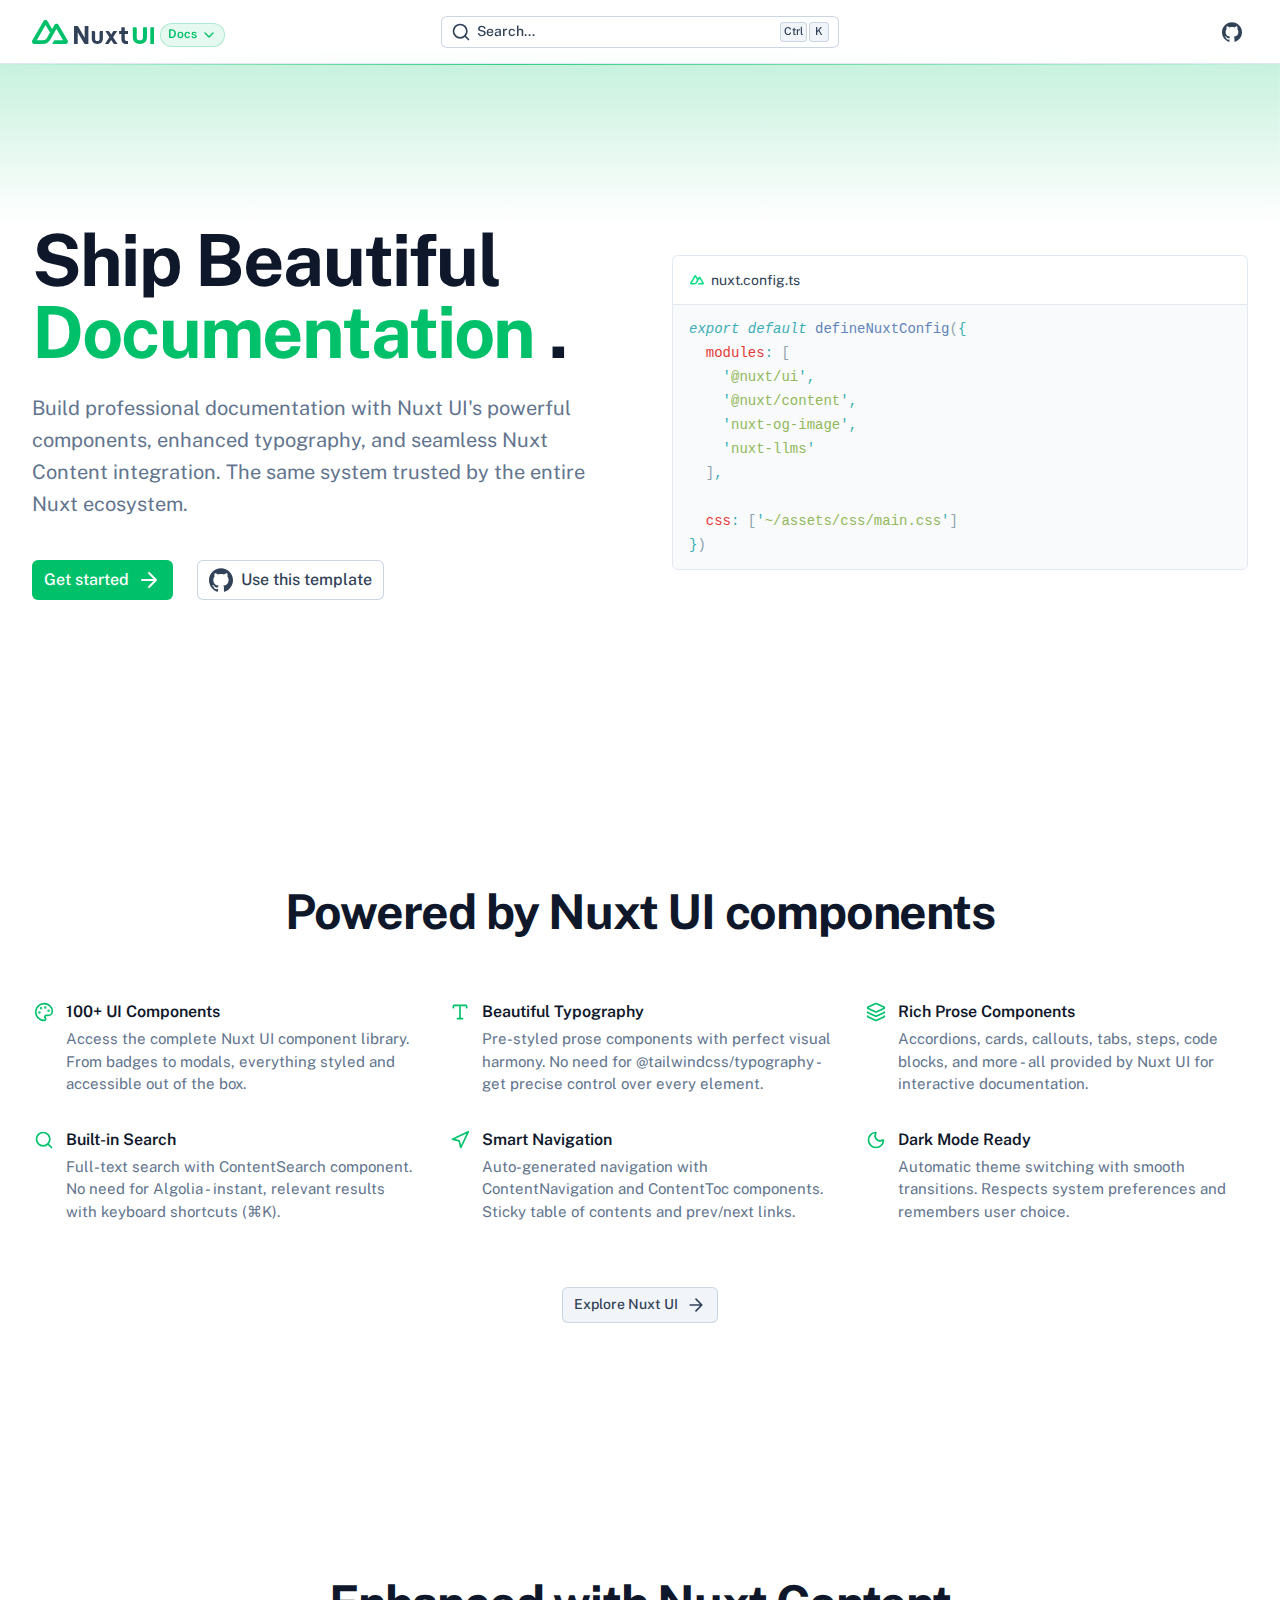
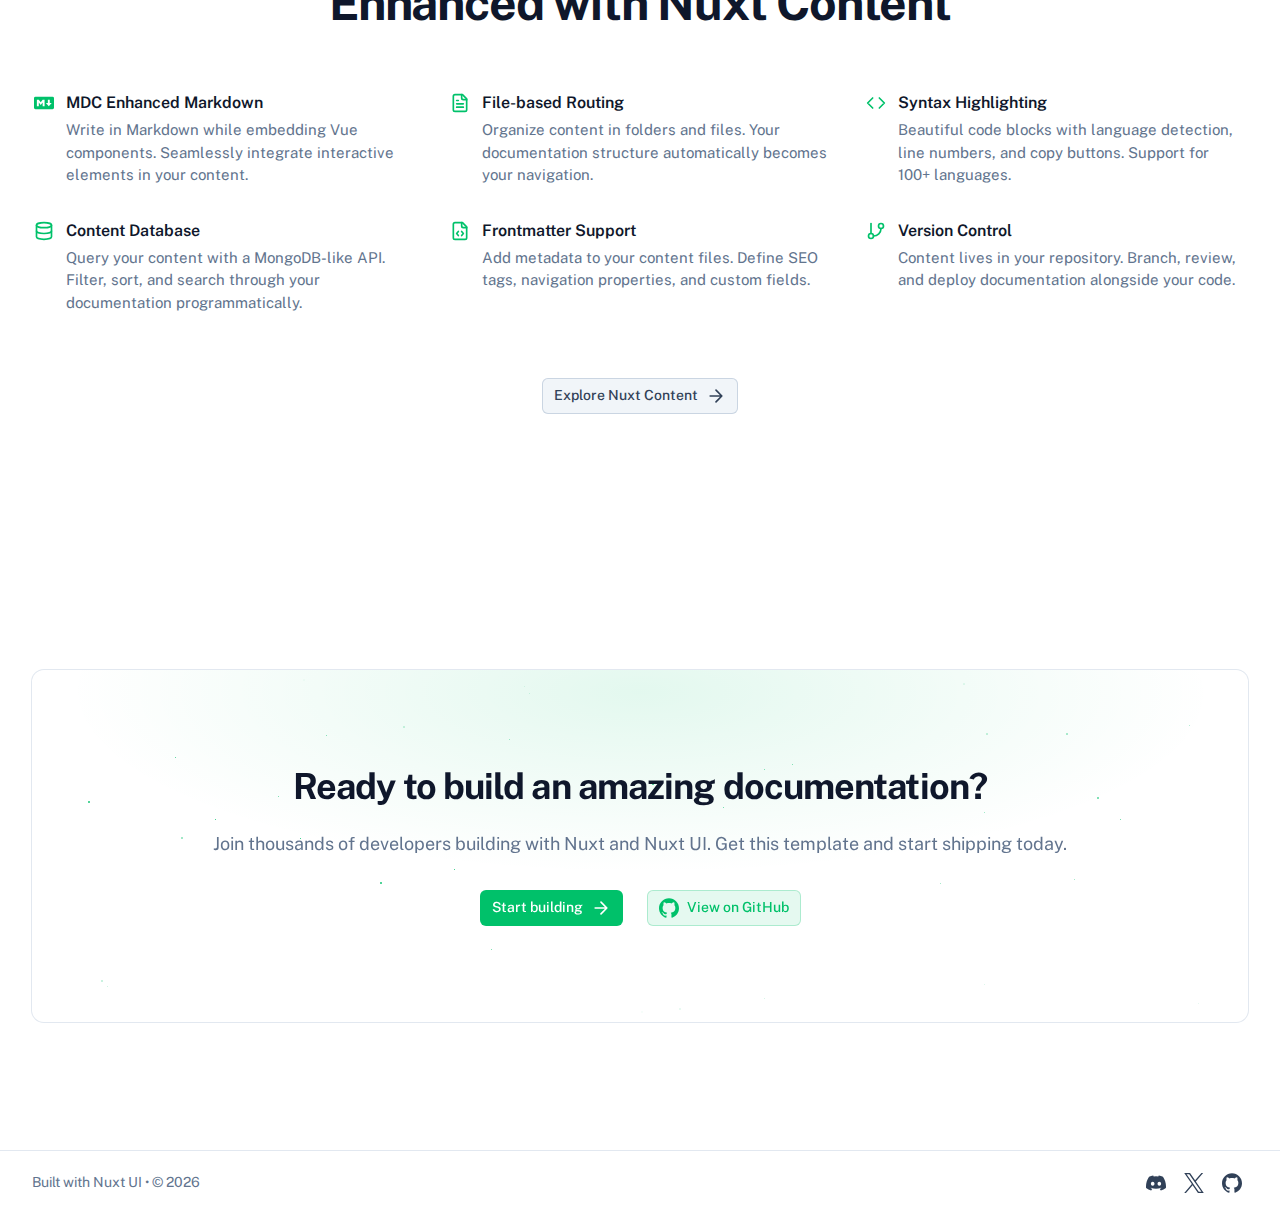
<file: index.html>
<!DOCTYPE html><html  lang="en"><head><meta charset="utf-8"><meta name="viewport" content="width=device-width, initial-scale=1"><style id="nuxt-ui-colors">@layer base {
  :root {
  --ui-color-primary-50: var(--color-green-50, oklch(98.2% 0.018 155.826));
  --ui-color-primary-100: var(--color-green-100, oklch(96.2% 0.044 156.743));
  --ui-color-primary-200: var(--color-green-200, oklch(92.5% 0.084 155.995));
  --ui-color-primary-300: var(--color-green-300, oklch(87.1% 0.15 154.449));
  --ui-color-primary-400: var(--color-green-400, oklch(79.2% 0.209 151.711));
  --ui-color-primary-500: var(--color-green-500, oklch(72.3% 0.219 149.579));
  --ui-color-primary-600: var(--color-green-600, oklch(62.7% 0.194 149.214));
  --ui-color-primary-700: var(--color-green-700, oklch(52.7% 0.154 150.069));
  --ui-color-primary-800: var(--color-green-800, oklch(44.8% 0.119 151.328));
  --ui-color-primary-900: var(--color-green-900, oklch(39.3% 0.095 152.535));
  --ui-color-primary-950: var(--color-green-950, oklch(26.6% 0.065 152.934));
  --ui-color-secondary-50: var(--color-blue-50, oklch(97% 0.014 254.604));
  --ui-color-secondary-100: var(--color-blue-100, oklch(93.2% 0.032 255.585));
  --ui-color-secondary-200: var(--color-blue-200, oklch(88.2% 0.059 254.128));
  --ui-color-secondary-300: var(--color-blue-300, oklch(80.9% 0.105 251.813));
  --ui-color-secondary-400: var(--color-blue-400, oklch(70.7% 0.165 254.624));
  --ui-color-secondary-500: var(--color-blue-500, oklch(62.3% 0.214 259.815));
  --ui-color-secondary-600: var(--color-blue-600, oklch(54.6% 0.245 262.881));
  --ui-color-secondary-700: var(--color-blue-700, oklch(48.8% 0.243 264.376));
  --ui-color-secondary-800: var(--color-blue-800, oklch(42.4% 0.199 265.638));
  --ui-color-secondary-900: var(--color-blue-900, oklch(37.9% 0.146 265.522));
  --ui-color-secondary-950: var(--color-blue-950, oklch(28.2% 0.091 267.935));
  --ui-color-success-50: var(--color-green-50, oklch(98.2% 0.018 155.826));
  --ui-color-success-100: var(--color-green-100, oklch(96.2% 0.044 156.743));
  --ui-color-success-200: var(--color-green-200, oklch(92.5% 0.084 155.995));
  --ui-color-success-300: var(--color-green-300, oklch(87.1% 0.15 154.449));
  --ui-color-success-400: var(--color-green-400, oklch(79.2% 0.209 151.711));
  --ui-color-success-500: var(--color-green-500, oklch(72.3% 0.219 149.579));
  --ui-color-success-600: var(--color-green-600, oklch(62.7% 0.194 149.214));
  --ui-color-success-700: var(--color-green-700, oklch(52.7% 0.154 150.069));
  --ui-color-success-800: var(--color-green-800, oklch(44.8% 0.119 151.328));
  --ui-color-success-900: var(--color-green-900, oklch(39.3% 0.095 152.535));
  --ui-color-success-950: var(--color-green-950, oklch(26.6% 0.065 152.934));
  --ui-color-info-50: var(--color-blue-50, oklch(97% 0.014 254.604));
  --ui-color-info-100: var(--color-blue-100, oklch(93.2% 0.032 255.585));
  --ui-color-info-200: var(--color-blue-200, oklch(88.2% 0.059 254.128));
  --ui-color-info-300: var(--color-blue-300, oklch(80.9% 0.105 251.813));
  --ui-color-info-400: var(--color-blue-400, oklch(70.7% 0.165 254.624));
  --ui-color-info-500: var(--color-blue-500, oklch(62.3% 0.214 259.815));
  --ui-color-info-600: var(--color-blue-600, oklch(54.6% 0.245 262.881));
  --ui-color-info-700: var(--color-blue-700, oklch(48.8% 0.243 264.376));
  --ui-color-info-800: var(--color-blue-800, oklch(42.4% 0.199 265.638));
  --ui-color-info-900: var(--color-blue-900, oklch(37.9% 0.146 265.522));
  --ui-color-info-950: var(--color-blue-950, oklch(28.2% 0.091 267.935));
  --ui-color-warning-50: var(--color-yellow-50, oklch(98.7% 0.026 102.212));
  --ui-color-warning-100: var(--color-yellow-100, oklch(97.3% 0.071 103.193));
  --ui-color-warning-200: var(--color-yellow-200, oklch(94.5% 0.129 101.54));
  --ui-color-warning-300: var(--color-yellow-300, oklch(90.5% 0.182 98.111));
  --ui-color-warning-400: var(--color-yellow-400, oklch(85.2% 0.199 91.936));
  --ui-color-warning-500: var(--color-yellow-500, oklch(79.5% 0.184 86.047));
  --ui-color-warning-600: var(--color-yellow-600, oklch(68.1% 0.162 75.834));
  --ui-color-warning-700: var(--color-yellow-700, oklch(55.4% 0.135 66.442));
  --ui-color-warning-800: var(--color-yellow-800, oklch(47.6% 0.114 61.907));
  --ui-color-warning-900: var(--color-yellow-900, oklch(42.1% 0.095 57.708));
  --ui-color-warning-950: var(--color-yellow-950, oklch(28.6% 0.066 53.813));
  --ui-color-error-50: var(--color-red-50, oklch(97.1% 0.013 17.38));
  --ui-color-error-100: var(--color-red-100, oklch(93.6% 0.032 17.717));
  --ui-color-error-200: var(--color-red-200, oklch(88.5% 0.062 18.334));
  --ui-color-error-300: var(--color-red-300, oklch(80.8% 0.114 19.571));
  --ui-color-error-400: var(--color-red-400, oklch(70.4% 0.191 22.216));
  --ui-color-error-500: var(--color-red-500, oklch(63.7% 0.237 25.331));
  --ui-color-error-600: var(--color-red-600, oklch(57.7% 0.245 27.325));
  --ui-color-error-700: var(--color-red-700, oklch(50.5% 0.213 27.518));
  --ui-color-error-800: var(--color-red-800, oklch(44.4% 0.177 26.899));
  --ui-color-error-900: var(--color-red-900, oklch(39.6% 0.141 25.723));
  --ui-color-error-950: var(--color-red-950, oklch(25.8% 0.092 26.042));
  --ui-color-neutral-50: var(--color-slate-50, oklch(98.4% 0.003 247.858));
  --ui-color-neutral-100: var(--color-slate-100, oklch(96.8% 0.007 247.896));
  --ui-color-neutral-200: var(--color-slate-200, oklch(92.9% 0.013 255.508));
  --ui-color-neutral-300: var(--color-slate-300, oklch(86.9% 0.022 252.894));
  --ui-color-neutral-400: var(--color-slate-400, oklch(70.4% 0.04 256.788));
  --ui-color-neutral-500: var(--color-slate-500, oklch(55.4% 0.046 257.417));
  --ui-color-neutral-600: var(--color-slate-600, oklch(44.6% 0.043 257.281));
  --ui-color-neutral-700: var(--color-slate-700, oklch(37.2% 0.044 257.287));
  --ui-color-neutral-800: var(--color-slate-800, oklch(27.9% 0.041 260.031));
  --ui-color-neutral-900: var(--color-slate-900, oklch(20.8% 0.042 265.755));
  --ui-color-neutral-950: var(--color-slate-950, oklch(12.9% 0.042 264.695));
  }
  :root, .light {
  --ui-primary: var(--ui-color-primary-500);
  --ui-secondary: var(--ui-color-secondary-500);
  --ui-success: var(--ui-color-success-500);
  --ui-info: var(--ui-color-info-500);
  --ui-warning: var(--ui-color-warning-500);
  --ui-error: var(--ui-color-error-500);
  }
  .dark {
  --ui-primary: var(--ui-color-primary-400);
  --ui-secondary: var(--ui-color-secondary-400);
  --ui-success: var(--ui-color-success-400);
  --ui-info: var(--ui-color-info-400);
  --ui-warning: var(--ui-color-warning-400);
  --ui-error: var(--ui-color-error-400);
  }
}</style><script type="importmap">{"imports":{"#entry":"/_nuxt/BDH_oXJ_.js"}}</script><title>Nuxt Docs Template</title><style>/*! tailwindcss v4.1.14 | MIT License | https://tailwindcss.com */.shiki span.line{display:block}.shiki span.line.highlight{background-color:var(--ui-bg-accented);margin:0 -16px;padding:0 16px}@supports (color:color-mix(in lab,red,red)){.shiki span.line.highlight{background-color:color-mix(in oklab,var(--ui-bg-accented)50%,transparent)}}</style><style>.stars[data-v-3111de60]{left:50%;-webkit-mask-image:linear-gradient(180deg,hsla(0,0%,85%,0),hsla(0,0%,85%,.8) 25%,#d9d9d9 50%,hsla(0,0%,85%,.8) 75%,hsla(0,0%,85%,0));mask-image:linear-gradient(180deg,#d9d9d900,#d9d9d9cc 25%,#d9d9d9,#d9d9d9cc 75%,#d9d9d900);-webkit-mask-size:cover;mask-size:cover;transform:translate(-50%)}.star-layer[data-v-3111de60]{animation:risingStarsAnimation-3111de60 linear infinite;animation-duration:var(--star-duration);will-change:transform}@keyframes risingStarsAnimation-3111de60{0%{transform:translateY(0)}to{transform:translateY(-2000px)}}</style><link rel="stylesheet" href="/_nuxt/entry.DQVlBv06.css" crossorigin><style>@layer components {:where(.i-lucide\:arrow-right){display:inline-block;width:1em;height:1em;background-color:currentColor;-webkit-mask-image:var(--svg);mask-image:var(--svg);-webkit-mask-repeat:no-repeat;mask-repeat:no-repeat;-webkit-mask-size:100% 100%;mask-size:100% 100%;--svg:url("data:image/svg+xml,%3Csvg xmlns='http://www.w3.org/2000/svg' viewBox='0 0 24 24' width='24' height='24'%3E%3Cpath fill='none' stroke='black' stroke-linecap='round' stroke-linejoin='round' stroke-width='2' d='M5 12h14m-7-7l7 7l-7 7'/%3E%3C/svg%3E")}:where(.i-lucide\:chevron-down){display:inline-block;width:1em;height:1em;background-color:currentColor;-webkit-mask-image:var(--svg);mask-image:var(--svg);-webkit-mask-repeat:no-repeat;mask-repeat:no-repeat;-webkit-mask-size:100% 100%;mask-size:100% 100%;--svg:url("data:image/svg+xml,%3Csvg xmlns='http://www.w3.org/2000/svg' viewBox='0 0 24 24' width='24' height='24'%3E%3Cpath fill='none' stroke='black' stroke-linecap='round' stroke-linejoin='round' stroke-width='2' d='m6 9l6 6l6-6'/%3E%3C/svg%3E")}:where(.i-lucide\:code){display:inline-block;width:1em;height:1em;background-color:currentColor;-webkit-mask-image:var(--svg);mask-image:var(--svg);-webkit-mask-repeat:no-repeat;mask-repeat:no-repeat;-webkit-mask-size:100% 100%;mask-size:100% 100%;--svg:url("data:image/svg+xml,%3Csvg xmlns='http://www.w3.org/2000/svg' viewBox='0 0 24 24' width='24' height='24'%3E%3Cpath fill='none' stroke='black' stroke-linecap='round' stroke-linejoin='round' stroke-width='2' d='m16 18l6-6l-6-6M8 6l-6 6l6 6'/%3E%3C/svg%3E")}:where(.i-lucide\:copy){display:inline-block;width:1em;height:1em;background-color:currentColor;-webkit-mask-image:var(--svg);mask-image:var(--svg);-webkit-mask-repeat:no-repeat;mask-repeat:no-repeat;-webkit-mask-size:100% 100%;mask-size:100% 100%;--svg:url("data:image/svg+xml,%3Csvg xmlns='http://www.w3.org/2000/svg' viewBox='0 0 24 24' width='24' height='24'%3E%3Cg fill='none' stroke='black' stroke-linecap='round' stroke-linejoin='round' stroke-width='2'%3E%3Crect width='14' height='14' x='8' y='8' rx='2' ry='2'/%3E%3Cpath d='M4 16c-1.1 0-2-.9-2-2V4c0-1.1.9-2 2-2h10c1.1 0 2 .9 2 2'/%3E%3C/g%3E%3C/svg%3E")}:where(.i-lucide\:database){display:inline-block;width:1em;height:1em;background-color:currentColor;-webkit-mask-image:var(--svg);mask-image:var(--svg);-webkit-mask-repeat:no-repeat;mask-repeat:no-repeat;-webkit-mask-size:100% 100%;mask-size:100% 100%;--svg:url("data:image/svg+xml,%3Csvg xmlns='http://www.w3.org/2000/svg' viewBox='0 0 24 24' width='24' height='24'%3E%3Cg fill='none' stroke='black' stroke-linecap='round' stroke-linejoin='round' stroke-width='2'%3E%3Cellipse cx='12' cy='5' rx='9' ry='3'/%3E%3Cpath d='M3 5v14a9 3 0 0 0 18 0V5'/%3E%3Cpath d='M3 12a9 3 0 0 0 18 0'/%3E%3C/g%3E%3C/svg%3E")}:where(.i-lucide\:file-code){display:inline-block;width:1em;height:1em;background-color:currentColor;-webkit-mask-image:var(--svg);mask-image:var(--svg);-webkit-mask-repeat:no-repeat;mask-repeat:no-repeat;-webkit-mask-size:100% 100%;mask-size:100% 100%;--svg:url("data:image/svg+xml,%3Csvg xmlns='http://www.w3.org/2000/svg' viewBox='0 0 24 24' width='24' height='24'%3E%3Cg fill='none' stroke='black' stroke-linecap='round' stroke-linejoin='round' stroke-width='2'%3E%3Cpath d='M10 12.5L8 15l2 2.5m4-5l2 2.5l-2 2.5M14 2v4a2 2 0 0 0 2 2h4'/%3E%3Cpath d='M15 2H6a2 2 0 0 0-2 2v16a2 2 0 0 0 2 2h12a2 2 0 0 0 2-2V7z'/%3E%3C/g%3E%3C/svg%3E")}:where(.i-lucide\:file-text){display:inline-block;width:1em;height:1em;background-color:currentColor;-webkit-mask-image:var(--svg);mask-image:var(--svg);-webkit-mask-repeat:no-repeat;mask-repeat:no-repeat;-webkit-mask-size:100% 100%;mask-size:100% 100%;--svg:url("data:image/svg+xml,%3Csvg xmlns='http://www.w3.org/2000/svg' viewBox='0 0 24 24' width='24' height='24'%3E%3Cg fill='none' stroke='black' stroke-linecap='round' stroke-linejoin='round' stroke-width='2'%3E%3Cpath d='M15 2H6a2 2 0 0 0-2 2v16a2 2 0 0 0 2 2h12a2 2 0 0 0 2-2V7Z'/%3E%3Cpath d='M14 2v4a2 2 0 0 0 2 2h4M10 9H8m8 4H8m8 4H8'/%3E%3C/g%3E%3C/svg%3E")}:where(.i-lucide\:git-branch){display:inline-block;width:1em;height:1em;background-color:currentColor;-webkit-mask-image:var(--svg);mask-image:var(--svg);-webkit-mask-repeat:no-repeat;mask-repeat:no-repeat;-webkit-mask-size:100% 100%;mask-size:100% 100%;--svg:url("data:image/svg+xml,%3Csvg xmlns='http://www.w3.org/2000/svg' viewBox='0 0 24 24' width='24' height='24'%3E%3Cg fill='none' stroke='black' stroke-linecap='round' stroke-linejoin='round' stroke-width='2'%3E%3Cpath d='M6 3v12'/%3E%3Ccircle cx='18' cy='6' r='3'/%3E%3Ccircle cx='6' cy='18' r='3'/%3E%3Cpath d='M18 9a9 9 0 0 1-9 9'/%3E%3C/g%3E%3C/svg%3E")}:where(.i-lucide\:layers){display:inline-block;width:1em;height:1em;background-color:currentColor;-webkit-mask-image:var(--svg);mask-image:var(--svg);-webkit-mask-repeat:no-repeat;mask-repeat:no-repeat;-webkit-mask-size:100% 100%;mask-size:100% 100%;--svg:url("data:image/svg+xml,%3Csvg xmlns='http://www.w3.org/2000/svg' viewBox='0 0 24 24' width='24' height='24'%3E%3Cg fill='none' stroke='black' stroke-linecap='round' stroke-linejoin='round' stroke-width='2'%3E%3Cpath d='M12.83 2.18a2 2 0 0 0-1.66 0L2.6 6.08a1 1 0 0 0 0 1.83l8.58 3.91a2 2 0 0 0 1.66 0l8.58-3.9a1 1 0 0 0 0-1.83z'/%3E%3Cpath d='M2 12a1 1 0 0 0 .58.91l8.6 3.91a2 2 0 0 0 1.65 0l8.58-3.9A1 1 0 0 0 22 12'/%3E%3Cpath d='M2 17a1 1 0 0 0 .58.91l8.6 3.91a2 2 0 0 0 1.65 0l8.58-3.9A1 1 0 0 0 22 17'/%3E%3C/g%3E%3C/svg%3E")}:where(.i-lucide\:menu){display:inline-block;width:1em;height:1em;background-color:currentColor;-webkit-mask-image:var(--svg);mask-image:var(--svg);-webkit-mask-repeat:no-repeat;mask-repeat:no-repeat;-webkit-mask-size:100% 100%;mask-size:100% 100%;--svg:url("data:image/svg+xml,%3Csvg xmlns='http://www.w3.org/2000/svg' viewBox='0 0 24 24' width='24' height='24'%3E%3Cpath fill='none' stroke='black' stroke-linecap='round' stroke-linejoin='round' stroke-width='2' d='M4 5h16M4 12h16M4 19h16'/%3E%3C/svg%3E")}:where(.i-lucide\:moon){display:inline-block;width:1em;height:1em;background-color:currentColor;-webkit-mask-image:var(--svg);mask-image:var(--svg);-webkit-mask-repeat:no-repeat;mask-repeat:no-repeat;-webkit-mask-size:100% 100%;mask-size:100% 100%;--svg:url("data:image/svg+xml,%3Csvg xmlns='http://www.w3.org/2000/svg' viewBox='0 0 24 24' width='24' height='24'%3E%3Cpath fill='none' stroke='black' stroke-linecap='round' stroke-linejoin='round' stroke-width='2' d='M20.985 12.486a9 9 0 1 1-9.473-9.472c.405-.022.617.46.402.803a6 6 0 0 0 8.268 8.268c.344-.215.825-.004.803.401'/%3E%3C/svg%3E")}:where(.i-lucide\:navigation){display:inline-block;width:1em;height:1em;background-color:currentColor;-webkit-mask-image:var(--svg);mask-image:var(--svg);-webkit-mask-repeat:no-repeat;mask-repeat:no-repeat;-webkit-mask-size:100% 100%;mask-size:100% 100%;--svg:url("data:image/svg+xml,%3Csvg xmlns='http://www.w3.org/2000/svg' viewBox='0 0 24 24' width='24' height='24'%3E%3Cpath fill='none' stroke='black' stroke-linecap='round' stroke-linejoin='round' stroke-width='2' d='m3 11l19-9l-9 19l-2-8z'/%3E%3C/svg%3E")}:where(.i-lucide\:palette){display:inline-block;width:1em;height:1em;background-color:currentColor;-webkit-mask-image:var(--svg);mask-image:var(--svg);-webkit-mask-repeat:no-repeat;mask-repeat:no-repeat;-webkit-mask-size:100% 100%;mask-size:100% 100%;--svg:url("data:image/svg+xml,%3Csvg xmlns='http://www.w3.org/2000/svg' viewBox='0 0 24 24' width='24' height='24'%3E%3Cg fill='none' stroke='black' stroke-linecap='round' stroke-linejoin='round' stroke-width='2'%3E%3Cpath d='M12 22a1 1 0 0 1 0-20a10 9 0 0 1 10 9a5 5 0 0 1-5 5h-2.25a1.75 1.75 0 0 0-1.4 2.8l.3.4a1.75 1.75 0 0 1-1.4 2.8z'/%3E%3Ccircle cx='13.5' cy='6.5' r='.5' fill='black'/%3E%3Ccircle cx='17.5' cy='10.5' r='.5' fill='black'/%3E%3Ccircle cx='6.5' cy='12.5' r='.5' fill='black'/%3E%3Ccircle cx='8.5' cy='7.5' r='.5' fill='black'/%3E%3C/g%3E%3C/svg%3E")}:where(.i-lucide\:search){display:inline-block;width:1em;height:1em;background-color:currentColor;-webkit-mask-image:var(--svg);mask-image:var(--svg);-webkit-mask-repeat:no-repeat;mask-repeat:no-repeat;-webkit-mask-size:100% 100%;mask-size:100% 100%;--svg:url("data:image/svg+xml,%3Csvg xmlns='http://www.w3.org/2000/svg' viewBox='0 0 24 24' width='24' height='24'%3E%3Cg fill='none' stroke='black' stroke-linecap='round' stroke-linejoin='round' stroke-width='2'%3E%3Cpath d='m21 21l-4.34-4.34'/%3E%3Ccircle cx='11' cy='11' r='8'/%3E%3C/g%3E%3C/svg%3E")}:where(.i-lucide\:type){display:inline-block;width:1em;height:1em;background-color:currentColor;-webkit-mask-image:var(--svg);mask-image:var(--svg);-webkit-mask-repeat:no-repeat;mask-repeat:no-repeat;-webkit-mask-size:100% 100%;mask-size:100% 100%;--svg:url("data:image/svg+xml,%3Csvg xmlns='http://www.w3.org/2000/svg' viewBox='0 0 24 24' width='24' height='24'%3E%3Cpath fill='none' stroke='black' stroke-linecap='round' stroke-linejoin='round' stroke-width='2' d='M12 4v16M4 7V5a1 1 0 0 1 1-1h14a1 1 0 0 1 1 1v2M9 20h6'/%3E%3C/svg%3E")}:where(.i-simple-icons\:discord){display:inline-block;width:1em;height:1em;background-color:currentColor;-webkit-mask-image:var(--svg);mask-image:var(--svg);-webkit-mask-repeat:no-repeat;mask-repeat:no-repeat;-webkit-mask-size:100% 100%;mask-size:100% 100%;--svg:url("data:image/svg+xml,%3Csvg xmlns='http://www.w3.org/2000/svg' viewBox='0 0 24 24' width='24' height='24'%3E%3Cpath fill='black' d='M20.317 4.37a19.8 19.8 0 0 0-4.885-1.515a.074.074 0 0 0-.079.037c-.21.375-.444.864-.608 1.25a18.3 18.3 0 0 0-5.487 0a13 13 0 0 0-.617-1.25a.08.08 0 0 0-.079-.037A19.7 19.7 0 0 0 3.677 4.37a.1.1 0 0 0-.032.027C.533 9.046-.32 13.58.099 18.057a.08.08 0 0 0 .031.057a19.9 19.9 0 0 0 5.993 3.03a.08.08 0 0 0 .084-.028a14 14 0 0 0 1.226-1.994a.076.076 0 0 0-.041-.106a13 13 0 0 1-1.872-.892a.077.077 0 0 1-.008-.128a10 10 0 0 0 .372-.292a.07.07 0 0 1 .077-.01c3.928 1.793 8.18 1.793 12.062 0a.07.07 0 0 1 .078.01q.181.149.373.292a.077.077 0 0 1-.006.127a12.3 12.3 0 0 1-1.873.892a.077.077 0 0 0-.041.107c.36.698.772 1.362 1.225 1.993a.08.08 0 0 0 .084.028a19.8 19.8 0 0 0 6.002-3.03a.08.08 0 0 0 .032-.054c.5-5.177-.838-9.674-3.549-13.66a.06.06 0 0 0-.031-.03M8.02 15.33c-1.182 0-2.157-1.085-2.157-2.419c0-1.333.956-2.419 2.157-2.419c1.21 0 2.176 1.096 2.157 2.42c0 1.333-.956 2.418-2.157 2.418m7.975 0c-1.183 0-2.157-1.085-2.157-2.419c0-1.333.955-2.419 2.157-2.419c1.21 0 2.176 1.096 2.157 2.42c0 1.333-.946 2.418-2.157 2.418'/%3E%3C/svg%3E")}:where(.i-simple-icons\:github){display:inline-block;width:1em;height:1em;background-color:currentColor;-webkit-mask-image:var(--svg);mask-image:var(--svg);-webkit-mask-repeat:no-repeat;mask-repeat:no-repeat;-webkit-mask-size:100% 100%;mask-size:100% 100%;--svg:url("data:image/svg+xml,%3Csvg xmlns='http://www.w3.org/2000/svg' viewBox='0 0 24 24' width='24' height='24'%3E%3Cpath fill='black' d='M12 .297c-6.63 0-12 5.373-12 12c0 5.303 3.438 9.8 8.205 11.385c.6.113.82-.258.82-.577c0-.285-.01-1.04-.015-2.04c-3.338.724-4.042-1.61-4.042-1.61C4.422 18.07 3.633 17.7 3.633 17.7c-1.087-.744.084-.729.084-.729c1.205.084 1.838 1.236 1.838 1.236c1.07 1.835 2.809 1.305 3.495.998c.108-.776.417-1.305.76-1.605c-2.665-.3-5.466-1.332-5.466-5.93c0-1.31.465-2.38 1.235-3.22c-.135-.303-.54-1.523.105-3.176c0 0 1.005-.322 3.3 1.23c.96-.267 1.98-.399 3-.405c1.02.006 2.04.138 3 .405c2.28-1.552 3.285-1.23 3.285-1.23c.645 1.653.24 2.873.12 3.176c.765.84 1.23 1.91 1.23 3.22c0 4.61-2.805 5.625-5.475 5.92c.42.36.81 1.096.81 2.22c0 1.606-.015 2.896-.015 3.286c0 .315.21.69.825.57C20.565 22.092 24 17.592 24 12.297c0-6.627-5.373-12-12-12'/%3E%3C/svg%3E")}:where(.i-simple-icons\:markdown){display:inline-block;width:1em;height:1em;background-color:currentColor;-webkit-mask-image:var(--svg);mask-image:var(--svg);-webkit-mask-repeat:no-repeat;mask-repeat:no-repeat;-webkit-mask-size:100% 100%;mask-size:100% 100%;--svg:url("data:image/svg+xml,%3Csvg xmlns='http://www.w3.org/2000/svg' viewBox='0 0 24 24' width='24' height='24'%3E%3Cpath fill='black' d='M22.27 19.385H1.73A1.73 1.73 0 0 1 0 17.655V6.345a1.73 1.73 0 0 1 1.73-1.73h20.54A1.73 1.73 0 0 1 24 6.345v11.308a1.73 1.73 0 0 1-1.73 1.731zM5.769 15.923v-4.5l2.308 2.885l2.307-2.885v4.5h2.308V8.078h-2.308l-2.307 2.885l-2.308-2.885H3.46v7.847zM21.232 12h-2.309V8.077h-2.307V12h-2.308l3.461 4.039z'/%3E%3C/svg%3E")}:where(.i-simple-icons\:x){display:inline-block;width:1em;height:1em;background-color:currentColor;-webkit-mask-image:var(--svg);mask-image:var(--svg);-webkit-mask-repeat:no-repeat;mask-repeat:no-repeat;-webkit-mask-size:100% 100%;mask-size:100% 100%;--svg:url("data:image/svg+xml,%3Csvg xmlns='http://www.w3.org/2000/svg' viewBox='0 0 24 24' width='24' height='24'%3E%3Cpath fill='black' d='M14.234 10.162L22.977 0h-2.072l-7.591 8.824L7.251 0H.258l9.168 13.343L.258 24H2.33l8.016-9.318L16.749 24h6.993zm-2.837 3.299l-.929-1.329L3.076 1.56h3.182l5.965 8.532l.929 1.329l7.754 11.09h-3.182z'/%3E%3C/svg%3E")}:where(.i-vscode-icons\:file-type-nuxt){display:inline-block;width:1em;height:1em;background-repeat:no-repeat;background-size:100% 100%;background-image:url("data:image/svg+xml,%3Csvg xmlns='http://www.w3.org/2000/svg' viewBox='0 0 32 32' width='32' height='32'%3E%3Cpath fill='%2300DC82' d='M17.708 25h10.409c.33 0 .655-.088.942-.254a1.9 1.9 0 0 0 .689-.696a1.91 1.91 0 0 0 0-1.9L22.756 9.936a1.87 1.87 0 0 0-3.261 0l-1.788 3.125l-3.494-6.111a1.871 1.871 0 0 0-3.262 0l-8.7 15.2a1.91 1.91 0 0 0 .69 2.595c.286.167.61.255.941.255h6.534c2.589 0 4.498-1.147 5.811-3.385l3.19-5.572l1.708-2.982l5.127 8.957h-6.835zm-7.398-2.985l-4.56-.001l6.836-11.942l3.41 5.97l-2.283 3.992c-.873 1.452-1.864 1.981-3.403 1.981'/%3E%3C/svg%3E")}}</style><link rel="preload" as="fetch" crossorigin="anonymous" href="/_payload.json?c9400c42-44fa-4945-a873-ec0c16d60420"><link rel="modulepreload" as="script" crossorigin href="/_nuxt/BDH_oXJ_.js"><link rel="modulepreload" as="script" crossorigin href="/_nuxt/BmV-mo94.js"><link rel="modulepreload" as="script" crossorigin href="/_nuxt/BkANNYy_.js"><link rel="modulepreload" as="script" crossorigin href="/_nuxt/BN_7HF1G.js"><link rel="modulepreload" as="script" crossorigin href="/_nuxt/CzgjxMZR.js"><link rel="modulepreload" as="script" crossorigin href="/_nuxt/DWx6JHBB.js"><link rel="modulepreload" as="script" crossorigin href="/_nuxt/9toAk5aT.js"><link rel="modulepreload" as="script" crossorigin href="/_nuxt/Du62FfiF.js"><link rel="modulepreload" as="script" crossorigin href="/_nuxt/DvKH7vCf.js"><link rel="modulepreload" as="script" crossorigin href="/_nuxt/CFKO_jti.js"><link rel="modulepreload" as="script" crossorigin href="/_nuxt/CyIQzyEI.js"><link rel="modulepreload" as="script" crossorigin href="/_nuxt/ZDV9tkjM.js"><link rel="preload" as="fetch" fetchpriority="low" crossorigin="anonymous" href="/_nuxt/builds/meta/c9400c42-44fa-4945-a873-ec0c16d60420.json"><link rel="prefetch" as="style" crossorigin href="/_nuxt/index.C1qFlIse.css"><link rel="prefetch" as="script" crossorigin href="/_nuxt/BneTAbUM.js"><link rel="prefetch" as="script" crossorigin href="/_nuxt/81TucBUT.js"><link rel="prefetch" as="script" crossorigin href="/_nuxt/DT-U_-VL.js"><link rel="prefetch" as="script" crossorigin href="/_nuxt/C_gTWtfU.js"><link rel="prefetch" as="script" crossorigin href="/_nuxt/N26Zuyju.js"><link rel="prefetch" as="script" crossorigin href="/_nuxt/lDCt5PN4.js"><link rel="icon" href="/favicon.ico"><meta property="og:site_name" content="Nuxt Docs Template"><meta name="twitter:card" content="summary_large_image"><meta property="og:title" content="Nuxt Docs Template"><meta name="description" content="Create stunning, fast and SEO-optimized documentation sites with Nuxt UI."><meta property="og:description" content="Create stunning, fast and SEO-optimized documentation sites with Nuxt UI."><meta property="og:image" content="https://ui.nuxt.com/assets/templates/nuxt/docs-light.png"><meta name="twitter:image" content="https://ui.nuxt.com/assets/templates/nuxt/docs-light.png"><script type="module" src="/_nuxt/BDH_oXJ_.js" crossorigin></script><script>"use strict";(()=>{const t=window,e=document.documentElement,c=["dark","light"],n=getStorageValue("localStorage","nuxt-color-mode")||"system";let i=n==="system"?u():n;const r=e.getAttribute("data-color-mode-forced");r&&(i=r),l(i),t["__NUXT_COLOR_MODE__"]={preference:n,value:i,getColorScheme:u,addColorScheme:l,removeColorScheme:d};function l(o){const s=""+o+"",a="";e.classList?e.classList.add(s):e.className+=" "+s,a&&e.setAttribute("data-"+a,o)}function d(o){const s=""+o+"",a="";e.classList?e.classList.remove(s):e.className=e.className.replace(new RegExp(s,"g"),""),a&&e.removeAttribute("data-"+a)}function f(o){return t.matchMedia("(prefers-color-scheme"+o+")")}function u(){if(t.matchMedia&&f("").media!=="not all"){for(const o of c)if(f(":"+o).matches)return o}return"light"}})();function getStorageValue(t,e){switch(t){case"localStorage":return window.localStorage.getItem(e);case"sessionStorage":return window.sessionStorage.getItem(e);case"cookie":return getCookie(e);default:return null}}function getCookie(t){const c=("; "+window.document.cookie).split("; "+t+"=");if(c.length===2)return c.pop()?.split(";").shift()}</script></head><body><div id="__nuxt" class="isolate"><!--[--><!--[--><!--[--><!--[--><!--[--><div class="nuxt-loading-indicator" style="position:fixed;top:0;right:0;left:0;pointer-events:none;width:auto;height:3px;opacity:0;background:repeating-linear-gradient(to right,#00dc82 0%,#34cdfe 50%,#0047e1 100%);background-size:0% auto;transform:scaleX(0%);transform-origin:left;transition:transform 0.1s, height 0.4s, opacity 0.4s;z-index:999999;"></div><!--[--><!----><!----><!----><header class="bg-default/75 backdrop-blur border-b border-default h-(--ui-header-height) sticky top-0 z-50"><!--[--><!--]--><div class="w-full max-w-(--ui-container) mx-auto px-4 sm:px-6 lg:px-8 flex items-center justify-between gap-3 h-full"><!--[--><div class="lg:flex-1 flex items-center gap-1.5"><!----><!--[--><a aria-current="page" href="/" class="router-link-active router-link-exact-active"><svg width="1020" height="200" viewbox="0 0 1020 200" fill="none" xmlns="http://www.w3.org/2000/svg" class="w-auto h-6 shrink-0"><path d="M377 200C379.16 200 381 198.209 381 196V103C381 103 386 112 395 127L434 194C435.785 197.74 439.744 200 443 200H470V50H443C441.202 50 439 51.4941 439 54V148L421 116L385 55C383.248 51.8912 379.479 50 376 50H350V200H377Z" fill="currentColor"></path><path d="M726 92H739C742.314 92 745 89.3137 745 86V60H773V92H800V116H773V159C773 169.5 778.057 174 787 174H800V200H783C759.948 200 745 185.071 745 160V116H726V92Z" fill="currentColor"></path><path d="M591 92V154C591 168.004 585.742 179.809 578 188C570.258 196.191 559.566 200 545 200C530.434 200 518.742 196.191 511 188C503.389 179.809 498 168.004 498 154V92H514C517.412 92 520.769 92.622 523 95C525.231 97.2459 526 98.5652 526 102V154C526 162.059 526.457 167.037 530 171C533.543 174.831 537.914 176 545 176C552.217 176 555.457 174.831 559 171C562.543 167.037 563 162.059 563 154V102C563 98.5652 563.769 96.378 566 94C567.96 91.9107 570.028 91.9599 573 92C573.411 92.0055 574.586 92 575 92H591Z" fill="currentColor"></path><path d="M676 144L710 92H684C680.723 92 677.812 93.1758 676 96L660 120L645 97C643.188 94.1758 639.277 92 636 92H611L645 143L608 200H634C637.25 200 640.182 196.787 642 194L660 167L679 195C680.818 197.787 683.75 200 687 200H713L676 144Z" fill="currentColor"></path><path d="M168 200H279C282.542 200 285.932 198.756 289 197C292.068 195.244 295.23 193.041 297 190C298.77 186.959 300.002 183.51 300 179.999C299.998 176.488 298.773 173.04 297 170.001L222 41C220.23 37.96 218.067 35.7552 215 34C211.933 32.2448 207.542 31 204 31C200.458 31 197.067 32.2448 194 34C190.933 35.7552 188.77 37.96 187 41L168 74L130 9.99764C128.228 6.95784 126.068 3.75491 123 2C119.932 0.245087 116.542 0 113 0C109.458 0 106.068 0.245087 103 2C99.9323 3.75491 96.7717 6.95784 95 9.99764L2 170.001C0.226979 173.04 0.00154312 176.488 1.90993e-06 179.999C-0.0015393 183.51 0.229648 186.959 2 190C3.77035 193.04 6.93245 195.244 10 197C13.0675 198.756 16.4578 200 20 200H90C117.737 200 137.925 187.558 152 164L186 105L204 74L259 168H186L168 200ZM89 168H40L113 42L150 105L125.491 147.725C116.144 163.01 105.488 168 89 168Z" fill="var(--ui-primary)"></path><path d="M958 60.0001H938C933.524 60.0001 929.926 59.9395 927 63C924.074 65.8905 925 67.5792 925 72V141C925 151.372 923.648 156.899 919 162C914.352 166.931 908.468 169 899 169C889.705 169 882.648 166.931 878 162C873.352 156.899 873 151.372 873 141V72.0001C873 67.5793 872.926 65.8906 870 63.0001C867.074 59.9396 863.476 60.0001 859 60.0001H840V141C840 159.023 845.016 173.458 855 184C865.156 194.542 879.893 200 899 200C918.107 200 932.844 194.542 943 184C953.156 173.458 958 159.023 958 141V60.0001Z" fill="var(--ui-primary)"></path><path fill-rule="evenodd" clip-rule="evenodd" d="M1000 60.0233L1020 60V77L1020 128V156.007L1020 181L1020 189.004C1020 192.938 1019.98 194.429 1017 197.001C1014.02 199.725 1009.56 200 1005 200H986.001V181.006L986 130.012V70.0215C986 66.1576 986.016 64.5494 989 62.023C991.819 59.6358 995.437 60.0233 1000 60.0233Z" fill="var(--ui-primary)"></path></svg></a><!--[--><!--[--><!--[--><!--[--><!--[--><button type="button" id="reka-dropdown-menu-trigger-v-0-0" aria-haspopup="menu" aria-expanded="false" data-state="closed" class="inline-flex items-center disabled:cursor-not-allowed aria-disabled:cursor-not-allowed disabled:opacity-75 aria-disabled:opacity-75 transition-colors px-2 py-1 text-xs gap-1 text-primary ring ring-inset ring-primary/25 bg-primary/10 hover:bg-primary/15 active:bg-primary/15 disabled:bg-primary/10 aria-disabled:bg-primary/10 focus:outline-none focus-visible:ring-2 focus-visible:ring-primary -mb-[6px] font-semibold rounded-full truncate"><!--[--><!--[--><!----><!--]--><!--[--><span class="truncate">Docs</span><!--]--><!--[--><span class="iconify i-lucide:chevron-down shrink-0 size-4 transition-transform duration-200" aria-hidden="true" style=""></span><!--]--><!--]--></button><!--]--><!--]--><!--[--><!----><!--v-if--><!--]--><!--]--><!--]--><!--]--><!--]--></div><div class="hidden lg:flex flex-1"><!--[--><!--[--><!----><!--[--><!--[--><button type="button" class="rounded-md font-medium inline-flex items-center disabled:cursor-not-allowed aria-disabled:cursor-not-allowed disabled:opacity-75 aria-disabled:opacity-75 transition-colors px-2.5 py-1.5 text-sm gap-1.5 ring ring-inset ring-accented text-default bg-default hover:bg-elevated active:bg-elevated disabled:bg-default aria-disabled:bg-default focus:outline-none focus-visible:ring-2 focus-visible:ring-inverted w-full"><!--[--><!--[--><span class="iconify i-lucide:search shrink-0 size-5" aria-hidden="true" style=""></span><!--]--><!--[--><span class="truncate">Search…</span><!--]--><!--[--><div class="hidden lg:flex items-center gap-0.5 ms-auto"><!--[--><!--[--><kbd class="inline-flex items-center justify-center px-1 rounded-sm font-medium font-sans h-5 min-w-[20px] text-[11px] ring ring-inset ring-accented text-default bg-elevated"><!--[--> <!--]--></kbd><kbd class="inline-flex items-center justify-center px-1 rounded-sm font-medium font-sans h-5 min-w-[20px] text-[11px] ring ring-inset ring-accented text-default bg-elevated"><!--[-->K<!--]--></kbd><!--]--><!--]--></div><!--]--><!--]--></button><!--]--><!--]--><!--]--><!--]--></div><div class="flex items-center justify-end lg:flex-1 gap-1.5"><!--[--><!--[--><!----><!--[--><!--[--><button type="button" aria-label="Search…" class="rounded-md font-medium inline-flex items-center disabled:cursor-not-allowed aria-disabled:cursor-not-allowed disabled:opacity-75 aria-disabled:opacity-75 transition-colors text-sm gap-1.5 text-default hover:bg-elevated active:bg-elevated focus:outline-none focus-visible:bg-elevated hover:disabled:bg-transparent dark:hover:disabled:bg-transparent hover:aria-disabled:bg-transparent dark:hover:aria-disabled:bg-transparent p-1.5 lg:hidden"><!--[--><!--[--><span class="iconify i-lucide:search shrink-0 size-5" aria-hidden="true" style=""></span><!--]--><!--[--><!----><!--]--><!--[--><!----><!--]--><!--]--></button><!--]--><!--]--><!--]--><!--[--><!--[--><div class="size-8"></div><!--]--><!--]--><!--[--><!--[--><!--[--><a href="https://github.com/nuxt-ui-templates/docs" rel="noopener noreferrer" target="_blank" aria-label="GitHub" class="rounded-md font-medium inline-flex items-center disabled:cursor-not-allowed aria-disabled:cursor-not-allowed disabled:opacity-75 aria-disabled:opacity-75 transition-colors text-sm gap-1.5 text-default hover:bg-elevated active:bg-elevated focus:outline-none focus-visible:bg-elevated hover:disabled:bg-transparent dark:hover:disabled:bg-transparent hover:aria-disabled:bg-transparent dark:hover:aria-disabled:bg-transparent p-1.5"><!--[--><!--[--><span class="iconify i-simple-icons:github shrink-0 size-5" aria-hidden="true" style=""></span><!--]--><!--[--><!----><!--]--><!--[--><!----><!--]--><!--]--></a><!--]--><!--]--><!--]--><!--]--><!--[--><!--[--><!--[--><button type="button" aria-label="Open menu" class="rounded-md font-medium inline-flex items-center disabled:cursor-not-allowed aria-disabled:cursor-not-allowed disabled:opacity-75 aria-disabled:opacity-75 transition-colors text-sm gap-1.5 text-default hover:bg-elevated active:bg-elevated focus:outline-none focus-visible:bg-elevated hover:disabled:bg-transparent dark:hover:disabled:bg-transparent hover:aria-disabled:bg-transparent dark:hover:aria-disabled:bg-transparent p-1.5 lg:hidden -me-1.5"><!--[--><!--[--><span class="iconify i-lucide:menu shrink-0 size-5" aria-hidden="true" style=""></span><!--]--><!--[--><!----><!--]--><!--[--><!----><!--]--><!--]--></button><!--]--><!--]--><!--]--></div><!--]--></div><!--[--><!--]--></header><!--[--><!----><!--v-if--><!--]--><!--]--><main class="min-h-[calc(100vh-var(--ui-header-height))]"><!--[--><!--[--><div><div data-orientation="horizontal" class="relative isolate dark:bg-gradient-to-b from-neutral-900 to-neutral-950"><!--[--><div class="absolute w-full -top-px transition-all text-primary shrink-0 opacity-0 duration-1000"><svg viewBox="0 0 1440 181" fill="none" xmlns="http://www.w3.org/2000/svg" class="pointer-events-none"><mask id="path-1-inside-1_414_5526" fill="white"><path d="M0 0H1440V181H0V0Z"></path></mask><path d="M0 0H1440V181H0V0Z" fill="url(#paint0_linear_414_5526)" fill-opacity="0.22"></path><path d="M0 2H1440V-2H0V2Z" fill="url(#paint1_linear_414_5526)" mask="url(#path-1-inside-1_414_5526)"></path><defs><linearGradient id="paint0_linear_414_5526" x1="720" y1="0" x2="720" y2="181" gradientUnits="userSpaceOnUse"><stop stop-color="currentColor"></stop><stop offset="1" stop-color="currentColor" stop-opacity="0"></stop></linearGradient><linearGradient id="paint1_linear_414_5526" x1="0" y1="90.5" x2="1440" y2="90.5" gradientUnits="userSpaceOnUse"><stop stop-color="currentColor" stop-opacity="0"></stop><stop offset="0.395" stop-color="currentColor"></stop><stop offset="1" stop-color="currentColor" stop-opacity="0"></stop></linearGradient></defs></svg></div><!--]--><div class="w-full max-w-(--ui-container) mx-auto px-4 sm:px-6 lg:px-8 flex flex-col lg:grid py-24 sm:py-32 lg:py-40 gap-16 sm:gap-y-24 lg:grid-cols-2 lg:items-center"><!--[--><div class=""><div class=""><!--[--><!----><h1 class="text-5xl sm:text-7xl text-pretty tracking-tight font-bold text-highlighted"><!--[--><p>Ship Beautiful <span class="text-primary">Documentation</span>.</p><!--]--></h1><div class="text-lg sm:text-xl/8 text-muted text-pretty mt-6"><!--[--><p>Build professional documentation with Nuxt UI&#39;s powerful components, enhanced typography, and seamless Nuxt Content integration. The same system trusted by the entire <a href="https://nuxt.com" rel="nofollow">Nuxt ecosystem</a>.</p><!--]--></div><!--]--></div><!----><div class="mt-10"><!--[--><div class="flex flex-wrap gap-x-6 gap-y-3"><!--[--><!--[--><a href="/getting-started" class="rounded-md font-medium inline-flex items-center disabled:cursor-not-allowed aria-disabled:cursor-not-allowed disabled:opacity-75 aria-disabled:opacity-75 transition-colors px-3 py-2 text-base gap-2 text-inverted bg-primary hover:bg-primary/75 active:bg-primary/75 disabled:bg-primary aria-disabled:bg-primary focus-visible:outline-2 focus-visible:outline-offset-2 focus-visible:outline-primary"><!--[--><!--[--><!----><!--]--><!--[--><p>Get started</p><!--]--><!--[--><span class="iconify i-lucide:arrow-right shrink-0 size-6" aria-hidden="true" style=""></span><!--]--><!--]--></a><!--]--><!--[--><!--[--><a href="https://github.com/nuxt-ui-templates/docs" rel="noopener noreferrer" target="_blank" class="rounded-md font-medium inline-flex items-center disabled:cursor-not-allowed aria-disabled:cursor-not-allowed disabled:opacity-75 aria-disabled:opacity-75 transition-colors px-3 py-2 text-base gap-2 ring ring-inset ring-accented text-default bg-default hover:bg-elevated active:bg-elevated disabled:bg-default aria-disabled:bg-default focus:outline-none focus-visible:ring-2 focus-visible:ring-inverted"><!--[--><!--[--><span class="iconify i-simple-icons:github shrink-0 size-6" aria-hidden="true" style=""></span><!--]--><!--[--><p>Use this template</p><!--]--><!--[--><!----><!--]--><!--]--></a><!--]--><!--]--><!--]--></div><!--]--></div></div><!--[--><div class="relative group [&amp;&gt;pre]:rounded-t-none [&amp;&gt;pre]:my-0 my-5"><div class="flex items-center gap-1.5 border border-muted bg-default border-b-0 relative rounded-t-md px-4 py-3"><span class="iconify i-vscode-icons:file-type-nuxt size-4 shrink-0" aria-hidden="true" style=""></span><span class="text-default text-sm/6">nuxt.config.ts</span></div><!--[--><!--[--><button type="button" aria-label="Copy code to clipboard" tabindex="-1" class="rounded-md font-medium inline-flex items-center disabled:cursor-not-allowed aria-disabled:cursor-not-allowed disabled:opacity-75 aria-disabled:opacity-75 text-xs gap-1.5 ring ring-inset ring-accented text-default bg-default hover:bg-elevated active:bg-elevated disabled:bg-default aria-disabled:bg-default focus:outline-none focus-visible:ring-2 focus-visible:ring-inverted p-1.5 absolute top-[11px] right-[11px] lg:opacity-0 lg:group-hover:opacity-100 transition"><!--[--><!--[--><span class="iconify i-lucide:copy shrink-0 size-4" aria-hidden="true" style=""></span><!--]--><!--[--><!----><!--]--><!--[--><!----><!--]--><!--]--></button><!--]--><!--]--><pre class="group font-mono text-sm/6 border border-muted bg-muted rounded-md px-4 py-3 whitespace-pre-wrap break-words overflow-x-auto focus:outline-none"><!--[--><pre class="language-ts shiki shiki-themes material-theme-lighter material-theme material-theme-palenight" code="export default defineNuxtConfig({
  modules: [
    &#39;@nuxt/ui&#39;,
    &#39;@nuxt/content&#39;,
    &#39;nuxt-og-image&#39;,
    &#39;nuxt-llms&#39;
  ],

  css: [&#39;~/assets/css/main.css&#39;]
})
" filename="nuxt.config.ts" language="ts" meta style=""><code><span class="line" line="1"><span class="s7zQu">export</span><span class="s7zQu"> default</span><span class="s2Zo4"> defineNuxtConfig</span><span class="sTEyZ">(</span><span class="sMK4o">{
</span></span><span class="line" line="2"><span class="swJcz">  modules</span><span class="sMK4o">:</span><span class="sTEyZ"> [
</span></span><span class="line" line="3"><span class="sMK4o">    &#39;</span><span class="sfazB">@nuxt/ui</span><span class="sMK4o">&#39;</span><span class="sMK4o">,
</span></span><span class="line" line="4"><span class="sMK4o">    &#39;</span><span class="sfazB">@nuxt/content</span><span class="sMK4o">&#39;</span><span class="sMK4o">,
</span></span><span class="line" line="5"><span class="sMK4o">    &#39;</span><span class="sfazB">nuxt-og-image</span><span class="sMK4o">&#39;</span><span class="sMK4o">,
</span></span><span class="line" line="6"><span class="sMK4o">    &#39;</span><span class="sfazB">nuxt-llms</span><span class="sMK4o">&#39;
</span></span><span class="line" line="7"><span class="sTEyZ">  ]</span><span class="sMK4o">,
</span></span><span class="line" line="8"><span emptylineplaceholder="true">
</span></span><span class="line" line="9"><span class="swJcz">  css</span><span class="sMK4o">:</span><span class="sTEyZ"> [</span><span class="sMK4o">&#39;</span><span class="sfazB">~/assets/css/main.css</span><span class="sMK4o">&#39;</span><span class="sTEyZ">]
</span></span><span class="line" line="10"><span class="sMK4o">}</span><span class="sTEyZ">)
</span></span></code></pre><!--]--></pre></div><!--]--><!--]--></div><!--[--><!--]--></div><section data-orientation="vertical" class="relative isolate dark:bg-neutral-950"><!--[--><!--]--><div class="w-full max-w-(--ui-container) mx-auto px-4 sm:px-6 lg:px-8 flex flex-col lg:grid py-16 sm:py-24 lg:py-32 gap-8 sm:gap-16"><!--[--><div class=""><div class=""><!--[--><!----><!----><h2 class="text-3xl sm:text-4xl lg:text-5xl text-pretty tracking-tight font-bold text-highlighted text-center"><!--[--><p>Powered by Nuxt UI components</p><!--]--></h2><!----><!--]--></div><div class="mt-16"><!--[--><ul class="grid sm:grid-cols-2 lg:grid-cols-3 gap-8"><!--[--><div data-orientation="horizontal" class="relative flex items-start gap-2.5"><div class="inline-flex items-center justify-center p-0.5"><!--[--><span class="iconify i-lucide:palette size-5 shrink-0 text-primary" aria-hidden="true" style=""></span><!--]--></div><div class=""><!----><!--[--><div class="text-base text-pretty font-semibold text-highlighted"><!--[--><p>100+ UI Components</p><!--]--></div><div class="text-[15px] text-pretty text-muted mt-1"><!--[--><p>Access the complete Nuxt UI component library. From badges to modals, everything styled and accessible out of the box.</p><!--]--></div><!--]--></div></div><div data-orientation="horizontal" class="relative flex items-start gap-2.5"><div class="inline-flex items-center justify-center p-0.5"><!--[--><span class="iconify i-lucide:type size-5 shrink-0 text-primary" aria-hidden="true" style=""></span><!--]--></div><div class=""><!----><!--[--><div class="text-base text-pretty font-semibold text-highlighted"><!--[--><p>Beautiful Typography</p><!--]--></div><div class="text-[15px] text-pretty text-muted mt-1"><!--[--><p>Pre-styled prose components with perfect visual harmony. No need for @tailwindcss/typography - get precise control over every element.</p><!--]--></div><!--]--></div></div><div data-orientation="horizontal" class="relative flex items-start gap-2.5"><div class="inline-flex items-center justify-center p-0.5"><!--[--><span class="iconify i-lucide:layers size-5 shrink-0 text-primary" aria-hidden="true" style=""></span><!--]--></div><div class=""><!----><!--[--><div class="text-base text-pretty font-semibold text-highlighted"><!--[--><p>Rich Prose Components</p><!--]--></div><div class="text-[15px] text-pretty text-muted mt-1"><!--[--><p>Accordions, cards, callouts, tabs, steps, code blocks, and more - all provided by Nuxt UI for interactive documentation.</p><!--]--></div><!--]--></div></div><div data-orientation="horizontal" class="relative flex items-start gap-2.5"><div class="inline-flex items-center justify-center p-0.5"><!--[--><span class="iconify i-lucide:search size-5 shrink-0 text-primary" aria-hidden="true" style=""></span><!--]--></div><div class=""><!----><!--[--><div class="text-base text-pretty font-semibold text-highlighted"><!--[--><p>Built-in Search</p><!--]--></div><div class="text-[15px] text-pretty text-muted mt-1"><!--[--><p>Full-text search with ContentSearch component. No need for Algolia - instant, relevant results with keyboard shortcuts (⌘K).</p><!--]--></div><!--]--></div></div><div data-orientation="horizontal" class="relative flex items-start gap-2.5"><div class="inline-flex items-center justify-center p-0.5"><!--[--><span class="iconify i-lucide:navigation size-5 shrink-0 text-primary" aria-hidden="true" style=""></span><!--]--></div><div class=""><!----><!--[--><div class="text-base text-pretty font-semibold text-highlighted"><!--[--><p>Smart Navigation</p><!--]--></div><div class="text-[15px] text-pretty text-muted mt-1"><!--[--><p>Auto-generated navigation with ContentNavigation and ContentToc components. Sticky table of contents and prev/next links.</p><!--]--></div><!--]--></div></div><div data-orientation="horizontal" class="relative flex items-start gap-2.5"><div class="inline-flex items-center justify-center p-0.5"><!--[--><span class="iconify i-lucide:moon size-5 shrink-0 text-primary" aria-hidden="true" style=""></span><!--]--></div><div class=""><!----><!--[--><div class="text-base text-pretty font-semibold text-highlighted"><!--[--><p>Dark Mode Ready</p><!--]--></div><div class="text-[15px] text-pretty text-muted mt-1"><!--[--><p>Automatic theme switching with smooth transitions. Respects system preferences and remembers user choice.</p><!--]--></div><!--]--></div></div><!--]--></ul><!--]--></div><div class="mt-16"><!--[--><div class="flex flex-wrap gap-x-6 gap-y-3 justify-center"><!--[--><!--[--><!--[--><a href="https://ui.nuxt.com/docs/getting-started/installation/nuxt" rel="noopener noreferrer" target="_blank" class="rounded-md font-medium inline-flex items-center disabled:cursor-not-allowed aria-disabled:cursor-not-allowed disabled:opacity-75 aria-disabled:opacity-75 transition-colors px-3 py-2 text-sm gap-2 ring ring-inset ring-accented text-default bg-elevated hover:bg-accented/75 active:bg-accented/75 disabled:bg-elevated aria-disabled:bg-elevated focus:outline-none focus-visible:ring-2 focus-visible:ring-inverted"><!--[--><!--[--><!----><!--]--><!--[--><p>Explore Nuxt UI</p><!--]--><!--[--><span class="iconify i-lucide:arrow-right shrink-0 size-5" aria-hidden="true" style=""></span><!--]--><!--]--></a><!--]--><!--]--><!--]--></div><!--]--></div></div><!----><!--]--></div><!--[--><!--]--></section><section data-orientation="vertical" class="relative isolate dark:bg-neutral-950"><!--[--><!--]--><div class="w-full max-w-(--ui-container) mx-auto px-4 sm:px-6 lg:px-8 flex flex-col lg:grid py-16 sm:py-24 lg:py-32 gap-8 sm:gap-16"><!--[--><div class=""><div class=""><!--[--><!----><!----><h2 class="text-3xl sm:text-4xl lg:text-5xl text-pretty tracking-tight font-bold text-highlighted text-center"><!--[--><p>Enhanced with Nuxt Content</p><!--]--></h2><!----><!--]--></div><div class="mt-16"><!--[--><ul class="grid sm:grid-cols-2 lg:grid-cols-3 gap-8"><!--[--><div data-orientation="horizontal" class="relative flex items-start gap-2.5"><div class="inline-flex items-center justify-center p-0.5"><!--[--><span class="iconify i-simple-icons:markdown size-5 shrink-0 text-primary" aria-hidden="true" style=""></span><!--]--></div><div class=""><!----><!--[--><div class="text-base text-pretty font-semibold text-highlighted"><!--[--><p>MDC Enhanced Markdown</p><!--]--></div><div class="text-[15px] text-pretty text-muted mt-1"><!--[--><p>Write in Markdown while embedding Vue components. Seamlessly integrate interactive elements in your content.</p><!--]--></div><!--]--></div></div><div data-orientation="horizontal" class="relative flex items-start gap-2.5"><div class="inline-flex items-center justify-center p-0.5"><!--[--><span class="iconify i-lucide:file-text size-5 shrink-0 text-primary" aria-hidden="true" style=""></span><!--]--></div><div class=""><!----><!--[--><div class="text-base text-pretty font-semibold text-highlighted"><!--[--><p>File-based Routing</p><!--]--></div><div class="text-[15px] text-pretty text-muted mt-1"><!--[--><p>Organize content in folders and files. Your documentation structure automatically becomes your navigation.</p><!--]--></div><!--]--></div></div><div data-orientation="horizontal" class="relative flex items-start gap-2.5"><div class="inline-flex items-center justify-center p-0.5"><!--[--><span class="iconify i-lucide:code size-5 shrink-0 text-primary" aria-hidden="true" style=""></span><!--]--></div><div class=""><!----><!--[--><div class="text-base text-pretty font-semibold text-highlighted"><!--[--><p>Syntax Highlighting</p><!--]--></div><div class="text-[15px] text-pretty text-muted mt-1"><!--[--><p>Beautiful code blocks with language detection, line numbers, and copy buttons. Support for 100+ languages.</p><!--]--></div><!--]--></div></div><div data-orientation="horizontal" class="relative flex items-start gap-2.5"><div class="inline-flex items-center justify-center p-0.5"><!--[--><span class="iconify i-lucide:database size-5 shrink-0 text-primary" aria-hidden="true" style=""></span><!--]--></div><div class=""><!----><!--[--><div class="text-base text-pretty font-semibold text-highlighted"><!--[--><p>Content Database</p><!--]--></div><div class="text-[15px] text-pretty text-muted mt-1"><!--[--><p>Query your content with a MongoDB-like API. Filter, sort, and search through your documentation programmatically.</p><!--]--></div><!--]--></div></div><div data-orientation="horizontal" class="relative flex items-start gap-2.5"><div class="inline-flex items-center justify-center p-0.5"><!--[--><span class="iconify i-lucide:file-code size-5 shrink-0 text-primary" aria-hidden="true" style=""></span><!--]--></div><div class=""><!----><!--[--><div class="text-base text-pretty font-semibold text-highlighted"><!--[--><p>Frontmatter Support</p><!--]--></div><div class="text-[15px] text-pretty text-muted mt-1"><!--[--><p>Add metadata to your content files. Define SEO tags, navigation properties, and custom fields.</p><!--]--></div><!--]--></div></div><div data-orientation="horizontal" class="relative flex items-start gap-2.5"><div class="inline-flex items-center justify-center p-0.5"><!--[--><span class="iconify i-lucide:git-branch size-5 shrink-0 text-primary" aria-hidden="true" style=""></span><!--]--></div><div class=""><!----><!--[--><div class="text-base text-pretty font-semibold text-highlighted"><!--[--><p>Version Control</p><!--]--></div><div class="text-[15px] text-pretty text-muted mt-1"><!--[--><p>Content lives in your repository. Branch, review, and deploy documentation alongside your code.</p><!--]--></div><!--]--></div></div><!--]--></ul><!--]--></div><div class="mt-16"><!--[--><div class="flex flex-wrap gap-x-6 gap-y-3 justify-center"><!--[--><!--[--><!--[--><a href="https://content.nuxt.com/docs/getting-started/installation" rel="noopener noreferrer" target="_blank" class="rounded-md font-medium inline-flex items-center disabled:cursor-not-allowed aria-disabled:cursor-not-allowed disabled:opacity-75 aria-disabled:opacity-75 transition-colors px-3 py-2 text-sm gap-2 ring ring-inset ring-accented text-default bg-elevated hover:bg-accented/75 active:bg-accented/75 disabled:bg-elevated aria-disabled:bg-elevated focus:outline-none focus-visible:ring-2 focus-visible:ring-inverted"><!--[--><!--[--><!----><!--]--><!--[--><p>Explore Nuxt Content</p><!--]--><!--[--><span class="iconify i-lucide:arrow-right shrink-0 size-5" aria-hidden="true" style=""></span><!--]--><!--]--></a><!--]--><!--]--><!--]--></div><!--]--></div></div><!----><!--]--></div><!--[--><!--]--></section><section data-orientation="vertical" class="relative isolate dark:bg-gradient-to-b from-neutral-950 to-neutral-900"><!--[--><!--]--><div class="w-full max-w-(--ui-container) mx-auto px-4 sm:px-6 lg:px-8 flex flex-col lg:grid py-16 sm:py-24 lg:py-32 gap-8 sm:gap-16"><!--[--><!----><!--[--><div data-orientation="vertical" class="relative isolate rounded-xl overflow-hidden bg-default ring ring-default dark:bg-neutral-950"><!--[--><!--]--><div class="w-full max-w-(--ui-container) mx-auto flex flex-col lg:grid px-6 py-12 sm:px-12 sm:py-24 lg:px-16 lg:py-24 gap-8 sm:gap-16"><!--[--><div class=""><div class=""><!--[--><h2 class="text-3xl sm:text-4xl text-pretty tracking-tight font-bold text-highlighted text-center"><!--[-->Ready to build an amazing documentation?<!--]--></h2><div class="text-base sm:text-lg text-center text-balance text-muted mt-6"><!--[-->Join thousands of developers building with Nuxt and Nuxt UI. Get this template and start shipping today.<!--]--></div><!--]--></div><!----><div class="mt-8"><!--[--><div class="flex flex-wrap gap-x-6 gap-y-3 justify-center"><!--[--><!--[--><!--[--><a href="/getting-started" class="rounded-md font-medium inline-flex items-center disabled:cursor-not-allowed aria-disabled:cursor-not-allowed disabled:opacity-75 aria-disabled:opacity-75 transition-colors px-3 py-2 text-sm gap-2 text-inverted bg-primary hover:bg-primary/75 active:bg-primary/75 disabled:bg-primary aria-disabled:bg-primary focus-visible:outline-2 focus-visible:outline-offset-2 focus-visible:outline-primary"><!--[--><!--[--><!----><!--]--><!--[--><span class="truncate">Start building</span><!--]--><!--[--><span class="iconify i-lucide:arrow-right shrink-0 size-5" aria-hidden="true" style=""></span><!--]--><!--]--></a><!--]--><!--[--><!--[--><a href="https://github.com/nuxt-ui-templates/docs" rel="noopener noreferrer" target="_blank" class="rounded-md font-medium inline-flex items-center disabled:cursor-not-allowed aria-disabled:cursor-not-allowed disabled:opacity-75 aria-disabled:opacity-75 transition-colors px-3 py-2 text-sm gap-2 text-primary ring ring-inset ring-primary/25 bg-primary/10 hover:bg-primary/15 active:bg-primary/15 disabled:bg-primary/10 aria-disabled:bg-primary/10 focus:outline-none focus-visible:ring-2 focus-visible:ring-primary"><!--[--><!--[--><span class="iconify i-simple-icons:github shrink-0 size-5" aria-hidden="true" style=""></span><!--]--><!--[--><span class="truncate">View on GitHub</span><!--]--><!--[--><!----><!--]--><!--]--></a><!--]--><!--]--><!--]--><!--]--></div><!--]--></div></div><!--[--><div class="absolute pointer-events-none z-[-1] inset-y-0 inset-x-5 sm:inset-x-7 lg:inset-x-9 overflow-hidden" data-v-3111de60><svg class="absolute inset-0 pointer-events-none" viewBox="0 0 1017 181" fill="none" xmlns="http://www.w3.org/2000/svg" data-v-3111de60><g opacity="0.5" data-v-3111de60><mask id="path-1-inside-1_846_160841" fill="white" data-v-3111de60><path d="M0 0H1017V181H0V0Z" data-v-3111de60></path></mask><path d="M0 0H1017V181H0V0Z" fill="url(#paint0_radial_846_160841)" fill-opacity="0.22" data-v-3111de60></path></g><defs data-v-3111de60><radialGradient id="paint0_radial_846_160841" cx="0" cy="0" r="1" gradientUnits="userSpaceOnUse" gradientTransform="translate(508.999 19.5) rotate(90.177) scale(161.501 509.002)" data-v-3111de60><stop stop-color="var(--ui-primary)" data-v-3111de60></stop><stop offset="1" stop-color="var(--ui-primary)" stop-opacity="0" data-v-3111de60></stop></radialGradient><linearGradient id="paint1_linear_846_160841" x1="10.9784" y1="91" x2="1017" y2="90.502" gradientUnits="userSpaceOnUse" data-v-3111de60><stop stop-color="var(--ui-primary)" stop-opacity="0" data-v-3111de60></stop><stop offset="0.395" stop-color="var(--ui-primary)" data-v-3111de60></stop><stop offset="1" stop-color="var(--ui-primary)" stop-opacity="0" data-v-3111de60></stop></linearGradient></defs></svg><div class="stars size-full absolute inset-x-0 top-0" data-v-3111de60><!--[--><div class="star-layer" style="--star-duration:100s;--star-opacity:1;--star-color:var(--ui-primary);" data-v-3111de60><!--[--><div class="star absolute rounded-full" style="left:83px;top:1564px;width:1.9023783381995176px;height:1.9023783381995176px;background-color:var(--star-color);opacity:var(--star-opacity);" data-v-3111de60></div><div class="star absolute rounded-full" style="left:1597px;top:1266px;width:1.869168960001777px;height:1.869168960001777px;background-color:var(--star-color);opacity:var(--star-opacity);" data-v-3111de60></div><div class="star absolute rounded-full" style="left:810px;top:1568px;width:1.4887735630147372px;height:1.4887735630147372px;background-color:var(--star-color);opacity:var(--star-opacity);" data-v-3111de60></div><div class="star absolute rounded-full" style="left:711px;top:617px;width:1.1677652890779298px;height:1.1677652890779298px;background-color:var(--star-color);opacity:var(--star-opacity);" data-v-3111de60></div><div class="star absolute rounded-full" style="left:1288px;top:11px;width:1.8289849095371884px;height:1.8289849095371884px;background-color:var(--star-color);opacity:var(--star-opacity);" data-v-3111de60></div><div class="star absolute rounded-full" style="left:312px;top:212px;width:1.9656069034331833px;height:1.9656069034331833px;background-color:var(--star-color);opacity:var(--star-opacity);" data-v-3111de60></div><div class="star absolute rounded-full" style="left:1778px;top:970px;width:1.8378436908244684px;height:1.8378436908244684px;background-color:var(--star-color);opacity:var(--star-opacity);" data-v-3111de60></div><div class="star absolute rounded-full" style="left:1411px;top:1343px;width:1.392728624973594px;height:1.392728624973594px;background-color:var(--star-color);opacity:var(--star-opacity);" data-v-3111de60></div><div class="star absolute rounded-full" style="left:456px;top:16px;width:1.2188026906435956px;height:1.2188026906435956px;background-color:var(--star-color);opacity:var(--star-opacity);" data-v-3111de60></div><div class="star absolute rounded-full" style="left:148px;top:1687px;width:1.8811468088081302px;height:1.8811468088081302px;background-color:var(--star-color);opacity:var(--star-opacity);" data-v-3111de60></div><div class="star absolute rounded-full" style="left:1154px;top:1192px;width:1.626501759094085px;height:1.626501759094085px;background-color:var(--star-color);opacity:var(--star-opacity);" data-v-3111de60></div><div class="star absolute rounded-full" style="left:895px;top:13px;width:1.5030268374097442px;height:1.5030268374097442px;background-color:var(--star-color);opacity:var(--star-opacity);" data-v-3111de60></div><div class="star absolute rounded-full" style="left:36px;top:466px;width:1.3038454590192223px;height:1.3038454590192223px;background-color:var(--star-color);opacity:var(--star-opacity);" data-v-3111de60></div><div class="star absolute rounded-full" style="left:6px;top:886px;width:1.6885515158259043px;height:1.6885515158259043px;background-color:var(--star-color);opacity:var(--star-opacity);" data-v-3111de60></div><div class="star absolute rounded-full" style="left:1752px;top:1713px;width:1.8958743653558607px;height:1.8958743653558607px;background-color:var(--star-color);opacity:var(--star-opacity);" data-v-3111de60></div><div class="star absolute rounded-full" style="left:1668px;top:735px;width:1.6824730807561856px;height:1.6824730807561856px;background-color:var(--star-color);opacity:var(--star-opacity);" data-v-3111de60></div><div class="star absolute rounded-full" style="left:678px;top:1901px;width:1.9259142021639606px;height:1.9259142021639606px;background-color:var(--star-color);opacity:var(--star-opacity);" data-v-3111de60></div><div class="star absolute rounded-full" style="left:630px;top:1114px;width:1.877684264780439px;height:1.877684264780439px;background-color:var(--star-color);opacity:var(--star-opacity);" data-v-3111de60></div><div class="star absolute rounded-full" style="left:493px;top:1566px;width:1.620672275002023px;height:1.620672275002023px;background-color:var(--star-color);opacity:var(--star-opacity);" data-v-3111de60></div><div class="star absolute rounded-full" style="left:999px;top:1745px;width:1.540464421182165px;height:1.540464421182165px;background-color:var(--star-color);opacity:var(--star-opacity);" data-v-3111de60></div><div class="star absolute rounded-full" style="left:653px;top:642px;width:1.9254810722779183px;height:1.9254810722779183px;background-color:var(--star-color);opacity:var(--star-opacity);" data-v-3111de60></div><div class="star absolute rounded-full" style="left:381px;top:1543px;width:1.9042328680742995px;height:1.9042328680742995px;background-color:var(--star-color);opacity:var(--star-opacity);" data-v-3111de60></div><div class="star absolute rounded-full" style="left:214px;top:1476px;width:1.7702098352095266px;height:1.7702098352095266px;background-color:var(--star-color);opacity:var(--star-opacity);" data-v-3111de60></div><div class="star absolute rounded-full" style="left:1203px;top:1615px;width:1.83811122286181px;height:1.83811122286181px;background-color:var(--star-color);opacity:var(--star-opacity);" data-v-3111de60></div><div class="star absolute rounded-full" style="left:894px;top:491px;width:1.8551953539894934px;height:1.8551953539894934px;background-color:var(--star-color);opacity:var(--star-opacity);" data-v-3111de60></div><div class="star absolute rounded-full" style="left:189px;top:1106px;width:1.448985565054289px;height:1.448985565054289px;background-color:var(--star-color);opacity:var(--star-opacity);" data-v-3111de60></div><div class="star absolute rounded-full" style="left:519px;top:1838px;width:1.8053610804614995px;height:1.8053610804614995px;background-color:var(--star-color);opacity:var(--star-opacity);" data-v-3111de60></div><div class="star absolute rounded-full" style="left:1444px;top:437px;width:1.0023792388302073px;height:1.0023792388302073px;background-color:var(--star-color);opacity:var(--star-opacity);" data-v-3111de60></div><div class="star absolute rounded-full" style="left:1457px;top:1941px;width:1.9484339583525088px;height:1.9484339583525088px;background-color:var(--star-color);opacity:var(--star-opacity);" data-v-3111de60></div><div class="star absolute rounded-full" style="left:1232px;top:91px;width:1.1178141274269673px;height:1.1178141274269673px;background-color:var(--star-color);opacity:var(--star-opacity);" data-v-3111de60></div><div class="star absolute rounded-full" style="left:1410px;top:350px;width:1.6076978463606824px;height:1.6076978463606824px;background-color:var(--star-color);opacity:var(--star-opacity);" data-v-3111de60></div><div class="star absolute rounded-full" style="left:1102px;top:1015px;width:1.6677772579385797px;height:1.6677772579385797px;background-color:var(--star-color);opacity:var(--star-opacity);" data-v-3111de60></div><div class="star absolute rounded-full" style="left:817px;top:971px;width:1.9880889543247544px;height:1.9880889543247544px;background-color:var(--star-color);opacity:var(--star-opacity);" data-v-3111de60></div><div class="star absolute rounded-full" style="left:1287px;top:680px;width:1.782240299466948px;height:1.782240299466948px;background-color:var(--star-color);opacity:var(--star-opacity);" data-v-3111de60></div><div class="star absolute rounded-full" style="left:188px;top:1713px;width:1.1484205604131386px;height:1.1484205604131386px;background-color:var(--star-color);opacity:var(--star-opacity);" data-v-3111de60></div><div class="star absolute rounded-full" style="left:556px;top:1424px;width:1.473492924248357px;height:1.473492924248357px;background-color:var(--star-color);opacity:var(--star-opacity);" data-v-3111de60></div><div class="star absolute rounded-full" style="left:1885px;top:822px;width:1.2082807632855077px;height:1.2082807632855077px;background-color:var(--star-color);opacity:var(--star-opacity);" data-v-3111de60></div><div class="star absolute rounded-full" style="left:1450px;top:1476px;width:1.267305642919408px;height:1.267305642919408px;background-color:var(--star-color);opacity:var(--star-opacity);" data-v-3111de60></div><div class="star absolute rounded-full" style="left:917px;top:1720px;width:1.036863759247631px;height:1.036863759247631px;background-color:var(--star-color);opacity:var(--star-opacity);" data-v-3111de60></div><div class="star absolute rounded-full" style="left:148px;top:853px;width:1.2371303038552686px;height:1.2371303038552686px;background-color:var(--star-color);opacity:var(--star-opacity);" data-v-3111de60></div><div class="star absolute rounded-full" style="left:831px;top:905px;width:1.7104508487280272px;height:1.7104508487280272px;background-color:var(--star-color);opacity:var(--star-opacity);" data-v-3111de60></div><div class="star absolute rounded-full" style="left:1321px;top:1388px;width:1.4839581714275534px;height:1.4839581714275534px;background-color:var(--star-color);opacity:var(--star-opacity);" data-v-3111de60></div><div class="star absolute rounded-full" style="left:361px;top:1603px;width:1.581361587936837px;height:1.581361587936837px;background-color:var(--star-color);opacity:var(--star-opacity);" data-v-3111de60></div><div class="star absolute rounded-full" style="left:696px;top:328px;width:1.0017279923859708px;height:1.0017279923859708px;background-color:var(--star-color);opacity:var(--star-opacity);" data-v-3111de60></div><div class="star absolute rounded-full" style="left:1569px;top:1349px;width:1.1762832744248308px;height:1.1762832744248308px;background-color:var(--star-color);opacity:var(--star-opacity);" data-v-3111de60></div><div class="star absolute rounded-full" style="left:1190px;top:1433px;width:1.5138200131867212px;height:1.5138200131867212px;background-color:var(--star-color);opacity:var(--star-opacity);" data-v-3111de60></div><div class="star absolute rounded-full" style="left:170px;top:1840px;width:1.2309888328703957px;height:1.2309888328703957px;background-color:var(--star-color);opacity:var(--star-opacity);" data-v-3111de60></div><div class="star absolute rounded-full" style="left:212px;top:593px;width:1.309127464871544px;height:1.309127464871544px;background-color:var(--star-color);opacity:var(--star-opacity);" data-v-3111de60></div><div class="star absolute rounded-full" style="left:1236px;top:416px;width:1.7196192830933037px;height:1.7196192830933037px;background-color:var(--star-color);opacity:var(--star-opacity);" data-v-3111de60></div><div class="star absolute rounded-full" style="left:1210px;top:627px;width:1.2898327710852904px;height:1.2898327710852904px;background-color:var(--star-color);opacity:var(--star-opacity);" data-v-3111de60></div><div class="star absolute rounded-full" style="left:1188px;top:862px;width:1.283215850106033px;height:1.283215850106033px;background-color:var(--star-color);opacity:var(--star-opacity);" data-v-3111de60></div><div class="star absolute rounded-full" style="left:767px;top:688px;width:1.8617726446769796px;height:1.8617726446769796px;background-color:var(--star-color);opacity:var(--star-opacity);" data-v-3111de60></div><div class="star absolute rounded-full" style="left:1678px;top:395px;width:1.4969107636452448px;height:1.4969107636452448px;background-color:var(--star-color);opacity:var(--star-opacity);" data-v-3111de60></div><div class="star absolute rounded-full" style="left:303px;top:1658px;width:1.3926227791536518px;height:1.3926227791536518px;background-color:var(--star-color);opacity:var(--star-opacity);" data-v-3111de60></div><div class="star absolute rounded-full" style="left:258px;top:65px;width:1.203350676883724px;height:1.203350676883724px;background-color:var(--star-color);opacity:var(--star-opacity);" data-v-3111de60></div><div class="star absolute rounded-full" style="left:231px;top:420px;width:1.9206554609702369px;height:1.9206554609702369px;background-color:var(--star-color);opacity:var(--star-opacity);" data-v-3111de60></div><div class="star absolute rounded-full" style="left:1407px;top:1141px;width:1.902913421911094px;height:1.902913421911094px;background-color:var(--star-color);opacity:var(--star-opacity);" data-v-3111de60></div><div class="star absolute rounded-full" style="left:1243px;top:140px;width:1.8199150994319606px;height:1.8199150994319606px;background-color:var(--star-color);opacity:var(--star-opacity);" data-v-3111de60></div><div class="star absolute rounded-full" style="left:495px;top:959px;width:1.0909622100887237px;height:1.0909622100887237px;background-color:var(--star-color);opacity:var(--star-opacity);" data-v-3111de60></div><div class="star absolute rounded-full" style="left:439px;top:1660px;width:1.4298475397954462px;height:1.4298475397954462px;background-color:var(--star-color);opacity:var(--star-opacity);" data-v-3111de60></div><div class="star absolute rounded-full" style="left:526px;top:699px;width:1.951865926491808px;height:1.951865926491808px;background-color:var(--star-color);opacity:var(--star-opacity);" data-v-3111de60></div><div class="star absolute rounded-full" style="left:1935px;top:600px;width:1.4806606472281485px;height:1.4806606472281485px;background-color:var(--star-color);opacity:var(--star-opacity);" data-v-3111de60></div><div class="star absolute rounded-full" style="left:18px;top:425px;width:1.9849070050053361px;height:1.9849070050053361px;background-color:var(--star-color);opacity:var(--star-opacity);" data-v-3111de60></div><div class="star absolute rounded-full" style="left:1814px;top:860px;width:1.797008429715356px;height:1.797008429715356px;background-color:var(--star-color);opacity:var(--star-opacity);" data-v-3111de60></div><div class="star absolute rounded-full" style="left:550px;top:460px;width:1.2767676386629785px;height:1.2767676386629785px;background-color:var(--star-color);opacity:var(--star-opacity);" data-v-3111de60></div><div class="star absolute rounded-full" style="left:1036px;top:1748px;width:1.187177593123029px;height:1.187177593123029px;background-color:var(--star-color);opacity:var(--star-opacity);" data-v-3111de60></div><div class="star absolute rounded-full" style="left:761px;top:941px;width:1.7103576272924566px;height:1.7103576272924566px;background-color:var(--star-color);opacity:var(--star-opacity);" data-v-3111de60></div><div class="star absolute rounded-full" style="left:1792px;top:862px;width:1.7443344842235706px;height:1.7443344842235706px;background-color:var(--star-color);opacity:var(--star-opacity);" data-v-3111de60></div><div class="star absolute rounded-full" style="left:897px;top:1575px;width:1.1807877520155607px;height:1.1807877520155607px;background-color:var(--star-color);opacity:var(--star-opacity);" data-v-3111de60></div><div class="star absolute rounded-full" style="left:514px;top:1613px;width:1.2859377592906902px;height:1.2859377592906902px;background-color:var(--star-color);opacity:var(--star-opacity);" data-v-3111de60></div><div class="star absolute rounded-full" style="left:20px;top:131px;width:1.6186772044989621px;height:1.6186772044989621px;background-color:var(--star-color);opacity:var(--star-opacity);" data-v-3111de60></div><div class="star absolute rounded-full" style="left:367px;top:496px;width:1.2405944080295388px;height:1.2405944080295388px;background-color:var(--star-color);opacity:var(--star-opacity);" data-v-3111de60></div><div class="star absolute rounded-full" style="left:485px;top:414px;width:1.093488587428039px;height:1.093488587428039px;background-color:var(--star-color);opacity:var(--star-opacity);" data-v-3111de60></div><div class="star absolute rounded-full" style="left:1737px;top:823px;width:1.770483070070141px;height:1.770483070070141px;background-color:var(--star-color);opacity:var(--star-opacity);" data-v-3111de60></div><div class="star absolute rounded-full" style="left:666px;top:1689px;width:1.3974000107719475px;height:1.3974000107719475px;background-color:var(--star-color);opacity:var(--star-opacity);" data-v-3111de60></div><div class="star absolute rounded-full" style="left:921px;top:420px;width:1.8707353616037137px;height:1.8707353616037137px;background-color:var(--star-color);opacity:var(--star-opacity);" data-v-3111de60></div><div class="star absolute rounded-full" style="left:1179px;top:558px;width:1.18759523356935px;height:1.18759523356935px;background-color:var(--star-color);opacity:var(--star-opacity);" data-v-3111de60></div><div class="star absolute rounded-full" style="left:1360px;top:1870px;width:1.733402845761064px;height:1.733402845761064px;background-color:var(--star-color);opacity:var(--star-opacity);" data-v-3111de60></div><div class="star absolute rounded-full" style="left:1652px;top:504px;width:1.3447352403001338px;height:1.3447352403001338px;background-color:var(--star-color);opacity:var(--star-opacity);" data-v-3111de60></div><div class="star absolute rounded-full" style="left:107px;top:87px;width:1.4302961121560358px;height:1.4302961121560358px;background-color:var(--star-color);opacity:var(--star-opacity);" data-v-3111de60></div><div class="star absolute rounded-full" style="left:535px;top:724px;width:1.846505612595245px;height:1.846505612595245px;background-color:var(--star-color);opacity:var(--star-opacity);" data-v-3111de60></div><div class="star absolute rounded-full" style="left:465px;top:1516px;width:1.4706090101687634px;height:1.4706090101687634px;background-color:var(--star-color);opacity:var(--star-opacity);" data-v-3111de60></div><div class="star absolute rounded-full" style="left:1683px;top:213px;width:1.6122377293823587px;height:1.6122377293823587px;background-color:var(--star-color);opacity:var(--star-opacity);" data-v-3111de60></div><div class="star absolute rounded-full" style="left:1240px;top:270px;width:1.6283381118823603px;height:1.6283381118823603px;background-color:var(--star-color);opacity:var(--star-opacity);" data-v-3111de60></div><div class="star absolute rounded-full" style="left:232px;top:168px;width:1.2109955838770077px;height:1.2109955838770077px;background-color:var(--star-color);opacity:var(--star-opacity);" data-v-3111de60></div><div class="star absolute rounded-full" style="left:1742px;top:948px;width:1.1669488610242242px;height:1.1669488610242242px;background-color:var(--star-color);opacity:var(--star-opacity);" data-v-3111de60></div><div class="star absolute rounded-full" style="left:898px;top:952px;width:1.139235873029263px;height:1.139235873029263px;background-color:var(--star-color);opacity:var(--star-opacity);" data-v-3111de60></div><div class="star absolute rounded-full" style="left:53px;top:1435px;width:1.0134772893400759px;height:1.0134772893400759px;background-color:var(--star-color);opacity:var(--star-opacity);" data-v-3111de60></div><div class="star absolute rounded-full" style="left:1412px;top:1040px;width:1.9327761974676123px;height:1.9327761974676123px;background-color:var(--star-color);opacity:var(--star-opacity);" data-v-3111de60></div><div class="star absolute rounded-full" style="left:147px;top:149px;width:1.1589698984607508px;height:1.1589698984607508px;background-color:var(--star-color);opacity:var(--star-opacity);" data-v-3111de60></div><div class="star absolute rounded-full" style="left:423px;top:279px;width:1.4333664753527864px;height:1.4333664753527864px;background-color:var(--star-color);opacity:var(--star-opacity);" data-v-3111de60></div><div class="star absolute rounded-full" style="left:760px;top:1428px;width:1.6848321523953456px;height:1.6848321523953456px;background-color:var(--star-color);opacity:var(--star-opacity);" data-v-3111de60></div><div class="star absolute rounded-full" style="left:998px;top:1210px;width:1.6556223942507016px;height:1.6556223942507016px;background-color:var(--star-color);opacity:var(--star-opacity);" data-v-3111de60></div><div class="star absolute rounded-full" style="left:286px;top:895px;width:1.4188324498122333px;height:1.4188324498122333px;background-color:var(--star-color);opacity:var(--star-opacity);" data-v-3111de60></div><div class="star absolute rounded-full" style="left:209px;top:1453px;width:1.1567929428696486px;height:1.1567929428696486px;background-color:var(--star-color);opacity:var(--star-opacity);" data-v-3111de60></div><div class="star absolute rounded-full" style="left:284px;top:1958px;width:1.390710560111477px;height:1.390710560111477px;background-color:var(--star-color);opacity:var(--star-opacity);" data-v-3111de60></div><div class="star absolute rounded-full" style="left:1122px;top:1135px;width:1.1943060380512218px;height:1.1943060380512218px;background-color:var(--star-color);opacity:var(--star-opacity);" data-v-3111de60></div><div class="star absolute rounded-full" style="left:1740px;top:1829px;width:1.6876816176681453px;height:1.6876816176681453px;background-color:var(--star-color);opacity:var(--star-opacity);" data-v-3111de60></div><div class="star absolute rounded-full" style="left:922px;top:1696px;width:1.9034017660956923px;height:1.9034017660956923px;background-color:var(--star-color);opacity:var(--star-opacity);" data-v-3111de60></div><div class="star absolute rounded-full" style="left:584px;top:113px;width:1.924556452782274px;height:1.924556452782274px;background-color:var(--star-color);opacity:var(--star-opacity);" data-v-3111de60></div><div class="star absolute rounded-full" style="left:530px;top:1704px;width:1.093473619858261px;height:1.093473619858261px;background-color:var(--star-color);opacity:var(--star-opacity);" data-v-3111de60></div><div class="star absolute rounded-full" style="left:801px;top:845px;width:1.2974193425402283px;height:1.2974193425402283px;background-color:var(--star-color);opacity:var(--star-opacity);" data-v-3111de60></div><div class="star absolute rounded-full" style="left:578px;top:805px;width:1.375144517615411px;height:1.375144517615411px;background-color:var(--star-color);opacity:var(--star-opacity);" data-v-3111de60></div><div class="star absolute rounded-full" style="left:1403px;top:616px;width:1.1763935146412308px;height:1.1763935146412308px;background-color:var(--star-color);opacity:var(--star-opacity);" data-v-3111de60></div><div class="star absolute rounded-full" style="left:557px;top:874px;width:1.390802180739034px;height:1.390802180739034px;background-color:var(--star-color);opacity:var(--star-opacity);" data-v-3111de60></div><div class="star absolute rounded-full" style="left:1367px;top:70px;width:1.7611771100898321px;height:1.7611771100898321px;background-color:var(--star-color);opacity:var(--star-opacity);" data-v-3111de60></div><div class="star absolute rounded-full" style="left:1679px;top:294px;width:1.875093945662393px;height:1.875093945662393px;background-color:var(--star-color);opacity:var(--star-opacity);" data-v-3111de60></div><div class="star absolute rounded-full" style="left:879px;top:934px;width:1.995113846616468px;height:1.995113846616468px;background-color:var(--star-color);opacity:var(--star-opacity);" data-v-3111de60></div><div class="star absolute rounded-full" style="left:461px;top:23px;width:1.4647450815052034px;height:1.4647450815052034px;background-color:var(--star-color);opacity:var(--star-opacity);" data-v-3111de60></div><div class="star absolute rounded-full" style="left:780px;top:1449px;width:1.8754811559657896px;height:1.8754811559657896px;background-color:var(--star-color);opacity:var(--star-opacity);" data-v-3111de60></div><div class="star absolute rounded-full" style="left:386px;top:199px;width:1.340099871125302px;height:1.340099871125302px;background-color:var(--star-color);opacity:var(--star-opacity);" data-v-3111de60></div><div class="star absolute rounded-full" style="left:1345px;top:1157px;width:1.0810454099611448px;height:1.0810454099611448px;background-color:var(--star-color);opacity:var(--star-opacity);" data-v-3111de60></div><div class="star absolute rounded-full" style="left:1153px;top:1007px;width:1.483854104502907px;height:1.483854104502907px;background-color:var(--star-color);opacity:var(--star-opacity);" data-v-3111de60></div><div class="star absolute rounded-full" style="left:611px;top:338px;width:1.6599346166461277px;height:1.6599346166461277px;background-color:var(--star-color);opacity:var(--star-opacity);" data-v-3111de60></div><div class="star absolute rounded-full" style="left:1849px;top:771px;width:1.304410071988187px;height:1.304410071988187px;background-color:var(--star-color);opacity:var(--star-opacity);" data-v-3111de60></div><div class="star absolute rounded-full" style="left:1463px;top:1630px;width:1.6258885617388843px;height:1.6258885617388843px;background-color:var(--star-color);opacity:var(--star-opacity);" data-v-3111de60></div><div class="star absolute rounded-full" style="left:258px;top:1661px;width:1.1531939295631115px;height:1.1531939295631115px;background-color:var(--star-color);opacity:var(--star-opacity);" data-v-3111de60></div><div class="star absolute rounded-full" style="left:1091px;top:1005px;width:1.8638757272767255px;height:1.8638757272767255px;background-color:var(--star-color);opacity:var(--star-opacity);" data-v-3111de60></div><div class="star absolute rounded-full" style="left:1419px;top:1781px;width:1.1832138892726138px;height:1.1832138892726138px;background-color:var(--star-color);opacity:var(--star-opacity);" data-v-3111de60></div><div class="star absolute rounded-full" style="left:83px;top:1378px;width:1.3135237594129465px;height:1.3135237594129465px;background-color:var(--star-color);opacity:var(--star-opacity);" data-v-3111de60></div><!--]--></div><div class="star-layer" style="--star-duration:150s;--star-opacity:0.75;--star-color:var(--ui-primary);" data-v-3111de60><!--[--><div class="star absolute rounded-full" style="left:1244px;top:1624px;width:1.7694732641252227px;height:1.7694732641252227px;background-color:var(--star-color);opacity:var(--star-opacity);" data-v-3111de60></div><div class="star absolute rounded-full" style="left:1487px;top:1960px;width:1.716089424675425px;height:1.716089424675425px;background-color:var(--star-color);opacity:var(--star-opacity);" data-v-3111de60></div><div class="star absolute rounded-full" style="left:1321px;top:826px;width:1.2109718280458752px;height:1.2109718280458752px;background-color:var(--star-color);opacity:var(--star-opacity);" data-v-3111de60></div><div class="star absolute rounded-full" style="left:724px;top:94px;width:1.1354085738171906px;height:1.1354085738171906px;background-color:var(--star-color);opacity:var(--star-opacity);" data-v-3111de60></div><div class="star absolute rounded-full" style="left:1727px;top:1004px;width:1.3030903414424688px;height:1.3030903414424688px;background-color:var(--star-color);opacity:var(--star-opacity);" data-v-3111de60></div><div class="star absolute rounded-full" style="left:747px;top:894px;width:1.7622395673773696px;height:1.7622395673773696px;background-color:var(--star-color);opacity:var(--star-opacity);" data-v-3111de60></div><div class="star absolute rounded-full" style="left:1787px;top:1553px;width:1.4871931516707726px;height:1.4871931516707726px;background-color:var(--star-color);opacity:var(--star-opacity);" data-v-3111de60></div><div class="star absolute rounded-full" style="left:1705px;top:864px;width:1.2481525593559166px;height:1.2481525593559166px;background-color:var(--star-color);opacity:var(--star-opacity);" data-v-3111de60></div><div class="star absolute rounded-full" style="left:1393px;top:704px;width:1.5095998543477018px;height:1.5095998543477018px;background-color:var(--star-color);opacity:var(--star-opacity);" data-v-3111de60></div><div class="star absolute rounded-full" style="left:1638px;top:1477px;width:1.0202234283728264px;height:1.0202234283728264px;background-color:var(--star-color);opacity:var(--star-opacity);" data-v-3111de60></div><div class="star absolute rounded-full" style="left:23px;top:1831px;width:1.5873522156783517px;height:1.5873522156783517px;background-color:var(--star-color);opacity:var(--star-opacity);" data-v-3111de60></div><div class="star absolute rounded-full" style="left:401px;top:1416px;width:1.9743298884838472px;height:1.9743298884838472px;background-color:var(--star-color);opacity:var(--star-opacity);" data-v-3111de60></div><div class="star absolute rounded-full" style="left:1029px;top:127px;width:1.788868707614185px;height:1.788868707614185px;background-color:var(--star-color);opacity:var(--star-opacity);" data-v-3111de60></div><div class="star absolute rounded-full" style="left:1598px;top:1271px;width:1.8543972619701563px;height:1.8543972619701563px;background-color:var(--star-color);opacity:var(--star-opacity);" data-v-3111de60></div><div class="star absolute rounded-full" style="left:650px;top:1325px;width:1.577163506812962px;height:1.577163506812962px;background-color:var(--star-color);opacity:var(--star-opacity);" data-v-3111de60></div><div class="star absolute rounded-full" style="left:655px;top:137px;width:1.3330608713519785px;height:1.3330608713519785px;background-color:var(--star-color);opacity:var(--star-opacity);" data-v-3111de60></div><div class="star absolute rounded-full" style="left:183px;top:359px;width:1.508049694543144px;height:1.508049694543144px;background-color:var(--star-color);opacity:var(--star-opacity);" data-v-3111de60></div><div class="star absolute rounded-full" style="left:1862px;top:1070px;width:1.5570250646011137px;height:1.5570250646011137px;background-color:var(--star-color);opacity:var(--star-opacity);" data-v-3111de60></div><div class="star absolute rounded-full" style="left:674px;top:354px;width:1.7326733771215097px;height:1.7326733771215097px;background-color:var(--star-color);opacity:var(--star-opacity);" data-v-3111de60></div><div class="star absolute rounded-full" style="left:1875px;top:814px;width:1.4284484339596255px;height:1.4284484339596255px;background-color:var(--star-color);opacity:var(--star-opacity);" data-v-3111de60></div><div class="star absolute rounded-full" style="left:1130px;top:333px;width:1.0553233270199973px;height:1.0553233270199973px;background-color:var(--star-color);opacity:var(--star-opacity);" data-v-3111de60></div><div class="star absolute rounded-full" style="left:1412px;top:1257px;width:1.6373412269672107px;height:1.6373412269672107px;background-color:var(--star-color);opacity:var(--star-opacity);" data-v-3111de60></div><div class="star absolute rounded-full" style="left:1357px;top:1585px;width:1.0513975993805804px;height:1.0513975993805804px;background-color:var(--star-color);opacity:var(--star-opacity);" data-v-3111de60></div><div class="star absolute rounded-full" style="left:1231px;top:389px;width:1.1669878395062934px;height:1.1669878395062934px;background-color:var(--star-color);opacity:var(--star-opacity);" data-v-3111de60></div><div class="star absolute rounded-full" style="left:763px;top:1819px;width:1.2965688420082033px;height:1.2965688420082033px;background-color:var(--star-color);opacity:var(--star-opacity);" data-v-3111de60></div><div class="star absolute rounded-full" style="left:210px;top:126px;width:1.1088450034365473px;height:1.1088450034365473px;background-color:var(--star-color);opacity:var(--star-opacity);" data-v-3111de60></div><div class="star absolute rounded-full" style="left:1456px;top:971px;width:1.1523853396130477px;height:1.1523853396130477px;background-color:var(--star-color);opacity:var(--star-opacity);" data-v-3111de60></div><div class="star absolute rounded-full" style="left:39px;top:316px;width:1.4384541948004486px;height:1.4384541948004486px;background-color:var(--star-color);opacity:var(--star-opacity);" data-v-3111de60></div><div class="star absolute rounded-full" style="left:963px;top:1584px;width:1.0301093711634646px;height:1.0301093711634646px;background-color:var(--star-color);opacity:var(--star-opacity);" data-v-3111de60></div><div class="star absolute rounded-full" style="left:1041px;top:1110px;width:1.6565227076943947px;height:1.6565227076943947px;background-color:var(--star-color);opacity:var(--star-opacity);" data-v-3111de60></div><div class="star absolute rounded-full" style="left:1990px;top:391px;width:1.1455961361844005px;height:1.1455961361844005px;background-color:var(--star-color);opacity:var(--star-opacity);" data-v-3111de60></div><div class="star absolute rounded-full" style="left:82px;top:499px;width:1.9304092951653125px;height:1.9304092951653125px;background-color:var(--star-color);opacity:var(--star-opacity);" data-v-3111de60></div><div class="star absolute rounded-full" style="left:998px;top:63px;width:1.9181562200837352px;height:1.9181562200837352px;background-color:var(--star-color);opacity:var(--star-opacity);" data-v-3111de60></div><div class="star absolute rounded-full" style="left:1593px;top:59px;width:1.2529633699637026px;height:1.2529633699637026px;background-color:var(--star-color);opacity:var(--star-opacity);" data-v-3111de60></div><div class="star absolute rounded-full" style="left:1641px;top:372px;width:1.0085662602149013px;height:1.0085662602149013px;background-color:var(--star-color);opacity:var(--star-opacity);" data-v-3111de60></div><div class="star absolute rounded-full" style="left:1516px;top:1160px;width:1.7709323853267964px;height:1.7709323853267964px;background-color:var(--star-color);opacity:var(--star-opacity);" data-v-3111de60></div><div class="star absolute rounded-full" style="left:1384px;top:1606px;width:1.7171423189785846px;height:1.7171423189785846px;background-color:var(--star-color);opacity:var(--star-opacity);" data-v-3111de60></div><div class="star absolute rounded-full" style="left:33px;top:310px;width:1.6744878959440344px;height:1.6744878959440344px;background-color:var(--star-color);opacity:var(--star-opacity);" data-v-3111de60></div><div class="star absolute rounded-full" style="left:1002px;top:477px;width:1.4316279679758368px;height:1.4316279679758368px;background-color:var(--star-color);opacity:var(--star-opacity);" data-v-3111de60></div><div class="star absolute rounded-full" style="left:747px;top:1102px;width:1.451253727642462px;height:1.451253727642462px;background-color:var(--star-color);opacity:var(--star-opacity);" data-v-3111de60></div><div class="star absolute rounded-full" style="left:558px;top:1659px;width:1.4340106234394092px;height:1.4340106234394092px;background-color:var(--star-color);opacity:var(--star-opacity);" data-v-3111de60></div><div class="star absolute rounded-full" style="left:574px;top:1387px;width:1.3905795346496876px;height:1.3905795346496876px;background-color:var(--star-color);opacity:var(--star-opacity);" data-v-3111de60></div><div class="star absolute rounded-full" style="left:1688px;top:1226px;width:1.0673904817785216px;height:1.0673904817785216px;background-color:var(--star-color);opacity:var(--star-opacity);" data-v-3111de60></div><div class="star absolute rounded-full" style="left:1261px;top:483px;width:1.2045793128155557px;height:1.2045793128155557px;background-color:var(--star-color);opacity:var(--star-opacity);" data-v-3111de60></div><div class="star absolute rounded-full" style="left:716px;top:1538px;width:1.8203689220135812px;height:1.8203689220135812px;background-color:var(--star-color);opacity:var(--star-opacity);" data-v-3111de60></div><div class="star absolute rounded-full" style="left:1209px;top:384px;width:1.678977492373847px;height:1.678977492373847px;background-color:var(--star-color);opacity:var(--star-opacity);" data-v-3111de60></div><div class="star absolute rounded-full" style="left:1195px;top:1160px;width:1.0081551147469106px;height:1.0081551147469106px;background-color:var(--star-color);opacity:var(--star-opacity);" data-v-3111de60></div><div class="star absolute rounded-full" style="left:1000px;top:424px;width:1.4648297730115578px;height:1.4648297730115578px;background-color:var(--star-color);opacity:var(--star-opacity);" data-v-3111de60></div><div class="star absolute rounded-full" style="left:778px;top:430px;width:1.8161994835187252px;height:1.8161994835187252px;background-color:var(--star-color);opacity:var(--star-opacity);" data-v-3111de60></div><div class="star absolute rounded-full" style="left:905px;top:1494px;width:1.1750207992061994px;height:1.1750207992061994px;background-color:var(--star-color);opacity:var(--star-opacity);" data-v-3111de60></div><div class="star absolute rounded-full" style="left:1298px;top:781px;width:1.6925108970167908px;height:1.6925108970167908px;background-color:var(--star-color);opacity:var(--star-opacity);" data-v-3111de60></div><div class="star absolute rounded-full" style="left:1005px;top:401px;width:1.9325836138560093px;height:1.9325836138560093px;background-color:var(--star-color);opacity:var(--star-opacity);" data-v-3111de60></div><div class="star absolute rounded-full" style="left:994px;top:1165px;width:1.7699654323406975px;height:1.7699654323406975px;background-color:var(--star-color);opacity:var(--star-opacity);" data-v-3111de60></div><div class="star absolute rounded-full" style="left:1591px;top:584px;width:1.3801020235528856px;height:1.3801020235528856px;background-color:var(--star-color);opacity:var(--star-opacity);" data-v-3111de60></div><div class="star absolute rounded-full" style="left:881px;top:1684px;width:1.2532973176063213px;height:1.2532973176063213px;background-color:var(--star-color);opacity:var(--star-opacity);" data-v-3111de60></div><div class="star absolute rounded-full" style="left:850px;top:1110px;width:1.6302224712574784px;height:1.6302224712574784px;background-color:var(--star-color);opacity:var(--star-opacity);" data-v-3111de60></div><div class="star absolute rounded-full" style="left:916px;top:1342px;width:1.0361914447326266px;height:1.0361914447326266px;background-color:var(--star-color);opacity:var(--star-opacity);" data-v-3111de60></div><div class="star absolute rounded-full" style="left:413px;top:1289px;width:1.9321741458826707px;height:1.9321741458826707px;background-color:var(--star-color);opacity:var(--star-opacity);" data-v-3111de60></div><div class="star absolute rounded-full" style="left:1317px;top:139px;width:1.8771038474427781px;height:1.8771038474427781px;background-color:var(--star-color);opacity:var(--star-opacity);" data-v-3111de60></div><div class="star absolute rounded-full" style="left:1716px;top:1426px;width:1.466011894153324px;height:1.466011894153324px;background-color:var(--star-color);opacity:var(--star-opacity);" data-v-3111de60></div><div class="star absolute rounded-full" style="left:534px;top:1813px;width:1.2116608146722396px;height:1.2116608146722396px;background-color:var(--star-color);opacity:var(--star-opacity);" data-v-3111de60></div><div class="star absolute rounded-full" style="left:1322px;top:1451px;width:1.2301622826878753px;height:1.2301622826878753px;background-color:var(--star-color);opacity:var(--star-opacity);" data-v-3111de60></div><div class="star absolute rounded-full" style="left:716px;top:1111px;width:1.352773971687097px;height:1.352773971687097px;background-color:var(--star-color);opacity:var(--star-opacity);" data-v-3111de60></div><div class="star absolute rounded-full" style="left:282px;top:922px;width:1.3651515316607779px;height:1.3651515316607779px;background-color:var(--star-color);opacity:var(--star-opacity);" data-v-3111de60></div><div class="star absolute rounded-full" style="left:1301px;top:865px;width:1.8676598175819532px;height:1.8676598175819532px;background-color:var(--star-color);opacity:var(--star-opacity);" data-v-3111de60></div><div class="star absolute rounded-full" style="left:1023px;top:400px;width:1.1085518338553346px;height:1.1085518338553346px;background-color:var(--star-color);opacity:var(--star-opacity);" data-v-3111de60></div><div class="star absolute rounded-full" style="left:25px;top:1834px;width:1.1061491904905876px;height:1.1061491904905876px;background-color:var(--star-color);opacity:var(--star-opacity);" data-v-3111de60></div><div class="star absolute rounded-full" style="left:1408px;top:891px;width:1.3112439558742397px;height:1.3112439558742397px;background-color:var(--star-color);opacity:var(--star-opacity);" data-v-3111de60></div><div class="star absolute rounded-full" style="left:1183px;top:1009px;width:1.7734362872674814px;height:1.7734362872674814px;background-color:var(--star-color);opacity:var(--star-opacity);" data-v-3111de60></div><div class="star absolute rounded-full" style="left:687px;top:1823px;width:1.4275457692103826px;height:1.4275457692103826px;background-color:var(--star-color);opacity:var(--star-opacity);" data-v-3111de60></div><div class="star absolute rounded-full" style="left:1931px;top:1951px;width:1.4448681470998084px;height:1.4448681470998084px;background-color:var(--star-color);opacity:var(--star-opacity);" data-v-3111de60></div><div class="star absolute rounded-full" style="left:529px;top:732px;width:1.5428995587687626px;height:1.5428995587687626px;background-color:var(--star-color);opacity:var(--star-opacity);" data-v-3111de60></div><div class="star absolute rounded-full" style="left:1763px;top:1277px;width:1.7546269311812193px;height:1.7546269311812193px;background-color:var(--star-color);opacity:var(--star-opacity);" data-v-3111de60></div><div class="star absolute rounded-full" style="left:857px;top:846px;width:1.9812747215676618px;height:1.9812747215676618px;background-color:var(--star-color);opacity:var(--star-opacity);" data-v-3111de60></div><div class="star absolute rounded-full" style="left:1168px;top:344px;width:1.8087612942466977px;height:1.8087612942466977px;background-color:var(--star-color);opacity:var(--star-opacity);" data-v-3111de60></div><div class="star absolute rounded-full" style="left:1121px;top:55px;width:1.152428589575928px;height:1.152428589575928px;background-color:var(--star-color);opacity:var(--star-opacity);" data-v-3111de60></div><div class="star absolute rounded-full" style="left:1371px;top:1127px;width:1.5432769902287298px;height:1.5432769902287298px;background-color:var(--star-color);opacity:var(--star-opacity);" data-v-3111de60></div><div class="star absolute rounded-full" style="left:652px;top:1592px;width:1.4305671409786898px;height:1.4305671409786898px;background-color:var(--star-color);opacity:var(--star-opacity);" data-v-3111de60></div><div class="star absolute rounded-full" style="left:1052px;top:149px;width:1.0518644567563076px;height:1.0518644567563076px;background-color:var(--star-color);opacity:var(--star-opacity);" data-v-3111de60></div><div class="star absolute rounded-full" style="left:1364px;top:1094px;width:1.8392834609233524px;height:1.8392834609233524px;background-color:var(--star-color);opacity:var(--star-opacity);" data-v-3111de60></div><div class="star absolute rounded-full" style="left:1695px;top:687px;width:1.442070841726129px;height:1.442070841726129px;background-color:var(--star-color);opacity:var(--star-opacity);" data-v-3111de60></div><div class="star absolute rounded-full" style="left:1145px;top:520px;width:1.22359739674124px;height:1.22359739674124px;background-color:var(--star-color);opacity:var(--star-opacity);" data-v-3111de60></div><div class="star absolute rounded-full" style="left:411px;top:1552px;width:1.6294105440420492px;height:1.6294105440420492px;background-color:var(--star-color);opacity:var(--star-opacity);" data-v-3111de60></div><div class="star absolute rounded-full" style="left:1700px;top:1338px;width:1.0625855190689273px;height:1.0625855190689273px;background-color:var(--star-color);opacity:var(--star-opacity);" data-v-3111de60></div><div class="star absolute rounded-full" style="left:696px;top:99px;width:1.2806166495540738px;height:1.2806166495540738px;background-color:var(--star-color);opacity:var(--star-opacity);" data-v-3111de60></div><div class="star absolute rounded-full" style="left:441px;top:69px;width:1.4336882082622464px;height:1.4336882082622464px;background-color:var(--star-color);opacity:var(--star-opacity);" data-v-3111de60></div><div class="star absolute rounded-full" style="left:1918px;top:1146px;width:1.2981781176235903px;height:1.2981781176235903px;background-color:var(--star-color);opacity:var(--star-opacity);" data-v-3111de60></div><div class="star absolute rounded-full" style="left:134px;top:1931px;width:1.8948259369576645px;height:1.8948259369576645px;background-color:var(--star-color);opacity:var(--star-opacity);" data-v-3111de60></div><div class="star absolute rounded-full" style="left:784px;top:1609px;width:1.0782245088274176px;height:1.0782245088274176px;background-color:var(--star-color);opacity:var(--star-opacity);" data-v-3111de60></div><div class="star absolute rounded-full" style="left:761px;top:493px;width:1.137035666750054px;height:1.137035666750054px;background-color:var(--star-color);opacity:var(--star-opacity);" data-v-3111de60></div><!--]--></div><div class="star-layer" style="--star-duration:200s;--star-opacity:0.5;--star-color:var(--ui-primary);" data-v-3111de60><!--[--><div class="star absolute rounded-full" style="left:46px;top:1600px;width:1.6558377066560426px;height:1.6558377066560426px;background-color:var(--star-color);opacity:var(--star-opacity);" data-v-3111de60></div><div class="star absolute rounded-full" style="left:336px;top:1285px;width:1.9583604907405299px;height:1.9583604907405299px;background-color:var(--star-color);opacity:var(--star-opacity);" data-v-3111de60></div><div class="star absolute rounded-full" style="left:1424px;top:1177px;width:1.5177399685553572px;height:1.5177399685553572px;background-color:var(--star-color);opacity:var(--star-opacity);" data-v-3111de60></div><div class="star absolute rounded-full" style="left:260px;top:663px;width:1.5955811655089784px;height:1.5955811655089784px;background-color:var(--star-color);opacity:var(--star-opacity);" data-v-3111de60></div><div class="star absolute rounded-full" style="left:1552px;top:665px;width:1.6073883813486403px;height:1.6073883813486403px;background-color:var(--star-color);opacity:var(--star-opacity);" data-v-3111de60></div><div class="star absolute rounded-full" style="left:916px;top:142px;width:1.4113055533482788px;height:1.4113055533482788px;background-color:var(--star-color);opacity:var(--star-opacity);" data-v-3111de60></div><div class="star absolute rounded-full" style="left:1227px;top:625px;width:1.7004603735568535px;height:1.7004603735568535px;background-color:var(--star-color);opacity:var(--star-opacity);" data-v-3111de60></div><div class="star absolute rounded-full" style="left:1423px;top:1145px;width:1.444604198123395px;height:1.444604198123395px;background-color:var(--star-color);opacity:var(--star-opacity);" data-v-3111de60></div><div class="star absolute rounded-full" style="left:1761px;top:268px;width:1.684591582361067px;height:1.684591582361067px;background-color:var(--star-color);opacity:var(--star-opacity);" data-v-3111de60></div><div class="star absolute rounded-full" style="left:1604px;top:13px;width:1.6863185629106339px;height:1.6863185629106339px;background-color:var(--star-color);opacity:var(--star-opacity);" data-v-3111de60></div><div class="star absolute rounded-full" style="left:967px;top:1894px;width:1.5670939798196828px;height:1.5670939798196828px;background-color:var(--star-color);opacity:var(--star-opacity);" data-v-3111de60></div><div class="star absolute rounded-full" style="left:1878px;top:1482px;width:1.2348512941273575px;height:1.2348512941273575px;background-color:var(--star-color);opacity:var(--star-opacity);" data-v-3111de60></div><div class="star absolute rounded-full" style="left:946px;top:602px;width:1.8164931410268268px;height:1.8164931410268268px;background-color:var(--star-color);opacity:var(--star-opacity);" data-v-3111de60></div><div class="star absolute rounded-full" style="left:321px;top:1143px;width:1.4798545546825446px;height:1.4798545546825446px;background-color:var(--star-color);opacity:var(--star-opacity);" data-v-3111de60></div><div class="star absolute rounded-full" style="left:545px;top:579px;width:1.797125549949128px;height:1.797125549949128px;background-color:var(--star-color);opacity:var(--star-opacity);" data-v-3111de60></div><div class="star absolute rounded-full" style="left:128px;top:1140px;width:1.239950745864347px;height:1.239950745864347px;background-color:var(--star-color);opacity:var(--star-opacity);" data-v-3111de60></div><div class="star absolute rounded-full" style="left:1136px;top:598px;width:1.7213950629745336px;height:1.7213950629745336px;background-color:var(--star-color);opacity:var(--star-opacity);" data-v-3111de60></div><div class="star absolute rounded-full" style="left:465px;top:703px;width:1.4602233266187228px;height:1.4602233266187228px;background-color:var(--star-color);opacity:var(--star-opacity);" data-v-3111de60></div><div class="star absolute rounded-full" style="left:68px;top:1154px;width:1.6358083755654338px;height:1.6358083755654338px;background-color:var(--star-color);opacity:var(--star-opacity);" data-v-3111de60></div><div class="star absolute rounded-full" style="left:1811px;top:264px;width:1.3942255539962587px;height:1.3942255539962587px;background-color:var(--star-color);opacity:var(--star-opacity);" data-v-3111de60></div><div class="star absolute rounded-full" style="left:1393px;top:1353px;width:1.2199340049269747px;height:1.2199340049269747px;background-color:var(--star-color);opacity:var(--star-opacity);" data-v-3111de60></div><div class="star absolute rounded-full" style="left:335px;top:56px;width:1.9881224414664314px;height:1.9881224414664314px;background-color:var(--star-color);opacity:var(--star-opacity);" data-v-3111de60></div><div class="star absolute rounded-full" style="left:916px;top:314px;width:1.1593950343100674px;height:1.1593950343100674px;background-color:var(--star-color);opacity:var(--star-opacity);" data-v-3111de60></div><div class="star absolute rounded-full" style="left:1514px;top:1781px;width:1.601725667619222px;height:1.601725667619222px;background-color:var(--star-color);opacity:var(--star-opacity);" data-v-3111de60></div><div class="star absolute rounded-full" style="left:738px;top:1184px;width:1.9070996200365047px;height:1.9070996200365047px;background-color:var(--star-color);opacity:var(--star-opacity);" data-v-3111de60></div><div class="star absolute rounded-full" style="left:1072px;top:1044px;width:1.5435152685698004px;height:1.5435152685698004px;background-color:var(--star-color);opacity:var(--star-opacity);" data-v-3111de60></div><div class="star absolute rounded-full" style="left:666px;top:376px;width:1.062192012808005px;height:1.062192012808005px;background-color:var(--star-color);opacity:var(--star-opacity);" data-v-3111de60></div><div class="star absolute rounded-full" style="left:849px;top:1161px;width:1.8100811803569468px;height:1.8100811803569468px;background-color:var(--star-color);opacity:var(--star-opacity);" data-v-3111de60></div><div class="star absolute rounded-full" style="left:539px;top:565px;width:1.7252510435900947px;height:1.7252510435900947px;background-color:var(--star-color);opacity:var(--star-opacity);" data-v-3111de60></div><div class="star absolute rounded-full" style="left:959px;top:1334px;width:1.698838399204342px;height:1.698838399204342px;background-color:var(--star-color);opacity:var(--star-opacity);" data-v-3111de60></div><div class="star absolute rounded-full" style="left:341px;top:1455px;width:1.1438891539692382px;height:1.1438891539692382px;background-color:var(--star-color);opacity:var(--star-opacity);" data-v-3111de60></div><div class="star absolute rounded-full" style="left:1715px;top:1061px;width:1.489920989157228px;height:1.489920989157228px;background-color:var(--star-color);opacity:var(--star-opacity);" data-v-3111de60></div><div class="star absolute rounded-full" style="left:1352px;top:1472px;width:1.499364308329761px;height:1.499364308329761px;background-color:var(--star-color);opacity:var(--star-opacity);" data-v-3111de60></div><div class="star absolute rounded-full" style="left:1508px;top:1512px;width:1.0360237405009554px;height:1.0360237405009554px;background-color:var(--star-color);opacity:var(--star-opacity);" data-v-3111de60></div><div class="star absolute rounded-full" style="left:235px;top:9px;width:1.5403341750861814px;height:1.5403341750861814px;background-color:var(--star-color);opacity:var(--star-opacity);" data-v-3111de60></div><div class="star absolute rounded-full" style="left:517px;top:479px;width:1.728972765604228px;height:1.728972765604228px;background-color:var(--star-color);opacity:var(--star-opacity);" data-v-3111de60></div><div class="star absolute rounded-full" style="left:872px;top:213px;width:1.32435311749359px;height:1.32435311749359px;background-color:var(--star-color);opacity:var(--star-opacity);" data-v-3111de60></div><div class="star absolute rounded-full" style="left:1380px;top:262px;width:1.378816240413919px;height:1.378816240413919px;background-color:var(--star-color);opacity:var(--star-opacity);" data-v-3111de60></div><div class="star absolute rounded-full" style="left:1356px;top:921px;width:1.2807261494604605px;height:1.2807261494604605px;background-color:var(--star-color);opacity:var(--star-opacity);" data-v-3111de60></div><div class="star absolute rounded-full" style="left:734px;top:573px;width:1.3675192941970573px;height:1.3675192941970573px;background-color:var(--star-color);opacity:var(--star-opacity);" data-v-3111de60></div><div class="star absolute rounded-full" style="left:1148px;top:1700px;width:1.6278592245951242px;height:1.6278592245951242px;background-color:var(--star-color);opacity:var(--star-opacity);" data-v-3111de60></div><div class="star absolute rounded-full" style="left:1636px;top:64px;width:1.6378824086900177px;height:1.6378824086900177px;background-color:var(--star-color);opacity:var(--star-opacity);" data-v-3111de60></div><div class="star absolute rounded-full" style="left:1843px;top:1998px;width:1.6683886942050246px;height:1.6683886942050246px;background-color:var(--star-color);opacity:var(--star-opacity);" data-v-3111de60></div><div class="star absolute rounded-full" style="left:1721px;top:1631px;width:1.1393219451927366px;height:1.1393219451927366px;background-color:var(--star-color);opacity:var(--star-opacity);" data-v-3111de60></div><div class="star absolute rounded-full" style="left:1861px;top:1922px;width:1.9252896255496217px;height:1.9252896255496217px;background-color:var(--star-color);opacity:var(--star-opacity);" data-v-3111de60></div><div class="star absolute rounded-full" style="left:1093px;top:487px;width:1.8310603356509858px;height:1.8310603356509858px;background-color:var(--star-color);opacity:var(--star-opacity);" data-v-3111de60></div><div class="star absolute rounded-full" style="left:110px;top:1450px;width:1.245427195626305px;height:1.245427195626305px;background-color:var(--star-color);opacity:var(--star-opacity);" data-v-3111de60></div><div class="star absolute rounded-full" style="left:113px;top:1633px;width:1.765035523430423px;height:1.765035523430423px;background-color:var(--star-color);opacity:var(--star-opacity);" data-v-3111de60></div><div class="star absolute rounded-full" style="left:641px;top:413px;width:1.930729577724961px;height:1.930729577724961px;background-color:var(--star-color);opacity:var(--star-opacity);" data-v-3111de60></div><div class="star absolute rounded-full" style="left:778px;top:703px;width:1.84861324754427px;height:1.84861324754427px;background-color:var(--star-color);opacity:var(--star-opacity);" data-v-3111de60></div><div class="star absolute rounded-full" style="left:968px;top:1298px;width:1.8461719775245555px;height:1.8461719775245555px;background-color:var(--star-color);opacity:var(--star-opacity);" data-v-3111de60></div><div class="star absolute rounded-full" style="left:113px;top:167px;width:1.8525005289604555px;height:1.8525005289604555px;background-color:var(--star-color);opacity:var(--star-opacity);" data-v-3111de60></div><div class="star absolute rounded-full" style="left:1628px;top:195px;width:1.8422647858751628px;height:1.8422647858751628px;background-color:var(--star-color);opacity:var(--star-opacity);" data-v-3111de60></div><div class="star absolute rounded-full" style="left:1926px;top:896px;width:1.987032708061279px;height:1.987032708061279px;background-color:var(--star-color);opacity:var(--star-opacity);" data-v-3111de60></div><div class="star absolute rounded-full" style="left:1617px;top:1758px;width:1.4735855270195564px;height:1.4735855270195564px;background-color:var(--star-color);opacity:var(--star-opacity);" data-v-3111de60></div><div class="star absolute rounded-full" style="left:910px;top:1936px;width:1.724134710692466px;height:1.724134710692466px;background-color:var(--star-color);opacity:var(--star-opacity);" data-v-3111de60></div><div class="star absolute rounded-full" style="left:1226px;top:1263px;width:1.9093758864180876px;height:1.9093758864180876px;background-color:var(--star-color);opacity:var(--star-opacity);" data-v-3111de60></div><div class="star absolute rounded-full" style="left:1177px;top:120px;width:1.7274282146145763px;height:1.7274282146145763px;background-color:var(--star-color);opacity:var(--star-opacity);" data-v-3111de60></div><div class="star absolute rounded-full" style="left:1782px;top:1270px;width:1.9517501243863027px;height:1.9517501243863027px;background-color:var(--star-color);opacity:var(--star-opacity);" data-v-3111de60></div><div class="star absolute rounded-full" style="left:1288px;top:978px;width:1.469210700033955px;height:1.469210700033955px;background-color:var(--star-color);opacity:var(--star-opacity);" data-v-3111de60></div><div class="star absolute rounded-full" style="left:1090px;top:1542px;width:1.6530865327600415px;height:1.6530865327600415px;background-color:var(--star-color);opacity:var(--star-opacity);" data-v-3111de60></div><div class="star absolute rounded-full" style="left:1211px;top:658px;width:1.796839477787604px;height:1.796839477787604px;background-color:var(--star-color);opacity:var(--star-opacity);" data-v-3111de60></div><div class="star absolute rounded-full" style="left:347px;top:1920px;width:1.0317686579686554px;height:1.0317686579686554px;background-color:var(--star-color);opacity:var(--star-opacity);" data-v-3111de60></div><div class="star absolute rounded-full" style="left:1011px;top:1540px;width:1.6832177538117878px;height:1.6832177538117878px;background-color:var(--star-color);opacity:var(--star-opacity);" data-v-3111de60></div><div class="star absolute rounded-full" style="left:262px;top:722px;width:1.1636673607817656px;height:1.1636673607817656px;background-color:var(--star-color);opacity:var(--star-opacity);" data-v-3111de60></div><div class="star absolute rounded-full" style="left:1350px;top:462px;width:1.1457405921889168px;height:1.1457405921889168px;background-color:var(--star-color);opacity:var(--star-opacity);" data-v-3111de60></div><div class="star absolute rounded-full" style="left:356px;top:1119px;width:1.911303913029689px;height:1.911303913029689px;background-color:var(--star-color);opacity:var(--star-opacity);" data-v-3111de60></div><div class="star absolute rounded-full" style="left:285px;top:878px;width:1.5340039565596606px;height:1.5340039565596606px;background-color:var(--star-color);opacity:var(--star-opacity);" data-v-3111de60></div><div class="star absolute rounded-full" style="left:1006px;top:209px;width:1.3347741140570284px;height:1.3347741140570284px;background-color:var(--star-color);opacity:var(--star-opacity);" data-v-3111de60></div><div class="star absolute rounded-full" style="left:305px;top:760px;width:1.138886379902651px;height:1.138886379902651px;background-color:var(--star-color);opacity:var(--star-opacity);" data-v-3111de60></div><div class="star absolute rounded-full" style="left:573px;top:341px;width:1.9687966828996601px;height:1.9687966828996601px;background-color:var(--star-color);opacity:var(--star-opacity);" data-v-3111de60></div><div class="star absolute rounded-full" style="left:1427px;top:1444px;width:1.9047876493424665px;height:1.9047876493424665px;background-color:var(--star-color);opacity:var(--star-opacity);" data-v-3111de60></div><div class="star absolute rounded-full" style="left:815px;top:1118px;width:1.707489052035522px;height:1.707489052035522px;background-color:var(--star-color);opacity:var(--star-opacity);" data-v-3111de60></div><div class="star absolute rounded-full" style="left:1492px;top:1939px;width:1.3873113561800707px;height:1.3873113561800707px;background-color:var(--star-color);opacity:var(--star-opacity);" data-v-3111de60></div><div class="star absolute rounded-full" style="left:1801px;top:1905px;width:1.7797173052015383px;height:1.7797173052015383px;background-color:var(--star-color);opacity:var(--star-opacity);" data-v-3111de60></div><div class="star absolute rounded-full" style="left:88px;top:883px;width:1.5149109333592021px;height:1.5149109333592021px;background-color:var(--star-color);opacity:var(--star-opacity);" data-v-3111de60></div><div class="star absolute rounded-full" style="left:1960px;top:82px;width:1.6771415905802942px;height:1.6771415905802942px;background-color:var(--star-color);opacity:var(--star-opacity);" data-v-3111de60></div><div class="star absolute rounded-full" style="left:1446px;top:321px;width:1.1621124416267692px;height:1.1621124416267692px;background-color:var(--star-color);opacity:var(--star-opacity);" data-v-3111de60></div><div class="star absolute rounded-full" style="left:539px;top:1615px;width:1.6270766459716148px;height:1.6270766459716148px;background-color:var(--star-color);opacity:var(--star-opacity);" data-v-3111de60></div><div class="star absolute rounded-full" style="left:498px;top:1733px;width:1.4313084540611958px;height:1.4313084540611958px;background-color:var(--star-color);opacity:var(--star-opacity);" data-v-3111de60></div><div class="star absolute rounded-full" style="left:1620px;top:1081px;width:1.4826079898685292px;height:1.4826079898685292px;background-color:var(--star-color);opacity:var(--star-opacity);" data-v-3111de60></div><div class="star absolute rounded-full" style="left:918px;top:63px;width:1.6848695068262491px;height:1.6848695068262491px;background-color:var(--star-color);opacity:var(--star-opacity);" data-v-3111de60></div><div class="star absolute rounded-full" style="left:602px;top:1730px;width:1.218517739021454px;height:1.218517739021454px;background-color:var(--star-color);opacity:var(--star-opacity);" data-v-3111de60></div><div class="star absolute rounded-full" style="left:1867px;top:1660px;width:1.5864230005370976px;height:1.5864230005370976px;background-color:var(--star-color);opacity:var(--star-opacity);" data-v-3111de60></div><div class="star absolute rounded-full" style="left:1563px;top:781px;width:1.3522541477327692px;height:1.3522541477327692px;background-color:var(--star-color);opacity:var(--star-opacity);" data-v-3111de60></div><div class="star absolute rounded-full" style="left:1409px;top:284px;width:1.9265921698529977px;height:1.9265921698529977px;background-color:var(--star-color);opacity:var(--star-opacity);" data-v-3111de60></div><div class="star absolute rounded-full" style="left:1785px;top:697px;width:1.0200107958121083px;height:1.0200107958121083px;background-color:var(--star-color);opacity:var(--star-opacity);" data-v-3111de60></div><div class="star absolute rounded-full" style="left:1348px;top:935px;width:1.006734353888719px;height:1.006734353888719px;background-color:var(--star-color);opacity:var(--star-opacity);" data-v-3111de60></div><div class="star absolute rounded-full" style="left:1907px;top:61px;width:1.2639165746461916px;height:1.2639165746461916px;background-color:var(--star-color);opacity:var(--star-opacity);" data-v-3111de60></div><div class="star absolute rounded-full" style="left:1350px;top:1111px;width:1.2309608578422506px;height:1.2309608578422506px;background-color:var(--star-color);opacity:var(--star-opacity);" data-v-3111de60></div><!--]--></div><!--]--></div></div><!--]--><!--]--></div><!--[--><!--]--></div><!--]--><!--]--></div><!--[--><!--]--></section><style>html pre.shiki code .s7zQu, html code.shiki .s7zQu{--shiki-light:#39ADB5;--shiki-light-font-style:italic;--shiki-default:#89DDFF;--shiki-default-font-style:italic;--shiki-dark:#89DDFF;--shiki-dark-font-style:italic}html pre.shiki code .s2Zo4, html code.shiki .s2Zo4{--shiki-light:#6182B8;--shiki-default:#82AAFF;--shiki-dark:#82AAFF}html pre.shiki code .sTEyZ, html code.shiki .sTEyZ{--shiki-light:#90A4AE;--shiki-default:#EEFFFF;--shiki-dark:#BABED8}html pre.shiki code .sMK4o, html code.shiki .sMK4o{--shiki-light:#39ADB5;--shiki-default:#89DDFF;--shiki-dark:#89DDFF}html pre.shiki code .swJcz, html code.shiki .swJcz{--shiki-light:#E53935;--shiki-default:#F07178;--shiki-dark:#F07178}html pre.shiki code .sfazB, html code.shiki .sfazB{--shiki-light:#91B859;--shiki-default:#C3E88D;--shiki-dark:#C3E88D}html .light .shiki span {color: var(--shiki-light);background: var(--shiki-light-bg);font-style: var(--shiki-light-font-style);font-weight: var(--shiki-light-font-weight);text-decoration: var(--shiki-light-text-decoration);}html.light .shiki span {color: var(--shiki-light);background: var(--shiki-light-bg);font-style: var(--shiki-light-font-style);font-weight: var(--shiki-light-font-weight);text-decoration: var(--shiki-light-text-decoration);}html .default .shiki span {color: var(--shiki-default);background: var(--shiki-default-bg);font-style: var(--shiki-default-font-style);font-weight: var(--shiki-default-font-weight);text-decoration: var(--shiki-default-text-decoration);}html .shiki span {color: var(--shiki-default);background: var(--shiki-default-bg);font-style: var(--shiki-default-font-style);font-weight: var(--shiki-default-font-weight);text-decoration: var(--shiki-default-text-decoration);}html .dark .shiki span {color: var(--shiki-dark);background: var(--shiki-dark-bg);font-style: var(--shiki-dark-font-style);font-weight: var(--shiki-dark-font-weight);text-decoration: var(--shiki-dark-text-decoration);}html.dark .shiki span {color: var(--shiki-dark);background: var(--shiki-dark-bg);font-style: var(--shiki-dark-font-style);font-weight: var(--shiki-dark-font-weight);text-decoration: var(--shiki-dark-text-decoration);}</style></div><!--]--><!--]--></main><footer class="border-t border-default"><!----><div class="w-full max-w-(--ui-container) mx-auto px-4 sm:px-6 lg:px-8 py-8 lg:py-4 lg:flex lg:items-center lg:justify-between lg:gap-x-3"><!--[--><div class="lg:flex-1 flex items-center justify-center lg:justify-end gap-x-1.5 lg:order-3"><!--[--><!----><!--[--><!--[--><!--[--><a href="https://go.nuxt.com/discord" rel="noopener noreferrer" target="_blank" aria-label="Nuxt on Discord" class="rounded-md font-medium inline-flex items-center disabled:cursor-not-allowed aria-disabled:cursor-not-allowed disabled:opacity-75 aria-disabled:opacity-75 transition-colors text-sm gap-1.5 text-default hover:bg-elevated active:bg-elevated focus:outline-none focus-visible:bg-elevated hover:disabled:bg-transparent dark:hover:disabled:bg-transparent hover:aria-disabled:bg-transparent dark:hover:aria-disabled:bg-transparent p-1.5"><!--[--><!--[--><span class="iconify i-simple-icons:discord shrink-0 size-5" aria-hidden="true" style=""></span><!--]--><!--[--><!----><!--]--><!--[--><!----><!--]--><!--]--></a><!--]--><!--]--><!--[--><!--[--><a href="https://go.nuxt.com/x" rel="noopener noreferrer" target="_blank" aria-label="Nuxt on X" class="rounded-md font-medium inline-flex items-center disabled:cursor-not-allowed aria-disabled:cursor-not-allowed disabled:opacity-75 aria-disabled:opacity-75 transition-colors text-sm gap-1.5 text-default hover:bg-elevated active:bg-elevated focus:outline-none focus-visible:bg-elevated hover:disabled:bg-transparent dark:hover:disabled:bg-transparent hover:aria-disabled:bg-transparent dark:hover:aria-disabled:bg-transparent p-1.5"><!--[--><!--[--><span class="iconify i-simple-icons:x shrink-0 size-5" aria-hidden="true" style=""></span><!--]--><!--[--><!----><!--]--><!--[--><!----><!--]--><!--]--></a><!--]--><!--]--><!--[--><!--[--><a href="https://github.com/nuxt/ui" rel="noopener noreferrer" target="_blank" aria-label="Nuxt UI on GitHub" class="rounded-md font-medium inline-flex items-center disabled:cursor-not-allowed aria-disabled:cursor-not-allowed disabled:opacity-75 aria-disabled:opacity-75 transition-colors text-sm gap-1.5 text-default hover:bg-elevated active:bg-elevated focus:outline-none focus-visible:bg-elevated hover:disabled:bg-transparent dark:hover:disabled:bg-transparent hover:aria-disabled:bg-transparent dark:hover:aria-disabled:bg-transparent p-1.5"><!--[--><!--[--><span class="iconify i-simple-icons:github shrink-0 size-5" aria-hidden="true" style=""></span><!--]--><!--[--><!----><!--]--><!--[--><!----><!--]--><!--]--></a><!--]--><!--]--><!--]--><!--]--></div><div class="mt-3 lg:mt-0 lg:order-2 flex items-center justify-center"><!--[--><!--]--></div><div class="flex items-center justify-center lg:justify-start lg:flex-1 gap-x-1.5 mt-3 lg:mt-0 lg:order-1 text-sm text-muted"><!--[-->Built with Nuxt UI • © 2025<!--]--></div><!--]--></div><!----></footer><span></span><!--]--><!--]--><!--[--><!--]--><!--v-if--><!--]--><!--[--><!--]--><!--]--><!--]--></div><div id="teleports"></div><script type="application/json" data-nuxt-data="nuxt-app" data-ssr="true" id="__NUXT_DATA__" data-src="/_payload.json?c9400c42-44fa-4945-a873-ec0c16d60420">[{"state":1,"once":1140,"_errors":1141,"serverRendered":5,"path":1143,"prerenderedAt":1144},["Reactive",2],{"$scolor-mode":3,"$stoasts":7,"$sstars":8,"$ssite-config":1134},{"preference":4,"value":4,"unknown":5,"forced":6},"system",true,false,[],{"slow":9,"normal":359,"fast":699},[10,14,18,22,26,30,34,38,42,46,50,54,58,62,66,70,74,78,82,86,90,94,98,101,105,109,113,117,121,125,129,133,137,141,145,149,153,157,161,165,169,173,177,181,185,189,193,197,201,205,208,212,215,219,223,227,231,235,238,242,246,250,254,258,262,265,269,273,277,281,285,287,291,295,299,303,307,311,314,317,321,325,329,332,336,340,344,348,352,356],{"x":11,"y":12,"size":13},46,1600,1.6558377066560426,{"x":15,"y":16,"size":17},336,1285,1.9583604907405299,{"x":19,"y":20,"size":21},1424,1177,1.5177399685553572,{"x":23,"y":24,"size":25},260,663,1.5955811655089784,{"x":27,"y":28,"size":29},1552,665,1.6073883813486403,{"x":31,"y":32,"size":33},916,142,1.4113055533482788,{"x":35,"y":36,"size":37},1227,625,1.7004603735568535,{"x":39,"y":40,"size":41},1423,1145,1.444604198123395,{"x":43,"y":44,"size":45},1761,268,1.684591582361067,{"x":47,"y":48,"size":49},1604,13,1.6863185629106339,{"x":51,"y":52,"size":53},967,1894,1.5670939798196828,{"x":55,"y":56,"size":57},1878,1482,1.2348512941273575,{"x":59,"y":60,"size":61},946,602,1.8164931410268268,{"x":63,"y":64,"size":65},321,1143,1.4798545546825446,{"x":67,"y":68,"size":69},545,579,1.797125549949128,{"x":71,"y":72,"size":73},128,1140,1.239950745864347,{"x":75,"y":76,"size":77},1136,598,1.7213950629745336,{"x":79,"y":80,"size":81},465,703,1.4602233266187228,{"x":83,"y":84,"size":85},68,1154,1.6358083755654338,{"x":87,"y":88,"size":89},1811,264,1.3942255539962587,{"x":91,"y":92,"size":93},1393,1353,1.2199340049269747,{"x":95,"y":96,"size":97},335,56,1.9881224414664314,{"x":31,"y":99,"size":100},314,1.1593950343100674,{"x":102,"y":103,"size":104},1514,1781,1.601725667619222,{"x":106,"y":107,"size":108},738,1184,1.9070996200365047,{"x":110,"y":111,"size":112},1072,1044,1.5435152685698004,{"x":114,"y":115,"size":116},666,376,1.062192012808005,{"x":118,"y":119,"size":120},849,1161,1.8100811803569468,{"x":122,"y":123,"size":124},539,565,1.7252510435900947,{"x":126,"y":127,"size":128},959,1334,1.698838399204342,{"x":130,"y":131,"size":132},341,1455,1.1438891539692382,{"x":134,"y":135,"size":136},1715,1061,1.489920989157228,{"x":138,"y":139,"size":140},1352,1472,1.499364308329761,{"x":142,"y":143,"size":144},1508,1512,1.0360237405009554,{"x":146,"y":147,"size":148},235,9,1.5403341750861814,{"x":150,"y":151,"size":152},517,479,1.728972765604228,{"x":154,"y":155,"size":156},872,213,1.32435311749359,{"x":158,"y":159,"size":160},1380,262,1.378816240413919,{"x":162,"y":163,"size":164},1356,921,1.2807261494604605,{"x":166,"y":167,"size":168},734,573,1.3675192941970573,{"x":170,"y":171,"size":172},1148,1700,1.6278592245951242,{"x":174,"y":175,"size":176},1636,64,1.6378824086900177,{"x":178,"y":179,"size":180},1843,1998,1.6683886942050246,{"x":182,"y":183,"size":184},1721,1631,1.1393219451927366,{"x":186,"y":187,"size":188},1861,1922,1.9252896255496217,{"x":190,"y":191,"size":192},1093,487,1.8310603356509858,{"x":194,"y":195,"size":196},110,1450,1.245427195626305,{"x":198,"y":199,"size":200},113,1633,1.765035523430423,{"x":202,"y":203,"size":204},641,413,1.930729577724961,{"x":206,"y":80,"size":207},778,1.84861324754427,{"x":209,"y":210,"size":211},968,1298,1.8461719775245555,{"x":198,"y":213,"size":214},167,1.8525005289604555,{"x":216,"y":217,"size":218},1628,195,1.8422647858751628,{"x":220,"y":221,"size":222},1926,896,1.987032708061279,{"x":224,"y":225,"size":226},1617,1758,1.4735855270195564,{"x":228,"y":229,"size":230},910,1936,1.724134710692466,{"x":232,"y":233,"size":234},1226,1263,1.9093758864180876,{"x":20,"y":236,"size":237},120,1.7274282146145763,{"x":239,"y":240,"size":241},1782,1270,1.9517501243863027,{"x":243,"y":244,"size":245},1288,978,1.469210700033955,{"x":247,"y":248,"size":249},1090,1542,1.6530865327600415,{"x":251,"y":252,"size":253},1211,658,1.796839477787604,{"x":255,"y":256,"size":257},347,1920,1.0317686579686554,{"x":259,"y":260,"size":261},1011,1540,1.6832177538117878,{"x":159,"y":263,"size":264},722,1.1636673607817656,{"x":266,"y":267,"size":268},1350,462,1.1457405921889168,{"x":270,"y":271,"size":272},356,1119,1.911303913029689,{"x":274,"y":275,"size":276},285,878,1.5340039565596606,{"x":278,"y":279,"size":280},1006,209,1.3347741140570284,{"x":282,"y":283,"size":284},305,760,1.138886379902651,{"x":167,"y":130,"size":286},1.9687966828996601,{"x":288,"y":289,"size":290},1427,1444,1.9047876493424665,{"x":292,"y":293,"size":294},815,1118,1.707489052035522,{"x":296,"y":297,"size":298},1492,1939,1.3873113561800707,{"x":300,"y":301,"size":302},1801,1905,1.7797173052015383,{"x":304,"y":305,"size":306},88,883,1.5149109333592021,{"x":308,"y":309,"size":310},1960,82,1.6771415905802942,{"x":312,"y":63,"size":313},1446,1.1621124416267692,{"x":122,"y":315,"size":316},1615,1.6270766459716148,{"x":318,"y":319,"size":320},498,1733,1.4313084540611958,{"x":322,"y":323,"size":324},1620,1081,1.4826079898685292,{"x":326,"y":327,"size":328},918,63,1.6848695068262491,{"x":60,"y":330,"size":331},1730,1.218517739021454,{"x":333,"y":334,"size":335},1867,1660,1.5864230005370976,{"x":337,"y":338,"size":339},1563,781,1.3522541477327692,{"x":341,"y":342,"size":343},1409,284,1.9265921698529977,{"x":345,"y":346,"size":347},1785,697,1.0200107958121083,{"x":349,"y":350,"size":351},1348,935,1.006734353888719,{"x":353,"y":354,"size":355},1907,61,1.2639165746461916,{"x":266,"y":357,"size":358},1111,1.2309608578422506,[360,364,367,371,375,379,383,387,391,394,398,402,406,410,414,418,422,426,430,434,438,442,446,450,454,458,462,466,470,474,478,482,485,488,492,496,500,504,508,512,515,519,523,526,530,534,538,541,545,548,552,554,557,561,565,569,572,575,578,582,586,590,594,596,600,604,608,612,616,620,624,628,632,636,640,644,648,652,656,660,664,667,670,673,676,680,684,688,691,695],{"x":361,"y":362,"size":363},1244,1624,1.7694732641252227,{"x":365,"y":308,"size":366},1487,1.716089424675425,{"x":368,"y":369,"size":370},1321,826,1.2109718280458752,{"x":372,"y":373,"size":374},724,94,1.1354085738171906,{"x":376,"y":377,"size":378},1727,1004,1.3030903414424688,{"x":380,"y":381,"size":382},747,894,1.7622395673773696,{"x":384,"y":385,"size":386},1787,1553,1.4871931516707726,{"x":388,"y":389,"size":390},1705,864,1.2481525593559166,{"x":91,"y":392,"size":393},704,1.5095998543477018,{"x":395,"y":396,"size":397},1638,1477,1.0202234283728264,{"x":399,"y":400,"size":401},23,1831,1.5873522156783517,{"x":403,"y":404,"size":405},401,1416,1.9743298884838472,{"x":407,"y":408,"size":409},1029,127,1.788868707614185,{"x":411,"y":412,"size":413},1598,1271,1.8543972619701563,{"x":415,"y":416,"size":417},650,1325,1.577163506812962,{"x":419,"y":420,"size":421},655,137,1.3330608713519785,{"x":423,"y":424,"size":425},183,359,1.508049694543144,{"x":427,"y":428,"size":429},1862,1070,1.5570250646011137,{"x":431,"y":432,"size":433},674,354,1.7326733771215097,{"x":435,"y":436,"size":437},1875,814,1.4284484339596255,{"x":439,"y":440,"size":441},1130,333,1.0553233270199973,{"x":443,"y":444,"size":445},1412,1257,1.6373412269672107,{"x":447,"y":448,"size":449},1357,1585,1.0513975993805804,{"x":451,"y":452,"size":453},1231,389,1.1669878395062934,{"x":455,"y":456,"size":457},763,1819,1.2965688420082033,{"x":459,"y":460,"size":461},210,126,1.1088450034365473,{"x":463,"y":464,"size":465},1456,971,1.1523853396130477,{"x":467,"y":468,"size":469},39,316,1.4384541948004486,{"x":471,"y":472,"size":473},963,1584,1.0301093711634646,{"x":475,"y":476,"size":477},1041,1110,1.6565227076943947,{"x":479,"y":480,"size":481},1990,391,1.1455961361844005,{"x":309,"y":483,"size":484},499,1.9304092951653125,{"x":486,"y":327,"size":487},998,1.9181562200837352,{"x":489,"y":490,"size":491},1593,59,1.2529633699637026,{"x":493,"y":494,"size":495},1641,372,1.0085662602149013,{"x":497,"y":498,"size":499},1516,1160,1.7709323853267964,{"x":501,"y":502,"size":503},1384,1606,1.7171423189785846,{"x":505,"y":506,"size":507},33,310,1.6744878959440344,{"x":509,"y":510,"size":511},1002,477,1.4316279679758368,{"x":380,"y":513,"size":514},1102,1.451253727642462,{"x":516,"y":517,"size":518},558,1659,1.4340106234394092,{"x":520,"y":521,"size":522},574,1387,1.3905795346496876,{"x":524,"y":232,"size":525},1688,1.0673904817785216,{"x":527,"y":528,"size":529},1261,483,1.2045793128155557,{"x":531,"y":532,"size":533},716,1538,1.8203689220135812,{"x":535,"y":536,"size":537},1209,384,1.678977492373847,{"x":539,"y":498,"size":540},1195,1.0081551147469106,{"x":542,"y":543,"size":544},1000,424,1.4648297730115578,{"x":206,"y":546,"size":547},430,1.8161994835187252,{"x":549,"y":550,"size":551},905,1494,1.1750207992061994,{"x":210,"y":338,"size":553},1.6925108970167908,{"x":555,"y":403,"size":556},1005,1.9325836138560093,{"x":558,"y":559,"size":560},994,1165,1.7699654323406975,{"x":562,"y":563,"size":564},1591,584,1.3801020235528856,{"x":566,"y":567,"size":568},881,1684,1.2532973176063213,{"x":570,"y":476,"size":571},850,1.6302224712574784,{"x":31,"y":573,"size":574},1342,1.0361914447326266,{"x":203,"y":576,"size":577},1289,1.9321741458826707,{"x":579,"y":580,"size":581},1317,139,1.8771038474427781,{"x":583,"y":584,"size":585},1716,1426,1.466011894153324,{"x":587,"y":588,"size":589},534,1813,1.2116608146722396,{"x":591,"y":592,"size":593},1322,1451,1.2301622826878753,{"x":531,"y":357,"size":595},1.352773971687097,{"x":597,"y":598,"size":599},282,922,1.3651515316607779,{"x":601,"y":602,"size":603},1301,865,1.8676598175819532,{"x":605,"y":606,"size":607},1023,400,1.1085518338553346,{"x":609,"y":610,"size":611},25,1834,1.1061491904905876,{"x":613,"y":614,"size":615},1408,891,1.3112439558742397,{"x":617,"y":618,"size":619},1183,1009,1.7734362872674814,{"x":621,"y":622,"size":623},687,1823,1.4275457692103826,{"x":625,"y":626,"size":627},1931,1951,1.4448681470998084,{"x":629,"y":630,"size":631},529,732,1.5428995587687626,{"x":633,"y":634,"size":635},1763,1277,1.7546269311812193,{"x":637,"y":638,"size":639},857,846,1.9812747215676618,{"x":641,"y":642,"size":643},1168,344,1.8087612942466977,{"x":645,"y":646,"size":647},1121,55,1.152428589575928,{"x":649,"y":650,"size":651},1371,1127,1.5432769902287298,{"x":653,"y":654,"size":655},652,1592,1.4305671409786898,{"x":657,"y":658,"size":659},1052,149,1.0518644567563076,{"x":661,"y":662,"size":663},1364,1094,1.8392834609233524,{"x":665,"y":621,"size":666},1695,1.442070841726129,{"x":40,"y":668,"size":669},520,1.22359739674124,{"x":671,"y":27,"size":672},411,1.6294105440420492,{"x":171,"y":674,"size":675},1338,1.0625855190689273,{"x":677,"y":678,"size":679},696,99,1.2806166495540738,{"x":681,"y":682,"size":683},441,69,1.4336882082622464,{"x":685,"y":686,"size":687},1918,1146,1.2981781176235903,{"x":689,"y":625,"size":690},134,1.8948259369576645,{"x":692,"y":693,"size":694},784,1609,1.0782245088274176,{"x":696,"y":697,"size":698},761,493,1.137035666750054,[700,704,708,712,716,719,723,727,731,735,739,742,745,749,753,757,761,765,769,772,776,780,784,788,791,794,798,802,805,809,813,817,820,823,827,830,833,837,839,843,846,849,852,856,859,863,867,871,874,878,882,886,890,894,898,902,906,910,914,917,920,924,928,932,936,940,944,947,950,954,958,962,966,970,974,977,979,982,986,990,994,997,999,1002,1006,1010,1014,1018,1022,1025,1028,1032,1035,1037,1040,1043,1046,1050,1054,1057,1059,1063,1067,1071,1075,1079,1083,1087,1091,1094,1098,1102,1106,1110,1114,1118,1122,1125,1128,1131],{"x":701,"y":702,"size":703},83,1564,1.9023783381995176,{"x":705,"y":706,"size":707},1597,1266,1.869168960001777,{"x":709,"y":710,"size":711},810,1568,1.4887735630147372,{"x":713,"y":714,"size":715},711,617,1.1677652890779298,{"x":243,"y":717,"size":718},11,1.8289849095371884,{"x":720,"y":721,"size":722},312,212,1.9656069034331833,{"x":724,"y":725,"size":726},1778,970,1.8378436908244684,{"x":728,"y":729,"size":730},1411,1343,1.392728624973594,{"x":732,"y":733,"size":734},456,16,1.2188026906435956,{"x":736,"y":737,"size":738},148,1687,1.8811468088081302,{"x":84,"y":740,"size":741},1192,1.626501759094085,{"x":743,"y":48,"size":744},895,1.5030268374097442,{"x":746,"y":747,"size":748},36,466,1.3038454590192223,{"x":750,"y":751,"size":752},6,886,1.6885515158259043,{"x":754,"y":755,"size":756},1752,1713,1.8958743653558607,{"x":758,"y":759,"size":760},1668,735,1.6824730807561856,{"x":762,"y":763,"size":764},678,1901,1.9259142021639606,{"x":766,"y":767,"size":768},630,1114,1.877684264780439,{"x":697,"y":770,"size":771},1566,1.620672275002023,{"x":773,"y":774,"size":775},999,1745,1.540464421182165,{"x":777,"y":778,"size":779},653,642,1.9254810722779183,{"x":781,"y":782,"size":783},381,1543,1.9042328680742995,{"x":785,"y":786,"size":787},214,1476,1.7702098352095266,{"x":789,"y":315,"size":790},1203,1.83811122286181,{"x":381,"y":792,"size":793},491,1.8551953539894934,{"x":795,"y":796,"size":797},189,1106,1.448985565054289,{"x":799,"y":800,"size":801},519,1838,1.8053610804614995,{"x":289,"y":803,"size":804},437,1.0023792388302073,{"x":806,"y":807,"size":808},1457,1941,1.9484339583525088,{"x":810,"y":811,"size":812},1232,91,1.1178141274269673,{"x":814,"y":815,"size":816},1410,350,1.6076978463606824,{"x":513,"y":818,"size":819},1015,1.6677772579385797,{"x":821,"y":464,"size":822},817,1.9880889543247544,{"x":824,"y":825,"size":826},1287,680,1.782240299466948,{"x":828,"y":755,"size":829},188,1.1484205604131386,{"x":831,"y":19,"size":832},556,1.473492924248357,{"x":834,"y":835,"size":836},1885,822,1.2082807632855077,{"x":195,"y":786,"size":838},1.267305642919408,{"x":840,"y":841,"size":842},917,1720,1.036863759247631,{"x":736,"y":844,"size":845},853,1.2371303038552686,{"x":847,"y":549,"size":848},831,1.7104508487280272,{"x":368,"y":850,"size":851},1388,1.4839581714275534,{"x":853,"y":854,"size":855},361,1603,1.581361587936837,{"x":677,"y":857,"size":858},328,1.0017279923859708,{"x":860,"y":861,"size":862},1569,1349,1.1762832744248308,{"x":864,"y":865,"size":866},1190,1433,1.5138200131867212,{"x":868,"y":869,"size":870},170,1840,1.2309888328703957,{"x":721,"y":872,"size":873},593,1.309127464871544,{"x":875,"y":876,"size":877},1236,416,1.7196192830933037,{"x":879,"y":880,"size":881},1210,627,1.2898327710852904,{"x":883,"y":884,"size":885},1188,862,1.283215850106033,{"x":887,"y":888,"size":889},767,688,1.8617726446769796,{"x":891,"y":892,"size":893},1678,395,1.4969107636452448,{"x":895,"y":896,"size":897},303,1658,1.3926227791536518,{"x":899,"y":900,"size":901},258,65,1.203350676883724,{"x":903,"y":904,"size":905},231,420,1.9206554609702369,{"x":907,"y":908,"size":909},1407,1141,1.902913421911094,{"x":911,"y":912,"size":913},1243,140,1.8199150994319606,{"x":915,"y":126,"size":916},495,1.0909622100887237,{"x":918,"y":334,"size":919},439,1.4298475397954462,{"x":921,"y":922,"size":923},526,699,1.951865926491808,{"x":925,"y":926,"size":927},1935,600,1.4806606472281485,{"x":929,"y":930,"size":931},18,425,1.9849070050053361,{"x":933,"y":934,"size":935},1814,860,1.797008429715356,{"x":937,"y":938,"size":939},550,460,1.2767676386629785,{"x":941,"y":942,"size":943},1036,1748,1.187177593123029,{"x":696,"y":945,"size":946},941,1.7103576272924566,{"x":948,"y":884,"size":949},1792,1.7443344842235706,{"x":951,"y":952,"size":953},897,1575,1.1807877520155607,{"x":955,"y":956,"size":957},514,1613,1.2859377592906902,{"x":959,"y":960,"size":961},20,131,1.6186772044989621,{"x":963,"y":964,"size":965},367,496,1.2405944080295388,{"x":967,"y":968,"size":969},485,414,1.093488587428039,{"x":971,"y":972,"size":973},1737,823,1.770483070070141,{"x":114,"y":975,"size":976},1689,1.3974000107719475,{"x":163,"y":904,"size":978},1.8707353616037137,{"x":980,"y":516,"size":981},1179,1.18759523356935,{"x":983,"y":984,"size":985},1360,1870,1.733402845761064,{"x":987,"y":988,"size":989},1652,504,1.3447352403001338,{"x":991,"y":992,"size":993},107,87,1.4302961121560358,{"x":995,"y":372,"size":996},535,1.846505612595245,{"x":79,"y":497,"size":998},1.4706090101687634,{"x":1000,"y":155,"size":1001},1683,1.6122377293823587,{"x":1003,"y":1004,"size":1005},1240,270,1.6283381118823603,{"x":1007,"y":1008,"size":1009},232,168,1.2109955838770077,{"x":1011,"y":1012,"size":1013},1742,948,1.1669488610242242,{"x":1015,"y":1016,"size":1017},898,952,1.139235873029263,{"x":1019,"y":1020,"size":1021},53,1435,1.0134772893400759,{"x":443,"y":1023,"size":1024},1040,1.9327761974676123,{"x":1026,"y":658,"size":1027},147,1.1589698984607508,{"x":1029,"y":1030,"size":1031},423,279,1.4333664753527864,{"x":283,"y":1033,"size":1034},1428,1.6848321523953456,{"x":486,"y":879,"size":1036},1.6556223942507016,{"x":1038,"y":743,"size":1039},286,1.4188324498122333,{"x":279,"y":1041,"size":1042},1453,1.1567929428696486,{"x":342,"y":1044,"size":1045},1958,1.390710560111477,{"x":1047,"y":1048,"size":1049},1122,1135,1.1943060380512218,{"x":1051,"y":1052,"size":1053},1740,1829,1.6876816176681453,{"x":598,"y":1055,"size":1056},1696,1.9034017660956923,{"x":563,"y":198,"size":1058},1.924556452782274,{"x":1060,"y":1061,"size":1062},530,1704,1.093473619858261,{"x":1064,"y":1065,"size":1066},801,845,1.2974193425402283,{"x":1068,"y":1069,"size":1070},578,805,1.375144517615411,{"x":1072,"y":1073,"size":1074},1403,616,1.1763935146412308,{"x":1076,"y":1077,"size":1078},557,874,1.390802180739034,{"x":1080,"y":1081,"size":1082},1367,70,1.7611771100898321,{"x":1084,"y":1085,"size":1086},1679,294,1.875093945662393,{"x":1088,"y":1089,"size":1090},879,934,1.995113846616468,{"x":1092,"y":399,"size":1093},461,1.4647450815052034,{"x":1095,"y":1096,"size":1097},780,1449,1.8754811559657896,{"x":1099,"y":1100,"size":1101},386,199,1.340099871125302,{"x":1103,"y":1104,"size":1105},1345,1157,1.0810454099611448,{"x":1107,"y":1108,"size":1109},1153,1007,1.483854104502907,{"x":1111,"y":1112,"size":1113},611,338,1.6599346166461277,{"x":1115,"y":1116,"size":1117},1849,771,1.304410071988187,{"x":1119,"y":1120,"size":1121},1463,1630,1.6258885617388843,{"x":899,"y":1123,"size":1124},1661,1.1531939295631115,{"x":1126,"y":555,"size":1127},1091,1.8638757272767255,{"x":1129,"y":103,"size":1130},1419,1.1832138892726138,{"x":701,"y":1132,"size":1133},1378,1.3135237594129465,{"_priority":1135,"env":1138,"name":1139},{"name":1136,"env":1137},-10,-15,"production","nuxt-ui-template-docs",["Set"],["ShallowReactive",1142],{"navigation":-1,"search":-1,"index":-1},"/",1761554658855]</script><script>window.__NUXT__={};window.__NUXT__.config={public:{content:{wsUrl:""},mdc:{components:{prose:true,map:{accordion:"ProseAccordion","accordion-item":"ProseAccordionItem",badge:"ProseBadge",callout:"ProseCallout",card:"ProseCard","card-group":"ProseCardGroup",caution:"ProseCaution","code-collapse":"ProseCodeCollapse","code-group":"ProseCodeGroup","code-icon":"ProseCodeIcon","code-preview":"ProseCodePreview","code-tree":"ProseCodeTree",collapsible:"ProseCollapsible",field:"ProseField","field-group":"ProseFieldGroup",icon:"ProseIcon",kbd:"ProseKbd",note:"ProseNote",steps:"ProseSteps",tabs:"ProseTabs","tabs-item":"ProseTabsItem",tip:"ProseTip",warning:"ProseWarning"}},headings:{anchorLinks:{h1:false,h2:true,h3:true,h4:true,h5:false,h6:false}}},preview:{api:"https://api.nuxt.studio",iframeMessagingAllowedOrigins:""}},app:{baseURL:"/",buildId:"c9400c42-44fa-4945-a873-ec0c16d60420",buildAssetsDir:"/_nuxt/",cdnURL:""}}</script></body></html>
</file>
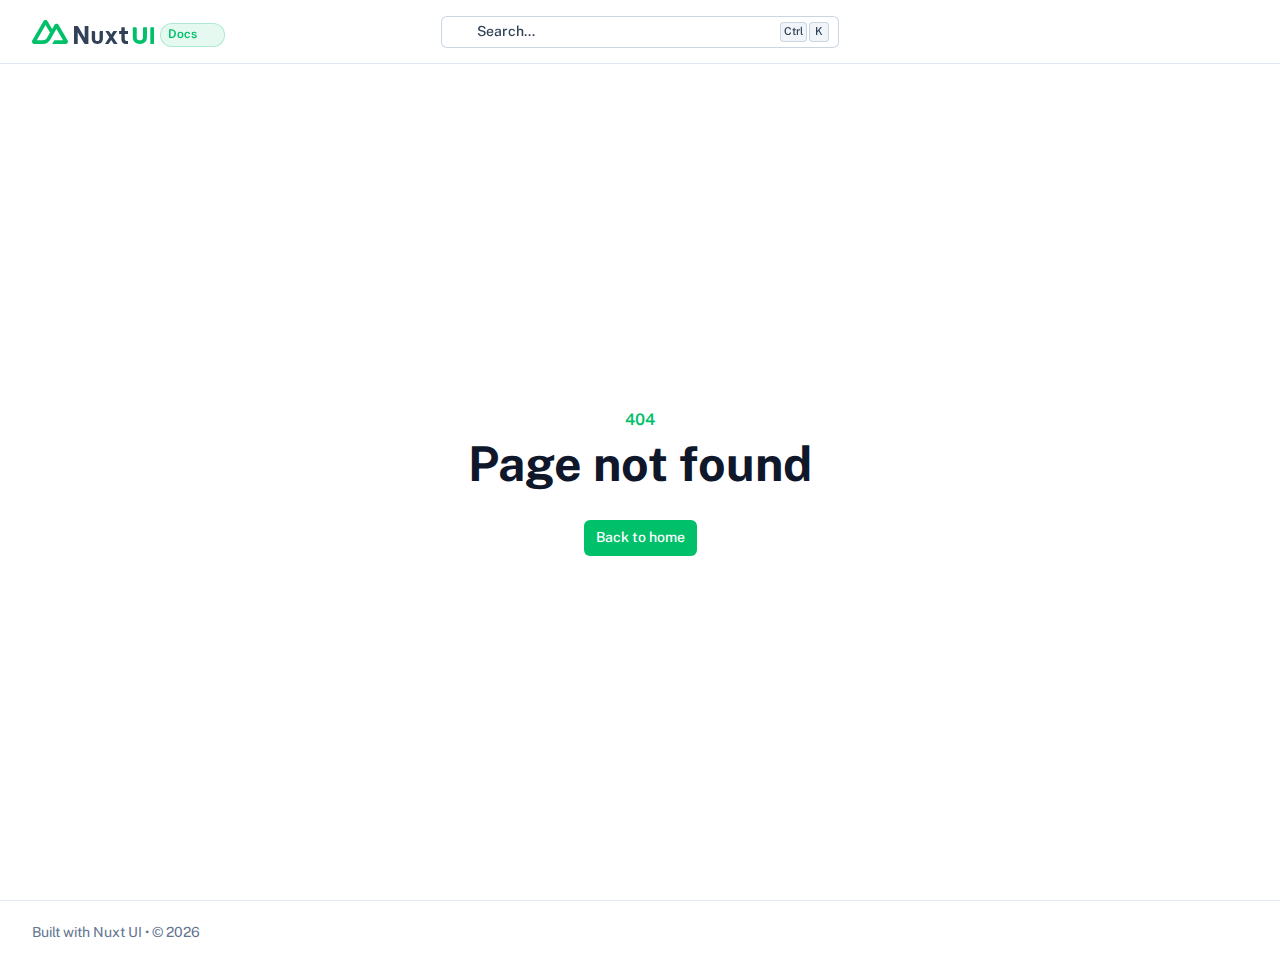
<file: 200.html>
<!DOCTYPE html><html><head><meta charset="utf-8"><meta name="viewport" content="width=device-width, initial-scale=1"><script type="importmap">{"imports":{"#entry":"/_nuxt/BDH_oXJ_.js"}}</script><link rel="stylesheet" href="/_nuxt/entry.DQVlBv06.css" crossorigin><link rel="modulepreload" as="script" crossorigin href="/_nuxt/BDH_oXJ_.js"><link rel="prefetch" as="style" crossorigin href="/_nuxt/index.C1qFlIse.css"><link rel="prefetch" as="script" crossorigin href="/_nuxt/BneTAbUM.js"><link rel="prefetch" as="script" crossorigin href="/_nuxt/81TucBUT.js"><link rel="prefetch" as="script" crossorigin href="/_nuxt/DT-U_-VL.js"><link rel="prefetch" as="script" crossorigin href="/_nuxt/C_gTWtfU.js"><link rel="prefetch" as="script" crossorigin href="/_nuxt/N26Zuyju.js"><link rel="prefetch" as="script" crossorigin href="/_nuxt/lDCt5PN4.js"><script type="module" src="/_nuxt/BDH_oXJ_.js" crossorigin></script><script>"use strict";(()=>{const t=window,e=document.documentElement,c=["dark","light"],n=getStorageValue("localStorage","nuxt-color-mode")||"system";let i=n==="system"?u():n;const r=e.getAttribute("data-color-mode-forced");r&&(i=r),l(i),t["__NUXT_COLOR_MODE__"]={preference:n,value:i,getColorScheme:u,addColorScheme:l,removeColorScheme:d};function l(o){const s=""+o+"",a="";e.classList?e.classList.add(s):e.className+=" "+s,a&&e.setAttribute("data-"+a,o)}function d(o){const s=""+o+"",a="";e.classList?e.classList.remove(s):e.className=e.className.replace(new RegExp(s,"g"),""),a&&e.removeAttribute("data-"+a)}function f(o){return t.matchMedia("(prefers-color-scheme"+o+")")}function u(){if(t.matchMedia&&f("").media!=="not all"){for(const o of c)if(f(":"+o).matches)return o}return"light"}})();function getStorageValue(t,e){switch(t){case"localStorage":return window.localStorage.getItem(e);case"sessionStorage":return window.sessionStorage.getItem(e);case"cookie":return getCookie(e);default:return null}}function getCookie(t){const c=("; "+window.document.cookie).split("; "+t+"=");if(c.length===2)return c.pop()?.split(";").shift()}</script></head><body><div id="__nuxt" class="isolate"></div><div id="teleports"></div><script>window.__NUXT_SITE_CONFIG__={_priority:{name:-10,env:-15},env:"production",name:"nuxt-ui-template-docs"}</script><script type="application/json" data-nuxt-data="nuxt-app" data-ssr="false" id="__NUXT_DATA__">[{"prerenderedAt":1,"serverRendered":2},1761554658856,false]</script><script>window.__NUXT__={};window.__NUXT__.config={public:{content:{wsUrl:""},mdc:{components:{prose:true,map:{accordion:"ProseAccordion","accordion-item":"ProseAccordionItem",badge:"ProseBadge",callout:"ProseCallout",card:"ProseCard","card-group":"ProseCardGroup",caution:"ProseCaution","code-collapse":"ProseCodeCollapse","code-group":"ProseCodeGroup","code-icon":"ProseCodeIcon","code-preview":"ProseCodePreview","code-tree":"ProseCodeTree",collapsible:"ProseCollapsible",field:"ProseField","field-group":"ProseFieldGroup",icon:"ProseIcon",kbd:"ProseKbd",note:"ProseNote",steps:"ProseSteps",tabs:"ProseTabs","tabs-item":"ProseTabsItem",tip:"ProseTip",warning:"ProseWarning"}},headings:{anchorLinks:{h1:false,h2:true,h3:true,h4:true,h5:false,h6:false}}},preview:{api:"https://api.nuxt.studio",iframeMessagingAllowedOrigins:""}},app:{baseURL:"/",buildId:"c9400c42-44fa-4945-a873-ec0c16d60420",buildAssetsDir:"/_nuxt/",cdnURL:""}}</script></body></html>
</file>
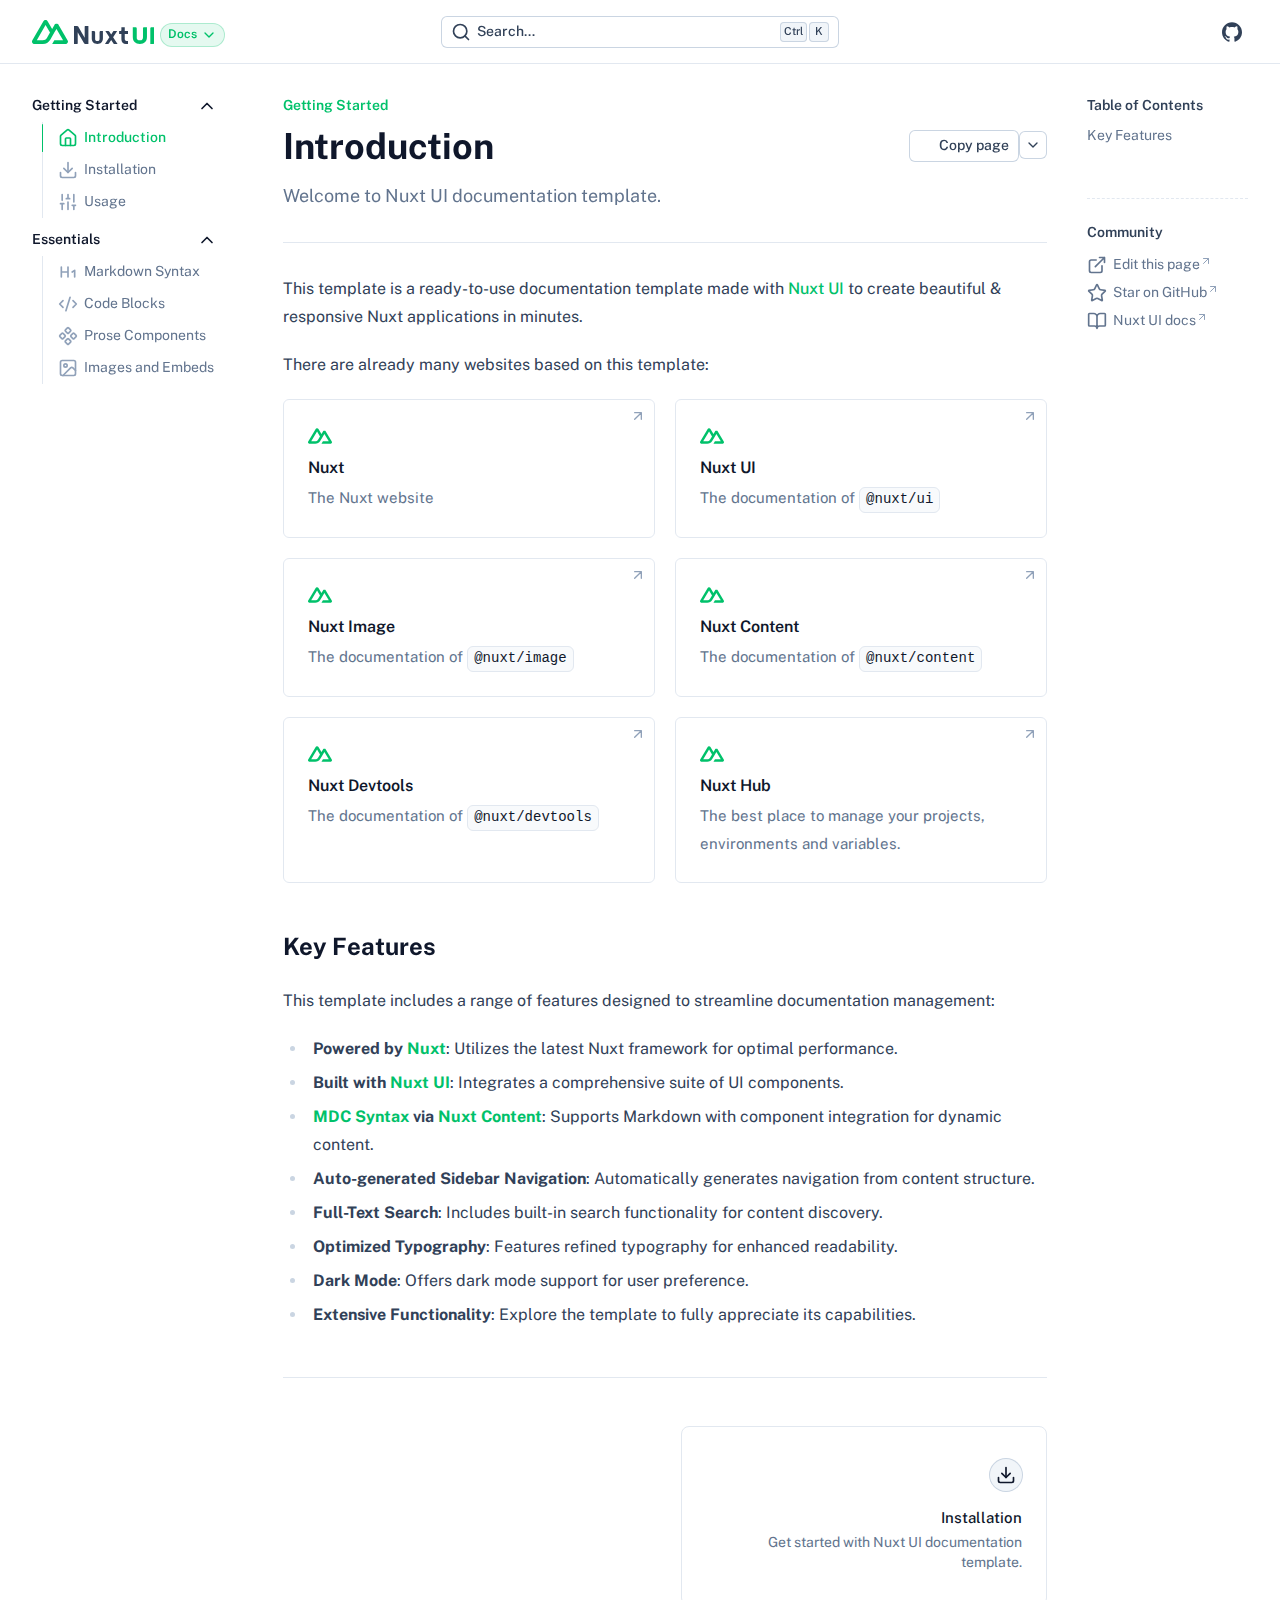
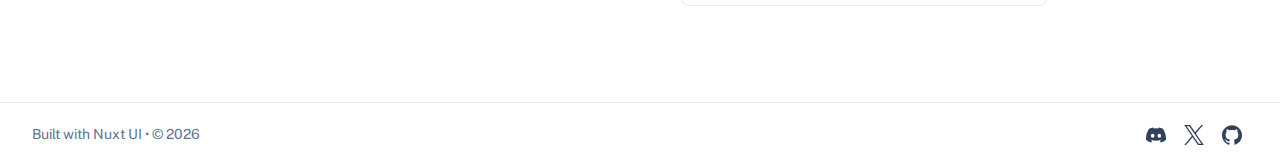
<file: getting-started.html>
<!DOCTYPE html><html  lang="en"><head><meta charset="utf-8"><meta name="viewport" content="width=device-width, initial-scale=1"><style id="nuxt-ui-colors">@layer base {
  :root {
  --ui-color-primary-50: var(--color-green-50, oklch(98.2% 0.018 155.826));
  --ui-color-primary-100: var(--color-green-100, oklch(96.2% 0.044 156.743));
  --ui-color-primary-200: var(--color-green-200, oklch(92.5% 0.084 155.995));
  --ui-color-primary-300: var(--color-green-300, oklch(87.1% 0.15 154.449));
  --ui-color-primary-400: var(--color-green-400, oklch(79.2% 0.209 151.711));
  --ui-color-primary-500: var(--color-green-500, oklch(72.3% 0.219 149.579));
  --ui-color-primary-600: var(--color-green-600, oklch(62.7% 0.194 149.214));
  --ui-color-primary-700: var(--color-green-700, oklch(52.7% 0.154 150.069));
  --ui-color-primary-800: var(--color-green-800, oklch(44.8% 0.119 151.328));
  --ui-color-primary-900: var(--color-green-900, oklch(39.3% 0.095 152.535));
  --ui-color-primary-950: var(--color-green-950, oklch(26.6% 0.065 152.934));
  --ui-color-secondary-50: var(--color-blue-50, oklch(97% 0.014 254.604));
  --ui-color-secondary-100: var(--color-blue-100, oklch(93.2% 0.032 255.585));
  --ui-color-secondary-200: var(--color-blue-200, oklch(88.2% 0.059 254.128));
  --ui-color-secondary-300: var(--color-blue-300, oklch(80.9% 0.105 251.813));
  --ui-color-secondary-400: var(--color-blue-400, oklch(70.7% 0.165 254.624));
  --ui-color-secondary-500: var(--color-blue-500, oklch(62.3% 0.214 259.815));
  --ui-color-secondary-600: var(--color-blue-600, oklch(54.6% 0.245 262.881));
  --ui-color-secondary-700: var(--color-blue-700, oklch(48.8% 0.243 264.376));
  --ui-color-secondary-800: var(--color-blue-800, oklch(42.4% 0.199 265.638));
  --ui-color-secondary-900: var(--color-blue-900, oklch(37.9% 0.146 265.522));
  --ui-color-secondary-950: var(--color-blue-950, oklch(28.2% 0.091 267.935));
  --ui-color-success-50: var(--color-green-50, oklch(98.2% 0.018 155.826));
  --ui-color-success-100: var(--color-green-100, oklch(96.2% 0.044 156.743));
  --ui-color-success-200: var(--color-green-200, oklch(92.5% 0.084 155.995));
  --ui-color-success-300: var(--color-green-300, oklch(87.1% 0.15 154.449));
  --ui-color-success-400: var(--color-green-400, oklch(79.2% 0.209 151.711));
  --ui-color-success-500: var(--color-green-500, oklch(72.3% 0.219 149.579));
  --ui-color-success-600: var(--color-green-600, oklch(62.7% 0.194 149.214));
  --ui-color-success-700: var(--color-green-700, oklch(52.7% 0.154 150.069));
  --ui-color-success-800: var(--color-green-800, oklch(44.8% 0.119 151.328));
  --ui-color-success-900: var(--color-green-900, oklch(39.3% 0.095 152.535));
  --ui-color-success-950: var(--color-green-950, oklch(26.6% 0.065 152.934));
  --ui-color-info-50: var(--color-blue-50, oklch(97% 0.014 254.604));
  --ui-color-info-100: var(--color-blue-100, oklch(93.2% 0.032 255.585));
  --ui-color-info-200: var(--color-blue-200, oklch(88.2% 0.059 254.128));
  --ui-color-info-300: var(--color-blue-300, oklch(80.9% 0.105 251.813));
  --ui-color-info-400: var(--color-blue-400, oklch(70.7% 0.165 254.624));
  --ui-color-info-500: var(--color-blue-500, oklch(62.3% 0.214 259.815));
  --ui-color-info-600: var(--color-blue-600, oklch(54.6% 0.245 262.881));
  --ui-color-info-700: var(--color-blue-700, oklch(48.8% 0.243 264.376));
  --ui-color-info-800: var(--color-blue-800, oklch(42.4% 0.199 265.638));
  --ui-color-info-900: var(--color-blue-900, oklch(37.9% 0.146 265.522));
  --ui-color-info-950: var(--color-blue-950, oklch(28.2% 0.091 267.935));
  --ui-color-warning-50: var(--color-yellow-50, oklch(98.7% 0.026 102.212));
  --ui-color-warning-100: var(--color-yellow-100, oklch(97.3% 0.071 103.193));
  --ui-color-warning-200: var(--color-yellow-200, oklch(94.5% 0.129 101.54));
  --ui-color-warning-300: var(--color-yellow-300, oklch(90.5% 0.182 98.111));
  --ui-color-warning-400: var(--color-yellow-400, oklch(85.2% 0.199 91.936));
  --ui-color-warning-500: var(--color-yellow-500, oklch(79.5% 0.184 86.047));
  --ui-color-warning-600: var(--color-yellow-600, oklch(68.1% 0.162 75.834));
  --ui-color-warning-700: var(--color-yellow-700, oklch(55.4% 0.135 66.442));
  --ui-color-warning-800: var(--color-yellow-800, oklch(47.6% 0.114 61.907));
  --ui-color-warning-900: var(--color-yellow-900, oklch(42.1% 0.095 57.708));
  --ui-color-warning-950: var(--color-yellow-950, oklch(28.6% 0.066 53.813));
  --ui-color-error-50: var(--color-red-50, oklch(97.1% 0.013 17.38));
  --ui-color-error-100: var(--color-red-100, oklch(93.6% 0.032 17.717));
  --ui-color-error-200: var(--color-red-200, oklch(88.5% 0.062 18.334));
  --ui-color-error-300: var(--color-red-300, oklch(80.8% 0.114 19.571));
  --ui-color-error-400: var(--color-red-400, oklch(70.4% 0.191 22.216));
  --ui-color-error-500: var(--color-red-500, oklch(63.7% 0.237 25.331));
  --ui-color-error-600: var(--color-red-600, oklch(57.7% 0.245 27.325));
  --ui-color-error-700: var(--color-red-700, oklch(50.5% 0.213 27.518));
  --ui-color-error-800: var(--color-red-800, oklch(44.4% 0.177 26.899));
  --ui-color-error-900: var(--color-red-900, oklch(39.6% 0.141 25.723));
  --ui-color-error-950: var(--color-red-950, oklch(25.8% 0.092 26.042));
  --ui-color-neutral-50: var(--color-slate-50, oklch(98.4% 0.003 247.858));
  --ui-color-neutral-100: var(--color-slate-100, oklch(96.8% 0.007 247.896));
  --ui-color-neutral-200: var(--color-slate-200, oklch(92.9% 0.013 255.508));
  --ui-color-neutral-300: var(--color-slate-300, oklch(86.9% 0.022 252.894));
  --ui-color-neutral-400: var(--color-slate-400, oklch(70.4% 0.04 256.788));
  --ui-color-neutral-500: var(--color-slate-500, oklch(55.4% 0.046 257.417));
  --ui-color-neutral-600: var(--color-slate-600, oklch(44.6% 0.043 257.281));
  --ui-color-neutral-700: var(--color-slate-700, oklch(37.2% 0.044 257.287));
  --ui-color-neutral-800: var(--color-slate-800, oklch(27.9% 0.041 260.031));
  --ui-color-neutral-900: var(--color-slate-900, oklch(20.8% 0.042 265.755));
  --ui-color-neutral-950: var(--color-slate-950, oklch(12.9% 0.042 264.695));
  }
  :root, .light {
  --ui-primary: var(--ui-color-primary-500);
  --ui-secondary: var(--ui-color-secondary-500);
  --ui-success: var(--ui-color-success-500);
  --ui-info: var(--ui-color-info-500);
  --ui-warning: var(--ui-color-warning-500);
  --ui-error: var(--ui-color-error-500);
  }
  .dark {
  --ui-primary: var(--ui-color-primary-400);
  --ui-secondary: var(--ui-color-secondary-400);
  --ui-success: var(--ui-color-success-400);
  --ui-info: var(--ui-color-info-400);
  --ui-warning: var(--ui-color-warning-400);
  --ui-error: var(--ui-color-error-400);
  }
}</style><script type="importmap">{"imports":{"#entry":"/_nuxt/BpowIRQe.js"}}</script><title>Introduction - Nuxt Docs Template</title><link rel="stylesheet" href="/_nuxt/entry.DQVlBv06.css" crossorigin><style>@layer components {:where(.i-lucide\:arrow-up-right){display:inline-block;width:1em;height:1em;background-color:currentColor;-webkit-mask-image:var(--svg);mask-image:var(--svg);-webkit-mask-repeat:no-repeat;mask-repeat:no-repeat;-webkit-mask-size:100% 100%;mask-size:100% 100%;--svg:url("data:image/svg+xml,%3Csvg xmlns='http://www.w3.org/2000/svg' viewBox='0 0 24 24' width='24' height='24'%3E%3Cpath fill='none' stroke='black' stroke-linecap='round' stroke-linejoin='round' stroke-width='2' d='M7 7h10v10M7 17L17 7'/%3E%3C/svg%3E")}:where(.i-lucide\:book-open){display:inline-block;width:1em;height:1em;background-color:currentColor;-webkit-mask-image:var(--svg);mask-image:var(--svg);-webkit-mask-repeat:no-repeat;mask-repeat:no-repeat;-webkit-mask-size:100% 100%;mask-size:100% 100%;--svg:url("data:image/svg+xml,%3Csvg xmlns='http://www.w3.org/2000/svg' viewBox='0 0 24 24' width='24' height='24'%3E%3Cpath fill='none' stroke='black' stroke-linecap='round' stroke-linejoin='round' stroke-width='2' d='M12 7v14m-9-3a1 1 0 0 1-1-1V4a1 1 0 0 1 1-1h5a4 4 0 0 1 4 4a4 4 0 0 1 4-4h5a1 1 0 0 1 1 1v13a1 1 0 0 1-1 1h-6a3 3 0 0 0-3 3a3 3 0 0 0-3-3z'/%3E%3C/svg%3E")}:where(.i-lucide\:chevron-down){display:inline-block;width:1em;height:1em;background-color:currentColor;-webkit-mask-image:var(--svg);mask-image:var(--svg);-webkit-mask-repeat:no-repeat;mask-repeat:no-repeat;-webkit-mask-size:100% 100%;mask-size:100% 100%;--svg:url("data:image/svg+xml,%3Csvg xmlns='http://www.w3.org/2000/svg' viewBox='0 0 24 24' width='24' height='24'%3E%3Cpath fill='none' stroke='black' stroke-linecap='round' stroke-linejoin='round' stroke-width='2' d='m6 9l6 6l6-6'/%3E%3C/svg%3E")}:where(.i-lucide\:code-xml){display:inline-block;width:1em;height:1em;background-color:currentColor;-webkit-mask-image:var(--svg);mask-image:var(--svg);-webkit-mask-repeat:no-repeat;mask-repeat:no-repeat;-webkit-mask-size:100% 100%;mask-size:100% 100%;--svg:url("data:image/svg+xml,%3Csvg xmlns='http://www.w3.org/2000/svg' viewBox='0 0 24 24' width='24' height='24'%3E%3Cpath fill='none' stroke='black' stroke-linecap='round' stroke-linejoin='round' stroke-width='2' d='m18 16l4-4l-4-4M6 8l-4 4l4 4m8.5-12l-5 16'/%3E%3C/svg%3E")}:where(.i-lucide\:component){display:inline-block;width:1em;height:1em;background-color:currentColor;-webkit-mask-image:var(--svg);mask-image:var(--svg);-webkit-mask-repeat:no-repeat;mask-repeat:no-repeat;-webkit-mask-size:100% 100%;mask-size:100% 100%;--svg:url("data:image/svg+xml,%3Csvg xmlns='http://www.w3.org/2000/svg' viewBox='0 0 24 24' width='24' height='24'%3E%3Cpath fill='none' stroke='black' stroke-linecap='round' stroke-linejoin='round' stroke-width='2' d='M15.536 11.293a1 1 0 0 0 0 1.414l2.376 2.377a1 1 0 0 0 1.414 0l2.377-2.377a1 1 0 0 0 0-1.414l-2.377-2.377a1 1 0 0 0-1.414 0zm-13.239 0a1 1 0 0 0 0 1.414l2.377 2.377a1 1 0 0 0 1.414 0l2.377-2.377a1 1 0 0 0 0-1.414L6.088 8.916a1 1 0 0 0-1.414 0zm6.619 6.619a1 1 0 0 0 0 1.415l2.377 2.376a1 1 0 0 0 1.414 0l2.377-2.376a1 1 0 0 0 0-1.415l-2.377-2.376a1 1 0 0 0-1.414 0zm0-13.238a1 1 0 0 0 0 1.414l2.377 2.376a1 1 0 0 0 1.414 0l2.377-2.376a1 1 0 0 0 0-1.414l-2.377-2.377a1 1 0 0 0-1.414 0z'/%3E%3C/svg%3E")}:where(.i-lucide\:download){display:inline-block;width:1em;height:1em;background-color:currentColor;-webkit-mask-image:var(--svg);mask-image:var(--svg);-webkit-mask-repeat:no-repeat;mask-repeat:no-repeat;-webkit-mask-size:100% 100%;mask-size:100% 100%;--svg:url("data:image/svg+xml,%3Csvg xmlns='http://www.w3.org/2000/svg' viewBox='0 0 24 24' width='24' height='24'%3E%3Cg fill='none' stroke='black' stroke-linecap='round' stroke-linejoin='round' stroke-width='2'%3E%3Cpath d='M12 15V3m9 12v4a2 2 0 0 1-2 2H5a2 2 0 0 1-2-2v-4'/%3E%3Cpath d='m7 10l5 5l5-5'/%3E%3C/g%3E%3C/svg%3E")}:where(.i-lucide\:external-link){display:inline-block;width:1em;height:1em;background-color:currentColor;-webkit-mask-image:var(--svg);mask-image:var(--svg);-webkit-mask-repeat:no-repeat;mask-repeat:no-repeat;-webkit-mask-size:100% 100%;mask-size:100% 100%;--svg:url("data:image/svg+xml,%3Csvg xmlns='http://www.w3.org/2000/svg' viewBox='0 0 24 24' width='24' height='24'%3E%3Cpath fill='none' stroke='black' stroke-linecap='round' stroke-linejoin='round' stroke-width='2' d='M15 3h6v6m-11 5L21 3m-3 10v6a2 2 0 0 1-2 2H5a2 2 0 0 1-2-2V8a2 2 0 0 1 2-2h6'/%3E%3C/svg%3E")}:where(.i-lucide\:hash){display:inline-block;width:1em;height:1em;background-color:currentColor;-webkit-mask-image:var(--svg);mask-image:var(--svg);-webkit-mask-repeat:no-repeat;mask-repeat:no-repeat;-webkit-mask-size:100% 100%;mask-size:100% 100%;--svg:url("data:image/svg+xml,%3Csvg xmlns='http://www.w3.org/2000/svg' viewBox='0 0 24 24' width='24' height='24'%3E%3Cpath fill='none' stroke='black' stroke-linecap='round' stroke-linejoin='round' stroke-width='2' d='M4 9h16M4 15h16M10 3L8 21m8-18l-2 18'/%3E%3C/svg%3E")}:where(.i-lucide\:heading-1){display:inline-block;width:1em;height:1em;background-color:currentColor;-webkit-mask-image:var(--svg);mask-image:var(--svg);-webkit-mask-repeat:no-repeat;mask-repeat:no-repeat;-webkit-mask-size:100% 100%;mask-size:100% 100%;--svg:url("data:image/svg+xml,%3Csvg xmlns='http://www.w3.org/2000/svg' viewBox='0 0 24 24' width='24' height='24'%3E%3Cpath fill='none' stroke='black' stroke-linecap='round' stroke-linejoin='round' stroke-width='2' d='M4 12h8m-8 6V6m8 12V6m5 6l3-2v8'/%3E%3C/svg%3E")}:where(.i-lucide\:house){display:inline-block;width:1em;height:1em;background-color:currentColor;-webkit-mask-image:var(--svg);mask-image:var(--svg);-webkit-mask-repeat:no-repeat;mask-repeat:no-repeat;-webkit-mask-size:100% 100%;mask-size:100% 100%;--svg:url("data:image/svg+xml,%3Csvg xmlns='http://www.w3.org/2000/svg' viewBox='0 0 24 24' width='24' height='24'%3E%3Cg fill='none' stroke='black' stroke-linecap='round' stroke-linejoin='round' stroke-width='2'%3E%3Cpath d='M15 21v-8a1 1 0 0 0-1-1h-4a1 1 0 0 0-1 1v8'/%3E%3Cpath d='M3 10a2 2 0 0 1 .709-1.528l7-6a2 2 0 0 1 2.582 0l7 6A2 2 0 0 1 21 10v9a2 2 0 0 1-2 2H5a2 2 0 0 1-2-2z'/%3E%3C/g%3E%3C/svg%3E")}:where(.i-lucide\:image){display:inline-block;width:1em;height:1em;background-color:currentColor;-webkit-mask-image:var(--svg);mask-image:var(--svg);-webkit-mask-repeat:no-repeat;mask-repeat:no-repeat;-webkit-mask-size:100% 100%;mask-size:100% 100%;--svg:url("data:image/svg+xml,%3Csvg xmlns='http://www.w3.org/2000/svg' viewBox='0 0 24 24' width='24' height='24'%3E%3Cg fill='none' stroke='black' stroke-linecap='round' stroke-linejoin='round' stroke-width='2'%3E%3Crect width='18' height='18' x='3' y='3' rx='2' ry='2'/%3E%3Ccircle cx='9' cy='9' r='2'/%3E%3Cpath d='m21 15l-3.086-3.086a2 2 0 0 0-2.828 0L6 21'/%3E%3C/g%3E%3C/svg%3E")}:where(.i-lucide\:menu){display:inline-block;width:1em;height:1em;background-color:currentColor;-webkit-mask-image:var(--svg);mask-image:var(--svg);-webkit-mask-repeat:no-repeat;mask-repeat:no-repeat;-webkit-mask-size:100% 100%;mask-size:100% 100%;--svg:url("data:image/svg+xml,%3Csvg xmlns='http://www.w3.org/2000/svg' viewBox='0 0 24 24' width='24' height='24'%3E%3Cpath fill='none' stroke='black' stroke-linecap='round' stroke-linejoin='round' stroke-width='2' d='M4 5h16M4 12h16M4 19h16'/%3E%3C/svg%3E")}:where(.i-lucide\:search){display:inline-block;width:1em;height:1em;background-color:currentColor;-webkit-mask-image:var(--svg);mask-image:var(--svg);-webkit-mask-repeat:no-repeat;mask-repeat:no-repeat;-webkit-mask-size:100% 100%;mask-size:100% 100%;--svg:url("data:image/svg+xml,%3Csvg xmlns='http://www.w3.org/2000/svg' viewBox='0 0 24 24' width='24' height='24'%3E%3Cg fill='none' stroke='black' stroke-linecap='round' stroke-linejoin='round' stroke-width='2'%3E%3Cpath d='m21 21l-4.34-4.34'/%3E%3Ccircle cx='11' cy='11' r='8'/%3E%3C/g%3E%3C/svg%3E")}:where(.i-lucide\:sliders){display:inline-block;width:1em;height:1em;background-color:currentColor;-webkit-mask-image:var(--svg);mask-image:var(--svg);-webkit-mask-repeat:no-repeat;mask-repeat:no-repeat;-webkit-mask-size:100% 100%;mask-size:100% 100%;--svg:url("data:image/svg+xml,%3Csvg xmlns='http://www.w3.org/2000/svg' viewBox='0 0 24 24' width='24' height='24'%3E%3Cpath fill='none' stroke='black' stroke-linecap='round' stroke-linejoin='round' stroke-width='2' d='M10 8h4m-2 13v-9m0-4V3m5 13h4m-2-4V3m0 18v-5M3 14h4m-2-4V3m0 18v-7'/%3E%3C/svg%3E")}:where(.i-lucide\:star){display:inline-block;width:1em;height:1em;background-color:currentColor;-webkit-mask-image:var(--svg);mask-image:var(--svg);-webkit-mask-repeat:no-repeat;mask-repeat:no-repeat;-webkit-mask-size:100% 100%;mask-size:100% 100%;--svg:url("data:image/svg+xml,%3Csvg xmlns='http://www.w3.org/2000/svg' viewBox='0 0 24 24' width='24' height='24'%3E%3Cpath fill='none' stroke='black' stroke-linecap='round' stroke-linejoin='round' stroke-width='2' d='M11.525 2.295a.53.53 0 0 1 .95 0l2.31 4.679a2.12 2.12 0 0 0 1.595 1.16l5.166.756a.53.53 0 0 1 .294.904l-3.736 3.638a2.12 2.12 0 0 0-.611 1.878l.882 5.14a.53.53 0 0 1-.771.56l-4.618-2.428a2.12 2.12 0 0 0-1.973 0L6.396 21.01a.53.53 0 0 1-.77-.56l.881-5.139a2.12 2.12 0 0 0-.611-1.879L2.16 9.795a.53.53 0 0 1 .294-.906l5.165-.755a2.12 2.12 0 0 0 1.597-1.16z'/%3E%3C/svg%3E")}:where(.i-simple-icons\:discord){display:inline-block;width:1em;height:1em;background-color:currentColor;-webkit-mask-image:var(--svg);mask-image:var(--svg);-webkit-mask-repeat:no-repeat;mask-repeat:no-repeat;-webkit-mask-size:100% 100%;mask-size:100% 100%;--svg:url("data:image/svg+xml,%3Csvg xmlns='http://www.w3.org/2000/svg' viewBox='0 0 24 24' width='24' height='24'%3E%3Cpath fill='black' d='M20.317 4.37a19.8 19.8 0 0 0-4.885-1.515a.074.074 0 0 0-.079.037c-.21.375-.444.864-.608 1.25a18.3 18.3 0 0 0-5.487 0a13 13 0 0 0-.617-1.25a.08.08 0 0 0-.079-.037A19.7 19.7 0 0 0 3.677 4.37a.1.1 0 0 0-.032.027C.533 9.046-.32 13.58.099 18.057a.08.08 0 0 0 .031.057a19.9 19.9 0 0 0 5.993 3.03a.08.08 0 0 0 .084-.028a14 14 0 0 0 1.226-1.994a.076.076 0 0 0-.041-.106a13 13 0 0 1-1.872-.892a.077.077 0 0 1-.008-.128a10 10 0 0 0 .372-.292a.07.07 0 0 1 .077-.01c3.928 1.793 8.18 1.793 12.062 0a.07.07 0 0 1 .078.01q.181.149.373.292a.077.077 0 0 1-.006.127a12.3 12.3 0 0 1-1.873.892a.077.077 0 0 0-.041.107c.36.698.772 1.362 1.225 1.993a.08.08 0 0 0 .084.028a19.8 19.8 0 0 0 6.002-3.03a.08.08 0 0 0 .032-.054c.5-5.177-.838-9.674-3.549-13.66a.06.06 0 0 0-.031-.03M8.02 15.33c-1.182 0-2.157-1.085-2.157-2.419c0-1.333.956-2.419 2.157-2.419c1.21 0 2.176 1.096 2.157 2.42c0 1.333-.956 2.418-2.157 2.418m7.975 0c-1.183 0-2.157-1.085-2.157-2.419c0-1.333.955-2.419 2.157-2.419c1.21 0 2.176 1.096 2.157 2.42c0 1.333-.946 2.418-2.157 2.418'/%3E%3C/svg%3E")}:where(.i-simple-icons\:github){display:inline-block;width:1em;height:1em;background-color:currentColor;-webkit-mask-image:var(--svg);mask-image:var(--svg);-webkit-mask-repeat:no-repeat;mask-repeat:no-repeat;-webkit-mask-size:100% 100%;mask-size:100% 100%;--svg:url("data:image/svg+xml,%3Csvg xmlns='http://www.w3.org/2000/svg' viewBox='0 0 24 24' width='24' height='24'%3E%3Cpath fill='black' d='M12 .297c-6.63 0-12 5.373-12 12c0 5.303 3.438 9.8 8.205 11.385c.6.113.82-.258.82-.577c0-.285-.01-1.04-.015-2.04c-3.338.724-4.042-1.61-4.042-1.61C4.422 18.07 3.633 17.7 3.633 17.7c-1.087-.744.084-.729.084-.729c1.205.084 1.838 1.236 1.838 1.236c1.07 1.835 2.809 1.305 3.495.998c.108-.776.417-1.305.76-1.605c-2.665-.3-5.466-1.332-5.466-5.93c0-1.31.465-2.38 1.235-3.22c-.135-.303-.54-1.523.105-3.176c0 0 1.005-.322 3.3 1.23c.96-.267 1.98-.399 3-.405c1.02.006 2.04.138 3 .405c2.28-1.552 3.285-1.23 3.285-1.23c.645 1.653.24 2.873.12 3.176c.765.84 1.23 1.91 1.23 3.22c0 4.61-2.805 5.625-5.475 5.92c.42.36.81 1.096.81 2.22c0 1.606-.015 2.896-.015 3.286c0 .315.21.69.825.57C20.565 22.092 24 17.592 24 12.297c0-6.627-5.373-12-12-12'/%3E%3C/svg%3E")}:where(.i-simple-icons\:nuxtdotjs){display:inline-block;width:1em;height:1em;background-color:currentColor;-webkit-mask-image:var(--svg);mask-image:var(--svg);-webkit-mask-repeat:no-repeat;mask-repeat:no-repeat;-webkit-mask-size:100% 100%;mask-size:100% 100%;--svg:url("data:image/svg+xml,%3Csvg xmlns='http://www.w3.org/2000/svg' viewBox='0 0 24 24' width='24' height='24'%3E%3Cpath fill='black' d='M13.464 19.83h8.922c.283 0 .562-.073.807-.21a1.6 1.6 0 0 0 .591-.574a1.53 1.53 0 0 0 .216-.783a1.53 1.53 0 0 0-.217-.782L17.792 7.414a1.6 1.6 0 0 0-.591-.573a1.65 1.65 0 0 0-.807-.21c-.283 0-.562.073-.807.21a1.6 1.6 0 0 0-.59.573L13.463 9.99L10.47 4.953a1.6 1.6 0 0 0-.591-.573a1.65 1.65 0 0 0-.807-.21c-.284 0-.562.073-.807.21a1.6 1.6 0 0 0-.591.573L.216 17.481a1.53 1.53 0 0 0-.217.782c0 .275.074.545.216.783a1.6 1.6 0 0 0 .59.574c.246.137.525.21.808.21h5.6c2.22 0 3.856-.946 4.982-2.79l2.733-4.593l1.464-2.457l4.395 7.382h-5.859Zm-6.341-2.46l-3.908-.002l5.858-9.842l2.923 4.921l-1.957 3.29c-.748 1.196-1.597 1.632-2.916 1.632'/%3E%3C/svg%3E")}:where(.i-simple-icons\:x){display:inline-block;width:1em;height:1em;background-color:currentColor;-webkit-mask-image:var(--svg);mask-image:var(--svg);-webkit-mask-repeat:no-repeat;mask-repeat:no-repeat;-webkit-mask-size:100% 100%;mask-size:100% 100%;--svg:url("data:image/svg+xml,%3Csvg xmlns='http://www.w3.org/2000/svg' viewBox='0 0 24 24' width='24' height='24'%3E%3Cpath fill='black' d='M14.234 10.162L22.977 0h-2.072l-7.591 8.824L7.251 0H.258l9.168 13.343L.258 24H2.33l8.016-9.318L16.749 24h6.993zm-2.837 3.299l-.929-1.329L3.076 1.56h3.182l5.965 8.532l.929 1.329l7.754 11.09h-3.182z'/%3E%3C/svg%3E")}}</style><link rel="preload" as="fetch" crossorigin="anonymous" href="/getting-started/_payload.json?6f235c30-283b-4ccc-a78f-ca85bb7c5294"><link rel="modulepreload" as="script" crossorigin href="/_nuxt/BpowIRQe.js"><link rel="modulepreload" as="script" crossorigin href="/_nuxt/DT-U_-VL.js"><link rel="modulepreload" as="script" crossorigin href="/_nuxt/C_gTWtfU.js"><link rel="modulepreload" as="script" crossorigin href="/_nuxt/DfXTWWTe.js"><link rel="modulepreload" as="script" crossorigin href="/_nuxt/BkANNYy_.js"><link rel="modulepreload" as="script" crossorigin href="/_nuxt/BN_7HF1G.js"><link rel="modulepreload" as="script" crossorigin href="/_nuxt/Cfu7gret.js"><link rel="modulepreload" as="script" crossorigin href="/_nuxt/DJupRnTw.js"><link rel="modulepreload" as="script" crossorigin href="/_nuxt/cZtp3vDo.js"><link rel="modulepreload" as="script" crossorigin href="/_nuxt/EumJ0uNn.js"><link rel="modulepreload" as="script" crossorigin href="/_nuxt/tijRrzkl.js"><link rel="modulepreload" as="script" crossorigin href="/_nuxt/DWoyacC4.js"><link rel="modulepreload" as="script" crossorigin href="/_nuxt/DpCTlY-H.js"><link rel="modulepreload" as="script" crossorigin href="/_nuxt/CiS7vzDN.js"><link rel="modulepreload" as="script" crossorigin href="/_nuxt/CUBXs9yN.js"><link rel="modulepreload" as="script" crossorigin href="/_nuxt/UV2TsU4X.js"><link rel="preload" as="fetch" fetchpriority="low" crossorigin="anonymous" href="/_nuxt/builds/meta/6f235c30-283b-4ccc-a78f-ca85bb7c5294.json"><link rel="prefetch" as="style" crossorigin href="/_nuxt/index.C1qFlIse.css"><link rel="prefetch" as="script" crossorigin href="/_nuxt/BneTAbUM.js"><link rel="prefetch" as="script" crossorigin href="/_nuxt/81TucBUT.js"><link rel="prefetch" as="script" crossorigin href="/_nuxt/N26Zuyju.js"><link rel="prefetch" as="script" crossorigin href="/_nuxt/lDCt5PN4.js"><meta property="og:image" content="/__og-image__/static/getting-started/og.png"><meta property="og:image:type" content="image/png"><meta name="twitter:card" content="summary_large_image"><meta name="twitter:image" content="/__og-image__/static/getting-started/og.png"><meta name="twitter:image:src" content="/__og-image__/static/getting-started/og.png"><meta property="og:image:width" content="1200"><meta name="twitter:image:width" content="1200"><meta property="og:image:height" content="600"><meta name="twitter:image:height" content="600"><link rel="icon" href="/favicon.ico"><meta property="og:site_name" content="Nuxt Docs Template"><meta property="og:title" content="Introduction"><meta name="description" content="Welcome to Nuxt UI documentation template."><meta property="og:description" content="Welcome to Nuxt UI documentation template."><script type="module" src="/_nuxt/BpowIRQe.js" crossorigin></script><script>"use strict";(()=>{const t=window,e=document.documentElement,c=["dark","light"],n=getStorageValue("localStorage","nuxt-color-mode")||"system";let i=n==="system"?u():n;const r=e.getAttribute("data-color-mode-forced");r&&(i=r),l(i),t["__NUXT_COLOR_MODE__"]={preference:n,value:i,getColorScheme:u,addColorScheme:l,removeColorScheme:d};function l(o){const s=""+o+"",a="";e.classList?e.classList.add(s):e.className+=" "+s,a&&e.setAttribute("data-"+a,o)}function d(o){const s=""+o+"",a="";e.classList?e.classList.remove(s):e.className=e.className.replace(new RegExp(s,"g"),""),a&&e.removeAttribute("data-"+a)}function f(o){return t.matchMedia("(prefers-color-scheme"+o+")")}function u(){if(t.matchMedia&&f("").media!=="not all"){for(const o of c)if(f(":"+o).matches)return o}return"light"}})();function getStorageValue(t,e){switch(t){case"localStorage":return window.localStorage.getItem(e);case"sessionStorage":return window.sessionStorage.getItem(e);case"cookie":return getCookie(e);default:return null}}function getCookie(t){const c=("; "+window.document.cookie).split("; "+t+"=");if(c.length===2)return c.pop()?.split(";").shift()}</script></head><body><div id="__nuxt" class="isolate"><!--[--><!--[--><!--[--><!--[--><!--[--><div class="nuxt-loading-indicator" style="position:fixed;top:0;right:0;left:0;pointer-events:none;width:auto;height:3px;opacity:0;background:repeating-linear-gradient(to right,#00dc82 0%,#34cdfe 50%,#0047e1 100%);background-size:0% auto;transform:scaleX(0%);transform-origin:left;transition:transform 0.1s, height 0.4s, opacity 0.4s;z-index:999999;"></div><!--[--><!----><!----><!----><header class="bg-default/75 backdrop-blur border-b border-default h-(--ui-header-height) sticky top-0 z-50"><!--[--><!--]--><div class="w-full max-w-(--ui-container) mx-auto px-4 sm:px-6 lg:px-8 flex items-center justify-between gap-3 h-full"><!--[--><div class="lg:flex-1 flex items-center gap-1.5"><!----><!--[--><a href="/" class=""><svg width="1020" height="200" viewbox="0 0 1020 200" fill="none" xmlns="http://www.w3.org/2000/svg" class="w-auto h-6 shrink-0"><path d="M377 200C379.16 200 381 198.209 381 196V103C381 103 386 112 395 127L434 194C435.785 197.74 439.744 200 443 200H470V50H443C441.202 50 439 51.4941 439 54V148L421 116L385 55C383.248 51.8912 379.479 50 376 50H350V200H377Z" fill="currentColor"></path><path d="M726 92H739C742.314 92 745 89.3137 745 86V60H773V92H800V116H773V159C773 169.5 778.057 174 787 174H800V200H783C759.948 200 745 185.071 745 160V116H726V92Z" fill="currentColor"></path><path d="M591 92V154C591 168.004 585.742 179.809 578 188C570.258 196.191 559.566 200 545 200C530.434 200 518.742 196.191 511 188C503.389 179.809 498 168.004 498 154V92H514C517.412 92 520.769 92.622 523 95C525.231 97.2459 526 98.5652 526 102V154C526 162.059 526.457 167.037 530 171C533.543 174.831 537.914 176 545 176C552.217 176 555.457 174.831 559 171C562.543 167.037 563 162.059 563 154V102C563 98.5652 563.769 96.378 566 94C567.96 91.9107 570.028 91.9599 573 92C573.411 92.0055 574.586 92 575 92H591Z" fill="currentColor"></path><path d="M676 144L710 92H684C680.723 92 677.812 93.1758 676 96L660 120L645 97C643.188 94.1758 639.277 92 636 92H611L645 143L608 200H634C637.25 200 640.182 196.787 642 194L660 167L679 195C680.818 197.787 683.75 200 687 200H713L676 144Z" fill="currentColor"></path><path d="M168 200H279C282.542 200 285.932 198.756 289 197C292.068 195.244 295.23 193.041 297 190C298.77 186.959 300.002 183.51 300 179.999C299.998 176.488 298.773 173.04 297 170.001L222 41C220.23 37.96 218.067 35.7552 215 34C211.933 32.2448 207.542 31 204 31C200.458 31 197.067 32.2448 194 34C190.933 35.7552 188.77 37.96 187 41L168 74L130 9.99764C128.228 6.95784 126.068 3.75491 123 2C119.932 0.245087 116.542 0 113 0C109.458 0 106.068 0.245087 103 2C99.9323 3.75491 96.7717 6.95784 95 9.99764L2 170.001C0.226979 173.04 0.00154312 176.488 1.90993e-06 179.999C-0.0015393 183.51 0.229648 186.959 2 190C3.77035 193.04 6.93245 195.244 10 197C13.0675 198.756 16.4578 200 20 200H90C117.737 200 137.925 187.558 152 164L186 105L204 74L259 168H186L168 200ZM89 168H40L113 42L150 105L125.491 147.725C116.144 163.01 105.488 168 89 168Z" fill="var(--ui-primary)"></path><path d="M958 60.0001H938C933.524 60.0001 929.926 59.9395 927 63C924.074 65.8905 925 67.5792 925 72V141C925 151.372 923.648 156.899 919 162C914.352 166.931 908.468 169 899 169C889.705 169 882.648 166.931 878 162C873.352 156.899 873 151.372 873 141V72.0001C873 67.5793 872.926 65.8906 870 63.0001C867.074 59.9396 863.476 60.0001 859 60.0001H840V141C840 159.023 845.016 173.458 855 184C865.156 194.542 879.893 200 899 200C918.107 200 932.844 194.542 943 184C953.156 173.458 958 159.023 958 141V60.0001Z" fill="var(--ui-primary)"></path><path fill-rule="evenodd" clip-rule="evenodd" d="M1000 60.0233L1020 60V77L1020 128V156.007L1020 181L1020 189.004C1020 192.938 1019.98 194.429 1017 197.001C1014.02 199.725 1009.56 200 1005 200H986.001V181.006L986 130.012V70.0215C986 66.1576 986.016 64.5494 989 62.023C991.819 59.6358 995.437 60.0233 1000 60.0233Z" fill="var(--ui-primary)"></path></svg></a><!--[--><!--[--><!--[--><!--[--><!--[--><button type="button" id="reka-dropdown-menu-trigger-v-0-0" aria-haspopup="menu" aria-expanded="false" data-state="closed" class="inline-flex items-center disabled:cursor-not-allowed aria-disabled:cursor-not-allowed disabled:opacity-75 aria-disabled:opacity-75 transition-colors px-2 py-1 text-xs gap-1 text-primary ring ring-inset ring-primary/25 bg-primary/10 hover:bg-primary/15 active:bg-primary/15 disabled:bg-primary/10 aria-disabled:bg-primary/10 focus:outline-none focus-visible:ring-2 focus-visible:ring-primary -mb-[6px] font-semibold rounded-full truncate"><!--[--><!--[--><!----><!--]--><!--[--><span class="truncate">Docs</span><!--]--><!--[--><span class="iconify i-lucide:chevron-down shrink-0 size-4 transition-transform duration-200" aria-hidden="true" style=""></span><!--]--><!--]--></button><!--]--><!--]--><!--[--><!----><!--v-if--><!--]--><!--]--><!--]--><!--]--><!--]--></div><div class="hidden lg:flex flex-1"><!--[--><!--[--><!----><!--[--><!--[--><button type="button" class="rounded-md font-medium inline-flex items-center disabled:cursor-not-allowed aria-disabled:cursor-not-allowed disabled:opacity-75 aria-disabled:opacity-75 transition-colors px-2.5 py-1.5 text-sm gap-1.5 ring ring-inset ring-accented text-default bg-default hover:bg-elevated active:bg-elevated disabled:bg-default aria-disabled:bg-default focus:outline-none focus-visible:ring-2 focus-visible:ring-inverted w-full"><!--[--><!--[--><span class="iconify i-lucide:search shrink-0 size-5" aria-hidden="true" style=""></span><!--]--><!--[--><span class="truncate">Search…</span><!--]--><!--[--><div class="hidden lg:flex items-center gap-0.5 ms-auto"><!--[--><!--[--><kbd class="inline-flex items-center justify-center px-1 rounded-sm font-medium font-sans h-5 min-w-[20px] text-[11px] ring ring-inset ring-accented text-default bg-elevated"><!--[--> <!--]--></kbd><kbd class="inline-flex items-center justify-center px-1 rounded-sm font-medium font-sans h-5 min-w-[20px] text-[11px] ring ring-inset ring-accented text-default bg-elevated"><!--[-->K<!--]--></kbd><!--]--><!--]--></div><!--]--><!--]--></button><!--]--><!--]--><!--]--><!--]--></div><div class="flex items-center justify-end lg:flex-1 gap-1.5"><!--[--><!--[--><!----><!--[--><!--[--><button type="button" aria-label="Search…" class="rounded-md font-medium inline-flex items-center disabled:cursor-not-allowed aria-disabled:cursor-not-allowed disabled:opacity-75 aria-disabled:opacity-75 transition-colors text-sm gap-1.5 text-default hover:bg-elevated active:bg-elevated focus:outline-none focus-visible:bg-elevated hover:disabled:bg-transparent dark:hover:disabled:bg-transparent hover:aria-disabled:bg-transparent dark:hover:aria-disabled:bg-transparent p-1.5 lg:hidden"><!--[--><!--[--><span class="iconify i-lucide:search shrink-0 size-5" aria-hidden="true" style=""></span><!--]--><!--[--><!----><!--]--><!--[--><!----><!--]--><!--]--></button><!--]--><!--]--><!--]--><!--[--><!--[--><div class="size-8"></div><!--]--><!--]--><!--[--><!--[--><!--[--><a href="https://github.com/nuxt-ui-templates/docs" rel="noopener noreferrer" target="_blank" aria-label="GitHub" class="rounded-md font-medium inline-flex items-center disabled:cursor-not-allowed aria-disabled:cursor-not-allowed disabled:opacity-75 aria-disabled:opacity-75 transition-colors text-sm gap-1.5 text-default hover:bg-elevated active:bg-elevated focus:outline-none focus-visible:bg-elevated hover:disabled:bg-transparent dark:hover:disabled:bg-transparent hover:aria-disabled:bg-transparent dark:hover:aria-disabled:bg-transparent p-1.5"><!--[--><!--[--><span class="iconify i-simple-icons:github shrink-0 size-5" aria-hidden="true" style=""></span><!--]--><!--[--><!----><!--]--><!--[--><!----><!--]--><!--]--></a><!--]--><!--]--><!--]--><!--]--><!--[--><!--[--><!--[--><button type="button" aria-label="Open menu" class="rounded-md font-medium inline-flex items-center disabled:cursor-not-allowed aria-disabled:cursor-not-allowed disabled:opacity-75 aria-disabled:opacity-75 transition-colors text-sm gap-1.5 text-default hover:bg-elevated active:bg-elevated focus:outline-none focus-visible:bg-elevated hover:disabled:bg-transparent dark:hover:disabled:bg-transparent hover:aria-disabled:bg-transparent dark:hover:aria-disabled:bg-transparent p-1.5 lg:hidden -me-1.5"><!--[--><!--[--><span class="iconify i-lucide:menu shrink-0 size-5" aria-hidden="true" style=""></span><!--]--><!--[--><!----><!--]--><!--[--><!----><!--]--><!--]--></button><!--]--><!--]--><!--]--></div><!--]--></div><!--[--><!--]--></header><!--[--><!----><!--v-if--><!--]--><!--]--><main class="min-h-[calc(100vh-var(--ui-header-height))]"><!--[--><div class="w-full max-w-(--ui-container) mx-auto px-4 sm:px-6 lg:px-8"><!--[--><div class="flex flex-col lg:grid lg:grid-cols-10 lg:gap-10"><aside class="hidden overflow-y-auto lg:block lg:max-h-[calc(100vh-var(--ui-header-height))] lg:sticky lg:top-(--ui-header-height) py-8 lg:ps-4 lg:-ms-4 lg:pe-6.5 lg:col-span-2"><div class="relative"><!----><!--[--><!--[--><!----><nav><ul class="isolate -mx-2.5 -mt-1.5"><!--[--><!--[--><!--[--><li data-state="open" data-orientation="vertical" class="flex flex-col data-[state=open]:mb-1.5"><!--[--><!--[--><button type="button" aria-controls aria-expanded="true" data-state="open" id="reka-accordion-trigger-v-0-5-0" data-reka-collection-item data-orientation="vertical" class="group relative w-full px-2.5 py-1.5 before:inset-y-px before:inset-x-0 flex items-center gap-1.5 text-sm before:absolute before:z-[-1] before:rounded-md focus:outline-none focus-visible:outline-none focus-visible:before:ring-inset focus-visible:before:ring-2 focus-visible:before:ring-primary text-muted hover:text-highlighted hover:before:bg-elevated/50 data-[state=open]:text-highlighted transition-colors before:transition-colors font-semibold focus-visible:ring-primary"><!--[--><!--[--><!--[--><!--[--><!----><!--]--><span class="truncate"><!--[-->Getting Started<!--]--><!----></span><span class="ms-auto inline-flex gap-1.5 items-center"><!--[--><!----><span class="iconify i-lucide:chevron-down size-5 transform transition-transform duration-200 shrink-0 group-data-[state=open]:rotate-180" aria-hidden="true" style=""></span><!--]--></span><!--]--><!--]--><!--]--></button><div role="region" aria-labelledby="reka-accordion-trigger-v-0-5-0" data-orientation="vertical" style="--reka-accordion-content-width:var(--reka-collapsible-content-width);--reka-accordion-content-height:var(--reka-collapsible-content-height);--reka-collapsible-content-height:0px;--reka-collapsible-content-width:0px;" class="data-[state=open]:animate-[accordion-down_200ms_ease-out] data-[state=closed]:animate-[accordion-up_200ms_ease-out] overflow-hidden focus:outline-none" id="reka-collapsible-content-v-0-5-1"><!--[--><!--[--><!--[--><!----><ul class="ms-5 border-s border-default"><!--[--><!--[--><!--[--><li class="ps-1.5 -ms-px"><!--[--><a href="/getting-started" class="group relative w-full px-2.5 py-1.5 before:inset-y-px before:inset-x-0 flex items-center gap-1.5 text-sm before:absolute before:z-[-1] before:rounded-md focus:outline-none focus-visible:outline-none focus-visible:before:ring-inset focus-visible:before:ring-2 focus-visible:before:ring-primary font-medium after:absolute after:-left-1.5 after:inset-y-0.5 after:block after:w-px after:rounded-full after:transition-colors text-primary hover:before:bg-elevated/50 before:transition-colors after:bg-primary"><!--[--><!--[--><!--[--><span class="iconify i-lucide:house shrink-0 size-5 text-primary group-data-[state=open]:text-primary" aria-hidden="true" style=""></span><!--]--><span class="truncate"><!--[-->Introduction<!--]--><!----></span><!----><!--]--><!--]--></a><!--]--></li><!--]--><!--[--><li class="ps-1.5 -ms-px"><!--[--><a href="/getting-started/installation" class="group relative w-full px-2.5 py-1.5 before:inset-y-px before:inset-x-0 flex items-center gap-1.5 text-sm before:absolute before:z-[-1] before:rounded-md focus:outline-none focus-visible:outline-none focus-visible:before:ring-inset focus-visible:before:ring-2 focus-visible:before:ring-primary text-muted after:absolute after:-left-1.5 after:inset-y-0.5 after:block after:w-px after:rounded-full after:transition-colors hover:text-highlighted hover:before:bg-elevated/50 data-[state=open]:text-highlighted transition-colors before:transition-colors"><!--[--><!--[--><!--[--><span class="iconify i-lucide:download shrink-0 size-5 text-dimmed group-hover:text-default group-data-[state=open]:text-default transition-colors" aria-hidden="true" style=""></span><!--]--><span class="truncate"><!--[-->Installation<!--]--><!----></span><!----><!--]--><!--]--></a><!--]--></li><!--]--><!--[--><li class="ps-1.5 -ms-px"><!--[--><a href="/getting-started/usage" class="group relative w-full px-2.5 py-1.5 before:inset-y-px before:inset-x-0 flex items-center gap-1.5 text-sm before:absolute before:z-[-1] before:rounded-md focus:outline-none focus-visible:outline-none focus-visible:before:ring-inset focus-visible:before:ring-2 focus-visible:before:ring-primary text-muted after:absolute after:-left-1.5 after:inset-y-0.5 after:block after:w-px after:rounded-full after:transition-colors hover:text-highlighted hover:before:bg-elevated/50 data-[state=open]:text-highlighted transition-colors before:transition-colors"><!--[--><!--[--><!--[--><span class="iconify i-lucide:sliders shrink-0 size-5 text-dimmed group-hover:text-default group-data-[state=open]:text-default transition-colors" aria-hidden="true" style=""></span><!--]--><span class="truncate"><!--[-->Usage<!--]--><!----></span><!----><!--]--><!--]--></a><!--]--></li><!--]--><!--]--><!--]--></ul><!--]--><!--]--><!--]--></div><!--]--><!--]--></li><!--]--><!--[--><li data-state="open" data-orientation="vertical" class="flex flex-col data-[state=open]:mb-1.5"><!--[--><!--[--><button type="button" aria-controls aria-expanded="true" data-state="open" id="reka-accordion-trigger-v-0-5-2" data-reka-collection-item data-orientation="vertical" class="group relative w-full px-2.5 py-1.5 before:inset-y-px before:inset-x-0 flex items-center gap-1.5 text-sm before:absolute before:z-[-1] before:rounded-md focus:outline-none focus-visible:outline-none focus-visible:before:ring-inset focus-visible:before:ring-2 focus-visible:before:ring-primary text-muted hover:text-highlighted hover:before:bg-elevated/50 data-[state=open]:text-highlighted transition-colors before:transition-colors font-semibold focus-visible:ring-primary"><!--[--><!--[--><!--[--><!--[--><!----><!--]--><span class="truncate"><!--[-->Essentials<!--]--><!----></span><span class="ms-auto inline-flex gap-1.5 items-center"><!--[--><!----><span class="iconify i-lucide:chevron-down size-5 transform transition-transform duration-200 shrink-0 group-data-[state=open]:rotate-180" aria-hidden="true" style=""></span><!--]--></span><!--]--><!--]--><!--]--></button><div role="region" aria-labelledby="reka-accordion-trigger-v-0-5-2" data-orientation="vertical" style="--reka-accordion-content-width:var(--reka-collapsible-content-width);--reka-accordion-content-height:var(--reka-collapsible-content-height);--reka-collapsible-content-height:0px;--reka-collapsible-content-width:0px;" class="data-[state=open]:animate-[accordion-down_200ms_ease-out] data-[state=closed]:animate-[accordion-up_200ms_ease-out] overflow-hidden focus:outline-none" id="reka-collapsible-content-v-0-5-3"><!--[--><!--[--><!--[--><!----><ul class="ms-5 border-s border-default"><!--[--><!--[--><!--[--><li class="ps-1.5 -ms-px"><!--[--><a href="/essentials/markdown-syntax" class="group relative w-full px-2.5 py-1.5 before:inset-y-px before:inset-x-0 flex items-center gap-1.5 text-sm before:absolute before:z-[-1] before:rounded-md focus:outline-none focus-visible:outline-none focus-visible:before:ring-inset focus-visible:before:ring-2 focus-visible:before:ring-primary text-muted after:absolute after:-left-1.5 after:inset-y-0.5 after:block after:w-px after:rounded-full after:transition-colors hover:text-highlighted hover:before:bg-elevated/50 data-[state=open]:text-highlighted transition-colors before:transition-colors"><!--[--><!--[--><!--[--><span class="iconify i-lucide:heading-1 shrink-0 size-5 text-dimmed group-hover:text-default group-data-[state=open]:text-default transition-colors" aria-hidden="true" style=""></span><!--]--><span class="truncate"><!--[-->Markdown Syntax<!--]--><!----></span><!----><!--]--><!--]--></a><!--]--></li><!--]--><!--[--><li class="ps-1.5 -ms-px"><!--[--><a href="/essentials/code-blocks" class="group relative w-full px-2.5 py-1.5 before:inset-y-px before:inset-x-0 flex items-center gap-1.5 text-sm before:absolute before:z-[-1] before:rounded-md focus:outline-none focus-visible:outline-none focus-visible:before:ring-inset focus-visible:before:ring-2 focus-visible:before:ring-primary text-muted after:absolute after:-left-1.5 after:inset-y-0.5 after:block after:w-px after:rounded-full after:transition-colors hover:text-highlighted hover:before:bg-elevated/50 data-[state=open]:text-highlighted transition-colors before:transition-colors"><!--[--><!--[--><!--[--><span class="iconify i-lucide:code-xml shrink-0 size-5 text-dimmed group-hover:text-default group-data-[state=open]:text-default transition-colors" aria-hidden="true" style=""></span><!--]--><span class="truncate"><!--[-->Code Blocks<!--]--><!----></span><!----><!--]--><!--]--></a><!--]--></li><!--]--><!--[--><li class="ps-1.5 -ms-px"><!--[--><a href="/essentials/prose-components" class="group relative w-full px-2.5 py-1.5 before:inset-y-px before:inset-x-0 flex items-center gap-1.5 text-sm before:absolute before:z-[-1] before:rounded-md focus:outline-none focus-visible:outline-none focus-visible:before:ring-inset focus-visible:before:ring-2 focus-visible:before:ring-primary text-muted after:absolute after:-left-1.5 after:inset-y-0.5 after:block after:w-px after:rounded-full after:transition-colors hover:text-highlighted hover:before:bg-elevated/50 data-[state=open]:text-highlighted transition-colors before:transition-colors"><!--[--><!--[--><!--[--><span class="iconify i-lucide:component shrink-0 size-5 text-dimmed group-hover:text-default group-data-[state=open]:text-default transition-colors" aria-hidden="true" style=""></span><!--]--><span class="truncate"><!--[-->Prose Components<!--]--><!----></span><!----><!--]--><!--]--></a><!--]--></li><!--]--><!--[--><li class="ps-1.5 -ms-px"><!--[--><a href="/essentials/images-embeds" class="group relative w-full px-2.5 py-1.5 before:inset-y-px before:inset-x-0 flex items-center gap-1.5 text-sm before:absolute before:z-[-1] before:rounded-md focus:outline-none focus-visible:outline-none focus-visible:before:ring-inset focus-visible:before:ring-2 focus-visible:before:ring-primary text-muted after:absolute after:-left-1.5 after:inset-y-0.5 after:block after:w-px after:rounded-full after:transition-colors hover:text-highlighted hover:before:bg-elevated/50 data-[state=open]:text-highlighted transition-colors before:transition-colors"><!--[--><!--[--><!--[--><span class="iconify i-lucide:image shrink-0 size-5 text-dimmed group-hover:text-default group-data-[state=open]:text-default transition-colors" aria-hidden="true" style=""></span><!--]--><span class="truncate"><!--[-->Images and Embeds<!--]--><!----></span><!----><!--]--><!--]--></a><!--]--></li><!--]--><!--]--><!--]--></ul><!--]--><!--]--><!--]--></div><!--]--><!--]--></li><!--]--><!--]--><!--]--></ul></nav><!--]--><!--]--><!--[--><!--]--></div></aside><div class="lg:col-span-8"><!--[--><!--[--><div class="flex flex-col lg:grid lg:grid-cols-10 lg:gap-10"><!----><div class="lg:col-span-8"><!--[--><div class="relative border-b border-default py-8"><div class="mb-2.5 text-sm font-semibold text-primary flex items-center gap-1.5"><!--[-->Getting Started<!--]--></div><div class=""><div class="flex flex-col lg:flex-row lg:items-center lg:justify-between gap-4"><h1 class="text-3xl sm:text-4xl text-pretty font-bold text-highlighted"><!--[-->Introduction<!--]--></h1><div class="flex flex-wrap items-center gap-1.5"><!--[--><!--[--><!--]--><!----><!--]--></div></div><div class="text-lg text-pretty text-muted mt-4"><!--[-->Welcome to Nuxt UI documentation template.<!--]--></div><!--[--><!--]--></div></div><div class="mt-8 pb-24 space-y-12"><!--[--><div><p class="my-5 leading-7 text-pretty"><!--[-->This template is a ready-to-use documentation template made with <!--[--><a href="https://ui.nuxt.com" rel="nofollow" class="text-primary border-b border-transparent hover:border-primary font-medium focus-visible:outline-primary [&amp;&gt;code]:border-dashed hover:[&amp;&gt;code]:border-primary hover:[&amp;&gt;code]:text-primary transition-colors [&amp;&gt;code]:transition-colors"><!--[--><!--[--><!--[-->Nuxt UI<!--]--><!--]--><!--]--></a><!--]--> to create beautiful &amp; responsive Nuxt applications in minutes.<!--]--></p><p class="my-5 leading-7 text-pretty"><!--[-->There are already many websites based on this template:<!--]--></p><div class="grid grid-cols-1 sm:grid-cols-2 gap-5 my-5 *:my-0"><!--[--><div class="group relative block my-5 p-4 sm:p-6 border border-default rounded-md bg-default transition-colors hover:bg-primary/10 hover:border-primary"><!--[--><a href="https://nuxt.com" tabindex="-1" rel="noopener noreferrer" target="_blank" aria-label="Nuxt" class="focus:outline-none"><!--[--><!--[--><span class="absolute inset-0" aria-hidden="true"></span><!--]--><!--]--></a><!--]--><span class="iconify i-simple-icons:nuxtdotjs size-6 mb-2 block text-primary" aria-hidden="true" style=""></span><span class="iconify i-lucide:arrow-up-right size-4 align-top absolute right-2 top-2 text-dimmed pointer-events-none transition-colors group-hover:text-primary" aria-hidden="true" style=""></span><p class="text-highlighted font-semibold"><!--[-->Nuxt<!--]--></p><div class="text-[15px] text-muted *:first:mt-0 *:last:mb-0 *:my-1 mt-1"><!--[--><p class="my-5 leading-7 text-pretty"><!--[-->The Nuxt website<!--]--></p><!--]--></div></div><div class="group relative block my-5 p-4 sm:p-6 border border-default rounded-md bg-default transition-colors hover:bg-primary/10 hover:border-primary"><!--[--><a href="https://ui.nuxt.com" tabindex="-1" rel="noopener noreferrer" target="_blank" aria-label="Nuxt UI" class="focus:outline-none"><!--[--><!--[--><span class="absolute inset-0" aria-hidden="true"></span><!--]--><!--]--></a><!--]--><span class="iconify i-simple-icons:nuxtdotjs size-6 mb-2 block text-primary" aria-hidden="true" style=""></span><span class="iconify i-lucide:arrow-up-right size-4 align-top absolute right-2 top-2 text-dimmed pointer-events-none transition-colors group-hover:text-primary" aria-hidden="true" style=""></span><p class="text-highlighted font-semibold"><!--[-->Nuxt UI<!--]--></p><div class="text-[15px] text-muted *:first:mt-0 *:last:mb-0 *:my-1 mt-1"><!--[--><p class="my-5 leading-7 text-pretty"><!--[-->The documentation of <code class="px-1.5 py-0.5 text-sm font-mono font-medium rounded-md inline-block border border-muted text-highlighted bg-muted"><!--[-->@nuxt/ui<!--]--></code><!--]--></p><!--]--></div></div><div class="group relative block my-5 p-4 sm:p-6 border border-default rounded-md bg-default transition-colors hover:bg-primary/10 hover:border-primary"><!--[--><a href="https://image.nuxt.com" tabindex="-1" rel="noopener noreferrer" target="_blank" aria-label="Nuxt Image" class="focus:outline-none"><!--[--><!--[--><span class="absolute inset-0" aria-hidden="true"></span><!--]--><!--]--></a><!--]--><span class="iconify i-simple-icons:nuxtdotjs size-6 mb-2 block text-primary" aria-hidden="true" style=""></span><span class="iconify i-lucide:arrow-up-right size-4 align-top absolute right-2 top-2 text-dimmed pointer-events-none transition-colors group-hover:text-primary" aria-hidden="true" style=""></span><p class="text-highlighted font-semibold"><!--[-->Nuxt Image<!--]--></p><div class="text-[15px] text-muted *:first:mt-0 *:last:mb-0 *:my-1 mt-1"><!--[--><p class="my-5 leading-7 text-pretty"><!--[-->The documentation of <code class="px-1.5 py-0.5 text-sm font-mono font-medium rounded-md inline-block border border-muted text-highlighted bg-muted"><!--[-->@nuxt/image<!--]--></code><!--]--></p><!--]--></div></div><div class="group relative block my-5 p-4 sm:p-6 border border-default rounded-md bg-default transition-colors hover:bg-primary/10 hover:border-primary"><!--[--><a href="https://content.nuxt.com" tabindex="-1" rel="noopener noreferrer" target="_blank" aria-label="Nuxt Content" class="focus:outline-none"><!--[--><!--[--><span class="absolute inset-0" aria-hidden="true"></span><!--]--><!--]--></a><!--]--><span class="iconify i-simple-icons:nuxtdotjs size-6 mb-2 block text-primary" aria-hidden="true" style=""></span><span class="iconify i-lucide:arrow-up-right size-4 align-top absolute right-2 top-2 text-dimmed pointer-events-none transition-colors group-hover:text-primary" aria-hidden="true" style=""></span><p class="text-highlighted font-semibold"><!--[-->Nuxt Content<!--]--></p><div class="text-[15px] text-muted *:first:mt-0 *:last:mb-0 *:my-1 mt-1"><!--[--><p class="my-5 leading-7 text-pretty"><!--[-->The documentation of <code class="px-1.5 py-0.5 text-sm font-mono font-medium rounded-md inline-block border border-muted text-highlighted bg-muted"><!--[-->@nuxt/content<!--]--></code><!--]--></p><!--]--></div></div><div class="group relative block my-5 p-4 sm:p-6 border border-default rounded-md bg-default transition-colors hover:bg-primary/10 hover:border-primary"><!--[--><a href="https://devtools.nuxt.com" tabindex="-1" rel="noopener noreferrer" target="_blank" aria-label="Nuxt Devtools" class="focus:outline-none"><!--[--><!--[--><span class="absolute inset-0" aria-hidden="true"></span><!--]--><!--]--></a><!--]--><span class="iconify i-simple-icons:nuxtdotjs size-6 mb-2 block text-primary" aria-hidden="true" style=""></span><span class="iconify i-lucide:arrow-up-right size-4 align-top absolute right-2 top-2 text-dimmed pointer-events-none transition-colors group-hover:text-primary" aria-hidden="true" style=""></span><p class="text-highlighted font-semibold"><!--[-->Nuxt Devtools<!--]--></p><div class="text-[15px] text-muted *:first:mt-0 *:last:mb-0 *:my-1 mt-1"><!--[--><p class="my-5 leading-7 text-pretty"><!--[-->The documentation of <code class="px-1.5 py-0.5 text-sm font-mono font-medium rounded-md inline-block border border-muted text-highlighted bg-muted"><!--[-->@nuxt/devtools<!--]--></code><!--]--></p><!--]--></div></div><div class="group relative block my-5 p-4 sm:p-6 border border-default rounded-md bg-default transition-colors hover:bg-primary/10 hover:border-primary"><!--[--><a href="https://hub.nuxt.com" tabindex="-1" rel="noopener noreferrer" target="_blank" aria-label="Nuxt Hub" class="focus:outline-none"><!--[--><!--[--><span class="absolute inset-0" aria-hidden="true"></span><!--]--><!--]--></a><!--]--><span class="iconify i-simple-icons:nuxtdotjs size-6 mb-2 block text-primary" aria-hidden="true" style=""></span><span class="iconify i-lucide:arrow-up-right size-4 align-top absolute right-2 top-2 text-dimmed pointer-events-none transition-colors group-hover:text-primary" aria-hidden="true" style=""></span><p class="text-highlighted font-semibold"><!--[-->Nuxt Hub<!--]--></p><div class="text-[15px] text-muted *:first:mt-0 *:last:mb-0 *:my-1 mt-1"><!--[--><p class="my-5 leading-7 text-pretty"><!--[-->The best place to manage your projects, environments and variables.<!--]--></p><!--]--></div></div><!--]--></div><h2 id="key-features" class="relative text-2xl text-highlighted font-bold mt-12 mb-6 scroll-mt-[calc(48px+45px+var(--ui-header-height))] lg:scroll-mt-[calc(48px+var(--ui-header-height))] [&amp;&gt;a]:focus-visible:outline-primary [&amp;&gt;a&gt;code]:border-dashed hover:[&amp;&gt;a&gt;code]:border-primary hover:[&amp;&gt;a&gt;code]:text-primary [&amp;&gt;a&gt;code]:text-xl/7 [&amp;&gt;a&gt;code]:font-bold [&amp;&gt;a&gt;code]:transition-colors"><a href="#key-features" class="group lg:ps-2 lg:-ms-2"><span class="absolute -ms-8 top-1 opacity-0 group-hover:opacity-100 group-focus:opacity-100 p-1 bg-elevated hover:text-primary rounded-md hidden lg:flex text-muted transition"><span class="iconify i-lucide:hash size-4 shrink-0" aria-hidden="true" style=""></span></span><!--[-->Key Features<!--]--></a></h2><p class="my-5 leading-7 text-pretty"><!--[-->This template includes a range of features designed to streamline documentation management:<!--]--></p><ul class="list-disc ps-6 my-5 marker:text-(--ui-border-accented)"><!--[--><li class="my-1.5 ps-1.5 leading-7 [&amp;&gt;ul]:my-0"><!--[--><strong><!--[-->Powered by<!--]--></strong> <!--[--><a href="https://nuxt.com" rel="nofollow" class="text-primary border-b border-transparent hover:border-primary font-medium focus-visible:outline-primary [&amp;&gt;code]:border-dashed hover:[&amp;&gt;code]:border-primary hover:[&amp;&gt;code]:text-primary transition-colors [&amp;&gt;code]:transition-colors"><!--[--><!--[--><!--[--><strong><!--[-->Nuxt<!--]--></strong><!--]--><!--]--><!--]--></a><!--]-->: Utilizes the latest Nuxt framework for optimal performance.<!--]--></li><li class="my-1.5 ps-1.5 leading-7 [&amp;&gt;ul]:my-0"><!--[--><strong><!--[-->Built with<!--]--></strong> <!--[--><a href="https://ui.nuxt.com" rel="nofollow" class="text-primary border-b border-transparent hover:border-primary font-medium focus-visible:outline-primary [&amp;&gt;code]:border-dashed hover:[&amp;&gt;code]:border-primary hover:[&amp;&gt;code]:text-primary transition-colors [&amp;&gt;code]:transition-colors"><!--[--><!--[--><!--[--><strong><!--[-->Nuxt UI<!--]--></strong><!--]--><!--]--><!--]--></a><!--]-->: Integrates a comprehensive suite of UI components.<!--]--></li><li class="my-1.5 ps-1.5 leading-7 [&amp;&gt;ul]:my-0"><!--[--><!--[--><a href="https://content.nuxt.com/usage/markdown" rel="nofollow" class="text-primary border-b border-transparent hover:border-primary font-medium focus-visible:outline-primary [&amp;&gt;code]:border-dashed hover:[&amp;&gt;code]:border-primary hover:[&amp;&gt;code]:text-primary transition-colors [&amp;&gt;code]:transition-colors"><!--[--><!--[--><!--[--><strong><!--[-->MDC Syntax<!--]--></strong><!--]--><!--]--><!--]--></a><!--]--> <strong><!--[-->via<!--]--></strong> <!--[--><a href="https://content.nuxt.com" rel="nofollow" class="text-primary border-b border-transparent hover:border-primary font-medium focus-visible:outline-primary [&amp;&gt;code]:border-dashed hover:[&amp;&gt;code]:border-primary hover:[&amp;&gt;code]:text-primary transition-colors [&amp;&gt;code]:transition-colors"><!--[--><!--[--><!--[--><strong><!--[-->Nuxt Content<!--]--></strong><!--]--><!--]--><!--]--></a><!--]-->: Supports Markdown with component integration for dynamic content.<!--]--></li><li class="my-1.5 ps-1.5 leading-7 [&amp;&gt;ul]:my-0"><!--[--><strong><!--[-->Auto-generated Sidebar Navigation<!--]--></strong>: Automatically generates navigation from content structure.<!--]--></li><li class="my-1.5 ps-1.5 leading-7 [&amp;&gt;ul]:my-0"><!--[--><strong><!--[-->Full-Text Search<!--]--></strong>: Includes built-in search functionality for content discovery.<!--]--></li><li class="my-1.5 ps-1.5 leading-7 [&amp;&gt;ul]:my-0"><!--[--><strong><!--[-->Optimized Typography<!--]--></strong>: Features refined typography for enhanced readability.<!--]--></li><li class="my-1.5 ps-1.5 leading-7 [&amp;&gt;ul]:my-0"><!--[--><strong><!--[-->Dark Mode<!--]--></strong>: Offers dark mode support for user preference.<!--]--></li><li class="my-1.5 ps-1.5 leading-7 [&amp;&gt;ul]:my-0"><!--[--><strong><!--[-->Extensive Functionality<!--]--></strong>: Explore the template to fully appreciate its capabilities.<!--]--></li><!--]--></ul></div><div data-orientation="horizontal" role="separator" class="flex items-center align-center text-center w-full flex-row"><!--[--><!--[--><div class="border-default w-full border-solid border-t"></div><!----><!--]--><!--]--></div><!--[--><!----><div class="grid grid-cols-1 sm:grid-cols-2 gap-8"><span class="hidden lg:block"> </span><a href="/getting-started/installation" class="group block px-6 py-8 rounded-lg border border-default hover:bg-elevated/50 focus-visible:outline-primary transition-colors text-right"><!--[--><!--[--><!--[--><div class="inline-flex items-center rounded-full p-1.5 bg-elevated group-hover:bg-primary/10 ring ring-accented mb-4 group-hover:ring-primary/50 transition"><!--[--><span class="iconify i-lucide:download size-5 shrink-0 text-highlighted group-hover:text-primary transition-[color,translate] group-active:translate-x-0.5" aria-hidden="true" style=""></span><!--]--></div><p class="font-medium text-[15px] text-highlighted mb-1 truncate"><!--[-->Installation<!--]--></p><p class="text-sm text-muted line-clamp-2"><!--[-->Get started with Nuxt UI documentation template.<!--]--></p><!--]--><!--]--><!--]--></a></div><!--]--><!--]--></div><!--]--></div><!--[--><!----><!----><nav data-state="closed" class="sticky top-(--ui-header-height) z-10 bg-default/75 lg:bg-[initial] backdrop-blur -mx-4 px-4 sm:px-6 sm:-mx-6 overflow-y-auto max-h-[calc(100vh-var(--ui-header-height))] lg:col-span-2 order-first lg:order-last"><!--[--><div class="pt-4 sm:pt-6 pb-2.5 sm:pb-4.5 lg:py-8 border-b border-dashed border-default lg:border-0 flex flex-col"><!----><!--[--><button type="button" aria-controls aria-expanded="false" data-state="closed" class="group text-sm font-semibold flex-1 flex items-center gap-1.5 py-1.5 -mt-1.5 focus-visible:outline-primary lg:hidden"><!--[--><!--[--><!--[--><!--]--><span class="truncate"><!--[-->Table of Contents<!--]--></span><span class="ms-auto inline-flex gap-1.5 items-center"><!--[--><span class="iconify i-lucide:chevron-down size-5 transform transition-transform duration-200 shrink-0 group-data-[state=open]:rotate-180 lg:hidden" aria-hidden="true" style=""></span><!--]--></span><!--]--><!--]--></button><div class="data-[state=open]:animate-[collapsible-down_200ms_ease-out] data-[state=closed]:animate-[collapsible-up_200ms_ease-out] overflow-hidden focus:outline-none lg:hidden" id="reka-collapsible-content-v-0-5-9-0" hidden data-state="closed" style="--reka-collapsible-content-height:0px;--reka-collapsible-content-width:0px;"><!--v-if--></div><p class="group text-sm font-semibold flex-1 items-center gap-1.5 py-1.5 -mt-1.5 focus-visible:outline-primary hidden lg:flex"><!--[--><!--[--><!--]--><span class="truncate"><!--[-->Table of Contents<!--]--></span><span class="ms-auto inline-flex gap-1.5 items-center"><!--[--><span class="iconify i-lucide:chevron-down size-5 transform transition-transform duration-200 shrink-0 group-data-[state=open]:rotate-180 lg:hidden" aria-hidden="true" style=""></span><!--]--></span><!--]--></p><div class="data-[state=open]:animate-[collapsible-down_200ms_ease-out] data-[state=closed]:animate-[collapsible-up_200ms_ease-out] overflow-hidden focus:outline-none hidden lg:flex"><!----><!--[--><ul class="min-w-0"><!--[--><li class="min-w-0"><a href="#key-features" class="group relative text-sm flex items-center focus-visible:outline-primary py-1 text-muted hover:text-default transition-colors"><!--[--><span class="truncate">Key Features</span><!--]--></a><!----></li><!--]--></ul><!--]--></div><!--]--><div class="hidden lg:flex lg:flex-col gap-6 mt-6"><!--[--><div class="hidden lg:block space-y-6 !mt-6"><div data-orientation="horizontal" role="separator" class="flex items-center align-center text-center w-full flex-row"><!--[--><!--[--><div class="border-default w-full border-dashed border-t"></div><!----><!--]--><!--]--></div><nav class="flex flex-col gap-3"><p class="text-sm font-semibold flex items-center gap-1.5"><!--[-->Community<!--]--></p><ul class="flex flex-col gap-2"><!--[--><li class="relative"><!--[--><!--[--><a href="https://github.com/nuxt-ui-templates/docs/edit/main/content/1.getting-started/1.index.md" rel="noopener noreferrer" target="_blank" class="group text-sm flex items-center gap-1.5 focus-visible:outline-primary text-muted hover:text-default transition-colors"><!--[--><!--[--><!--[--><span class="iconify i-lucide:external-link size-5 shrink-0" aria-hidden="true" style=""></span><!--]--><span class="truncate"><!--[-->Edit this page<!--]--><span class="iconify i-lucide:arrow-up-right size-3 absolute top-0 text-dimmed" aria-hidden="true" style=""></span></span><!--[--><!--]--><!--]--><!--]--></a><!--]--><!--]--></li><li class="relative"><!--[--><!--[--><a href="https://github.com/nuxt/ui" rel="noopener noreferrer" target="_blank" class="group text-sm flex items-center gap-1.5 focus-visible:outline-primary text-muted hover:text-default transition-colors"><!--[--><!--[--><!--[--><span class="iconify i-lucide:star size-5 shrink-0" aria-hidden="true" style=""></span><!--]--><span class="truncate"><!--[-->Star on GitHub<!--]--><span class="iconify i-lucide:arrow-up-right size-3 absolute top-0 text-dimmed" aria-hidden="true" style=""></span></span><!--[--><!--]--><!--]--><!--]--></a><!--]--><!--]--></li><li class="relative"><!--[--><!--[--><a href="https://ui.nuxt.com/docs/getting-started/installation/nuxt" rel="noopener noreferrer" target="_blank" class="group text-sm flex items-center gap-1.5 focus-visible:outline-primary text-muted hover:text-default transition-colors"><!--[--><!--[--><!--[--><span class="iconify i-lucide:book-open size-5 shrink-0" aria-hidden="true" style=""></span><!--]--><span class="truncate"><!--[-->Nuxt UI docs<!--]--><span class="iconify i-lucide:arrow-up-right size-3 absolute top-0 text-dimmed" aria-hidden="true" style=""></span></span><!--[--><!--]--><!--]--><!--]--></a><!--]--><!--]--></li><!--]--></ul></nav></div><!--]--></div></div><!--]--></nav><!--]--></div><!--]--><!--]--></div><!----></div><!--]--></div><!--]--></main><footer class="border-t border-default"><!----><div class="w-full max-w-(--ui-container) mx-auto px-4 sm:px-6 lg:px-8 py-8 lg:py-4 lg:flex lg:items-center lg:justify-between lg:gap-x-3"><!--[--><div class="lg:flex-1 flex items-center justify-center lg:justify-end gap-x-1.5 lg:order-3"><!--[--><!----><!--[--><!--[--><!--[--><a href="https://go.nuxt.com/discord" rel="noopener noreferrer" target="_blank" aria-label="Nuxt on Discord" class="rounded-md font-medium inline-flex items-center disabled:cursor-not-allowed aria-disabled:cursor-not-allowed disabled:opacity-75 aria-disabled:opacity-75 transition-colors text-sm gap-1.5 text-default hover:bg-elevated active:bg-elevated focus:outline-none focus-visible:bg-elevated hover:disabled:bg-transparent dark:hover:disabled:bg-transparent hover:aria-disabled:bg-transparent dark:hover:aria-disabled:bg-transparent p-1.5"><!--[--><!--[--><span class="iconify i-simple-icons:discord shrink-0 size-5" aria-hidden="true" style=""></span><!--]--><!--[--><!----><!--]--><!--[--><!----><!--]--><!--]--></a><!--]--><!--]--><!--[--><!--[--><a href="https://go.nuxt.com/x" rel="noopener noreferrer" target="_blank" aria-label="Nuxt on X" class="rounded-md font-medium inline-flex items-center disabled:cursor-not-allowed aria-disabled:cursor-not-allowed disabled:opacity-75 aria-disabled:opacity-75 transition-colors text-sm gap-1.5 text-default hover:bg-elevated active:bg-elevated focus:outline-none focus-visible:bg-elevated hover:disabled:bg-transparent dark:hover:disabled:bg-transparent hover:aria-disabled:bg-transparent dark:hover:aria-disabled:bg-transparent p-1.5"><!--[--><!--[--><span class="iconify i-simple-icons:x shrink-0 size-5" aria-hidden="true" style=""></span><!--]--><!--[--><!----><!--]--><!--[--><!----><!--]--><!--]--></a><!--]--><!--]--><!--[--><!--[--><a href="https://github.com/nuxt/ui" rel="noopener noreferrer" target="_blank" aria-label="Nuxt UI on GitHub" class="rounded-md font-medium inline-flex items-center disabled:cursor-not-allowed aria-disabled:cursor-not-allowed disabled:opacity-75 aria-disabled:opacity-75 transition-colors text-sm gap-1.5 text-default hover:bg-elevated active:bg-elevated focus:outline-none focus-visible:bg-elevated hover:disabled:bg-transparent dark:hover:disabled:bg-transparent hover:aria-disabled:bg-transparent dark:hover:aria-disabled:bg-transparent p-1.5"><!--[--><!--[--><span class="iconify i-simple-icons:github shrink-0 size-5" aria-hidden="true" style=""></span><!--]--><!--[--><!----><!--]--><!--[--><!----><!--]--><!--]--></a><!--]--><!--]--><!--]--><!--]--></div><div class="mt-3 lg:mt-0 lg:order-2 flex items-center justify-center"><!--[--><!--]--></div><div class="flex items-center justify-center lg:justify-start lg:flex-1 gap-x-1.5 mt-3 lg:mt-0 lg:order-1 text-sm text-muted"><!--[-->Built with Nuxt UI • © 2025<!--]--></div><!--]--></div><!----></footer><span></span><!--]--><!--]--><!--[--><!--]--><!--v-if--><!--]--><!--[--><!--]--><!--]--><!--]--></div><div id="teleports"></div><script type="application/json" data-nuxt-data="nuxt-app" data-ssr="true" id="__NUXT_DATA__" data-src="/getting-started/_payload.json?6f235c30-283b-4ccc-a78f-ca85bb7c5294">[{"state":1,"once":14,"_errors":15,"serverRendered":5,"path":17,"prerenderedAt":18},["Reactive",2],{"$scolor-mode":3,"$stoasts":7,"$ssite-config":8},{"preference":4,"value":4,"unknown":5,"forced":6},"system",true,false,[],{"_priority":9,"env":12,"name":13},{"name":10,"env":11},-10,-15,"production","nuxt-ui-template-docs",["Set"],["ShallowReactive",16],{"navigation":-1,"search":-1,"/getting-started":-1,"/getting-started-surround":-1},"/getting-started",1761555234276]</script><script>window.__NUXT__={};window.__NUXT__.config={public:{content:{wsUrl:""},mdc:{components:{prose:true,map:{accordion:"ProseAccordion","accordion-item":"ProseAccordionItem",badge:"ProseBadge",callout:"ProseCallout",card:"ProseCard","card-group":"ProseCardGroup",caution:"ProseCaution","code-collapse":"ProseCodeCollapse","code-group":"ProseCodeGroup","code-icon":"ProseCodeIcon","code-preview":"ProseCodePreview","code-tree":"ProseCodeTree",collapsible:"ProseCollapsible",field:"ProseField","field-group":"ProseFieldGroup",icon:"ProseIcon",kbd:"ProseKbd",note:"ProseNote",steps:"ProseSteps",tabs:"ProseTabs","tabs-item":"ProseTabsItem",tip:"ProseTip",warning:"ProseWarning"}},headings:{anchorLinks:{h1:false,h2:true,h3:true,h4:true,h5:false,h6:false}}},preview:{api:"https://api.nuxt.studio",iframeMessagingAllowedOrigins:""}},app:{baseURL:"/",buildId:"6f235c30-283b-4ccc-a78f-ca85bb7c5294",buildAssetsDir:"/_nuxt/",cdnURL:""}}</script></body></html>
</file>
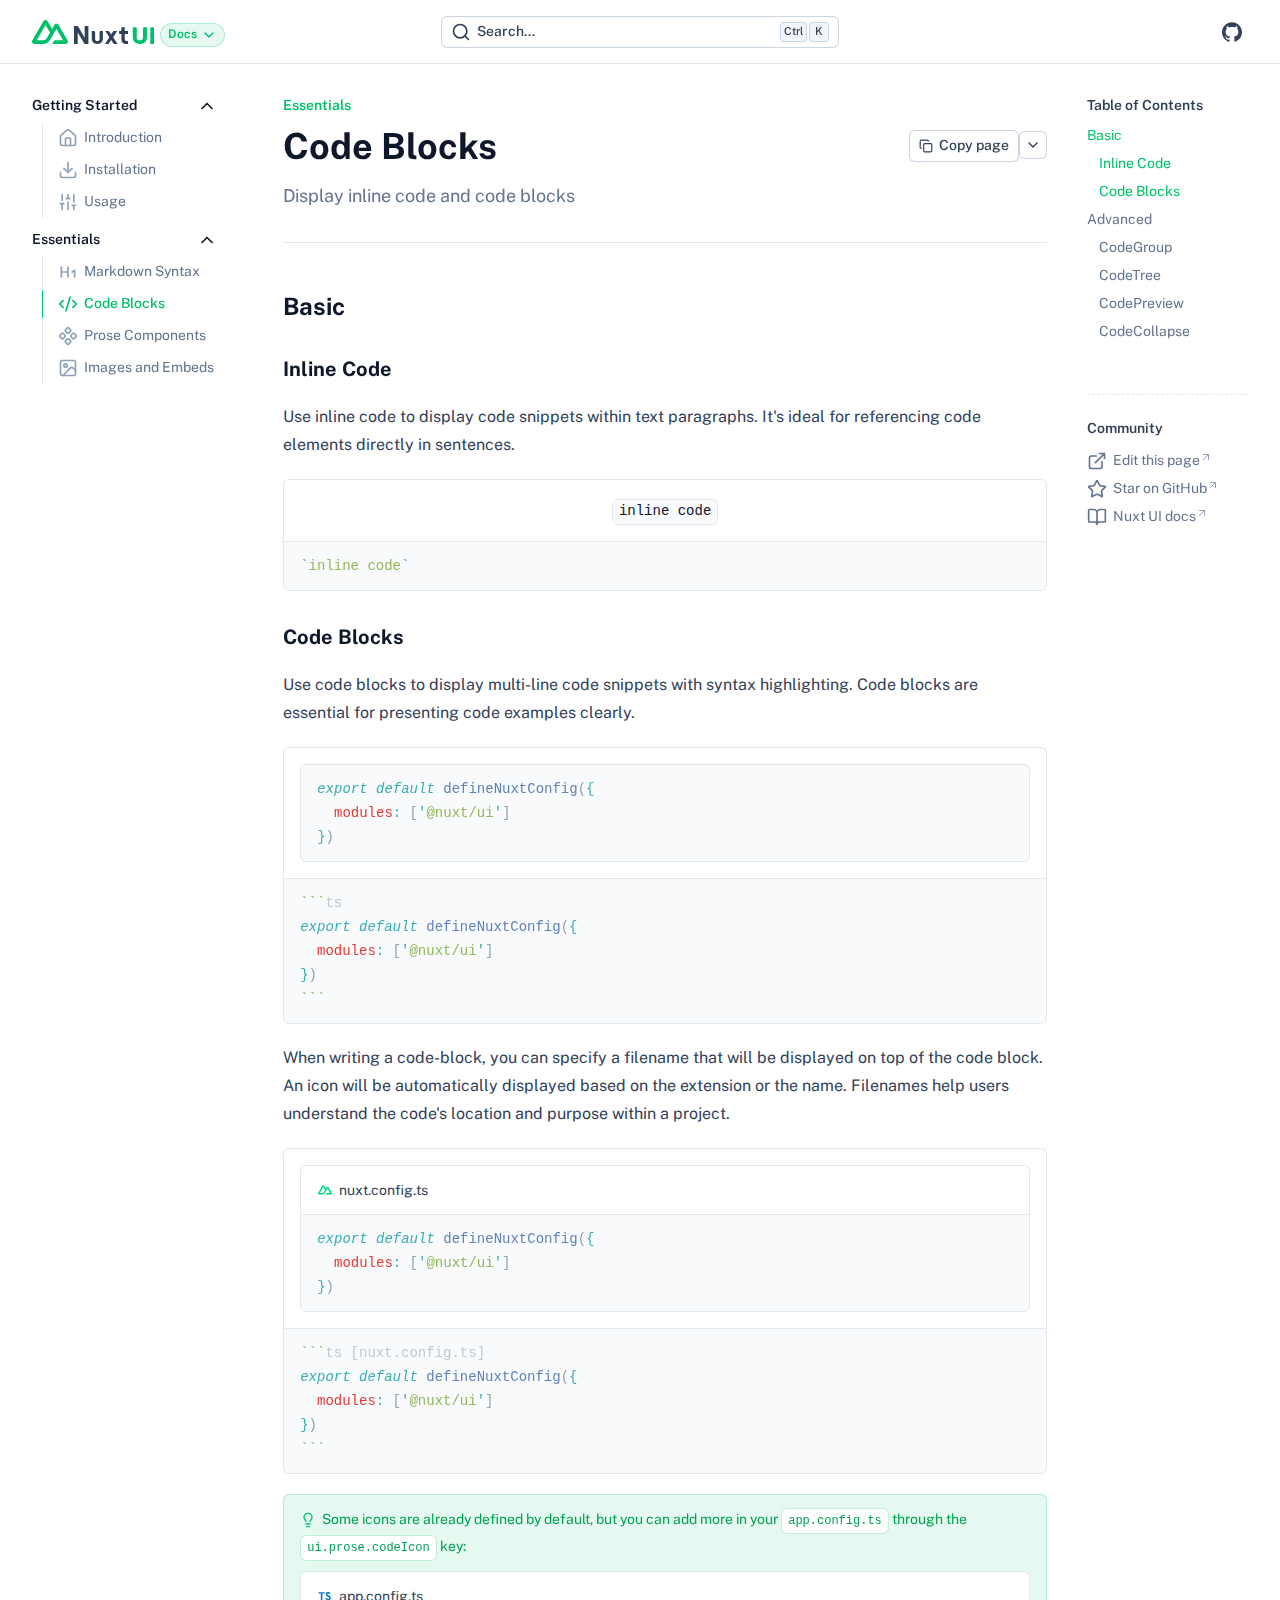
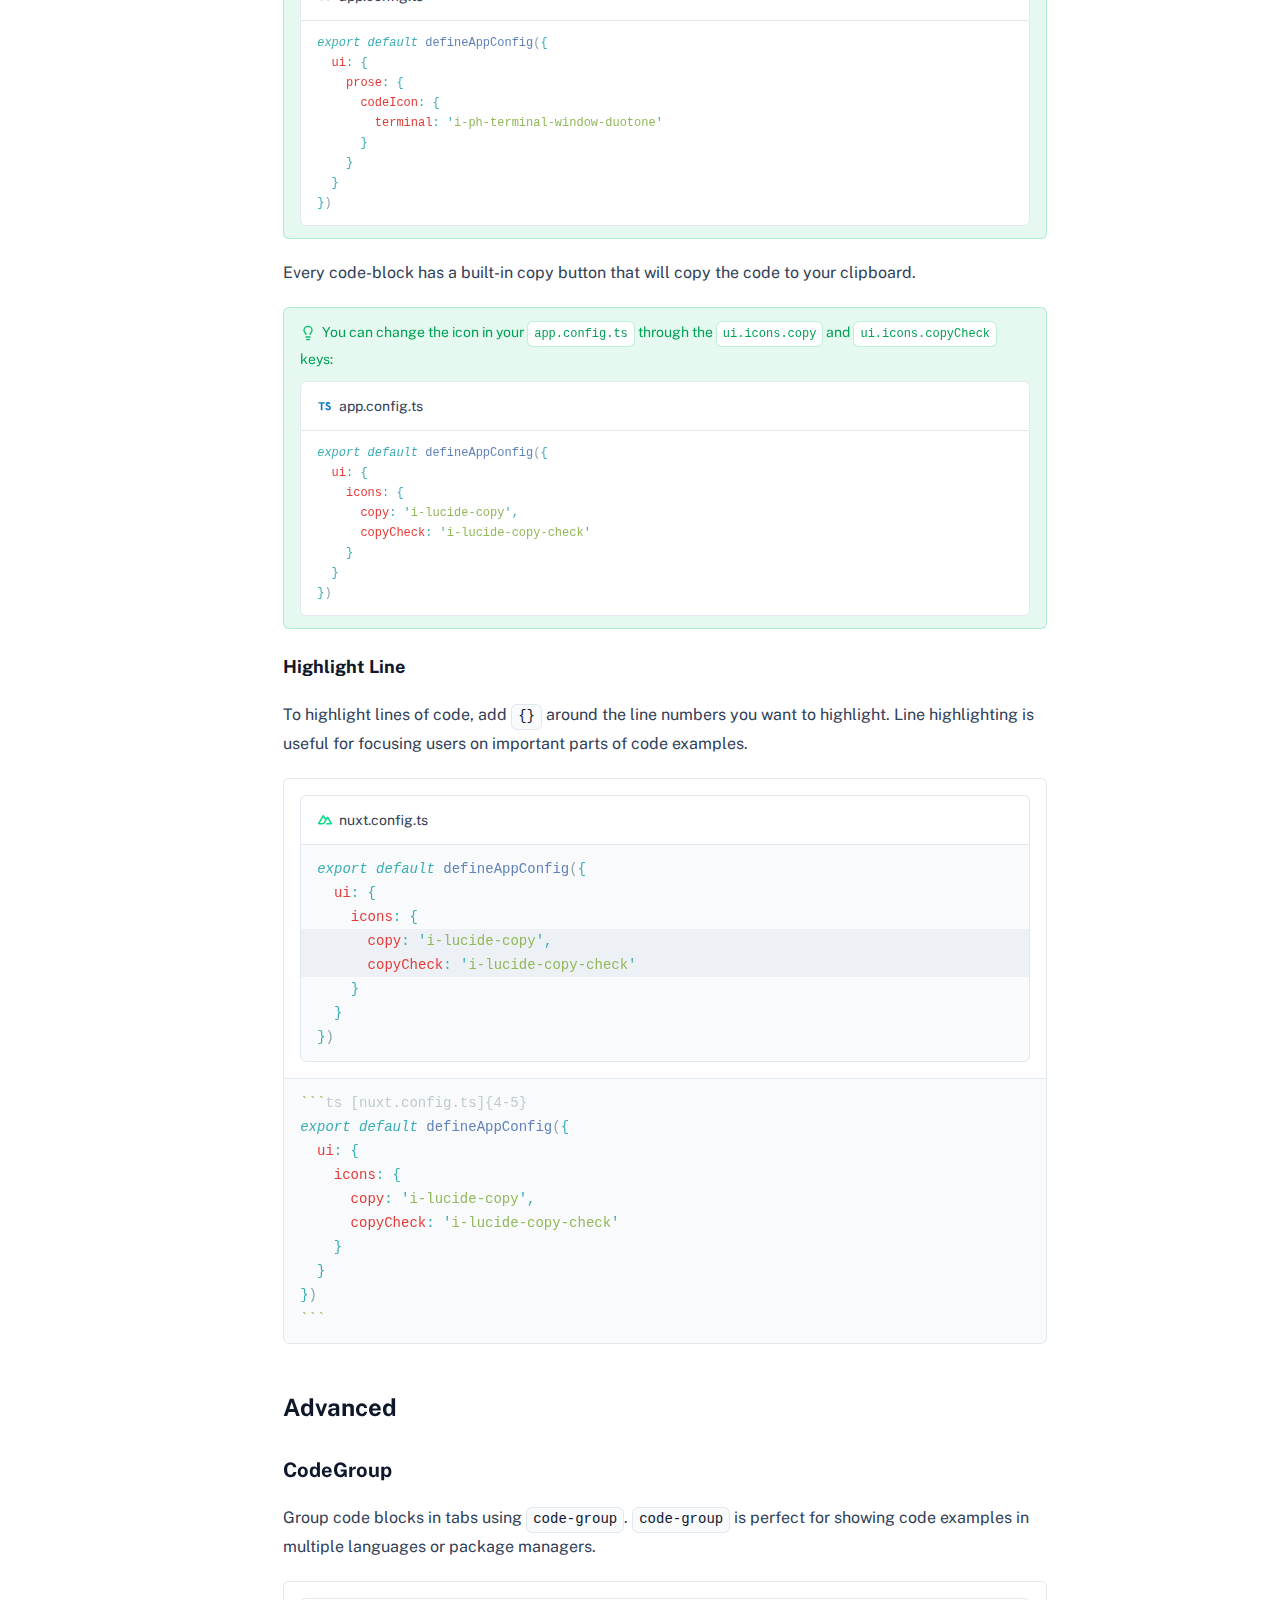
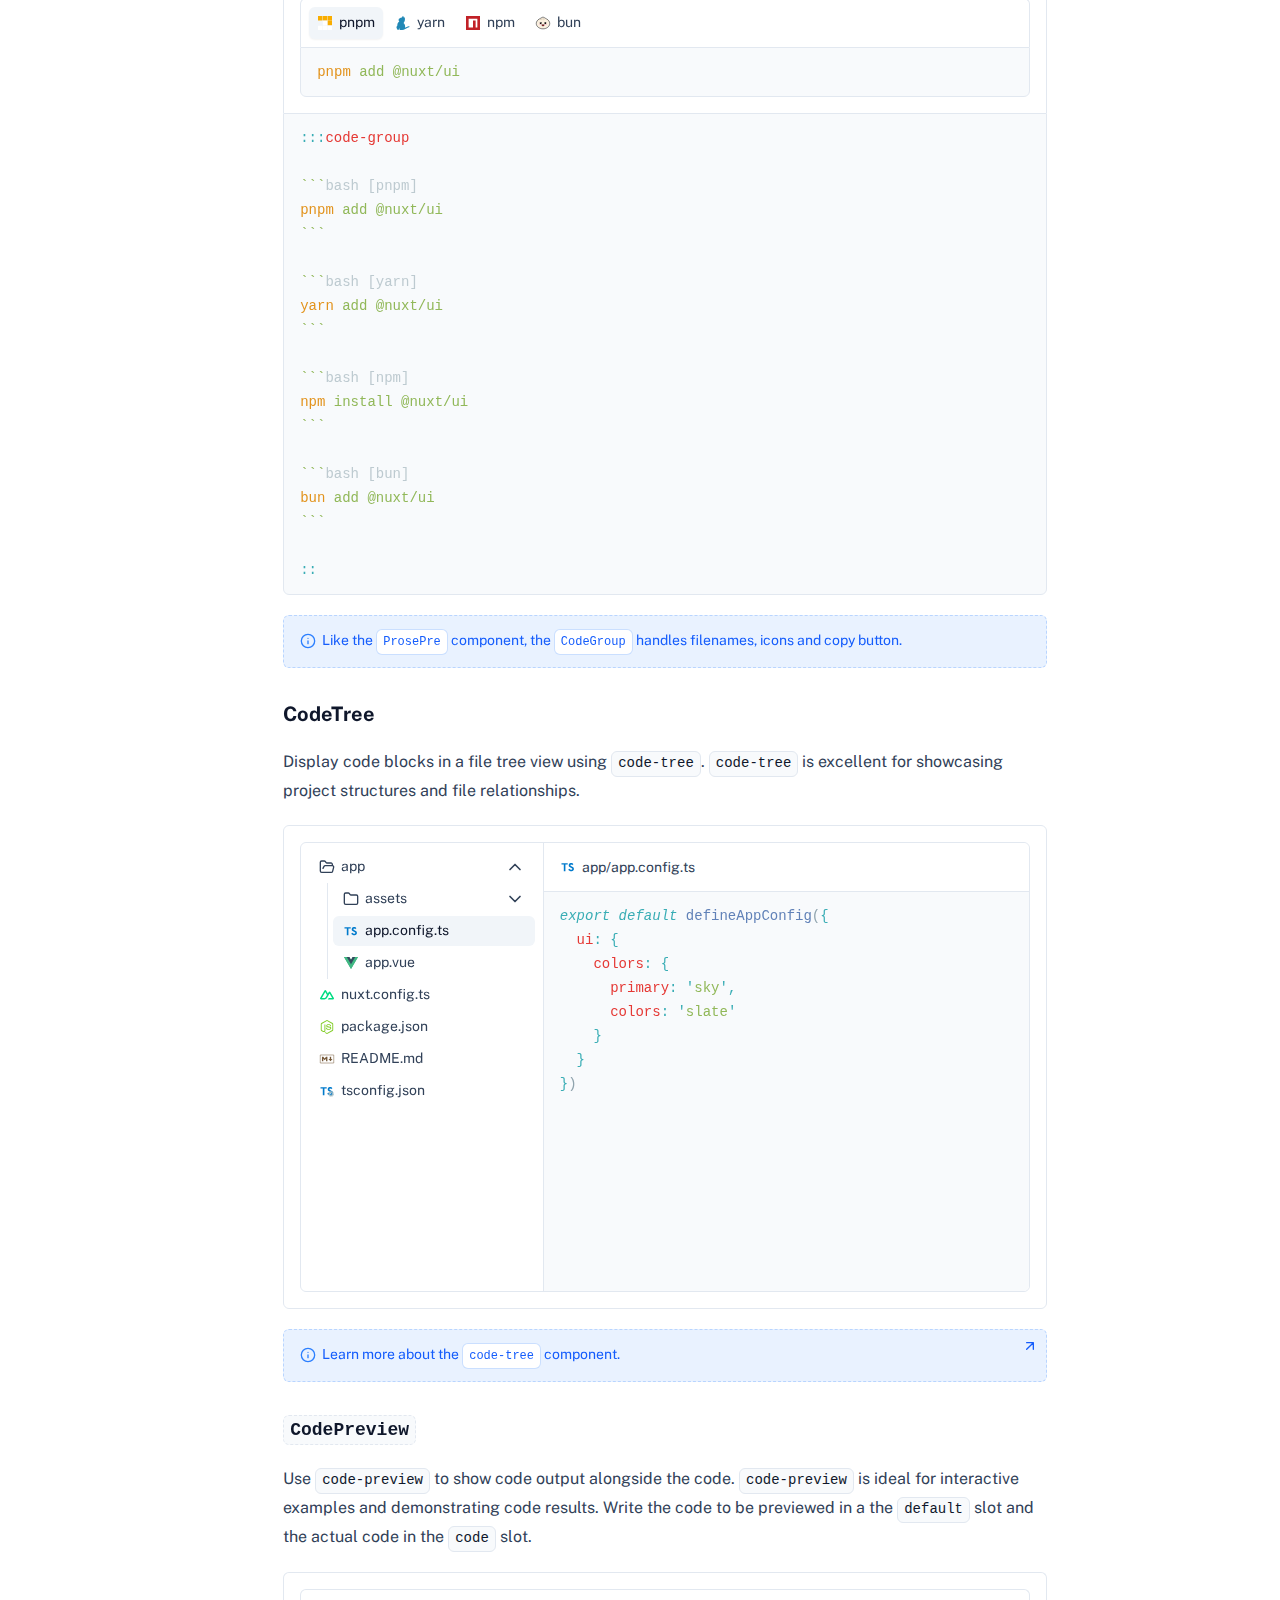
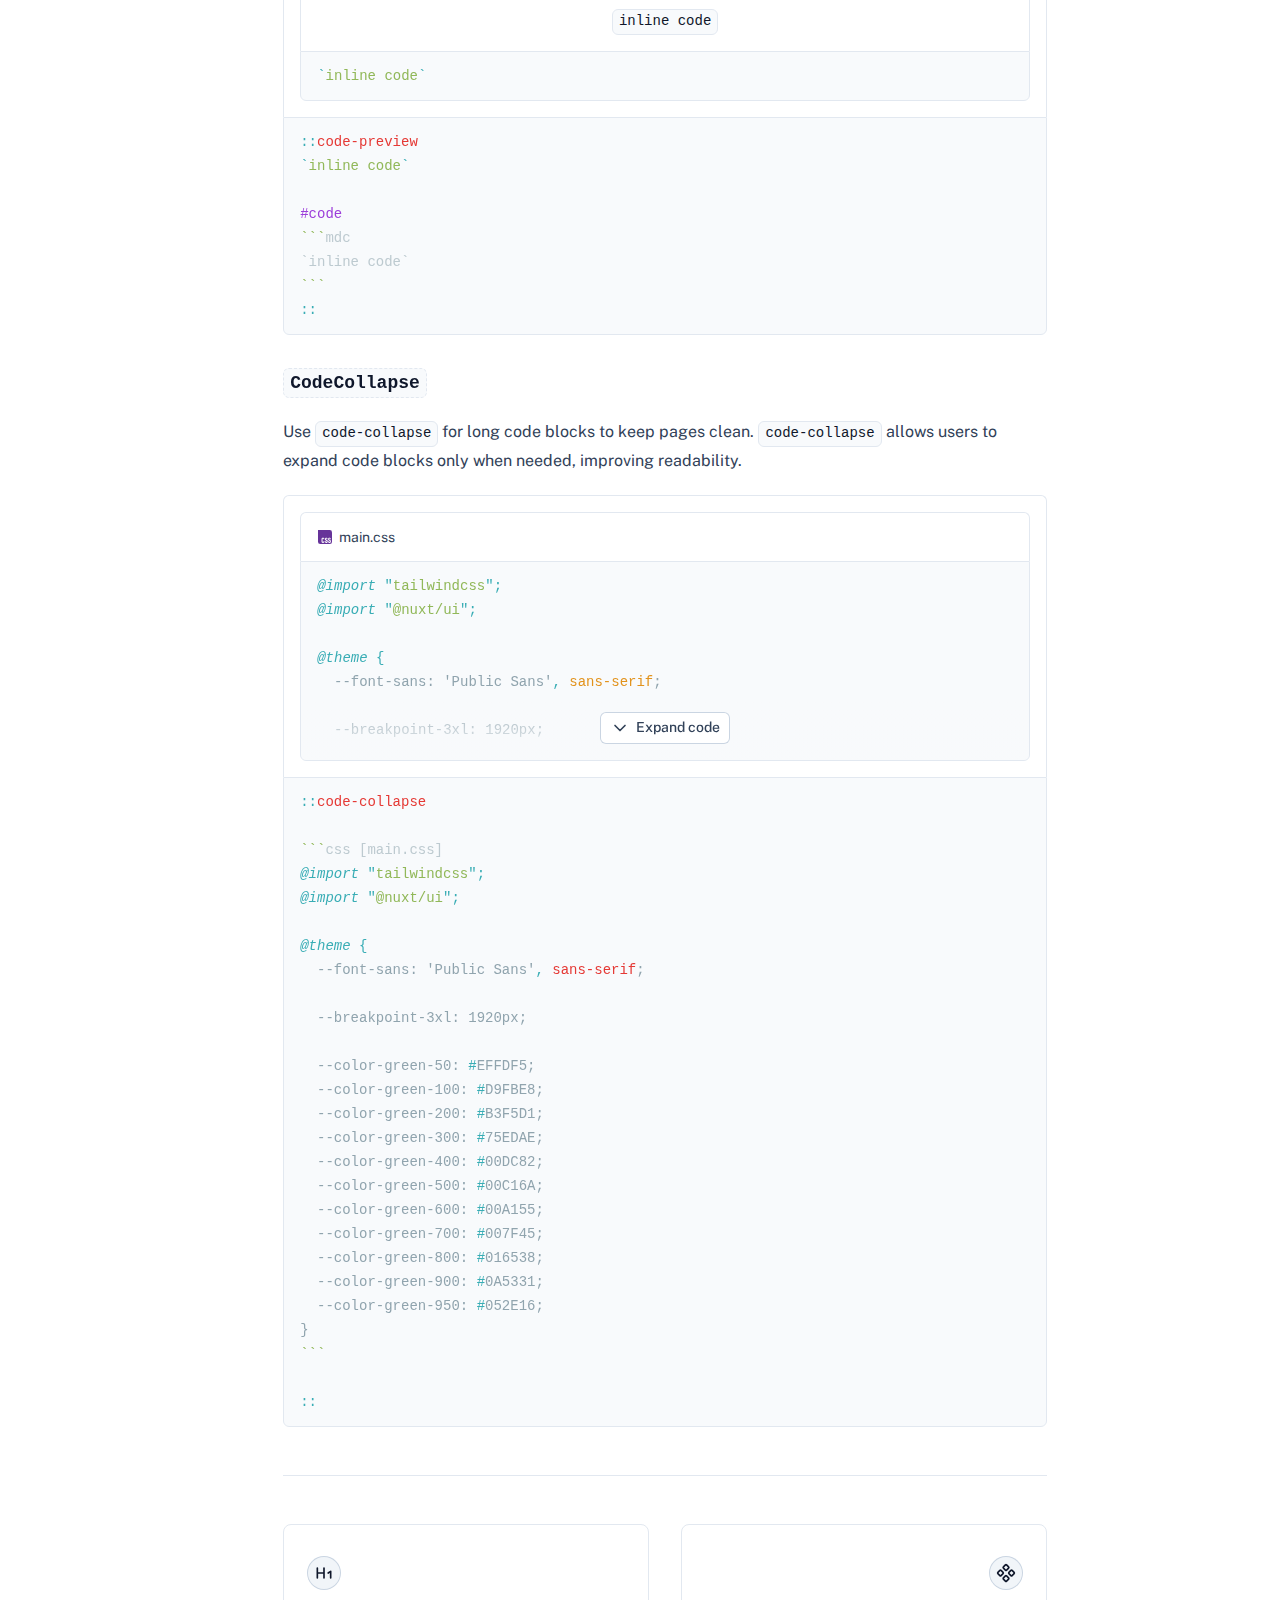
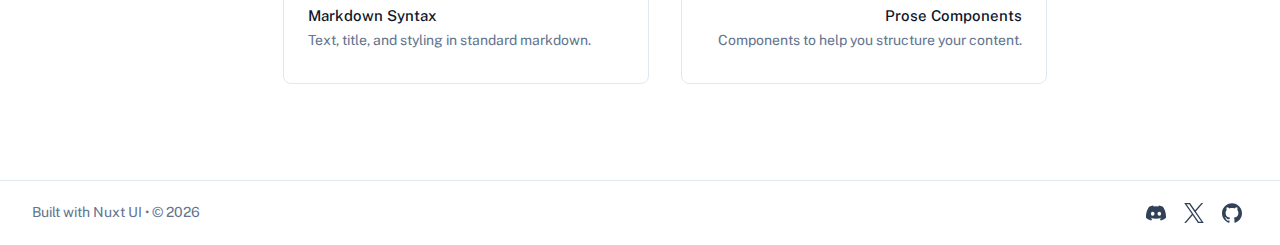
<file: essentials/code-blocks.html>
<!DOCTYPE html><html  lang="en"><head><meta charset="utf-8"><meta name="viewport" content="width=device-width, initial-scale=1"><style id="nuxt-ui-colors">@layer base {
  :root {
  --ui-color-primary-50: var(--color-green-50, oklch(98.2% 0.018 155.826));
  --ui-color-primary-100: var(--color-green-100, oklch(96.2% 0.044 156.743));
  --ui-color-primary-200: var(--color-green-200, oklch(92.5% 0.084 155.995));
  --ui-color-primary-300: var(--color-green-300, oklch(87.1% 0.15 154.449));
  --ui-color-primary-400: var(--color-green-400, oklch(79.2% 0.209 151.711));
  --ui-color-primary-500: var(--color-green-500, oklch(72.3% 0.219 149.579));
  --ui-color-primary-600: var(--color-green-600, oklch(62.7% 0.194 149.214));
  --ui-color-primary-700: var(--color-green-700, oklch(52.7% 0.154 150.069));
  --ui-color-primary-800: var(--color-green-800, oklch(44.8% 0.119 151.328));
  --ui-color-primary-900: var(--color-green-900, oklch(39.3% 0.095 152.535));
  --ui-color-primary-950: var(--color-green-950, oklch(26.6% 0.065 152.934));
  --ui-color-secondary-50: var(--color-blue-50, oklch(97% 0.014 254.604));
  --ui-color-secondary-100: var(--color-blue-100, oklch(93.2% 0.032 255.585));
  --ui-color-secondary-200: var(--color-blue-200, oklch(88.2% 0.059 254.128));
  --ui-color-secondary-300: var(--color-blue-300, oklch(80.9% 0.105 251.813));
  --ui-color-secondary-400: var(--color-blue-400, oklch(70.7% 0.165 254.624));
  --ui-color-secondary-500: var(--color-blue-500, oklch(62.3% 0.214 259.815));
  --ui-color-secondary-600: var(--color-blue-600, oklch(54.6% 0.245 262.881));
  --ui-color-secondary-700: var(--color-blue-700, oklch(48.8% 0.243 264.376));
  --ui-color-secondary-800: var(--color-blue-800, oklch(42.4% 0.199 265.638));
  --ui-color-secondary-900: var(--color-blue-900, oklch(37.9% 0.146 265.522));
  --ui-color-secondary-950: var(--color-blue-950, oklch(28.2% 0.091 267.935));
  --ui-color-success-50: var(--color-green-50, oklch(98.2% 0.018 155.826));
  --ui-color-success-100: var(--color-green-100, oklch(96.2% 0.044 156.743));
  --ui-color-success-200: var(--color-green-200, oklch(92.5% 0.084 155.995));
  --ui-color-success-300: var(--color-green-300, oklch(87.1% 0.15 154.449));
  --ui-color-success-400: var(--color-green-400, oklch(79.2% 0.209 151.711));
  --ui-color-success-500: var(--color-green-500, oklch(72.3% 0.219 149.579));
  --ui-color-success-600: var(--color-green-600, oklch(62.7% 0.194 149.214));
  --ui-color-success-700: var(--color-green-700, oklch(52.7% 0.154 150.069));
  --ui-color-success-800: var(--color-green-800, oklch(44.8% 0.119 151.328));
  --ui-color-success-900: var(--color-green-900, oklch(39.3% 0.095 152.535));
  --ui-color-success-950: var(--color-green-950, oklch(26.6% 0.065 152.934));
  --ui-color-info-50: var(--color-blue-50, oklch(97% 0.014 254.604));
  --ui-color-info-100: var(--color-blue-100, oklch(93.2% 0.032 255.585));
  --ui-color-info-200: var(--color-blue-200, oklch(88.2% 0.059 254.128));
  --ui-color-info-300: var(--color-blue-300, oklch(80.9% 0.105 251.813));
  --ui-color-info-400: var(--color-blue-400, oklch(70.7% 0.165 254.624));
  --ui-color-info-500: var(--color-blue-500, oklch(62.3% 0.214 259.815));
  --ui-color-info-600: var(--color-blue-600, oklch(54.6% 0.245 262.881));
  --ui-color-info-700: var(--color-blue-700, oklch(48.8% 0.243 264.376));
  --ui-color-info-800: var(--color-blue-800, oklch(42.4% 0.199 265.638));
  --ui-color-info-900: var(--color-blue-900, oklch(37.9% 0.146 265.522));
  --ui-color-info-950: var(--color-blue-950, oklch(28.2% 0.091 267.935));
  --ui-color-warning-50: var(--color-yellow-50, oklch(98.7% 0.026 102.212));
  --ui-color-warning-100: var(--color-yellow-100, oklch(97.3% 0.071 103.193));
  --ui-color-warning-200: var(--color-yellow-200, oklch(94.5% 0.129 101.54));
  --ui-color-warning-300: var(--color-yellow-300, oklch(90.5% 0.182 98.111));
  --ui-color-warning-400: var(--color-yellow-400, oklch(85.2% 0.199 91.936));
  --ui-color-warning-500: var(--color-yellow-500, oklch(79.5% 0.184 86.047));
  --ui-color-warning-600: var(--color-yellow-600, oklch(68.1% 0.162 75.834));
  --ui-color-warning-700: var(--color-yellow-700, oklch(55.4% 0.135 66.442));
  --ui-color-warning-800: var(--color-yellow-800, oklch(47.6% 0.114 61.907));
  --ui-color-warning-900: var(--color-yellow-900, oklch(42.1% 0.095 57.708));
  --ui-color-warning-950: var(--color-yellow-950, oklch(28.6% 0.066 53.813));
  --ui-color-error-50: var(--color-red-50, oklch(97.1% 0.013 17.38));
  --ui-color-error-100: var(--color-red-100, oklch(93.6% 0.032 17.717));
  --ui-color-error-200: var(--color-red-200, oklch(88.5% 0.062 18.334));
  --ui-color-error-300: var(--color-red-300, oklch(80.8% 0.114 19.571));
  --ui-color-error-400: var(--color-red-400, oklch(70.4% 0.191 22.216));
  --ui-color-error-500: var(--color-red-500, oklch(63.7% 0.237 25.331));
  --ui-color-error-600: var(--color-red-600, oklch(57.7% 0.245 27.325));
  --ui-color-error-700: var(--color-red-700, oklch(50.5% 0.213 27.518));
  --ui-color-error-800: var(--color-red-800, oklch(44.4% 0.177 26.899));
  --ui-color-error-900: var(--color-red-900, oklch(39.6% 0.141 25.723));
  --ui-color-error-950: var(--color-red-950, oklch(25.8% 0.092 26.042));
  --ui-color-neutral-50: var(--color-slate-50, oklch(98.4% 0.003 247.858));
  --ui-color-neutral-100: var(--color-slate-100, oklch(96.8% 0.007 247.896));
  --ui-color-neutral-200: var(--color-slate-200, oklch(92.9% 0.013 255.508));
  --ui-color-neutral-300: var(--color-slate-300, oklch(86.9% 0.022 252.894));
  --ui-color-neutral-400: var(--color-slate-400, oklch(70.4% 0.04 256.788));
  --ui-color-neutral-500: var(--color-slate-500, oklch(55.4% 0.046 257.417));
  --ui-color-neutral-600: var(--color-slate-600, oklch(44.6% 0.043 257.281));
  --ui-color-neutral-700: var(--color-slate-700, oklch(37.2% 0.044 257.287));
  --ui-color-neutral-800: var(--color-slate-800, oklch(27.9% 0.041 260.031));
  --ui-color-neutral-900: var(--color-slate-900, oklch(20.8% 0.042 265.755));
  --ui-color-neutral-950: var(--color-slate-950, oklch(12.9% 0.042 264.695));
  }
  :root, .light {
  --ui-primary: var(--ui-color-primary-500);
  --ui-secondary: var(--ui-color-secondary-500);
  --ui-success: var(--ui-color-success-500);
  --ui-info: var(--ui-color-info-500);
  --ui-warning: var(--ui-color-warning-500);
  --ui-error: var(--ui-color-error-500);
  }
  .dark {
  --ui-primary: var(--ui-color-primary-400);
  --ui-secondary: var(--ui-color-secondary-400);
  --ui-success: var(--ui-color-success-400);
  --ui-info: var(--ui-color-info-400);
  --ui-warning: var(--ui-color-warning-400);
  --ui-error: var(--ui-color-error-400);
  }
}</style><script type="importmap">{"imports":{"#entry":"/_nuxt/BDH_oXJ_.js"}}</script><title>Code Blocks - Nuxt Docs Template</title><style>/*! tailwindcss v4.1.14 | MIT License | https://tailwindcss.com */.shiki span.line{display:block}.shiki span.line.highlight{background-color:var(--ui-bg-accented);margin:0 -16px;padding:0 16px}@supports (color:color-mix(in lab,red,red)){.shiki span.line.highlight{background-color:color-mix(in oklab,var(--ui-bg-accented)50%,transparent)}}</style><link rel="stylesheet" href="/_nuxt/entry.DQVlBv06.css" crossorigin><style>@layer components {:where(.i-lucide\:arrow-up-right){display:inline-block;width:1em;height:1em;background-color:currentColor;-webkit-mask-image:var(--svg);mask-image:var(--svg);-webkit-mask-repeat:no-repeat;mask-repeat:no-repeat;-webkit-mask-size:100% 100%;mask-size:100% 100%;--svg:url("data:image/svg+xml,%3Csvg xmlns='http://www.w3.org/2000/svg' viewBox='0 0 24 24' width='24' height='24'%3E%3Cpath fill='none' stroke='black' stroke-linecap='round' stroke-linejoin='round' stroke-width='2' d='M7 7h10v10M7 17L17 7'/%3E%3C/svg%3E")}:where(.i-lucide\:book-open){display:inline-block;width:1em;height:1em;background-color:currentColor;-webkit-mask-image:var(--svg);mask-image:var(--svg);-webkit-mask-repeat:no-repeat;mask-repeat:no-repeat;-webkit-mask-size:100% 100%;mask-size:100% 100%;--svg:url("data:image/svg+xml,%3Csvg xmlns='http://www.w3.org/2000/svg' viewBox='0 0 24 24' width='24' height='24'%3E%3Cpath fill='none' stroke='black' stroke-linecap='round' stroke-linejoin='round' stroke-width='2' d='M12 7v14m-9-3a1 1 0 0 1-1-1V4a1 1 0 0 1 1-1h5a4 4 0 0 1 4 4a4 4 0 0 1 4-4h5a1 1 0 0 1 1 1v13a1 1 0 0 1-1 1h-6a3 3 0 0 0-3 3a3 3 0 0 0-3-3z'/%3E%3C/svg%3E")}:where(.i-lucide\:chevron-down){display:inline-block;width:1em;height:1em;background-color:currentColor;-webkit-mask-image:var(--svg);mask-image:var(--svg);-webkit-mask-repeat:no-repeat;mask-repeat:no-repeat;-webkit-mask-size:100% 100%;mask-size:100% 100%;--svg:url("data:image/svg+xml,%3Csvg xmlns='http://www.w3.org/2000/svg' viewBox='0 0 24 24' width='24' height='24'%3E%3Cpath fill='none' stroke='black' stroke-linecap='round' stroke-linejoin='round' stroke-width='2' d='m6 9l6 6l6-6'/%3E%3C/svg%3E")}:where(.i-lucide\:code-xml){display:inline-block;width:1em;height:1em;background-color:currentColor;-webkit-mask-image:var(--svg);mask-image:var(--svg);-webkit-mask-repeat:no-repeat;mask-repeat:no-repeat;-webkit-mask-size:100% 100%;mask-size:100% 100%;--svg:url("data:image/svg+xml,%3Csvg xmlns='http://www.w3.org/2000/svg' viewBox='0 0 24 24' width='24' height='24'%3E%3Cpath fill='none' stroke='black' stroke-linecap='round' stroke-linejoin='round' stroke-width='2' d='m18 16l4-4l-4-4M6 8l-4 4l4 4m8.5-12l-5 16'/%3E%3C/svg%3E")}:where(.i-lucide\:component){display:inline-block;width:1em;height:1em;background-color:currentColor;-webkit-mask-image:var(--svg);mask-image:var(--svg);-webkit-mask-repeat:no-repeat;mask-repeat:no-repeat;-webkit-mask-size:100% 100%;mask-size:100% 100%;--svg:url("data:image/svg+xml,%3Csvg xmlns='http://www.w3.org/2000/svg' viewBox='0 0 24 24' width='24' height='24'%3E%3Cpath fill='none' stroke='black' stroke-linecap='round' stroke-linejoin='round' stroke-width='2' d='M15.536 11.293a1 1 0 0 0 0 1.414l2.376 2.377a1 1 0 0 0 1.414 0l2.377-2.377a1 1 0 0 0 0-1.414l-2.377-2.377a1 1 0 0 0-1.414 0zm-13.239 0a1 1 0 0 0 0 1.414l2.377 2.377a1 1 0 0 0 1.414 0l2.377-2.377a1 1 0 0 0 0-1.414L6.088 8.916a1 1 0 0 0-1.414 0zm6.619 6.619a1 1 0 0 0 0 1.415l2.377 2.376a1 1 0 0 0 1.414 0l2.377-2.376a1 1 0 0 0 0-1.415l-2.377-2.376a1 1 0 0 0-1.414 0zm0-13.238a1 1 0 0 0 0 1.414l2.377 2.376a1 1 0 0 0 1.414 0l2.377-2.376a1 1 0 0 0 0-1.414l-2.377-2.377a1 1 0 0 0-1.414 0z'/%3E%3C/svg%3E")}:where(.i-lucide\:copy){display:inline-block;width:1em;height:1em;background-color:currentColor;-webkit-mask-image:var(--svg);mask-image:var(--svg);-webkit-mask-repeat:no-repeat;mask-repeat:no-repeat;-webkit-mask-size:100% 100%;mask-size:100% 100%;--svg:url("data:image/svg+xml,%3Csvg xmlns='http://www.w3.org/2000/svg' viewBox='0 0 24 24' width='24' height='24'%3E%3Cg fill='none' stroke='black' stroke-linecap='round' stroke-linejoin='round' stroke-width='2'%3E%3Crect width='14' height='14' x='8' y='8' rx='2' ry='2'/%3E%3Cpath d='M4 16c-1.1 0-2-.9-2-2V4c0-1.1.9-2 2-2h10c1.1 0 2 .9 2 2'/%3E%3C/g%3E%3C/svg%3E")}:where(.i-lucide\:download){display:inline-block;width:1em;height:1em;background-color:currentColor;-webkit-mask-image:var(--svg);mask-image:var(--svg);-webkit-mask-repeat:no-repeat;mask-repeat:no-repeat;-webkit-mask-size:100% 100%;mask-size:100% 100%;--svg:url("data:image/svg+xml,%3Csvg xmlns='http://www.w3.org/2000/svg' viewBox='0 0 24 24' width='24' height='24'%3E%3Cg fill='none' stroke='black' stroke-linecap='round' stroke-linejoin='round' stroke-width='2'%3E%3Cpath d='M12 15V3m9 12v4a2 2 0 0 1-2 2H5a2 2 0 0 1-2-2v-4'/%3E%3Cpath d='m7 10l5 5l5-5'/%3E%3C/g%3E%3C/svg%3E")}:where(.i-lucide\:external-link){display:inline-block;width:1em;height:1em;background-color:currentColor;-webkit-mask-image:var(--svg);mask-image:var(--svg);-webkit-mask-repeat:no-repeat;mask-repeat:no-repeat;-webkit-mask-size:100% 100%;mask-size:100% 100%;--svg:url("data:image/svg+xml,%3Csvg xmlns='http://www.w3.org/2000/svg' viewBox='0 0 24 24' width='24' height='24'%3E%3Cpath fill='none' stroke='black' stroke-linecap='round' stroke-linejoin='round' stroke-width='2' d='M15 3h6v6m-11 5L21 3m-3 10v6a2 2 0 0 1-2 2H5a2 2 0 0 1-2-2V8a2 2 0 0 1 2-2h6'/%3E%3C/svg%3E")}:where(.i-lucide\:folder){display:inline-block;width:1em;height:1em;background-color:currentColor;-webkit-mask-image:var(--svg);mask-image:var(--svg);-webkit-mask-repeat:no-repeat;mask-repeat:no-repeat;-webkit-mask-size:100% 100%;mask-size:100% 100%;--svg:url("data:image/svg+xml,%3Csvg xmlns='http://www.w3.org/2000/svg' viewBox='0 0 24 24' width='24' height='24'%3E%3Cpath fill='none' stroke='black' stroke-linecap='round' stroke-linejoin='round' stroke-width='2' d='M20 20a2 2 0 0 0 2-2V8a2 2 0 0 0-2-2h-7.9a2 2 0 0 1-1.69-.9L9.6 3.9A2 2 0 0 0 7.93 3H4a2 2 0 0 0-2 2v13a2 2 0 0 0 2 2Z'/%3E%3C/svg%3E")}:where(.i-lucide\:folder-open){display:inline-block;width:1em;height:1em;background-color:currentColor;-webkit-mask-image:var(--svg);mask-image:var(--svg);-webkit-mask-repeat:no-repeat;mask-repeat:no-repeat;-webkit-mask-size:100% 100%;mask-size:100% 100%;--svg:url("data:image/svg+xml,%3Csvg xmlns='http://www.w3.org/2000/svg' viewBox='0 0 24 24' width='24' height='24'%3E%3Cpath fill='none' stroke='black' stroke-linecap='round' stroke-linejoin='round' stroke-width='2' d='m6 14l1.5-2.9A2 2 0 0 1 9.24 10H20a2 2 0 0 1 1.94 2.5l-1.54 6a2 2 0 0 1-1.95 1.5H4a2 2 0 0 1-2-2V5a2 2 0 0 1 2-2h3.9a2 2 0 0 1 1.69.9l.81 1.2a2 2 0 0 0 1.67.9H18a2 2 0 0 1 2 2v2'/%3E%3C/svg%3E")}:where(.i-lucide\:hash){display:inline-block;width:1em;height:1em;background-color:currentColor;-webkit-mask-image:var(--svg);mask-image:var(--svg);-webkit-mask-repeat:no-repeat;mask-repeat:no-repeat;-webkit-mask-size:100% 100%;mask-size:100% 100%;--svg:url("data:image/svg+xml,%3Csvg xmlns='http://www.w3.org/2000/svg' viewBox='0 0 24 24' width='24' height='24'%3E%3Cpath fill='none' stroke='black' stroke-linecap='round' stroke-linejoin='round' stroke-width='2' d='M4 9h16M4 15h16M10 3L8 21m8-18l-2 18'/%3E%3C/svg%3E")}:where(.i-lucide\:heading-1){display:inline-block;width:1em;height:1em;background-color:currentColor;-webkit-mask-image:var(--svg);mask-image:var(--svg);-webkit-mask-repeat:no-repeat;mask-repeat:no-repeat;-webkit-mask-size:100% 100%;mask-size:100% 100%;--svg:url("data:image/svg+xml,%3Csvg xmlns='http://www.w3.org/2000/svg' viewBox='0 0 24 24' width='24' height='24'%3E%3Cpath fill='none' stroke='black' stroke-linecap='round' stroke-linejoin='round' stroke-width='2' d='M4 12h8m-8 6V6m8 12V6m5 6l3-2v8'/%3E%3C/svg%3E")}:where(.i-lucide\:house){display:inline-block;width:1em;height:1em;background-color:currentColor;-webkit-mask-image:var(--svg);mask-image:var(--svg);-webkit-mask-repeat:no-repeat;mask-repeat:no-repeat;-webkit-mask-size:100% 100%;mask-size:100% 100%;--svg:url("data:image/svg+xml,%3Csvg xmlns='http://www.w3.org/2000/svg' viewBox='0 0 24 24' width='24' height='24'%3E%3Cg fill='none' stroke='black' stroke-linecap='round' stroke-linejoin='round' stroke-width='2'%3E%3Cpath d='M15 21v-8a1 1 0 0 0-1-1h-4a1 1 0 0 0-1 1v8'/%3E%3Cpath d='M3 10a2 2 0 0 1 .709-1.528l7-6a2 2 0 0 1 2.582 0l7 6A2 2 0 0 1 21 10v9a2 2 0 0 1-2 2H5a2 2 0 0 1-2-2z'/%3E%3C/g%3E%3C/svg%3E")}:where(.i-lucide\:image){display:inline-block;width:1em;height:1em;background-color:currentColor;-webkit-mask-image:var(--svg);mask-image:var(--svg);-webkit-mask-repeat:no-repeat;mask-repeat:no-repeat;-webkit-mask-size:100% 100%;mask-size:100% 100%;--svg:url("data:image/svg+xml,%3Csvg xmlns='http://www.w3.org/2000/svg' viewBox='0 0 24 24' width='24' height='24'%3E%3Cg fill='none' stroke='black' stroke-linecap='round' stroke-linejoin='round' stroke-width='2'%3E%3Crect width='18' height='18' x='3' y='3' rx='2' ry='2'/%3E%3Ccircle cx='9' cy='9' r='2'/%3E%3Cpath d='m21 15l-3.086-3.086a2 2 0 0 0-2.828 0L6 21'/%3E%3C/g%3E%3C/svg%3E")}:where(.i-lucide\:info){display:inline-block;width:1em;height:1em;background-color:currentColor;-webkit-mask-image:var(--svg);mask-image:var(--svg);-webkit-mask-repeat:no-repeat;mask-repeat:no-repeat;-webkit-mask-size:100% 100%;mask-size:100% 100%;--svg:url("data:image/svg+xml,%3Csvg xmlns='http://www.w3.org/2000/svg' viewBox='0 0 24 24' width='24' height='24'%3E%3Cg fill='none' stroke='black' stroke-linecap='round' stroke-linejoin='round' stroke-width='2'%3E%3Ccircle cx='12' cy='12' r='10'/%3E%3Cpath d='M12 16v-4m0-4h.01'/%3E%3C/g%3E%3C/svg%3E")}:where(.i-lucide\:lightbulb){display:inline-block;width:1em;height:1em;background-color:currentColor;-webkit-mask-image:var(--svg);mask-image:var(--svg);-webkit-mask-repeat:no-repeat;mask-repeat:no-repeat;-webkit-mask-size:100% 100%;mask-size:100% 100%;--svg:url("data:image/svg+xml,%3Csvg xmlns='http://www.w3.org/2000/svg' viewBox='0 0 24 24' width='24' height='24'%3E%3Cpath fill='none' stroke='black' stroke-linecap='round' stroke-linejoin='round' stroke-width='2' d='M15 14c.2-1 .7-1.7 1.5-2.5c1-.9 1.5-2.2 1.5-3.5A6 6 0 0 0 6 8c0 1 .2 2.2 1.5 3.5c.7.7 1.3 1.5 1.5 2.5m0 4h6m-5 4h4'/%3E%3C/svg%3E")}:where(.i-lucide\:menu){display:inline-block;width:1em;height:1em;background-color:currentColor;-webkit-mask-image:var(--svg);mask-image:var(--svg);-webkit-mask-repeat:no-repeat;mask-repeat:no-repeat;-webkit-mask-size:100% 100%;mask-size:100% 100%;--svg:url("data:image/svg+xml,%3Csvg xmlns='http://www.w3.org/2000/svg' viewBox='0 0 24 24' width='24' height='24'%3E%3Cpath fill='none' stroke='black' stroke-linecap='round' stroke-linejoin='round' stroke-width='2' d='M4 5h16M4 12h16M4 19h16'/%3E%3C/svg%3E")}:where(.i-lucide\:search){display:inline-block;width:1em;height:1em;background-color:currentColor;-webkit-mask-image:var(--svg);mask-image:var(--svg);-webkit-mask-repeat:no-repeat;mask-repeat:no-repeat;-webkit-mask-size:100% 100%;mask-size:100% 100%;--svg:url("data:image/svg+xml,%3Csvg xmlns='http://www.w3.org/2000/svg' viewBox='0 0 24 24' width='24' height='24'%3E%3Cg fill='none' stroke='black' stroke-linecap='round' stroke-linejoin='round' stroke-width='2'%3E%3Cpath d='m21 21l-4.34-4.34'/%3E%3Ccircle cx='11' cy='11' r='8'/%3E%3C/g%3E%3C/svg%3E")}:where(.i-lucide\:sliders){display:inline-block;width:1em;height:1em;background-color:currentColor;-webkit-mask-image:var(--svg);mask-image:var(--svg);-webkit-mask-repeat:no-repeat;mask-repeat:no-repeat;-webkit-mask-size:100% 100%;mask-size:100% 100%;--svg:url("data:image/svg+xml,%3Csvg xmlns='http://www.w3.org/2000/svg' viewBox='0 0 24 24' width='24' height='24'%3E%3Cpath fill='none' stroke='black' stroke-linecap='round' stroke-linejoin='round' stroke-width='2' d='M10 8h4m-2 13v-9m0-4V3m5 13h4m-2-4V3m0 18v-5M3 14h4m-2-4V3m0 18v-7'/%3E%3C/svg%3E")}:where(.i-lucide\:star){display:inline-block;width:1em;height:1em;background-color:currentColor;-webkit-mask-image:var(--svg);mask-image:var(--svg);-webkit-mask-repeat:no-repeat;mask-repeat:no-repeat;-webkit-mask-size:100% 100%;mask-size:100% 100%;--svg:url("data:image/svg+xml,%3Csvg xmlns='http://www.w3.org/2000/svg' viewBox='0 0 24 24' width='24' height='24'%3E%3Cpath fill='none' stroke='black' stroke-linecap='round' stroke-linejoin='round' stroke-width='2' d='M11.525 2.295a.53.53 0 0 1 .95 0l2.31 4.679a2.12 2.12 0 0 0 1.595 1.16l5.166.756a.53.53 0 0 1 .294.904l-3.736 3.638a2.12 2.12 0 0 0-.611 1.878l.882 5.14a.53.53 0 0 1-.771.56l-4.618-2.428a2.12 2.12 0 0 0-1.973 0L6.396 21.01a.53.53 0 0 1-.77-.56l.881-5.139a2.12 2.12 0 0 0-.611-1.879L2.16 9.795a.53.53 0 0 1 .294-.906l5.165-.755a2.12 2.12 0 0 0 1.597-1.16z'/%3E%3C/svg%3E")}:where(.i-simple-icons\:discord){display:inline-block;width:1em;height:1em;background-color:currentColor;-webkit-mask-image:var(--svg);mask-image:var(--svg);-webkit-mask-repeat:no-repeat;mask-repeat:no-repeat;-webkit-mask-size:100% 100%;mask-size:100% 100%;--svg:url("data:image/svg+xml,%3Csvg xmlns='http://www.w3.org/2000/svg' viewBox='0 0 24 24' width='24' height='24'%3E%3Cpath fill='black' d='M20.317 4.37a19.8 19.8 0 0 0-4.885-1.515a.074.074 0 0 0-.079.037c-.21.375-.444.864-.608 1.25a18.3 18.3 0 0 0-5.487 0a13 13 0 0 0-.617-1.25a.08.08 0 0 0-.079-.037A19.7 19.7 0 0 0 3.677 4.37a.1.1 0 0 0-.032.027C.533 9.046-.32 13.58.099 18.057a.08.08 0 0 0 .031.057a19.9 19.9 0 0 0 5.993 3.03a.08.08 0 0 0 .084-.028a14 14 0 0 0 1.226-1.994a.076.076 0 0 0-.041-.106a13 13 0 0 1-1.872-.892a.077.077 0 0 1-.008-.128a10 10 0 0 0 .372-.292a.07.07 0 0 1 .077-.01c3.928 1.793 8.18 1.793 12.062 0a.07.07 0 0 1 .078.01q.181.149.373.292a.077.077 0 0 1-.006.127a12.3 12.3 0 0 1-1.873.892a.077.077 0 0 0-.041.107c.36.698.772 1.362 1.225 1.993a.08.08 0 0 0 .084.028a19.8 19.8 0 0 0 6.002-3.03a.08.08 0 0 0 .032-.054c.5-5.177-.838-9.674-3.549-13.66a.06.06 0 0 0-.031-.03M8.02 15.33c-1.182 0-2.157-1.085-2.157-2.419c0-1.333.956-2.419 2.157-2.419c1.21 0 2.176 1.096 2.157 2.42c0 1.333-.956 2.418-2.157 2.418m7.975 0c-1.183 0-2.157-1.085-2.157-2.419c0-1.333.955-2.419 2.157-2.419c1.21 0 2.176 1.096 2.157 2.42c0 1.333-.946 2.418-2.157 2.418'/%3E%3C/svg%3E")}:where(.i-simple-icons\:github){display:inline-block;width:1em;height:1em;background-color:currentColor;-webkit-mask-image:var(--svg);mask-image:var(--svg);-webkit-mask-repeat:no-repeat;mask-repeat:no-repeat;-webkit-mask-size:100% 100%;mask-size:100% 100%;--svg:url("data:image/svg+xml,%3Csvg xmlns='http://www.w3.org/2000/svg' viewBox='0 0 24 24' width='24' height='24'%3E%3Cpath fill='black' d='M12 .297c-6.63 0-12 5.373-12 12c0 5.303 3.438 9.8 8.205 11.385c.6.113.82-.258.82-.577c0-.285-.01-1.04-.015-2.04c-3.338.724-4.042-1.61-4.042-1.61C4.422 18.07 3.633 17.7 3.633 17.7c-1.087-.744.084-.729.084-.729c1.205.084 1.838 1.236 1.838 1.236c1.07 1.835 2.809 1.305 3.495.998c.108-.776.417-1.305.76-1.605c-2.665-.3-5.466-1.332-5.466-5.93c0-1.31.465-2.38 1.235-3.22c-.135-.303-.54-1.523.105-3.176c0 0 1.005-.322 3.3 1.23c.96-.267 1.98-.399 3-.405c1.02.006 2.04.138 3 .405c2.28-1.552 3.285-1.23 3.285-1.23c.645 1.653.24 2.873.12 3.176c.765.84 1.23 1.91 1.23 3.22c0 4.61-2.805 5.625-5.475 5.92c.42.36.81 1.096.81 2.22c0 1.606-.015 2.896-.015 3.286c0 .315.21.69.825.57C20.565 22.092 24 17.592 24 12.297c0-6.627-5.373-12-12-12'/%3E%3C/svg%3E")}:where(.i-simple-icons\:x){display:inline-block;width:1em;height:1em;background-color:currentColor;-webkit-mask-image:var(--svg);mask-image:var(--svg);-webkit-mask-repeat:no-repeat;mask-repeat:no-repeat;-webkit-mask-size:100% 100%;mask-size:100% 100%;--svg:url("data:image/svg+xml,%3Csvg xmlns='http://www.w3.org/2000/svg' viewBox='0 0 24 24' width='24' height='24'%3E%3Cpath fill='black' d='M14.234 10.162L22.977 0h-2.072l-7.591 8.824L7.251 0H.258l9.168 13.343L.258 24H2.33l8.016-9.318L16.749 24h6.993zm-2.837 3.299l-.929-1.329L3.076 1.56h3.182l5.965 8.532l.929 1.329l7.754 11.09h-3.182z'/%3E%3C/svg%3E")}:where(.i-vscode-icons\:file-type-bun){display:inline-block;width:1em;height:1em;background-repeat:no-repeat;background-size:100% 100%;background-image:url("data:image/svg+xml,%3Csvg xmlns='http://www.w3.org/2000/svg' viewBox='0 0 32 32' width='32' height='32'%3E%3Cpath fill='%23fbf0df' d='M29 17c0 5.65-5.82 10.23-13 10.23S3 22.61 3 17c0-3.5 2.24-6.6 5.66-8.44S14.21 4.81 16 4.81s3.32 1.54 7.34 3.71C26.76 10.36 29 13.46 29 17'/%3E%3Cpath fill='none' stroke='%23000' d='M16 27.65c7.32 0 13.46-4.65 13.46-10.65c0-3.72-2.37-7-5.89-8.85c-1.39-.75-2.46-1.41-3.37-2l-1.13-.69A6.14 6.14 0 0 0 16 4.35a6.9 6.9 0 0 0-3.3 1.23c-.42.24-.86.51-1.32.8c-.87.54-1.83 1.13-3 1.73C4.91 10 2.54 13.24 2.54 17c0 6 6.14 10.65 13.46 10.65Z'/%3E%3Cellipse cx='21.65' cy='18.62' fill='%23febbd0' rx='2.17' ry='1.28'/%3E%3Cellipse cx='10.41' cy='18.62' fill='%23febbd0' rx='2.17' ry='1.28'/%3E%3Cpath fill-rule='evenodd' d='M11.43 18.11a2 2 0 1 0-2-2.05a2.05 2.05 0 0 0 2 2.05m9.2 0a2 2 0 1 0-2-2.05a2 2 0 0 0 2 2.05'/%3E%3Cpath fill='%23fff' fill-rule='evenodd' d='M10.79 16.19a.77.77 0 1 0-.76-.77a.76.76 0 0 0 .76.77m9.2 0a.77.77 0 1 0 0-1.53a.77.77 0 0 0 0 1.53'/%3E%3Cpath fill='%23b71422' stroke='%23000' stroke-width='.75' d='M18.62 19.67a3.3 3.3 0 0 1-1.09 1.75a2.48 2.48 0 0 1-1.5.69a2.53 2.53 0 0 1-1.5-.69a3.28 3.28 0 0 1-1.08-1.75a.26.26 0 0 1 .29-.3h4.58a.27.27 0 0 1 .3.3Z'/%3E%3Cpath fill='%23ccbea7' fill-rule='evenodd' d='M14.93 5.75a6.1 6.1 0 0 1-2.09 4.62c-.1.09 0 .27.11.22c1.25-.49 2.94-1.94 2.23-4.88c-.03-.15-.25-.11-.25.04m.85 0a6 6 0 0 1 .57 5c0 .13.12.24.21.13c.83-1 1.54-3.11-.59-5.31c-.1-.11-.27.04-.19.17Zm1-.06a6.1 6.1 0 0 1 2.53 4.38c0 .14.21.17.24 0c.34-1.3.15-3.51-2.66-4.66c-.12-.02-.21.18-.09.27ZM9.94 9.55a6.27 6.27 0 0 0 3.89-3.33c.07-.13.28-.08.25.07c-.64 3-2.79 3.59-4.13 3.51c-.14-.01-.14-.21-.01-.25'/%3E%3C/svg%3E")}:where(.i-vscode-icons\:file-type-css){display:inline-block;width:1em;height:1em;background-repeat:no-repeat;background-size:100% 100%;background-image:url("data:image/svg+xml,%3Csvg xmlns='http://www.w3.org/2000/svg' viewBox='0 0 32 32' width='32' height='32'%3E%3Cpath fill='%23639' d='M1.995 1.994h23.52a4.48 4.48 0 0 1 4.48 4.48v19.04a4.48 4.48 0 0 1-4.48 4.48H6.475a4.48 4.48 0 0 1-4.48-4.48Z'/%3E%3Cpath fill='%23fff' d='M9.079 24.87v-4.704c0-1.876 1.204-2.884 3.024-2.884c1.792-.028 2.912 1.148 2.856 3.136h-2.072c.056-.756-.28-1.316-.84-1.288c-.7 0-.896.476-.896 1.372v4.088c0 .868.28 1.288.896 1.316c.644 0 .896-.644.84-1.372h2.072c.112 2.044-1.176 3.248-2.996 3.22c-1.764 0-2.884-.98-2.884-2.884m6.636-.336h1.932c.028.896.308 1.456.924 1.456s.84-.364.84-1.204c0-.7-.308-1.092-1.064-1.456l-.728-.336c-1.288-.616-1.82-1.372-1.82-2.884c0-1.68 1.064-2.856 2.8-2.856s2.66 1.204 2.688 3.164h-1.876c0-.812-.168-1.372-.784-1.372c-.56 0-.84.28-.84.98s.252.98.924 1.26l.672.308c1.428.672 2.044 1.54 2.044 3.164c0 1.932-1.092 2.996-2.884 2.996s-2.8-1.232-2.828-3.22m6.328 0h1.96c0 .896.308 1.456.896 1.456s.84-.364.84-1.204c0-.7-.28-1.092-1.064-1.456l-.728-.336c-1.288-.616-1.792-1.372-1.792-2.884c0-1.68 1.036-2.856 2.8-2.856s2.632 1.204 2.688 3.164h-1.876c-.028-.812-.196-1.372-.812-1.372c-.56 0-.812.28-.812.98s.224.98.896 1.26l.7.308c1.4.672 2.016 1.54 2.016 3.164c0 1.932-1.092 2.996-2.884 2.996s-2.8-1.232-2.828-3.22'/%3E%3C/svg%3E")}:where(.i-vscode-icons\:file-type-markdown){display:inline-block;width:1em;height:1em;background-repeat:no-repeat;background-size:100% 100%;background-image:url("data:image/svg+xml,%3Csvg xmlns='http://www.w3.org/2000/svg' viewBox='0 0 32 32' width='32' height='32'%3E%3Cpath fill='none' stroke='%23755838' d='M2.5 7.955h27v16.091h-27z'/%3E%3Cpath fill='%23755838' d='M5.909 20.636v-9.272h2.727l2.728 3.409l2.727-3.409h2.727v9.272h-2.727v-5.318l-2.727 3.409l-2.728-3.409v5.318zm17.046 0l-4.091-4.5h2.727v-4.772h2.727v4.772h2.727z'/%3E%3C/svg%3E")}:where(.i-vscode-icons\:file-type-node){display:inline-block;width:1em;height:1em;background-repeat:no-repeat;background-size:100% 100%;background-image:url("data:image/svg+xml,%3Csvg xmlns='http://www.w3.org/2000/svg' viewBox='0 0 32 32' width='32' height='32'%3E%3Cpath fill='%2383cd29' d='M16 30a2.15 2.15 0 0 1-1.076-.288L11.5 27.685c-.511-.286-.262-.387-.093-.446a6.8 6.8 0 0 0 1.549-.7a.26.26 0 0 1 .255.019l2.631 1.563a.34.34 0 0 0 .318 0l10.26-5.922a.32.32 0 0 0 .157-.278V10.075a.33.33 0 0 0-.159-.283l-10.26-5.917a.32.32 0 0 0-.317 0L5.587 9.794a.33.33 0 0 0-.162.281v11.841a.32.32 0 0 0 .161.274L8.4 23.814c1.525.762 2.459-.136 2.459-1.038V11.085a.3.3 0 0 1 .3-.3h1.3a.3.3 0 0 1 .3.3v11.692c0 2.035-1.108 3.2-3.038 3.2a4.4 4.4 0 0 1-2.363-.642l-2.697-1.547a2.17 2.17 0 0 1-1.076-1.872V10.075A2.16 2.16 0 0 1 4.661 8.2l10.261-5.924a2.25 2.25 0 0 1 2.156 0L27.338 8.2a2.17 2.17 0 0 1 1.077 1.87v11.846a2.17 2.17 0 0 1-1.077 1.872l-10.26 5.924A2.15 2.15 0 0 1 16 30'/%3E%3Cpath fill='%2383cd29' d='M14.054 17.953a.3.3 0 0 1 .3-.3h1.327a.3.3 0 0 1 .295.251c.2 1.351.8 2.032 3.513 2.032c2.161 0 3.082-.489 3.082-1.636c0-.661-.261-1.152-3.62-1.481c-2.808-.278-4.544-.9-4.544-3.144c0-2.07 1.745-3.305 4.67-3.305c3.287 0 4.914 1.141 5.12 3.589a.3.3 0 0 1-.295.323h-1.336a.3.3 0 0 1-.288-.232c-.319-1.421-1.1-1.875-3.2-1.875c-2.36 0-2.634.822-2.634 1.438c0 .746.324.964 3.51 1.385c3.153.417 4.651 1.007 4.651 3.223c0 2.236-1.864 3.516-5.115 3.516c-4.495.006-5.436-2.055-5.436-3.784'/%3E%3C/svg%3E")}:where(.i-vscode-icons\:file-type-npm){display:inline-block;width:1em;height:1em;background-repeat:no-repeat;background-size:100% 100%;background-image:url("data:image/svg+xml,%3Csvg xmlns='http://www.w3.org/2000/svg' viewBox='0 0 32 32' width='32' height='32'%3E%3Cpath fill='%23c12127' d='M2 2h28v28H2'/%3E%3Cpath fill='%23fff' d='M7.25 7.25h17.5v17.5h-3.5v-14H16v14H7.25'/%3E%3C/svg%3E")}:where(.i-vscode-icons\:file-type-nuxt){display:inline-block;width:1em;height:1em;background-repeat:no-repeat;background-size:100% 100%;background-image:url("data:image/svg+xml,%3Csvg xmlns='http://www.w3.org/2000/svg' viewBox='0 0 32 32' width='32' height='32'%3E%3Cpath fill='%2300DC82' d='M17.708 25h10.409c.33 0 .655-.088.942-.254a1.9 1.9 0 0 0 .689-.696a1.91 1.91 0 0 0 0-1.9L22.756 9.936a1.87 1.87 0 0 0-3.261 0l-1.788 3.125l-3.494-6.111a1.871 1.871 0 0 0-3.262 0l-8.7 15.2a1.91 1.91 0 0 0 .69 2.595c.286.167.61.255.941.255h6.534c2.589 0 4.498-1.147 5.811-3.385l3.19-5.572l1.708-2.982l5.127 8.957h-6.835zm-7.398-2.985l-4.56-.001l6.836-11.942l3.41 5.97l-2.283 3.992c-.873 1.452-1.864 1.981-3.403 1.981'/%3E%3C/svg%3E")}:where(.i-vscode-icons\:file-type-pnpm){display:inline-block;width:1em;height:1em;background-repeat:no-repeat;background-size:100% 100%;background-image:url("data:image/svg+xml,%3Csvg xmlns='http://www.w3.org/2000/svg' viewBox='0 0 32 32' width='32' height='32'%3E%3Cpath fill='%23f9ad00' d='M30 10.75h-8.749V2H30Zm-9.626 0h-8.75V2h8.75Zm-9.625 0H2V2h8.749ZM30 20.375h-8.749v-8.75H30Z'/%3E%3Cpath fill='%23fff' d='M20.374 20.375h-8.75v-8.75h8.75Zm0 9.625h-8.75v-8.75h8.75ZM30 30h-8.749v-8.75H30Zm-19.251 0H2v-8.75h8.749Z'/%3E%3C/svg%3E")}:where(.i-vscode-icons\:file-type-tsconfig){display:inline-block;width:1em;height:1em;background-repeat:no-repeat;background-size:100% 100%;background-image:url("data:image/svg+xml,%3Csvg xmlns='http://www.w3.org/2000/svg' viewBox='0 0 32 32' width='32' height='32'%3E%3Cpath fill='%23007acc' d='M23.827 8.243a4.4 4.4 0 0 1 2.223 1.281a6 6 0 0 1 .852 1.143c.011.045-1.534 1.083-2.471 1.662c-.034.023-.169-.124-.322-.35a2.01 2.01 0 0 0-1.67-1c-1.077-.074-1.771.49-1.766 1.433a1.3 1.3 0 0 0 .153.666c.237.49.677.784 2.059 1.383c2.544 1.1 3.636 1.817 4.31 2.843a5.16 5.16 0 0 1 .416 4.333a4.76 4.76 0 0 1-3.932 2.815a11 11 0 0 1-2.708-.028a6.53 6.53 0 0 1-3.616-1.884a6.3 6.3 0 0 1-.926-1.371a3 3 0 0 1 .327-.208c.158-.09.756-.434 1.32-.761l1.024-.6l.214.312a4.8 4.8 0 0 0 1.35 1.292a3.3 3.3 0 0 0 3.458-.175a1.545 1.545 0 0 0 .2-1.974c-.276-.4-.84-.727-2.443-1.422a8.8 8.8 0 0 1-3.349-2.055a4.7 4.7 0 0 1-.976-1.777a7.1 7.1 0 0 1-.062-2.268a4.33 4.33 0 0 1 3.644-3.374a9 9 0 0 1 2.691.084m-8.343 1.483l.011 1.454h-4.63v13.148H7.6V11.183H2.97V9.755a14 14 0 0 1 .04-1.466c.017-.023 2.832-.034 6.245-.028l6.211.017Z'/%3E%3Cpath fill='%2399b8c4' d='m27.075 25.107l.363-.361c1.68.055 1.706 0 1.78-.177l.462-1.124l.034-.107l-.038-.093c-.02-.049-.081-.2-1.13-1.2v-.526c1.211-1.166 1.185-1.226 1.116-1.4l-.46-1.136c-.069-.17-.1-.237-1.763-.191l-.364-.367a8 8 0 0 0-.057-1.657l-.047-.106l-1.2-.525c-.177-.081-.239-.11-1.372 1.124l-.509-.008c-1.167-1.245-1.222-1.223-1.4-1.152l-1.115.452c-.175.071-.236.1-.169 1.79l-.36.359c-1.68-.055-1.7 0-1.778.177L18.606 20l-.036.108l.038.094c.02.048.078.194 1.13 1.2v.525c-1.211 1.166-1.184 1.226-1.115 1.4l.459 1.137c.07.174.1.236 1.763.192l.363.377a8 8 0 0 0 .055 1.654l.047.107l1.208.528c.176.073.236.1 1.366-1.13l.509.006c1.168 1.247 1.228 1.223 1.4 1.154l1.113-.45c.176-.075.237-.102.169-1.795m-4.788-2.632a2 2 0 1 1 2.618 1.14a2.023 2.023 0 0 1-2.618-1.14'/%3E%3C/svg%3E")}:where(.i-vscode-icons\:file-type-typescript){display:inline-block;width:1em;height:1em;background-repeat:no-repeat;background-size:100% 100%;background-image:url("data:image/svg+xml,%3Csvg xmlns='http://www.w3.org/2000/svg' viewBox='0 0 32 32' width='32' height='32'%3E%3Cpath fill='%23007acc' d='M23.827 8.243a4.4 4.4 0 0 1 2.223 1.281a6 6 0 0 1 .852 1.143c.011.045-1.534 1.083-2.471 1.662c-.034.023-.169-.124-.322-.35a2.01 2.01 0 0 0-1.67-1c-1.077-.074-1.771.49-1.766 1.433a1.3 1.3 0 0 0 .153.666c.237.49.677.784 2.059 1.383c2.544 1.095 3.636 1.817 4.31 2.843a5.16 5.16 0 0 1 .416 4.333a4.76 4.76 0 0 1-3.932 2.815a11 11 0 0 1-2.708-.028a6.53 6.53 0 0 1-3.616-1.884a6.3 6.3 0 0 1-.926-1.371a3 3 0 0 1 .327-.208c.158-.09.756-.434 1.32-.761l1.024-.6l.214.312a4.8 4.8 0 0 0 1.35 1.292a3.3 3.3 0 0 0 3.458-.175a1.545 1.545 0 0 0 .2-1.974c-.276-.395-.84-.727-2.443-1.422a8.8 8.8 0 0 1-3.349-2.055a4.7 4.7 0 0 1-.976-1.777a7.1 7.1 0 0 1-.062-2.268a4.33 4.33 0 0 1 3.644-3.374a9 9 0 0 1 2.691.084m-8.343 1.483l.011 1.454h-4.63v13.148H7.6V11.183H2.97V9.755a14 14 0 0 1 .04-1.466c.017-.023 2.832-.034 6.245-.028l6.211.017Z'/%3E%3C/svg%3E")}:where(.i-vscode-icons\:file-type-vue){display:inline-block;width:1em;height:1em;background-repeat:no-repeat;background-size:100% 100%;background-image:url("data:image/svg+xml,%3Csvg xmlns='http://www.w3.org/2000/svg' viewBox='0 0 32 32' width='32' height='32'%3E%3Cpath fill='%2341b883' d='M24.4 3.925H30l-14 24.15L2 3.925h10.71l3.29 5.6l3.22-5.6Z'/%3E%3Cpath fill='%2341b883' d='m2 3.925l14 24.15l14-24.15h-5.6L16 18.415L7.53 3.925Z'/%3E%3Cpath fill='%2335495e' d='M7.53 3.925L16 18.485l8.4-14.56h-5.18L16 9.525l-3.29-5.6Z'/%3E%3C/svg%3E")}:where(.i-vscode-icons\:file-type-yarn){display:inline-block;width:1em;height:1em;background-repeat:no-repeat;background-size:100% 100%;background-image:url("data:image/svg+xml,%3Csvg xmlns='http://www.w3.org/2000/svg' viewBox='0 0 32 32' width='32' height='32'%3E%3Cpath fill='%232188b6' d='M28.208 24.409a10.5 10.5 0 0 0-3.959 1.822a23.7 23.7 0 0 1-5.835 2.642a1.63 1.63 0 0 1-.983.55a62 62 0 0 1-6.447.577c-1.163.009-1.876-.3-2.074-.776a1.573 1.573 0 0 1 .866-2.074a4 4 0 0 1-.514-.379c-.171-.171-.352-.514-.406-.388c-.225.55-.343 1.894-.947 2.5c-.83.839-2.4.559-3.328.072c-1.019-.541.072-1.813.072-1.813a.73.73 0 0 1-.992-.343a4.85 4.85 0 0 1-.667-2.949a5.37 5.37 0 0 1 1.749-2.895a9.3 9.3 0 0 1 .658-4.4a10.45 10.45 0 0 1 3.165-3.661S6.628 10.747 7.35 8.817c.469-1.262.658-1.253.812-1.308a3.6 3.6 0 0 0 1.452-.857a5.27 5.27 0 0 1 4.41-1.7S15.2 1.4 16.277 2.09a18.4 18.4 0 0 1 1.533 2.886s1.281-.748 1.425-.469a11.33 11.33 0 0 1 .523 6.132a14 14 0 0 1-2.6 5.411c-.135.225 1.551.938 2.615 3.887c.983 2.7.108 4.96.262 5.212c.027.045.036.063.036.063s1.127.09 3.391-1.308a8.5 8.5 0 0 1 4.277-1.604a1.081 1.081 0 0 1 .469 2.11Z'/%3E%3C/svg%3E")}}</style><link rel="preload" as="fetch" crossorigin="anonymous" href="/essentials/code-blocks/_payload.json?c9400c42-44fa-4945-a873-ec0c16d60420"><link rel="modulepreload" as="script" crossorigin href="/_nuxt/BDH_oXJ_.js"><link rel="modulepreload" as="script" crossorigin href="/_nuxt/DT-U_-VL.js"><link rel="modulepreload" as="script" crossorigin href="/_nuxt/C_gTWtfU.js"><link rel="modulepreload" as="script" crossorigin href="/_nuxt/DfXTWWTe.js"><link rel="modulepreload" as="script" crossorigin href="/_nuxt/BkANNYy_.js"><link rel="modulepreload" as="script" crossorigin href="/_nuxt/BN_7HF1G.js"><link rel="modulepreload" as="script" crossorigin href="/_nuxt/DpCTlY-H.js"><link rel="modulepreload" as="script" crossorigin href="/_nuxt/DCscFIK0.js"><link rel="modulepreload" as="script" crossorigin href="/_nuxt/Cfu7gret.js"><link rel="modulepreload" as="script" crossorigin href="/_nuxt/B1GBR3yP.js"><link rel="modulepreload" as="script" crossorigin href="/_nuxt/DWoyacC4.js"><link rel="modulepreload" as="script" crossorigin href="/_nuxt/9toAk5aT.js"><link rel="modulepreload" as="script" crossorigin href="/_nuxt/Du62FfiF.js"><link rel="modulepreload" as="script" crossorigin href="/_nuxt/CUviDqIM.js"><link rel="modulepreload" as="script" crossorigin href="/_nuxt/tijRrzkl.js"><link rel="modulepreload" as="script" crossorigin href="/_nuxt/CgnkRLJn.js"><link rel="modulepreload" as="script" crossorigin href="/_nuxt/DsuNdEu8.js"><link rel="modulepreload" as="script" crossorigin href="/_nuxt/DCkVonrh.js"><link rel="modulepreload" as="script" crossorigin href="/_nuxt/DDThj8XS.js"><link rel="modulepreload" as="script" crossorigin href="/_nuxt/IwaH01oE.js"><link rel="modulepreload" as="script" crossorigin href="/_nuxt/A5pnLYDk.js"><link rel="modulepreload" as="script" crossorigin href="/_nuxt/47JZPomr.js"><link rel="modulepreload" as="script" crossorigin href="/_nuxt/lDCt5PN4.js"><link rel="modulepreload" as="script" crossorigin href="/_nuxt/B3xoavPd.js"><link rel="preload" as="fetch" fetchpriority="low" crossorigin="anonymous" href="/_nuxt/builds/meta/c9400c42-44fa-4945-a873-ec0c16d60420.json"><link rel="prefetch" as="style" crossorigin href="/_nuxt/index.C1qFlIse.css"><link rel="prefetch" as="script" crossorigin href="/_nuxt/BneTAbUM.js"><link rel="prefetch" as="script" crossorigin href="/_nuxt/81TucBUT.js"><link rel="prefetch" as="script" crossorigin href="/_nuxt/N26Zuyju.js"><meta property="og:image" content="/__og-image__/static/essentials/code-blocks/og.png"><meta property="og:image:type" content="image/png"><meta name="twitter:card" content="summary_large_image"><meta name="twitter:image" content="/__og-image__/static/essentials/code-blocks/og.png"><meta name="twitter:image:src" content="/__og-image__/static/essentials/code-blocks/og.png"><meta property="og:image:width" content="1200"><meta name="twitter:image:width" content="1200"><meta property="og:image:height" content="600"><meta name="twitter:image:height" content="600"><link rel="icon" href="/favicon.ico"><meta property="og:site_name" content="Nuxt Docs Template"><meta property="og:title" content="Code Blocks"><meta name="description" content="Display inline code and code blocks"><meta property="og:description" content="Display inline code and code blocks"><script type="module" src="/_nuxt/BDH_oXJ_.js" crossorigin></script><script>"use strict";(()=>{const t=window,e=document.documentElement,c=["dark","light"],n=getStorageValue("localStorage","nuxt-color-mode")||"system";let i=n==="system"?u():n;const r=e.getAttribute("data-color-mode-forced");r&&(i=r),l(i),t["__NUXT_COLOR_MODE__"]={preference:n,value:i,getColorScheme:u,addColorScheme:l,removeColorScheme:d};function l(o){const s=""+o+"",a="";e.classList?e.classList.add(s):e.className+=" "+s,a&&e.setAttribute("data-"+a,o)}function d(o){const s=""+o+"",a="";e.classList?e.classList.remove(s):e.className=e.className.replace(new RegExp(s,"g"),""),a&&e.removeAttribute("data-"+a)}function f(o){return t.matchMedia("(prefers-color-scheme"+o+")")}function u(){if(t.matchMedia&&f("").media!=="not all"){for(const o of c)if(f(":"+o).matches)return o}return"light"}})();function getStorageValue(t,e){switch(t){case"localStorage":return window.localStorage.getItem(e);case"sessionStorage":return window.sessionStorage.getItem(e);case"cookie":return getCookie(e);default:return null}}function getCookie(t){const c=("; "+window.document.cookie).split("; "+t+"=");if(c.length===2)return c.pop()?.split(";").shift()}</script></head><body><div id="__nuxt" class="isolate"><!--[--><!--[--><!--[--><!--[--><!--[--><div class="nuxt-loading-indicator" style="position:fixed;top:0;right:0;left:0;pointer-events:none;width:auto;height:3px;opacity:0;background:repeating-linear-gradient(to right,#00dc82 0%,#34cdfe 50%,#0047e1 100%);background-size:0% auto;transform:scaleX(0%);transform-origin:left;transition:transform 0.1s, height 0.4s, opacity 0.4s;z-index:999999;"></div><!--[--><!----><!----><!----><header class="bg-default/75 backdrop-blur border-b border-default h-(--ui-header-height) sticky top-0 z-50"><!--[--><!--]--><div class="w-full max-w-(--ui-container) mx-auto px-4 sm:px-6 lg:px-8 flex items-center justify-between gap-3 h-full"><!--[--><div class="lg:flex-1 flex items-center gap-1.5"><!----><!--[--><a href="/" class=""><svg width="1020" height="200" viewbox="0 0 1020 200" fill="none" xmlns="http://www.w3.org/2000/svg" class="w-auto h-6 shrink-0"><path d="M377 200C379.16 200 381 198.209 381 196V103C381 103 386 112 395 127L434 194C435.785 197.74 439.744 200 443 200H470V50H443C441.202 50 439 51.4941 439 54V148L421 116L385 55C383.248 51.8912 379.479 50 376 50H350V200H377Z" fill="currentColor"></path><path d="M726 92H739C742.314 92 745 89.3137 745 86V60H773V92H800V116H773V159C773 169.5 778.057 174 787 174H800V200H783C759.948 200 745 185.071 745 160V116H726V92Z" fill="currentColor"></path><path d="M591 92V154C591 168.004 585.742 179.809 578 188C570.258 196.191 559.566 200 545 200C530.434 200 518.742 196.191 511 188C503.389 179.809 498 168.004 498 154V92H514C517.412 92 520.769 92.622 523 95C525.231 97.2459 526 98.5652 526 102V154C526 162.059 526.457 167.037 530 171C533.543 174.831 537.914 176 545 176C552.217 176 555.457 174.831 559 171C562.543 167.037 563 162.059 563 154V102C563 98.5652 563.769 96.378 566 94C567.96 91.9107 570.028 91.9599 573 92C573.411 92.0055 574.586 92 575 92H591Z" fill="currentColor"></path><path d="M676 144L710 92H684C680.723 92 677.812 93.1758 676 96L660 120L645 97C643.188 94.1758 639.277 92 636 92H611L645 143L608 200H634C637.25 200 640.182 196.787 642 194L660 167L679 195C680.818 197.787 683.75 200 687 200H713L676 144Z" fill="currentColor"></path><path d="M168 200H279C282.542 200 285.932 198.756 289 197C292.068 195.244 295.23 193.041 297 190C298.77 186.959 300.002 183.51 300 179.999C299.998 176.488 298.773 173.04 297 170.001L222 41C220.23 37.96 218.067 35.7552 215 34C211.933 32.2448 207.542 31 204 31C200.458 31 197.067 32.2448 194 34C190.933 35.7552 188.77 37.96 187 41L168 74L130 9.99764C128.228 6.95784 126.068 3.75491 123 2C119.932 0.245087 116.542 0 113 0C109.458 0 106.068 0.245087 103 2C99.9323 3.75491 96.7717 6.95784 95 9.99764L2 170.001C0.226979 173.04 0.00154312 176.488 1.90993e-06 179.999C-0.0015393 183.51 0.229648 186.959 2 190C3.77035 193.04 6.93245 195.244 10 197C13.0675 198.756 16.4578 200 20 200H90C117.737 200 137.925 187.558 152 164L186 105L204 74L259 168H186L168 200ZM89 168H40L113 42L150 105L125.491 147.725C116.144 163.01 105.488 168 89 168Z" fill="var(--ui-primary)"></path><path d="M958 60.0001H938C933.524 60.0001 929.926 59.9395 927 63C924.074 65.8905 925 67.5792 925 72V141C925 151.372 923.648 156.899 919 162C914.352 166.931 908.468 169 899 169C889.705 169 882.648 166.931 878 162C873.352 156.899 873 151.372 873 141V72.0001C873 67.5793 872.926 65.8906 870 63.0001C867.074 59.9396 863.476 60.0001 859 60.0001H840V141C840 159.023 845.016 173.458 855 184C865.156 194.542 879.893 200 899 200C918.107 200 932.844 194.542 943 184C953.156 173.458 958 159.023 958 141V60.0001Z" fill="var(--ui-primary)"></path><path fill-rule="evenodd" clip-rule="evenodd" d="M1000 60.0233L1020 60V77L1020 128V156.007L1020 181L1020 189.004C1020 192.938 1019.98 194.429 1017 197.001C1014.02 199.725 1009.56 200 1005 200H986.001V181.006L986 130.012V70.0215C986 66.1576 986.016 64.5494 989 62.023C991.819 59.6358 995.437 60.0233 1000 60.0233Z" fill="var(--ui-primary)"></path></svg></a><!--[--><!--[--><!--[--><!--[--><!--[--><button type="button" id="reka-dropdown-menu-trigger-v-0-0" aria-haspopup="menu" aria-expanded="false" data-state="closed" class="inline-flex items-center disabled:cursor-not-allowed aria-disabled:cursor-not-allowed disabled:opacity-75 aria-disabled:opacity-75 transition-colors px-2 py-1 text-xs gap-1 text-primary ring ring-inset ring-primary/25 bg-primary/10 hover:bg-primary/15 active:bg-primary/15 disabled:bg-primary/10 aria-disabled:bg-primary/10 focus:outline-none focus-visible:ring-2 focus-visible:ring-primary -mb-[6px] font-semibold rounded-full truncate"><!--[--><!--[--><!----><!--]--><!--[--><span class="truncate">Docs</span><!--]--><!--[--><span class="iconify i-lucide:chevron-down shrink-0 size-4 transition-transform duration-200" aria-hidden="true" style=""></span><!--]--><!--]--></button><!--]--><!--]--><!--[--><!----><!--v-if--><!--]--><!--]--><!--]--><!--]--><!--]--></div><div class="hidden lg:flex flex-1"><!--[--><!--[--><!----><!--[--><!--[--><button type="button" class="rounded-md font-medium inline-flex items-center disabled:cursor-not-allowed aria-disabled:cursor-not-allowed disabled:opacity-75 aria-disabled:opacity-75 transition-colors px-2.5 py-1.5 text-sm gap-1.5 ring ring-inset ring-accented text-default bg-default hover:bg-elevated active:bg-elevated disabled:bg-default aria-disabled:bg-default focus:outline-none focus-visible:ring-2 focus-visible:ring-inverted w-full"><!--[--><!--[--><span class="iconify i-lucide:search shrink-0 size-5" aria-hidden="true" style=""></span><!--]--><!--[--><span class="truncate">Search…</span><!--]--><!--[--><div class="hidden lg:flex items-center gap-0.5 ms-auto"><!--[--><!--[--><kbd class="inline-flex items-center justify-center px-1 rounded-sm font-medium font-sans h-5 min-w-[20px] text-[11px] ring ring-inset ring-accented text-default bg-elevated"><!--[--> <!--]--></kbd><kbd class="inline-flex items-center justify-center px-1 rounded-sm font-medium font-sans h-5 min-w-[20px] text-[11px] ring ring-inset ring-accented text-default bg-elevated"><!--[-->K<!--]--></kbd><!--]--><!--]--></div><!--]--><!--]--></button><!--]--><!--]--><!--]--><!--]--></div><div class="flex items-center justify-end lg:flex-1 gap-1.5"><!--[--><!--[--><!----><!--[--><!--[--><button type="button" aria-label="Search…" class="rounded-md font-medium inline-flex items-center disabled:cursor-not-allowed aria-disabled:cursor-not-allowed disabled:opacity-75 aria-disabled:opacity-75 transition-colors text-sm gap-1.5 text-default hover:bg-elevated active:bg-elevated focus:outline-none focus-visible:bg-elevated hover:disabled:bg-transparent dark:hover:disabled:bg-transparent hover:aria-disabled:bg-transparent dark:hover:aria-disabled:bg-transparent p-1.5 lg:hidden"><!--[--><!--[--><span class="iconify i-lucide:search shrink-0 size-5" aria-hidden="true" style=""></span><!--]--><!--[--><!----><!--]--><!--[--><!----><!--]--><!--]--></button><!--]--><!--]--><!--]--><!--[--><!--[--><div class="size-8"></div><!--]--><!--]--><!--[--><!--[--><!--[--><a href="https://github.com/nuxt-ui-templates/docs" rel="noopener noreferrer" target="_blank" aria-label="GitHub" class="rounded-md font-medium inline-flex items-center disabled:cursor-not-allowed aria-disabled:cursor-not-allowed disabled:opacity-75 aria-disabled:opacity-75 transition-colors text-sm gap-1.5 text-default hover:bg-elevated active:bg-elevated focus:outline-none focus-visible:bg-elevated hover:disabled:bg-transparent dark:hover:disabled:bg-transparent hover:aria-disabled:bg-transparent dark:hover:aria-disabled:bg-transparent p-1.5"><!--[--><!--[--><span class="iconify i-simple-icons:github shrink-0 size-5" aria-hidden="true" style=""></span><!--]--><!--[--><!----><!--]--><!--[--><!----><!--]--><!--]--></a><!--]--><!--]--><!--]--><!--]--><!--[--><!--[--><!--[--><button type="button" aria-label="Open menu" class="rounded-md font-medium inline-flex items-center disabled:cursor-not-allowed aria-disabled:cursor-not-allowed disabled:opacity-75 aria-disabled:opacity-75 transition-colors text-sm gap-1.5 text-default hover:bg-elevated active:bg-elevated focus:outline-none focus-visible:bg-elevated hover:disabled:bg-transparent dark:hover:disabled:bg-transparent hover:aria-disabled:bg-transparent dark:hover:aria-disabled:bg-transparent p-1.5 lg:hidden -me-1.5"><!--[--><!--[--><span class="iconify i-lucide:menu shrink-0 size-5" aria-hidden="true" style=""></span><!--]--><!--[--><!----><!--]--><!--[--><!----><!--]--><!--]--></button><!--]--><!--]--><!--]--></div><!--]--></div><!--[--><!--]--></header><!--[--><!----><!--v-if--><!--]--><!--]--><main class="min-h-[calc(100vh-var(--ui-header-height))]"><!--[--><div class="w-full max-w-(--ui-container) mx-auto px-4 sm:px-6 lg:px-8"><!--[--><div class="flex flex-col lg:grid lg:grid-cols-10 lg:gap-10"><aside class="hidden overflow-y-auto lg:block lg:max-h-[calc(100vh-var(--ui-header-height))] lg:sticky lg:top-(--ui-header-height) py-8 lg:ps-4 lg:-ms-4 lg:pe-6.5 lg:col-span-2"><div class="relative"><!----><!--[--><!--[--><!----><nav><ul class="isolate -mx-2.5 -mt-1.5"><!--[--><!--[--><!--[--><li data-state="open" data-orientation="vertical" class="flex flex-col data-[state=open]:mb-1.5"><!--[--><!--[--><button type="button" aria-controls aria-expanded="true" data-state="open" id="reka-accordion-trigger-v-0-5-0" data-reka-collection-item data-orientation="vertical" class="group relative w-full px-2.5 py-1.5 before:inset-y-px before:inset-x-0 flex items-center gap-1.5 text-sm before:absolute before:z-[-1] before:rounded-md focus:outline-none focus-visible:outline-none focus-visible:before:ring-inset focus-visible:before:ring-2 focus-visible:before:ring-primary text-muted hover:text-highlighted hover:before:bg-elevated/50 data-[state=open]:text-highlighted transition-colors before:transition-colors font-semibold focus-visible:ring-primary"><!--[--><!--[--><!--[--><!--[--><!----><!--]--><span class="truncate"><!--[-->Getting Started<!--]--><!----></span><span class="ms-auto inline-flex gap-1.5 items-center"><!--[--><!----><span class="iconify i-lucide:chevron-down size-5 transform transition-transform duration-200 shrink-0 group-data-[state=open]:rotate-180" aria-hidden="true" style=""></span><!--]--></span><!--]--><!--]--><!--]--></button><div role="region" aria-labelledby="reka-accordion-trigger-v-0-5-0" data-orientation="vertical" style="--reka-accordion-content-width:var(--reka-collapsible-content-width);--reka-accordion-content-height:var(--reka-collapsible-content-height);--reka-collapsible-content-height:0px;--reka-collapsible-content-width:0px;" class="data-[state=open]:animate-[accordion-down_200ms_ease-out] data-[state=closed]:animate-[accordion-up_200ms_ease-out] overflow-hidden focus:outline-none" id="reka-collapsible-content-v-0-5-1"><!--[--><!--[--><!--[--><!----><ul class="ms-5 border-s border-default"><!--[--><!--[--><!--[--><li class="ps-1.5 -ms-px"><!--[--><a href="/getting-started" class="group relative w-full px-2.5 py-1.5 before:inset-y-px before:inset-x-0 flex items-center gap-1.5 text-sm before:absolute before:z-[-1] before:rounded-md focus:outline-none focus-visible:outline-none focus-visible:before:ring-inset focus-visible:before:ring-2 focus-visible:before:ring-primary text-muted after:absolute after:-left-1.5 after:inset-y-0.5 after:block after:w-px after:rounded-full after:transition-colors hover:text-highlighted hover:before:bg-elevated/50 data-[state=open]:text-highlighted transition-colors before:transition-colors"><!--[--><!--[--><!--[--><span class="iconify i-lucide:house shrink-0 size-5 text-dimmed group-hover:text-default group-data-[state=open]:text-default transition-colors" aria-hidden="true" style=""></span><!--]--><span class="truncate"><!--[-->Introduction<!--]--><!----></span><!----><!--]--><!--]--></a><!--]--></li><!--]--><!--[--><li class="ps-1.5 -ms-px"><!--[--><a href="/getting-started/installation" class="group relative w-full px-2.5 py-1.5 before:inset-y-px before:inset-x-0 flex items-center gap-1.5 text-sm before:absolute before:z-[-1] before:rounded-md focus:outline-none focus-visible:outline-none focus-visible:before:ring-inset focus-visible:before:ring-2 focus-visible:before:ring-primary text-muted after:absolute after:-left-1.5 after:inset-y-0.5 after:block after:w-px after:rounded-full after:transition-colors hover:text-highlighted hover:before:bg-elevated/50 data-[state=open]:text-highlighted transition-colors before:transition-colors"><!--[--><!--[--><!--[--><span class="iconify i-lucide:download shrink-0 size-5 text-dimmed group-hover:text-default group-data-[state=open]:text-default transition-colors" aria-hidden="true" style=""></span><!--]--><span class="truncate"><!--[-->Installation<!--]--><!----></span><!----><!--]--><!--]--></a><!--]--></li><!--]--><!--[--><li class="ps-1.5 -ms-px"><!--[--><a href="/getting-started/usage" class="group relative w-full px-2.5 py-1.5 before:inset-y-px before:inset-x-0 flex items-center gap-1.5 text-sm before:absolute before:z-[-1] before:rounded-md focus:outline-none focus-visible:outline-none focus-visible:before:ring-inset focus-visible:before:ring-2 focus-visible:before:ring-primary text-muted after:absolute after:-left-1.5 after:inset-y-0.5 after:block after:w-px after:rounded-full after:transition-colors hover:text-highlighted hover:before:bg-elevated/50 data-[state=open]:text-highlighted transition-colors before:transition-colors"><!--[--><!--[--><!--[--><span class="iconify i-lucide:sliders shrink-0 size-5 text-dimmed group-hover:text-default group-data-[state=open]:text-default transition-colors" aria-hidden="true" style=""></span><!--]--><span class="truncate"><!--[-->Usage<!--]--><!----></span><!----><!--]--><!--]--></a><!--]--></li><!--]--><!--]--><!--]--></ul><!--]--><!--]--><!--]--></div><!--]--><!--]--></li><!--]--><!--[--><li data-state="open" data-orientation="vertical" class="flex flex-col data-[state=open]:mb-1.5"><!--[--><!--[--><button type="button" aria-controls aria-expanded="true" data-state="open" id="reka-accordion-trigger-v-0-5-2" data-reka-collection-item data-orientation="vertical" class="group relative w-full px-2.5 py-1.5 before:inset-y-px before:inset-x-0 flex items-center gap-1.5 text-sm before:absolute before:z-[-1] before:rounded-md focus:outline-none focus-visible:outline-none focus-visible:before:ring-inset focus-visible:before:ring-2 focus-visible:before:ring-primary text-muted hover:text-highlighted hover:before:bg-elevated/50 data-[state=open]:text-highlighted transition-colors before:transition-colors font-semibold focus-visible:ring-primary"><!--[--><!--[--><!--[--><!--[--><!----><!--]--><span class="truncate"><!--[-->Essentials<!--]--><!----></span><span class="ms-auto inline-flex gap-1.5 items-center"><!--[--><!----><span class="iconify i-lucide:chevron-down size-5 transform transition-transform duration-200 shrink-0 group-data-[state=open]:rotate-180" aria-hidden="true" style=""></span><!--]--></span><!--]--><!--]--><!--]--></button><div role="region" aria-labelledby="reka-accordion-trigger-v-0-5-2" data-orientation="vertical" style="--reka-accordion-content-width:var(--reka-collapsible-content-width);--reka-accordion-content-height:var(--reka-collapsible-content-height);--reka-collapsible-content-height:0px;--reka-collapsible-content-width:0px;" class="data-[state=open]:animate-[accordion-down_200ms_ease-out] data-[state=closed]:animate-[accordion-up_200ms_ease-out] overflow-hidden focus:outline-none" id="reka-collapsible-content-v-0-5-3"><!--[--><!--[--><!--[--><!----><ul class="ms-5 border-s border-default"><!--[--><!--[--><!--[--><li class="ps-1.5 -ms-px"><!--[--><a href="/essentials/markdown-syntax" class="group relative w-full px-2.5 py-1.5 before:inset-y-px before:inset-x-0 flex items-center gap-1.5 text-sm before:absolute before:z-[-1] before:rounded-md focus:outline-none focus-visible:outline-none focus-visible:before:ring-inset focus-visible:before:ring-2 focus-visible:before:ring-primary text-muted after:absolute after:-left-1.5 after:inset-y-0.5 after:block after:w-px after:rounded-full after:transition-colors hover:text-highlighted hover:before:bg-elevated/50 data-[state=open]:text-highlighted transition-colors before:transition-colors"><!--[--><!--[--><!--[--><span class="iconify i-lucide:heading-1 shrink-0 size-5 text-dimmed group-hover:text-default group-data-[state=open]:text-default transition-colors" aria-hidden="true" style=""></span><!--]--><span class="truncate"><!--[-->Markdown Syntax<!--]--><!----></span><!----><!--]--><!--]--></a><!--]--></li><!--]--><!--[--><li class="ps-1.5 -ms-px"><!--[--><a href="/essentials/code-blocks" class="group relative w-full px-2.5 py-1.5 before:inset-y-px before:inset-x-0 flex items-center gap-1.5 text-sm before:absolute before:z-[-1] before:rounded-md focus:outline-none focus-visible:outline-none focus-visible:before:ring-inset focus-visible:before:ring-2 focus-visible:before:ring-primary font-medium after:absolute after:-left-1.5 after:inset-y-0.5 after:block after:w-px after:rounded-full after:transition-colors text-primary hover:before:bg-elevated/50 before:transition-colors after:bg-primary"><!--[--><!--[--><!--[--><span class="iconify i-lucide:code-xml shrink-0 size-5 text-primary group-data-[state=open]:text-primary" aria-hidden="true" style=""></span><!--]--><span class="truncate"><!--[-->Code Blocks<!--]--><!----></span><!----><!--]--><!--]--></a><!--]--></li><!--]--><!--[--><li class="ps-1.5 -ms-px"><!--[--><a href="/essentials/prose-components" class="group relative w-full px-2.5 py-1.5 before:inset-y-px before:inset-x-0 flex items-center gap-1.5 text-sm before:absolute before:z-[-1] before:rounded-md focus:outline-none focus-visible:outline-none focus-visible:before:ring-inset focus-visible:before:ring-2 focus-visible:before:ring-primary text-muted after:absolute after:-left-1.5 after:inset-y-0.5 after:block after:w-px after:rounded-full after:transition-colors hover:text-highlighted hover:before:bg-elevated/50 data-[state=open]:text-highlighted transition-colors before:transition-colors"><!--[--><!--[--><!--[--><span class="iconify i-lucide:component shrink-0 size-5 text-dimmed group-hover:text-default group-data-[state=open]:text-default transition-colors" aria-hidden="true" style=""></span><!--]--><span class="truncate"><!--[-->Prose Components<!--]--><!----></span><!----><!--]--><!--]--></a><!--]--></li><!--]--><!--[--><li class="ps-1.5 -ms-px"><!--[--><a href="/essentials/images-embeds" class="group relative w-full px-2.5 py-1.5 before:inset-y-px before:inset-x-0 flex items-center gap-1.5 text-sm before:absolute before:z-[-1] before:rounded-md focus:outline-none focus-visible:outline-none focus-visible:before:ring-inset focus-visible:before:ring-2 focus-visible:before:ring-primary text-muted after:absolute after:-left-1.5 after:inset-y-0.5 after:block after:w-px after:rounded-full after:transition-colors hover:text-highlighted hover:before:bg-elevated/50 data-[state=open]:text-highlighted transition-colors before:transition-colors"><!--[--><!--[--><!--[--><span class="iconify i-lucide:image shrink-0 size-5 text-dimmed group-hover:text-default group-data-[state=open]:text-default transition-colors" aria-hidden="true" style=""></span><!--]--><span class="truncate"><!--[-->Images and Embeds<!--]--><!----></span><!----><!--]--><!--]--></a><!--]--></li><!--]--><!--]--><!--]--></ul><!--]--><!--]--><!--]--></div><!--]--><!--]--></li><!--]--><!--]--><!--]--></ul></nav><!--]--><!--]--><!--[--><!--]--></div></aside><div class="lg:col-span-8"><!--[--><!--[--><div class="flex flex-col lg:grid lg:grid-cols-10 lg:gap-10"><!----><div class="lg:col-span-8"><!--[--><div class="relative border-b border-default py-8"><div class="mb-2.5 text-sm font-semibold text-primary flex items-center gap-1.5"><!--[-->Essentials<!--]--></div><div class=""><div class="flex flex-col lg:flex-row lg:items-center lg:justify-between gap-4"><h1 class="text-3xl sm:text-4xl text-pretty font-bold text-highlighted"><!--[-->Code Blocks<!--]--></h1><div class="flex flex-wrap items-center gap-1.5"><!--[--><!--[--><!--]--><!----><!--]--></div></div><div class="text-lg text-pretty text-muted mt-4"><!--[-->Display inline code and code blocks<!--]--></div><!--[--><!--]--></div></div><div class="mt-8 pb-24 space-y-12"><!--[--><div><h2 id="basic" class="relative text-2xl text-highlighted font-bold mt-12 mb-6 scroll-mt-[calc(48px+45px+var(--ui-header-height))] lg:scroll-mt-[calc(48px+var(--ui-header-height))] [&amp;&gt;a]:focus-visible:outline-primary [&amp;&gt;a&gt;code]:border-dashed hover:[&amp;&gt;a&gt;code]:border-primary hover:[&amp;&gt;a&gt;code]:text-primary [&amp;&gt;a&gt;code]:text-xl/7 [&amp;&gt;a&gt;code]:font-bold [&amp;&gt;a&gt;code]:transition-colors"><a href="#basic" class="group lg:ps-2 lg:-ms-2"><span class="absolute -ms-8 top-1 opacity-0 group-hover:opacity-100 group-focus:opacity-100 p-1 bg-elevated hover:text-primary rounded-md hidden lg:flex text-muted transition"><span class="iconify i-lucide:hash size-4 shrink-0" aria-hidden="true" style=""></span></span><!--[-->Basic<!--]--></a></h2><h3 id="inline-code" class="relative text-xl text-highlighted font-bold mt-8 mb-3 scroll-mt-[calc(32px+45px+var(--ui-header-height))] lg:scroll-mt-[calc(32px+var(--ui-header-height))] [&amp;&gt;a]:focus-visible:outline-primary [&amp;&gt;a&gt;code]:border-dashed hover:[&amp;&gt;a&gt;code]:border-primary hover:[&amp;&gt;a&gt;code]:text-primary [&amp;&gt;a&gt;code]:text-lg/6 [&amp;&gt;a&gt;code]:font-bold [&amp;&gt;a&gt;code]:transition-colors"><a href="#inline-code" class="group lg:ps-2 lg:-ms-2"><span class="absolute -ms-8 top-0.5 opacity-0 group-hover:opacity-100 group-focus:opacity-100 p-1 bg-elevated hover:text-primary rounded-md hidden lg:flex text-muted transition"><span class="iconify i-lucide:hash size-4 shrink-0" aria-hidden="true" style=""></span></span><!--[-->Inline Code<!--]--></a></h3><p class="my-5 leading-7 text-pretty"><!--[-->Use inline code to display code snippets within text paragraphs. It&#39;s ideal for referencing code elements directly in sentences.<!--]--></p><div class="my-5 [&amp;&gt;div]:*:my-0"><div class="flex justify-center border border-muted relative p-4 rounded-md border-b-0 rounded-b-none"><!--[--><p class="my-5 leading-7 text-pretty"><!--[--><code class="px-1.5 py-0.5 text-sm font-mono font-medium rounded-md inline-block border border-muted text-highlighted bg-muted"><!--[-->inline code<!--]--></code><!--]--></p><!--]--></div><div class="[&amp;&gt;div&gt;pre]:rounded-t-none [&amp;&gt;div]:my-0"><!--[--><div class="relative my-5 group" style=""><!----><!--[--><!--[--><button type="button" aria-label="Copy code to clipboard" tabindex="-1" class="rounded-md font-medium inline-flex items-center disabled:cursor-not-allowed aria-disabled:cursor-not-allowed disabled:opacity-75 aria-disabled:opacity-75 text-xs gap-1.5 ring ring-inset ring-accented text-default bg-default hover:bg-elevated active:bg-elevated disabled:bg-default aria-disabled:bg-default focus:outline-none focus-visible:ring-2 focus-visible:ring-inverted p-1.5 absolute top-[11px] right-[11px] lg:opacity-0 lg:group-hover:opacity-100 transition"><!--[--><!--[--><span class="iconify i-lucide:copy shrink-0 size-4" aria-hidden="true" style=""></span><!--]--><!--[--><!----><!--]--><!--[--><!----><!--]--><!--]--></button><!--]--><!--]--><pre class="group font-mono text-sm/6 border border-muted bg-muted rounded-md px-4 py-3 whitespace-pre-wrap break-words overflow-x-auto focus:outline-none language-mdc shiki shiki-themes material-theme-lighter material-theme material-theme-palenight" style=""><!--[--><code><span class="line" line="1"><span class="sMK4o">`</span><span class="sfazB">inline code</span><span class="sMK4o">`
</span></span></code><!--]--></pre></div><!--]--></div></div><h3 id="code-blocks" class="relative text-xl text-highlighted font-bold mt-8 mb-3 scroll-mt-[calc(32px+45px+var(--ui-header-height))] lg:scroll-mt-[calc(32px+var(--ui-header-height))] [&amp;&gt;a]:focus-visible:outline-primary [&amp;&gt;a&gt;code]:border-dashed hover:[&amp;&gt;a&gt;code]:border-primary hover:[&amp;&gt;a&gt;code]:text-primary [&amp;&gt;a&gt;code]:text-lg/6 [&amp;&gt;a&gt;code]:font-bold [&amp;&gt;a&gt;code]:transition-colors"><a href="#code-blocks" class="group lg:ps-2 lg:-ms-2"><span class="absolute -ms-8 top-0.5 opacity-0 group-hover:opacity-100 group-focus:opacity-100 p-1 bg-elevated hover:text-primary rounded-md hidden lg:flex text-muted transition"><span class="iconify i-lucide:hash size-4 shrink-0" aria-hidden="true" style=""></span></span><!--[-->Code Blocks<!--]--></a></h3><p class="my-5 leading-7 text-pretty"><!--[-->Use code blocks to display multi-line code snippets with syntax highlighting. Code blocks are essential for presenting code examples clearly.<!--]--></p><div class="my-5 [&amp;&gt;div]:*:my-0 [&amp;&gt;div]:*:w-full"><div class="flex justify-center border border-muted relative p-4 rounded-md border-b-0 rounded-b-none"><!--[--><div class="relative my-5 group" style=""><!----><!--[--><!--[--><button type="button" aria-label="Copy code to clipboard" tabindex="-1" class="rounded-md font-medium inline-flex items-center disabled:cursor-not-allowed aria-disabled:cursor-not-allowed disabled:opacity-75 aria-disabled:opacity-75 text-xs gap-1.5 ring ring-inset ring-accented text-default bg-default hover:bg-elevated active:bg-elevated disabled:bg-default aria-disabled:bg-default focus:outline-none focus-visible:ring-2 focus-visible:ring-inverted p-1.5 absolute top-[11px] right-[11px] lg:opacity-0 lg:group-hover:opacity-100 transition"><!--[--><!--[--><span class="iconify i-lucide:copy shrink-0 size-4" aria-hidden="true" style=""></span><!--]--><!--[--><!----><!--]--><!--[--><!----><!--]--><!--]--></button><!--]--><!--]--><pre class="group font-mono text-sm/6 border border-muted bg-muted rounded-md px-4 py-3 whitespace-pre-wrap break-words overflow-x-auto focus:outline-none language-ts shiki shiki-themes material-theme-lighter material-theme material-theme-palenight" style=""><!--[--><code><span class="line" line="1"><span class="s7zQu">export</span><span class="s7zQu"> default</span><span class="s2Zo4"> defineNuxtConfig</span><span class="sTEyZ">(</span><span class="sMK4o">{
</span></span><span class="line" line="2"><span class="swJcz">  modules</span><span class="sMK4o">:</span><span class="sTEyZ"> [</span><span class="sMK4o">&#39;</span><span class="sfazB">@nuxt/ui</span><span class="sMK4o">&#39;</span><span class="sTEyZ">]
</span></span><span class="line" line="3"><span class="sMK4o">}</span><span class="sTEyZ">)
</span></span></code><!--]--></pre></div><!--]--></div><div class="[&amp;&gt;div&gt;pre]:rounded-t-none [&amp;&gt;div]:my-0"><!--[--><div class="relative my-5 group" style=""><!----><!--[--><!--[--><button type="button" aria-label="Copy code to clipboard" tabindex="-1" class="rounded-md font-medium inline-flex items-center disabled:cursor-not-allowed aria-disabled:cursor-not-allowed disabled:opacity-75 aria-disabled:opacity-75 text-xs gap-1.5 ring ring-inset ring-accented text-default bg-default hover:bg-elevated active:bg-elevated disabled:bg-default aria-disabled:bg-default focus:outline-none focus-visible:ring-2 focus-visible:ring-inverted p-1.5 absolute top-[11px] right-[11px] lg:opacity-0 lg:group-hover:opacity-100 transition"><!--[--><!--[--><span class="iconify i-lucide:copy shrink-0 size-4" aria-hidden="true" style=""></span><!--]--><!--[--><!----><!--]--><!--[--><!----><!--]--><!--]--></button><!--]--><!--]--><pre class="group font-mono text-sm/6 border border-muted bg-muted rounded-md px-4 py-3 whitespace-pre-wrap break-words overflow-x-auto focus:outline-none language-mdc shiki shiki-themes material-theme-lighter material-theme material-theme-palenight" style=""><!--[--><code><span class="line" line="1"><span class="sfazB">```</span><span class="sJsPd">ts
</span></span><span class="line" line="2"><span class="s7zQu">export</span><span class="s7zQu"> default</span><span class="s2Zo4"> defineNuxtConfig</span><span class="sTEyZ">(</span><span class="sMK4o">{
</span></span><span class="line" line="3"><span class="swJcz">  modules</span><span class="sMK4o">:</span><span class="sTEyZ"> [</span><span class="sMK4o">&#39;</span><span class="sfazB">@nuxt/ui</span><span class="sMK4o">&#39;</span><span class="sTEyZ">]
</span></span><span class="line" line="4"><span class="sMK4o">}</span><span class="sTEyZ">)
</span></span><span class="line" line="5"><span class="sfazB">```
</span></span></code><!--]--></pre></div><!--]--></div></div><p class="my-5 leading-7 text-pretty"><!--[-->When writing a code-block, you can specify a filename that will be displayed on top of the code block. An icon will be automatically displayed based on the extension or the name.
Filenames help users understand the code&#39;s location and purpose within a project.<!--]--></p><div class="my-5 [&amp;&gt;div]:*:my-0 [&amp;&gt;div]:*:w-full"><div class="flex justify-center border border-muted relative p-4 rounded-md border-b-0 rounded-b-none"><!--[--><div class="relative group [&amp;&gt;pre]:rounded-t-none [&amp;&gt;pre]:my-0 my-5" style=""><div class="flex items-center gap-1.5 border border-muted bg-default border-b-0 relative rounded-t-md px-4 py-3"><span class="iconify i-vscode-icons:file-type-nuxt size-4 shrink-0" aria-hidden="true" style=""></span><span class="text-default text-sm/6">nuxt.config.ts</span></div><!--[--><!--[--><button type="button" aria-label="Copy code to clipboard" tabindex="-1" class="rounded-md font-medium inline-flex items-center disabled:cursor-not-allowed aria-disabled:cursor-not-allowed disabled:opacity-75 aria-disabled:opacity-75 text-xs gap-1.5 ring ring-inset ring-accented text-default bg-default hover:bg-elevated active:bg-elevated disabled:bg-default aria-disabled:bg-default focus:outline-none focus-visible:ring-2 focus-visible:ring-inverted p-1.5 absolute top-[11px] right-[11px] lg:opacity-0 lg:group-hover:opacity-100 transition"><!--[--><!--[--><span class="iconify i-lucide:copy shrink-0 size-4" aria-hidden="true" style=""></span><!--]--><!--[--><!----><!--]--><!--[--><!----><!--]--><!--]--></button><!--]--><!--]--><pre class="group font-mono text-sm/6 border border-muted bg-muted rounded-md px-4 py-3 whitespace-pre-wrap break-words overflow-x-auto focus:outline-none language-ts shiki shiki-themes material-theme-lighter material-theme material-theme-palenight" style=""><!--[--><code><span class="line" line="1"><span class="s7zQu">export</span><span class="s7zQu"> default</span><span class="s2Zo4"> defineNuxtConfig</span><span class="sTEyZ">(</span><span class="sMK4o">{
</span></span><span class="line" line="2"><span class="swJcz">  modules</span><span class="sMK4o">:</span><span class="sTEyZ"> [</span><span class="sMK4o">&#39;</span><span class="sfazB">@nuxt/ui</span><span class="sMK4o">&#39;</span><span class="sTEyZ">]
</span></span><span class="line" line="3"><span class="sMK4o">}</span><span class="sTEyZ">)
</span></span></code><!--]--></pre></div><!--]--></div><div class="[&amp;&gt;div&gt;pre]:rounded-t-none [&amp;&gt;div]:my-0"><!--[--><div class="relative my-5 group" style=""><!----><!--[--><!--[--><button type="button" aria-label="Copy code to clipboard" tabindex="-1" class="rounded-md font-medium inline-flex items-center disabled:cursor-not-allowed aria-disabled:cursor-not-allowed disabled:opacity-75 aria-disabled:opacity-75 text-xs gap-1.5 ring ring-inset ring-accented text-default bg-default hover:bg-elevated active:bg-elevated disabled:bg-default aria-disabled:bg-default focus:outline-none focus-visible:ring-2 focus-visible:ring-inverted p-1.5 absolute top-[11px] right-[11px] lg:opacity-0 lg:group-hover:opacity-100 transition"><!--[--><!--[--><span class="iconify i-lucide:copy shrink-0 size-4" aria-hidden="true" style=""></span><!--]--><!--[--><!----><!--]--><!--[--><!----><!--]--><!--]--></button><!--]--><!--]--><pre class="group font-mono text-sm/6 border border-muted bg-muted rounded-md px-4 py-3 whitespace-pre-wrap break-words overflow-x-auto focus:outline-none language-mdc shiki shiki-themes material-theme-lighter material-theme material-theme-palenight" style=""><!--[--><code><span class="line" line="1"><span class="sfazB">```</span><span class="sJsPd">ts [nuxt.config.ts]
</span></span><span class="line" line="2"><span class="s7zQu">export</span><span class="s7zQu"> default</span><span class="s2Zo4"> defineNuxtConfig</span><span class="sTEyZ">(</span><span class="sMK4o">{
</span></span><span class="line" line="3"><span class="swJcz">  modules</span><span class="sMK4o">:</span><span class="sTEyZ"> [</span><span class="sMK4o">&#39;</span><span class="sfazB">@nuxt/ui</span><span class="sMK4o">&#39;</span><span class="sTEyZ">]
</span></span><span class="line" line="4"><span class="sMK4o">}</span><span class="sTEyZ">)
</span></span><span class="line" line="5"><span class="sfazB">```
</span></span></code><!--]--></pre></div><!--]--></div></div><div class="group relative block px-4 py-3 rounded-md text-sm/6 my-5 last:mb-0 [&amp;_code]:text-xs/5 [&amp;_code]:bg-default [&amp;_pre]:bg-default [&amp;&gt;div]:my-2.5 [&amp;_ul]:my-2.5 [&amp;_ol]:my-2.5 [&amp;&gt;*]:last:!mb-0 [&amp;_ul]:ps-4.5 [&amp;_ol]:ps-4.5 [&amp;_li]:my-0 transition-colors border border-success/25 bg-success/10 text-success-600 dark:text-success-300 [&amp;_a]:text-success [&amp;_a]:hover:border-success [&amp;_code]:text-success-600 dark:[&amp;_code]:text-success-300 [&amp;_code]:border-success/25 [&amp;_a]:hover:[&amp;&gt;code]:border-success [&amp;_a]:hover:[&amp;&gt;code]:text-success [&amp;&gt;ul]:marker:text-success/50"><!----><span class="iconify i-lucide:lightbulb size-4 shrink-0 align-sub me-1.5 transition-colors text-success" aria-hidden="true" style=""></span><!----><!--[--><!--[-->Some icons are already defined by default, but you can add more in your <code class="px-1.5 py-0.5 text-sm font-mono font-medium rounded-md inline-block border border-muted text-highlighted bg-muted"><!--[-->app.config.ts<!--]--></code> through the <code class="px-1.5 py-0.5 text-sm font-mono font-medium rounded-md inline-block border border-muted text-highlighted bg-muted"><!--[-->ui.prose.codeIcon<!--]--></code> key:<div class="relative group [&amp;&gt;pre]:rounded-t-none [&amp;&gt;pre]:my-0 my-5" style=""><div class="flex items-center gap-1.5 border border-muted bg-default border-b-0 relative rounded-t-md px-4 py-3"><span class="iconify i-vscode-icons:file-type-typescript size-4 shrink-0" aria-hidden="true" style=""></span><span class="text-default text-sm/6">app.config.ts</span></div><!--[--><!--[--><button type="button" aria-label="Copy code to clipboard" tabindex="-1" class="rounded-md font-medium inline-flex items-center disabled:cursor-not-allowed aria-disabled:cursor-not-allowed disabled:opacity-75 aria-disabled:opacity-75 text-xs gap-1.5 ring ring-inset ring-accented text-default bg-default hover:bg-elevated active:bg-elevated disabled:bg-default aria-disabled:bg-default focus:outline-none focus-visible:ring-2 focus-visible:ring-inverted p-1.5 absolute top-[11px] right-[11px] lg:opacity-0 lg:group-hover:opacity-100 transition"><!--[--><!--[--><span class="iconify i-lucide:copy shrink-0 size-4" aria-hidden="true" style=""></span><!--]--><!--[--><!----><!--]--><!--[--><!----><!--]--><!--]--></button><!--]--><!--]--><pre class="group font-mono text-sm/6 border border-muted bg-muted rounded-md px-4 py-3 whitespace-pre-wrap break-words overflow-x-auto focus:outline-none language-ts shiki shiki-themes material-theme-lighter material-theme material-theme-palenight" style=""><!--[--><code><span class="line" line="1"><span class="s7zQu">export</span><span class="s7zQu"> default</span><span class="s2Zo4"> defineAppConfig</span><span class="sTEyZ">(</span><span class="sMK4o">{
</span></span><span class="line" line="2"><span class="swJcz">  ui</span><span class="sMK4o">:</span><span class="sMK4o"> {
</span></span><span class="line" line="3"><span class="swJcz">    prose</span><span class="sMK4o">:</span><span class="sMK4o"> {
</span></span><span class="line" line="4"><span class="swJcz">      codeIcon</span><span class="sMK4o">:</span><span class="sMK4o"> {
</span></span><span class="line" line="5"><span class="swJcz">        terminal</span><span class="sMK4o">:</span><span class="sMK4o"> &#39;</span><span class="sfazB">i-ph-terminal-window-duotone</span><span class="sMK4o">&#39;
</span></span><span class="line" line="6"><span class="sMK4o">      }
</span></span><span class="line" line="7"><span class="sMK4o">    }
</span></span><span class="line" line="8"><span class="sMK4o">  }
</span></span><span class="line" line="9"><span class="sMK4o">}</span><span class="sTEyZ">)
</span></span></code><!--]--></pre></div><!--]--><!--]--></div><p class="my-5 leading-7 text-pretty"><!--[-->Every code-block has a built-in copy button that will copy the code to your clipboard.<!--]--></p><div class="group relative block px-4 py-3 rounded-md text-sm/6 my-5 last:mb-0 [&amp;_code]:text-xs/5 [&amp;_code]:bg-default [&amp;_pre]:bg-default [&amp;&gt;div]:my-2.5 [&amp;_ul]:my-2.5 [&amp;_ol]:my-2.5 [&amp;&gt;*]:last:!mb-0 [&amp;_ul]:ps-4.5 [&amp;_ol]:ps-4.5 [&amp;_li]:my-0 transition-colors border border-success/25 bg-success/10 text-success-600 dark:text-success-300 [&amp;_a]:text-success [&amp;_a]:hover:border-success [&amp;_code]:text-success-600 dark:[&amp;_code]:text-success-300 [&amp;_code]:border-success/25 [&amp;_a]:hover:[&amp;&gt;code]:border-success [&amp;_a]:hover:[&amp;&gt;code]:text-success [&amp;&gt;ul]:marker:text-success/50"><!----><span class="iconify i-lucide:lightbulb size-4 shrink-0 align-sub me-1.5 transition-colors text-success" aria-hidden="true" style=""></span><!----><!--[--><!--[-->You can change the icon in your <code class="px-1.5 py-0.5 text-sm font-mono font-medium rounded-md inline-block border border-muted text-highlighted bg-muted"><!--[-->app.config.ts<!--]--></code> through the <code class="px-1.5 py-0.5 text-sm font-mono font-medium rounded-md inline-block border border-muted text-highlighted bg-muted"><!--[-->ui.icons.copy<!--]--></code> and <code class="px-1.5 py-0.5 text-sm font-mono font-medium rounded-md inline-block border border-muted text-highlighted bg-muted"><!--[-->ui.icons.copyCheck<!--]--></code> keys:<div class="relative group [&amp;&gt;pre]:rounded-t-none [&amp;&gt;pre]:my-0 my-5" style=""><div class="flex items-center gap-1.5 border border-muted bg-default border-b-0 relative rounded-t-md px-4 py-3"><span class="iconify i-vscode-icons:file-type-typescript size-4 shrink-0" aria-hidden="true" style=""></span><span class="text-default text-sm/6">app.config.ts</span></div><!--[--><!--[--><button type="button" aria-label="Copy code to clipboard" tabindex="-1" class="rounded-md font-medium inline-flex items-center disabled:cursor-not-allowed aria-disabled:cursor-not-allowed disabled:opacity-75 aria-disabled:opacity-75 text-xs gap-1.5 ring ring-inset ring-accented text-default bg-default hover:bg-elevated active:bg-elevated disabled:bg-default aria-disabled:bg-default focus:outline-none focus-visible:ring-2 focus-visible:ring-inverted p-1.5 absolute top-[11px] right-[11px] lg:opacity-0 lg:group-hover:opacity-100 transition"><!--[--><!--[--><span class="iconify i-lucide:copy shrink-0 size-4" aria-hidden="true" style=""></span><!--]--><!--[--><!----><!--]--><!--[--><!----><!--]--><!--]--></button><!--]--><!--]--><pre class="group font-mono text-sm/6 border border-muted bg-muted rounded-md px-4 py-3 whitespace-pre-wrap break-words overflow-x-auto focus:outline-none language-ts shiki shiki-themes material-theme-lighter material-theme material-theme-palenight" style=""><!--[--><code><span class="line" line="1"><span class="s7zQu">export</span><span class="s7zQu"> default</span><span class="s2Zo4"> defineAppConfig</span><span class="sTEyZ">(</span><span class="sMK4o">{
</span></span><span class="line" line="2"><span class="swJcz">  ui</span><span class="sMK4o">:</span><span class="sMK4o"> {
</span></span><span class="line" line="3"><span class="swJcz">    icons</span><span class="sMK4o">:</span><span class="sMK4o"> {
</span></span><span class="line" line="4"><span class="swJcz">      copy</span><span class="sMK4o">:</span><span class="sMK4o"> &#39;</span><span class="sfazB">i-lucide-copy</span><span class="sMK4o">&#39;</span><span class="sMK4o">,
</span></span><span class="line" line="5"><span class="swJcz">      copyCheck</span><span class="sMK4o">:</span><span class="sMK4o"> &#39;</span><span class="sfazB">i-lucide-copy-check</span><span class="sMK4o">&#39;
</span></span><span class="line" line="6"><span class="sMK4o">    }
</span></span><span class="line" line="7"><span class="sMK4o">  }
</span></span><span class="line" line="8"><span class="sMK4o">}</span><span class="sTEyZ">)
</span></span></code><!--]--></pre></div><!--]--><!--]--></div><h4 id="highlight-line" class="text-lg text-highlighted font-bold mt-6 mb-2 scroll-mt-[calc(24px+45px+var(--ui-header-height))] lg:scroll-mt-[calc(24px+var(--ui-header-height))] [&amp;&gt;a]:focus-visible:outline-primary"><a href="#highlight-line" class=""><!--[-->Highlight Line<!--]--></a></h4><p class="my-5 leading-7 text-pretty"><!--[-->To highlight lines of code, add <code class="px-1.5 py-0.5 text-sm font-mono font-medium rounded-md inline-block border border-muted text-highlighted bg-muted"><!--[-->{}<!--]--></code> around the line numbers you want to highlight.
Line highlighting is useful for focusing users on important parts of code examples.<!--]--></p><div class="my-5 [&amp;&gt;div]:*:my-0 [&amp;&gt;div]:*:w-full"><div class="flex justify-center border border-muted relative p-4 rounded-md border-b-0 rounded-b-none"><!--[--><div class="relative group [&amp;&gt;pre]:rounded-t-none [&amp;&gt;pre]:my-0 my-5" style=""><div class="flex items-center gap-1.5 border border-muted bg-default border-b-0 relative rounded-t-md px-4 py-3"><span class="iconify i-vscode-icons:file-type-nuxt size-4 shrink-0" aria-hidden="true" style=""></span><span class="text-default text-sm/6">nuxt.config.ts</span></div><!--[--><!--[--><button type="button" aria-label="Copy code to clipboard" tabindex="-1" class="rounded-md font-medium inline-flex items-center disabled:cursor-not-allowed aria-disabled:cursor-not-allowed disabled:opacity-75 aria-disabled:opacity-75 text-xs gap-1.5 ring ring-inset ring-accented text-default bg-default hover:bg-elevated active:bg-elevated disabled:bg-default aria-disabled:bg-default focus:outline-none focus-visible:ring-2 focus-visible:ring-inverted p-1.5 absolute top-[11px] right-[11px] lg:opacity-0 lg:group-hover:opacity-100 transition"><!--[--><!--[--><span class="iconify i-lucide:copy shrink-0 size-4" aria-hidden="true" style=""></span><!--]--><!--[--><!----><!--]--><!--[--><!----><!--]--><!--]--></button><!--]--><!--]--><pre class="group font-mono text-sm/6 border border-muted bg-muted rounded-md px-4 py-3 whitespace-pre-wrap break-words overflow-x-auto focus:outline-none language-ts shiki shiki-themes material-theme-lighter material-theme material-theme-palenight" style=""><!--[--><code><span class="line" line="1"><span class="s7zQu">export</span><span class="s7zQu"> default</span><span class="s2Zo4"> defineAppConfig</span><span class="sTEyZ">(</span><span class="sMK4o">{
</span></span><span class="line" line="2"><span class="swJcz">  ui</span><span class="sMK4o">:</span><span class="sMK4o"> {
</span></span><span class="line" line="3"><span class="swJcz">    icons</span><span class="sMK4o">:</span><span class="sMK4o"> {
</span></span><span class="line highlight" line="4"><span class="swJcz">      copy</span><span class="sMK4o">:</span><span class="sMK4o"> &#39;</span><span class="sfazB">i-lucide-copy</span><span class="sMK4o">&#39;</span><span class="sMK4o">,
</span></span><span class="line highlight" line="5"><span class="swJcz">      copyCheck</span><span class="sMK4o">:</span><span class="sMK4o"> &#39;</span><span class="sfazB">i-lucide-copy-check</span><span class="sMK4o">&#39;
</span></span><span class="line" line="6"><span class="sMK4o">    }
</span></span><span class="line" line="7"><span class="sMK4o">  }
</span></span><span class="line" line="8"><span class="sMK4o">}</span><span class="sTEyZ">)
</span></span></code><!--]--></pre></div><!--]--></div><div class="[&amp;&gt;div&gt;pre]:rounded-t-none [&amp;&gt;div]:my-0"><!--[--><div class="relative my-5 group" style=""><!----><!--[--><!--[--><button type="button" aria-label="Copy code to clipboard" tabindex="-1" class="rounded-md font-medium inline-flex items-center disabled:cursor-not-allowed aria-disabled:cursor-not-allowed disabled:opacity-75 aria-disabled:opacity-75 text-xs gap-1.5 ring ring-inset ring-accented text-default bg-default hover:bg-elevated active:bg-elevated disabled:bg-default aria-disabled:bg-default focus:outline-none focus-visible:ring-2 focus-visible:ring-inverted p-1.5 absolute top-[11px] right-[11px] lg:opacity-0 lg:group-hover:opacity-100 transition"><!--[--><!--[--><span class="iconify i-lucide:copy shrink-0 size-4" aria-hidden="true" style=""></span><!--]--><!--[--><!----><!--]--><!--[--><!----><!--]--><!--]--></button><!--]--><!--]--><pre class="group font-mono text-sm/6 border border-muted bg-muted rounded-md px-4 py-3 whitespace-pre-wrap break-words overflow-x-auto focus:outline-none language-mdc shiki shiki-themes material-theme-lighter material-theme material-theme-palenight" style=""><!--[--><code><span class="line" line="1"><span class="sfazB">```</span><span class="sJsPd">ts [nuxt.config.ts]{4-5}
</span></span><span class="line" line="2"><span class="s7zQu">export</span><span class="s7zQu"> default</span><span class="s2Zo4"> defineAppConfig</span><span class="sTEyZ">(</span><span class="sMK4o">{
</span></span><span class="line" line="3"><span class="swJcz">  ui</span><span class="sMK4o">:</span><span class="sMK4o"> {
</span></span><span class="line" line="4"><span class="swJcz">    icons</span><span class="sMK4o">:</span><span class="sMK4o"> {
</span></span><span class="line" line="5"><span class="swJcz">      copy</span><span class="sMK4o">:</span><span class="sMK4o"> &#39;</span><span class="sfazB">i-lucide-copy</span><span class="sMK4o">&#39;</span><span class="sMK4o">,
</span></span><span class="line" line="6"><span class="swJcz">      copyCheck</span><span class="sMK4o">:</span><span class="sMK4o"> &#39;</span><span class="sfazB">i-lucide-copy-check</span><span class="sMK4o">&#39;
</span></span><span class="line" line="7"><span class="sMK4o">    }
</span></span><span class="line" line="8"><span class="sMK4o">  }
</span></span><span class="line" line="9"><span class="sMK4o">}</span><span class="sTEyZ">)
</span></span><span class="line" line="10"><span class="sfazB">```
</span></span></code><!--]--></pre></div><!--]--></div></div><h2 id="advanced" class="relative text-2xl text-highlighted font-bold mt-12 mb-6 scroll-mt-[calc(48px+45px+var(--ui-header-height))] lg:scroll-mt-[calc(48px+var(--ui-header-height))] [&amp;&gt;a]:focus-visible:outline-primary [&amp;&gt;a&gt;code]:border-dashed hover:[&amp;&gt;a&gt;code]:border-primary hover:[&amp;&gt;a&gt;code]:text-primary [&amp;&gt;a&gt;code]:text-xl/7 [&amp;&gt;a&gt;code]:font-bold [&amp;&gt;a&gt;code]:transition-colors"><a href="#advanced" class="group lg:ps-2 lg:-ms-2"><span class="absolute -ms-8 top-1 opacity-0 group-hover:opacity-100 group-focus:opacity-100 p-1 bg-elevated hover:text-primary rounded-md hidden lg:flex text-muted transition"><span class="iconify i-lucide:hash size-4 shrink-0" aria-hidden="true" style=""></span></span><!--[-->Advanced<!--]--></a></h2><h3 id="codegroup" class="relative text-xl text-highlighted font-bold mt-8 mb-3 scroll-mt-[calc(32px+45px+var(--ui-header-height))] lg:scroll-mt-[calc(32px+var(--ui-header-height))] [&amp;&gt;a]:focus-visible:outline-primary [&amp;&gt;a&gt;code]:border-dashed hover:[&amp;&gt;a&gt;code]:border-primary hover:[&amp;&gt;a&gt;code]:text-primary [&amp;&gt;a&gt;code]:text-lg/6 [&amp;&gt;a&gt;code]:font-bold [&amp;&gt;a&gt;code]:transition-colors"><a href="#codegroup" class="group lg:ps-2 lg:-ms-2"><span class="absolute -ms-8 top-0.5 opacity-0 group-hover:opacity-100 group-focus:opacity-100 p-1 bg-elevated hover:text-primary rounded-md hidden lg:flex text-muted transition"><span class="iconify i-lucide:hash size-4 shrink-0" aria-hidden="true" style=""></span></span><!--[-->CodeGroup<!--]--></a></h3><p class="my-5 leading-7 text-pretty"><!--[-->Group code blocks in tabs using <code class="px-1.5 py-0.5 text-sm font-mono font-medium rounded-md inline-block border border-muted text-highlighted bg-muted"><!--[-->code-group<!--]--></code>. <code class="px-1.5 py-0.5 text-sm font-mono font-medium rounded-md inline-block border border-muted text-highlighted bg-muted"><!--[-->code-group<!--]--></code> is perfect for showing code examples in multiple languages or package managers.<!--]--></p><div class="my-5 [&amp;&gt;div]:*:my-0 [&amp;&gt;div]:*:w-full"><div class="flex justify-center border border-muted relative p-4 rounded-md border-b-0 rounded-b-none"><!--[--><div dir="ltr" data-orientation="horizontal" class="relative group *:not-first:!my-0 *:not-first:!static my-5 w-full"><!--[--><div class="relative flex items-center gap-1 border border-muted bg-default border-b-0 rounded-t-md overflow-x-auto p-2" tabindex="-1" data-orientation="horizontal" dir="ltr" style="outline:none;" role="tablist" aria-orientation="horizontal"><!--[--><!--v-if--><!--[--><button class="relative inline-flex items-center gap-1.5 text-default data-[state=active]:text-highlighted hover:bg-elevated/50 px-2 py-1.5 text-sm rounded-md disabled:cursor-not-allowed disabled:opacity-75 focus-visible:ring-2 focus-visible:ring-inset focus-visible:ring-primary focus:outline-none transition-colors" data-reka-collection-item tabindex="-1" data-orientation="horizontal" data-active id="reka-tabs-v-0-5-9-0-18-0-0-trigger-0" role="tab" type="button" aria-selected="true" aria-controls="reka-tabs-v-0-5-9-0-18-0-0-content-0" data-state="active"><!--[--><span class="iconify i-vscode-icons:file-type-pnpm size-4 shrink-0" aria-hidden="true" style=""></span><span class="truncate">pnpm</span><!--]--></button><button class="relative inline-flex items-center gap-1.5 text-default data-[state=active]:text-highlighted hover:bg-elevated/50 px-2 py-1.5 text-sm rounded-md disabled:cursor-not-allowed disabled:opacity-75 focus-visible:ring-2 focus-visible:ring-inset focus-visible:ring-primary focus:outline-none transition-colors" data-reka-collection-item tabindex="-1" data-orientation="horizontal" id="reka-tabs-v-0-5-9-0-18-0-0-trigger-1" role="tab" type="button" aria-selected="false" aria-controls="reka-tabs-v-0-5-9-0-18-0-0-content-1" data-state="inactive"><!--[--><span class="iconify i-vscode-icons:file-type-yarn size-4 shrink-0" aria-hidden="true" style=""></span><span class="truncate">yarn</span><!--]--></button><button class="relative inline-flex items-center gap-1.5 text-default data-[state=active]:text-highlighted hover:bg-elevated/50 px-2 py-1.5 text-sm rounded-md disabled:cursor-not-allowed disabled:opacity-75 focus-visible:ring-2 focus-visible:ring-inset focus-visible:ring-primary focus:outline-none transition-colors" data-reka-collection-item tabindex="-1" data-orientation="horizontal" id="reka-tabs-v-0-5-9-0-18-0-0-trigger-2" role="tab" type="button" aria-selected="false" aria-controls="reka-tabs-v-0-5-9-0-18-0-0-content-2" data-state="inactive"><!--[--><span class="iconify i-vscode-icons:file-type-npm size-4 shrink-0" aria-hidden="true" style=""></span><span class="truncate">npm</span><!--]--></button><button class="relative inline-flex items-center gap-1.5 text-default data-[state=active]:text-highlighted hover:bg-elevated/50 px-2 py-1.5 text-sm rounded-md disabled:cursor-not-allowed disabled:opacity-75 focus-visible:ring-2 focus-visible:ring-inset focus-visible:ring-primary focus:outline-none transition-colors" data-reka-collection-item tabindex="-1" data-orientation="horizontal" id="reka-tabs-v-0-5-9-0-18-0-0-trigger-3" role="tab" type="button" aria-selected="false" aria-controls="reka-tabs-v-0-5-9-0-18-0-0-content-3" data-state="inactive"><!--[--><span class="iconify i-vscode-icons:file-type-bun size-4 shrink-0" aria-hidden="true" style=""></span><span class="truncate">bun</span><!--]--></button><!--]--><!--]--></div><!--[--><div class="relative group [&amp;&gt;pre]:rounded-t-none [&amp;&gt;pre]:my-0 my-5" id="reka-tabs-v-0-5-9-0-18-0-0-content-0" role="tabpanel" data-state="active" data-orientation="horizontal" aria-labelledby="reka-tabs-v-0-5-9-0-18-0-0-trigger-0" tabindex="-1" style="animation-duration:0s;"><!----><!--[--><!--[--><button type="button" aria-label="Copy code to clipboard" tabindex="-1" class="rounded-md font-medium inline-flex items-center disabled:cursor-not-allowed aria-disabled:cursor-not-allowed disabled:opacity-75 aria-disabled:opacity-75 text-xs gap-1.5 ring ring-inset ring-accented text-default bg-default hover:bg-elevated active:bg-elevated disabled:bg-default aria-disabled:bg-default focus:outline-none focus-visible:ring-2 focus-visible:ring-inverted p-1.5 absolute top-[11px] right-[11px] lg:opacity-0 lg:group-hover:opacity-100 transition"><!--[--><!--[--><span class="iconify i-lucide:copy shrink-0 size-4" aria-hidden="true" style=""></span><!--]--><!--[--><!----><!--]--><!--[--><!----><!--]--><!--]--></button><!--]--><!--]--><pre class="group font-mono text-sm/6 border border-muted bg-muted rounded-md px-4 py-3 whitespace-pre-wrap break-words overflow-x-auto focus:outline-none language-bash shiki shiki-themes material-theme-lighter material-theme material-theme-palenight" id="reka-tabs-v-0-5-9-0-18-0-0-content-0" role="tabpanel" data-state="active" data-orientation="horizontal" aria-labelledby="reka-tabs-v-0-5-9-0-18-0-0-trigger-0" tabindex="-1" style="animation-duration:0s;"><!--[--><code><span class="line" line="1"><span class="sBMFI">pnpm</span><span class="sfazB"> add</span><span class="sfazB"> @nuxt/ui
</span></span></code><!--]--></pre></div><div class="relative group [&amp;&gt;pre]:rounded-t-none [&amp;&gt;pre]:my-0 my-5" id="reka-tabs-v-0-5-9-0-18-0-0-content-1" role="tabpanel" data-state="inactive" data-orientation="horizontal" aria-labelledby="reka-tabs-v-0-5-9-0-18-0-0-trigger-1" hidden tabindex="-1" style=""><!----><!--[--><!--[--><button type="button" aria-label="Copy code to clipboard" tabindex="-1" class="rounded-md font-medium inline-flex items-center disabled:cursor-not-allowed aria-disabled:cursor-not-allowed disabled:opacity-75 aria-disabled:opacity-75 text-xs gap-1.5 ring ring-inset ring-accented text-default bg-default hover:bg-elevated active:bg-elevated disabled:bg-default aria-disabled:bg-default focus:outline-none focus-visible:ring-2 focus-visible:ring-inverted p-1.5 absolute top-[11px] right-[11px] lg:opacity-0 lg:group-hover:opacity-100 transition"><!--[--><!--[--><span class="iconify i-lucide:copy shrink-0 size-4" aria-hidden="true" style=""></span><!--]--><!--[--><!----><!--]--><!--[--><!----><!--]--><!--]--></button><!--]--><!--]--><pre class="group font-mono text-sm/6 border border-muted bg-muted rounded-md px-4 py-3 whitespace-pre-wrap break-words overflow-x-auto focus:outline-none language-bash shiki shiki-themes material-theme-lighter material-theme material-theme-palenight" id="reka-tabs-v-0-5-9-0-18-0-0-content-1" role="tabpanel" data-state="inactive" data-orientation="horizontal" aria-labelledby="reka-tabs-v-0-5-9-0-18-0-0-trigger-1" hidden tabindex="-1" style=""><!--[--><code><span class="line" line="1"><span class="sBMFI">yarn</span><span class="sfazB"> add</span><span class="sfazB"> @nuxt/ui
</span></span></code><!--]--></pre></div><div class="relative group [&amp;&gt;pre]:rounded-t-none [&amp;&gt;pre]:my-0 my-5" id="reka-tabs-v-0-5-9-0-18-0-0-content-2" role="tabpanel" data-state="inactive" data-orientation="horizontal" aria-labelledby="reka-tabs-v-0-5-9-0-18-0-0-trigger-2" hidden tabindex="-1" style=""><!----><!--[--><!--[--><button type="button" aria-label="Copy code to clipboard" tabindex="-1" class="rounded-md font-medium inline-flex items-center disabled:cursor-not-allowed aria-disabled:cursor-not-allowed disabled:opacity-75 aria-disabled:opacity-75 text-xs gap-1.5 ring ring-inset ring-accented text-default bg-default hover:bg-elevated active:bg-elevated disabled:bg-default aria-disabled:bg-default focus:outline-none focus-visible:ring-2 focus-visible:ring-inverted p-1.5 absolute top-[11px] right-[11px] lg:opacity-0 lg:group-hover:opacity-100 transition"><!--[--><!--[--><span class="iconify i-lucide:copy shrink-0 size-4" aria-hidden="true" style=""></span><!--]--><!--[--><!----><!--]--><!--[--><!----><!--]--><!--]--></button><!--]--><!--]--><pre class="group font-mono text-sm/6 border border-muted bg-muted rounded-md px-4 py-3 whitespace-pre-wrap break-words overflow-x-auto focus:outline-none language-bash shiki shiki-themes material-theme-lighter material-theme material-theme-palenight" id="reka-tabs-v-0-5-9-0-18-0-0-content-2" role="tabpanel" data-state="inactive" data-orientation="horizontal" aria-labelledby="reka-tabs-v-0-5-9-0-18-0-0-trigger-2" hidden tabindex="-1" style=""><!--[--><code><span class="line" line="1"><span class="sBMFI">npm</span><span class="sfazB"> install</span><span class="sfazB"> @nuxt/ui
</span></span></code><!--]--></pre></div><div class="relative group [&amp;&gt;pre]:rounded-t-none [&amp;&gt;pre]:my-0 my-5" id="reka-tabs-v-0-5-9-0-18-0-0-content-3" role="tabpanel" data-state="inactive" data-orientation="horizontal" aria-labelledby="reka-tabs-v-0-5-9-0-18-0-0-trigger-3" hidden tabindex="-1" style=""><!----><!--[--><!--[--><button type="button" aria-label="Copy code to clipboard" tabindex="-1" class="rounded-md font-medium inline-flex items-center disabled:cursor-not-allowed aria-disabled:cursor-not-allowed disabled:opacity-75 aria-disabled:opacity-75 text-xs gap-1.5 ring ring-inset ring-accented text-default bg-default hover:bg-elevated active:bg-elevated disabled:bg-default aria-disabled:bg-default focus:outline-none focus-visible:ring-2 focus-visible:ring-inverted p-1.5 absolute top-[11px] right-[11px] lg:opacity-0 lg:group-hover:opacity-100 transition"><!--[--><!--[--><span class="iconify i-lucide:copy shrink-0 size-4" aria-hidden="true" style=""></span><!--]--><!--[--><!----><!--]--><!--[--><!----><!--]--><!--]--></button><!--]--><!--]--><pre class="group font-mono text-sm/6 border border-muted bg-muted rounded-md px-4 py-3 whitespace-pre-wrap break-words overflow-x-auto focus:outline-none language-bash shiki shiki-themes material-theme-lighter material-theme material-theme-palenight" id="reka-tabs-v-0-5-9-0-18-0-0-content-3" role="tabpanel" data-state="inactive" data-orientation="horizontal" aria-labelledby="reka-tabs-v-0-5-9-0-18-0-0-trigger-3" hidden tabindex="-1" style=""><!--[--><code><span class="line" line="1"><span class="sBMFI">bun</span><span class="sfazB"> add</span><span class="sfazB"> @nuxt/ui
</span></span></code><!--]--></pre></div><!--]--><!--]--></div><!--]--></div><div class="[&amp;&gt;div&gt;pre]:rounded-t-none [&amp;&gt;div]:my-0"><!--[--><div class="relative my-5 group" style=""><!----><!--[--><!--[--><button type="button" aria-label="Copy code to clipboard" tabindex="-1" class="rounded-md font-medium inline-flex items-center disabled:cursor-not-allowed aria-disabled:cursor-not-allowed disabled:opacity-75 aria-disabled:opacity-75 text-xs gap-1.5 ring ring-inset ring-accented text-default bg-default hover:bg-elevated active:bg-elevated disabled:bg-default aria-disabled:bg-default focus:outline-none focus-visible:ring-2 focus-visible:ring-inverted p-1.5 absolute top-[11px] right-[11px] lg:opacity-0 lg:group-hover:opacity-100 transition"><!--[--><!--[--><span class="iconify i-lucide:copy shrink-0 size-4" aria-hidden="true" style=""></span><!--]--><!--[--><!----><!--]--><!--[--><!----><!--]--><!--]--></button><!--]--><!--]--><pre class="group font-mono text-sm/6 border border-muted bg-muted rounded-md px-4 py-3 whitespace-pre-wrap break-words overflow-x-auto focus:outline-none language-mdc shiki shiki-themes material-theme-lighter material-theme material-theme-palenight" style=""><!--[--><code><span class="line" line="1"><span class="sMK4o">:::</span><span class="swJcz">code-group
</span></span><span class="line" line="2"><span emptylineplaceholder="true">
</span></span><span class="line" line="3"><span class="sfazB">```</span><span class="sJsPd">bash [pnpm]
</span></span><span class="line" line="4"><span class="sBMFI">pnpm</span><span class="sfazB"> add</span><span class="sfazB"> @nuxt/ui
</span></span><span class="line" line="5"><span class="sfazB">```
</span></span><span class="line" line="6"><span emptylineplaceholder="true">
</span></span><span class="line" line="7"><span class="sfazB">```</span><span class="sJsPd">bash [yarn]
</span></span><span class="line" line="8"><span class="sBMFI">yarn</span><span class="sfazB"> add</span><span class="sfazB"> @nuxt/ui
</span></span><span class="line" line="9"><span class="sfazB">```
</span></span><span class="line" line="10"><span emptylineplaceholder="true">
</span></span><span class="line" line="11"><span class="sfazB">```</span><span class="sJsPd">bash [npm]
</span></span><span class="line" line="12"><span class="sBMFI">npm</span><span class="sfazB"> install</span><span class="sfazB"> @nuxt/ui
</span></span><span class="line" line="13"><span class="sfazB">```
</span></span><span class="line" line="14"><span emptylineplaceholder="true">
</span></span><span class="line" line="15"><span class="sfazB">```</span><span class="sJsPd">bash [bun]
</span></span><span class="line" line="16"><span class="sBMFI">bun</span><span class="sfazB"> add</span><span class="sfazB"> @nuxt/ui
</span></span><span class="line" line="17"><span class="sfazB">```
</span></span><span class="line" line="18"><span emptylineplaceholder="true">
</span></span><span class="line" line="19"><span class="sMK4o">::
</span></span></code><!--]--></pre></div><!--]--></div></div><div class="group relative block px-4 py-3 rounded-md text-sm/6 my-5 last:mb-0 [&amp;_code]:text-xs/5 [&amp;_code]:bg-default [&amp;_pre]:bg-default [&amp;&gt;div]:my-2.5 [&amp;_ul]:my-2.5 [&amp;_ol]:my-2.5 [&amp;&gt;*]:last:!mb-0 [&amp;_ul]:ps-4.5 [&amp;_ol]:ps-4.5 [&amp;_li]:my-0 transition-colors border border-info/25 bg-info/10 text-info-600 dark:text-info-300 [&amp;_a]:text-info [&amp;_a]:hover:border-info [&amp;_code]:text-info-600 dark:[&amp;_code]:text-info-300 [&amp;_code]:border-info/25 [&amp;_a]:hover:[&amp;&gt;code]:border-info [&amp;_a]:hover:[&amp;&gt;code]:text-info [&amp;&gt;ul]:marker:text-info/50 border-dashed hover:border-info"><!--[--><a href="#pre" tabindex="-1" class="focus:outline-none"><!--[--><!--[--><span class="absolute inset-0" aria-hidden="true"></span><!--]--><!--]--></a><!--]--><span class="iconify i-lucide:info size-4 shrink-0 align-sub me-1.5 transition-colors text-info" aria-hidden="true" style=""></span><!----><!--[--><!--[-->Like the <code class="px-1.5 py-0.5 text-sm font-mono font-medium rounded-md inline-block border border-muted text-highlighted bg-muted"><!--[-->ProsePre<!--]--></code> component, the <code class="px-1.5 py-0.5 text-sm font-mono font-medium rounded-md inline-block border border-muted text-highlighted bg-muted"><!--[-->CodeGroup<!--]--></code> handles filenames, icons and copy button.<!--]--><!--]--></div><h3 id="codetree" class="relative text-xl text-highlighted font-bold mt-8 mb-3 scroll-mt-[calc(32px+45px+var(--ui-header-height))] lg:scroll-mt-[calc(32px+var(--ui-header-height))] [&amp;&gt;a]:focus-visible:outline-primary [&amp;&gt;a&gt;code]:border-dashed hover:[&amp;&gt;a&gt;code]:border-primary hover:[&amp;&gt;a&gt;code]:text-primary [&amp;&gt;a&gt;code]:text-lg/6 [&amp;&gt;a&gt;code]:font-bold [&amp;&gt;a&gt;code]:transition-colors"><a href="#codetree" class="group lg:ps-2 lg:-ms-2"><span class="absolute -ms-8 top-0.5 opacity-0 group-hover:opacity-100 group-focus:opacity-100 p-1 bg-elevated hover:text-primary rounded-md hidden lg:flex text-muted transition"><span class="iconify i-lucide:hash size-4 shrink-0" aria-hidden="true" style=""></span></span><!--[-->CodeTree<!--]--></a></h3><p class="my-5 leading-7 text-pretty"><!--[-->Display code blocks in a file tree view using <code class="px-1.5 py-0.5 text-sm font-mono font-medium rounded-md inline-block border border-muted text-highlighted bg-muted"><!--[-->code-tree<!--]--></code>. <code class="px-1.5 py-0.5 text-sm font-mono font-medium rounded-md inline-block border border-muted text-highlighted bg-muted"><!--[-->code-tree<!--]--></code> is excellent for showcasing project structures and file relationships.<!--]--></p><div class="my-5 [&amp;&gt;div]:*:my-0 [&amp;&gt;div]:*:w-full"><div class="flex justify-center border border-muted relative p-4 rounded-md"><!--[--><!--[--><!----><div class="relative lg:h-[450px] my-5 grid lg:grid-cols-3 border border-muted rounded-md"><ul class="isolate relative p-2 border-b lg:border-b-0 lg:border-e border-muted overflow-y-auto" tabindex="-1" data-orientation="vertical" dir="ltr" style="outline:none;" role="tree"><!--[--><!--[--><li data-reka-collection-item tabindex="-1" data-orientation="vertical" role="treeitem" aria-selected="false" aria-expanded="true" aria-level="1" data-indent="1" data-expanded><!--[--><button type="button" data-expanded="true" class="relative group peer w-full px-2.5 py-1.5 before:inset-y-px before:inset-x-0 flex items-center gap-1.5 text-sm before:absolute before:z-[-1] before:rounded-md focus:outline-none focus-visible:outline-none focus-visible:before:ring-inset focus-visible:before:ring-2 hover:text-highlighted hover:before:bg-elevated/50 transition-colors before:transition-colors"><span class="iconify i-lucide:folder-open size-4 shrink-0" aria-hidden="true" style=""></span><span class="truncate">app</span><span class="ms-auto inline-flex gap-1.5 items-center"><span class="iconify i-lucide:chevron-down size-5 transform transition-transform duration-200 shrink-0 group-data-[expanded=true]:rotate-180" aria-hidden="true" style=""></span></span></button><ul role="group" class="ms-4.5 border-s border-default"><!--[--><li data-reka-collection-item tabindex="-1" data-orientation="vertical" class="ps-1.5 -ms-px" role="treeitem" aria-selected="false" aria-expanded="false" aria-level="2" data-indent="2"><!--[--><button type="button" data-expanded="false" class="relative group peer w-full px-2.5 py-1.5 before:inset-y-px before:inset-x-0 flex items-center gap-1.5 text-sm before:absolute before:z-[-1] before:rounded-md focus:outline-none focus-visible:outline-none focus-visible:before:ring-inset focus-visible:before:ring-2 hover:text-highlighted hover:before:bg-elevated/50 transition-colors before:transition-colors"><span class="iconify i-lucide:folder size-4 shrink-0" aria-hidden="true" style=""></span><span class="truncate">assets</span><span class="ms-auto inline-flex gap-1.5 items-center"><span class="iconify i-lucide:chevron-down size-5 transform transition-transform duration-200 shrink-0 group-data-[expanded=true]:rotate-180" aria-hidden="true" style=""></span></span></button><!----><!--]--></li><li data-reka-collection-item tabindex="-1" data-orientation="vertical" class="ps-1.5 -ms-px" role="treeitem" aria-selected="true" aria-level="2" data-indent="2" data-selected data-expanded><!--[--><button type="button" data-expanded="true" class="relative group peer w-full px-2.5 py-1.5 before:inset-y-px before:inset-x-0 flex items-center gap-1.5 text-sm before:absolute before:z-[-1] before:rounded-md focus:outline-none focus-visible:outline-none focus-visible:before:ring-inset focus-visible:before:ring-2 text-highlighted before:bg-elevated"><span class="iconify i-vscode-icons:file-type-typescript size-4 shrink-0" aria-hidden="true" style=""></span><span class="truncate">app.config.ts</span><!----></button><!----><!--]--></li><li data-reka-collection-item tabindex="-1" data-orientation="vertical" class="ps-1.5 -ms-px" role="treeitem" aria-selected="false" aria-level="2" data-indent="2"><!--[--><button type="button" data-expanded="false" class="relative group peer w-full px-2.5 py-1.5 before:inset-y-px before:inset-x-0 flex items-center gap-1.5 text-sm before:absolute before:z-[-1] before:rounded-md focus:outline-none focus-visible:outline-none focus-visible:before:ring-inset focus-visible:before:ring-2 hover:text-highlighted hover:before:bg-elevated/50 transition-colors before:transition-colors"><span class="iconify i-vscode-icons:file-type-vue size-4 shrink-0" aria-hidden="true" style=""></span><span class="truncate">app.vue</span><!----></button><!----><!--]--></li><!--]--></ul><!--]--></li><li data-reka-collection-item tabindex="-1" data-orientation="vertical" role="treeitem" aria-selected="false" aria-level="1" data-indent="1"><!--[--><button type="button" data-expanded="false" class="relative group peer w-full px-2.5 py-1.5 before:inset-y-px before:inset-x-0 flex items-center gap-1.5 text-sm before:absolute before:z-[-1] before:rounded-md focus:outline-none focus-visible:outline-none focus-visible:before:ring-inset focus-visible:before:ring-2 hover:text-highlighted hover:before:bg-elevated/50 transition-colors before:transition-colors"><span class="iconify i-vscode-icons:file-type-nuxt size-4 shrink-0" aria-hidden="true" style=""></span><span class="truncate">nuxt.config.ts</span><!----></button><!----><!--]--></li><li data-reka-collection-item tabindex="-1" data-orientation="vertical" role="treeitem" aria-selected="false" aria-level="1" data-indent="1"><!--[--><button type="button" data-expanded="false" class="relative group peer w-full px-2.5 py-1.5 before:inset-y-px before:inset-x-0 flex items-center gap-1.5 text-sm before:absolute before:z-[-1] before:rounded-md focus:outline-none focus-visible:outline-none focus-visible:before:ring-inset focus-visible:before:ring-2 hover:text-highlighted hover:before:bg-elevated/50 transition-colors before:transition-colors"><span class="iconify i-vscode-icons:file-type-node size-4 shrink-0" aria-hidden="true" style=""></span><span class="truncate">package.json</span><!----></button><!----><!--]--></li><li data-reka-collection-item tabindex="-1" data-orientation="vertical" role="treeitem" aria-selected="false" aria-level="1" data-indent="1"><!--[--><button type="button" data-expanded="false" class="relative group peer w-full px-2.5 py-1.5 before:inset-y-px before:inset-x-0 flex items-center gap-1.5 text-sm before:absolute before:z-[-1] before:rounded-md focus:outline-none focus-visible:outline-none focus-visible:before:ring-inset focus-visible:before:ring-2 hover:text-highlighted hover:before:bg-elevated/50 transition-colors before:transition-colors"><span class="iconify i-vscode-icons:file-type-markdown size-4 shrink-0" aria-hidden="true" style=""></span><span class="truncate">README.md</span><!----></button><!----><!--]--></li><li data-reka-collection-item tabindex="-1" data-orientation="vertical" role="treeitem" aria-selected="false" aria-level="1" data-indent="1"><!--[--><button type="button" data-expanded="false" class="relative group peer w-full px-2.5 py-1.5 before:inset-y-px before:inset-x-0 flex items-center gap-1.5 text-sm before:absolute before:z-[-1] before:rounded-md focus:outline-none focus-visible:outline-none focus-visible:before:ring-inset focus-visible:before:ring-2 hover:text-highlighted hover:before:bg-elevated/50 transition-colors before:transition-colors"><span class="iconify i-vscode-icons:file-type-tsconfig size-4 shrink-0" aria-hidden="true" style=""></span><span class="truncate">tsconfig.json</span><!----></button><!----><!--]--></li><!--]--><!--]--></ul><div class="overflow-hidden lg:col-span-2 flex flex-col [&amp;&gt;div]:my-0 [&amp;&gt;div]:flex-1 [&amp;&gt;div]:flex [&amp;&gt;div]:flex-col [&amp;&gt;div&gt;div]:border-0 [&amp;&gt;div&gt;pre]:border-b-0 [&amp;&gt;div&gt;pre]:border-s-0 [&amp;&gt;div&gt;pre]:border-e-0 [&amp;&gt;div&gt;pre]:rounded-l-none [&amp;&gt;div&gt;pre]:flex-1 [&amp;&gt;div]:overflow-y-auto"><div class="relative group [&amp;&gt;pre]:rounded-t-none [&amp;&gt;pre]:my-0 my-5" style=""><div class="flex items-center gap-1.5 border border-muted bg-default border-b-0 relative rounded-t-md px-4 py-3"><span class="iconify i-vscode-icons:file-type-typescript size-4 shrink-0" aria-hidden="true" style=""></span><span class="text-default text-sm/6">app/app.config.ts</span></div><!--[--><!--[--><button type="button" aria-label="Copy code to clipboard" tabindex="-1" class="rounded-md font-medium inline-flex items-center disabled:cursor-not-allowed aria-disabled:cursor-not-allowed disabled:opacity-75 aria-disabled:opacity-75 text-xs gap-1.5 ring ring-inset ring-accented text-default bg-default hover:bg-elevated active:bg-elevated disabled:bg-default aria-disabled:bg-default focus:outline-none focus-visible:ring-2 focus-visible:ring-inverted p-1.5 absolute top-[11px] right-[11px] lg:opacity-0 lg:group-hover:opacity-100 transition"><!--[--><!--[--><span class="iconify i-lucide:copy shrink-0 size-4" aria-hidden="true" style=""></span><!--]--><!--[--><!----><!--]--><!--[--><!----><!--]--><!--]--></button><!--]--><!--]--><pre class="group font-mono text-sm/6 border border-muted bg-muted rounded-md px-4 py-3 whitespace-pre-wrap break-words overflow-x-auto focus:outline-none language-ts shiki shiki-themes material-theme-lighter material-theme material-theme-palenight" style=""><!--[--><code><span class="line" line="1"><span class="s7zQu">export</span><span class="s7zQu"> default</span><span class="s2Zo4"> defineAppConfig</span><span class="sTEyZ">(</span><span class="sMK4o">{
</span></span><span class="line" line="2"><span class="swJcz">  ui</span><span class="sMK4o">:</span><span class="sMK4o"> {
</span></span><span class="line" line="3"><span class="swJcz">    colors</span><span class="sMK4o">:</span><span class="sMK4o"> {
</span></span><span class="line" line="4"><span class="swJcz">      primary</span><span class="sMK4o">:</span><span class="sMK4o"> &#39;</span><span class="sfazB">sky</span><span class="sMK4o">&#39;</span><span class="sMK4o">,
</span></span><span class="line" line="5"><span class="swJcz">      colors</span><span class="sMK4o">:</span><span class="sMK4o"> &#39;</span><span class="sfazB">slate</span><span class="sMK4o">&#39;
</span></span><span class="line" line="6"><span class="sMK4o">    }
</span></span><span class="line" line="7"><span class="sMK4o">  }
</span></span><span class="line" line="8"><span class="sMK4o">}</span><span class="sTEyZ">)
</span></span></code><!--]--></pre></div></div></div><!--]--><!--]--></div><!----></div><div class="group relative block px-4 py-3 rounded-md text-sm/6 my-5 last:mb-0 [&amp;_code]:text-xs/5 [&amp;_code]:bg-default [&amp;_pre]:bg-default [&amp;&gt;div]:my-2.5 [&amp;_ul]:my-2.5 [&amp;_ol]:my-2.5 [&amp;&gt;*]:last:!mb-0 [&amp;_ul]:ps-4.5 [&amp;_ol]:ps-4.5 [&amp;_li]:my-0 transition-colors border border-info/25 bg-info/10 text-info-600 dark:text-info-300 [&amp;_a]:text-info [&amp;_a]:hover:border-info [&amp;_code]:text-info-600 dark:[&amp;_code]:text-info-300 [&amp;_code]:border-info/25 [&amp;_a]:hover:[&amp;&gt;code]:border-info [&amp;_a]:hover:[&amp;&gt;code]:text-info [&amp;&gt;ul]:marker:text-info/50 border-dashed hover:border-info"><!--[--><a href="https://ui.nuxt.com/getting-started/typography#codetree" tabindex="-1" rel="noopener noreferrer" target="_blank" class="focus:outline-none"><!--[--><!--[--><span class="absolute inset-0" aria-hidden="true"></span><!--]--><!--]--></a><!--]--><span class="iconify i-lucide:info size-4 shrink-0 align-sub me-1.5 transition-colors text-info" aria-hidden="true" style=""></span><span class="iconify i-lucide:arrow-up-right size-4 align-top absolute right-2 top-2 pointer-events-none transition-colors text-info-600 dark:text-info-300 group-hover:text-info" aria-hidden="true" style=""></span><!--[--><!--[-->Learn more about the <code class="px-1.5 py-0.5 text-sm font-mono font-medium rounded-md inline-block border border-muted text-highlighted bg-muted"><!--[-->code-tree<!--]--></code> component.<!--]--><!--]--></div><h3 id="codepreview" class="relative text-xl text-highlighted font-bold mt-8 mb-3 scroll-mt-[calc(32px+45px+var(--ui-header-height))] lg:scroll-mt-[calc(32px+var(--ui-header-height))] [&amp;&gt;a]:focus-visible:outline-primary [&amp;&gt;a&gt;code]:border-dashed hover:[&amp;&gt;a&gt;code]:border-primary hover:[&amp;&gt;a&gt;code]:text-primary [&amp;&gt;a&gt;code]:text-lg/6 [&amp;&gt;a&gt;code]:font-bold [&amp;&gt;a&gt;code]:transition-colors"><a href="#codepreview" class="group lg:ps-2 lg:-ms-2"><span class="absolute -ms-8 top-0.5 opacity-0 group-hover:opacity-100 group-focus:opacity-100 p-1 bg-elevated hover:text-primary rounded-md hidden lg:flex text-muted transition"><span class="iconify i-lucide:hash size-4 shrink-0" aria-hidden="true" style=""></span></span><!--[--><code class="px-1.5 py-0.5 text-sm font-mono font-medium rounded-md inline-block border border-muted text-highlighted bg-muted"><!--[-->CodePreview<!--]--></code><!--]--></a></h3><p class="my-5 leading-7 text-pretty"><!--[-->Use <code class="px-1.5 py-0.5 text-sm font-mono font-medium rounded-md inline-block border border-muted text-highlighted bg-muted"><!--[-->code-preview<!--]--></code> to show code output alongside the code. <code class="px-1.5 py-0.5 text-sm font-mono font-medium rounded-md inline-block border border-muted text-highlighted bg-muted"><!--[-->code-preview<!--]--></code> is ideal for interactive examples and demonstrating code results.
Write the code to be previewed in a the <code class="px-1.5 py-0.5 text-sm font-mono font-medium rounded-md inline-block border border-muted text-highlighted bg-muted"><!--[-->default<!--]--></code> slot and the actual code in the <code class="px-1.5 py-0.5 text-sm font-mono font-medium rounded-md inline-block border border-muted text-highlighted bg-muted"><!--[-->code<!--]--></code> slot.<!--]--></p><div class="my-5 [&amp;&gt;div]:*:my-0 [&amp;&gt;div]:*:w-full" label="Preview"><div class="flex justify-center border border-muted relative p-4 rounded-md border-b-0 rounded-b-none"><!--[--><div class="my-5 [&amp;&gt;div]:*:my-0"><div class="flex justify-center border border-muted relative p-4 rounded-md border-b-0 rounded-b-none"><!--[--><p class="my-5 leading-7 text-pretty"><!--[--><code class="px-1.5 py-0.5 text-sm font-mono font-medium rounded-md inline-block border border-muted text-highlighted bg-muted"><!--[-->inline code<!--]--></code><!--]--></p><!--]--></div><div class="[&amp;&gt;div&gt;pre]:rounded-t-none [&amp;&gt;div]:my-0"><!--[--><div class="relative my-5 group" style=""><!----><!--[--><!--[--><button type="button" aria-label="Copy code to clipboard" tabindex="-1" class="rounded-md font-medium inline-flex items-center disabled:cursor-not-allowed aria-disabled:cursor-not-allowed disabled:opacity-75 aria-disabled:opacity-75 text-xs gap-1.5 ring ring-inset ring-accented text-default bg-default hover:bg-elevated active:bg-elevated disabled:bg-default aria-disabled:bg-default focus:outline-none focus-visible:ring-2 focus-visible:ring-inverted p-1.5 absolute top-[11px] right-[11px] lg:opacity-0 lg:group-hover:opacity-100 transition"><!--[--><!--[--><span class="iconify i-lucide:copy shrink-0 size-4" aria-hidden="true" style=""></span><!--]--><!--[--><!----><!--]--><!--[--><!----><!--]--><!--]--></button><!--]--><!--]--><pre class="group font-mono text-sm/6 border border-muted bg-muted rounded-md px-4 py-3 whitespace-pre-wrap break-words overflow-x-auto focus:outline-none language-mdc shiki shiki-themes material-theme-lighter material-theme material-theme-palenight" style=""><!--[--><code><span class="line" line="1"><span class="sMK4o">`</span><span class="sfazB">inline code</span><span class="sMK4o">`
</span></span></code><!--]--></pre></div><!--]--></div></div><!--]--></div><div class="[&amp;&gt;div&gt;pre]:rounded-t-none [&amp;&gt;div]:my-0"><!--[--><div class="relative my-5 group" style=""><!----><!--[--><!--[--><button type="button" aria-label="Copy code to clipboard" tabindex="-1" class="rounded-md font-medium inline-flex items-center disabled:cursor-not-allowed aria-disabled:cursor-not-allowed disabled:opacity-75 aria-disabled:opacity-75 text-xs gap-1.5 ring ring-inset ring-accented text-default bg-default hover:bg-elevated active:bg-elevated disabled:bg-default aria-disabled:bg-default focus:outline-none focus-visible:ring-2 focus-visible:ring-inverted p-1.5 absolute top-[11px] right-[11px] lg:opacity-0 lg:group-hover:opacity-100 transition"><!--[--><!--[--><span class="iconify i-lucide:copy shrink-0 size-4" aria-hidden="true" style=""></span><!--]--><!--[--><!----><!--]--><!--[--><!----><!--]--><!--]--></button><!--]--><!--]--><pre class="group font-mono text-sm/6 border border-muted bg-muted rounded-md px-4 py-3 whitespace-pre-wrap break-words overflow-x-auto focus:outline-none language-mdc shiki shiki-themes material-theme-lighter material-theme material-theme-palenight" style=""><!--[--><code><span class="line" line="1"><span class="sMK4o">::</span><span class="swJcz">code-preview
</span></span><span class="line" line="2"><span class="sMK4o">`</span><span class="sfazB">inline code</span><span class="sMK4o">`
</span></span><span class="line" line="3"><span emptylineplaceholder="true">
</span></span><span class="line" line="4"><span class="spNyl">#code
</span></span><span class="line" line="5"><span class="sfazB">```</span><span class="sJsPd">mdc
</span></span><span class="line" line="6"><span class="sJsPd">`inline code`
</span></span><span class="line" line="7"><span class="sfazB">```
</span></span><span class="line" line="8"><span class="sMK4o">::
</span></span></code><!--]--></pre></div><!--]--></div></div><h3 id="codecollapse" class="relative text-xl text-highlighted font-bold mt-8 mb-3 scroll-mt-[calc(32px+45px+var(--ui-header-height))] lg:scroll-mt-[calc(32px+var(--ui-header-height))] [&amp;&gt;a]:focus-visible:outline-primary [&amp;&gt;a&gt;code]:border-dashed hover:[&amp;&gt;a&gt;code]:border-primary hover:[&amp;&gt;a&gt;code]:text-primary [&amp;&gt;a&gt;code]:text-lg/6 [&amp;&gt;a&gt;code]:font-bold [&amp;&gt;a&gt;code]:transition-colors"><a href="#codecollapse" class="group lg:ps-2 lg:-ms-2"><span class="absolute -ms-8 top-0.5 opacity-0 group-hover:opacity-100 group-focus:opacity-100 p-1 bg-elevated hover:text-primary rounded-md hidden lg:flex text-muted transition"><span class="iconify i-lucide:hash size-4 shrink-0" aria-hidden="true" style=""></span></span><!--[--><code class="px-1.5 py-0.5 text-sm font-mono font-medium rounded-md inline-block border border-muted text-highlighted bg-muted"><!--[-->CodeCollapse<!--]--></code><!--]--></a></h3><p class="my-5 leading-7 text-pretty"><!--[-->Use <code class="px-1.5 py-0.5 text-sm font-mono font-medium rounded-md inline-block border border-muted text-highlighted bg-muted"><!--[-->code-collapse<!--]--></code> for long code blocks to keep pages clean. <code class="px-1.5 py-0.5 text-sm font-mono font-medium rounded-md inline-block border border-muted text-highlighted bg-muted"><!--[-->code-collapse<!--]--></code> allows users to expand code blocks only when needed, improving readability.<!--]--></p><div class="my-5 [&amp;&gt;div]:*:my-0 [&amp;&gt;div]:*:w-full"><div class="flex justify-center border border-muted relative p-4 rounded-md border-b-0 rounded-b-none"><!--[--><div class="relative [&amp;_pre]:h-[200px] [&amp;_pre]:overflow-hidden [&amp;&gt;div]:my-0"><!--[--><div class="relative group [&amp;&gt;pre]:rounded-t-none [&amp;&gt;pre]:my-0 my-5" style=""><div class="flex items-center gap-1.5 border border-muted bg-default border-b-0 relative rounded-t-md px-4 py-3"><span class="iconify i-vscode-icons:file-type-css size-4 shrink-0" aria-hidden="true" style=""></span><span class="text-default text-sm/6">main.css</span></div><!--[--><!--[--><button type="button" aria-label="Copy code to clipboard" tabindex="-1" class="rounded-md font-medium inline-flex items-center disabled:cursor-not-allowed aria-disabled:cursor-not-allowed disabled:opacity-75 aria-disabled:opacity-75 text-xs gap-1.5 ring ring-inset ring-accented text-default bg-default hover:bg-elevated active:bg-elevated disabled:bg-default aria-disabled:bg-default focus:outline-none focus-visible:ring-2 focus-visible:ring-inverted p-1.5 absolute top-[11px] right-[11px] lg:opacity-0 lg:group-hover:opacity-100 transition"><!--[--><!--[--><span class="iconify i-lucide:copy shrink-0 size-4" aria-hidden="true" style=""></span><!--]--><!--[--><!----><!--]--><!--[--><!----><!--]--><!--]--></button><!--]--><!--]--><pre class="group font-mono text-sm/6 border border-muted bg-muted rounded-md px-4 py-3 whitespace-pre-wrap break-words overflow-x-auto focus:outline-none language-css shiki shiki-themes material-theme-lighter material-theme material-theme-palenight" style=""><!--[--><code><span class="line" line="1"><span class="s7zQu">@import</span><span class="sMK4o"> &quot;</span><span class="sfazB">tailwindcss</span><span class="sMK4o">&quot;</span><span class="sMK4o">;
</span></span><span class="line" line="2"><span class="s7zQu">@import</span><span class="sMK4o"> &quot;</span><span class="sfazB">@nuxt/ui</span><span class="sMK4o">&quot;</span><span class="sMK4o">;
</span></span><span class="line" line="3"><span emptylineplaceholder="true">
</span></span><span class="line" line="4"><span class="s7zQu">@theme</span><span class="sMK4o"> {
</span></span><span class="line" line="5"><span class="sTEyZ">  --font-sans: &#39;Public Sans&#39;</span><span class="sMK4o">,</span><span class="sBMFI"> sans-serif</span><span class="sTEyZ">;
</span></span><span class="line" line="6"><span emptylineplaceholder="true">
</span></span><span class="line" line="7"><span class="sTEyZ">  --breakpoint-3xl: 1920px;
</span></span><span class="line" line="8"><span emptylineplaceholder="true">
</span></span><span class="line" line="9"><span class="sTEyZ">  --color-green-50: </span><span class="sMK4o">#</span><span class="sTEyZ">EFFDF5;
</span></span><span class="line" line="10"><span class="sTEyZ">  --color-green-100: </span><span class="sMK4o">#</span><span class="sTEyZ">D9FBE8;
</span></span><span class="line" line="11"><span class="sTEyZ">  --color-green-200: </span><span class="sMK4o">#</span><span class="sTEyZ">B3F5D1;
</span></span><span class="line" line="12"><span class="sTEyZ">  --color-green-300: </span><span class="sMK4o">#</span><span class="sTEyZ">75EDAE;
</span></span><span class="line" line="13"><span class="sTEyZ">  --color-green-400: </span><span class="sMK4o">#</span><span class="sTEyZ">00DC82;
</span></span><span class="line" line="14"><span class="sTEyZ">  --color-green-500: </span><span class="sMK4o">#</span><span class="sTEyZ">00C16A;
</span></span><span class="line" line="15"><span class="sTEyZ">  --color-green-600: </span><span class="sMK4o">#</span><span class="sTEyZ">00A155;
</span></span><span class="line" line="16"><span class="sTEyZ">  --color-green-700: </span><span class="sMK4o">#</span><span class="sTEyZ">007F45;
</span></span><span class="line" line="17"><span class="sTEyZ">  --color-green-800: </span><span class="sMK4o">#</span><span class="sTEyZ">016538;
</span></span><span class="line" line="18"><span class="sTEyZ">  --color-green-900: </span><span class="sMK4o">#</span><span class="sTEyZ">0A5331;
</span></span><span class="line" line="19"><span class="sTEyZ">  --color-green-950: </span><span class="sMK4o">#</span><span class="sTEyZ">052E16;
</span></span><span class="line" line="20"><span class="sTEyZ">}
</span></span></code><!--]--></pre></div><!--]--><div class="h-16 absolute inset-x-px bottom-px rounded-b-md flex items-center justify-center bg-gradient-to-t from-muted"><!--[--><!--[--><button type="button" data-state="closed" class="rounded-md font-medium inline-flex items-center disabled:cursor-not-allowed aria-disabled:cursor-not-allowed disabled:opacity-75 aria-disabled:opacity-75 transition-colors px-2.5 py-1.5 text-sm gap-1.5 ring ring-inset ring-accented text-default bg-default hover:bg-elevated active:bg-elevated disabled:bg-default aria-disabled:bg-default focus:outline-none focus-visible:ring-2 focus-visible:ring-inverted group"><!--[--><!--[--><span class="iconify i-lucide:chevron-down shrink-0 size-5 group-data-[state=open]:rotate-180" aria-hidden="true" style=""></span><!--]--><!--[--><span class="truncate">Expand code</span><!--]--><!--[--><!----><!--]--><!--]--></button><!--]--><!--]--></div></div><!--]--></div><div class="[&amp;&gt;div&gt;pre]:rounded-t-none [&amp;&gt;div]:my-0"><!--[--><div class="relative my-5 group" style=""><!----><!--[--><!--[--><button type="button" aria-label="Copy code to clipboard" tabindex="-1" class="rounded-md font-medium inline-flex items-center disabled:cursor-not-allowed aria-disabled:cursor-not-allowed disabled:opacity-75 aria-disabled:opacity-75 text-xs gap-1.5 ring ring-inset ring-accented text-default bg-default hover:bg-elevated active:bg-elevated disabled:bg-default aria-disabled:bg-default focus:outline-none focus-visible:ring-2 focus-visible:ring-inverted p-1.5 absolute top-[11px] right-[11px] lg:opacity-0 lg:group-hover:opacity-100 transition"><!--[--><!--[--><span class="iconify i-lucide:copy shrink-0 size-4" aria-hidden="true" style=""></span><!--]--><!--[--><!----><!--]--><!--[--><!----><!--]--><!--]--></button><!--]--><!--]--><pre class="group font-mono text-sm/6 border border-muted bg-muted rounded-md px-4 py-3 whitespace-pre-wrap break-words overflow-x-auto focus:outline-none language-mdc shiki shiki-themes material-theme-lighter material-theme material-theme-palenight" style=""><!--[--><code><span class="line" line="1"><span class="sMK4o">::</span><span class="swJcz">code-collapse
</span></span><span class="line" line="2"><span emptylineplaceholder="true">
</span></span><span class="line" line="3"><span class="sfazB">```</span><span class="sJsPd">css [main.css]
</span></span><span class="line" line="4"><span class="s7zQu">@import</span><span class="sMK4o"> &quot;</span><span class="sfazB">tailwindcss</span><span class="sMK4o">&quot;</span><span class="sMK4o">;
</span></span><span class="line" line="5"><span class="s7zQu">@import</span><span class="sMK4o"> &quot;</span><span class="sfazB">@nuxt/ui</span><span class="sMK4o">&quot;</span><span class="sMK4o">;
</span></span><span class="line" line="6"><span emptylineplaceholder="true">
</span></span><span class="line" line="7"><span class="s7zQu">@theme</span><span class="sMK4o"> {
</span></span><span class="line" line="8"><span class="sTEyZ">  --font-sans: &#39;Public Sans&#39;</span><span class="sMK4o">,</span><span class="swJcz"> sans-serif</span><span class="sTEyZ">;
</span></span><span class="line" line="9"><span emptylineplaceholder="true">
</span></span><span class="line" line="10"><span class="sTEyZ">  --breakpoint-3xl: 1920px;
</span></span><span class="line" line="11"><span emptylineplaceholder="true">
</span></span><span class="line" line="12"><span class="sTEyZ">  --color-green-50: </span><span class="sMK4o">#</span><span class="sTEyZ">EFFDF5;
</span></span><span class="line" line="13"><span class="sTEyZ">  --color-green-100: </span><span class="sMK4o">#</span><span class="sTEyZ">D9FBE8;
</span></span><span class="line" line="14"><span class="sTEyZ">  --color-green-200: </span><span class="sMK4o">#</span><span class="sTEyZ">B3F5D1;
</span></span><span class="line" line="15"><span class="sTEyZ">  --color-green-300: </span><span class="sMK4o">#</span><span class="sTEyZ">75EDAE;
</span></span><span class="line" line="16"><span class="sTEyZ">  --color-green-400: </span><span class="sMK4o">#</span><span class="sTEyZ">00DC82;
</span></span><span class="line" line="17"><span class="sTEyZ">  --color-green-500: </span><span class="sMK4o">#</span><span class="sTEyZ">00C16A;
</span></span><span class="line" line="18"><span class="sTEyZ">  --color-green-600: </span><span class="sMK4o">#</span><span class="sTEyZ">00A155;
</span></span><span class="line" line="19"><span class="sTEyZ">  --color-green-700: </span><span class="sMK4o">#</span><span class="sTEyZ">007F45;
</span></span><span class="line" line="20"><span class="sTEyZ">  --color-green-800: </span><span class="sMK4o">#</span><span class="sTEyZ">016538;
</span></span><span class="line" line="21"><span class="sTEyZ">  --color-green-900: </span><span class="sMK4o">#</span><span class="sTEyZ">0A5331;
</span></span><span class="line" line="22"><span class="sTEyZ">  --color-green-950: </span><span class="sMK4o">#</span><span class="sTEyZ">052E16;
</span></span><span class="line" line="23"><span class="sTEyZ">}
</span></span><span class="line" line="24"><span class="sfazB">```
</span></span><span class="line" line="25"><span emptylineplaceholder="true">
</span></span><span class="line" line="26"><span class="sMK4o">::
</span></span></code><!--]--></pre></div><!--]--></div></div><style>html pre.shiki code .sMK4o, html code.shiki .sMK4o{--shiki-light:#39ADB5;--shiki-default:#89DDFF;--shiki-dark:#89DDFF}html pre.shiki code .sfazB, html code.shiki .sfazB{--shiki-light:#91B859;--shiki-default:#C3E88D;--shiki-dark:#C3E88D}html .light .shiki span {color: var(--shiki-light);background: var(--shiki-light-bg);font-style: var(--shiki-light-font-style);font-weight: var(--shiki-light-font-weight);text-decoration: var(--shiki-light-text-decoration);}html.light .shiki span {color: var(--shiki-light);background: var(--shiki-light-bg);font-style: var(--shiki-light-font-style);font-weight: var(--shiki-light-font-weight);text-decoration: var(--shiki-light-text-decoration);}html .default .shiki span {color: var(--shiki-default);background: var(--shiki-default-bg);font-style: var(--shiki-default-font-style);font-weight: var(--shiki-default-font-weight);text-decoration: var(--shiki-default-text-decoration);}html .shiki span {color: var(--shiki-default);background: var(--shiki-default-bg);font-style: var(--shiki-default-font-style);font-weight: var(--shiki-default-font-weight);text-decoration: var(--shiki-default-text-decoration);}html .dark .shiki span {color: var(--shiki-dark);background: var(--shiki-dark-bg);font-style: var(--shiki-dark-font-style);font-weight: var(--shiki-dark-font-weight);text-decoration: var(--shiki-dark-text-decoration);}html.dark .shiki span {color: var(--shiki-dark);background: var(--shiki-dark-bg);font-style: var(--shiki-dark-font-style);font-weight: var(--shiki-dark-font-weight);text-decoration: var(--shiki-dark-text-decoration);}html pre.shiki code .s7zQu, html code.shiki .s7zQu{--shiki-light:#39ADB5;--shiki-light-font-style:italic;--shiki-default:#89DDFF;--shiki-default-font-style:italic;--shiki-dark:#89DDFF;--shiki-dark-font-style:italic}html pre.shiki code .s2Zo4, html code.shiki .s2Zo4{--shiki-light:#6182B8;--shiki-default:#82AAFF;--shiki-dark:#82AAFF}html pre.shiki code .sTEyZ, html code.shiki .sTEyZ{--shiki-light:#90A4AE;--shiki-default:#EEFFFF;--shiki-dark:#BABED8}html pre.shiki code .swJcz, html code.shiki .swJcz{--shiki-light:#E53935;--shiki-default:#F07178;--shiki-dark:#F07178}html pre.shiki code .sJsPd, html code.shiki .sJsPd{--shiki-light:#90A4AE90;--shiki-default:#EEFFFF90;--shiki-dark:#BABED890}html pre.shiki code .sBMFI, html code.shiki .sBMFI{--shiki-light:#E2931D;--shiki-default:#FFCB6B;--shiki-dark:#FFCB6B}html pre.shiki code .sDpXG, html code.shiki .sDpXG{--shiki-light:#E53935;--shiki-light-text-decoration:underline;--shiki-default:#F07178;--shiki-default-text-decoration:underline;--shiki-dark:#F07178;--shiki-dark-text-decoration:underline}html pre.shiki code .sHwdD, html code.shiki .sHwdD{--shiki-light:#90A4AE;--shiki-light-font-style:italic;--shiki-default:#546E7A;--shiki-default-font-style:italic;--shiki-dark:#676E95;--shiki-dark-font-style:italic}html pre.shiki code .spNyl, html code.shiki .spNyl{--shiki-light:#9C3EDA;--shiki-default:#C792EA;--shiki-dark:#C792EA}</style></div><div data-orientation="horizontal" role="separator" class="flex items-center align-center text-center w-full flex-row"><!--[--><!--[--><div class="border-default w-full border-solid border-t"></div><!----><!--]--><!--]--></div><!--[--><!----><div class="grid grid-cols-1 sm:grid-cols-2 gap-8"><a href="/essentials/markdown-syntax" class="group block px-6 py-8 rounded-lg border border-default hover:bg-elevated/50 focus-visible:outline-primary transition-colors"><!--[--><!--[--><!--[--><div class="inline-flex items-center rounded-full p-1.5 bg-elevated group-hover:bg-primary/10 ring ring-accented mb-4 group-hover:ring-primary/50 transition"><!--[--><span class="iconify i-lucide:heading-1 size-5 shrink-0 text-highlighted group-hover:text-primary transition-[color,translate] group-active:-translate-x-0.5" aria-hidden="true" style=""></span><!--]--></div><p class="font-medium text-[15px] text-highlighted mb-1 truncate"><!--[-->Markdown Syntax<!--]--></p><p class="text-sm text-muted line-clamp-2"><!--[-->Text, title, and styling in standard markdown.<!--]--></p><!--]--><!--]--><!--]--></a><a href="/essentials/prose-components" class="group block px-6 py-8 rounded-lg border border-default hover:bg-elevated/50 focus-visible:outline-primary transition-colors text-right"><!--[--><!--[--><!--[--><div class="inline-flex items-center rounded-full p-1.5 bg-elevated group-hover:bg-primary/10 ring ring-accented mb-4 group-hover:ring-primary/50 transition"><!--[--><span class="iconify i-lucide:component size-5 shrink-0 text-highlighted group-hover:text-primary transition-[color,translate] group-active:translate-x-0.5" aria-hidden="true" style=""></span><!--]--></div><p class="font-medium text-[15px] text-highlighted mb-1 truncate"><!--[-->Prose Components<!--]--></p><p class="text-sm text-muted line-clamp-2"><!--[-->Components to help you structure your content.<!--]--></p><!--]--><!--]--><!--]--></a></div><!--]--><!--]--></div><!--]--></div><!--[--><!----><!----><nav data-state="closed" class="sticky top-(--ui-header-height) z-10 bg-default/75 lg:bg-[initial] backdrop-blur -mx-4 px-4 sm:px-6 sm:-mx-6 overflow-y-auto max-h-[calc(100vh-var(--ui-header-height))] lg:col-span-2 order-first lg:order-last"><!--[--><div class="pt-4 sm:pt-6 pb-2.5 sm:pb-4.5 lg:py-8 border-b border-dashed border-default lg:border-0 flex flex-col"><!----><!--[--><button type="button" aria-controls aria-expanded="false" data-state="closed" class="group text-sm font-semibold flex-1 flex items-center gap-1.5 py-1.5 -mt-1.5 focus-visible:outline-primary lg:hidden"><!--[--><!--[--><!--[--><!--]--><span class="truncate"><!--[-->Table of Contents<!--]--></span><span class="ms-auto inline-flex gap-1.5 items-center"><!--[--><span class="iconify i-lucide:chevron-down size-5 transform transition-transform duration-200 shrink-0 group-data-[state=open]:rotate-180 lg:hidden" aria-hidden="true" style=""></span><!--]--></span><!--]--><!--]--></button><div class="data-[state=open]:animate-[collapsible-down_200ms_ease-out] data-[state=closed]:animate-[collapsible-up_200ms_ease-out] overflow-hidden focus:outline-none lg:hidden" id="reka-collapsible-content-v-0-5-9-0" hidden data-state="closed" style="--reka-collapsible-content-height:0px;--reka-collapsible-content-width:0px;"><!--v-if--></div><p class="group text-sm font-semibold flex-1 items-center gap-1.5 py-1.5 -mt-1.5 focus-visible:outline-primary hidden lg:flex"><!--[--><!--[--><!--]--><span class="truncate"><!--[-->Table of Contents<!--]--></span><span class="ms-auto inline-flex gap-1.5 items-center"><!--[--><span class="iconify i-lucide:chevron-down size-5 transform transition-transform duration-200 shrink-0 group-data-[state=open]:rotate-180 lg:hidden" aria-hidden="true" style=""></span><!--]--></span><!--]--></p><div class="data-[state=open]:animate-[collapsible-down_200ms_ease-out] data-[state=closed]:animate-[collapsible-up_200ms_ease-out] overflow-hidden focus:outline-none hidden lg:flex"><!----><!--[--><ul class="min-w-0"><!--[--><li class=""><a href="#basic" class="group relative text-sm flex items-center focus-visible:outline-primary py-1 text-muted hover:text-default transition-colors"><!--[--><span class="truncate">Basic</span><!--]--></a><ul class="ms-3"><!--[--><li class="min-w-0"><a href="#inline-code" class="group relative text-sm flex items-center focus-visible:outline-primary py-1 text-muted hover:text-default transition-colors"><!--[--><span class="truncate">Inline Code</span><!--]--></a><!----></li><li class="min-w-0"><a href="#code-blocks" class="group relative text-sm flex items-center focus-visible:outline-primary py-1 text-muted hover:text-default transition-colors"><!--[--><span class="truncate">Code Blocks</span><!--]--></a><!----></li><!--]--></ul></li><li class=""><a href="#advanced" class="group relative text-sm flex items-center focus-visible:outline-primary py-1 text-muted hover:text-default transition-colors"><!--[--><span class="truncate">Advanced</span><!--]--></a><ul class="ms-3"><!--[--><li class="min-w-0"><a href="#codegroup" class="group relative text-sm flex items-center focus-visible:outline-primary py-1 text-muted hover:text-default transition-colors"><!--[--><span class="truncate">CodeGroup</span><!--]--></a><!----></li><li class="min-w-0"><a href="#codetree" class="group relative text-sm flex items-center focus-visible:outline-primary py-1 text-muted hover:text-default transition-colors"><!--[--><span class="truncate">CodeTree</span><!--]--></a><!----></li><li class="min-w-0"><a href="#codepreview" class="group relative text-sm flex items-center focus-visible:outline-primary py-1 text-muted hover:text-default transition-colors"><!--[--><span class="truncate">CodePreview</span><!--]--></a><!----></li><li class="min-w-0"><a href="#codecollapse" class="group relative text-sm flex items-center focus-visible:outline-primary py-1 text-muted hover:text-default transition-colors"><!--[--><span class="truncate">CodeCollapse</span><!--]--></a><!----></li><!--]--></ul></li><!--]--></ul><!--]--></div><!--]--><div class="hidden lg:flex lg:flex-col gap-6 mt-6"><!--[--><div class="hidden lg:block space-y-6 !mt-6"><div data-orientation="horizontal" role="separator" class="flex items-center align-center text-center w-full flex-row"><!--[--><!--[--><div class="border-default w-full border-dashed border-t"></div><!----><!--]--><!--]--></div><nav class="flex flex-col gap-3"><p class="text-sm font-semibold flex items-center gap-1.5"><!--[-->Community<!--]--></p><ul class="flex flex-col gap-2"><!--[--><li class="relative"><!--[--><!--[--><a href="https://github.com/nuxt-ui-templates/docs/edit/main/content/2.essentials/2.code-blocks.md" rel="noopener noreferrer" target="_blank" class="group text-sm flex items-center gap-1.5 focus-visible:outline-primary text-muted hover:text-default transition-colors"><!--[--><!--[--><!--[--><span class="iconify i-lucide:external-link size-5 shrink-0" aria-hidden="true" style=""></span><!--]--><span class="truncate"><!--[-->Edit this page<!--]--><span class="iconify i-lucide:arrow-up-right size-3 absolute top-0 text-dimmed" aria-hidden="true" style=""></span></span><!--[--><!--]--><!--]--><!--]--></a><!--]--><!--]--></li><li class="relative"><!--[--><!--[--><a href="https://github.com/nuxt/ui" rel="noopener noreferrer" target="_blank" class="group text-sm flex items-center gap-1.5 focus-visible:outline-primary text-muted hover:text-default transition-colors"><!--[--><!--[--><!--[--><span class="iconify i-lucide:star size-5 shrink-0" aria-hidden="true" style=""></span><!--]--><span class="truncate"><!--[-->Star on GitHub<!--]--><span class="iconify i-lucide:arrow-up-right size-3 absolute top-0 text-dimmed" aria-hidden="true" style=""></span></span><!--[--><!--]--><!--]--><!--]--></a><!--]--><!--]--></li><li class="relative"><!--[--><!--[--><a href="https://ui.nuxt.com/docs/getting-started/installation/nuxt" rel="noopener noreferrer" target="_blank" class="group text-sm flex items-center gap-1.5 focus-visible:outline-primary text-muted hover:text-default transition-colors"><!--[--><!--[--><!--[--><span class="iconify i-lucide:book-open size-5 shrink-0" aria-hidden="true" style=""></span><!--]--><span class="truncate"><!--[-->Nuxt UI docs<!--]--><span class="iconify i-lucide:arrow-up-right size-3 absolute top-0 text-dimmed" aria-hidden="true" style=""></span></span><!--[--><!--]--><!--]--><!--]--></a><!--]--><!--]--></li><!--]--></ul></nav></div><!--]--></div></div><!--]--></nav><!--]--></div><!--]--><!--]--></div><!----></div><!--]--></div><!--]--></main><footer class="border-t border-default"><!----><div class="w-full max-w-(--ui-container) mx-auto px-4 sm:px-6 lg:px-8 py-8 lg:py-4 lg:flex lg:items-center lg:justify-between lg:gap-x-3"><!--[--><div class="lg:flex-1 flex items-center justify-center lg:justify-end gap-x-1.5 lg:order-3"><!--[--><!----><!--[--><!--[--><!--[--><a href="https://go.nuxt.com/discord" rel="noopener noreferrer" target="_blank" aria-label="Nuxt on Discord" class="rounded-md font-medium inline-flex items-center disabled:cursor-not-allowed aria-disabled:cursor-not-allowed disabled:opacity-75 aria-disabled:opacity-75 transition-colors text-sm gap-1.5 text-default hover:bg-elevated active:bg-elevated focus:outline-none focus-visible:bg-elevated hover:disabled:bg-transparent dark:hover:disabled:bg-transparent hover:aria-disabled:bg-transparent dark:hover:aria-disabled:bg-transparent p-1.5"><!--[--><!--[--><span class="iconify i-simple-icons:discord shrink-0 size-5" aria-hidden="true" style=""></span><!--]--><!--[--><!----><!--]--><!--[--><!----><!--]--><!--]--></a><!--]--><!--]--><!--[--><!--[--><a href="https://go.nuxt.com/x" rel="noopener noreferrer" target="_blank" aria-label="Nuxt on X" class="rounded-md font-medium inline-flex items-center disabled:cursor-not-allowed aria-disabled:cursor-not-allowed disabled:opacity-75 aria-disabled:opacity-75 transition-colors text-sm gap-1.5 text-default hover:bg-elevated active:bg-elevated focus:outline-none focus-visible:bg-elevated hover:disabled:bg-transparent dark:hover:disabled:bg-transparent hover:aria-disabled:bg-transparent dark:hover:aria-disabled:bg-transparent p-1.5"><!--[--><!--[--><span class="iconify i-simple-icons:x shrink-0 size-5" aria-hidden="true" style=""></span><!--]--><!--[--><!----><!--]--><!--[--><!----><!--]--><!--]--></a><!--]--><!--]--><!--[--><!--[--><a href="https://github.com/nuxt/ui" rel="noopener noreferrer" target="_blank" aria-label="Nuxt UI on GitHub" class="rounded-md font-medium inline-flex items-center disabled:cursor-not-allowed aria-disabled:cursor-not-allowed disabled:opacity-75 aria-disabled:opacity-75 transition-colors text-sm gap-1.5 text-default hover:bg-elevated active:bg-elevated focus:outline-none focus-visible:bg-elevated hover:disabled:bg-transparent dark:hover:disabled:bg-transparent hover:aria-disabled:bg-transparent dark:hover:aria-disabled:bg-transparent p-1.5"><!--[--><!--[--><span class="iconify i-simple-icons:github shrink-0 size-5" aria-hidden="true" style=""></span><!--]--><!--[--><!----><!--]--><!--[--><!----><!--]--><!--]--></a><!--]--><!--]--><!--]--><!--]--></div><div class="mt-3 lg:mt-0 lg:order-2 flex items-center justify-center"><!--[--><!--]--></div><div class="flex items-center justify-center lg:justify-start lg:flex-1 gap-x-1.5 mt-3 lg:mt-0 lg:order-1 text-sm text-muted"><!--[-->Built with Nuxt UI • © 2025<!--]--></div><!--]--></div><!----></footer><span></span><!--]--><!--]--><!--[--><!--]--><!--v-if--><!--]--><!--[--><!--]--><!--]--><!--]--></div><div id="teleports"></div><script type="application/json" data-nuxt-data="nuxt-app" data-ssr="true" id="__NUXT_DATA__" data-src="/essentials/code-blocks/_payload.json?c9400c42-44fa-4945-a873-ec0c16d60420">[{"state":1,"once":14,"_errors":15,"serverRendered":5,"path":17,"prerenderedAt":18},["Reactive",2],{"$scolor-mode":3,"$stoasts":7,"$ssite-config":8},{"preference":4,"value":4,"unknown":5,"forced":6},"system",true,false,[],{"_priority":9,"env":12,"name":13},{"name":10,"env":11},-10,-15,"production","nuxt-ui-template-docs",["Set"],["ShallowReactive",16],{"navigation":-1,"search":-1,"/essentials/code-blocks":-1,"/essentials/code-blocks-surround":-1},"/essentials/code-blocks",1761554660187]</script><script>window.__NUXT__={};window.__NUXT__.config={public:{content:{wsUrl:""},mdc:{components:{prose:true,map:{accordion:"ProseAccordion","accordion-item":"ProseAccordionItem",badge:"ProseBadge",callout:"ProseCallout",card:"ProseCard","card-group":"ProseCardGroup",caution:"ProseCaution","code-collapse":"ProseCodeCollapse","code-group":"ProseCodeGroup","code-icon":"ProseCodeIcon","code-preview":"ProseCodePreview","code-tree":"ProseCodeTree",collapsible:"ProseCollapsible",field:"ProseField","field-group":"ProseFieldGroup",icon:"ProseIcon",kbd:"ProseKbd",note:"ProseNote",steps:"ProseSteps",tabs:"ProseTabs","tabs-item":"ProseTabsItem",tip:"ProseTip",warning:"ProseWarning"}},headings:{anchorLinks:{h1:false,h2:true,h3:true,h4:true,h5:false,h6:false}}},preview:{api:"https://api.nuxt.studio",iframeMessagingAllowedOrigins:""}},app:{baseURL:"/",buildId:"c9400c42-44fa-4945-a873-ec0c16d60420",buildAssetsDir:"/_nuxt/",cdnURL:""}}</script></body></html>
</file>
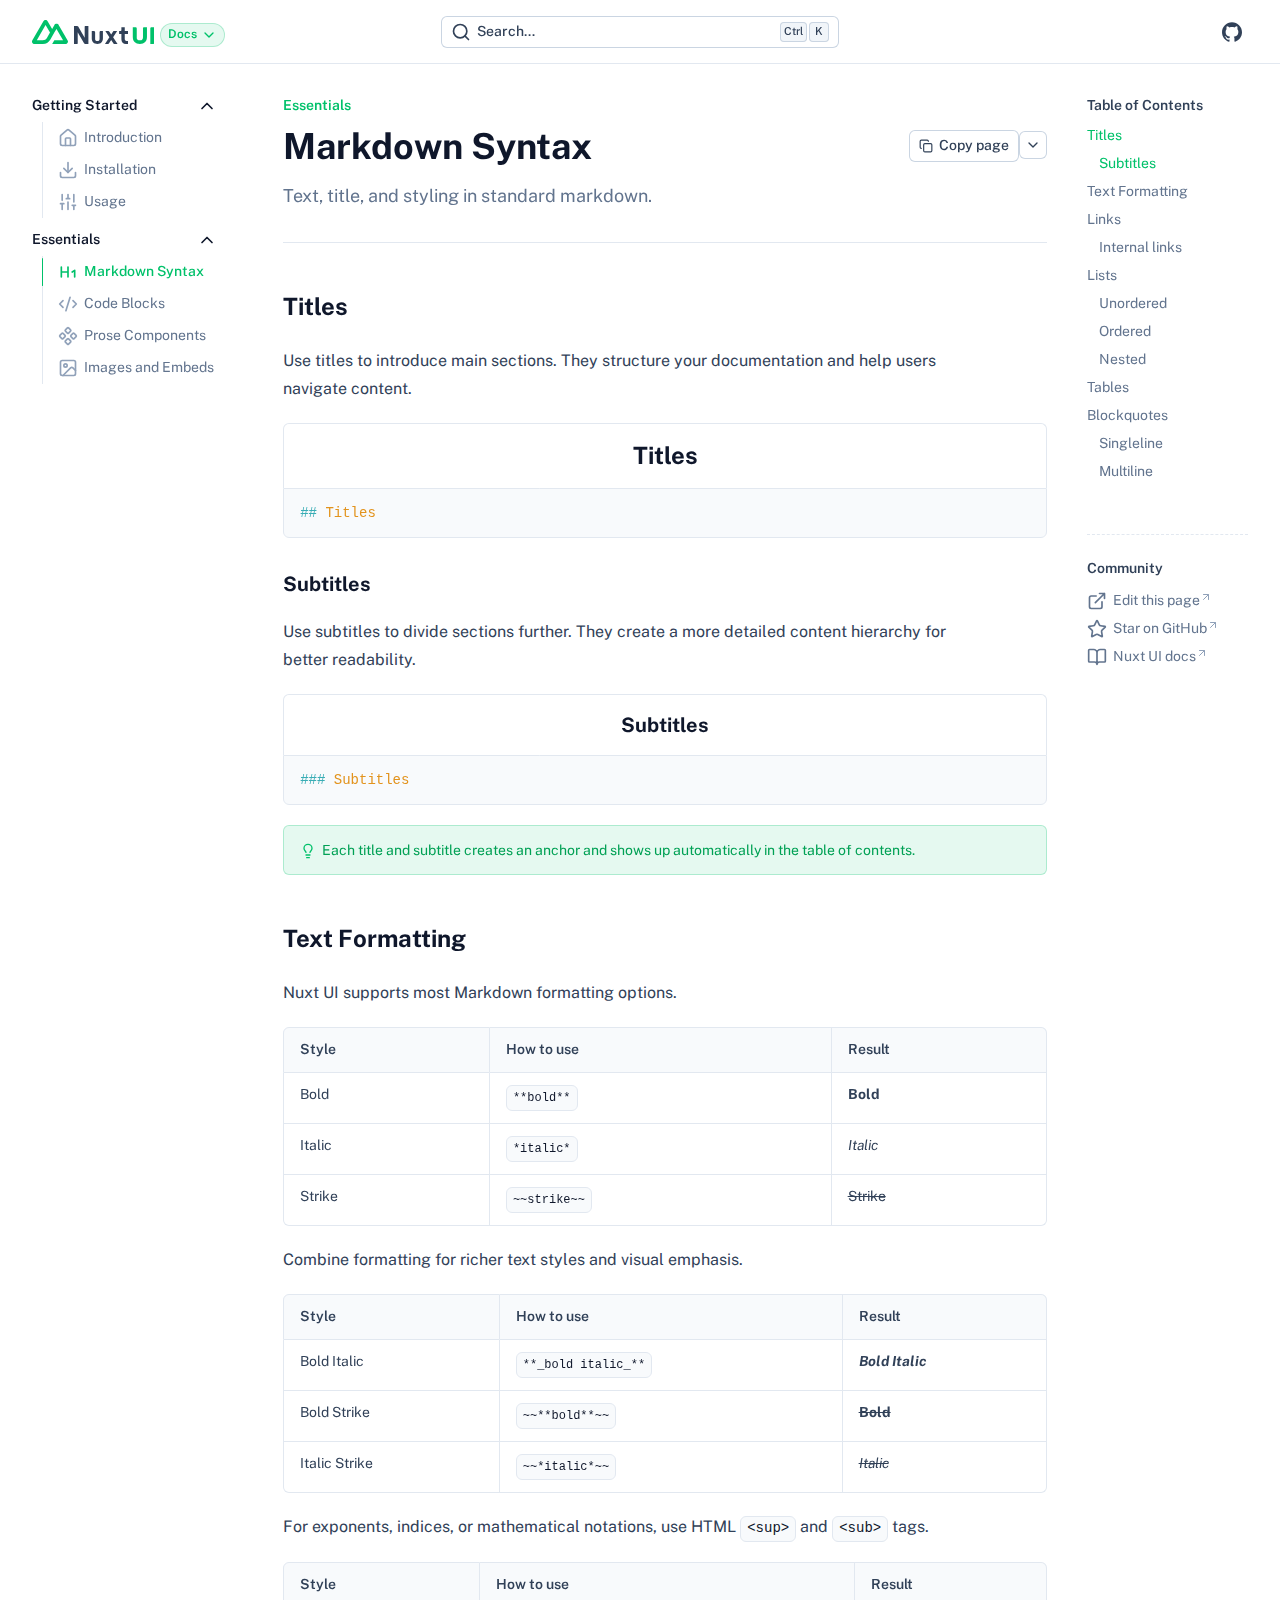
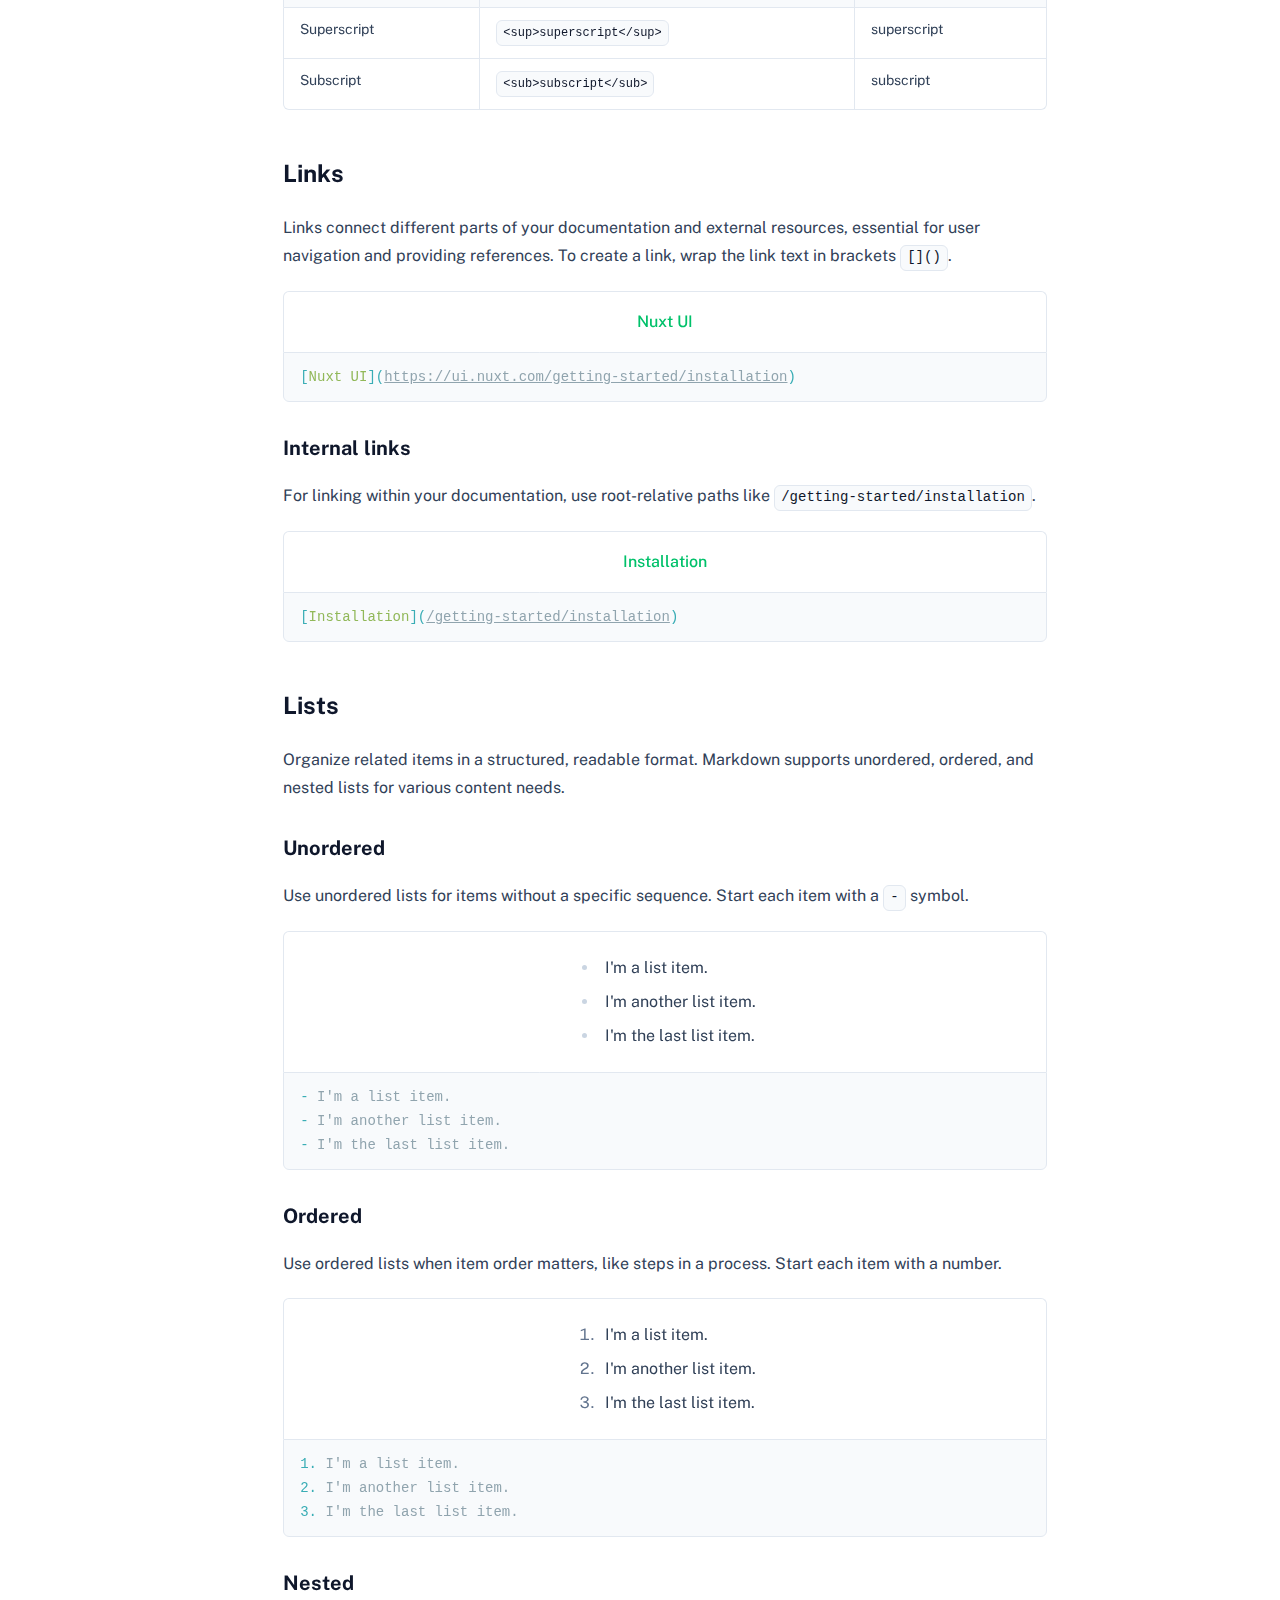
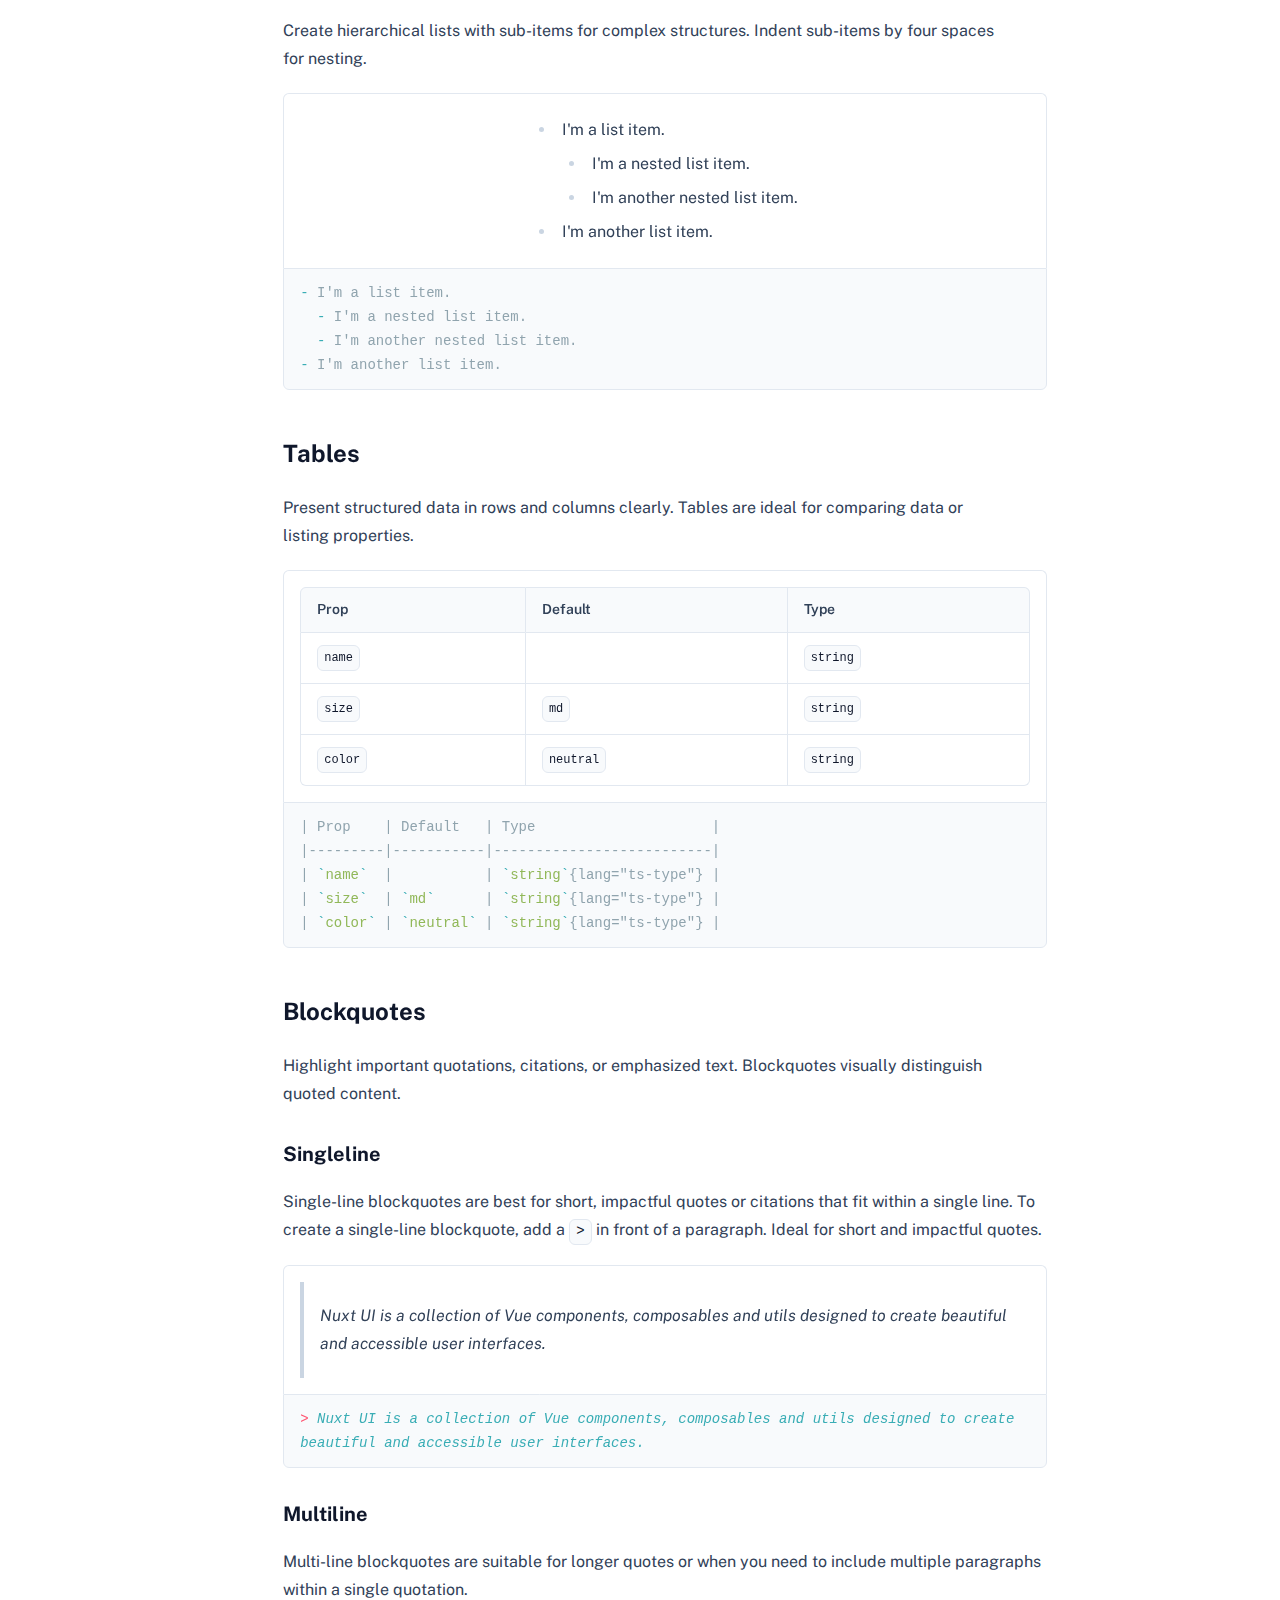
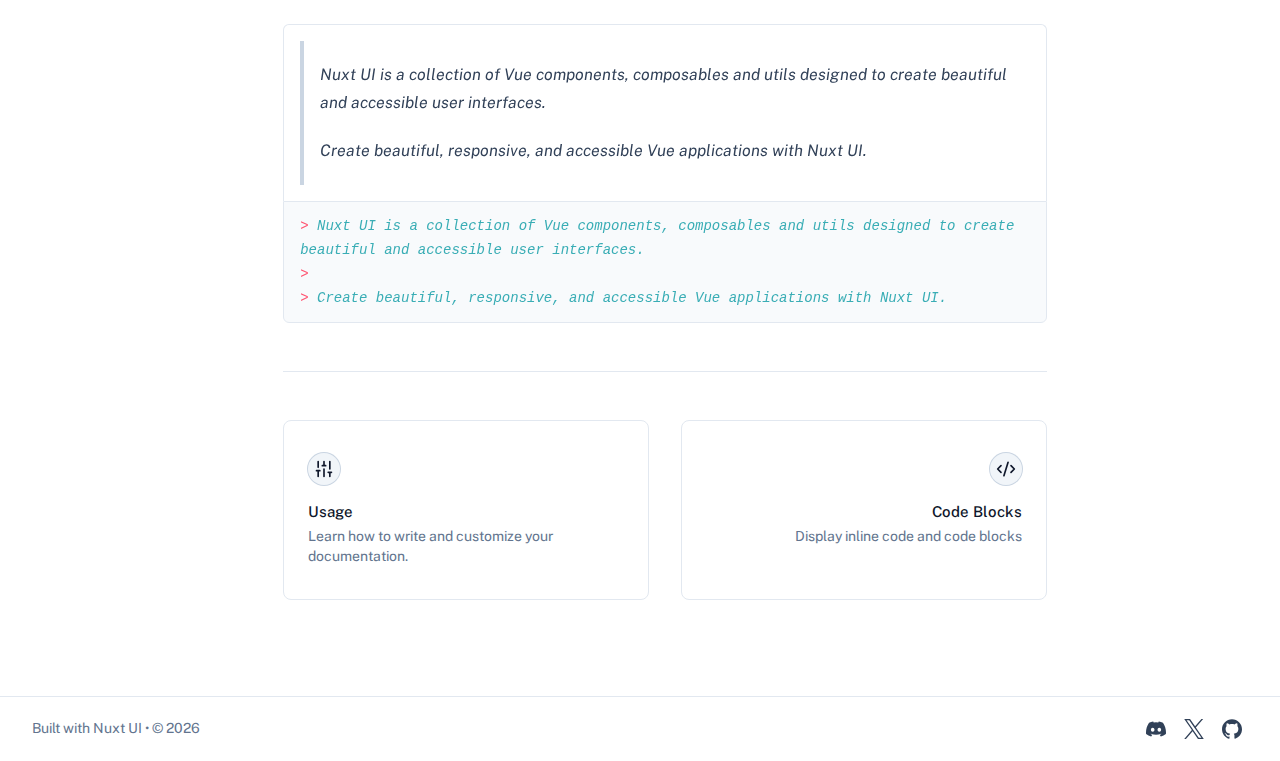
<file: essentials/markdown-syntax.html>
<!DOCTYPE html><html  lang="en"><head><meta charset="utf-8"><meta name="viewport" content="width=device-width, initial-scale=1"><style id="nuxt-ui-colors">@layer base {
  :root {
  --ui-color-primary-50: var(--color-green-50, oklch(98.2% 0.018 155.826));
  --ui-color-primary-100: var(--color-green-100, oklch(96.2% 0.044 156.743));
  --ui-color-primary-200: var(--color-green-200, oklch(92.5% 0.084 155.995));
  --ui-color-primary-300: var(--color-green-300, oklch(87.1% 0.15 154.449));
  --ui-color-primary-400: var(--color-green-400, oklch(79.2% 0.209 151.711));
  --ui-color-primary-500: var(--color-green-500, oklch(72.3% 0.219 149.579));
  --ui-color-primary-600: var(--color-green-600, oklch(62.7% 0.194 149.214));
  --ui-color-primary-700: var(--color-green-700, oklch(52.7% 0.154 150.069));
  --ui-color-primary-800: var(--color-green-800, oklch(44.8% 0.119 151.328));
  --ui-color-primary-900: var(--color-green-900, oklch(39.3% 0.095 152.535));
  --ui-color-primary-950: var(--color-green-950, oklch(26.6% 0.065 152.934));
  --ui-color-secondary-50: var(--color-blue-50, oklch(97% 0.014 254.604));
  --ui-color-secondary-100: var(--color-blue-100, oklch(93.2% 0.032 255.585));
  --ui-color-secondary-200: var(--color-blue-200, oklch(88.2% 0.059 254.128));
  --ui-color-secondary-300: var(--color-blue-300, oklch(80.9% 0.105 251.813));
  --ui-color-secondary-400: var(--color-blue-400, oklch(70.7% 0.165 254.624));
  --ui-color-secondary-500: var(--color-blue-500, oklch(62.3% 0.214 259.815));
  --ui-color-secondary-600: var(--color-blue-600, oklch(54.6% 0.245 262.881));
  --ui-color-secondary-700: var(--color-blue-700, oklch(48.8% 0.243 264.376));
  --ui-color-secondary-800: var(--color-blue-800, oklch(42.4% 0.199 265.638));
  --ui-color-secondary-900: var(--color-blue-900, oklch(37.9% 0.146 265.522));
  --ui-color-secondary-950: var(--color-blue-950, oklch(28.2% 0.091 267.935));
  --ui-color-success-50: var(--color-green-50, oklch(98.2% 0.018 155.826));
  --ui-color-success-100: var(--color-green-100, oklch(96.2% 0.044 156.743));
  --ui-color-success-200: var(--color-green-200, oklch(92.5% 0.084 155.995));
  --ui-color-success-300: var(--color-green-300, oklch(87.1% 0.15 154.449));
  --ui-color-success-400: var(--color-green-400, oklch(79.2% 0.209 151.711));
  --ui-color-success-500: var(--color-green-500, oklch(72.3% 0.219 149.579));
  --ui-color-success-600: var(--color-green-600, oklch(62.7% 0.194 149.214));
  --ui-color-success-700: var(--color-green-700, oklch(52.7% 0.154 150.069));
  --ui-color-success-800: var(--color-green-800, oklch(44.8% 0.119 151.328));
  --ui-color-success-900: var(--color-green-900, oklch(39.3% 0.095 152.535));
  --ui-color-success-950: var(--color-green-950, oklch(26.6% 0.065 152.934));
  --ui-color-info-50: var(--color-blue-50, oklch(97% 0.014 254.604));
  --ui-color-info-100: var(--color-blue-100, oklch(93.2% 0.032 255.585));
  --ui-color-info-200: var(--color-blue-200, oklch(88.2% 0.059 254.128));
  --ui-color-info-300: var(--color-blue-300, oklch(80.9% 0.105 251.813));
  --ui-color-info-400: var(--color-blue-400, oklch(70.7% 0.165 254.624));
  --ui-color-info-500: var(--color-blue-500, oklch(62.3% 0.214 259.815));
  --ui-color-info-600: var(--color-blue-600, oklch(54.6% 0.245 262.881));
  --ui-color-info-700: var(--color-blue-700, oklch(48.8% 0.243 264.376));
  --ui-color-info-800: var(--color-blue-800, oklch(42.4% 0.199 265.638));
  --ui-color-info-900: var(--color-blue-900, oklch(37.9% 0.146 265.522));
  --ui-color-info-950: var(--color-blue-950, oklch(28.2% 0.091 267.935));
  --ui-color-warning-50: var(--color-yellow-50, oklch(98.7% 0.026 102.212));
  --ui-color-warning-100: var(--color-yellow-100, oklch(97.3% 0.071 103.193));
  --ui-color-warning-200: var(--color-yellow-200, oklch(94.5% 0.129 101.54));
  --ui-color-warning-300: var(--color-yellow-300, oklch(90.5% 0.182 98.111));
  --ui-color-warning-400: var(--color-yellow-400, oklch(85.2% 0.199 91.936));
  --ui-color-warning-500: var(--color-yellow-500, oklch(79.5% 0.184 86.047));
  --ui-color-warning-600: var(--color-yellow-600, oklch(68.1% 0.162 75.834));
  --ui-color-warning-700: var(--color-yellow-700, oklch(55.4% 0.135 66.442));
  --ui-color-warning-800: var(--color-yellow-800, oklch(47.6% 0.114 61.907));
  --ui-color-warning-900: var(--color-yellow-900, oklch(42.1% 0.095 57.708));
  --ui-color-warning-950: var(--color-yellow-950, oklch(28.6% 0.066 53.813));
  --ui-color-error-50: var(--color-red-50, oklch(97.1% 0.013 17.38));
  --ui-color-error-100: var(--color-red-100, oklch(93.6% 0.032 17.717));
  --ui-color-error-200: var(--color-red-200, oklch(88.5% 0.062 18.334));
  --ui-color-error-300: var(--color-red-300, oklch(80.8% 0.114 19.571));
  --ui-color-error-400: var(--color-red-400, oklch(70.4% 0.191 22.216));
  --ui-color-error-500: var(--color-red-500, oklch(63.7% 0.237 25.331));
  --ui-color-error-600: var(--color-red-600, oklch(57.7% 0.245 27.325));
  --ui-color-error-700: var(--color-red-700, oklch(50.5% 0.213 27.518));
  --ui-color-error-800: var(--color-red-800, oklch(44.4% 0.177 26.899));
  --ui-color-error-900: var(--color-red-900, oklch(39.6% 0.141 25.723));
  --ui-color-error-950: var(--color-red-950, oklch(25.8% 0.092 26.042));
  --ui-color-neutral-50: var(--color-slate-50, oklch(98.4% 0.003 247.858));
  --ui-color-neutral-100: var(--color-slate-100, oklch(96.8% 0.007 247.896));
  --ui-color-neutral-200: var(--color-slate-200, oklch(92.9% 0.013 255.508));
  --ui-color-neutral-300: var(--color-slate-300, oklch(86.9% 0.022 252.894));
  --ui-color-neutral-400: var(--color-slate-400, oklch(70.4% 0.04 256.788));
  --ui-color-neutral-500: var(--color-slate-500, oklch(55.4% 0.046 257.417));
  --ui-color-neutral-600: var(--color-slate-600, oklch(44.6% 0.043 257.281));
  --ui-color-neutral-700: var(--color-slate-700, oklch(37.2% 0.044 257.287));
  --ui-color-neutral-800: var(--color-slate-800, oklch(27.9% 0.041 260.031));
  --ui-color-neutral-900: var(--color-slate-900, oklch(20.8% 0.042 265.755));
  --ui-color-neutral-950: var(--color-slate-950, oklch(12.9% 0.042 264.695));
  }
  :root, .light {
  --ui-primary: var(--ui-color-primary-500);
  --ui-secondary: var(--ui-color-secondary-500);
  --ui-success: var(--ui-color-success-500);
  --ui-info: var(--ui-color-info-500);
  --ui-warning: var(--ui-color-warning-500);
  --ui-error: var(--ui-color-error-500);
  }
  .dark {
  --ui-primary: var(--ui-color-primary-400);
  --ui-secondary: var(--ui-color-secondary-400);
  --ui-success: var(--ui-color-success-400);
  --ui-info: var(--ui-color-info-400);
  --ui-warning: var(--ui-color-warning-400);
  --ui-error: var(--ui-color-error-400);
  }
}</style><script type="importmap">{"imports":{"#entry":"/_nuxt/BpowIRQe.js"}}</script><title>Markdown Syntax - Nuxt Docs Template</title><style>/*! tailwindcss v4.1.14 | MIT License | https://tailwindcss.com */.shiki span.line{display:block}.shiki span.line.highlight{background-color:var(--ui-bg-accented);margin:0 -16px;padding:0 16px}@supports (color:color-mix(in lab,red,red)){.shiki span.line.highlight{background-color:color-mix(in oklab,var(--ui-bg-accented)50%,transparent)}}</style><link rel="stylesheet" href="/_nuxt/entry.DQVlBv06.css" crossorigin><style>@layer components {:where(.i-lucide\:arrow-up-right){display:inline-block;width:1em;height:1em;background-color:currentColor;-webkit-mask-image:var(--svg);mask-image:var(--svg);-webkit-mask-repeat:no-repeat;mask-repeat:no-repeat;-webkit-mask-size:100% 100%;mask-size:100% 100%;--svg:url("data:image/svg+xml,%3Csvg xmlns='http://www.w3.org/2000/svg' viewBox='0 0 24 24' width='24' height='24'%3E%3Cpath fill='none' stroke='black' stroke-linecap='round' stroke-linejoin='round' stroke-width='2' d='M7 7h10v10M7 17L17 7'/%3E%3C/svg%3E")}:where(.i-lucide\:book-open){display:inline-block;width:1em;height:1em;background-color:currentColor;-webkit-mask-image:var(--svg);mask-image:var(--svg);-webkit-mask-repeat:no-repeat;mask-repeat:no-repeat;-webkit-mask-size:100% 100%;mask-size:100% 100%;--svg:url("data:image/svg+xml,%3Csvg xmlns='http://www.w3.org/2000/svg' viewBox='0 0 24 24' width='24' height='24'%3E%3Cpath fill='none' stroke='black' stroke-linecap='round' stroke-linejoin='round' stroke-width='2' d='M12 7v14m-9-3a1 1 0 0 1-1-1V4a1 1 0 0 1 1-1h5a4 4 0 0 1 4 4a4 4 0 0 1 4-4h5a1 1 0 0 1 1 1v13a1 1 0 0 1-1 1h-6a3 3 0 0 0-3 3a3 3 0 0 0-3-3z'/%3E%3C/svg%3E")}:where(.i-lucide\:chevron-down){display:inline-block;width:1em;height:1em;background-color:currentColor;-webkit-mask-image:var(--svg);mask-image:var(--svg);-webkit-mask-repeat:no-repeat;mask-repeat:no-repeat;-webkit-mask-size:100% 100%;mask-size:100% 100%;--svg:url("data:image/svg+xml,%3Csvg xmlns='http://www.w3.org/2000/svg' viewBox='0 0 24 24' width='24' height='24'%3E%3Cpath fill='none' stroke='black' stroke-linecap='round' stroke-linejoin='round' stroke-width='2' d='m6 9l6 6l6-6'/%3E%3C/svg%3E")}:where(.i-lucide\:code-xml){display:inline-block;width:1em;height:1em;background-color:currentColor;-webkit-mask-image:var(--svg);mask-image:var(--svg);-webkit-mask-repeat:no-repeat;mask-repeat:no-repeat;-webkit-mask-size:100% 100%;mask-size:100% 100%;--svg:url("data:image/svg+xml,%3Csvg xmlns='http://www.w3.org/2000/svg' viewBox='0 0 24 24' width='24' height='24'%3E%3Cpath fill='none' stroke='black' stroke-linecap='round' stroke-linejoin='round' stroke-width='2' d='m18 16l4-4l-4-4M6 8l-4 4l4 4m8.5-12l-5 16'/%3E%3C/svg%3E")}:where(.i-lucide\:component){display:inline-block;width:1em;height:1em;background-color:currentColor;-webkit-mask-image:var(--svg);mask-image:var(--svg);-webkit-mask-repeat:no-repeat;mask-repeat:no-repeat;-webkit-mask-size:100% 100%;mask-size:100% 100%;--svg:url("data:image/svg+xml,%3Csvg xmlns='http://www.w3.org/2000/svg' viewBox='0 0 24 24' width='24' height='24'%3E%3Cpath fill='none' stroke='black' stroke-linecap='round' stroke-linejoin='round' stroke-width='2' d='M15.536 11.293a1 1 0 0 0 0 1.414l2.376 2.377a1 1 0 0 0 1.414 0l2.377-2.377a1 1 0 0 0 0-1.414l-2.377-2.377a1 1 0 0 0-1.414 0zm-13.239 0a1 1 0 0 0 0 1.414l2.377 2.377a1 1 0 0 0 1.414 0l2.377-2.377a1 1 0 0 0 0-1.414L6.088 8.916a1 1 0 0 0-1.414 0zm6.619 6.619a1 1 0 0 0 0 1.415l2.377 2.376a1 1 0 0 0 1.414 0l2.377-2.376a1 1 0 0 0 0-1.415l-2.377-2.376a1 1 0 0 0-1.414 0zm0-13.238a1 1 0 0 0 0 1.414l2.377 2.376a1 1 0 0 0 1.414 0l2.377-2.376a1 1 0 0 0 0-1.414l-2.377-2.377a1 1 0 0 0-1.414 0z'/%3E%3C/svg%3E")}:where(.i-lucide\:copy){display:inline-block;width:1em;height:1em;background-color:currentColor;-webkit-mask-image:var(--svg);mask-image:var(--svg);-webkit-mask-repeat:no-repeat;mask-repeat:no-repeat;-webkit-mask-size:100% 100%;mask-size:100% 100%;--svg:url("data:image/svg+xml,%3Csvg xmlns='http://www.w3.org/2000/svg' viewBox='0 0 24 24' width='24' height='24'%3E%3Cg fill='none' stroke='black' stroke-linecap='round' stroke-linejoin='round' stroke-width='2'%3E%3Crect width='14' height='14' x='8' y='8' rx='2' ry='2'/%3E%3Cpath d='M4 16c-1.1 0-2-.9-2-2V4c0-1.1.9-2 2-2h10c1.1 0 2 .9 2 2'/%3E%3C/g%3E%3C/svg%3E")}:where(.i-lucide\:download){display:inline-block;width:1em;height:1em;background-color:currentColor;-webkit-mask-image:var(--svg);mask-image:var(--svg);-webkit-mask-repeat:no-repeat;mask-repeat:no-repeat;-webkit-mask-size:100% 100%;mask-size:100% 100%;--svg:url("data:image/svg+xml,%3Csvg xmlns='http://www.w3.org/2000/svg' viewBox='0 0 24 24' width='24' height='24'%3E%3Cg fill='none' stroke='black' stroke-linecap='round' stroke-linejoin='round' stroke-width='2'%3E%3Cpath d='M12 15V3m9 12v4a2 2 0 0 1-2 2H5a2 2 0 0 1-2-2v-4'/%3E%3Cpath d='m7 10l5 5l5-5'/%3E%3C/g%3E%3C/svg%3E")}:where(.i-lucide\:external-link){display:inline-block;width:1em;height:1em;background-color:currentColor;-webkit-mask-image:var(--svg);mask-image:var(--svg);-webkit-mask-repeat:no-repeat;mask-repeat:no-repeat;-webkit-mask-size:100% 100%;mask-size:100% 100%;--svg:url("data:image/svg+xml,%3Csvg xmlns='http://www.w3.org/2000/svg' viewBox='0 0 24 24' width='24' height='24'%3E%3Cpath fill='none' stroke='black' stroke-linecap='round' stroke-linejoin='round' stroke-width='2' d='M15 3h6v6m-11 5L21 3m-3 10v6a2 2 0 0 1-2 2H5a2 2 0 0 1-2-2V8a2 2 0 0 1 2-2h6'/%3E%3C/svg%3E")}:where(.i-lucide\:hash){display:inline-block;width:1em;height:1em;background-color:currentColor;-webkit-mask-image:var(--svg);mask-image:var(--svg);-webkit-mask-repeat:no-repeat;mask-repeat:no-repeat;-webkit-mask-size:100% 100%;mask-size:100% 100%;--svg:url("data:image/svg+xml,%3Csvg xmlns='http://www.w3.org/2000/svg' viewBox='0 0 24 24' width='24' height='24'%3E%3Cpath fill='none' stroke='black' stroke-linecap='round' stroke-linejoin='round' stroke-width='2' d='M4 9h16M4 15h16M10 3L8 21m8-18l-2 18'/%3E%3C/svg%3E")}:where(.i-lucide\:heading-1){display:inline-block;width:1em;height:1em;background-color:currentColor;-webkit-mask-image:var(--svg);mask-image:var(--svg);-webkit-mask-repeat:no-repeat;mask-repeat:no-repeat;-webkit-mask-size:100% 100%;mask-size:100% 100%;--svg:url("data:image/svg+xml,%3Csvg xmlns='http://www.w3.org/2000/svg' viewBox='0 0 24 24' width='24' height='24'%3E%3Cpath fill='none' stroke='black' stroke-linecap='round' stroke-linejoin='round' stroke-width='2' d='M4 12h8m-8 6V6m8 12V6m5 6l3-2v8'/%3E%3C/svg%3E")}:where(.i-lucide\:house){display:inline-block;width:1em;height:1em;background-color:currentColor;-webkit-mask-image:var(--svg);mask-image:var(--svg);-webkit-mask-repeat:no-repeat;mask-repeat:no-repeat;-webkit-mask-size:100% 100%;mask-size:100% 100%;--svg:url("data:image/svg+xml,%3Csvg xmlns='http://www.w3.org/2000/svg' viewBox='0 0 24 24' width='24' height='24'%3E%3Cg fill='none' stroke='black' stroke-linecap='round' stroke-linejoin='round' stroke-width='2'%3E%3Cpath d='M15 21v-8a1 1 0 0 0-1-1h-4a1 1 0 0 0-1 1v8'/%3E%3Cpath d='M3 10a2 2 0 0 1 .709-1.528l7-6a2 2 0 0 1 2.582 0l7 6A2 2 0 0 1 21 10v9a2 2 0 0 1-2 2H5a2 2 0 0 1-2-2z'/%3E%3C/g%3E%3C/svg%3E")}:where(.i-lucide\:image){display:inline-block;width:1em;height:1em;background-color:currentColor;-webkit-mask-image:var(--svg);mask-image:var(--svg);-webkit-mask-repeat:no-repeat;mask-repeat:no-repeat;-webkit-mask-size:100% 100%;mask-size:100% 100%;--svg:url("data:image/svg+xml,%3Csvg xmlns='http://www.w3.org/2000/svg' viewBox='0 0 24 24' width='24' height='24'%3E%3Cg fill='none' stroke='black' stroke-linecap='round' stroke-linejoin='round' stroke-width='2'%3E%3Crect width='18' height='18' x='3' y='3' rx='2' ry='2'/%3E%3Ccircle cx='9' cy='9' r='2'/%3E%3Cpath d='m21 15l-3.086-3.086a2 2 0 0 0-2.828 0L6 21'/%3E%3C/g%3E%3C/svg%3E")}:where(.i-lucide\:lightbulb){display:inline-block;width:1em;height:1em;background-color:currentColor;-webkit-mask-image:var(--svg);mask-image:var(--svg);-webkit-mask-repeat:no-repeat;mask-repeat:no-repeat;-webkit-mask-size:100% 100%;mask-size:100% 100%;--svg:url("data:image/svg+xml,%3Csvg xmlns='http://www.w3.org/2000/svg' viewBox='0 0 24 24' width='24' height='24'%3E%3Cpath fill='none' stroke='black' stroke-linecap='round' stroke-linejoin='round' stroke-width='2' d='M15 14c.2-1 .7-1.7 1.5-2.5c1-.9 1.5-2.2 1.5-3.5A6 6 0 0 0 6 8c0 1 .2 2.2 1.5 3.5c.7.7 1.3 1.5 1.5 2.5m0 4h6m-5 4h4'/%3E%3C/svg%3E")}:where(.i-lucide\:menu){display:inline-block;width:1em;height:1em;background-color:currentColor;-webkit-mask-image:var(--svg);mask-image:var(--svg);-webkit-mask-repeat:no-repeat;mask-repeat:no-repeat;-webkit-mask-size:100% 100%;mask-size:100% 100%;--svg:url("data:image/svg+xml,%3Csvg xmlns='http://www.w3.org/2000/svg' viewBox='0 0 24 24' width='24' height='24'%3E%3Cpath fill='none' stroke='black' stroke-linecap='round' stroke-linejoin='round' stroke-width='2' d='M4 5h16M4 12h16M4 19h16'/%3E%3C/svg%3E")}:where(.i-lucide\:search){display:inline-block;width:1em;height:1em;background-color:currentColor;-webkit-mask-image:var(--svg);mask-image:var(--svg);-webkit-mask-repeat:no-repeat;mask-repeat:no-repeat;-webkit-mask-size:100% 100%;mask-size:100% 100%;--svg:url("data:image/svg+xml,%3Csvg xmlns='http://www.w3.org/2000/svg' viewBox='0 0 24 24' width='24' height='24'%3E%3Cg fill='none' stroke='black' stroke-linecap='round' stroke-linejoin='round' stroke-width='2'%3E%3Cpath d='m21 21l-4.34-4.34'/%3E%3Ccircle cx='11' cy='11' r='8'/%3E%3C/g%3E%3C/svg%3E")}:where(.i-lucide\:sliders){display:inline-block;width:1em;height:1em;background-color:currentColor;-webkit-mask-image:var(--svg);mask-image:var(--svg);-webkit-mask-repeat:no-repeat;mask-repeat:no-repeat;-webkit-mask-size:100% 100%;mask-size:100% 100%;--svg:url("data:image/svg+xml,%3Csvg xmlns='http://www.w3.org/2000/svg' viewBox='0 0 24 24' width='24' height='24'%3E%3Cpath fill='none' stroke='black' stroke-linecap='round' stroke-linejoin='round' stroke-width='2' d='M10 8h4m-2 13v-9m0-4V3m5 13h4m-2-4V3m0 18v-5M3 14h4m-2-4V3m0 18v-7'/%3E%3C/svg%3E")}:where(.i-lucide\:star){display:inline-block;width:1em;height:1em;background-color:currentColor;-webkit-mask-image:var(--svg);mask-image:var(--svg);-webkit-mask-repeat:no-repeat;mask-repeat:no-repeat;-webkit-mask-size:100% 100%;mask-size:100% 100%;--svg:url("data:image/svg+xml,%3Csvg xmlns='http://www.w3.org/2000/svg' viewBox='0 0 24 24' width='24' height='24'%3E%3Cpath fill='none' stroke='black' stroke-linecap='round' stroke-linejoin='round' stroke-width='2' d='M11.525 2.295a.53.53 0 0 1 .95 0l2.31 4.679a2.12 2.12 0 0 0 1.595 1.16l5.166.756a.53.53 0 0 1 .294.904l-3.736 3.638a2.12 2.12 0 0 0-.611 1.878l.882 5.14a.53.53 0 0 1-.771.56l-4.618-2.428a2.12 2.12 0 0 0-1.973 0L6.396 21.01a.53.53 0 0 1-.77-.56l.881-5.139a2.12 2.12 0 0 0-.611-1.879L2.16 9.795a.53.53 0 0 1 .294-.906l5.165-.755a2.12 2.12 0 0 0 1.597-1.16z'/%3E%3C/svg%3E")}:where(.i-simple-icons\:discord){display:inline-block;width:1em;height:1em;background-color:currentColor;-webkit-mask-image:var(--svg);mask-image:var(--svg);-webkit-mask-repeat:no-repeat;mask-repeat:no-repeat;-webkit-mask-size:100% 100%;mask-size:100% 100%;--svg:url("data:image/svg+xml,%3Csvg xmlns='http://www.w3.org/2000/svg' viewBox='0 0 24 24' width='24' height='24'%3E%3Cpath fill='black' d='M20.317 4.37a19.8 19.8 0 0 0-4.885-1.515a.074.074 0 0 0-.079.037c-.21.375-.444.864-.608 1.25a18.3 18.3 0 0 0-5.487 0a13 13 0 0 0-.617-1.25a.08.08 0 0 0-.079-.037A19.7 19.7 0 0 0 3.677 4.37a.1.1 0 0 0-.032.027C.533 9.046-.32 13.58.099 18.057a.08.08 0 0 0 .031.057a19.9 19.9 0 0 0 5.993 3.03a.08.08 0 0 0 .084-.028a14 14 0 0 0 1.226-1.994a.076.076 0 0 0-.041-.106a13 13 0 0 1-1.872-.892a.077.077 0 0 1-.008-.128a10 10 0 0 0 .372-.292a.07.07 0 0 1 .077-.01c3.928 1.793 8.18 1.793 12.062 0a.07.07 0 0 1 .078.01q.181.149.373.292a.077.077 0 0 1-.006.127a12.3 12.3 0 0 1-1.873.892a.077.077 0 0 0-.041.107c.36.698.772 1.362 1.225 1.993a.08.08 0 0 0 .084.028a19.8 19.8 0 0 0 6.002-3.03a.08.08 0 0 0 .032-.054c.5-5.177-.838-9.674-3.549-13.66a.06.06 0 0 0-.031-.03M8.02 15.33c-1.182 0-2.157-1.085-2.157-2.419c0-1.333.956-2.419 2.157-2.419c1.21 0 2.176 1.096 2.157 2.42c0 1.333-.956 2.418-2.157 2.418m7.975 0c-1.183 0-2.157-1.085-2.157-2.419c0-1.333.955-2.419 2.157-2.419c1.21 0 2.176 1.096 2.157 2.42c0 1.333-.946 2.418-2.157 2.418'/%3E%3C/svg%3E")}:where(.i-simple-icons\:github){display:inline-block;width:1em;height:1em;background-color:currentColor;-webkit-mask-image:var(--svg);mask-image:var(--svg);-webkit-mask-repeat:no-repeat;mask-repeat:no-repeat;-webkit-mask-size:100% 100%;mask-size:100% 100%;--svg:url("data:image/svg+xml,%3Csvg xmlns='http://www.w3.org/2000/svg' viewBox='0 0 24 24' width='24' height='24'%3E%3Cpath fill='black' d='M12 .297c-6.63 0-12 5.373-12 12c0 5.303 3.438 9.8 8.205 11.385c.6.113.82-.258.82-.577c0-.285-.01-1.04-.015-2.04c-3.338.724-4.042-1.61-4.042-1.61C4.422 18.07 3.633 17.7 3.633 17.7c-1.087-.744.084-.729.084-.729c1.205.084 1.838 1.236 1.838 1.236c1.07 1.835 2.809 1.305 3.495.998c.108-.776.417-1.305.76-1.605c-2.665-.3-5.466-1.332-5.466-5.93c0-1.31.465-2.38 1.235-3.22c-.135-.303-.54-1.523.105-3.176c0 0 1.005-.322 3.3 1.23c.96-.267 1.98-.399 3-.405c1.02.006 2.04.138 3 .405c2.28-1.552 3.285-1.23 3.285-1.23c.645 1.653.24 2.873.12 3.176c.765.84 1.23 1.91 1.23 3.22c0 4.61-2.805 5.625-5.475 5.92c.42.36.81 1.096.81 2.22c0 1.606-.015 2.896-.015 3.286c0 .315.21.69.825.57C20.565 22.092 24 17.592 24 12.297c0-6.627-5.373-12-12-12'/%3E%3C/svg%3E")}:where(.i-simple-icons\:x){display:inline-block;width:1em;height:1em;background-color:currentColor;-webkit-mask-image:var(--svg);mask-image:var(--svg);-webkit-mask-repeat:no-repeat;mask-repeat:no-repeat;-webkit-mask-size:100% 100%;mask-size:100% 100%;--svg:url("data:image/svg+xml,%3Csvg xmlns='http://www.w3.org/2000/svg' viewBox='0 0 24 24' width='24' height='24'%3E%3Cpath fill='black' d='M14.234 10.162L22.977 0h-2.072l-7.591 8.824L7.251 0H.258l9.168 13.343L.258 24H2.33l8.016-9.318L16.749 24h6.993zm-2.837 3.299l-.929-1.329L3.076 1.56h3.182l5.965 8.532l.929 1.329l7.754 11.09h-3.182z'/%3E%3C/svg%3E")}}</style><link rel="preload" as="fetch" crossorigin="anonymous" href="/essentials/markdown-syntax/_payload.json?6f235c30-283b-4ccc-a78f-ca85bb7c5294"><link rel="modulepreload" as="script" crossorigin href="/_nuxt/BpowIRQe.js"><link rel="modulepreload" as="script" crossorigin href="/_nuxt/DT-U_-VL.js"><link rel="modulepreload" as="script" crossorigin href="/_nuxt/C_gTWtfU.js"><link rel="modulepreload" as="script" crossorigin href="/_nuxt/DfXTWWTe.js"><link rel="modulepreload" as="script" crossorigin href="/_nuxt/BkANNYy_.js"><link rel="modulepreload" as="script" crossorigin href="/_nuxt/BN_7HF1G.js"><link rel="modulepreload" as="script" crossorigin href="/_nuxt/DpCTlY-H.js"><link rel="modulepreload" as="script" crossorigin href="/_nuxt/Cfu7gret.js"><link rel="modulepreload" as="script" crossorigin href="/_nuxt/B1GBR3yP.js"><link rel="modulepreload" as="script" crossorigin href="/_nuxt/9toAk5aT.js"><link rel="modulepreload" as="script" crossorigin href="/_nuxt/Du62FfiF.js"><link rel="modulepreload" as="script" crossorigin href="/_nuxt/DCscFIK0.js"><link rel="modulepreload" as="script" crossorigin href="/_nuxt/CUviDqIM.js"><link rel="modulepreload" as="script" crossorigin href="/_nuxt/tijRrzkl.js"><link rel="modulepreload" as="script" crossorigin href="/_nuxt/CgnkRLJn.js"><link rel="modulepreload" as="script" crossorigin href="/_nuxt/fYZLF0MO.js"><link rel="modulepreload" as="script" crossorigin href="/_nuxt/CgYtpQo4.js"><link rel="modulepreload" as="script" crossorigin href="/_nuxt/DPU3W3x-.js"><link rel="modulepreload" as="script" crossorigin href="/_nuxt/SpWnBOSj.js"><link rel="modulepreload" as="script" crossorigin href="/_nuxt/SxanQqgT.js"><link rel="modulepreload" as="script" crossorigin href="/_nuxt/C4rlBs3T.js"><link rel="modulepreload" as="script" crossorigin href="/_nuxt/DWoyacC4.js"><link rel="modulepreload" as="script" crossorigin href="/_nuxt/UV2TsU4X.js"><link rel="modulepreload" as="script" crossorigin href="/_nuxt/CgzVpHwL.js"><link rel="modulepreload" as="script" crossorigin href="/_nuxt/DJupRnTw.js"><link rel="modulepreload" as="script" crossorigin href="/_nuxt/CiS7vzDN.js"><link rel="modulepreload" as="script" crossorigin href="/_nuxt/CUBXs9yN.js"><link rel="modulepreload" as="script" crossorigin href="/_nuxt/B6-XkLLo.js"><link rel="modulepreload" as="script" crossorigin href="/_nuxt/SouBecZC.js"><link rel="preload" as="fetch" fetchpriority="low" crossorigin="anonymous" href="/_nuxt/builds/meta/6f235c30-283b-4ccc-a78f-ca85bb7c5294.json"><link rel="prefetch" as="style" crossorigin href="/_nuxt/index.C1qFlIse.css"><link rel="prefetch" as="script" crossorigin href="/_nuxt/BneTAbUM.js"><link rel="prefetch" as="script" crossorigin href="/_nuxt/81TucBUT.js"><link rel="prefetch" as="script" crossorigin href="/_nuxt/N26Zuyju.js"><link rel="prefetch" as="script" crossorigin href="/_nuxt/lDCt5PN4.js"><meta property="og:image" content="/__og-image__/static/essentials/markdown-syntax/og.png"><meta property="og:image:type" content="image/png"><meta name="twitter:card" content="summary_large_image"><meta name="twitter:image" content="/__og-image__/static/essentials/markdown-syntax/og.png"><meta name="twitter:image:src" content="/__og-image__/static/essentials/markdown-syntax/og.png"><meta property="og:image:width" content="1200"><meta name="twitter:image:width" content="1200"><meta property="og:image:height" content="600"><meta name="twitter:image:height" content="600"><link rel="icon" href="/favicon.ico"><meta property="og:site_name" content="Nuxt Docs Template"><meta property="og:title" content="Markdown Syntax"><meta name="description" content="Text, title, and styling in standard markdown."><meta property="og:description" content="Text, title, and styling in standard markdown."><script type="module" src="/_nuxt/BpowIRQe.js" crossorigin></script><script>"use strict";(()=>{const t=window,e=document.documentElement,c=["dark","light"],n=getStorageValue("localStorage","nuxt-color-mode")||"system";let i=n==="system"?u():n;const r=e.getAttribute("data-color-mode-forced");r&&(i=r),l(i),t["__NUXT_COLOR_MODE__"]={preference:n,value:i,getColorScheme:u,addColorScheme:l,removeColorScheme:d};function l(o){const s=""+o+"",a="";e.classList?e.classList.add(s):e.className+=" "+s,a&&e.setAttribute("data-"+a,o)}function d(o){const s=""+o+"",a="";e.classList?e.classList.remove(s):e.className=e.className.replace(new RegExp(s,"g"),""),a&&e.removeAttribute("data-"+a)}function f(o){return t.matchMedia("(prefers-color-scheme"+o+")")}function u(){if(t.matchMedia&&f("").media!=="not all"){for(const o of c)if(f(":"+o).matches)return o}return"light"}})();function getStorageValue(t,e){switch(t){case"localStorage":return window.localStorage.getItem(e);case"sessionStorage":return window.sessionStorage.getItem(e);case"cookie":return getCookie(e);default:return null}}function getCookie(t){const c=("; "+window.document.cookie).split("; "+t+"=");if(c.length===2)return c.pop()?.split(";").shift()}</script></head><body><div id="__nuxt" class="isolate"><!--[--><!--[--><!--[--><!--[--><!--[--><div class="nuxt-loading-indicator" style="position:fixed;top:0;right:0;left:0;pointer-events:none;width:auto;height:3px;opacity:0;background:repeating-linear-gradient(to right,#00dc82 0%,#34cdfe 50%,#0047e1 100%);background-size:0% auto;transform:scaleX(0%);transform-origin:left;transition:transform 0.1s, height 0.4s, opacity 0.4s;z-index:999999;"></div><!--[--><!----><!----><!----><header class="bg-default/75 backdrop-blur border-b border-default h-(--ui-header-height) sticky top-0 z-50"><!--[--><!--]--><div class="w-full max-w-(--ui-container) mx-auto px-4 sm:px-6 lg:px-8 flex items-center justify-between gap-3 h-full"><!--[--><div class="lg:flex-1 flex items-center gap-1.5"><!----><!--[--><a href="/" class=""><svg width="1020" height="200" viewbox="0 0 1020 200" fill="none" xmlns="http://www.w3.org/2000/svg" class="w-auto h-6 shrink-0"><path d="M377 200C379.16 200 381 198.209 381 196V103C381 103 386 112 395 127L434 194C435.785 197.74 439.744 200 443 200H470V50H443C441.202 50 439 51.4941 439 54V148L421 116L385 55C383.248 51.8912 379.479 50 376 50H350V200H377Z" fill="currentColor"></path><path d="M726 92H739C742.314 92 745 89.3137 745 86V60H773V92H800V116H773V159C773 169.5 778.057 174 787 174H800V200H783C759.948 200 745 185.071 745 160V116H726V92Z" fill="currentColor"></path><path d="M591 92V154C591 168.004 585.742 179.809 578 188C570.258 196.191 559.566 200 545 200C530.434 200 518.742 196.191 511 188C503.389 179.809 498 168.004 498 154V92H514C517.412 92 520.769 92.622 523 95C525.231 97.2459 526 98.5652 526 102V154C526 162.059 526.457 167.037 530 171C533.543 174.831 537.914 176 545 176C552.217 176 555.457 174.831 559 171C562.543 167.037 563 162.059 563 154V102C563 98.5652 563.769 96.378 566 94C567.96 91.9107 570.028 91.9599 573 92C573.411 92.0055 574.586 92 575 92H591Z" fill="currentColor"></path><path d="M676 144L710 92H684C680.723 92 677.812 93.1758 676 96L660 120L645 97C643.188 94.1758 639.277 92 636 92H611L645 143L608 200H634C637.25 200 640.182 196.787 642 194L660 167L679 195C680.818 197.787 683.75 200 687 200H713L676 144Z" fill="currentColor"></path><path d="M168 200H279C282.542 200 285.932 198.756 289 197C292.068 195.244 295.23 193.041 297 190C298.77 186.959 300.002 183.51 300 179.999C299.998 176.488 298.773 173.04 297 170.001L222 41C220.23 37.96 218.067 35.7552 215 34C211.933 32.2448 207.542 31 204 31C200.458 31 197.067 32.2448 194 34C190.933 35.7552 188.77 37.96 187 41L168 74L130 9.99764C128.228 6.95784 126.068 3.75491 123 2C119.932 0.245087 116.542 0 113 0C109.458 0 106.068 0.245087 103 2C99.9323 3.75491 96.7717 6.95784 95 9.99764L2 170.001C0.226979 173.04 0.00154312 176.488 1.90993e-06 179.999C-0.0015393 183.51 0.229648 186.959 2 190C3.77035 193.04 6.93245 195.244 10 197C13.0675 198.756 16.4578 200 20 200H90C117.737 200 137.925 187.558 152 164L186 105L204 74L259 168H186L168 200ZM89 168H40L113 42L150 105L125.491 147.725C116.144 163.01 105.488 168 89 168Z" fill="var(--ui-primary)"></path><path d="M958 60.0001H938C933.524 60.0001 929.926 59.9395 927 63C924.074 65.8905 925 67.5792 925 72V141C925 151.372 923.648 156.899 919 162C914.352 166.931 908.468 169 899 169C889.705 169 882.648 166.931 878 162C873.352 156.899 873 151.372 873 141V72.0001C873 67.5793 872.926 65.8906 870 63.0001C867.074 59.9396 863.476 60.0001 859 60.0001H840V141C840 159.023 845.016 173.458 855 184C865.156 194.542 879.893 200 899 200C918.107 200 932.844 194.542 943 184C953.156 173.458 958 159.023 958 141V60.0001Z" fill="var(--ui-primary)"></path><path fill-rule="evenodd" clip-rule="evenodd" d="M1000 60.0233L1020 60V77L1020 128V156.007L1020 181L1020 189.004C1020 192.938 1019.98 194.429 1017 197.001C1014.02 199.725 1009.56 200 1005 200H986.001V181.006L986 130.012V70.0215C986 66.1576 986.016 64.5494 989 62.023C991.819 59.6358 995.437 60.0233 1000 60.0233Z" fill="var(--ui-primary)"></path></svg></a><!--[--><!--[--><!--[--><!--[--><!--[--><button type="button" id="reka-dropdown-menu-trigger-v-0-0" aria-haspopup="menu" aria-expanded="false" data-state="closed" class="inline-flex items-center disabled:cursor-not-allowed aria-disabled:cursor-not-allowed disabled:opacity-75 aria-disabled:opacity-75 transition-colors px-2 py-1 text-xs gap-1 text-primary ring ring-inset ring-primary/25 bg-primary/10 hover:bg-primary/15 active:bg-primary/15 disabled:bg-primary/10 aria-disabled:bg-primary/10 focus:outline-none focus-visible:ring-2 focus-visible:ring-primary -mb-[6px] font-semibold rounded-full truncate"><!--[--><!--[--><!----><!--]--><!--[--><span class="truncate">Docs</span><!--]--><!--[--><span class="iconify i-lucide:chevron-down shrink-0 size-4 transition-transform duration-200" aria-hidden="true" style=""></span><!--]--><!--]--></button><!--]--><!--]--><!--[--><!----><!--v-if--><!--]--><!--]--><!--]--><!--]--><!--]--></div><div class="hidden lg:flex flex-1"><!--[--><!--[--><!----><!--[--><!--[--><button type="button" class="rounded-md font-medium inline-flex items-center disabled:cursor-not-allowed aria-disabled:cursor-not-allowed disabled:opacity-75 aria-disabled:opacity-75 transition-colors px-2.5 py-1.5 text-sm gap-1.5 ring ring-inset ring-accented text-default bg-default hover:bg-elevated active:bg-elevated disabled:bg-default aria-disabled:bg-default focus:outline-none focus-visible:ring-2 focus-visible:ring-inverted w-full"><!--[--><!--[--><span class="iconify i-lucide:search shrink-0 size-5" aria-hidden="true" style=""></span><!--]--><!--[--><span class="truncate">Search…</span><!--]--><!--[--><div class="hidden lg:flex items-center gap-0.5 ms-auto"><!--[--><!--[--><kbd class="inline-flex items-center justify-center px-1 rounded-sm font-medium font-sans h-5 min-w-[20px] text-[11px] ring ring-inset ring-accented text-default bg-elevated"><!--[--> <!--]--></kbd><kbd class="inline-flex items-center justify-center px-1 rounded-sm font-medium font-sans h-5 min-w-[20px] text-[11px] ring ring-inset ring-accented text-default bg-elevated"><!--[-->K<!--]--></kbd><!--]--><!--]--></div><!--]--><!--]--></button><!--]--><!--]--><!--]--><!--]--></div><div class="flex items-center justify-end lg:flex-1 gap-1.5"><!--[--><!--[--><!----><!--[--><!--[--><button type="button" aria-label="Search…" class="rounded-md font-medium inline-flex items-center disabled:cursor-not-allowed aria-disabled:cursor-not-allowed disabled:opacity-75 aria-disabled:opacity-75 transition-colors text-sm gap-1.5 text-default hover:bg-elevated active:bg-elevated focus:outline-none focus-visible:bg-elevated hover:disabled:bg-transparent dark:hover:disabled:bg-transparent hover:aria-disabled:bg-transparent dark:hover:aria-disabled:bg-transparent p-1.5 lg:hidden"><!--[--><!--[--><span class="iconify i-lucide:search shrink-0 size-5" aria-hidden="true" style=""></span><!--]--><!--[--><!----><!--]--><!--[--><!----><!--]--><!--]--></button><!--]--><!--]--><!--]--><!--[--><!--[--><div class="size-8"></div><!--]--><!--]--><!--[--><!--[--><!--[--><a href="https://github.com/nuxt-ui-templates/docs" rel="noopener noreferrer" target="_blank" aria-label="GitHub" class="rounded-md font-medium inline-flex items-center disabled:cursor-not-allowed aria-disabled:cursor-not-allowed disabled:opacity-75 aria-disabled:opacity-75 transition-colors text-sm gap-1.5 text-default hover:bg-elevated active:bg-elevated focus:outline-none focus-visible:bg-elevated hover:disabled:bg-transparent dark:hover:disabled:bg-transparent hover:aria-disabled:bg-transparent dark:hover:aria-disabled:bg-transparent p-1.5"><!--[--><!--[--><span class="iconify i-simple-icons:github shrink-0 size-5" aria-hidden="true" style=""></span><!--]--><!--[--><!----><!--]--><!--[--><!----><!--]--><!--]--></a><!--]--><!--]--><!--]--><!--]--><!--[--><!--[--><!--[--><button type="button" aria-label="Open menu" class="rounded-md font-medium inline-flex items-center disabled:cursor-not-allowed aria-disabled:cursor-not-allowed disabled:opacity-75 aria-disabled:opacity-75 transition-colors text-sm gap-1.5 text-default hover:bg-elevated active:bg-elevated focus:outline-none focus-visible:bg-elevated hover:disabled:bg-transparent dark:hover:disabled:bg-transparent hover:aria-disabled:bg-transparent dark:hover:aria-disabled:bg-transparent p-1.5 lg:hidden -me-1.5"><!--[--><!--[--><span class="iconify i-lucide:menu shrink-0 size-5" aria-hidden="true" style=""></span><!--]--><!--[--><!----><!--]--><!--[--><!----><!--]--><!--]--></button><!--]--><!--]--><!--]--></div><!--]--></div><!--[--><!--]--></header><!--[--><!----><!--v-if--><!--]--><!--]--><main class="min-h-[calc(100vh-var(--ui-header-height))]"><!--[--><div class="w-full max-w-(--ui-container) mx-auto px-4 sm:px-6 lg:px-8"><!--[--><div class="flex flex-col lg:grid lg:grid-cols-10 lg:gap-10"><aside class="hidden overflow-y-auto lg:block lg:max-h-[calc(100vh-var(--ui-header-height))] lg:sticky lg:top-(--ui-header-height) py-8 lg:ps-4 lg:-ms-4 lg:pe-6.5 lg:col-span-2"><div class="relative"><!----><!--[--><!--[--><!----><nav><ul class="isolate -mx-2.5 -mt-1.5"><!--[--><!--[--><!--[--><li data-state="open" data-orientation="vertical" class="flex flex-col data-[state=open]:mb-1.5"><!--[--><!--[--><button type="button" aria-controls aria-expanded="true" data-state="open" id="reka-accordion-trigger-v-0-5-0" data-reka-collection-item data-orientation="vertical" class="group relative w-full px-2.5 py-1.5 before:inset-y-px before:inset-x-0 flex items-center gap-1.5 text-sm before:absolute before:z-[-1] before:rounded-md focus:outline-none focus-visible:outline-none focus-visible:before:ring-inset focus-visible:before:ring-2 focus-visible:before:ring-primary text-muted hover:text-highlighted hover:before:bg-elevated/50 data-[state=open]:text-highlighted transition-colors before:transition-colors font-semibold focus-visible:ring-primary"><!--[--><!--[--><!--[--><!--[--><!----><!--]--><span class="truncate"><!--[-->Getting Started<!--]--><!----></span><span class="ms-auto inline-flex gap-1.5 items-center"><!--[--><!----><span class="iconify i-lucide:chevron-down size-5 transform transition-transform duration-200 shrink-0 group-data-[state=open]:rotate-180" aria-hidden="true" style=""></span><!--]--></span><!--]--><!--]--><!--]--></button><div role="region" aria-labelledby="reka-accordion-trigger-v-0-5-0" data-orientation="vertical" style="--reka-accordion-content-width:var(--reka-collapsible-content-width);--reka-accordion-content-height:var(--reka-collapsible-content-height);--reka-collapsible-content-height:0px;--reka-collapsible-content-width:0px;" class="data-[state=open]:animate-[accordion-down_200ms_ease-out] data-[state=closed]:animate-[accordion-up_200ms_ease-out] overflow-hidden focus:outline-none" id="reka-collapsible-content-v-0-5-1"><!--[--><!--[--><!--[--><!----><ul class="ms-5 border-s border-default"><!--[--><!--[--><!--[--><li class="ps-1.5 -ms-px"><!--[--><a href="/getting-started" class="group relative w-full px-2.5 py-1.5 before:inset-y-px before:inset-x-0 flex items-center gap-1.5 text-sm before:absolute before:z-[-1] before:rounded-md focus:outline-none focus-visible:outline-none focus-visible:before:ring-inset focus-visible:before:ring-2 focus-visible:before:ring-primary text-muted after:absolute after:-left-1.5 after:inset-y-0.5 after:block after:w-px after:rounded-full after:transition-colors hover:text-highlighted hover:before:bg-elevated/50 data-[state=open]:text-highlighted transition-colors before:transition-colors"><!--[--><!--[--><!--[--><span class="iconify i-lucide:house shrink-0 size-5 text-dimmed group-hover:text-default group-data-[state=open]:text-default transition-colors" aria-hidden="true" style=""></span><!--]--><span class="truncate"><!--[-->Introduction<!--]--><!----></span><!----><!--]--><!--]--></a><!--]--></li><!--]--><!--[--><li class="ps-1.5 -ms-px"><!--[--><a href="/getting-started/installation" class="group relative w-full px-2.5 py-1.5 before:inset-y-px before:inset-x-0 flex items-center gap-1.5 text-sm before:absolute before:z-[-1] before:rounded-md focus:outline-none focus-visible:outline-none focus-visible:before:ring-inset focus-visible:before:ring-2 focus-visible:before:ring-primary text-muted after:absolute after:-left-1.5 after:inset-y-0.5 after:block after:w-px after:rounded-full after:transition-colors hover:text-highlighted hover:before:bg-elevated/50 data-[state=open]:text-highlighted transition-colors before:transition-colors"><!--[--><!--[--><!--[--><span class="iconify i-lucide:download shrink-0 size-5 text-dimmed group-hover:text-default group-data-[state=open]:text-default transition-colors" aria-hidden="true" style=""></span><!--]--><span class="truncate"><!--[-->Installation<!--]--><!----></span><!----><!--]--><!--]--></a><!--]--></li><!--]--><!--[--><li class="ps-1.5 -ms-px"><!--[--><a href="/getting-started/usage" class="group relative w-full px-2.5 py-1.5 before:inset-y-px before:inset-x-0 flex items-center gap-1.5 text-sm before:absolute before:z-[-1] before:rounded-md focus:outline-none focus-visible:outline-none focus-visible:before:ring-inset focus-visible:before:ring-2 focus-visible:before:ring-primary text-muted after:absolute after:-left-1.5 after:inset-y-0.5 after:block after:w-px after:rounded-full after:transition-colors hover:text-highlighted hover:before:bg-elevated/50 data-[state=open]:text-highlighted transition-colors before:transition-colors"><!--[--><!--[--><!--[--><span class="iconify i-lucide:sliders shrink-0 size-5 text-dimmed group-hover:text-default group-data-[state=open]:text-default transition-colors" aria-hidden="true" style=""></span><!--]--><span class="truncate"><!--[-->Usage<!--]--><!----></span><!----><!--]--><!--]--></a><!--]--></li><!--]--><!--]--><!--]--></ul><!--]--><!--]--><!--]--></div><!--]--><!--]--></li><!--]--><!--[--><li data-state="open" data-orientation="vertical" class="flex flex-col data-[state=open]:mb-1.5"><!--[--><!--[--><button type="button" aria-controls aria-expanded="true" data-state="open" id="reka-accordion-trigger-v-0-5-2" data-reka-collection-item data-orientation="vertical" class="group relative w-full px-2.5 py-1.5 before:inset-y-px before:inset-x-0 flex items-center gap-1.5 text-sm before:absolute before:z-[-1] before:rounded-md focus:outline-none focus-visible:outline-none focus-visible:before:ring-inset focus-visible:before:ring-2 focus-visible:before:ring-primary text-muted hover:text-highlighted hover:before:bg-elevated/50 data-[state=open]:text-highlighted transition-colors before:transition-colors font-semibold focus-visible:ring-primary"><!--[--><!--[--><!--[--><!--[--><!----><!--]--><span class="truncate"><!--[-->Essentials<!--]--><!----></span><span class="ms-auto inline-flex gap-1.5 items-center"><!--[--><!----><span class="iconify i-lucide:chevron-down size-5 transform transition-transform duration-200 shrink-0 group-data-[state=open]:rotate-180" aria-hidden="true" style=""></span><!--]--></span><!--]--><!--]--><!--]--></button><div role="region" aria-labelledby="reka-accordion-trigger-v-0-5-2" data-orientation="vertical" style="--reka-accordion-content-width:var(--reka-collapsible-content-width);--reka-accordion-content-height:var(--reka-collapsible-content-height);--reka-collapsible-content-height:0px;--reka-collapsible-content-width:0px;" class="data-[state=open]:animate-[accordion-down_200ms_ease-out] data-[state=closed]:animate-[accordion-up_200ms_ease-out] overflow-hidden focus:outline-none" id="reka-collapsible-content-v-0-5-3"><!--[--><!--[--><!--[--><!----><ul class="ms-5 border-s border-default"><!--[--><!--[--><!--[--><li class="ps-1.5 -ms-px"><!--[--><a href="/essentials/markdown-syntax" class="group relative w-full px-2.5 py-1.5 before:inset-y-px before:inset-x-0 flex items-center gap-1.5 text-sm before:absolute before:z-[-1] before:rounded-md focus:outline-none focus-visible:outline-none focus-visible:before:ring-inset focus-visible:before:ring-2 focus-visible:before:ring-primary font-medium after:absolute after:-left-1.5 after:inset-y-0.5 after:block after:w-px after:rounded-full after:transition-colors text-primary hover:before:bg-elevated/50 before:transition-colors after:bg-primary"><!--[--><!--[--><!--[--><span class="iconify i-lucide:heading-1 shrink-0 size-5 text-primary group-data-[state=open]:text-primary" aria-hidden="true" style=""></span><!--]--><span class="truncate"><!--[-->Markdown Syntax<!--]--><!----></span><!----><!--]--><!--]--></a><!--]--></li><!--]--><!--[--><li class="ps-1.5 -ms-px"><!--[--><a href="/essentials/code-blocks" class="group relative w-full px-2.5 py-1.5 before:inset-y-px before:inset-x-0 flex items-center gap-1.5 text-sm before:absolute before:z-[-1] before:rounded-md focus:outline-none focus-visible:outline-none focus-visible:before:ring-inset focus-visible:before:ring-2 focus-visible:before:ring-primary text-muted after:absolute after:-left-1.5 after:inset-y-0.5 after:block after:w-px after:rounded-full after:transition-colors hover:text-highlighted hover:before:bg-elevated/50 data-[state=open]:text-highlighted transition-colors before:transition-colors"><!--[--><!--[--><!--[--><span class="iconify i-lucide:code-xml shrink-0 size-5 text-dimmed group-hover:text-default group-data-[state=open]:text-default transition-colors" aria-hidden="true" style=""></span><!--]--><span class="truncate"><!--[-->Code Blocks<!--]--><!----></span><!----><!--]--><!--]--></a><!--]--></li><!--]--><!--[--><li class="ps-1.5 -ms-px"><!--[--><a href="/essentials/prose-components" class="group relative w-full px-2.5 py-1.5 before:inset-y-px before:inset-x-0 flex items-center gap-1.5 text-sm before:absolute before:z-[-1] before:rounded-md focus:outline-none focus-visible:outline-none focus-visible:before:ring-inset focus-visible:before:ring-2 focus-visible:before:ring-primary text-muted after:absolute after:-left-1.5 after:inset-y-0.5 after:block after:w-px after:rounded-full after:transition-colors hover:text-highlighted hover:before:bg-elevated/50 data-[state=open]:text-highlighted transition-colors before:transition-colors"><!--[--><!--[--><!--[--><span class="iconify i-lucide:component shrink-0 size-5 text-dimmed group-hover:text-default group-data-[state=open]:text-default transition-colors" aria-hidden="true" style=""></span><!--]--><span class="truncate"><!--[-->Prose Components<!--]--><!----></span><!----><!--]--><!--]--></a><!--]--></li><!--]--><!--[--><li class="ps-1.5 -ms-px"><!--[--><a href="/essentials/images-embeds" class="group relative w-full px-2.5 py-1.5 before:inset-y-px before:inset-x-0 flex items-center gap-1.5 text-sm before:absolute before:z-[-1] before:rounded-md focus:outline-none focus-visible:outline-none focus-visible:before:ring-inset focus-visible:before:ring-2 focus-visible:before:ring-primary text-muted after:absolute after:-left-1.5 after:inset-y-0.5 after:block after:w-px after:rounded-full after:transition-colors hover:text-highlighted hover:before:bg-elevated/50 data-[state=open]:text-highlighted transition-colors before:transition-colors"><!--[--><!--[--><!--[--><span class="iconify i-lucide:image shrink-0 size-5 text-dimmed group-hover:text-default group-data-[state=open]:text-default transition-colors" aria-hidden="true" style=""></span><!--]--><span class="truncate"><!--[-->Images and Embeds<!--]--><!----></span><!----><!--]--><!--]--></a><!--]--></li><!--]--><!--]--><!--]--></ul><!--]--><!--]--><!--]--></div><!--]--><!--]--></li><!--]--><!--]--><!--]--></ul></nav><!--]--><!--]--><!--[--><!--]--></div></aside><div class="lg:col-span-8"><!--[--><!--[--><div class="flex flex-col lg:grid lg:grid-cols-10 lg:gap-10"><!----><div class="lg:col-span-8"><!--[--><div class="relative border-b border-default py-8"><div class="mb-2.5 text-sm font-semibold text-primary flex items-center gap-1.5"><!--[-->Essentials<!--]--></div><div class=""><div class="flex flex-col lg:flex-row lg:items-center lg:justify-between gap-4"><h1 class="text-3xl sm:text-4xl text-pretty font-bold text-highlighted"><!--[-->Markdown Syntax<!--]--></h1><div class="flex flex-wrap items-center gap-1.5"><!--[--><!--[--><!--]--><!----><!--]--></div></div><div class="text-lg text-pretty text-muted mt-4"><!--[-->Text, title, and styling in standard markdown.<!--]--></div><!--[--><!--]--></div></div><div class="mt-8 pb-24 space-y-12"><!--[--><div><h2 id="titles" class="relative text-2xl text-highlighted font-bold mt-12 mb-6 scroll-mt-[calc(48px+45px+var(--ui-header-height))] lg:scroll-mt-[calc(48px+var(--ui-header-height))] [&amp;&gt;a]:focus-visible:outline-primary [&amp;&gt;a&gt;code]:border-dashed hover:[&amp;&gt;a&gt;code]:border-primary hover:[&amp;&gt;a&gt;code]:text-primary [&amp;&gt;a&gt;code]:text-xl/7 [&amp;&gt;a&gt;code]:font-bold [&amp;&gt;a&gt;code]:transition-colors"><a href="#titles" class="group lg:ps-2 lg:-ms-2"><span class="absolute -ms-8 top-1 opacity-0 group-hover:opacity-100 group-focus:opacity-100 p-1 bg-elevated hover:text-primary rounded-md hidden lg:flex text-muted transition"><span class="iconify i-lucide:hash size-4 shrink-0" aria-hidden="true" style=""></span></span><!--[-->Titles<!--]--></a></h2><p class="my-5 leading-7 text-pretty"><!--[-->Use titles to introduce main sections. They structure your documentation and help users navigate content.<!--]--></p><div class="my-5 [&amp;&gt;div]:*:my-0"><div class="flex justify-center border border-muted relative p-4 rounded-md border-b-0 rounded-b-none"><!--[--><h2 id="titles-1" class="relative text-2xl text-highlighted font-bold mt-12 mb-6 scroll-mt-[calc(48px+45px+var(--ui-header-height))] lg:scroll-mt-[calc(48px+var(--ui-header-height))] [&amp;&gt;a]:focus-visible:outline-primary [&amp;&gt;a&gt;code]:border-dashed hover:[&amp;&gt;a&gt;code]:border-primary hover:[&amp;&gt;a&gt;code]:text-primary [&amp;&gt;a&gt;code]:text-xl/7 [&amp;&gt;a&gt;code]:font-bold [&amp;&gt;a&gt;code]:transition-colors"><a href="#titles-1" class="group lg:ps-2 lg:-ms-2"><span class="absolute -ms-8 top-1 opacity-0 group-hover:opacity-100 group-focus:opacity-100 p-1 bg-elevated hover:text-primary rounded-md hidden lg:flex text-muted transition"><span class="iconify i-lucide:hash size-4 shrink-0" aria-hidden="true" style=""></span></span><!--[-->Titles<!--]--></a></h2><!--]--></div><div class="[&amp;&gt;div&gt;pre]:rounded-t-none [&amp;&gt;div]:my-0"><!--[--><div class="relative my-5 group" style=""><!----><!--[--><!--[--><button type="button" aria-label="Copy code to clipboard" tabindex="-1" class="rounded-md font-medium inline-flex items-center disabled:cursor-not-allowed aria-disabled:cursor-not-allowed disabled:opacity-75 aria-disabled:opacity-75 text-xs gap-1.5 ring ring-inset ring-accented text-default bg-default hover:bg-elevated active:bg-elevated disabled:bg-default aria-disabled:bg-default focus:outline-none focus-visible:ring-2 focus-visible:ring-inverted p-1.5 absolute top-[11px] right-[11px] lg:opacity-0 lg:group-hover:opacity-100 transition"><!--[--><!--[--><span class="iconify i-lucide:copy shrink-0 size-4" aria-hidden="true" style=""></span><!--]--><!--[--><!----><!--]--><!--[--><!----><!--]--><!--]--></button><!--]--><!--]--><pre class="group font-mono text-sm/6 border border-muted bg-muted rounded-md px-4 py-3 whitespace-pre-wrap break-words overflow-x-auto focus:outline-none language-mdc shiki shiki-themes material-theme-lighter material-theme material-theme-palenight" style=""><!--[--><code><span class="line" line="1"><span class="sMK4o">## </span><span class="sBMFI">Titles
</span></span></code><!--]--></pre></div><!--]--></div></div><h3 id="subtitles" class="relative text-xl text-highlighted font-bold mt-8 mb-3 scroll-mt-[calc(32px+45px+var(--ui-header-height))] lg:scroll-mt-[calc(32px+var(--ui-header-height))] [&amp;&gt;a]:focus-visible:outline-primary [&amp;&gt;a&gt;code]:border-dashed hover:[&amp;&gt;a&gt;code]:border-primary hover:[&amp;&gt;a&gt;code]:text-primary [&amp;&gt;a&gt;code]:text-lg/6 [&amp;&gt;a&gt;code]:font-bold [&amp;&gt;a&gt;code]:transition-colors"><a href="#subtitles" class="group lg:ps-2 lg:-ms-2"><span class="absolute -ms-8 top-0.5 opacity-0 group-hover:opacity-100 group-focus:opacity-100 p-1 bg-elevated hover:text-primary rounded-md hidden lg:flex text-muted transition"><span class="iconify i-lucide:hash size-4 shrink-0" aria-hidden="true" style=""></span></span><!--[-->Subtitles<!--]--></a></h3><p class="my-5 leading-7 text-pretty"><!--[-->Use subtitles to divide sections further. They create a more detailed content hierarchy for better readability.<!--]--></p><div class="my-5 [&amp;&gt;div]:*:my-0"><div class="flex justify-center border border-muted relative p-4 rounded-md border-b-0 rounded-b-none"><!--[--><h3 id="subtitles-1" class="relative text-xl text-highlighted font-bold mt-8 mb-3 scroll-mt-[calc(32px+45px+var(--ui-header-height))] lg:scroll-mt-[calc(32px+var(--ui-header-height))] [&amp;&gt;a]:focus-visible:outline-primary [&amp;&gt;a&gt;code]:border-dashed hover:[&amp;&gt;a&gt;code]:border-primary hover:[&amp;&gt;a&gt;code]:text-primary [&amp;&gt;a&gt;code]:text-lg/6 [&amp;&gt;a&gt;code]:font-bold [&amp;&gt;a&gt;code]:transition-colors"><a href="#subtitles-1" class="group lg:ps-2 lg:-ms-2"><span class="absolute -ms-8 top-0.5 opacity-0 group-hover:opacity-100 group-focus:opacity-100 p-1 bg-elevated hover:text-primary rounded-md hidden lg:flex text-muted transition"><span class="iconify i-lucide:hash size-4 shrink-0" aria-hidden="true" style=""></span></span><!--[-->Subtitles<!--]--></a></h3><!--]--></div><div class="[&amp;&gt;div&gt;pre]:rounded-t-none [&amp;&gt;div]:my-0"><!--[--><div class="relative my-5 group" style=""><!----><!--[--><!--[--><button type="button" aria-label="Copy code to clipboard" tabindex="-1" class="rounded-md font-medium inline-flex items-center disabled:cursor-not-allowed aria-disabled:cursor-not-allowed disabled:opacity-75 aria-disabled:opacity-75 text-xs gap-1.5 ring ring-inset ring-accented text-default bg-default hover:bg-elevated active:bg-elevated disabled:bg-default aria-disabled:bg-default focus:outline-none focus-visible:ring-2 focus-visible:ring-inverted p-1.5 absolute top-[11px] right-[11px] lg:opacity-0 lg:group-hover:opacity-100 transition"><!--[--><!--[--><span class="iconify i-lucide:copy shrink-0 size-4" aria-hidden="true" style=""></span><!--]--><!--[--><!----><!--]--><!--[--><!----><!--]--><!--]--></button><!--]--><!--]--><pre class="group font-mono text-sm/6 border border-muted bg-muted rounded-md px-4 py-3 whitespace-pre-wrap break-words overflow-x-auto focus:outline-none language-mdc shiki shiki-themes material-theme-lighter material-theme material-theme-palenight" style=""><!--[--><code><span class="line" line="1"><span class="sMK4o">### </span><span class="sBMFI">Subtitles
</span></span></code><!--]--></pre></div><!--]--></div></div><div class="group relative block px-4 py-3 rounded-md text-sm/6 my-5 last:mb-0 [&amp;_code]:text-xs/5 [&amp;_code]:bg-default [&amp;_pre]:bg-default [&amp;&gt;div]:my-2.5 [&amp;_ul]:my-2.5 [&amp;_ol]:my-2.5 [&amp;&gt;*]:last:!mb-0 [&amp;_ul]:ps-4.5 [&amp;_ol]:ps-4.5 [&amp;_li]:my-0 transition-colors border border-success/25 bg-success/10 text-success-600 dark:text-success-300 [&amp;_a]:text-success [&amp;_a]:hover:border-success [&amp;_code]:text-success-600 dark:[&amp;_code]:text-success-300 [&amp;_code]:border-success/25 [&amp;_a]:hover:[&amp;&gt;code]:border-success [&amp;_a]:hover:[&amp;&gt;code]:text-success [&amp;&gt;ul]:marker:text-success/50"><!----><span class="iconify i-lucide:lightbulb size-4 shrink-0 align-sub me-1.5 transition-colors text-success" aria-hidden="true" style=""></span><!----><!--[--><!--[-->Each title and subtitle creates an anchor and shows up automatically in the table of contents.<!--]--><!--]--></div><h2 id="text-formatting" class="relative text-2xl text-highlighted font-bold mt-12 mb-6 scroll-mt-[calc(48px+45px+var(--ui-header-height))] lg:scroll-mt-[calc(48px+var(--ui-header-height))] [&amp;&gt;a]:focus-visible:outline-primary [&amp;&gt;a&gt;code]:border-dashed hover:[&amp;&gt;a&gt;code]:border-primary hover:[&amp;&gt;a&gt;code]:text-primary [&amp;&gt;a&gt;code]:text-xl/7 [&amp;&gt;a&gt;code]:font-bold [&amp;&gt;a&gt;code]:transition-colors"><a href="#text-formatting" class="group lg:ps-2 lg:-ms-2"><span class="absolute -ms-8 top-1 opacity-0 group-hover:opacity-100 group-focus:opacity-100 p-1 bg-elevated hover:text-primary rounded-md hidden lg:flex text-muted transition"><span class="iconify i-lucide:hash size-4 shrink-0" aria-hidden="true" style=""></span></span><!--[-->Text Formatting<!--]--></a></h2><p class="my-5 leading-7 text-pretty"><!--[-->Nuxt UI supports most Markdown formatting options.<!--]--></p><div class="relative my-5 overflow-x-auto"><table class="w-full border-separate border-spacing-0 rounded-md"><!--[--><thead class="bg-muted"><!--[--><tr class="[&amp;:first-child&gt;th:first-child]:rounded-tl-md [&amp;:first-child&gt;th:last-child]:rounded-tr-md [&amp;:last-child&gt;td:first-child]:rounded-bl-md [&amp;:last-child&gt;td:last-child]:rounded-br-md"><!--[--><th class="py-3 px-4 font-semibold text-sm text-left border-e border-b first:border-s border-t border-muted"><!--[-->Style<!--]--></th><th class="py-3 px-4 font-semibold text-sm text-left border-e border-b first:border-s border-t border-muted"><!--[-->How to use<!--]--></th><th class="py-3 px-4 font-semibold text-sm text-left border-e border-b first:border-s border-t border-muted"><!--[-->Result<!--]--></th><!--]--></tr><!--]--></thead><tbody><!--[--><tr class="[&amp;:first-child&gt;th:first-child]:rounded-tl-md [&amp;:first-child&gt;th:last-child]:rounded-tr-md [&amp;:last-child&gt;td:first-child]:rounded-bl-md [&amp;:last-child&gt;td:last-child]:rounded-br-md"><!--[--><td class="py-3 px-4 text-sm text-left align-top border-e border-b first:border-s border-muted [&amp;_code]:text-xs/5 [&amp;_p]:my-0 [&amp;_p]:leading-6 [&amp;_ul]:my-0 [&amp;_ol]:my-0 [&amp;_ul]:ps-4.5 [&amp;_ol]:ps-4.5 [&amp;_li]:leading-6 [&amp;_li]:my-0.5"><!--[-->Bold<!--]--></td><td class="py-3 px-4 text-sm text-left align-top border-e border-b first:border-s border-muted [&amp;_code]:text-xs/5 [&amp;_p]:my-0 [&amp;_p]:leading-6 [&amp;_ul]:my-0 [&amp;_ol]:my-0 [&amp;_ul]:ps-4.5 [&amp;_ol]:ps-4.5 [&amp;_li]:leading-6 [&amp;_li]:my-0.5"><!--[--><code class="px-1.5 py-0.5 text-sm font-mono font-medium rounded-md inline-block border border-muted text-highlighted bg-muted"><!--[-->**bold**<!--]--></code><!--]--></td><td class="py-3 px-4 text-sm text-left align-top border-e border-b first:border-s border-muted [&amp;_code]:text-xs/5 [&amp;_p]:my-0 [&amp;_p]:leading-6 [&amp;_ul]:my-0 [&amp;_ol]:my-0 [&amp;_ul]:ps-4.5 [&amp;_ol]:ps-4.5 [&amp;_li]:leading-6 [&amp;_li]:my-0.5"><!--[--><strong><!--[-->Bold<!--]--></strong><!--]--></td><!--]--></tr><tr class="[&amp;:first-child&gt;th:first-child]:rounded-tl-md [&amp;:first-child&gt;th:last-child]:rounded-tr-md [&amp;:last-child&gt;td:first-child]:rounded-bl-md [&amp;:last-child&gt;td:last-child]:rounded-br-md"><!--[--><td class="py-3 px-4 text-sm text-left align-top border-e border-b first:border-s border-muted [&amp;_code]:text-xs/5 [&amp;_p]:my-0 [&amp;_p]:leading-6 [&amp;_ul]:my-0 [&amp;_ol]:my-0 [&amp;_ul]:ps-4.5 [&amp;_ol]:ps-4.5 [&amp;_li]:leading-6 [&amp;_li]:my-0.5"><!--[-->Italic<!--]--></td><td class="py-3 px-4 text-sm text-left align-top border-e border-b first:border-s border-muted [&amp;_code]:text-xs/5 [&amp;_p]:my-0 [&amp;_p]:leading-6 [&amp;_ul]:my-0 [&amp;_ol]:my-0 [&amp;_ul]:ps-4.5 [&amp;_ol]:ps-4.5 [&amp;_li]:leading-6 [&amp;_li]:my-0.5"><!--[--><code class="px-1.5 py-0.5 text-sm font-mono font-medium rounded-md inline-block border border-muted text-highlighted bg-muted"><!--[-->*italic*<!--]--></code><!--]--></td><td class="py-3 px-4 text-sm text-left align-top border-e border-b first:border-s border-muted [&amp;_code]:text-xs/5 [&amp;_p]:my-0 [&amp;_p]:leading-6 [&amp;_ul]:my-0 [&amp;_ol]:my-0 [&amp;_ul]:ps-4.5 [&amp;_ol]:ps-4.5 [&amp;_li]:leading-6 [&amp;_li]:my-0.5"><!--[--><em><!--[-->Italic<!--]--></em><!--]--></td><!--]--></tr><tr class="[&amp;:first-child&gt;th:first-child]:rounded-tl-md [&amp;:first-child&gt;th:last-child]:rounded-tr-md [&amp;:last-child&gt;td:first-child]:rounded-bl-md [&amp;:last-child&gt;td:last-child]:rounded-br-md"><!--[--><td class="py-3 px-4 text-sm text-left align-top border-e border-b first:border-s border-muted [&amp;_code]:text-xs/5 [&amp;_p]:my-0 [&amp;_p]:leading-6 [&amp;_ul]:my-0 [&amp;_ol]:my-0 [&amp;_ul]:ps-4.5 [&amp;_ol]:ps-4.5 [&amp;_li]:leading-6 [&amp;_li]:my-0.5"><!--[-->Strike<!--]--></td><td class="py-3 px-4 text-sm text-left align-top border-e border-b first:border-s border-muted [&amp;_code]:text-xs/5 [&amp;_p]:my-0 [&amp;_p]:leading-6 [&amp;_ul]:my-0 [&amp;_ol]:my-0 [&amp;_ul]:ps-4.5 [&amp;_ol]:ps-4.5 [&amp;_li]:leading-6 [&amp;_li]:my-0.5"><!--[--><code class="px-1.5 py-0.5 text-sm font-mono font-medium rounded-md inline-block border border-muted text-highlighted bg-muted"><!--[-->~~strike~~<!--]--></code><!--]--></td><td class="py-3 px-4 text-sm text-left align-top border-e border-b first:border-s border-muted [&amp;_code]:text-xs/5 [&amp;_p]:my-0 [&amp;_p]:leading-6 [&amp;_ul]:my-0 [&amp;_ol]:my-0 [&amp;_ul]:ps-4.5 [&amp;_ol]:ps-4.5 [&amp;_li]:leading-6 [&amp;_li]:my-0.5"><!--[--><del>Strike</del><!--]--></td><!--]--></tr><!--]--></tbody><!--]--></table></div><p class="my-5 leading-7 text-pretty"><!--[-->Combine formatting for richer text styles and visual emphasis.<!--]--></p><div class="relative my-5 overflow-x-auto"><table class="w-full border-separate border-spacing-0 rounded-md"><!--[--><thead class="bg-muted"><!--[--><tr class="[&amp;:first-child&gt;th:first-child]:rounded-tl-md [&amp;:first-child&gt;th:last-child]:rounded-tr-md [&amp;:last-child&gt;td:first-child]:rounded-bl-md [&amp;:last-child&gt;td:last-child]:rounded-br-md"><!--[--><th class="py-3 px-4 font-semibold text-sm text-left border-e border-b first:border-s border-t border-muted"><!--[-->Style<!--]--></th><th class="py-3 px-4 font-semibold text-sm text-left border-e border-b first:border-s border-t border-muted"><!--[-->How to use<!--]--></th><th class="py-3 px-4 font-semibold text-sm text-left border-e border-b first:border-s border-t border-muted"><!--[-->Result<!--]--></th><!--]--></tr><!--]--></thead><tbody><!--[--><tr class="[&amp;:first-child&gt;th:first-child]:rounded-tl-md [&amp;:first-child&gt;th:last-child]:rounded-tr-md [&amp;:last-child&gt;td:first-child]:rounded-bl-md [&amp;:last-child&gt;td:last-child]:rounded-br-md"><!--[--><td class="py-3 px-4 text-sm text-left align-top border-e border-b first:border-s border-muted [&amp;_code]:text-xs/5 [&amp;_p]:my-0 [&amp;_p]:leading-6 [&amp;_ul]:my-0 [&amp;_ol]:my-0 [&amp;_ul]:ps-4.5 [&amp;_ol]:ps-4.5 [&amp;_li]:leading-6 [&amp;_li]:my-0.5"><!--[-->Bold Italic<!--]--></td><td class="py-3 px-4 text-sm text-left align-top border-e border-b first:border-s border-muted [&amp;_code]:text-xs/5 [&amp;_p]:my-0 [&amp;_p]:leading-6 [&amp;_ul]:my-0 [&amp;_ol]:my-0 [&amp;_ul]:ps-4.5 [&amp;_ol]:ps-4.5 [&amp;_li]:leading-6 [&amp;_li]:my-0.5"><!--[--><code class="px-1.5 py-0.5 text-sm font-mono font-medium rounded-md inline-block border border-muted text-highlighted bg-muted"><!--[-->**_bold italic_**<!--]--></code><!--]--></td><td class="py-3 px-4 text-sm text-left align-top border-e border-b first:border-s border-muted [&amp;_code]:text-xs/5 [&amp;_p]:my-0 [&amp;_p]:leading-6 [&amp;_ul]:my-0 [&amp;_ol]:my-0 [&amp;_ul]:ps-4.5 [&amp;_ol]:ps-4.5 [&amp;_li]:leading-6 [&amp;_li]:my-0.5"><!--[--><em><!--[--><strong><!--[-->Bold Italic<!--]--></strong><!--]--></em><!--]--></td><!--]--></tr><tr class="[&amp;:first-child&gt;th:first-child]:rounded-tl-md [&amp;:first-child&gt;th:last-child]:rounded-tr-md [&amp;:last-child&gt;td:first-child]:rounded-bl-md [&amp;:last-child&gt;td:last-child]:rounded-br-md"><!--[--><td class="py-3 px-4 text-sm text-left align-top border-e border-b first:border-s border-muted [&amp;_code]:text-xs/5 [&amp;_p]:my-0 [&amp;_p]:leading-6 [&amp;_ul]:my-0 [&amp;_ol]:my-0 [&amp;_ul]:ps-4.5 [&amp;_ol]:ps-4.5 [&amp;_li]:leading-6 [&amp;_li]:my-0.5"><!--[-->Bold Strike<!--]--></td><td class="py-3 px-4 text-sm text-left align-top border-e border-b first:border-s border-muted [&amp;_code]:text-xs/5 [&amp;_p]:my-0 [&amp;_p]:leading-6 [&amp;_ul]:my-0 [&amp;_ol]:my-0 [&amp;_ul]:ps-4.5 [&amp;_ol]:ps-4.5 [&amp;_li]:leading-6 [&amp;_li]:my-0.5"><!--[--><code class="px-1.5 py-0.5 text-sm font-mono font-medium rounded-md inline-block border border-muted text-highlighted bg-muted"><!--[-->~~**bold**~~<!--]--></code><!--]--></td><td class="py-3 px-4 text-sm text-left align-top border-e border-b first:border-s border-muted [&amp;_code]:text-xs/5 [&amp;_p]:my-0 [&amp;_p]:leading-6 [&amp;_ul]:my-0 [&amp;_ol]:my-0 [&amp;_ul]:ps-4.5 [&amp;_ol]:ps-4.5 [&amp;_li]:leading-6 [&amp;_li]:my-0.5"><!--[--><del><strong><!--[-->Bold<!--]--></strong></del><!--]--></td><!--]--></tr><tr class="[&amp;:first-child&gt;th:first-child]:rounded-tl-md [&amp;:first-child&gt;th:last-child]:rounded-tr-md [&amp;:last-child&gt;td:first-child]:rounded-bl-md [&amp;:last-child&gt;td:last-child]:rounded-br-md"><!--[--><td class="py-3 px-4 text-sm text-left align-top border-e border-b first:border-s border-muted [&amp;_code]:text-xs/5 [&amp;_p]:my-0 [&amp;_p]:leading-6 [&amp;_ul]:my-0 [&amp;_ol]:my-0 [&amp;_ul]:ps-4.5 [&amp;_ol]:ps-4.5 [&amp;_li]:leading-6 [&amp;_li]:my-0.5"><!--[-->Italic Strike<!--]--></td><td class="py-3 px-4 text-sm text-left align-top border-e border-b first:border-s border-muted [&amp;_code]:text-xs/5 [&amp;_p]:my-0 [&amp;_p]:leading-6 [&amp;_ul]:my-0 [&amp;_ol]:my-0 [&amp;_ul]:ps-4.5 [&amp;_ol]:ps-4.5 [&amp;_li]:leading-6 [&amp;_li]:my-0.5"><!--[--><code class="px-1.5 py-0.5 text-sm font-mono font-medium rounded-md inline-block border border-muted text-highlighted bg-muted"><!--[-->~~*italic*~~<!--]--></code><!--]--></td><td class="py-3 px-4 text-sm text-left align-top border-e border-b first:border-s border-muted [&amp;_code]:text-xs/5 [&amp;_p]:my-0 [&amp;_p]:leading-6 [&amp;_ul]:my-0 [&amp;_ol]:my-0 [&amp;_ul]:ps-4.5 [&amp;_ol]:ps-4.5 [&amp;_li]:leading-6 [&amp;_li]:my-0.5"><!--[--><del><em><!--[-->Italic<!--]--></em></del><!--]--></td><!--]--></tr><!--]--></tbody><!--]--></table></div><p class="my-5 leading-7 text-pretty"><!--[-->For exponents, indices, or mathematical notations, use HTML <code class="px-1.5 py-0.5 text-sm font-mono font-medium rounded-md inline-block border border-muted text-highlighted bg-muted"><!--[-->&lt;sup&gt;<!--]--></code> and <code class="px-1.5 py-0.5 text-sm font-mono font-medium rounded-md inline-block border border-muted text-highlighted bg-muted"><!--[-->&lt;sub&gt;<!--]--></code> tags.<!--]--></p><div class="relative my-5 overflow-x-auto"><table class="w-full border-separate border-spacing-0 rounded-md"><!--[--><thead class="bg-muted"><!--[--><tr class="[&amp;:first-child&gt;th:first-child]:rounded-tl-md [&amp;:first-child&gt;th:last-child]:rounded-tr-md [&amp;:last-child&gt;td:first-child]:rounded-bl-md [&amp;:last-child&gt;td:last-child]:rounded-br-md"><!--[--><th class="py-3 px-4 font-semibold text-sm text-left border-e border-b first:border-s border-t border-muted"><!--[-->Style<!--]--></th><th class="py-3 px-4 font-semibold text-sm text-left border-e border-b first:border-s border-t border-muted"><!--[-->How to use<!--]--></th><th class="py-3 px-4 font-semibold text-sm text-left border-e border-b first:border-s border-t border-muted"><!--[-->Result<!--]--></th><!--]--></tr><!--]--></thead><tbody><!--[--><tr class="[&amp;:first-child&gt;th:first-child]:rounded-tl-md [&amp;:first-child&gt;th:last-child]:rounded-tr-md [&amp;:last-child&gt;td:first-child]:rounded-bl-md [&amp;:last-child&gt;td:last-child]:rounded-br-md"><!--[--><td class="py-3 px-4 text-sm text-left align-top border-e border-b first:border-s border-muted [&amp;_code]:text-xs/5 [&amp;_p]:my-0 [&amp;_p]:leading-6 [&amp;_ul]:my-0 [&amp;_ol]:my-0 [&amp;_ul]:ps-4.5 [&amp;_ol]:ps-4.5 [&amp;_li]:leading-6 [&amp;_li]:my-0.5"><!--[-->Superscript<!--]--></td><td class="py-3 px-4 text-sm text-left align-top border-e border-b first:border-s border-muted [&amp;_code]:text-xs/5 [&amp;_p]:my-0 [&amp;_p]:leading-6 [&amp;_ul]:my-0 [&amp;_ol]:my-0 [&amp;_ul]:ps-4.5 [&amp;_ol]:ps-4.5 [&amp;_li]:leading-6 [&amp;_li]:my-0.5"><!--[--><code class="px-1.5 py-0.5 text-sm font-mono font-medium rounded-md inline-block border border-muted text-highlighted bg-muted"><!--[-->&lt;sup&gt;superscript&lt;/sup&gt;<!--]--></code><!--]--></td><td class="py-3 px-4 text-sm text-left align-top border-e border-b first:border-s border-muted [&amp;_code]:text-xs/5 [&amp;_p]:my-0 [&amp;_p]:leading-6 [&amp;_ul]:my-0 [&amp;_ol]:my-0 [&amp;_ul]:ps-4.5 [&amp;_ol]:ps-4.5 [&amp;_li]:leading-6 [&amp;_li]:my-0.5"><!--[-->superscript<!--]--></td><!--]--></tr><tr class="[&amp;:first-child&gt;th:first-child]:rounded-tl-md [&amp;:first-child&gt;th:last-child]:rounded-tr-md [&amp;:last-child&gt;td:first-child]:rounded-bl-md [&amp;:last-child&gt;td:last-child]:rounded-br-md"><!--[--><td class="py-3 px-4 text-sm text-left align-top border-e border-b first:border-s border-muted [&amp;_code]:text-xs/5 [&amp;_p]:my-0 [&amp;_p]:leading-6 [&amp;_ul]:my-0 [&amp;_ol]:my-0 [&amp;_ul]:ps-4.5 [&amp;_ol]:ps-4.5 [&amp;_li]:leading-6 [&amp;_li]:my-0.5"><!--[-->Subscript<!--]--></td><td class="py-3 px-4 text-sm text-left align-top border-e border-b first:border-s border-muted [&amp;_code]:text-xs/5 [&amp;_p]:my-0 [&amp;_p]:leading-6 [&amp;_ul]:my-0 [&amp;_ol]:my-0 [&amp;_ul]:ps-4.5 [&amp;_ol]:ps-4.5 [&amp;_li]:leading-6 [&amp;_li]:my-0.5"><!--[--><code class="px-1.5 py-0.5 text-sm font-mono font-medium rounded-md inline-block border border-muted text-highlighted bg-muted"><!--[-->&lt;sub&gt;subscript&lt;/sub&gt;<!--]--></code><!--]--></td><td class="py-3 px-4 text-sm text-left align-top border-e border-b first:border-s border-muted [&amp;_code]:text-xs/5 [&amp;_p]:my-0 [&amp;_p]:leading-6 [&amp;_ul]:my-0 [&amp;_ol]:my-0 [&amp;_ul]:ps-4.5 [&amp;_ol]:ps-4.5 [&amp;_li]:leading-6 [&amp;_li]:my-0.5"><!--[-->subscript<!--]--></td><!--]--></tr><!--]--></tbody><!--]--></table></div><h2 id="links" class="relative text-2xl text-highlighted font-bold mt-12 mb-6 scroll-mt-[calc(48px+45px+var(--ui-header-height))] lg:scroll-mt-[calc(48px+var(--ui-header-height))] [&amp;&gt;a]:focus-visible:outline-primary [&amp;&gt;a&gt;code]:border-dashed hover:[&amp;&gt;a&gt;code]:border-primary hover:[&amp;&gt;a&gt;code]:text-primary [&amp;&gt;a&gt;code]:text-xl/7 [&amp;&gt;a&gt;code]:font-bold [&amp;&gt;a&gt;code]:transition-colors"><a href="#links" class="group lg:ps-2 lg:-ms-2"><span class="absolute -ms-8 top-1 opacity-0 group-hover:opacity-100 group-focus:opacity-100 p-1 bg-elevated hover:text-primary rounded-md hidden lg:flex text-muted transition"><span class="iconify i-lucide:hash size-4 shrink-0" aria-hidden="true" style=""></span></span><!--[-->Links<!--]--></a></h2><p class="my-5 leading-7 text-pretty"><!--[-->Links connect different parts of your documentation and external resources, essential for user navigation and providing references.
To create a link, wrap the link text in brackets <code class="px-1.5 py-0.5 text-sm font-mono font-medium rounded-md inline-block border border-muted text-highlighted bg-muted"><!--[-->[]()<!--]--></code>.<!--]--></p><div class="my-5 [&amp;&gt;div]:*:my-0"><div class="flex justify-center border border-muted relative p-4 rounded-md border-b-0 rounded-b-none"><!--[--><p class="my-5 leading-7 text-pretty"><!--[--><!--[--><a href="https://ui.nuxt.com/getting-started/installation" rel="nofollow" class="text-primary border-b border-transparent hover:border-primary font-medium focus-visible:outline-primary [&amp;&gt;code]:border-dashed hover:[&amp;&gt;code]:border-primary hover:[&amp;&gt;code]:text-primary transition-colors [&amp;&gt;code]:transition-colors"><!--[--><!--[--><!--[-->Nuxt UI<!--]--><!--]--><!--]--></a><!--]--><!--]--></p><!--]--></div><div class="[&amp;&gt;div&gt;pre]:rounded-t-none [&amp;&gt;div]:my-0"><!--[--><div class="relative my-5 group" style=""><!----><!--[--><!--[--><button type="button" aria-label="Copy code to clipboard" tabindex="-1" class="rounded-md font-medium inline-flex items-center disabled:cursor-not-allowed aria-disabled:cursor-not-allowed disabled:opacity-75 aria-disabled:opacity-75 text-xs gap-1.5 ring ring-inset ring-accented text-default bg-default hover:bg-elevated active:bg-elevated disabled:bg-default aria-disabled:bg-default focus:outline-none focus-visible:ring-2 focus-visible:ring-inverted p-1.5 absolute top-[11px] right-[11px] lg:opacity-0 lg:group-hover:opacity-100 transition"><!--[--><!--[--><span class="iconify i-lucide:copy shrink-0 size-4" aria-hidden="true" style=""></span><!--]--><!--[--><!----><!--]--><!--[--><!----><!--]--><!--]--></button><!--]--><!--]--><pre class="group font-mono text-sm/6 border border-muted bg-muted rounded-md px-4 py-3 whitespace-pre-wrap break-words overflow-x-auto focus:outline-none language-mdc shiki shiki-themes material-theme-lighter material-theme material-theme-palenight" style=""><!--[--><code><span class="line" line="1"><span class="sMK4o">[</span><span class="sfazB">Nuxt UI</span><span class="sMK4o">](</span><span class="sQLHv">https://ui.nuxt.com/getting-started/installation</span><span class="sMK4o">)
</span></span></code><!--]--></pre></div><!--]--></div></div><h3 id="internal-links" class="relative text-xl text-highlighted font-bold mt-8 mb-3 scroll-mt-[calc(32px+45px+var(--ui-header-height))] lg:scroll-mt-[calc(32px+var(--ui-header-height))] [&amp;&gt;a]:focus-visible:outline-primary [&amp;&gt;a&gt;code]:border-dashed hover:[&amp;&gt;a&gt;code]:border-primary hover:[&amp;&gt;a&gt;code]:text-primary [&amp;&gt;a&gt;code]:text-lg/6 [&amp;&gt;a&gt;code]:font-bold [&amp;&gt;a&gt;code]:transition-colors"><a href="#internal-links" class="group lg:ps-2 lg:-ms-2"><span class="absolute -ms-8 top-0.5 opacity-0 group-hover:opacity-100 group-focus:opacity-100 p-1 bg-elevated hover:text-primary rounded-md hidden lg:flex text-muted transition"><span class="iconify i-lucide:hash size-4 shrink-0" aria-hidden="true" style=""></span></span><!--[-->Internal links<!--]--></a></h3><p class="my-5 leading-7 text-pretty"><!--[-->For linking within your documentation, use root-relative paths like <code class="px-1.5 py-0.5 text-sm font-mono font-medium rounded-md inline-block border border-muted text-highlighted bg-muted"><!--[-->/getting-started/installation<!--]--></code>.<!--]--></p><div class="my-5 [&amp;&gt;div]:*:my-0"><div class="flex justify-center border border-muted relative p-4 rounded-md border-b-0 rounded-b-none"><!--[--><p class="my-5 leading-7 text-pretty"><!--[--><a href="/getting-started/installation" class="text-primary border-b border-transparent hover:border-primary font-medium focus-visible:outline-primary [&amp;&gt;code]:border-dashed hover:[&amp;&gt;code]:border-primary hover:[&amp;&gt;code]:text-primary transition-colors [&amp;&gt;code]:transition-colors"><!--[--><!--[--><!--[-->Installation<!--]--><!--]--><!--]--></a><!--]--></p><!--]--></div><div class="[&amp;&gt;div&gt;pre]:rounded-t-none [&amp;&gt;div]:my-0"><!--[--><div class="relative my-5 group" style=""><!----><!--[--><!--[--><button type="button" aria-label="Copy code to clipboard" tabindex="-1" class="rounded-md font-medium inline-flex items-center disabled:cursor-not-allowed aria-disabled:cursor-not-allowed disabled:opacity-75 aria-disabled:opacity-75 text-xs gap-1.5 ring ring-inset ring-accented text-default bg-default hover:bg-elevated active:bg-elevated disabled:bg-default aria-disabled:bg-default focus:outline-none focus-visible:ring-2 focus-visible:ring-inverted p-1.5 absolute top-[11px] right-[11px] lg:opacity-0 lg:group-hover:opacity-100 transition"><!--[--><!--[--><span class="iconify i-lucide:copy shrink-0 size-4" aria-hidden="true" style=""></span><!--]--><!--[--><!----><!--]--><!--[--><!----><!--]--><!--]--></button><!--]--><!--]--><pre class="group font-mono text-sm/6 border border-muted bg-muted rounded-md px-4 py-3 whitespace-pre-wrap break-words overflow-x-auto focus:outline-none language-mdc shiki shiki-themes material-theme-lighter material-theme material-theme-palenight" style=""><!--[--><code><span class="line" line="1"><span class="sMK4o">[</span><span class="sfazB">Installation</span><span class="sMK4o">](</span><span class="sQLHv">/getting-started/installation</span><span class="sMK4o">)
</span></span></code><!--]--></pre></div><!--]--></div></div><h2 id="lists" class="relative text-2xl text-highlighted font-bold mt-12 mb-6 scroll-mt-[calc(48px+45px+var(--ui-header-height))] lg:scroll-mt-[calc(48px+var(--ui-header-height))] [&amp;&gt;a]:focus-visible:outline-primary [&amp;&gt;a&gt;code]:border-dashed hover:[&amp;&gt;a&gt;code]:border-primary hover:[&amp;&gt;a&gt;code]:text-primary [&amp;&gt;a&gt;code]:text-xl/7 [&amp;&gt;a&gt;code]:font-bold [&amp;&gt;a&gt;code]:transition-colors"><a href="#lists" class="group lg:ps-2 lg:-ms-2"><span class="absolute -ms-8 top-1 opacity-0 group-hover:opacity-100 group-focus:opacity-100 p-1 bg-elevated hover:text-primary rounded-md hidden lg:flex text-muted transition"><span class="iconify i-lucide:hash size-4 shrink-0" aria-hidden="true" style=""></span></span><!--[-->Lists<!--]--></a></h2><p class="my-5 leading-7 text-pretty"><!--[-->Organize related items in a structured, readable format. Markdown supports unordered, ordered, and nested lists for various content needs.<!--]--></p><h3 id="unordered" class="relative text-xl text-highlighted font-bold mt-8 mb-3 scroll-mt-[calc(32px+45px+var(--ui-header-height))] lg:scroll-mt-[calc(32px+var(--ui-header-height))] [&amp;&gt;a]:focus-visible:outline-primary [&amp;&gt;a&gt;code]:border-dashed hover:[&amp;&gt;a&gt;code]:border-primary hover:[&amp;&gt;a&gt;code]:text-primary [&amp;&gt;a&gt;code]:text-lg/6 [&amp;&gt;a&gt;code]:font-bold [&amp;&gt;a&gt;code]:transition-colors"><a href="#unordered" class="group lg:ps-2 lg:-ms-2"><span class="absolute -ms-8 top-0.5 opacity-0 group-hover:opacity-100 group-focus:opacity-100 p-1 bg-elevated hover:text-primary rounded-md hidden lg:flex text-muted transition"><span class="iconify i-lucide:hash size-4 shrink-0" aria-hidden="true" style=""></span></span><!--[-->Unordered<!--]--></a></h3><p class="my-5 leading-7 text-pretty"><!--[-->Use unordered lists for items without a specific sequence. Start each item with a <code class="px-1.5 py-0.5 text-sm font-mono font-medium rounded-md inline-block border border-muted text-highlighted bg-muted"><!--[-->-<!--]--></code> symbol.<!--]--></p><div class="my-5 [&amp;&gt;div]:*:my-0"><div class="flex justify-center border border-muted relative p-4 rounded-md border-b-0 rounded-b-none"><!--[--><ul class="list-disc ps-6 my-5 marker:text-(--ui-border-accented)"><!--[--><li class="my-1.5 ps-1.5 leading-7 [&amp;&gt;ul]:my-0"><!--[-->I&#39;m a list item.<!--]--></li><li class="my-1.5 ps-1.5 leading-7 [&amp;&gt;ul]:my-0"><!--[-->I&#39;m another list item.<!--]--></li><li class="my-1.5 ps-1.5 leading-7 [&amp;&gt;ul]:my-0"><!--[-->I&#39;m the last list item.<!--]--></li><!--]--></ul><!--]--></div><div class="[&amp;&gt;div&gt;pre]:rounded-t-none [&amp;&gt;div]:my-0"><!--[--><div class="relative my-5 group" style=""><!----><!--[--><!--[--><button type="button" aria-label="Copy code to clipboard" tabindex="-1" class="rounded-md font-medium inline-flex items-center disabled:cursor-not-allowed aria-disabled:cursor-not-allowed disabled:opacity-75 aria-disabled:opacity-75 text-xs gap-1.5 ring ring-inset ring-accented text-default bg-default hover:bg-elevated active:bg-elevated disabled:bg-default aria-disabled:bg-default focus:outline-none focus-visible:ring-2 focus-visible:ring-inverted p-1.5 absolute top-[11px] right-[11px] lg:opacity-0 lg:group-hover:opacity-100 transition"><!--[--><!--[--><span class="iconify i-lucide:copy shrink-0 size-4" aria-hidden="true" style=""></span><!--]--><!--[--><!----><!--]--><!--[--><!----><!--]--><!--]--></button><!--]--><!--]--><pre class="group font-mono text-sm/6 border border-muted bg-muted rounded-md px-4 py-3 whitespace-pre-wrap break-words overflow-x-auto focus:outline-none language-mdc shiki shiki-themes material-theme-lighter material-theme material-theme-palenight" style=""><!--[--><code><span class="line" line="1"><span class="sMK4o">-</span><span class="sTEyZ"> I&#39;m a list item.
</span></span><span class="line" line="2"><span class="sMK4o">-</span><span class="sTEyZ"> I&#39;m another list item.
</span></span><span class="line" line="3"><span class="sMK4o">-</span><span class="sTEyZ"> I&#39;m the last list item.
</span></span></code><!--]--></pre></div><!--]--></div></div><h3 id="ordered" class="relative text-xl text-highlighted font-bold mt-8 mb-3 scroll-mt-[calc(32px+45px+var(--ui-header-height))] lg:scroll-mt-[calc(32px+var(--ui-header-height))] [&amp;&gt;a]:focus-visible:outline-primary [&amp;&gt;a&gt;code]:border-dashed hover:[&amp;&gt;a&gt;code]:border-primary hover:[&amp;&gt;a&gt;code]:text-primary [&amp;&gt;a&gt;code]:text-lg/6 [&amp;&gt;a&gt;code]:font-bold [&amp;&gt;a&gt;code]:transition-colors"><a href="#ordered" class="group lg:ps-2 lg:-ms-2"><span class="absolute -ms-8 top-0.5 opacity-0 group-hover:opacity-100 group-focus:opacity-100 p-1 bg-elevated hover:text-primary rounded-md hidden lg:flex text-muted transition"><span class="iconify i-lucide:hash size-4 shrink-0" aria-hidden="true" style=""></span></span><!--[-->Ordered<!--]--></a></h3><p class="my-5 leading-7 text-pretty"><!--[-->Use ordered lists when item order matters, like steps in a process. Start each item with a number.<!--]--></p><div class="my-5 [&amp;&gt;div]:*:my-0"><div class="flex justify-center border border-muted relative p-4 rounded-md border-b-0 rounded-b-none"><!--[--><ol class="list-decimal ps-6 my-5 marker:text-muted"><!--[--><li class="my-1.5 ps-1.5 leading-7 [&amp;&gt;ul]:my-0"><!--[-->I&#39;m a list item.<!--]--></li><li class="my-1.5 ps-1.5 leading-7 [&amp;&gt;ul]:my-0"><!--[-->I&#39;m another list item.<!--]--></li><li class="my-1.5 ps-1.5 leading-7 [&amp;&gt;ul]:my-0"><!--[-->I&#39;m the last list item.<!--]--></li><!--]--></ol><!--]--></div><div class="[&amp;&gt;div&gt;pre]:rounded-t-none [&amp;&gt;div]:my-0"><!--[--><div class="relative my-5 group" style=""><!----><!--[--><!--[--><button type="button" aria-label="Copy code to clipboard" tabindex="-1" class="rounded-md font-medium inline-flex items-center disabled:cursor-not-allowed aria-disabled:cursor-not-allowed disabled:opacity-75 aria-disabled:opacity-75 text-xs gap-1.5 ring ring-inset ring-accented text-default bg-default hover:bg-elevated active:bg-elevated disabled:bg-default aria-disabled:bg-default focus:outline-none focus-visible:ring-2 focus-visible:ring-inverted p-1.5 absolute top-[11px] right-[11px] lg:opacity-0 lg:group-hover:opacity-100 transition"><!--[--><!--[--><span class="iconify i-lucide:copy shrink-0 size-4" aria-hidden="true" style=""></span><!--]--><!--[--><!----><!--]--><!--[--><!----><!--]--><!--]--></button><!--]--><!--]--><pre class="group font-mono text-sm/6 border border-muted bg-muted rounded-md px-4 py-3 whitespace-pre-wrap break-words overflow-x-auto focus:outline-none language-mdc shiki shiki-themes material-theme-lighter material-theme material-theme-palenight" style=""><!--[--><code><span class="line" line="1"><span class="sMK4o">1.</span><span class="sTEyZ"> I&#39;m a list item.
</span></span><span class="line" line="2"><span class="sMK4o">2.</span><span class="sTEyZ"> I&#39;m another list item.
</span></span><span class="line" line="3"><span class="sMK4o">3.</span><span class="sTEyZ"> I&#39;m the last list item.
</span></span></code><!--]--></pre></div><!--]--></div></div><h3 id="nested" class="relative text-xl text-highlighted font-bold mt-8 mb-3 scroll-mt-[calc(32px+45px+var(--ui-header-height))] lg:scroll-mt-[calc(32px+var(--ui-header-height))] [&amp;&gt;a]:focus-visible:outline-primary [&amp;&gt;a&gt;code]:border-dashed hover:[&amp;&gt;a&gt;code]:border-primary hover:[&amp;&gt;a&gt;code]:text-primary [&amp;&gt;a&gt;code]:text-lg/6 [&amp;&gt;a&gt;code]:font-bold [&amp;&gt;a&gt;code]:transition-colors"><a href="#nested" class="group lg:ps-2 lg:-ms-2"><span class="absolute -ms-8 top-0.5 opacity-0 group-hover:opacity-100 group-focus:opacity-100 p-1 bg-elevated hover:text-primary rounded-md hidden lg:flex text-muted transition"><span class="iconify i-lucide:hash size-4 shrink-0" aria-hidden="true" style=""></span></span><!--[-->Nested<!--]--></a></h3><p class="my-5 leading-7 text-pretty"><!--[-->Create hierarchical lists with sub-items for complex structures. Indent sub-items by four spaces for nesting.<!--]--></p><div class="my-5 [&amp;&gt;div]:*:my-0"><div class="flex justify-center border border-muted relative p-4 rounded-md border-b-0 rounded-b-none"><!--[--><ul class="list-disc ps-6 my-5 marker:text-(--ui-border-accented)"><!--[--><li class="my-1.5 ps-1.5 leading-7 [&amp;&gt;ul]:my-0"><!--[-->I&#39;m a list item.<ul class="list-disc ps-6 my-5 marker:text-(--ui-border-accented)"><!--[--><li class="my-1.5 ps-1.5 leading-7 [&amp;&gt;ul]:my-0"><!--[-->I&#39;m a nested list item.<!--]--></li><li class="my-1.5 ps-1.5 leading-7 [&amp;&gt;ul]:my-0"><!--[-->I&#39;m another nested list item.<!--]--></li><!--]--></ul><!--]--></li><li class="my-1.5 ps-1.5 leading-7 [&amp;&gt;ul]:my-0"><!--[-->I&#39;m another list item.<!--]--></li><!--]--></ul><!--]--></div><div class="[&amp;&gt;div&gt;pre]:rounded-t-none [&amp;&gt;div]:my-0"><!--[--><div class="relative my-5 group" style=""><!----><!--[--><!--[--><button type="button" aria-label="Copy code to clipboard" tabindex="-1" class="rounded-md font-medium inline-flex items-center disabled:cursor-not-allowed aria-disabled:cursor-not-allowed disabled:opacity-75 aria-disabled:opacity-75 text-xs gap-1.5 ring ring-inset ring-accented text-default bg-default hover:bg-elevated active:bg-elevated disabled:bg-default aria-disabled:bg-default focus:outline-none focus-visible:ring-2 focus-visible:ring-inverted p-1.5 absolute top-[11px] right-[11px] lg:opacity-0 lg:group-hover:opacity-100 transition"><!--[--><!--[--><span class="iconify i-lucide:copy shrink-0 size-4" aria-hidden="true" style=""></span><!--]--><!--[--><!----><!--]--><!--[--><!----><!--]--><!--]--></button><!--]--><!--]--><pre class="group font-mono text-sm/6 border border-muted bg-muted rounded-md px-4 py-3 whitespace-pre-wrap break-words overflow-x-auto focus:outline-none language-mdc shiki shiki-themes material-theme-lighter material-theme material-theme-palenight" style=""><!--[--><code><span class="line" line="1"><span class="sMK4o">-</span><span class="sTEyZ"> I&#39;m a list item.
</span></span><span class="line" line="2"><span class="sMK4o">  -</span><span class="sTEyZ"> I&#39;m a nested list item.
</span></span><span class="line" line="3"><span class="sMK4o">  -</span><span class="sTEyZ"> I&#39;m another nested list item.
</span></span><span class="line" line="4"><span class="sMK4o">-</span><span class="sTEyZ"> I&#39;m another list item.
</span></span></code><!--]--></pre></div><!--]--></div></div><h2 id="tables" class="relative text-2xl text-highlighted font-bold mt-12 mb-6 scroll-mt-[calc(48px+45px+var(--ui-header-height))] lg:scroll-mt-[calc(48px+var(--ui-header-height))] [&amp;&gt;a]:focus-visible:outline-primary [&amp;&gt;a&gt;code]:border-dashed hover:[&amp;&gt;a&gt;code]:border-primary hover:[&amp;&gt;a&gt;code]:text-primary [&amp;&gt;a&gt;code]:text-xl/7 [&amp;&gt;a&gt;code]:font-bold [&amp;&gt;a&gt;code]:transition-colors"><a href="#tables" class="group lg:ps-2 lg:-ms-2"><span class="absolute -ms-8 top-1 opacity-0 group-hover:opacity-100 group-focus:opacity-100 p-1 bg-elevated hover:text-primary rounded-md hidden lg:flex text-muted transition"><span class="iconify i-lucide:hash size-4 shrink-0" aria-hidden="true" style=""></span></span><!--[-->Tables<!--]--></a></h2><p class="my-5 leading-7 text-pretty"><!--[-->Present structured data in rows and columns clearly. Tables are ideal for comparing data or listing properties.<!--]--></p><div class="my-5 [&amp;&gt;div]:*:my-0 [&amp;&gt;div]:*:w-full"><div class="flex justify-center border border-muted relative p-4 rounded-md border-b-0 rounded-b-none"><!--[--><div class="relative my-5 overflow-x-auto"><table class="w-full border-separate border-spacing-0 rounded-md"><!--[--><thead class="bg-muted"><!--[--><tr class="[&amp;:first-child&gt;th:first-child]:rounded-tl-md [&amp;:first-child&gt;th:last-child]:rounded-tr-md [&amp;:last-child&gt;td:first-child]:rounded-bl-md [&amp;:last-child&gt;td:last-child]:rounded-br-md"><!--[--><th class="py-3 px-4 font-semibold text-sm text-left border-e border-b first:border-s border-t border-muted"><!--[-->Prop<!--]--></th><th class="py-3 px-4 font-semibold text-sm text-left border-e border-b first:border-s border-t border-muted"><!--[-->Default<!--]--></th><th class="py-3 px-4 font-semibold text-sm text-left border-e border-b first:border-s border-t border-muted"><!--[-->Type<!--]--></th><!--]--></tr><!--]--></thead><tbody><!--[--><tr class="[&amp;:first-child&gt;th:first-child]:rounded-tl-md [&amp;:first-child&gt;th:last-child]:rounded-tr-md [&amp;:last-child&gt;td:first-child]:rounded-bl-md [&amp;:last-child&gt;td:last-child]:rounded-br-md"><!--[--><td class="py-3 px-4 text-sm text-left align-top border-e border-b first:border-s border-muted [&amp;_code]:text-xs/5 [&amp;_p]:my-0 [&amp;_p]:leading-6 [&amp;_ul]:my-0 [&amp;_ol]:my-0 [&amp;_ul]:ps-4.5 [&amp;_ol]:ps-4.5 [&amp;_li]:leading-6 [&amp;_li]:my-0.5"><!--[--><code class="px-1.5 py-0.5 text-sm font-mono font-medium rounded-md inline-block border border-muted text-highlighted bg-muted"><!--[-->name<!--]--></code><!--]--></td><td class="py-3 px-4 text-sm text-left align-top border-e border-b first:border-s border-muted [&amp;_code]:text-xs/5 [&amp;_p]:my-0 [&amp;_p]:leading-6 [&amp;_ul]:my-0 [&amp;_ol]:my-0 [&amp;_ul]:ps-4.5 [&amp;_ol]:ps-4.5 [&amp;_li]:leading-6 [&amp;_li]:my-0.5"><!--[--><!--]--></td><td class="py-3 px-4 text-sm text-left align-top border-e border-b first:border-s border-muted [&amp;_code]:text-xs/5 [&amp;_p]:my-0 [&amp;_p]:leading-6 [&amp;_ul]:my-0 [&amp;_ol]:my-0 [&amp;_ul]:ps-4.5 [&amp;_ol]:ps-4.5 [&amp;_li]:leading-6 [&amp;_li]:my-0.5"><!--[--><code class="px-1.5 py-0.5 text-sm font-mono font-medium rounded-md inline-block border border-muted text-highlighted bg-muted"><!--[-->string<!--]--></code><!--]--></td><!--]--></tr><tr class="[&amp;:first-child&gt;th:first-child]:rounded-tl-md [&amp;:first-child&gt;th:last-child]:rounded-tr-md [&amp;:last-child&gt;td:first-child]:rounded-bl-md [&amp;:last-child&gt;td:last-child]:rounded-br-md"><!--[--><td class="py-3 px-4 text-sm text-left align-top border-e border-b first:border-s border-muted [&amp;_code]:text-xs/5 [&amp;_p]:my-0 [&amp;_p]:leading-6 [&amp;_ul]:my-0 [&amp;_ol]:my-0 [&amp;_ul]:ps-4.5 [&amp;_ol]:ps-4.5 [&amp;_li]:leading-6 [&amp;_li]:my-0.5"><!--[--><code class="px-1.5 py-0.5 text-sm font-mono font-medium rounded-md inline-block border border-muted text-highlighted bg-muted"><!--[-->size<!--]--></code><!--]--></td><td class="py-3 px-4 text-sm text-left align-top border-e border-b first:border-s border-muted [&amp;_code]:text-xs/5 [&amp;_p]:my-0 [&amp;_p]:leading-6 [&amp;_ul]:my-0 [&amp;_ol]:my-0 [&amp;_ul]:ps-4.5 [&amp;_ol]:ps-4.5 [&amp;_li]:leading-6 [&amp;_li]:my-0.5"><!--[--><code class="px-1.5 py-0.5 text-sm font-mono font-medium rounded-md inline-block border border-muted text-highlighted bg-muted"><!--[-->md<!--]--></code><!--]--></td><td class="py-3 px-4 text-sm text-left align-top border-e border-b first:border-s border-muted [&amp;_code]:text-xs/5 [&amp;_p]:my-0 [&amp;_p]:leading-6 [&amp;_ul]:my-0 [&amp;_ol]:my-0 [&amp;_ul]:ps-4.5 [&amp;_ol]:ps-4.5 [&amp;_li]:leading-6 [&amp;_li]:my-0.5"><!--[--><code class="px-1.5 py-0.5 text-sm font-mono font-medium rounded-md inline-block border border-muted text-highlighted bg-muted"><!--[-->string<!--]--></code><!--]--></td><!--]--></tr><tr class="[&amp;:first-child&gt;th:first-child]:rounded-tl-md [&amp;:first-child&gt;th:last-child]:rounded-tr-md [&amp;:last-child&gt;td:first-child]:rounded-bl-md [&amp;:last-child&gt;td:last-child]:rounded-br-md"><!--[--><td class="py-3 px-4 text-sm text-left align-top border-e border-b first:border-s border-muted [&amp;_code]:text-xs/5 [&amp;_p]:my-0 [&amp;_p]:leading-6 [&amp;_ul]:my-0 [&amp;_ol]:my-0 [&amp;_ul]:ps-4.5 [&amp;_ol]:ps-4.5 [&amp;_li]:leading-6 [&amp;_li]:my-0.5"><!--[--><code class="px-1.5 py-0.5 text-sm font-mono font-medium rounded-md inline-block border border-muted text-highlighted bg-muted"><!--[-->color<!--]--></code><!--]--></td><td class="py-3 px-4 text-sm text-left align-top border-e border-b first:border-s border-muted [&amp;_code]:text-xs/5 [&amp;_p]:my-0 [&amp;_p]:leading-6 [&amp;_ul]:my-0 [&amp;_ol]:my-0 [&amp;_ul]:ps-4.5 [&amp;_ol]:ps-4.5 [&amp;_li]:leading-6 [&amp;_li]:my-0.5"><!--[--><code class="px-1.5 py-0.5 text-sm font-mono font-medium rounded-md inline-block border border-muted text-highlighted bg-muted"><!--[-->neutral<!--]--></code><!--]--></td><td class="py-3 px-4 text-sm text-left align-top border-e border-b first:border-s border-muted [&amp;_code]:text-xs/5 [&amp;_p]:my-0 [&amp;_p]:leading-6 [&amp;_ul]:my-0 [&amp;_ol]:my-0 [&amp;_ul]:ps-4.5 [&amp;_ol]:ps-4.5 [&amp;_li]:leading-6 [&amp;_li]:my-0.5"><!--[--><code class="px-1.5 py-0.5 text-sm font-mono font-medium rounded-md inline-block border border-muted text-highlighted bg-muted"><!--[-->string<!--]--></code><!--]--></td><!--]--></tr><!--]--></tbody><!--]--></table></div><!--]--></div><div class="[&amp;&gt;div&gt;pre]:rounded-t-none [&amp;&gt;div]:my-0"><!--[--><div class="relative my-5 group" style=""><!----><!--[--><!--[--><button type="button" aria-label="Copy code to clipboard" tabindex="-1" class="rounded-md font-medium inline-flex items-center disabled:cursor-not-allowed aria-disabled:cursor-not-allowed disabled:opacity-75 aria-disabled:opacity-75 text-xs gap-1.5 ring ring-inset ring-accented text-default bg-default hover:bg-elevated active:bg-elevated disabled:bg-default aria-disabled:bg-default focus:outline-none focus-visible:ring-2 focus-visible:ring-inverted p-1.5 absolute top-[11px] right-[11px] lg:opacity-0 lg:group-hover:opacity-100 transition"><!--[--><!--[--><span class="iconify i-lucide:copy shrink-0 size-4" aria-hidden="true" style=""></span><!--]--><!--[--><!----><!--]--><!--[--><!----><!--]--><!--]--></button><!--]--><!--]--><pre class="group font-mono text-sm/6 border border-muted bg-muted rounded-md px-4 py-3 whitespace-pre-wrap break-words overflow-x-auto focus:outline-none language-mdc shiki shiki-themes material-theme-lighter material-theme material-theme-palenight" style=""><!--[--><code><span class="line" line="1"><span class="sTEyZ">| Prop    | Default   | Type                     |
</span></span><span class="line" line="2"><span class="sTEyZ">|---------|-----------|--------------------------|
</span></span><span class="line" line="3"><span class="sTEyZ">| </span><span class="sMK4o">`</span><span class="sfazB">name</span><span class="sMK4o">`</span><span class="sTEyZ">  |           | </span><span class="sMK4o">`</span><span class="sfazB">string</span><span class="sMK4o">`</span><span class="sTEyZ">{lang=&quot;ts-type&quot;} |
</span></span><span class="line" line="4"><span class="sTEyZ">| </span><span class="sMK4o">`</span><span class="sfazB">size</span><span class="sMK4o">`</span><span class="sTEyZ">  | </span><span class="sMK4o">`</span><span class="sfazB">md</span><span class="sMK4o">`</span><span class="sTEyZ">      | </span><span class="sMK4o">`</span><span class="sfazB">string</span><span class="sMK4o">`</span><span class="sTEyZ">{lang=&quot;ts-type&quot;} |
</span></span><span class="line" line="5"><span class="sTEyZ">| </span><span class="sMK4o">`</span><span class="sfazB">color</span><span class="sMK4o">`</span><span class="sTEyZ"> | </span><span class="sMK4o">`</span><span class="sfazB">neutral</span><span class="sMK4o">`</span><span class="sTEyZ"> | </span><span class="sMK4o">`</span><span class="sfazB">string</span><span class="sMK4o">`</span><span class="sTEyZ">{lang=&quot;ts-type&quot;} |
</span></span></code><!--]--></pre></div><!--]--></div></div><h2 id="blockquotes" class="relative text-2xl text-highlighted font-bold mt-12 mb-6 scroll-mt-[calc(48px+45px+var(--ui-header-height))] lg:scroll-mt-[calc(48px+var(--ui-header-height))] [&amp;&gt;a]:focus-visible:outline-primary [&amp;&gt;a&gt;code]:border-dashed hover:[&amp;&gt;a&gt;code]:border-primary hover:[&amp;&gt;a&gt;code]:text-primary [&amp;&gt;a&gt;code]:text-xl/7 [&amp;&gt;a&gt;code]:font-bold [&amp;&gt;a&gt;code]:transition-colors"><a href="#blockquotes" class="group lg:ps-2 lg:-ms-2"><span class="absolute -ms-8 top-1 opacity-0 group-hover:opacity-100 group-focus:opacity-100 p-1 bg-elevated hover:text-primary rounded-md hidden lg:flex text-muted transition"><span class="iconify i-lucide:hash size-4 shrink-0" aria-hidden="true" style=""></span></span><!--[-->Blockquotes<!--]--></a></h2><p class="my-5 leading-7 text-pretty"><!--[-->Highlight important quotations, citations, or emphasized text. Blockquotes visually distinguish quoted content.<!--]--></p><h3 id="singleline" class="relative text-xl text-highlighted font-bold mt-8 mb-3 scroll-mt-[calc(32px+45px+var(--ui-header-height))] lg:scroll-mt-[calc(32px+var(--ui-header-height))] [&amp;&gt;a]:focus-visible:outline-primary [&amp;&gt;a&gt;code]:border-dashed hover:[&amp;&gt;a&gt;code]:border-primary hover:[&amp;&gt;a&gt;code]:text-primary [&amp;&gt;a&gt;code]:text-lg/6 [&amp;&gt;a&gt;code]:font-bold [&amp;&gt;a&gt;code]:transition-colors"><a href="#singleline" class="group lg:ps-2 lg:-ms-2"><span class="absolute -ms-8 top-0.5 opacity-0 group-hover:opacity-100 group-focus:opacity-100 p-1 bg-elevated hover:text-primary rounded-md hidden lg:flex text-muted transition"><span class="iconify i-lucide:hash size-4 shrink-0" aria-hidden="true" style=""></span></span><!--[-->Singleline<!--]--></a></h3><p class="my-5 leading-7 text-pretty"><!--[-->Single-line blockquotes are best for short, impactful quotes or citations that fit within a single line. To create a single-line blockquote, add a <code class="px-1.5 py-0.5 text-sm font-mono font-medium rounded-md inline-block border border-muted text-highlighted bg-muted"><!--[-->&gt;<!--]--></code> in front of a paragraph. Ideal for short and impactful quotes.<!--]--></p><div class="my-5 [&amp;&gt;div]:*:my-0"><div class="flex justify-center border border-muted relative p-4 rounded-md border-b-0 rounded-b-none"><!--[--><blockquote class="border-s-4 border-accented ps-4 italic"><!--[--><p class="my-5 leading-7 text-pretty"><!--[-->Nuxt UI is a collection of Vue components, composables and utils designed to create beautiful and accessible user interfaces.<!--]--></p><!--]--></blockquote><!--]--></div><div class="[&amp;&gt;div&gt;pre]:rounded-t-none [&amp;&gt;div]:my-0"><!--[--><div class="relative my-5 group" style=""><!----><!--[--><!--[--><button type="button" aria-label="Copy code to clipboard" tabindex="-1" class="rounded-md font-medium inline-flex items-center disabled:cursor-not-allowed aria-disabled:cursor-not-allowed disabled:opacity-75 aria-disabled:opacity-75 text-xs gap-1.5 ring ring-inset ring-accented text-default bg-default hover:bg-elevated active:bg-elevated disabled:bg-default aria-disabled:bg-default focus:outline-none focus-visible:ring-2 focus-visible:ring-inverted p-1.5 absolute top-[11px] right-[11px] lg:opacity-0 lg:group-hover:opacity-100 transition"><!--[--><!--[--><span class="iconify i-lucide:copy shrink-0 size-4" aria-hidden="true" style=""></span><!--]--><!--[--><!----><!--]--><!--[--><!----><!--]--><!--]--></button><!--]--><!--]--><pre class="group font-mono text-sm/6 border border-muted bg-muted rounded-md px-4 py-3 whitespace-pre-wrap break-words overflow-x-auto focus:outline-none language-mdc shiki shiki-themes material-theme-lighter material-theme material-theme-palenight" style=""><!--[--><code><span class="line" line="1"><span class="sCNwf">&gt;</span><span class="s7zQu"> Nuxt UI is a collection of Vue components, composables and utils designed to create beautiful and accessible user interfaces.
</span></span></code><!--]--></pre></div><!--]--></div></div><h3 id="multiline" class="relative text-xl text-highlighted font-bold mt-8 mb-3 scroll-mt-[calc(32px+45px+var(--ui-header-height))] lg:scroll-mt-[calc(32px+var(--ui-header-height))] [&amp;&gt;a]:focus-visible:outline-primary [&amp;&gt;a&gt;code]:border-dashed hover:[&amp;&gt;a&gt;code]:border-primary hover:[&amp;&gt;a&gt;code]:text-primary [&amp;&gt;a&gt;code]:text-lg/6 [&amp;&gt;a&gt;code]:font-bold [&amp;&gt;a&gt;code]:transition-colors"><a href="#multiline" class="group lg:ps-2 lg:-ms-2"><span class="absolute -ms-8 top-0.5 opacity-0 group-hover:opacity-100 group-focus:opacity-100 p-1 bg-elevated hover:text-primary rounded-md hidden lg:flex text-muted transition"><span class="iconify i-lucide:hash size-4 shrink-0" aria-hidden="true" style=""></span></span><!--[-->Multiline<!--]--></a></h3><p class="my-5 leading-7 text-pretty"><!--[-->Multi-line blockquotes are suitable for longer quotes or when you need to include multiple paragraphs within a single quotation.<!--]--></p><div class="my-5 [&amp;&gt;div]:*:my-0"><div class="flex justify-center border border-muted relative p-4 rounded-md border-b-0 rounded-b-none"><!--[--><blockquote class="border-s-4 border-accented ps-4 italic"><!--[--><p class="my-5 leading-7 text-pretty"><!--[-->Nuxt UI is a collection of Vue components, composables and utils designed to create beautiful and accessible user interfaces.<!--]--></p><p class="my-5 leading-7 text-pretty"><!--[-->Create beautiful, responsive, and accessible Vue applications with Nuxt UI.<!--]--></p><!--]--></blockquote><!--]--></div><div class="[&amp;&gt;div&gt;pre]:rounded-t-none [&amp;&gt;div]:my-0"><!--[--><div class="relative my-5 group" style=""><!----><!--[--><!--[--><button type="button" aria-label="Copy code to clipboard" tabindex="-1" class="rounded-md font-medium inline-flex items-center disabled:cursor-not-allowed aria-disabled:cursor-not-allowed disabled:opacity-75 aria-disabled:opacity-75 text-xs gap-1.5 ring ring-inset ring-accented text-default bg-default hover:bg-elevated active:bg-elevated disabled:bg-default aria-disabled:bg-default focus:outline-none focus-visible:ring-2 focus-visible:ring-inverted p-1.5 absolute top-[11px] right-[11px] lg:opacity-0 lg:group-hover:opacity-100 transition"><!--[--><!--[--><span class="iconify i-lucide:copy shrink-0 size-4" aria-hidden="true" style=""></span><!--]--><!--[--><!----><!--]--><!--[--><!----><!--]--><!--]--></button><!--]--><!--]--><pre class="group font-mono text-sm/6 border border-muted bg-muted rounded-md px-4 py-3 whitespace-pre-wrap break-words overflow-x-auto focus:outline-none language-mdc shiki shiki-themes material-theme-lighter material-theme material-theme-palenight" style=""><!--[--><code><span class="line" line="1"><span class="sCNwf">&gt;</span><span class="s7zQu"> Nuxt UI is a collection of Vue components, composables and utils designed to create beautiful and accessible user interfaces.
</span></span><span class="line" line="2"><span class="sCNwf">&gt;
</span></span><span class="line" line="3"><span class="sCNwf">&gt;</span><span class="s7zQu"> Create beautiful, responsive, and accessible Vue applications with Nuxt UI.
</span></span></code><!--]--></pre></div><!--]--></div></div><style>html pre.shiki code .sMK4o, html code.shiki .sMK4o{--shiki-light:#39ADB5;--shiki-default:#89DDFF;--shiki-dark:#89DDFF}html pre.shiki code .sBMFI, html code.shiki .sBMFI{--shiki-light:#E2931D;--shiki-default:#FFCB6B;--shiki-dark:#FFCB6B}html .light .shiki span {color: var(--shiki-light);background: var(--shiki-light-bg);font-style: var(--shiki-light-font-style);font-weight: var(--shiki-light-font-weight);text-decoration: var(--shiki-light-text-decoration);}html.light .shiki span {color: var(--shiki-light);background: var(--shiki-light-bg);font-style: var(--shiki-light-font-style);font-weight: var(--shiki-light-font-weight);text-decoration: var(--shiki-light-text-decoration);}html .default .shiki span {color: var(--shiki-default);background: var(--shiki-default-bg);font-style: var(--shiki-default-font-style);font-weight: var(--shiki-default-font-weight);text-decoration: var(--shiki-default-text-decoration);}html .shiki span {color: var(--shiki-default);background: var(--shiki-default-bg);font-style: var(--shiki-default-font-style);font-weight: var(--shiki-default-font-weight);text-decoration: var(--shiki-default-text-decoration);}html .dark .shiki span {color: var(--shiki-dark);background: var(--shiki-dark-bg);font-style: var(--shiki-dark-font-style);font-weight: var(--shiki-dark-font-weight);text-decoration: var(--shiki-dark-text-decoration);}html.dark .shiki span {color: var(--shiki-dark);background: var(--shiki-dark-bg);font-style: var(--shiki-dark-font-style);font-weight: var(--shiki-dark-font-weight);text-decoration: var(--shiki-dark-text-decoration);}html pre.shiki code .sfazB, html code.shiki .sfazB{--shiki-light:#91B859;--shiki-default:#C3E88D;--shiki-dark:#C3E88D}html pre.shiki code .sQLHv, html code.shiki .sQLHv{--shiki-light:#90A4AE;--shiki-light-text-decoration:underline;--shiki-default:#EEFFFF;--shiki-default-text-decoration:underline;--shiki-dark:#BABED8;--shiki-dark-text-decoration:underline}html pre.shiki code .sTEyZ, html code.shiki .sTEyZ{--shiki-light:#90A4AE;--shiki-default:#EEFFFF;--shiki-dark:#BABED8}html pre.shiki code .sCNwf, html code.shiki .sCNwf{--shiki-light:#FF5370;--shiki-light-font-style:italic;--shiki-default:#FF9CAC;--shiki-default-font-style:italic;--shiki-dark:#FF9CAC;--shiki-dark-font-style:italic}html pre.shiki code .s7zQu, html code.shiki .s7zQu{--shiki-light:#39ADB5;--shiki-light-font-style:italic;--shiki-default:#89DDFF;--shiki-default-font-style:italic;--shiki-dark:#89DDFF;--shiki-dark-font-style:italic}</style></div><div data-orientation="horizontal" role="separator" class="flex items-center align-center text-center w-full flex-row"><!--[--><!--[--><div class="border-default w-full border-solid border-t"></div><!----><!--]--><!--]--></div><!--[--><!----><div class="grid grid-cols-1 sm:grid-cols-2 gap-8"><a href="/getting-started/usage" class="group block px-6 py-8 rounded-lg border border-default hover:bg-elevated/50 focus-visible:outline-primary transition-colors"><!--[--><!--[--><!--[--><div class="inline-flex items-center rounded-full p-1.5 bg-elevated group-hover:bg-primary/10 ring ring-accented mb-4 group-hover:ring-primary/50 transition"><!--[--><span class="iconify i-lucide:sliders size-5 shrink-0 text-highlighted group-hover:text-primary transition-[color,translate] group-active:-translate-x-0.5" aria-hidden="true" style=""></span><!--]--></div><p class="font-medium text-[15px] text-highlighted mb-1 truncate"><!--[-->Usage<!--]--></p><p class="text-sm text-muted line-clamp-2"><!--[-->Learn how to write and customize your documentation.<!--]--></p><!--]--><!--]--><!--]--></a><a href="/essentials/code-blocks" class="group block px-6 py-8 rounded-lg border border-default hover:bg-elevated/50 focus-visible:outline-primary transition-colors text-right"><!--[--><!--[--><!--[--><div class="inline-flex items-center rounded-full p-1.5 bg-elevated group-hover:bg-primary/10 ring ring-accented mb-4 group-hover:ring-primary/50 transition"><!--[--><span class="iconify i-lucide:code-xml size-5 shrink-0 text-highlighted group-hover:text-primary transition-[color,translate] group-active:translate-x-0.5" aria-hidden="true" style=""></span><!--]--></div><p class="font-medium text-[15px] text-highlighted mb-1 truncate"><!--[-->Code Blocks<!--]--></p><p class="text-sm text-muted line-clamp-2"><!--[-->Display inline code and code blocks<!--]--></p><!--]--><!--]--><!--]--></a></div><!--]--><!--]--></div><!--]--></div><!--[--><!----><!----><nav data-state="closed" class="sticky top-(--ui-header-height) z-10 bg-default/75 lg:bg-[initial] backdrop-blur -mx-4 px-4 sm:px-6 sm:-mx-6 overflow-y-auto max-h-[calc(100vh-var(--ui-header-height))] lg:col-span-2 order-first lg:order-last"><!--[--><div class="pt-4 sm:pt-6 pb-2.5 sm:pb-4.5 lg:py-8 border-b border-dashed border-default lg:border-0 flex flex-col"><!----><!--[--><button type="button" aria-controls aria-expanded="false" data-state="closed" class="group text-sm font-semibold flex-1 flex items-center gap-1.5 py-1.5 -mt-1.5 focus-visible:outline-primary lg:hidden"><!--[--><!--[--><!--[--><!--]--><span class="truncate"><!--[-->Table of Contents<!--]--></span><span class="ms-auto inline-flex gap-1.5 items-center"><!--[--><span class="iconify i-lucide:chevron-down size-5 transform transition-transform duration-200 shrink-0 group-data-[state=open]:rotate-180 lg:hidden" aria-hidden="true" style=""></span><!--]--></span><!--]--><!--]--></button><div class="data-[state=open]:animate-[collapsible-down_200ms_ease-out] data-[state=closed]:animate-[collapsible-up_200ms_ease-out] overflow-hidden focus:outline-none lg:hidden" id="reka-collapsible-content-v-0-5-9-0" hidden data-state="closed" style="--reka-collapsible-content-height:0px;--reka-collapsible-content-width:0px;"><!--v-if--></div><p class="group text-sm font-semibold flex-1 items-center gap-1.5 py-1.5 -mt-1.5 focus-visible:outline-primary hidden lg:flex"><!--[--><!--[--><!--]--><span class="truncate"><!--[-->Table of Contents<!--]--></span><span class="ms-auto inline-flex gap-1.5 items-center"><!--[--><span class="iconify i-lucide:chevron-down size-5 transform transition-transform duration-200 shrink-0 group-data-[state=open]:rotate-180 lg:hidden" aria-hidden="true" style=""></span><!--]--></span><!--]--></p><div class="data-[state=open]:animate-[collapsible-down_200ms_ease-out] data-[state=closed]:animate-[collapsible-up_200ms_ease-out] overflow-hidden focus:outline-none hidden lg:flex"><!----><!--[--><ul class="min-w-0"><!--[--><li class=""><a href="#titles" class="group relative text-sm flex items-center focus-visible:outline-primary py-1 text-muted hover:text-default transition-colors"><!--[--><span class="truncate">Titles</span><!--]--></a><ul class="ms-3"><!--[--><li class="min-w-0"><a href="#subtitles" class="group relative text-sm flex items-center focus-visible:outline-primary py-1 text-muted hover:text-default transition-colors"><!--[--><span class="truncate">Subtitles</span><!--]--></a><!----></li><!--]--></ul></li><li class="min-w-0"><a href="#text-formatting" class="group relative text-sm flex items-center focus-visible:outline-primary py-1 text-muted hover:text-default transition-colors"><!--[--><span class="truncate">Text Formatting</span><!--]--></a><!----></li><li class=""><a href="#links" class="group relative text-sm flex items-center focus-visible:outline-primary py-1 text-muted hover:text-default transition-colors"><!--[--><span class="truncate">Links</span><!--]--></a><ul class="ms-3"><!--[--><li class="min-w-0"><a href="#internal-links" class="group relative text-sm flex items-center focus-visible:outline-primary py-1 text-muted hover:text-default transition-colors"><!--[--><span class="truncate">Internal links</span><!--]--></a><!----></li><!--]--></ul></li><li class=""><a href="#lists" class="group relative text-sm flex items-center focus-visible:outline-primary py-1 text-muted hover:text-default transition-colors"><!--[--><span class="truncate">Lists</span><!--]--></a><ul class="ms-3"><!--[--><li class="min-w-0"><a href="#unordered" class="group relative text-sm flex items-center focus-visible:outline-primary py-1 text-muted hover:text-default transition-colors"><!--[--><span class="truncate">Unordered</span><!--]--></a><!----></li><li class="min-w-0"><a href="#ordered" class="group relative text-sm flex items-center focus-visible:outline-primary py-1 text-muted hover:text-default transition-colors"><!--[--><span class="truncate">Ordered</span><!--]--></a><!----></li><li class="min-w-0"><a href="#nested" class="group relative text-sm flex items-center focus-visible:outline-primary py-1 text-muted hover:text-default transition-colors"><!--[--><span class="truncate">Nested</span><!--]--></a><!----></li><!--]--></ul></li><li class="min-w-0"><a href="#tables" class="group relative text-sm flex items-center focus-visible:outline-primary py-1 text-muted hover:text-default transition-colors"><!--[--><span class="truncate">Tables</span><!--]--></a><!----></li><li class=""><a href="#blockquotes" class="group relative text-sm flex items-center focus-visible:outline-primary py-1 text-muted hover:text-default transition-colors"><!--[--><span class="truncate">Blockquotes</span><!--]--></a><ul class="ms-3"><!--[--><li class="min-w-0"><a href="#singleline" class="group relative text-sm flex items-center focus-visible:outline-primary py-1 text-muted hover:text-default transition-colors"><!--[--><span class="truncate">Singleline</span><!--]--></a><!----></li><li class="min-w-0"><a href="#multiline" class="group relative text-sm flex items-center focus-visible:outline-primary py-1 text-muted hover:text-default transition-colors"><!--[--><span class="truncate">Multiline</span><!--]--></a><!----></li><!--]--></ul></li><!--]--></ul><!--]--></div><!--]--><div class="hidden lg:flex lg:flex-col gap-6 mt-6"><!--[--><div class="hidden lg:block space-y-6 !mt-6"><div data-orientation="horizontal" role="separator" class="flex items-center align-center text-center w-full flex-row"><!--[--><!--[--><div class="border-default w-full border-dashed border-t"></div><!----><!--]--><!--]--></div><nav class="flex flex-col gap-3"><p class="text-sm font-semibold flex items-center gap-1.5"><!--[-->Community<!--]--></p><ul class="flex flex-col gap-2"><!--[--><li class="relative"><!--[--><!--[--><a href="https://github.com/nuxt-ui-templates/docs/edit/main/content/2.essentials/1.markdown-syntax.md" rel="noopener noreferrer" target="_blank" class="group text-sm flex items-center gap-1.5 focus-visible:outline-primary text-muted hover:text-default transition-colors"><!--[--><!--[--><!--[--><span class="iconify i-lucide:external-link size-5 shrink-0" aria-hidden="true" style=""></span><!--]--><span class="truncate"><!--[-->Edit this page<!--]--><span class="iconify i-lucide:arrow-up-right size-3 absolute top-0 text-dimmed" aria-hidden="true" style=""></span></span><!--[--><!--]--><!--]--><!--]--></a><!--]--><!--]--></li><li class="relative"><!--[--><!--[--><a href="https://github.com/nuxt/ui" rel="noopener noreferrer" target="_blank" class="group text-sm flex items-center gap-1.5 focus-visible:outline-primary text-muted hover:text-default transition-colors"><!--[--><!--[--><!--[--><span class="iconify i-lucide:star size-5 shrink-0" aria-hidden="true" style=""></span><!--]--><span class="truncate"><!--[-->Star on GitHub<!--]--><span class="iconify i-lucide:arrow-up-right size-3 absolute top-0 text-dimmed" aria-hidden="true" style=""></span></span><!--[--><!--]--><!--]--><!--]--></a><!--]--><!--]--></li><li class="relative"><!--[--><!--[--><a href="https://ui.nuxt.com/docs/getting-started/installation/nuxt" rel="noopener noreferrer" target="_blank" class="group text-sm flex items-center gap-1.5 focus-visible:outline-primary text-muted hover:text-default transition-colors"><!--[--><!--[--><!--[--><span class="iconify i-lucide:book-open size-5 shrink-0" aria-hidden="true" style=""></span><!--]--><span class="truncate"><!--[-->Nuxt UI docs<!--]--><span class="iconify i-lucide:arrow-up-right size-3 absolute top-0 text-dimmed" aria-hidden="true" style=""></span></span><!--[--><!--]--><!--]--><!--]--></a><!--]--><!--]--></li><!--]--></ul></nav></div><!--]--></div></div><!--]--></nav><!--]--></div><!--]--><!--]--></div><!----></div><!--]--></div><!--]--></main><footer class="border-t border-default"><!----><div class="w-full max-w-(--ui-container) mx-auto px-4 sm:px-6 lg:px-8 py-8 lg:py-4 lg:flex lg:items-center lg:justify-between lg:gap-x-3"><!--[--><div class="lg:flex-1 flex items-center justify-center lg:justify-end gap-x-1.5 lg:order-3"><!--[--><!----><!--[--><!--[--><!--[--><a href="https://go.nuxt.com/discord" rel="noopener noreferrer" target="_blank" aria-label="Nuxt on Discord" class="rounded-md font-medium inline-flex items-center disabled:cursor-not-allowed aria-disabled:cursor-not-allowed disabled:opacity-75 aria-disabled:opacity-75 transition-colors text-sm gap-1.5 text-default hover:bg-elevated active:bg-elevated focus:outline-none focus-visible:bg-elevated hover:disabled:bg-transparent dark:hover:disabled:bg-transparent hover:aria-disabled:bg-transparent dark:hover:aria-disabled:bg-transparent p-1.5"><!--[--><!--[--><span class="iconify i-simple-icons:discord shrink-0 size-5" aria-hidden="true" style=""></span><!--]--><!--[--><!----><!--]--><!--[--><!----><!--]--><!--]--></a><!--]--><!--]--><!--[--><!--[--><a href="https://go.nuxt.com/x" rel="noopener noreferrer" target="_blank" aria-label="Nuxt on X" class="rounded-md font-medium inline-flex items-center disabled:cursor-not-allowed aria-disabled:cursor-not-allowed disabled:opacity-75 aria-disabled:opacity-75 transition-colors text-sm gap-1.5 text-default hover:bg-elevated active:bg-elevated focus:outline-none focus-visible:bg-elevated hover:disabled:bg-transparent dark:hover:disabled:bg-transparent hover:aria-disabled:bg-transparent dark:hover:aria-disabled:bg-transparent p-1.5"><!--[--><!--[--><span class="iconify i-simple-icons:x shrink-0 size-5" aria-hidden="true" style=""></span><!--]--><!--[--><!----><!--]--><!--[--><!----><!--]--><!--]--></a><!--]--><!--]--><!--[--><!--[--><a href="https://github.com/nuxt/ui" rel="noopener noreferrer" target="_blank" aria-label="Nuxt UI on GitHub" class="rounded-md font-medium inline-flex items-center disabled:cursor-not-allowed aria-disabled:cursor-not-allowed disabled:opacity-75 aria-disabled:opacity-75 transition-colors text-sm gap-1.5 text-default hover:bg-elevated active:bg-elevated focus:outline-none focus-visible:bg-elevated hover:disabled:bg-transparent dark:hover:disabled:bg-transparent hover:aria-disabled:bg-transparent dark:hover:aria-disabled:bg-transparent p-1.5"><!--[--><!--[--><span class="iconify i-simple-icons:github shrink-0 size-5" aria-hidden="true" style=""></span><!--]--><!--[--><!----><!--]--><!--[--><!----><!--]--><!--]--></a><!--]--><!--]--><!--]--><!--]--></div><div class="mt-3 lg:mt-0 lg:order-2 flex items-center justify-center"><!--[--><!--]--></div><div class="flex items-center justify-center lg:justify-start lg:flex-1 gap-x-1.5 mt-3 lg:mt-0 lg:order-1 text-sm text-muted"><!--[-->Built with Nuxt UI • © 2025<!--]--></div><!--]--></div><!----></footer><span></span><!--]--><!--]--><!--[--><!--]--><!--v-if--><!--]--><!--[--><!--]--><!--]--><!--]--></div><div id="teleports"></div><script type="application/json" data-nuxt-data="nuxt-app" data-ssr="true" id="__NUXT_DATA__" data-src="/essentials/markdown-syntax/_payload.json?6f235c30-283b-4ccc-a78f-ca85bb7c5294">[{"state":1,"once":14,"_errors":15,"serverRendered":5,"path":17,"prerenderedAt":18},["Reactive",2],{"$scolor-mode":3,"$stoasts":7,"$ssite-config":8},{"preference":4,"value":4,"unknown":5,"forced":6},"system",true,false,[],{"_priority":9,"env":12,"name":13},{"name":10,"env":11},-10,-15,"production","nuxt-ui-template-docs",["Set"],["ShallowReactive",16],{"navigation":-1,"search":-1,"/essentials/markdown-syntax":-1,"/essentials/markdown-syntax-surround":-1},"/essentials/markdown-syntax",1761555234482]</script><script>window.__NUXT__={};window.__NUXT__.config={public:{content:{wsUrl:""},mdc:{components:{prose:true,map:{accordion:"ProseAccordion","accordion-item":"ProseAccordionItem",badge:"ProseBadge",callout:"ProseCallout",card:"ProseCard","card-group":"ProseCardGroup",caution:"ProseCaution","code-collapse":"ProseCodeCollapse","code-group":"ProseCodeGroup","code-icon":"ProseCodeIcon","code-preview":"ProseCodePreview","code-tree":"ProseCodeTree",collapsible:"ProseCollapsible",field:"ProseField","field-group":"ProseFieldGroup",icon:"ProseIcon",kbd:"ProseKbd",note:"ProseNote",steps:"ProseSteps",tabs:"ProseTabs","tabs-item":"ProseTabsItem",tip:"ProseTip",warning:"ProseWarning"}},headings:{anchorLinks:{h1:false,h2:true,h3:true,h4:true,h5:false,h6:false}}},preview:{api:"https://api.nuxt.studio",iframeMessagingAllowedOrigins:""}},app:{baseURL:"/",buildId:"6f235c30-283b-4ccc-a78f-ca85bb7c5294",buildAssetsDir:"/_nuxt/",cdnURL:""}}</script></body></html>
</file>
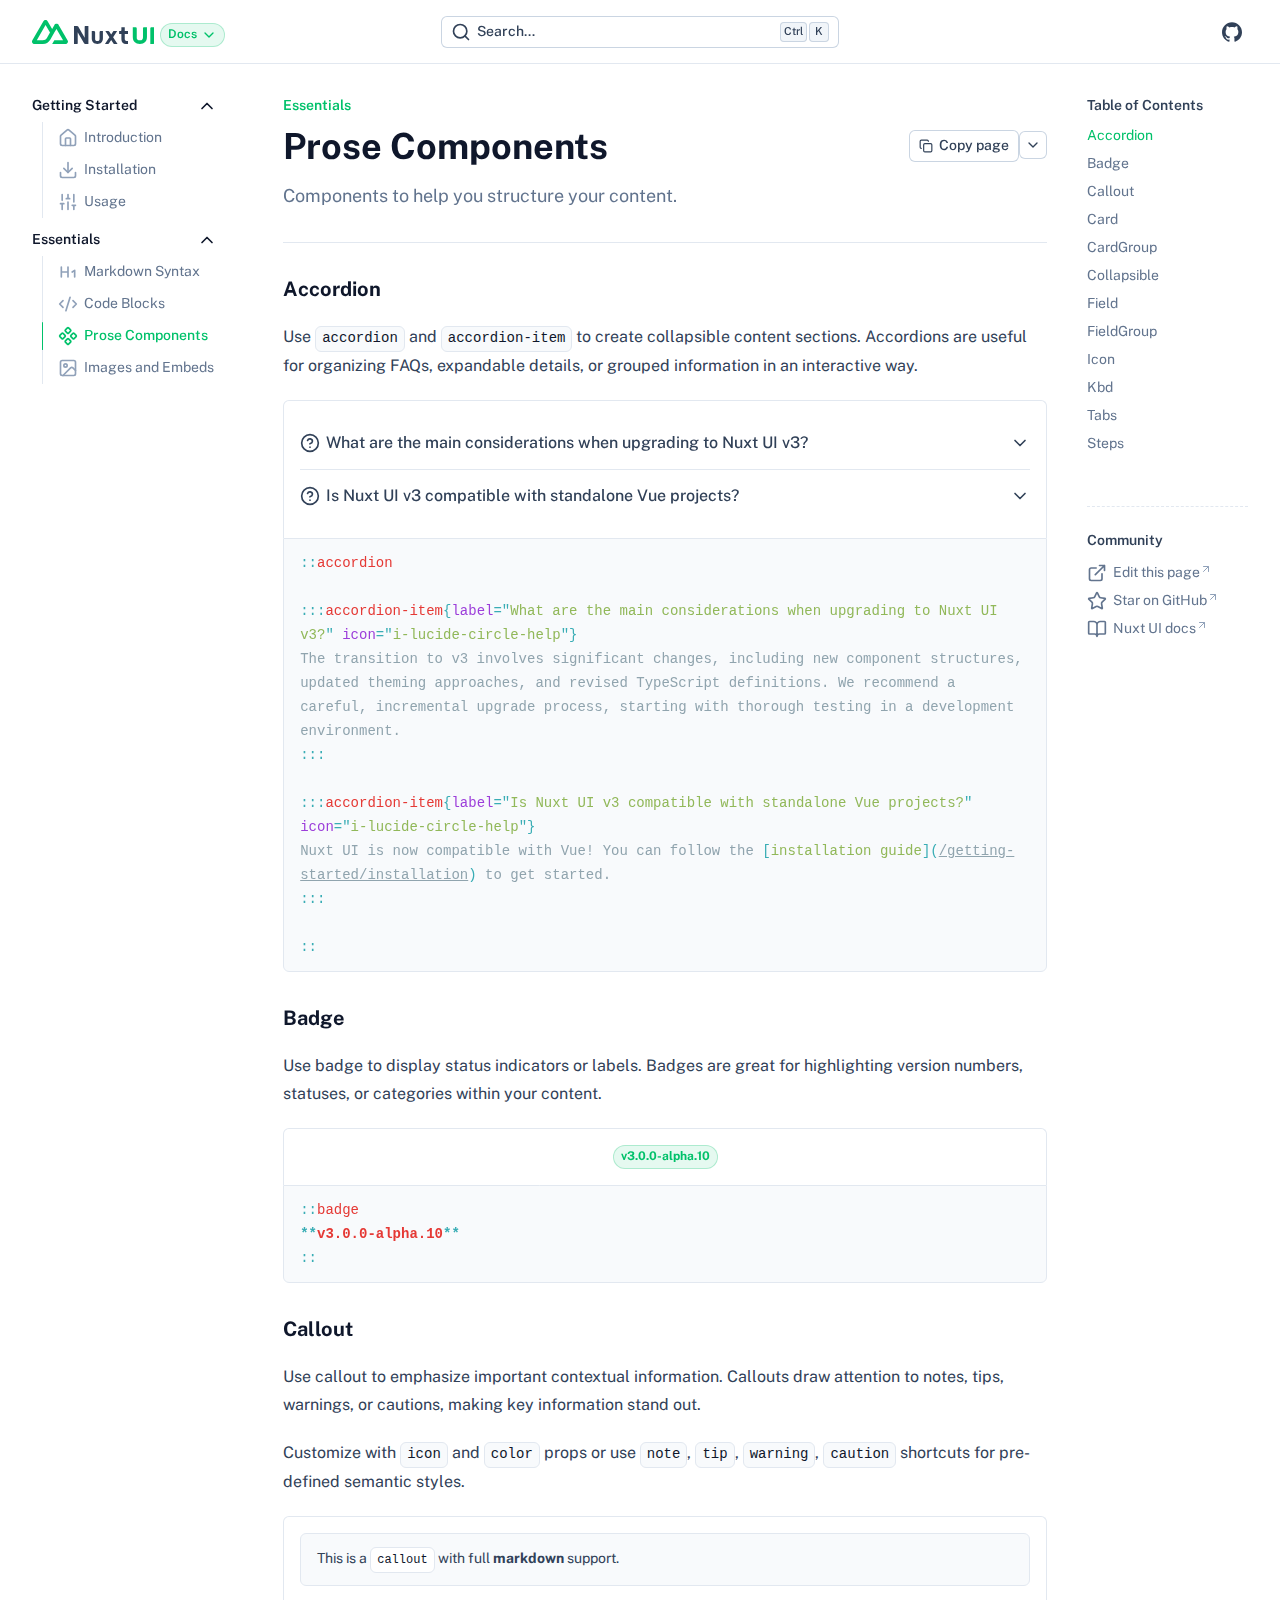
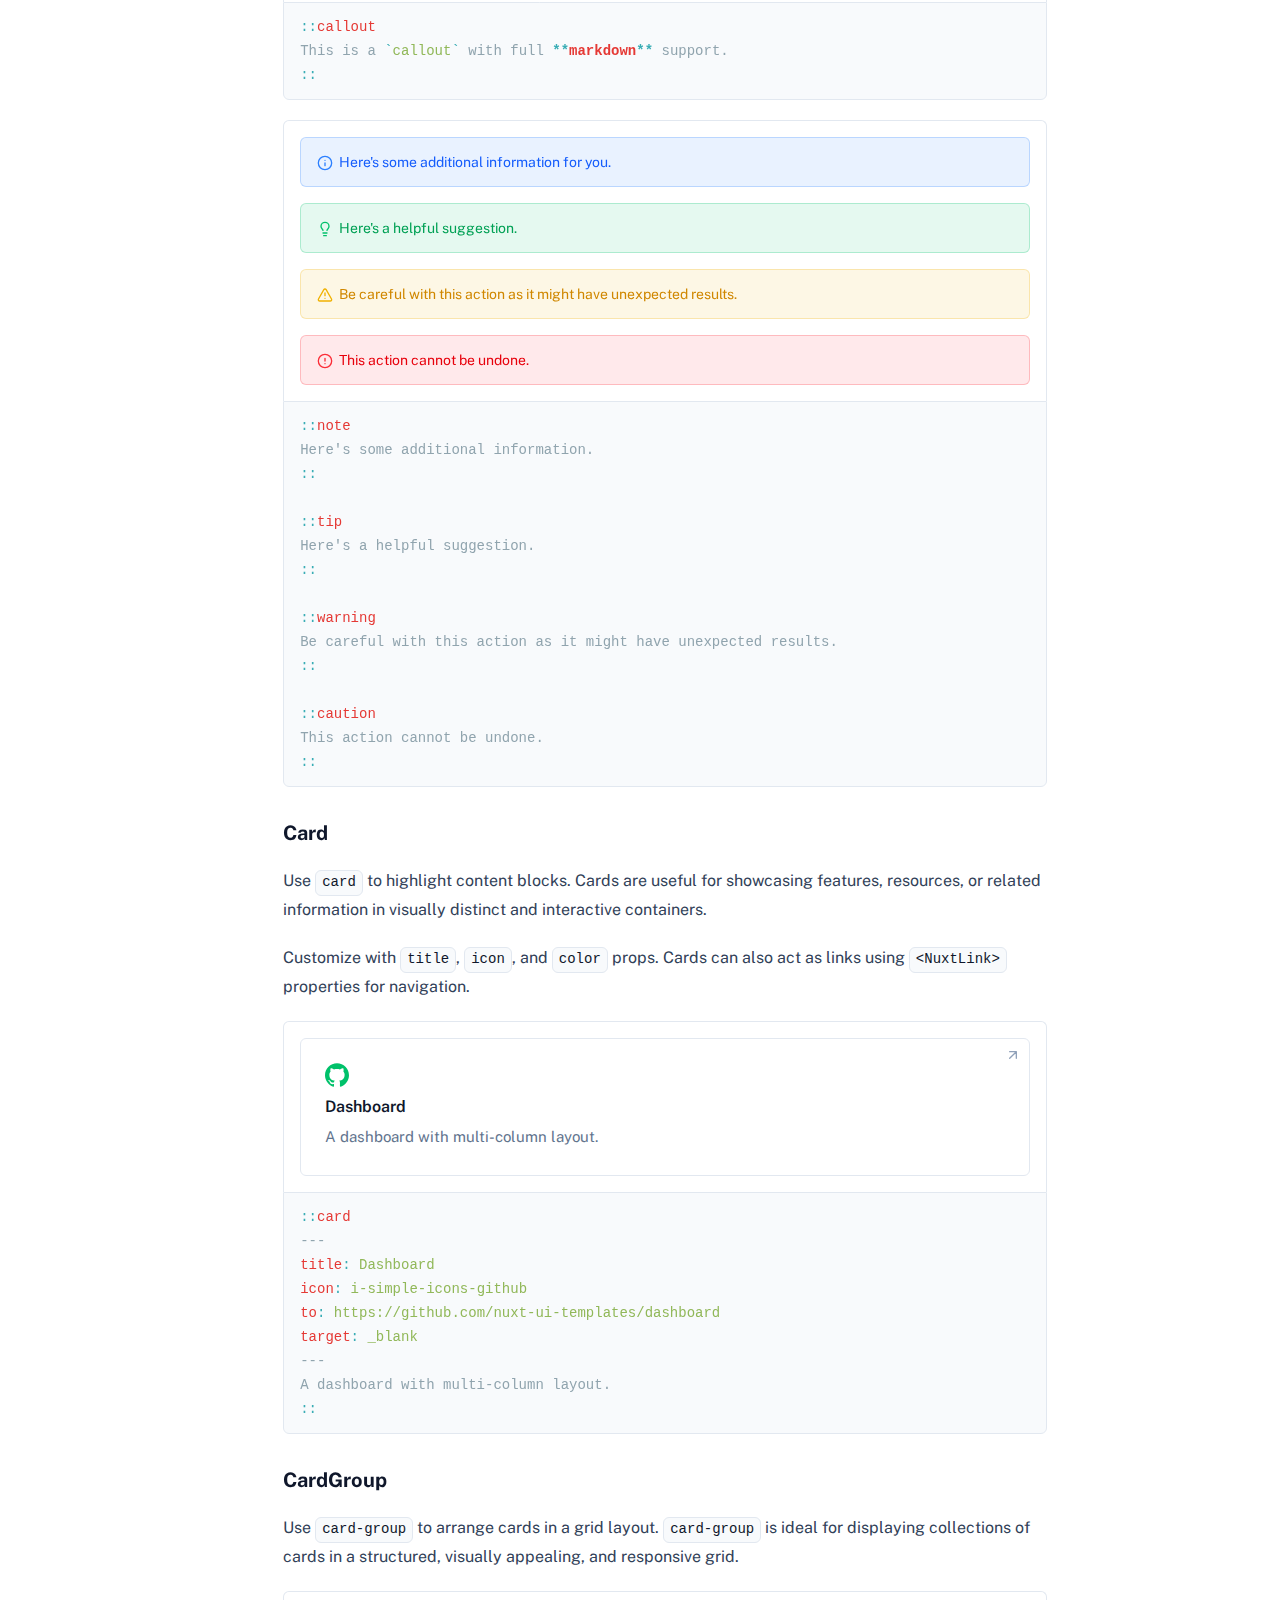
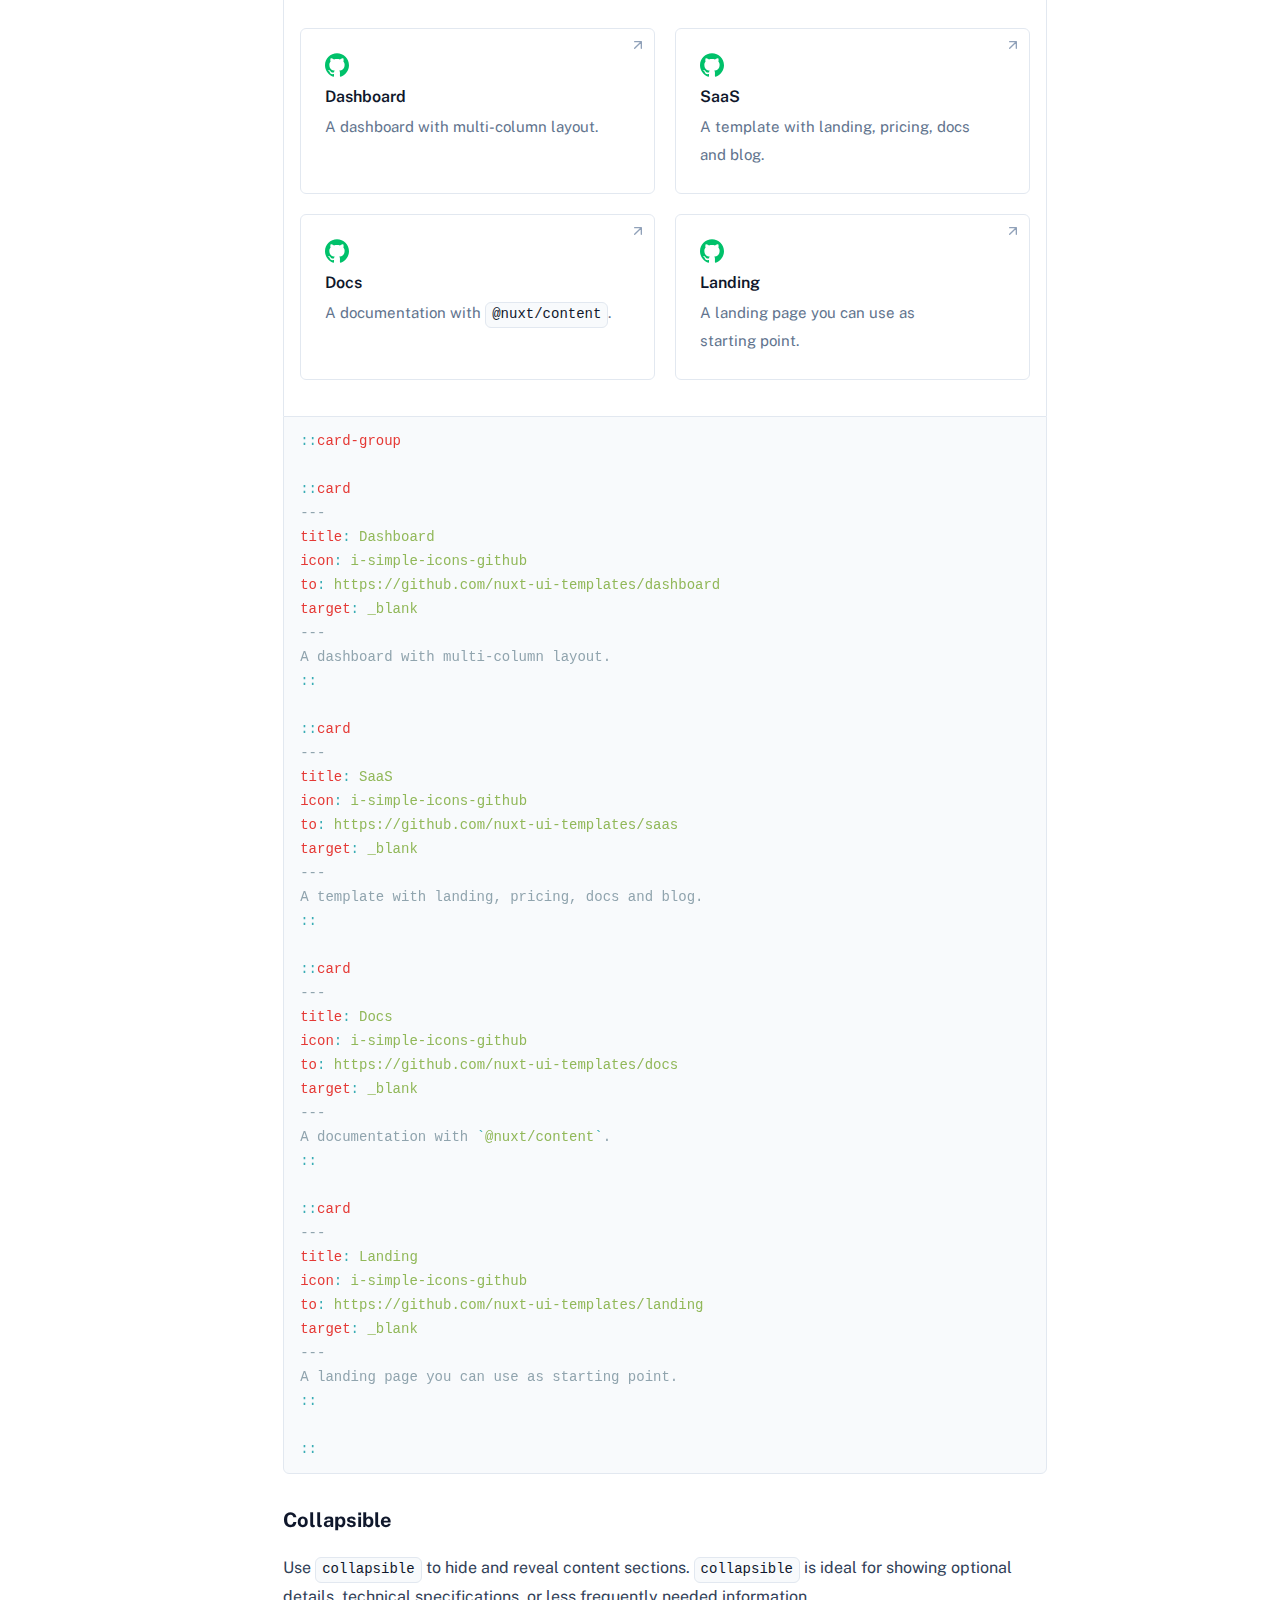
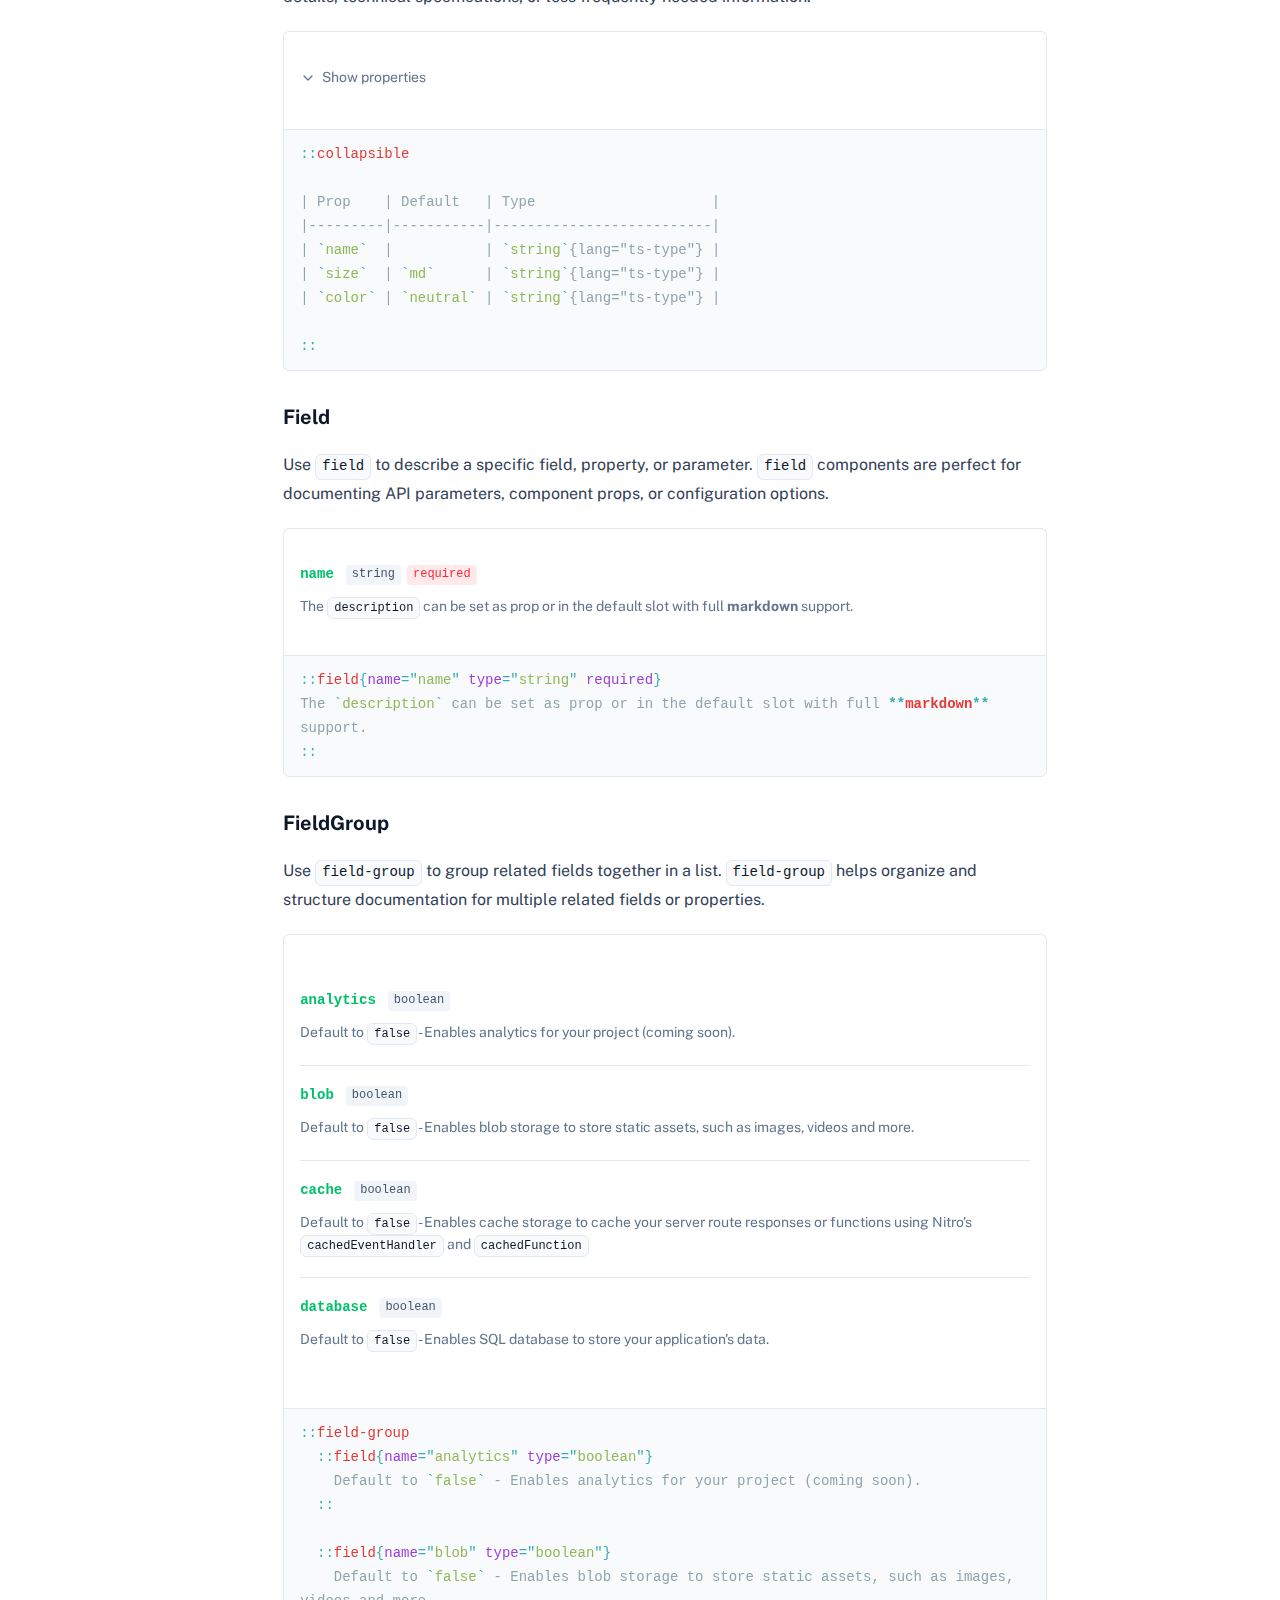
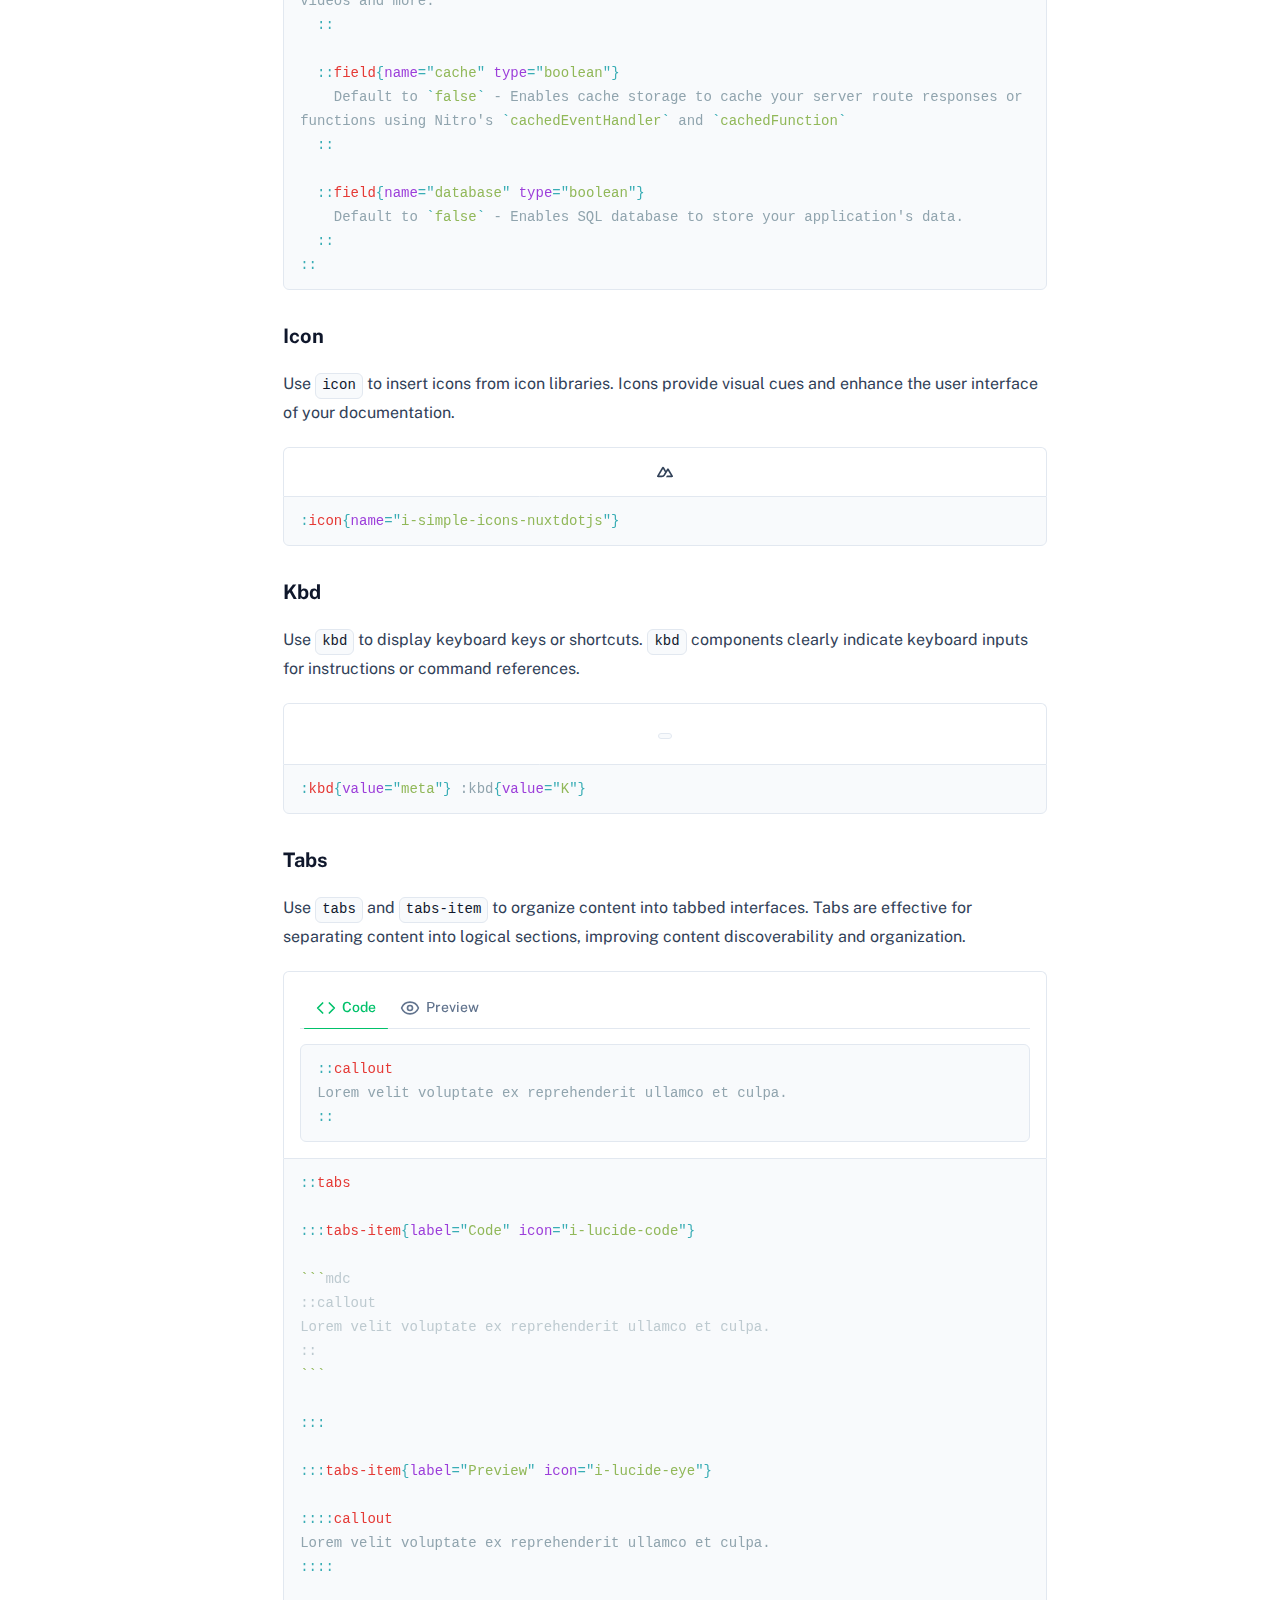
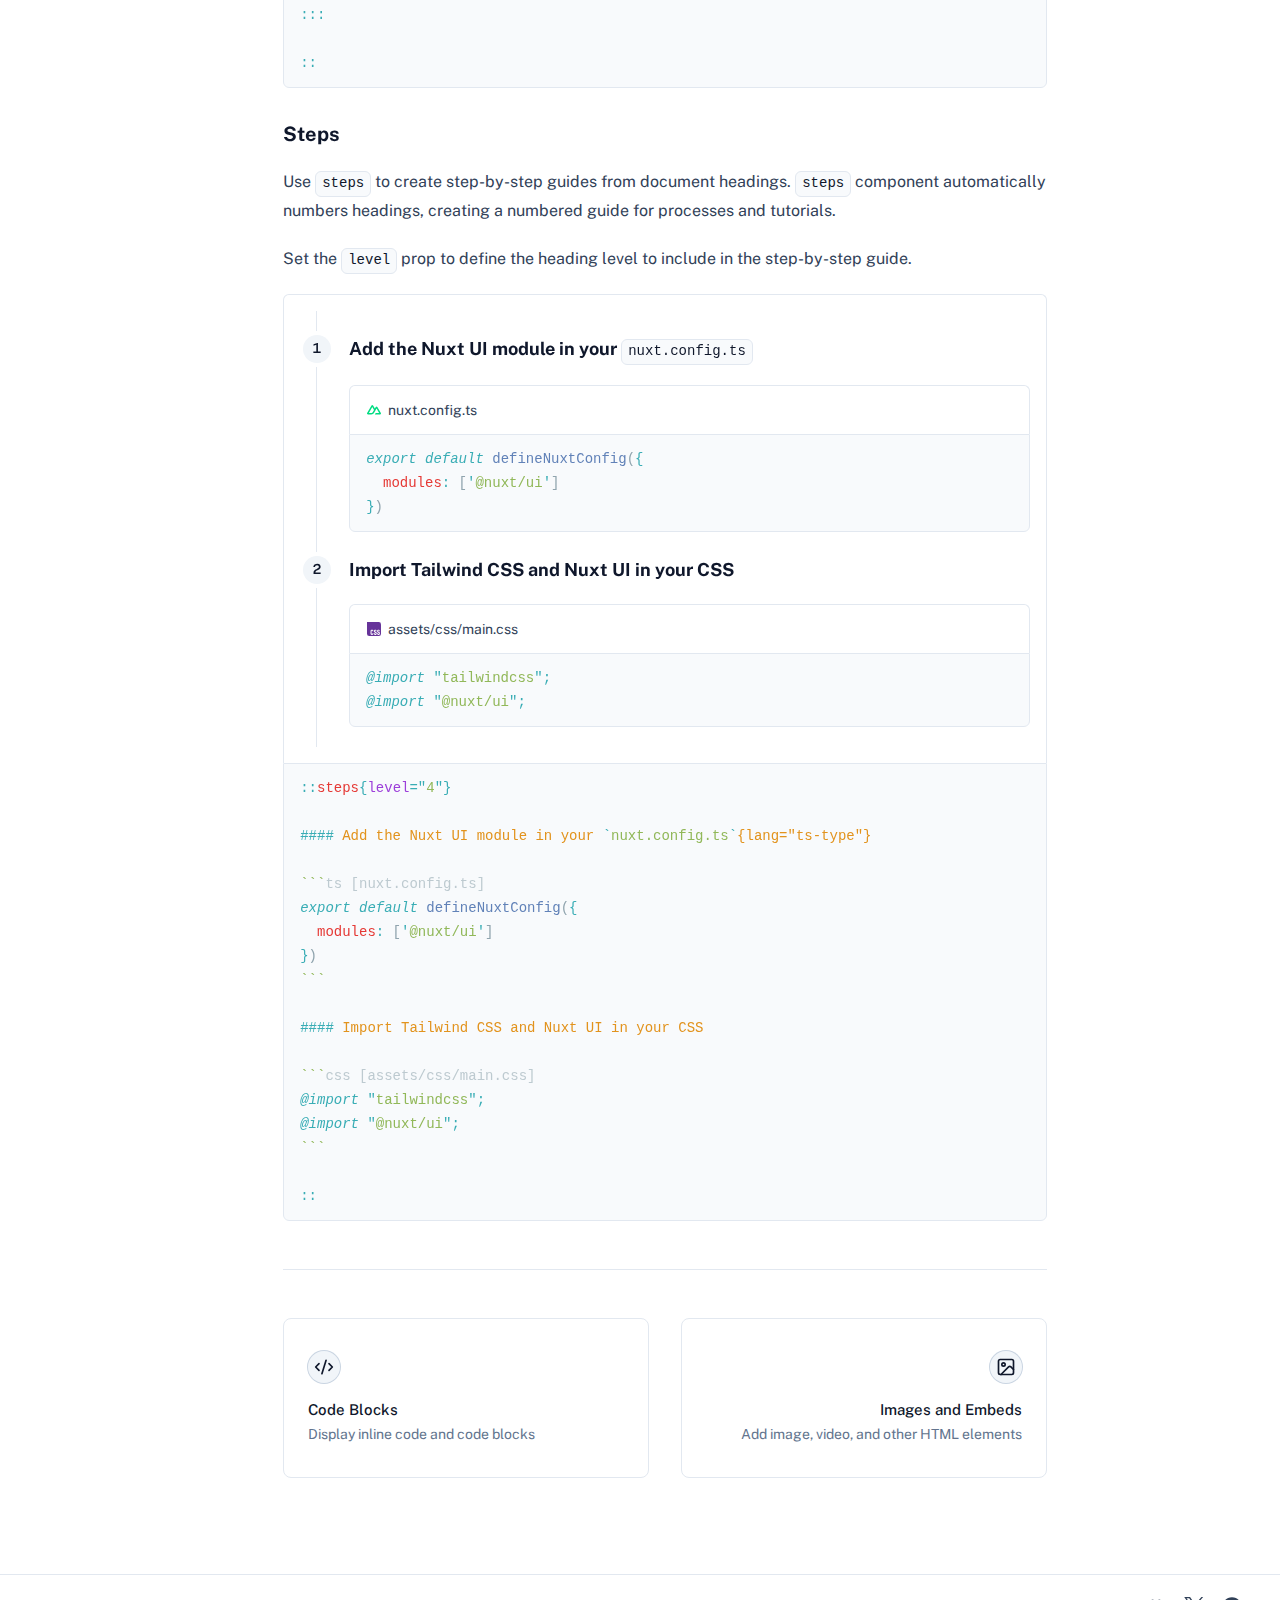
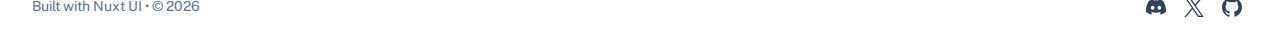
<file: essentials/prose-components.html>
<!DOCTYPE html><html  lang="en"><head><meta charset="utf-8"><meta name="viewport" content="width=device-width, initial-scale=1"><style id="nuxt-ui-colors">@layer base {
  :root {
  --ui-color-primary-50: var(--color-green-50, oklch(98.2% 0.018 155.826));
  --ui-color-primary-100: var(--color-green-100, oklch(96.2% 0.044 156.743));
  --ui-color-primary-200: var(--color-green-200, oklch(92.5% 0.084 155.995));
  --ui-color-primary-300: var(--color-green-300, oklch(87.1% 0.15 154.449));
  --ui-color-primary-400: var(--color-green-400, oklch(79.2% 0.209 151.711));
  --ui-color-primary-500: var(--color-green-500, oklch(72.3% 0.219 149.579));
  --ui-color-primary-600: var(--color-green-600, oklch(62.7% 0.194 149.214));
  --ui-color-primary-700: var(--color-green-700, oklch(52.7% 0.154 150.069));
  --ui-color-primary-800: var(--color-green-800, oklch(44.8% 0.119 151.328));
  --ui-color-primary-900: var(--color-green-900, oklch(39.3% 0.095 152.535));
  --ui-color-primary-950: var(--color-green-950, oklch(26.6% 0.065 152.934));
  --ui-color-secondary-50: var(--color-blue-50, oklch(97% 0.014 254.604));
  --ui-color-secondary-100: var(--color-blue-100, oklch(93.2% 0.032 255.585));
  --ui-color-secondary-200: var(--color-blue-200, oklch(88.2% 0.059 254.128));
  --ui-color-secondary-300: var(--color-blue-300, oklch(80.9% 0.105 251.813));
  --ui-color-secondary-400: var(--color-blue-400, oklch(70.7% 0.165 254.624));
  --ui-color-secondary-500: var(--color-blue-500, oklch(62.3% 0.214 259.815));
  --ui-color-secondary-600: var(--color-blue-600, oklch(54.6% 0.245 262.881));
  --ui-color-secondary-700: var(--color-blue-700, oklch(48.8% 0.243 264.376));
  --ui-color-secondary-800: var(--color-blue-800, oklch(42.4% 0.199 265.638));
  --ui-color-secondary-900: var(--color-blue-900, oklch(37.9% 0.146 265.522));
  --ui-color-secondary-950: var(--color-blue-950, oklch(28.2% 0.091 267.935));
  --ui-color-success-50: var(--color-green-50, oklch(98.2% 0.018 155.826));
  --ui-color-success-100: var(--color-green-100, oklch(96.2% 0.044 156.743));
  --ui-color-success-200: var(--color-green-200, oklch(92.5% 0.084 155.995));
  --ui-color-success-300: var(--color-green-300, oklch(87.1% 0.15 154.449));
  --ui-color-success-400: var(--color-green-400, oklch(79.2% 0.209 151.711));
  --ui-color-success-500: var(--color-green-500, oklch(72.3% 0.219 149.579));
  --ui-color-success-600: var(--color-green-600, oklch(62.7% 0.194 149.214));
  --ui-color-success-700: var(--color-green-700, oklch(52.7% 0.154 150.069));
  --ui-color-success-800: var(--color-green-800, oklch(44.8% 0.119 151.328));
  --ui-color-success-900: var(--color-green-900, oklch(39.3% 0.095 152.535));
  --ui-color-success-950: var(--color-green-950, oklch(26.6% 0.065 152.934));
  --ui-color-info-50: var(--color-blue-50, oklch(97% 0.014 254.604));
  --ui-color-info-100: var(--color-blue-100, oklch(93.2% 0.032 255.585));
  --ui-color-info-200: var(--color-blue-200, oklch(88.2% 0.059 254.128));
  --ui-color-info-300: var(--color-blue-300, oklch(80.9% 0.105 251.813));
  --ui-color-info-400: var(--color-blue-400, oklch(70.7% 0.165 254.624));
  --ui-color-info-500: var(--color-blue-500, oklch(62.3% 0.214 259.815));
  --ui-color-info-600: var(--color-blue-600, oklch(54.6% 0.245 262.881));
  --ui-color-info-700: var(--color-blue-700, oklch(48.8% 0.243 264.376));
  --ui-color-info-800: var(--color-blue-800, oklch(42.4% 0.199 265.638));
  --ui-color-info-900: var(--color-blue-900, oklch(37.9% 0.146 265.522));
  --ui-color-info-950: var(--color-blue-950, oklch(28.2% 0.091 267.935));
  --ui-color-warning-50: var(--color-yellow-50, oklch(98.7% 0.026 102.212));
  --ui-color-warning-100: var(--color-yellow-100, oklch(97.3% 0.071 103.193));
  --ui-color-warning-200: var(--color-yellow-200, oklch(94.5% 0.129 101.54));
  --ui-color-warning-300: var(--color-yellow-300, oklch(90.5% 0.182 98.111));
  --ui-color-warning-400: var(--color-yellow-400, oklch(85.2% 0.199 91.936));
  --ui-color-warning-500: var(--color-yellow-500, oklch(79.5% 0.184 86.047));
  --ui-color-warning-600: var(--color-yellow-600, oklch(68.1% 0.162 75.834));
  --ui-color-warning-700: var(--color-yellow-700, oklch(55.4% 0.135 66.442));
  --ui-color-warning-800: var(--color-yellow-800, oklch(47.6% 0.114 61.907));
  --ui-color-warning-900: var(--color-yellow-900, oklch(42.1% 0.095 57.708));
  --ui-color-warning-950: var(--color-yellow-950, oklch(28.6% 0.066 53.813));
  --ui-color-error-50: var(--color-red-50, oklch(97.1% 0.013 17.38));
  --ui-color-error-100: var(--color-red-100, oklch(93.6% 0.032 17.717));
  --ui-color-error-200: var(--color-red-200, oklch(88.5% 0.062 18.334));
  --ui-color-error-300: var(--color-red-300, oklch(80.8% 0.114 19.571));
  --ui-color-error-400: var(--color-red-400, oklch(70.4% 0.191 22.216));
  --ui-color-error-500: var(--color-red-500, oklch(63.7% 0.237 25.331));
  --ui-color-error-600: var(--color-red-600, oklch(57.7% 0.245 27.325));
  --ui-color-error-700: var(--color-red-700, oklch(50.5% 0.213 27.518));
  --ui-color-error-800: var(--color-red-800, oklch(44.4% 0.177 26.899));
  --ui-color-error-900: var(--color-red-900, oklch(39.6% 0.141 25.723));
  --ui-color-error-950: var(--color-red-950, oklch(25.8% 0.092 26.042));
  --ui-color-neutral-50: var(--color-slate-50, oklch(98.4% 0.003 247.858));
  --ui-color-neutral-100: var(--color-slate-100, oklch(96.8% 0.007 247.896));
  --ui-color-neutral-200: var(--color-slate-200, oklch(92.9% 0.013 255.508));
  --ui-color-neutral-300: var(--color-slate-300, oklch(86.9% 0.022 252.894));
  --ui-color-neutral-400: var(--color-slate-400, oklch(70.4% 0.04 256.788));
  --ui-color-neutral-500: var(--color-slate-500, oklch(55.4% 0.046 257.417));
  --ui-color-neutral-600: var(--color-slate-600, oklch(44.6% 0.043 257.281));
  --ui-color-neutral-700: var(--color-slate-700, oklch(37.2% 0.044 257.287));
  --ui-color-neutral-800: var(--color-slate-800, oklch(27.9% 0.041 260.031));
  --ui-color-neutral-900: var(--color-slate-900, oklch(20.8% 0.042 265.755));
  --ui-color-neutral-950: var(--color-slate-950, oklch(12.9% 0.042 264.695));
  }
  :root, .light {
  --ui-primary: var(--ui-color-primary-500);
  --ui-secondary: var(--ui-color-secondary-500);
  --ui-success: var(--ui-color-success-500);
  --ui-info: var(--ui-color-info-500);
  --ui-warning: var(--ui-color-warning-500);
  --ui-error: var(--ui-color-error-500);
  }
  .dark {
  --ui-primary: var(--ui-color-primary-400);
  --ui-secondary: var(--ui-color-secondary-400);
  --ui-success: var(--ui-color-success-400);
  --ui-info: var(--ui-color-info-400);
  --ui-warning: var(--ui-color-warning-400);
  --ui-error: var(--ui-color-error-400);
  }
}</style><script type="importmap">{"imports":{"#entry":"/_nuxt/BpowIRQe.js"}}</script><title>Prose Components - Nuxt Docs Template</title><style>/*! tailwindcss v4.1.14 | MIT License | https://tailwindcss.com */.shiki span.line{display:block}.shiki span.line.highlight{background-color:var(--ui-bg-accented);margin:0 -16px;padding:0 16px}@supports (color:color-mix(in lab,red,red)){.shiki span.line.highlight{background-color:color-mix(in oklab,var(--ui-bg-accented)50%,transparent)}}</style><link rel="stylesheet" href="/_nuxt/entry.DQVlBv06.css" crossorigin><style>@layer components {:where(.i-lucide\:arrow-up-right){display:inline-block;width:1em;height:1em;background-color:currentColor;-webkit-mask-image:var(--svg);mask-image:var(--svg);-webkit-mask-repeat:no-repeat;mask-repeat:no-repeat;-webkit-mask-size:100% 100%;mask-size:100% 100%;--svg:url("data:image/svg+xml,%3Csvg xmlns='http://www.w3.org/2000/svg' viewBox='0 0 24 24' width='24' height='24'%3E%3Cpath fill='none' stroke='black' stroke-linecap='round' stroke-linejoin='round' stroke-width='2' d='M7 7h10v10M7 17L17 7'/%3E%3C/svg%3E")}:where(.i-lucide\:book-open){display:inline-block;width:1em;height:1em;background-color:currentColor;-webkit-mask-image:var(--svg);mask-image:var(--svg);-webkit-mask-repeat:no-repeat;mask-repeat:no-repeat;-webkit-mask-size:100% 100%;mask-size:100% 100%;--svg:url("data:image/svg+xml,%3Csvg xmlns='http://www.w3.org/2000/svg' viewBox='0 0 24 24' width='24' height='24'%3E%3Cpath fill='none' stroke='black' stroke-linecap='round' stroke-linejoin='round' stroke-width='2' d='M12 7v14m-9-3a1 1 0 0 1-1-1V4a1 1 0 0 1 1-1h5a4 4 0 0 1 4 4a4 4 0 0 1 4-4h5a1 1 0 0 1 1 1v13a1 1 0 0 1-1 1h-6a3 3 0 0 0-3 3a3 3 0 0 0-3-3z'/%3E%3C/svg%3E")}:where(.i-lucide\:chevron-down){display:inline-block;width:1em;height:1em;background-color:currentColor;-webkit-mask-image:var(--svg);mask-image:var(--svg);-webkit-mask-repeat:no-repeat;mask-repeat:no-repeat;-webkit-mask-size:100% 100%;mask-size:100% 100%;--svg:url("data:image/svg+xml,%3Csvg xmlns='http://www.w3.org/2000/svg' viewBox='0 0 24 24' width='24' height='24'%3E%3Cpath fill='none' stroke='black' stroke-linecap='round' stroke-linejoin='round' stroke-width='2' d='m6 9l6 6l6-6'/%3E%3C/svg%3E")}:where(.i-lucide\:circle-alert){display:inline-block;width:1em;height:1em;background-color:currentColor;-webkit-mask-image:var(--svg);mask-image:var(--svg);-webkit-mask-repeat:no-repeat;mask-repeat:no-repeat;-webkit-mask-size:100% 100%;mask-size:100% 100%;--svg:url("data:image/svg+xml,%3Csvg xmlns='http://www.w3.org/2000/svg' viewBox='0 0 24 24' width='24' height='24'%3E%3Cg fill='none' stroke='black' stroke-linecap='round' stroke-linejoin='round' stroke-width='2'%3E%3Ccircle cx='12' cy='12' r='10'/%3E%3Cpath d='M12 8v4m0 4h.01'/%3E%3C/g%3E%3C/svg%3E")}:where(.i-lucide\:circle-help){display:inline-block;width:1em;height:1em;background-color:currentColor;-webkit-mask-image:var(--svg);mask-image:var(--svg);-webkit-mask-repeat:no-repeat;mask-repeat:no-repeat;-webkit-mask-size:100% 100%;mask-size:100% 100%;--svg:url("data:image/svg+xml,%3Csvg xmlns='http://www.w3.org/2000/svg' viewBox='0 0 24 24' width='24' height='24'%3E%3Cg fill='none' stroke='black' stroke-linecap='round' stroke-linejoin='round' stroke-width='2'%3E%3Ccircle cx='12' cy='12' r='10'/%3E%3Cpath d='M9.09 9a3 3 0 0 1 5.83 1c0 2-3 3-3 3m.08 4h.01'/%3E%3C/g%3E%3C/svg%3E")}:where(.i-lucide\:code){display:inline-block;width:1em;height:1em;background-color:currentColor;-webkit-mask-image:var(--svg);mask-image:var(--svg);-webkit-mask-repeat:no-repeat;mask-repeat:no-repeat;-webkit-mask-size:100% 100%;mask-size:100% 100%;--svg:url("data:image/svg+xml,%3Csvg xmlns='http://www.w3.org/2000/svg' viewBox='0 0 24 24' width='24' height='24'%3E%3Cpath fill='none' stroke='black' stroke-linecap='round' stroke-linejoin='round' stroke-width='2' d='m16 18l6-6l-6-6M8 6l-6 6l6 6'/%3E%3C/svg%3E")}:where(.i-lucide\:code-xml){display:inline-block;width:1em;height:1em;background-color:currentColor;-webkit-mask-image:var(--svg);mask-image:var(--svg);-webkit-mask-repeat:no-repeat;mask-repeat:no-repeat;-webkit-mask-size:100% 100%;mask-size:100% 100%;--svg:url("data:image/svg+xml,%3Csvg xmlns='http://www.w3.org/2000/svg' viewBox='0 0 24 24' width='24' height='24'%3E%3Cpath fill='none' stroke='black' stroke-linecap='round' stroke-linejoin='round' stroke-width='2' d='m18 16l4-4l-4-4M6 8l-4 4l4 4m8.5-12l-5 16'/%3E%3C/svg%3E")}:where(.i-lucide\:component){display:inline-block;width:1em;height:1em;background-color:currentColor;-webkit-mask-image:var(--svg);mask-image:var(--svg);-webkit-mask-repeat:no-repeat;mask-repeat:no-repeat;-webkit-mask-size:100% 100%;mask-size:100% 100%;--svg:url("data:image/svg+xml,%3Csvg xmlns='http://www.w3.org/2000/svg' viewBox='0 0 24 24' width='24' height='24'%3E%3Cpath fill='none' stroke='black' stroke-linecap='round' stroke-linejoin='round' stroke-width='2' d='M15.536 11.293a1 1 0 0 0 0 1.414l2.376 2.377a1 1 0 0 0 1.414 0l2.377-2.377a1 1 0 0 0 0-1.414l-2.377-2.377a1 1 0 0 0-1.414 0zm-13.239 0a1 1 0 0 0 0 1.414l2.377 2.377a1 1 0 0 0 1.414 0l2.377-2.377a1 1 0 0 0 0-1.414L6.088 8.916a1 1 0 0 0-1.414 0zm6.619 6.619a1 1 0 0 0 0 1.415l2.377 2.376a1 1 0 0 0 1.414 0l2.377-2.376a1 1 0 0 0 0-1.415l-2.377-2.376a1 1 0 0 0-1.414 0zm0-13.238a1 1 0 0 0 0 1.414l2.377 2.376a1 1 0 0 0 1.414 0l2.377-2.376a1 1 0 0 0 0-1.414l-2.377-2.377a1 1 0 0 0-1.414 0z'/%3E%3C/svg%3E")}:where(.i-lucide\:copy){display:inline-block;width:1em;height:1em;background-color:currentColor;-webkit-mask-image:var(--svg);mask-image:var(--svg);-webkit-mask-repeat:no-repeat;mask-repeat:no-repeat;-webkit-mask-size:100% 100%;mask-size:100% 100%;--svg:url("data:image/svg+xml,%3Csvg xmlns='http://www.w3.org/2000/svg' viewBox='0 0 24 24' width='24' height='24'%3E%3Cg fill='none' stroke='black' stroke-linecap='round' stroke-linejoin='round' stroke-width='2'%3E%3Crect width='14' height='14' x='8' y='8' rx='2' ry='2'/%3E%3Cpath d='M4 16c-1.1 0-2-.9-2-2V4c0-1.1.9-2 2-2h10c1.1 0 2 .9 2 2'/%3E%3C/g%3E%3C/svg%3E")}:where(.i-lucide\:download){display:inline-block;width:1em;height:1em;background-color:currentColor;-webkit-mask-image:var(--svg);mask-image:var(--svg);-webkit-mask-repeat:no-repeat;mask-repeat:no-repeat;-webkit-mask-size:100% 100%;mask-size:100% 100%;--svg:url("data:image/svg+xml,%3Csvg xmlns='http://www.w3.org/2000/svg' viewBox='0 0 24 24' width='24' height='24'%3E%3Cg fill='none' stroke='black' stroke-linecap='round' stroke-linejoin='round' stroke-width='2'%3E%3Cpath d='M12 15V3m9 12v4a2 2 0 0 1-2 2H5a2 2 0 0 1-2-2v-4'/%3E%3Cpath d='m7 10l5 5l5-5'/%3E%3C/g%3E%3C/svg%3E")}:where(.i-lucide\:external-link){display:inline-block;width:1em;height:1em;background-color:currentColor;-webkit-mask-image:var(--svg);mask-image:var(--svg);-webkit-mask-repeat:no-repeat;mask-repeat:no-repeat;-webkit-mask-size:100% 100%;mask-size:100% 100%;--svg:url("data:image/svg+xml,%3Csvg xmlns='http://www.w3.org/2000/svg' viewBox='0 0 24 24' width='24' height='24'%3E%3Cpath fill='none' stroke='black' stroke-linecap='round' stroke-linejoin='round' stroke-width='2' d='M15 3h6v6m-11 5L21 3m-3 10v6a2 2 0 0 1-2 2H5a2 2 0 0 1-2-2V8a2 2 0 0 1 2-2h6'/%3E%3C/svg%3E")}:where(.i-lucide\:eye){display:inline-block;width:1em;height:1em;background-color:currentColor;-webkit-mask-image:var(--svg);mask-image:var(--svg);-webkit-mask-repeat:no-repeat;mask-repeat:no-repeat;-webkit-mask-size:100% 100%;mask-size:100% 100%;--svg:url("data:image/svg+xml,%3Csvg xmlns='http://www.w3.org/2000/svg' viewBox='0 0 24 24' width='24' height='24'%3E%3Cg fill='none' stroke='black' stroke-linecap='round' stroke-linejoin='round' stroke-width='2'%3E%3Cpath d='M2.062 12.348a1 1 0 0 1 0-.696a10.75 10.75 0 0 1 19.876 0a1 1 0 0 1 0 .696a10.75 10.75 0 0 1-19.876 0'/%3E%3Ccircle cx='12' cy='12' r='3'/%3E%3C/g%3E%3C/svg%3E")}:where(.i-lucide\:hash){display:inline-block;width:1em;height:1em;background-color:currentColor;-webkit-mask-image:var(--svg);mask-image:var(--svg);-webkit-mask-repeat:no-repeat;mask-repeat:no-repeat;-webkit-mask-size:100% 100%;mask-size:100% 100%;--svg:url("data:image/svg+xml,%3Csvg xmlns='http://www.w3.org/2000/svg' viewBox='0 0 24 24' width='24' height='24'%3E%3Cpath fill='none' stroke='black' stroke-linecap='round' stroke-linejoin='round' stroke-width='2' d='M4 9h16M4 15h16M10 3L8 21m8-18l-2 18'/%3E%3C/svg%3E")}:where(.i-lucide\:heading-1){display:inline-block;width:1em;height:1em;background-color:currentColor;-webkit-mask-image:var(--svg);mask-image:var(--svg);-webkit-mask-repeat:no-repeat;mask-repeat:no-repeat;-webkit-mask-size:100% 100%;mask-size:100% 100%;--svg:url("data:image/svg+xml,%3Csvg xmlns='http://www.w3.org/2000/svg' viewBox='0 0 24 24' width='24' height='24'%3E%3Cpath fill='none' stroke='black' stroke-linecap='round' stroke-linejoin='round' stroke-width='2' d='M4 12h8m-8 6V6m8 12V6m5 6l3-2v8'/%3E%3C/svg%3E")}:where(.i-lucide\:house){display:inline-block;width:1em;height:1em;background-color:currentColor;-webkit-mask-image:var(--svg);mask-image:var(--svg);-webkit-mask-repeat:no-repeat;mask-repeat:no-repeat;-webkit-mask-size:100% 100%;mask-size:100% 100%;--svg:url("data:image/svg+xml,%3Csvg xmlns='http://www.w3.org/2000/svg' viewBox='0 0 24 24' width='24' height='24'%3E%3Cg fill='none' stroke='black' stroke-linecap='round' stroke-linejoin='round' stroke-width='2'%3E%3Cpath d='M15 21v-8a1 1 0 0 0-1-1h-4a1 1 0 0 0-1 1v8'/%3E%3Cpath d='M3 10a2 2 0 0 1 .709-1.528l7-6a2 2 0 0 1 2.582 0l7 6A2 2 0 0 1 21 10v9a2 2 0 0 1-2 2H5a2 2 0 0 1-2-2z'/%3E%3C/g%3E%3C/svg%3E")}:where(.i-lucide\:image){display:inline-block;width:1em;height:1em;background-color:currentColor;-webkit-mask-image:var(--svg);mask-image:var(--svg);-webkit-mask-repeat:no-repeat;mask-repeat:no-repeat;-webkit-mask-size:100% 100%;mask-size:100% 100%;--svg:url("data:image/svg+xml,%3Csvg xmlns='http://www.w3.org/2000/svg' viewBox='0 0 24 24' width='24' height='24'%3E%3Cg fill='none' stroke='black' stroke-linecap='round' stroke-linejoin='round' stroke-width='2'%3E%3Crect width='18' height='18' x='3' y='3' rx='2' ry='2'/%3E%3Ccircle cx='9' cy='9' r='2'/%3E%3Cpath d='m21 15l-3.086-3.086a2 2 0 0 0-2.828 0L6 21'/%3E%3C/g%3E%3C/svg%3E")}:where(.i-lucide\:info){display:inline-block;width:1em;height:1em;background-color:currentColor;-webkit-mask-image:var(--svg);mask-image:var(--svg);-webkit-mask-repeat:no-repeat;mask-repeat:no-repeat;-webkit-mask-size:100% 100%;mask-size:100% 100%;--svg:url("data:image/svg+xml,%3Csvg xmlns='http://www.w3.org/2000/svg' viewBox='0 0 24 24' width='24' height='24'%3E%3Cg fill='none' stroke='black' stroke-linecap='round' stroke-linejoin='round' stroke-width='2'%3E%3Ccircle cx='12' cy='12' r='10'/%3E%3Cpath d='M12 16v-4m0-4h.01'/%3E%3C/g%3E%3C/svg%3E")}:where(.i-lucide\:lightbulb){display:inline-block;width:1em;height:1em;background-color:currentColor;-webkit-mask-image:var(--svg);mask-image:var(--svg);-webkit-mask-repeat:no-repeat;mask-repeat:no-repeat;-webkit-mask-size:100% 100%;mask-size:100% 100%;--svg:url("data:image/svg+xml,%3Csvg xmlns='http://www.w3.org/2000/svg' viewBox='0 0 24 24' width='24' height='24'%3E%3Cpath fill='none' stroke='black' stroke-linecap='round' stroke-linejoin='round' stroke-width='2' d='M15 14c.2-1 .7-1.7 1.5-2.5c1-.9 1.5-2.2 1.5-3.5A6 6 0 0 0 6 8c0 1 .2 2.2 1.5 3.5c.7.7 1.3 1.5 1.5 2.5m0 4h6m-5 4h4'/%3E%3C/svg%3E")}:where(.i-lucide\:menu){display:inline-block;width:1em;height:1em;background-color:currentColor;-webkit-mask-image:var(--svg);mask-image:var(--svg);-webkit-mask-repeat:no-repeat;mask-repeat:no-repeat;-webkit-mask-size:100% 100%;mask-size:100% 100%;--svg:url("data:image/svg+xml,%3Csvg xmlns='http://www.w3.org/2000/svg' viewBox='0 0 24 24' width='24' height='24'%3E%3Cpath fill='none' stroke='black' stroke-linecap='round' stroke-linejoin='round' stroke-width='2' d='M4 5h16M4 12h16M4 19h16'/%3E%3C/svg%3E")}:where(.i-lucide\:search){display:inline-block;width:1em;height:1em;background-color:currentColor;-webkit-mask-image:var(--svg);mask-image:var(--svg);-webkit-mask-repeat:no-repeat;mask-repeat:no-repeat;-webkit-mask-size:100% 100%;mask-size:100% 100%;--svg:url("data:image/svg+xml,%3Csvg xmlns='http://www.w3.org/2000/svg' viewBox='0 0 24 24' width='24' height='24'%3E%3Cg fill='none' stroke='black' stroke-linecap='round' stroke-linejoin='round' stroke-width='2'%3E%3Cpath d='m21 21l-4.34-4.34'/%3E%3Ccircle cx='11' cy='11' r='8'/%3E%3C/g%3E%3C/svg%3E")}:where(.i-lucide\:sliders){display:inline-block;width:1em;height:1em;background-color:currentColor;-webkit-mask-image:var(--svg);mask-image:var(--svg);-webkit-mask-repeat:no-repeat;mask-repeat:no-repeat;-webkit-mask-size:100% 100%;mask-size:100% 100%;--svg:url("data:image/svg+xml,%3Csvg xmlns='http://www.w3.org/2000/svg' viewBox='0 0 24 24' width='24' height='24'%3E%3Cpath fill='none' stroke='black' stroke-linecap='round' stroke-linejoin='round' stroke-width='2' d='M10 8h4m-2 13v-9m0-4V3m5 13h4m-2-4V3m0 18v-5M3 14h4m-2-4V3m0 18v-7'/%3E%3C/svg%3E")}:where(.i-lucide\:star){display:inline-block;width:1em;height:1em;background-color:currentColor;-webkit-mask-image:var(--svg);mask-image:var(--svg);-webkit-mask-repeat:no-repeat;mask-repeat:no-repeat;-webkit-mask-size:100% 100%;mask-size:100% 100%;--svg:url("data:image/svg+xml,%3Csvg xmlns='http://www.w3.org/2000/svg' viewBox='0 0 24 24' width='24' height='24'%3E%3Cpath fill='none' stroke='black' stroke-linecap='round' stroke-linejoin='round' stroke-width='2' d='M11.525 2.295a.53.53 0 0 1 .95 0l2.31 4.679a2.12 2.12 0 0 0 1.595 1.16l5.166.756a.53.53 0 0 1 .294.904l-3.736 3.638a2.12 2.12 0 0 0-.611 1.878l.882 5.14a.53.53 0 0 1-.771.56l-4.618-2.428a2.12 2.12 0 0 0-1.973 0L6.396 21.01a.53.53 0 0 1-.77-.56l.881-5.139a2.12 2.12 0 0 0-.611-1.879L2.16 9.795a.53.53 0 0 1 .294-.906l5.165-.755a2.12 2.12 0 0 0 1.597-1.16z'/%3E%3C/svg%3E")}:where(.i-lucide\:triangle-alert){display:inline-block;width:1em;height:1em;background-color:currentColor;-webkit-mask-image:var(--svg);mask-image:var(--svg);-webkit-mask-repeat:no-repeat;mask-repeat:no-repeat;-webkit-mask-size:100% 100%;mask-size:100% 100%;--svg:url("data:image/svg+xml,%3Csvg xmlns='http://www.w3.org/2000/svg' viewBox='0 0 24 24' width='24' height='24'%3E%3Cpath fill='none' stroke='black' stroke-linecap='round' stroke-linejoin='round' stroke-width='2' d='m21.73 18l-8-14a2 2 0 0 0-3.48 0l-8 14A2 2 0 0 0 4 21h16a2 2 0 0 0 1.73-3M12 9v4m0 4h.01'/%3E%3C/svg%3E")}:where(.i-simple-icons\:discord){display:inline-block;width:1em;height:1em;background-color:currentColor;-webkit-mask-image:var(--svg);mask-image:var(--svg);-webkit-mask-repeat:no-repeat;mask-repeat:no-repeat;-webkit-mask-size:100% 100%;mask-size:100% 100%;--svg:url("data:image/svg+xml,%3Csvg xmlns='http://www.w3.org/2000/svg' viewBox='0 0 24 24' width='24' height='24'%3E%3Cpath fill='black' d='M20.317 4.37a19.8 19.8 0 0 0-4.885-1.515a.074.074 0 0 0-.079.037c-.21.375-.444.864-.608 1.25a18.3 18.3 0 0 0-5.487 0a13 13 0 0 0-.617-1.25a.08.08 0 0 0-.079-.037A19.7 19.7 0 0 0 3.677 4.37a.1.1 0 0 0-.032.027C.533 9.046-.32 13.58.099 18.057a.08.08 0 0 0 .031.057a19.9 19.9 0 0 0 5.993 3.03a.08.08 0 0 0 .084-.028a14 14 0 0 0 1.226-1.994a.076.076 0 0 0-.041-.106a13 13 0 0 1-1.872-.892a.077.077 0 0 1-.008-.128a10 10 0 0 0 .372-.292a.07.07 0 0 1 .077-.01c3.928 1.793 8.18 1.793 12.062 0a.07.07 0 0 1 .078.01q.181.149.373.292a.077.077 0 0 1-.006.127a12.3 12.3 0 0 1-1.873.892a.077.077 0 0 0-.041.107c.36.698.772 1.362 1.225 1.993a.08.08 0 0 0 .084.028a19.8 19.8 0 0 0 6.002-3.03a.08.08 0 0 0 .032-.054c.5-5.177-.838-9.674-3.549-13.66a.06.06 0 0 0-.031-.03M8.02 15.33c-1.182 0-2.157-1.085-2.157-2.419c0-1.333.956-2.419 2.157-2.419c1.21 0 2.176 1.096 2.157 2.42c0 1.333-.956 2.418-2.157 2.418m7.975 0c-1.183 0-2.157-1.085-2.157-2.419c0-1.333.955-2.419 2.157-2.419c1.21 0 2.176 1.096 2.157 2.42c0 1.333-.946 2.418-2.157 2.418'/%3E%3C/svg%3E")}:where(.i-simple-icons\:github){display:inline-block;width:1em;height:1em;background-color:currentColor;-webkit-mask-image:var(--svg);mask-image:var(--svg);-webkit-mask-repeat:no-repeat;mask-repeat:no-repeat;-webkit-mask-size:100% 100%;mask-size:100% 100%;--svg:url("data:image/svg+xml,%3Csvg xmlns='http://www.w3.org/2000/svg' viewBox='0 0 24 24' width='24' height='24'%3E%3Cpath fill='black' d='M12 .297c-6.63 0-12 5.373-12 12c0 5.303 3.438 9.8 8.205 11.385c.6.113.82-.258.82-.577c0-.285-.01-1.04-.015-2.04c-3.338.724-4.042-1.61-4.042-1.61C4.422 18.07 3.633 17.7 3.633 17.7c-1.087-.744.084-.729.084-.729c1.205.084 1.838 1.236 1.838 1.236c1.07 1.835 2.809 1.305 3.495.998c.108-.776.417-1.305.76-1.605c-2.665-.3-5.466-1.332-5.466-5.93c0-1.31.465-2.38 1.235-3.22c-.135-.303-.54-1.523.105-3.176c0 0 1.005-.322 3.3 1.23c.96-.267 1.98-.399 3-.405c1.02.006 2.04.138 3 .405c2.28-1.552 3.285-1.23 3.285-1.23c.645 1.653.24 2.873.12 3.176c.765.84 1.23 1.91 1.23 3.22c0 4.61-2.805 5.625-5.475 5.92c.42.36.81 1.096.81 2.22c0 1.606-.015 2.896-.015 3.286c0 .315.21.69.825.57C20.565 22.092 24 17.592 24 12.297c0-6.627-5.373-12-12-12'/%3E%3C/svg%3E")}:where(.i-simple-icons\:nuxtdotjs){display:inline-block;width:1em;height:1em;background-color:currentColor;-webkit-mask-image:var(--svg);mask-image:var(--svg);-webkit-mask-repeat:no-repeat;mask-repeat:no-repeat;-webkit-mask-size:100% 100%;mask-size:100% 100%;--svg:url("data:image/svg+xml,%3Csvg xmlns='http://www.w3.org/2000/svg' viewBox='0 0 24 24' width='24' height='24'%3E%3Cpath fill='black' d='M13.464 19.83h8.922c.283 0 .562-.073.807-.21a1.6 1.6 0 0 0 .591-.574a1.53 1.53 0 0 0 .216-.783a1.53 1.53 0 0 0-.217-.782L17.792 7.414a1.6 1.6 0 0 0-.591-.573a1.65 1.65 0 0 0-.807-.21c-.283 0-.562.073-.807.21a1.6 1.6 0 0 0-.59.573L13.463 9.99L10.47 4.953a1.6 1.6 0 0 0-.591-.573a1.65 1.65 0 0 0-.807-.21c-.284 0-.562.073-.807.21a1.6 1.6 0 0 0-.591.573L.216 17.481a1.53 1.53 0 0 0-.217.782c0 .275.074.545.216.783a1.6 1.6 0 0 0 .59.574c.246.137.525.21.808.21h5.6c2.22 0 3.856-.946 4.982-2.79l2.733-4.593l1.464-2.457l4.395 7.382h-5.859Zm-6.341-2.46l-3.908-.002l5.858-9.842l2.923 4.921l-1.957 3.29c-.748 1.196-1.597 1.632-2.916 1.632'/%3E%3C/svg%3E")}:where(.i-simple-icons\:x){display:inline-block;width:1em;height:1em;background-color:currentColor;-webkit-mask-image:var(--svg);mask-image:var(--svg);-webkit-mask-repeat:no-repeat;mask-repeat:no-repeat;-webkit-mask-size:100% 100%;mask-size:100% 100%;--svg:url("data:image/svg+xml,%3Csvg xmlns='http://www.w3.org/2000/svg' viewBox='0 0 24 24' width='24' height='24'%3E%3Cpath fill='black' d='M14.234 10.162L22.977 0h-2.072l-7.591 8.824L7.251 0H.258l9.168 13.343L.258 24H2.33l8.016-9.318L16.749 24h6.993zm-2.837 3.299l-.929-1.329L3.076 1.56h3.182l5.965 8.532l.929 1.329l7.754 11.09h-3.182z'/%3E%3C/svg%3E")}:where(.i-vscode-icons\:file-type-css){display:inline-block;width:1em;height:1em;background-repeat:no-repeat;background-size:100% 100%;background-image:url("data:image/svg+xml,%3Csvg xmlns='http://www.w3.org/2000/svg' viewBox='0 0 32 32' width='32' height='32'%3E%3Cpath fill='%23639' d='M1.995 1.994h23.52a4.48 4.48 0 0 1 4.48 4.48v19.04a4.48 4.48 0 0 1-4.48 4.48H6.475a4.48 4.48 0 0 1-4.48-4.48Z'/%3E%3Cpath fill='%23fff' d='M9.079 24.87v-4.704c0-1.876 1.204-2.884 3.024-2.884c1.792-.028 2.912 1.148 2.856 3.136h-2.072c.056-.756-.28-1.316-.84-1.288c-.7 0-.896.476-.896 1.372v4.088c0 .868.28 1.288.896 1.316c.644 0 .896-.644.84-1.372h2.072c.112 2.044-1.176 3.248-2.996 3.22c-1.764 0-2.884-.98-2.884-2.884m6.636-.336h1.932c.028.896.308 1.456.924 1.456s.84-.364.84-1.204c0-.7-.308-1.092-1.064-1.456l-.728-.336c-1.288-.616-1.82-1.372-1.82-2.884c0-1.68 1.064-2.856 2.8-2.856s2.66 1.204 2.688 3.164h-1.876c0-.812-.168-1.372-.784-1.372c-.56 0-.84.28-.84.98s.252.98.924 1.26l.672.308c1.428.672 2.044 1.54 2.044 3.164c0 1.932-1.092 2.996-2.884 2.996s-2.8-1.232-2.828-3.22m6.328 0h1.96c0 .896.308 1.456.896 1.456s.84-.364.84-1.204c0-.7-.28-1.092-1.064-1.456l-.728-.336c-1.288-.616-1.792-1.372-1.792-2.884c0-1.68 1.036-2.856 2.8-2.856s2.632 1.204 2.688 3.164h-1.876c-.028-.812-.196-1.372-.812-1.372c-.56 0-.812.28-.812.98s.224.98.896 1.26l.7.308c1.4.672 2.016 1.54 2.016 3.164c0 1.932-1.092 2.996-2.884 2.996s-2.8-1.232-2.828-3.22'/%3E%3C/svg%3E")}:where(.i-vscode-icons\:file-type-nuxt){display:inline-block;width:1em;height:1em;background-repeat:no-repeat;background-size:100% 100%;background-image:url("data:image/svg+xml,%3Csvg xmlns='http://www.w3.org/2000/svg' viewBox='0 0 32 32' width='32' height='32'%3E%3Cpath fill='%2300DC82' d='M17.708 25h10.409c.33 0 .655-.088.942-.254a1.9 1.9 0 0 0 .689-.696a1.91 1.91 0 0 0 0-1.9L22.756 9.936a1.87 1.87 0 0 0-3.261 0l-1.788 3.125l-3.494-6.111a1.871 1.871 0 0 0-3.262 0l-8.7 15.2a1.91 1.91 0 0 0 .69 2.595c.286.167.61.255.941.255h6.534c2.589 0 4.498-1.147 5.811-3.385l3.19-5.572l1.708-2.982l5.127 8.957h-6.835zm-7.398-2.985l-4.56-.001l6.836-11.942l3.41 5.97l-2.283 3.992c-.873 1.452-1.864 1.981-3.403 1.981'/%3E%3C/svg%3E")}}</style><link rel="preload" as="fetch" crossorigin="anonymous" href="/essentials/prose-components/_payload.json?6f235c30-283b-4ccc-a78f-ca85bb7c5294"><link rel="modulepreload" as="script" crossorigin href="/_nuxt/BpowIRQe.js"><link rel="modulepreload" as="script" crossorigin href="/_nuxt/DT-U_-VL.js"><link rel="modulepreload" as="script" crossorigin href="/_nuxt/C_gTWtfU.js"><link rel="modulepreload" as="script" crossorigin href="/_nuxt/DfXTWWTe.js"><link rel="modulepreload" as="script" crossorigin href="/_nuxt/BkANNYy_.js"><link rel="modulepreload" as="script" crossorigin href="/_nuxt/BN_7HF1G.js"><link rel="modulepreload" as="script" crossorigin href="/_nuxt/DCscFIK0.js"><link rel="modulepreload" as="script" crossorigin href="/_nuxt/Cfu7gret.js"><link rel="modulepreload" as="script" crossorigin href="/_nuxt/DWoyacC4.js"><link rel="modulepreload" as="script" crossorigin href="/_nuxt/B1GBR3yP.js"><link rel="modulepreload" as="script" crossorigin href="/_nuxt/CLnp0dUR.js"><link rel="modulepreload" as="script" crossorigin href="/_nuxt/CsFjgnnX.js"><link rel="modulepreload" as="script" crossorigin href="/_nuxt/DJupRnTw.js"><link rel="modulepreload" as="script" crossorigin href="/_nuxt/9toAk5aT.js"><link rel="modulepreload" as="script" crossorigin href="/_nuxt/Du62FfiF.js"><link rel="modulepreload" as="script" crossorigin href="/_nuxt/DuGlWdmv.js"><link rel="modulepreload" as="script" crossorigin href="/_nuxt/tijRrzkl.js"><link rel="modulepreload" as="script" crossorigin href="/_nuxt/UV2TsU4X.js"><link rel="modulepreload" as="script" crossorigin href="/_nuxt/CgnkRLJn.js"><link rel="modulepreload" as="script" crossorigin href="/_nuxt/A5pnLYDk.js"><link rel="modulepreload" as="script" crossorigin href="/_nuxt/CUviDqIM.js"><link rel="modulepreload" as="script" crossorigin href="/_nuxt/C4JrM4Mv.js"><link rel="modulepreload" as="script" crossorigin href="/_nuxt/Bbf2zgKi.js"><link rel="modulepreload" as="script" crossorigin href="/_nuxt/EumJ0uNn.js"><link rel="modulepreload" as="script" crossorigin href="/_nuxt/cZtp3vDo.js"><link rel="modulepreload" as="script" crossorigin href="/_nuxt/DUPM5fHF.js"><link rel="modulepreload" as="script" crossorigin href="/_nuxt/fYZLF0MO.js"><link rel="modulepreload" as="script" crossorigin href="/_nuxt/CgYtpQo4.js"><link rel="modulepreload" as="script" crossorigin href="/_nuxt/DPU3W3x-.js"><link rel="modulepreload" as="script" crossorigin href="/_nuxt/SpWnBOSj.js"><link rel="modulepreload" as="script" crossorigin href="/_nuxt/SxanQqgT.js"><link rel="modulepreload" as="script" crossorigin href="/_nuxt/C4rlBs3T.js"><link rel="modulepreload" as="script" crossorigin href="/_nuxt/38x3wWul.js"><link rel="modulepreload" as="script" crossorigin href="/_nuxt/Bgd75srV.js"><link rel="modulepreload" as="script" crossorigin href="/_nuxt/D-tj5wBG.js"><link rel="modulepreload" as="script" crossorigin href="/_nuxt/rDG8xciy.js"><link rel="modulepreload" as="script" crossorigin href="/_nuxt/DDThj8XS.js"><link rel="modulepreload" as="script" crossorigin href="/_nuxt/IwaH01oE.js"><link rel="modulepreload" as="script" crossorigin href="/_nuxt/C3pnP7NN.js"><link rel="modulepreload" as="script" crossorigin href="/_nuxt/CLLgo-d6.js"><link rel="modulepreload" as="script" crossorigin href="/_nuxt/DsuNdEu8.js"><link rel="preload" as="fetch" fetchpriority="low" crossorigin="anonymous" href="/_nuxt/builds/meta/6f235c30-283b-4ccc-a78f-ca85bb7c5294.json"><link rel="prefetch" as="style" crossorigin href="/_nuxt/index.C1qFlIse.css"><link rel="prefetch" as="script" crossorigin href="/_nuxt/BneTAbUM.js"><link rel="prefetch" as="script" crossorigin href="/_nuxt/81TucBUT.js"><link rel="prefetch" as="script" crossorigin href="/_nuxt/N26Zuyju.js"><link rel="prefetch" as="script" crossorigin href="/_nuxt/lDCt5PN4.js"><meta property="og:image" content="/__og-image__/static/essentials/prose-components/og.png"><meta property="og:image:type" content="image/png"><meta name="twitter:card" content="summary_large_image"><meta name="twitter:image" content="/__og-image__/static/essentials/prose-components/og.png"><meta name="twitter:image:src" content="/__og-image__/static/essentials/prose-components/og.png"><meta property="og:image:width" content="1200"><meta name="twitter:image:width" content="1200"><meta property="og:image:height" content="600"><meta name="twitter:image:height" content="600"><link rel="icon" href="/favicon.ico"><meta property="og:site_name" content="Nuxt Docs Template"><meta property="og:title" content="Prose Components"><meta name="description" content="Components to help you structure your content."><meta property="og:description" content="Components to help you structure your content."><script type="module" src="/_nuxt/BpowIRQe.js" crossorigin></script><script>"use strict";(()=>{const t=window,e=document.documentElement,c=["dark","light"],n=getStorageValue("localStorage","nuxt-color-mode")||"system";let i=n==="system"?u():n;const r=e.getAttribute("data-color-mode-forced");r&&(i=r),l(i),t["__NUXT_COLOR_MODE__"]={preference:n,value:i,getColorScheme:u,addColorScheme:l,removeColorScheme:d};function l(o){const s=""+o+"",a="";e.classList?e.classList.add(s):e.className+=" "+s,a&&e.setAttribute("data-"+a,o)}function d(o){const s=""+o+"",a="";e.classList?e.classList.remove(s):e.className=e.className.replace(new RegExp(s,"g"),""),a&&e.removeAttribute("data-"+a)}function f(o){return t.matchMedia("(prefers-color-scheme"+o+")")}function u(){if(t.matchMedia&&f("").media!=="not all"){for(const o of c)if(f(":"+o).matches)return o}return"light"}})();function getStorageValue(t,e){switch(t){case"localStorage":return window.localStorage.getItem(e);case"sessionStorage":return window.sessionStorage.getItem(e);case"cookie":return getCookie(e);default:return null}}function getCookie(t){const c=("; "+window.document.cookie).split("; "+t+"=");if(c.length===2)return c.pop()?.split(";").shift()}</script></head><body><div id="__nuxt" class="isolate"><!--[--><!--[--><!--[--><!--[--><!--[--><div class="nuxt-loading-indicator" style="position:fixed;top:0;right:0;left:0;pointer-events:none;width:auto;height:3px;opacity:0;background:repeating-linear-gradient(to right,#00dc82 0%,#34cdfe 50%,#0047e1 100%);background-size:0% auto;transform:scaleX(0%);transform-origin:left;transition:transform 0.1s, height 0.4s, opacity 0.4s;z-index:999999;"></div><!--[--><!----><!----><!----><header class="bg-default/75 backdrop-blur border-b border-default h-(--ui-header-height) sticky top-0 z-50"><!--[--><!--]--><div class="w-full max-w-(--ui-container) mx-auto px-4 sm:px-6 lg:px-8 flex items-center justify-between gap-3 h-full"><!--[--><div class="lg:flex-1 flex items-center gap-1.5"><!----><!--[--><a href="/" class=""><svg width="1020" height="200" viewbox="0 0 1020 200" fill="none" xmlns="http://www.w3.org/2000/svg" class="w-auto h-6 shrink-0"><path d="M377 200C379.16 200 381 198.209 381 196V103C381 103 386 112 395 127L434 194C435.785 197.74 439.744 200 443 200H470V50H443C441.202 50 439 51.4941 439 54V148L421 116L385 55C383.248 51.8912 379.479 50 376 50H350V200H377Z" fill="currentColor"></path><path d="M726 92H739C742.314 92 745 89.3137 745 86V60H773V92H800V116H773V159C773 169.5 778.057 174 787 174H800V200H783C759.948 200 745 185.071 745 160V116H726V92Z" fill="currentColor"></path><path d="M591 92V154C591 168.004 585.742 179.809 578 188C570.258 196.191 559.566 200 545 200C530.434 200 518.742 196.191 511 188C503.389 179.809 498 168.004 498 154V92H514C517.412 92 520.769 92.622 523 95C525.231 97.2459 526 98.5652 526 102V154C526 162.059 526.457 167.037 530 171C533.543 174.831 537.914 176 545 176C552.217 176 555.457 174.831 559 171C562.543 167.037 563 162.059 563 154V102C563 98.5652 563.769 96.378 566 94C567.96 91.9107 570.028 91.9599 573 92C573.411 92.0055 574.586 92 575 92H591Z" fill="currentColor"></path><path d="M676 144L710 92H684C680.723 92 677.812 93.1758 676 96L660 120L645 97C643.188 94.1758 639.277 92 636 92H611L645 143L608 200H634C637.25 200 640.182 196.787 642 194L660 167L679 195C680.818 197.787 683.75 200 687 200H713L676 144Z" fill="currentColor"></path><path d="M168 200H279C282.542 200 285.932 198.756 289 197C292.068 195.244 295.23 193.041 297 190C298.77 186.959 300.002 183.51 300 179.999C299.998 176.488 298.773 173.04 297 170.001L222 41C220.23 37.96 218.067 35.7552 215 34C211.933 32.2448 207.542 31 204 31C200.458 31 197.067 32.2448 194 34C190.933 35.7552 188.77 37.96 187 41L168 74L130 9.99764C128.228 6.95784 126.068 3.75491 123 2C119.932 0.245087 116.542 0 113 0C109.458 0 106.068 0.245087 103 2C99.9323 3.75491 96.7717 6.95784 95 9.99764L2 170.001C0.226979 173.04 0.00154312 176.488 1.90993e-06 179.999C-0.0015393 183.51 0.229648 186.959 2 190C3.77035 193.04 6.93245 195.244 10 197C13.0675 198.756 16.4578 200 20 200H90C117.737 200 137.925 187.558 152 164L186 105L204 74L259 168H186L168 200ZM89 168H40L113 42L150 105L125.491 147.725C116.144 163.01 105.488 168 89 168Z" fill="var(--ui-primary)"></path><path d="M958 60.0001H938C933.524 60.0001 929.926 59.9395 927 63C924.074 65.8905 925 67.5792 925 72V141C925 151.372 923.648 156.899 919 162C914.352 166.931 908.468 169 899 169C889.705 169 882.648 166.931 878 162C873.352 156.899 873 151.372 873 141V72.0001C873 67.5793 872.926 65.8906 870 63.0001C867.074 59.9396 863.476 60.0001 859 60.0001H840V141C840 159.023 845.016 173.458 855 184C865.156 194.542 879.893 200 899 200C918.107 200 932.844 194.542 943 184C953.156 173.458 958 159.023 958 141V60.0001Z" fill="var(--ui-primary)"></path><path fill-rule="evenodd" clip-rule="evenodd" d="M1000 60.0233L1020 60V77L1020 128V156.007L1020 181L1020 189.004C1020 192.938 1019.98 194.429 1017 197.001C1014.02 199.725 1009.56 200 1005 200H986.001V181.006L986 130.012V70.0215C986 66.1576 986.016 64.5494 989 62.023C991.819 59.6358 995.437 60.0233 1000 60.0233Z" fill="var(--ui-primary)"></path></svg></a><!--[--><!--[--><!--[--><!--[--><!--[--><button type="button" id="reka-dropdown-menu-trigger-v-0-0" aria-haspopup="menu" aria-expanded="false" data-state="closed" class="inline-flex items-center disabled:cursor-not-allowed aria-disabled:cursor-not-allowed disabled:opacity-75 aria-disabled:opacity-75 transition-colors px-2 py-1 text-xs gap-1 text-primary ring ring-inset ring-primary/25 bg-primary/10 hover:bg-primary/15 active:bg-primary/15 disabled:bg-primary/10 aria-disabled:bg-primary/10 focus:outline-none focus-visible:ring-2 focus-visible:ring-primary -mb-[6px] font-semibold rounded-full truncate"><!--[--><!--[--><!----><!--]--><!--[--><span class="truncate">Docs</span><!--]--><!--[--><span class="iconify i-lucide:chevron-down shrink-0 size-4 transition-transform duration-200" aria-hidden="true" style=""></span><!--]--><!--]--></button><!--]--><!--]--><!--[--><!----><!--v-if--><!--]--><!--]--><!--]--><!--]--><!--]--></div><div class="hidden lg:flex flex-1"><!--[--><!--[--><!----><!--[--><!--[--><button type="button" class="rounded-md font-medium inline-flex items-center disabled:cursor-not-allowed aria-disabled:cursor-not-allowed disabled:opacity-75 aria-disabled:opacity-75 transition-colors px-2.5 py-1.5 text-sm gap-1.5 ring ring-inset ring-accented text-default bg-default hover:bg-elevated active:bg-elevated disabled:bg-default aria-disabled:bg-default focus:outline-none focus-visible:ring-2 focus-visible:ring-inverted w-full"><!--[--><!--[--><span class="iconify i-lucide:search shrink-0 size-5" aria-hidden="true" style=""></span><!--]--><!--[--><span class="truncate">Search…</span><!--]--><!--[--><div class="hidden lg:flex items-center gap-0.5 ms-auto"><!--[--><!--[--><kbd class="inline-flex items-center justify-center px-1 rounded-sm font-medium font-sans h-5 min-w-[20px] text-[11px] ring ring-inset ring-accented text-default bg-elevated"><!--[--> <!--]--></kbd><kbd class="inline-flex items-center justify-center px-1 rounded-sm font-medium font-sans h-5 min-w-[20px] text-[11px] ring ring-inset ring-accented text-default bg-elevated"><!--[-->K<!--]--></kbd><!--]--><!--]--></div><!--]--><!--]--></button><!--]--><!--]--><!--]--><!--]--></div><div class="flex items-center justify-end lg:flex-1 gap-1.5"><!--[--><!--[--><!----><!--[--><!--[--><button type="button" aria-label="Search…" class="rounded-md font-medium inline-flex items-center disabled:cursor-not-allowed aria-disabled:cursor-not-allowed disabled:opacity-75 aria-disabled:opacity-75 transition-colors text-sm gap-1.5 text-default hover:bg-elevated active:bg-elevated focus:outline-none focus-visible:bg-elevated hover:disabled:bg-transparent dark:hover:disabled:bg-transparent hover:aria-disabled:bg-transparent dark:hover:aria-disabled:bg-transparent p-1.5 lg:hidden"><!--[--><!--[--><span class="iconify i-lucide:search shrink-0 size-5" aria-hidden="true" style=""></span><!--]--><!--[--><!----><!--]--><!--[--><!----><!--]--><!--]--></button><!--]--><!--]--><!--]--><!--[--><!--[--><div class="size-8"></div><!--]--><!--]--><!--[--><!--[--><!--[--><a href="https://github.com/nuxt-ui-templates/docs" rel="noopener noreferrer" target="_blank" aria-label="GitHub" class="rounded-md font-medium inline-flex items-center disabled:cursor-not-allowed aria-disabled:cursor-not-allowed disabled:opacity-75 aria-disabled:opacity-75 transition-colors text-sm gap-1.5 text-default hover:bg-elevated active:bg-elevated focus:outline-none focus-visible:bg-elevated hover:disabled:bg-transparent dark:hover:disabled:bg-transparent hover:aria-disabled:bg-transparent dark:hover:aria-disabled:bg-transparent p-1.5"><!--[--><!--[--><span class="iconify i-simple-icons:github shrink-0 size-5" aria-hidden="true" style=""></span><!--]--><!--[--><!----><!--]--><!--[--><!----><!--]--><!--]--></a><!--]--><!--]--><!--]--><!--]--><!--[--><!--[--><!--[--><button type="button" aria-label="Open menu" class="rounded-md font-medium inline-flex items-center disabled:cursor-not-allowed aria-disabled:cursor-not-allowed disabled:opacity-75 aria-disabled:opacity-75 transition-colors text-sm gap-1.5 text-default hover:bg-elevated active:bg-elevated focus:outline-none focus-visible:bg-elevated hover:disabled:bg-transparent dark:hover:disabled:bg-transparent hover:aria-disabled:bg-transparent dark:hover:aria-disabled:bg-transparent p-1.5 lg:hidden -me-1.5"><!--[--><!--[--><span class="iconify i-lucide:menu shrink-0 size-5" aria-hidden="true" style=""></span><!--]--><!--[--><!----><!--]--><!--[--><!----><!--]--><!--]--></button><!--]--><!--]--><!--]--></div><!--]--></div><!--[--><!--]--></header><!--[--><!----><!--v-if--><!--]--><!--]--><main class="min-h-[calc(100vh-var(--ui-header-height))]"><!--[--><div class="w-full max-w-(--ui-container) mx-auto px-4 sm:px-6 lg:px-8"><!--[--><div class="flex flex-col lg:grid lg:grid-cols-10 lg:gap-10"><aside class="hidden overflow-y-auto lg:block lg:max-h-[calc(100vh-var(--ui-header-height))] lg:sticky lg:top-(--ui-header-height) py-8 lg:ps-4 lg:-ms-4 lg:pe-6.5 lg:col-span-2"><div class="relative"><!----><!--[--><!--[--><!----><nav><ul class="isolate -mx-2.5 -mt-1.5"><!--[--><!--[--><!--[--><li data-state="open" data-orientation="vertical" class="flex flex-col data-[state=open]:mb-1.5"><!--[--><!--[--><button type="button" aria-controls aria-expanded="true" data-state="open" id="reka-accordion-trigger-v-0-5-0" data-reka-collection-item data-orientation="vertical" class="group relative w-full px-2.5 py-1.5 before:inset-y-px before:inset-x-0 flex items-center gap-1.5 text-sm before:absolute before:z-[-1] before:rounded-md focus:outline-none focus-visible:outline-none focus-visible:before:ring-inset focus-visible:before:ring-2 focus-visible:before:ring-primary text-muted hover:text-highlighted hover:before:bg-elevated/50 data-[state=open]:text-highlighted transition-colors before:transition-colors font-semibold focus-visible:ring-primary"><!--[--><!--[--><!--[--><!--[--><!----><!--]--><span class="truncate"><!--[-->Getting Started<!--]--><!----></span><span class="ms-auto inline-flex gap-1.5 items-center"><!--[--><!----><span class="iconify i-lucide:chevron-down size-5 transform transition-transform duration-200 shrink-0 group-data-[state=open]:rotate-180" aria-hidden="true" style=""></span><!--]--></span><!--]--><!--]--><!--]--></button><div role="region" aria-labelledby="reka-accordion-trigger-v-0-5-0" data-orientation="vertical" style="--reka-accordion-content-width:var(--reka-collapsible-content-width);--reka-accordion-content-height:var(--reka-collapsible-content-height);--reka-collapsible-content-height:0px;--reka-collapsible-content-width:0px;" class="data-[state=open]:animate-[accordion-down_200ms_ease-out] data-[state=closed]:animate-[accordion-up_200ms_ease-out] overflow-hidden focus:outline-none" id="reka-collapsible-content-v-0-5-1"><!--[--><!--[--><!--[--><!----><ul class="ms-5 border-s border-default"><!--[--><!--[--><!--[--><li class="ps-1.5 -ms-px"><!--[--><a href="/getting-started" class="group relative w-full px-2.5 py-1.5 before:inset-y-px before:inset-x-0 flex items-center gap-1.5 text-sm before:absolute before:z-[-1] before:rounded-md focus:outline-none focus-visible:outline-none focus-visible:before:ring-inset focus-visible:before:ring-2 focus-visible:before:ring-primary text-muted after:absolute after:-left-1.5 after:inset-y-0.5 after:block after:w-px after:rounded-full after:transition-colors hover:text-highlighted hover:before:bg-elevated/50 data-[state=open]:text-highlighted transition-colors before:transition-colors"><!--[--><!--[--><!--[--><span class="iconify i-lucide:house shrink-0 size-5 text-dimmed group-hover:text-default group-data-[state=open]:text-default transition-colors" aria-hidden="true" style=""></span><!--]--><span class="truncate"><!--[-->Introduction<!--]--><!----></span><!----><!--]--><!--]--></a><!--]--></li><!--]--><!--[--><li class="ps-1.5 -ms-px"><!--[--><a href="/getting-started/installation" class="group relative w-full px-2.5 py-1.5 before:inset-y-px before:inset-x-0 flex items-center gap-1.5 text-sm before:absolute before:z-[-1] before:rounded-md focus:outline-none focus-visible:outline-none focus-visible:before:ring-inset focus-visible:before:ring-2 focus-visible:before:ring-primary text-muted after:absolute after:-left-1.5 after:inset-y-0.5 after:block after:w-px after:rounded-full after:transition-colors hover:text-highlighted hover:before:bg-elevated/50 data-[state=open]:text-highlighted transition-colors before:transition-colors"><!--[--><!--[--><!--[--><span class="iconify i-lucide:download shrink-0 size-5 text-dimmed group-hover:text-default group-data-[state=open]:text-default transition-colors" aria-hidden="true" style=""></span><!--]--><span class="truncate"><!--[-->Installation<!--]--><!----></span><!----><!--]--><!--]--></a><!--]--></li><!--]--><!--[--><li class="ps-1.5 -ms-px"><!--[--><a href="/getting-started/usage" class="group relative w-full px-2.5 py-1.5 before:inset-y-px before:inset-x-0 flex items-center gap-1.5 text-sm before:absolute before:z-[-1] before:rounded-md focus:outline-none focus-visible:outline-none focus-visible:before:ring-inset focus-visible:before:ring-2 focus-visible:before:ring-primary text-muted after:absolute after:-left-1.5 after:inset-y-0.5 after:block after:w-px after:rounded-full after:transition-colors hover:text-highlighted hover:before:bg-elevated/50 data-[state=open]:text-highlighted transition-colors before:transition-colors"><!--[--><!--[--><!--[--><span class="iconify i-lucide:sliders shrink-0 size-5 text-dimmed group-hover:text-default group-data-[state=open]:text-default transition-colors" aria-hidden="true" style=""></span><!--]--><span class="truncate"><!--[-->Usage<!--]--><!----></span><!----><!--]--><!--]--></a><!--]--></li><!--]--><!--]--><!--]--></ul><!--]--><!--]--><!--]--></div><!--]--><!--]--></li><!--]--><!--[--><li data-state="open" data-orientation="vertical" class="flex flex-col data-[state=open]:mb-1.5"><!--[--><!--[--><button type="button" aria-controls aria-expanded="true" data-state="open" id="reka-accordion-trigger-v-0-5-2" data-reka-collection-item data-orientation="vertical" class="group relative w-full px-2.5 py-1.5 before:inset-y-px before:inset-x-0 flex items-center gap-1.5 text-sm before:absolute before:z-[-1] before:rounded-md focus:outline-none focus-visible:outline-none focus-visible:before:ring-inset focus-visible:before:ring-2 focus-visible:before:ring-primary text-muted hover:text-highlighted hover:before:bg-elevated/50 data-[state=open]:text-highlighted transition-colors before:transition-colors font-semibold focus-visible:ring-primary"><!--[--><!--[--><!--[--><!--[--><!----><!--]--><span class="truncate"><!--[-->Essentials<!--]--><!----></span><span class="ms-auto inline-flex gap-1.5 items-center"><!--[--><!----><span class="iconify i-lucide:chevron-down size-5 transform transition-transform duration-200 shrink-0 group-data-[state=open]:rotate-180" aria-hidden="true" style=""></span><!--]--></span><!--]--><!--]--><!--]--></button><div role="region" aria-labelledby="reka-accordion-trigger-v-0-5-2" data-orientation="vertical" style="--reka-accordion-content-width:var(--reka-collapsible-content-width);--reka-accordion-content-height:var(--reka-collapsible-content-height);--reka-collapsible-content-height:0px;--reka-collapsible-content-width:0px;" class="data-[state=open]:animate-[accordion-down_200ms_ease-out] data-[state=closed]:animate-[accordion-up_200ms_ease-out] overflow-hidden focus:outline-none" id="reka-collapsible-content-v-0-5-3"><!--[--><!--[--><!--[--><!----><ul class="ms-5 border-s border-default"><!--[--><!--[--><!--[--><li class="ps-1.5 -ms-px"><!--[--><a href="/essentials/markdown-syntax" class="group relative w-full px-2.5 py-1.5 before:inset-y-px before:inset-x-0 flex items-center gap-1.5 text-sm before:absolute before:z-[-1] before:rounded-md focus:outline-none focus-visible:outline-none focus-visible:before:ring-inset focus-visible:before:ring-2 focus-visible:before:ring-primary text-muted after:absolute after:-left-1.5 after:inset-y-0.5 after:block after:w-px after:rounded-full after:transition-colors hover:text-highlighted hover:before:bg-elevated/50 data-[state=open]:text-highlighted transition-colors before:transition-colors"><!--[--><!--[--><!--[--><span class="iconify i-lucide:heading-1 shrink-0 size-5 text-dimmed group-hover:text-default group-data-[state=open]:text-default transition-colors" aria-hidden="true" style=""></span><!--]--><span class="truncate"><!--[-->Markdown Syntax<!--]--><!----></span><!----><!--]--><!--]--></a><!--]--></li><!--]--><!--[--><li class="ps-1.5 -ms-px"><!--[--><a href="/essentials/code-blocks" class="group relative w-full px-2.5 py-1.5 before:inset-y-px before:inset-x-0 flex items-center gap-1.5 text-sm before:absolute before:z-[-1] before:rounded-md focus:outline-none focus-visible:outline-none focus-visible:before:ring-inset focus-visible:before:ring-2 focus-visible:before:ring-primary text-muted after:absolute after:-left-1.5 after:inset-y-0.5 after:block after:w-px after:rounded-full after:transition-colors hover:text-highlighted hover:before:bg-elevated/50 data-[state=open]:text-highlighted transition-colors before:transition-colors"><!--[--><!--[--><!--[--><span class="iconify i-lucide:code-xml shrink-0 size-5 text-dimmed group-hover:text-default group-data-[state=open]:text-default transition-colors" aria-hidden="true" style=""></span><!--]--><span class="truncate"><!--[-->Code Blocks<!--]--><!----></span><!----><!--]--><!--]--></a><!--]--></li><!--]--><!--[--><li class="ps-1.5 -ms-px"><!--[--><a href="/essentials/prose-components" class="group relative w-full px-2.5 py-1.5 before:inset-y-px before:inset-x-0 flex items-center gap-1.5 text-sm before:absolute before:z-[-1] before:rounded-md focus:outline-none focus-visible:outline-none focus-visible:before:ring-inset focus-visible:before:ring-2 focus-visible:before:ring-primary font-medium after:absolute after:-left-1.5 after:inset-y-0.5 after:block after:w-px after:rounded-full after:transition-colors text-primary hover:before:bg-elevated/50 before:transition-colors after:bg-primary"><!--[--><!--[--><!--[--><span class="iconify i-lucide:component shrink-0 size-5 text-primary group-data-[state=open]:text-primary" aria-hidden="true" style=""></span><!--]--><span class="truncate"><!--[-->Prose Components<!--]--><!----></span><!----><!--]--><!--]--></a><!--]--></li><!--]--><!--[--><li class="ps-1.5 -ms-px"><!--[--><a href="/essentials/images-embeds" class="group relative w-full px-2.5 py-1.5 before:inset-y-px before:inset-x-0 flex items-center gap-1.5 text-sm before:absolute before:z-[-1] before:rounded-md focus:outline-none focus-visible:outline-none focus-visible:before:ring-inset focus-visible:before:ring-2 focus-visible:before:ring-primary text-muted after:absolute after:-left-1.5 after:inset-y-0.5 after:block after:w-px after:rounded-full after:transition-colors hover:text-highlighted hover:before:bg-elevated/50 data-[state=open]:text-highlighted transition-colors before:transition-colors"><!--[--><!--[--><!--[--><span class="iconify i-lucide:image shrink-0 size-5 text-dimmed group-hover:text-default group-data-[state=open]:text-default transition-colors" aria-hidden="true" style=""></span><!--]--><span class="truncate"><!--[-->Images and Embeds<!--]--><!----></span><!----><!--]--><!--]--></a><!--]--></li><!--]--><!--]--><!--]--></ul><!--]--><!--]--><!--]--></div><!--]--><!--]--></li><!--]--><!--]--><!--]--></ul></nav><!--]--><!--]--><!--[--><!--]--></div></aside><div class="lg:col-span-8"><!--[--><!--[--><div class="flex flex-col lg:grid lg:grid-cols-10 lg:gap-10"><!----><div class="lg:col-span-8"><!--[--><div class="relative border-b border-default py-8"><div class="mb-2.5 text-sm font-semibold text-primary flex items-center gap-1.5"><!--[-->Essentials<!--]--></div><div class=""><div class="flex flex-col lg:flex-row lg:items-center lg:justify-between gap-4"><h1 class="text-3xl sm:text-4xl text-pretty font-bold text-highlighted"><!--[-->Prose Components<!--]--></h1><div class="flex flex-wrap items-center gap-1.5"><!--[--><!--[--><!--]--><!----><!--]--></div></div><div class="text-lg text-pretty text-muted mt-4"><!--[-->Components to help you structure your content.<!--]--></div><!--[--><!--]--></div></div><div class="mt-8 pb-24 space-y-12"><!--[--><div><h3 id="accordion" class="relative text-xl text-highlighted font-bold mt-8 mb-3 scroll-mt-[calc(32px+45px+var(--ui-header-height))] lg:scroll-mt-[calc(32px+var(--ui-header-height))] [&amp;&gt;a]:focus-visible:outline-primary [&amp;&gt;a&gt;code]:border-dashed hover:[&amp;&gt;a&gt;code]:border-primary hover:[&amp;&gt;a&gt;code]:text-primary [&amp;&gt;a&gt;code]:text-lg/6 [&amp;&gt;a&gt;code]:font-bold [&amp;&gt;a&gt;code]:transition-colors"><a href="#accordion" class="group lg:ps-2 lg:-ms-2"><span class="absolute -ms-8 top-0.5 opacity-0 group-hover:opacity-100 group-focus:opacity-100 p-1 bg-elevated hover:text-primary rounded-md hidden lg:flex text-muted transition"><span class="iconify i-lucide:hash size-4 shrink-0" aria-hidden="true" style=""></span></span><!--[-->Accordion<!--]--></a></h3><p class="my-5 leading-7 text-pretty"><!--[-->Use <code class="px-1.5 py-0.5 text-sm font-mono font-medium rounded-md inline-block border border-muted text-highlighted bg-muted"><!--[-->accordion<!--]--></code> and <code class="px-1.5 py-0.5 text-sm font-mono font-medium rounded-md inline-block border border-muted text-highlighted bg-muted"><!--[-->accordion-item<!--]--></code> to create collapsible content sections. Accordions are useful for organizing FAQs, expandable details, or grouped information in an interactive way.<!--]--></p><div class="my-5 [&amp;&gt;div]:*:my-0"><div class="flex justify-center border border-muted relative p-4 rounded-md border-b-0 rounded-b-none"><!--[--><div class="w-full my-5"><!--[--><!--[--><div data-state="closed" data-orientation="vertical" class="border-b border-default last:border-b-0"><!--[--><!--[--><div data-orientation="vertical" data-state="closed" class="flex"><!--[--><button type="button" aria-controls aria-expanded="false" data-state="closed" id="reka-accordion-trigger-v-0-5-9-0-2-0-0" data-reka-collection-item data-orientation="vertical" class="group flex-1 flex items-center gap-1.5 font-medium py-3.5 focus-visible:outline-primary min-w-0 text-base"><!--[--><!--[--><!--[--><span class="iconify i-lucide:circle-help shrink-0 size-5" aria-hidden="true" style=""></span><!--]--><span class="text-start break-words"><!--[-->What are the main considerations when upgrading to Nuxt UI v3?<!--]--></span><!--[--><span class="iconify i-lucide:chevron-down shrink-0 size-5 ms-auto group-data-[state=open]:rotate-180 transition-transform duration-200" aria-hidden="true" style=""></span><!--]--><!--]--><!--]--></button><!--]--></div><div role="region" aria-labelledby="reka-accordion-trigger-v-0-5-9-0-2-0-0" data-state="closed" data-orientation="vertical" style="--reka-accordion-content-width:var(--reka-collapsible-content-width);--reka-accordion-content-height:var(--reka-collapsible-content-height);--reka-collapsible-content-height:0px;--reka-collapsible-content-width:0px;" class="data-[state=open]:animate-[accordion-down_200ms_ease-out] data-[state=closed]:animate-[accordion-up_200ms_ease-out] overflow-hidden focus:outline-none" id="reka-collapsible-content-v-0-5-9-0-2-0-1" hidden><!--[--><!--[--><!--[--><div class="pb-4 text-muted *:first:mt-0 *:last:mb-0 *:my-1.5" icon="i-lucide-circle-help"><!--[--><p class="my-5 leading-7 text-pretty"><!--[-->The transition to v3 involves significant changes, including new component structures, updated theming approaches, and revised TypeScript definitions. We recommend a careful, incremental upgrade process, starting with thorough testing in a development environment.<!--]--></p><!--]--></div><!--]--><!--]--><!--]--></div><!--]--><!--]--></div><div data-state="closed" data-orientation="vertical" class="border-b border-default last:border-b-0"><!--[--><!--[--><div data-orientation="vertical" data-state="closed" class="flex"><!--[--><button type="button" aria-controls aria-expanded="false" data-state="closed" id="reka-accordion-trigger-v-0-5-9-0-2-0-2" data-reka-collection-item data-orientation="vertical" class="group flex-1 flex items-center gap-1.5 font-medium py-3.5 focus-visible:outline-primary min-w-0 text-base"><!--[--><!--[--><!--[--><span class="iconify i-lucide:circle-help shrink-0 size-5" aria-hidden="true" style=""></span><!--]--><span class="text-start break-words"><!--[-->Is Nuxt UI v3 compatible with standalone Vue projects?<!--]--></span><!--[--><span class="iconify i-lucide:chevron-down shrink-0 size-5 ms-auto group-data-[state=open]:rotate-180 transition-transform duration-200" aria-hidden="true" style=""></span><!--]--><!--]--><!--]--></button><!--]--></div><div role="region" aria-labelledby="reka-accordion-trigger-v-0-5-9-0-2-0-2" data-state="closed" data-orientation="vertical" style="--reka-accordion-content-width:var(--reka-collapsible-content-width);--reka-accordion-content-height:var(--reka-collapsible-content-height);--reka-collapsible-content-height:0px;--reka-collapsible-content-width:0px;" class="data-[state=open]:animate-[accordion-down_200ms_ease-out] data-[state=closed]:animate-[accordion-up_200ms_ease-out] overflow-hidden focus:outline-none" id="reka-collapsible-content-v-0-5-9-0-2-0-3" hidden><!--[--><!--[--><!--[--><div class="pb-4 text-muted *:first:mt-0 *:last:mb-0 *:my-1.5" icon="i-lucide-circle-help"><!--[--><p class="my-5 leading-7 text-pretty"><!--[-->Nuxt UI is now compatible with Vue! You can follow the <a href="/getting-started/installation" class="text-primary border-b border-transparent hover:border-primary font-medium focus-visible:outline-primary [&amp;&gt;code]:border-dashed hover:[&amp;&gt;code]:border-primary hover:[&amp;&gt;code]:text-primary transition-colors [&amp;&gt;code]:transition-colors"><!--[--><!--[--><!--[-->installation guide<!--]--><!--]--><!--]--></a> to get started.<!--]--></p><!--]--></div><!--]--><!--]--><!--]--></div><!--]--><!--]--></div><!--]--><!--]--></div><!--]--></div><div class="[&amp;&gt;div&gt;pre]:rounded-t-none [&amp;&gt;div]:my-0"><!--[--><div class="relative my-5 group" style=""><!----><!--[--><!--[--><button type="button" aria-label="Copy code to clipboard" tabindex="-1" class="rounded-md font-medium inline-flex items-center disabled:cursor-not-allowed aria-disabled:cursor-not-allowed disabled:opacity-75 aria-disabled:opacity-75 text-xs gap-1.5 ring ring-inset ring-accented text-default bg-default hover:bg-elevated active:bg-elevated disabled:bg-default aria-disabled:bg-default focus:outline-none focus-visible:ring-2 focus-visible:ring-inverted p-1.5 absolute top-[11px] right-[11px] lg:opacity-0 lg:group-hover:opacity-100 transition"><!--[--><!--[--><span class="iconify i-lucide:copy shrink-0 size-4" aria-hidden="true" style=""></span><!--]--><!--[--><!----><!--]--><!--[--><!----><!--]--><!--]--></button><!--]--><!--]--><pre class="group font-mono text-sm/6 border border-muted bg-muted rounded-md px-4 py-3 whitespace-pre-wrap break-words overflow-x-auto focus:outline-none language-mdc shiki shiki-themes material-theme-lighter material-theme material-theme-palenight" style=""><!--[--><code><span class="line" line="1"><span class="sMK4o">::</span><span class="swJcz">accordion
</span></span><span class="line" line="2"><span emptylineplaceholder="true">
</span></span><span class="line" line="3"><span class="sMK4o">:::</span><span class="swJcz">accordion-item</span><span class="sMK4o">{</span><span class="spNyl">label</span><span class="sMK4o">=</span><span class="sMK4o">&quot;</span><span class="sfazB">What are the main considerations when upgrading to Nuxt UI v3?</span><span class="sMK4o">&quot;</span><span class="spNyl"> icon</span><span class="sMK4o">=</span><span class="sMK4o">&quot;</span><span class="sfazB">i-lucide-circle-help</span><span class="sMK4o">&quot;</span><span class="sMK4o">}
</span></span><span class="line" line="4"><span class="sTEyZ">The transition to v3 involves significant changes, including new component structures, updated theming approaches, and revised TypeScript definitions. We recommend a careful, incremental upgrade process, starting with thorough testing in a development environment.
</span></span><span class="line" line="5"><span class="sMK4o">:::
</span></span><span class="line" line="6"><span emptylineplaceholder="true">
</span></span><span class="line" line="7"><span class="sMK4o">:::</span><span class="swJcz">accordion-item</span><span class="sMK4o">{</span><span class="spNyl">label</span><span class="sMK4o">=</span><span class="sMK4o">&quot;</span><span class="sfazB">Is Nuxt UI v3 compatible with standalone Vue projects?</span><span class="sMK4o">&quot;</span><span class="spNyl"> icon</span><span class="sMK4o">=</span><span class="sMK4o">&quot;</span><span class="sfazB">i-lucide-circle-help</span><span class="sMK4o">&quot;</span><span class="sMK4o">}
</span></span><span class="line" line="8"><span class="sTEyZ">Nuxt UI is now compatible with Vue! You can follow the </span><span class="sMK4o">[</span><span class="sfazB">installation guide</span><span class="sMK4o">](</span><span class="sQLHv">/getting-started/installation</span><span class="sMK4o">)</span><span class="sTEyZ"> to get started.
</span></span><span class="line" line="9"><span class="sMK4o">:::
</span></span><span class="line" line="10"><span emptylineplaceholder="true">
</span></span><span class="line" line="11"><span class="sMK4o">::
</span></span></code><!--]--></pre></div><!--]--></div></div><h3 id="badge" class="relative text-xl text-highlighted font-bold mt-8 mb-3 scroll-mt-[calc(32px+45px+var(--ui-header-height))] lg:scroll-mt-[calc(32px+var(--ui-header-height))] [&amp;&gt;a]:focus-visible:outline-primary [&amp;&gt;a&gt;code]:border-dashed hover:[&amp;&gt;a&gt;code]:border-primary hover:[&amp;&gt;a&gt;code]:text-primary [&amp;&gt;a&gt;code]:text-lg/6 [&amp;&gt;a&gt;code]:font-bold [&amp;&gt;a&gt;code]:transition-colors"><a href="#badge" class="group lg:ps-2 lg:-ms-2"><span class="absolute -ms-8 top-0.5 opacity-0 group-hover:opacity-100 group-focus:opacity-100 p-1 bg-elevated hover:text-primary rounded-md hidden lg:flex text-muted transition"><span class="iconify i-lucide:hash size-4 shrink-0" aria-hidden="true" style=""></span></span><!--[-->Badge<!--]--></a></h3><p class="my-5 leading-7 text-pretty"><!--[-->Use badge to display status indicators or labels. Badges are great for highlighting version numbers, statuses, or categories within your content.<!--]--></p><div class="my-5" label="Preview"><div class="flex justify-center border border-muted relative p-4 rounded-md border-b-0 rounded-b-none"><!--[--><span class="font-medium inline-flex items-center text-xs px-2 py-1 gap-1 bg-primary/10 text-primary ring ring-inset ring-primary/25 rounded-full"><!--[--><!----><!--]--><!--[--><!--[--><strong><!--[-->v3.0.0-alpha.10<!--]--></strong><!--]--><!--]--><!--[--><!----><!--]--></span><!--]--></div><div class="[&amp;&gt;div&gt;pre]:rounded-t-none [&amp;&gt;div]:my-0"><!--[--><div class="relative my-5 group" style=""><!----><!--[--><!--[--><button type="button" aria-label="Copy code to clipboard" tabindex="-1" class="rounded-md font-medium inline-flex items-center disabled:cursor-not-allowed aria-disabled:cursor-not-allowed disabled:opacity-75 aria-disabled:opacity-75 text-xs gap-1.5 ring ring-inset ring-accented text-default bg-default hover:bg-elevated active:bg-elevated disabled:bg-default aria-disabled:bg-default focus:outline-none focus-visible:ring-2 focus-visible:ring-inverted p-1.5 absolute top-[11px] right-[11px] lg:opacity-0 lg:group-hover:opacity-100 transition"><!--[--><!--[--><span class="iconify i-lucide:copy shrink-0 size-4" aria-hidden="true" style=""></span><!--]--><!--[--><!----><!--]--><!--[--><!----><!--]--><!--]--></button><!--]--><!--]--><pre class="group font-mono text-sm/6 border border-muted bg-muted rounded-md px-4 py-3 whitespace-pre-wrap break-words overflow-x-auto focus:outline-none language-mdc shiki shiki-themes material-theme-lighter material-theme material-theme-palenight" style=""><!--[--><code><span class="line" line="1"><span class="sMK4o">::</span><span class="swJcz">badge
</span></span><span class="line" line="2"><span class="sHepR">**</span><span class="so75L">v3.0.0-alpha.10</span><span class="sHepR">**
</span></span><span class="line" line="3"><span class="sMK4o">::
</span></span></code><!--]--></pre></div><!--]--></div></div><h3 id="callout" class="relative text-xl text-highlighted font-bold mt-8 mb-3 scroll-mt-[calc(32px+45px+var(--ui-header-height))] lg:scroll-mt-[calc(32px+var(--ui-header-height))] [&amp;&gt;a]:focus-visible:outline-primary [&amp;&gt;a&gt;code]:border-dashed hover:[&amp;&gt;a&gt;code]:border-primary hover:[&amp;&gt;a&gt;code]:text-primary [&amp;&gt;a&gt;code]:text-lg/6 [&amp;&gt;a&gt;code]:font-bold [&amp;&gt;a&gt;code]:transition-colors"><a href="#callout" class="group lg:ps-2 lg:-ms-2"><span class="absolute -ms-8 top-0.5 opacity-0 group-hover:opacity-100 group-focus:opacity-100 p-1 bg-elevated hover:text-primary rounded-md hidden lg:flex text-muted transition"><span class="iconify i-lucide:hash size-4 shrink-0" aria-hidden="true" style=""></span></span><!--[-->Callout<!--]--></a></h3><p class="my-5 leading-7 text-pretty"><!--[-->Use callout to emphasize important contextual information. Callouts draw attention to notes, tips, warnings, or cautions, making key information stand out.<!--]--></p><p class="my-5 leading-7 text-pretty"><!--[-->Customize with <code class="px-1.5 py-0.5 text-sm font-mono font-medium rounded-md inline-block border border-muted text-highlighted bg-muted"><!--[-->icon<!--]--></code> and <code class="px-1.5 py-0.5 text-sm font-mono font-medium rounded-md inline-block border border-muted text-highlighted bg-muted"><!--[-->color<!--]--></code> props or use <code class="px-1.5 py-0.5 text-sm font-mono font-medium rounded-md inline-block border border-muted text-highlighted bg-muted"><!--[-->note<!--]--></code>, <code class="px-1.5 py-0.5 text-sm font-mono font-medium rounded-md inline-block border border-muted text-highlighted bg-muted"><!--[-->tip<!--]--></code>, <code class="px-1.5 py-0.5 text-sm font-mono font-medium rounded-md inline-block border border-muted text-highlighted bg-muted"><!--[-->warning<!--]--></code>, <code class="px-1.5 py-0.5 text-sm font-mono font-medium rounded-md inline-block border border-muted text-highlighted bg-muted"><!--[-->caution<!--]--></code> shortcuts for pre-defined semantic styles.<!--]--></p><div class="my-5 [&amp;&gt;div]:*:my-0 [&amp;&gt;div]:*:w-full"><div class="flex justify-center border border-muted relative p-4 rounded-md border-b-0 rounded-b-none"><!--[--><div class="group relative block px-4 py-3 rounded-md text-sm/6 my-5 last:mb-0 [&amp;_code]:text-xs/5 [&amp;_code]:bg-default [&amp;_pre]:bg-default [&amp;&gt;div]:my-2.5 [&amp;_ul]:my-2.5 [&amp;_ol]:my-2.5 [&amp;&gt;*]:last:!mb-0 [&amp;_ul]:ps-4.5 [&amp;_ol]:ps-4.5 [&amp;_li]:my-0 transition-colors border border-muted bg-muted text-default"><!----><!----><!----><!--[-->This is a <code class="px-1.5 py-0.5 text-sm font-mono font-medium rounded-md inline-block border border-muted text-highlighted bg-muted"><!--[-->callout<!--]--></code> with full <strong><!--[-->markdown<!--]--></strong> support.<!--]--></div><!--]--></div><div class="[&amp;&gt;div&gt;pre]:rounded-t-none [&amp;&gt;div]:my-0"><!--[--><div class="relative my-5 group" style=""><!----><!--[--><!--[--><button type="button" aria-label="Copy code to clipboard" tabindex="-1" class="rounded-md font-medium inline-flex items-center disabled:cursor-not-allowed aria-disabled:cursor-not-allowed disabled:opacity-75 aria-disabled:opacity-75 text-xs gap-1.5 ring ring-inset ring-accented text-default bg-default hover:bg-elevated active:bg-elevated disabled:bg-default aria-disabled:bg-default focus:outline-none focus-visible:ring-2 focus-visible:ring-inverted p-1.5 absolute top-[11px] right-[11px] lg:opacity-0 lg:group-hover:opacity-100 transition"><!--[--><!--[--><span class="iconify i-lucide:copy shrink-0 size-4" aria-hidden="true" style=""></span><!--]--><!--[--><!----><!--]--><!--[--><!----><!--]--><!--]--></button><!--]--><!--]--><pre class="group font-mono text-sm/6 border border-muted bg-muted rounded-md px-4 py-3 whitespace-pre-wrap break-words overflow-x-auto focus:outline-none language-mdc shiki shiki-themes material-theme-lighter material-theme material-theme-palenight" style=""><!--[--><code><span class="line" line="1"><span class="sMK4o">::</span><span class="swJcz">callout
</span></span><span class="line" line="2"><span class="sTEyZ">This is a </span><span class="sMK4o">`</span><span class="sfazB">callout</span><span class="sMK4o">`</span><span class="sTEyZ"> with full </span><span class="sHepR">**</span><span class="so75L">markdown</span><span class="sHepR">**</span><span class="sTEyZ"> support.
</span></span><span class="line" line="3"><span class="sMK4o">::
</span></span></code><!--]--></pre></div><!--]--></div></div><div class="my-5"><div class="flex justify-center border border-muted relative p-4 rounded-md border-b-0 rounded-b-none"><!--[--><div class="flex flex-col gap-4 w-full"><div class="group relative block px-4 py-3 rounded-md text-sm/6 last:mb-0 [&amp;_code]:text-xs/5 [&amp;_code]:bg-default [&amp;_pre]:bg-default [&amp;&gt;div]:my-2.5 [&amp;_ul]:my-2.5 [&amp;_ol]:my-2.5 [&amp;&gt;*]:last:!mb-0 [&amp;_ul]:ps-4.5 [&amp;_ol]:ps-4.5 [&amp;_li]:my-0 transition-colors border border-info/25 bg-info/10 text-info-600 dark:text-info-300 [&amp;_a]:text-info [&amp;_a]:hover:border-info [&amp;_code]:text-info-600 dark:[&amp;_code]:text-info-300 [&amp;_code]:border-info/25 [&amp;_a]:hover:[&amp;&gt;code]:border-info [&amp;_a]:hover:[&amp;&gt;code]:text-info [&amp;&gt;ul]:marker:text-info/50 w-full my-0"><!----><span class="iconify i-lucide:info size-4 shrink-0 align-sub me-1.5 transition-colors text-info" aria-hidden="true" style=""></span><!----><!--[--><!--[-->Here&#39;s some additional information for you.<!--]--><!--]--></div><div class="group relative block px-4 py-3 rounded-md text-sm/6 last:mb-0 [&amp;_code]:text-xs/5 [&amp;_code]:bg-default [&amp;_pre]:bg-default [&amp;&gt;div]:my-2.5 [&amp;_ul]:my-2.5 [&amp;_ol]:my-2.5 [&amp;&gt;*]:last:!mb-0 [&amp;_ul]:ps-4.5 [&amp;_ol]:ps-4.5 [&amp;_li]:my-0 transition-colors border border-success/25 bg-success/10 text-success-600 dark:text-success-300 [&amp;_a]:text-success [&amp;_a]:hover:border-success [&amp;_code]:text-success-600 dark:[&amp;_code]:text-success-300 [&amp;_code]:border-success/25 [&amp;_a]:hover:[&amp;&gt;code]:border-success [&amp;_a]:hover:[&amp;&gt;code]:text-success [&amp;&gt;ul]:marker:text-success/50 w-full my-0"><!----><span class="iconify i-lucide:lightbulb size-4 shrink-0 align-sub me-1.5 transition-colors text-success" aria-hidden="true" style=""></span><!----><!--[--><!--[-->Here&#39;s a helpful suggestion.<!--]--><!--]--></div><div class="group relative block px-4 py-3 rounded-md text-sm/6 last:mb-0 [&amp;_code]:text-xs/5 [&amp;_code]:bg-default [&amp;_pre]:bg-default [&amp;&gt;div]:my-2.5 [&amp;_ul]:my-2.5 [&amp;_ol]:my-2.5 [&amp;&gt;*]:last:!mb-0 [&amp;_ul]:ps-4.5 [&amp;_ol]:ps-4.5 [&amp;_li]:my-0 transition-colors border border-warning/25 bg-warning/10 text-warning-600 dark:text-warning-300 [&amp;_a]:text-warning [&amp;_a]:hover:border-warning [&amp;_code]:text-warning-600 dark:[&amp;_code]:text-warning-300 [&amp;_code]:border-warning/25 [&amp;_a]:hover:[&amp;&gt;code]:border-warning [&amp;_a]:hover:[&amp;&gt;code]:text-warning [&amp;&gt;ul]:marker:text-warning/50 w-full my-0"><!----><span class="iconify i-lucide:triangle-alert size-4 shrink-0 align-sub me-1.5 transition-colors text-warning" aria-hidden="true" style=""></span><!----><!--[--><!--[-->Be careful with this action as it might have unexpected results.<!--]--><!--]--></div><div class="group relative block px-4 py-3 rounded-md text-sm/6 last:mb-0 [&amp;_code]:text-xs/5 [&amp;_code]:bg-default [&amp;_pre]:bg-default [&amp;&gt;div]:my-2.5 [&amp;_ul]:my-2.5 [&amp;_ol]:my-2.5 [&amp;&gt;*]:last:!mb-0 [&amp;_ul]:ps-4.5 [&amp;_ol]:ps-4.5 [&amp;_li]:my-0 transition-colors border border-error/25 bg-error/10 text-error-600 dark:text-error-300 [&amp;_a]:text-error [&amp;_a]:hover:border-error [&amp;_code]:text-error-600 dark:[&amp;_code]:text-error-300 [&amp;_code]:border-error/25 [&amp;_a]:hover:[&amp;&gt;code]:border-error [&amp;_a]:hover:[&amp;&gt;code]:text-error [&amp;&gt;ul]:marker:text-error/50 w-full my-0"><!----><span class="iconify i-lucide:circle-alert size-4 shrink-0 align-sub me-1.5 transition-colors text-error" aria-hidden="true" style=""></span><!----><!--[--><!--[-->This action cannot be undone.<!--]--><!--]--></div></div><!--]--></div><div class="[&amp;&gt;div&gt;pre]:rounded-t-none [&amp;&gt;div]:my-0"><!--[--><div class="relative my-5 group" style=""><!----><!--[--><!--[--><button type="button" aria-label="Copy code to clipboard" tabindex="-1" class="rounded-md font-medium inline-flex items-center disabled:cursor-not-allowed aria-disabled:cursor-not-allowed disabled:opacity-75 aria-disabled:opacity-75 text-xs gap-1.5 ring ring-inset ring-accented text-default bg-default hover:bg-elevated active:bg-elevated disabled:bg-default aria-disabled:bg-default focus:outline-none focus-visible:ring-2 focus-visible:ring-inverted p-1.5 absolute top-[11px] right-[11px] lg:opacity-0 lg:group-hover:opacity-100 transition"><!--[--><!--[--><span class="iconify i-lucide:copy shrink-0 size-4" aria-hidden="true" style=""></span><!--]--><!--[--><!----><!--]--><!--[--><!----><!--]--><!--]--></button><!--]--><!--]--><pre class="group font-mono text-sm/6 border border-muted bg-muted rounded-md px-4 py-3 whitespace-pre-wrap break-words overflow-x-auto focus:outline-none language-mdc shiki shiki-themes material-theme-lighter material-theme material-theme-palenight" style=""><!--[--><code><span class="line" line="1"><span class="sMK4o">::</span><span class="swJcz">note
</span></span><span class="line" line="2"><span class="sTEyZ">Here&#39;s some additional information.
</span></span><span class="line" line="3"><span class="sMK4o">::
</span></span><span class="line" line="4"><span emptylineplaceholder="true">
</span></span><span class="line" line="5"><span class="sMK4o">::</span><span class="swJcz">tip
</span></span><span class="line" line="6"><span class="sTEyZ">Here&#39;s a helpful suggestion.
</span></span><span class="line" line="7"><span class="sMK4o">::
</span></span><span class="line" line="8"><span emptylineplaceholder="true">
</span></span><span class="line" line="9"><span class="sMK4o">::</span><span class="swJcz">warning
</span></span><span class="line" line="10"><span class="sTEyZ">Be careful with this action as it might have unexpected results.
</span></span><span class="line" line="11"><span class="sMK4o">::
</span></span><span class="line" line="12"><span emptylineplaceholder="true">
</span></span><span class="line" line="13"><span class="sMK4o">::</span><span class="swJcz">caution
</span></span><span class="line" line="14"><span class="sTEyZ">This action cannot be undone.
</span></span><span class="line" line="15"><span class="sMK4o">::
</span></span></code><!--]--></pre></div><!--]--></div></div><h3 id="card" class="relative text-xl text-highlighted font-bold mt-8 mb-3 scroll-mt-[calc(32px+45px+var(--ui-header-height))] lg:scroll-mt-[calc(32px+var(--ui-header-height))] [&amp;&gt;a]:focus-visible:outline-primary [&amp;&gt;a&gt;code]:border-dashed hover:[&amp;&gt;a&gt;code]:border-primary hover:[&amp;&gt;a&gt;code]:text-primary [&amp;&gt;a&gt;code]:text-lg/6 [&amp;&gt;a&gt;code]:font-bold [&amp;&gt;a&gt;code]:transition-colors"><a href="#card" class="group lg:ps-2 lg:-ms-2"><span class="absolute -ms-8 top-0.5 opacity-0 group-hover:opacity-100 group-focus:opacity-100 p-1 bg-elevated hover:text-primary rounded-md hidden lg:flex text-muted transition"><span class="iconify i-lucide:hash size-4 shrink-0" aria-hidden="true" style=""></span></span><!--[-->Card<!--]--></a></h3><p class="my-5 leading-7 text-pretty"><!--[-->Use <code class="px-1.5 py-0.5 text-sm font-mono font-medium rounded-md inline-block border border-muted text-highlighted bg-muted"><!--[-->card<!--]--></code> to highlight content blocks. Cards are useful for showcasing features, resources, or related information in visually distinct and interactive containers.<!--]--></p><p class="my-5 leading-7 text-pretty"><!--[-->Customize with <code class="px-1.5 py-0.5 text-sm font-mono font-medium rounded-md inline-block border border-muted text-highlighted bg-muted"><!--[-->title<!--]--></code>, <code class="px-1.5 py-0.5 text-sm font-mono font-medium rounded-md inline-block border border-muted text-highlighted bg-muted"><!--[-->icon<!--]--></code>, and <code class="px-1.5 py-0.5 text-sm font-mono font-medium rounded-md inline-block border border-muted text-highlighted bg-muted"><!--[-->color<!--]--></code> props. Cards can also act as links using <code class="px-1.5 py-0.5 text-sm font-mono font-medium rounded-md inline-block border border-muted text-highlighted bg-muted"><!--[-->&lt;NuxtLink&gt;<!--]--></code> properties for navigation.<!--]--></p><div class="my-5 [&amp;&gt;div]:*:my-0 [&amp;&gt;div]:*:w-full"><div class="flex justify-center border border-muted relative p-4 rounded-md border-b-0 rounded-b-none"><!--[--><div class="group relative block my-5 p-4 sm:p-6 border border-default rounded-md bg-default transition-colors hover:bg-primary/10 hover:border-primary"><!--[--><a href="https://github.com/nuxt-ui-templates/dashboard" tabindex="-1" rel="noopener noreferrer" target="_blank" aria-label="Dashboard" class="focus:outline-none"><!--[--><!--[--><span class="absolute inset-0" aria-hidden="true"></span><!--]--><!--]--></a><!--]--><span class="iconify i-simple-icons:github size-6 mb-2 block text-primary" aria-hidden="true" style=""></span><span class="iconify i-lucide:arrow-up-right size-4 align-top absolute right-2 top-2 text-dimmed pointer-events-none transition-colors group-hover:text-primary" aria-hidden="true" style=""></span><p class="text-highlighted font-semibold"><!--[-->Dashboard<!--]--></p><div class="text-[15px] text-muted *:first:mt-0 *:last:mb-0 *:my-1 mt-1"><!--[--><p class="my-5 leading-7 text-pretty"><!--[-->A dashboard with multi-column layout.<!--]--></p><!--]--></div></div><!--]--></div><div class="[&amp;&gt;div&gt;pre]:rounded-t-none [&amp;&gt;div]:my-0"><!--[--><div class="relative my-5 group" style=""><!----><!--[--><!--[--><button type="button" aria-label="Copy code to clipboard" tabindex="-1" class="rounded-md font-medium inline-flex items-center disabled:cursor-not-allowed aria-disabled:cursor-not-allowed disabled:opacity-75 aria-disabled:opacity-75 text-xs gap-1.5 ring ring-inset ring-accented text-default bg-default hover:bg-elevated active:bg-elevated disabled:bg-default aria-disabled:bg-default focus:outline-none focus-visible:ring-2 focus-visible:ring-inverted p-1.5 absolute top-[11px] right-[11px] lg:opacity-0 lg:group-hover:opacity-100 transition"><!--[--><!--[--><span class="iconify i-lucide:copy shrink-0 size-4" aria-hidden="true" style=""></span><!--]--><!--[--><!----><!--]--><!--[--><!----><!--]--><!--]--></button><!--]--><!--]--><pre class="group font-mono text-sm/6 border border-muted bg-muted rounded-md px-4 py-3 whitespace-pre-wrap break-words overflow-x-auto focus:outline-none language-mdc shiki shiki-themes material-theme-lighter material-theme material-theme-palenight" style=""><!--[--><code><span class="line" line="1"><span class="sMK4o">::</span><span class="swJcz">card
</span></span><span class="line" line="2"><span class="sTEyZ">---
</span></span><span class="line" line="3"><span class="swJcz">title</span><span class="sMK4o">:</span><span class="sfazB"> Dashboard
</span></span><span class="line" line="4"><span class="swJcz">icon</span><span class="sMK4o">:</span><span class="sfazB"> i-simple-icons-github
</span></span><span class="line" line="5"><span class="swJcz">to</span><span class="sMK4o">:</span><span class="sfazB"> https://github.com/nuxt-ui-templates/dashboard
</span></span><span class="line" line="6"><span class="swJcz">target</span><span class="sMK4o">:</span><span class="sfazB"> _blank
</span></span><span class="line" line="7"><span class="sTEyZ">---
</span></span><span class="line" line="8"><span class="sTEyZ">A dashboard with multi-column layout.
</span></span><span class="line" line="9"><span class="sMK4o">::
</span></span></code><!--]--></pre></div><!--]--></div></div><h3 id="cardgroup" class="relative text-xl text-highlighted font-bold mt-8 mb-3 scroll-mt-[calc(32px+45px+var(--ui-header-height))] lg:scroll-mt-[calc(32px+var(--ui-header-height))] [&amp;&gt;a]:focus-visible:outline-primary [&amp;&gt;a&gt;code]:border-dashed hover:[&amp;&gt;a&gt;code]:border-primary hover:[&amp;&gt;a&gt;code]:text-primary [&amp;&gt;a&gt;code]:text-lg/6 [&amp;&gt;a&gt;code]:font-bold [&amp;&gt;a&gt;code]:transition-colors"><a href="#cardgroup" class="group lg:ps-2 lg:-ms-2"><span class="absolute -ms-8 top-0.5 opacity-0 group-hover:opacity-100 group-focus:opacity-100 p-1 bg-elevated hover:text-primary rounded-md hidden lg:flex text-muted transition"><span class="iconify i-lucide:hash size-4 shrink-0" aria-hidden="true" style=""></span></span><!--[-->CardGroup<!--]--></a></h3><p class="my-5 leading-7 text-pretty"><!--[-->Use <code class="px-1.5 py-0.5 text-sm font-mono font-medium rounded-md inline-block border border-muted text-highlighted bg-muted"><!--[-->card-group<!--]--></code> to arrange cards in a grid layout. <code class="px-1.5 py-0.5 text-sm font-mono font-medium rounded-md inline-block border border-muted text-highlighted bg-muted"><!--[-->card-group<!--]--></code> is ideal for displaying collections of cards in a structured, visually appealing, and responsive grid.<!--]--></p><div class="my-5"><div class="flex justify-center border border-muted relative p-4 rounded-md border-b-0 rounded-b-none"><!--[--><div class="grid grid-cols-1 sm:grid-cols-2 gap-5 my-5 *:my-0 w-full"><!--[--><div class="group relative block my-5 p-4 sm:p-6 border border-default rounded-md bg-default transition-colors hover:bg-primary/10 hover:border-primary"><!--[--><a href="https://github.com/nuxt-ui-templates/dashboard" tabindex="-1" rel="noopener noreferrer" target="_blank" aria-label="Dashboard" class="focus:outline-none"><!--[--><!--[--><span class="absolute inset-0" aria-hidden="true"></span><!--]--><!--]--></a><!--]--><span class="iconify i-simple-icons:github size-6 mb-2 block text-primary" aria-hidden="true" style=""></span><span class="iconify i-lucide:arrow-up-right size-4 align-top absolute right-2 top-2 text-dimmed pointer-events-none transition-colors group-hover:text-primary" aria-hidden="true" style=""></span><p class="text-highlighted font-semibold"><!--[-->Dashboard<!--]--></p><div class="text-[15px] text-muted *:first:mt-0 *:last:mb-0 *:my-1 mt-1"><!--[--><p class="my-5 leading-7 text-pretty"><!--[-->A dashboard with multi-column layout.<!--]--></p><!--]--></div></div><div class="group relative block my-5 p-4 sm:p-6 border border-default rounded-md bg-default transition-colors hover:bg-primary/10 hover:border-primary"><!--[--><a href="https://github.com/nuxt-ui-templates/saas" tabindex="-1" rel="noopener noreferrer" target="_blank" aria-label="SaaS" class="focus:outline-none"><!--[--><!--[--><span class="absolute inset-0" aria-hidden="true"></span><!--]--><!--]--></a><!--]--><span class="iconify i-simple-icons:github size-6 mb-2 block text-primary" aria-hidden="true" style=""></span><span class="iconify i-lucide:arrow-up-right size-4 align-top absolute right-2 top-2 text-dimmed pointer-events-none transition-colors group-hover:text-primary" aria-hidden="true" style=""></span><p class="text-highlighted font-semibold"><!--[-->SaaS<!--]--></p><div class="text-[15px] text-muted *:first:mt-0 *:last:mb-0 *:my-1 mt-1"><!--[--><p class="my-5 leading-7 text-pretty"><!--[-->A template with landing, pricing, docs and blog.<!--]--></p><!--]--></div></div><div class="group relative block my-5 p-4 sm:p-6 border border-default rounded-md bg-default transition-colors hover:bg-primary/10 hover:border-primary"><!--[--><a href="https://github.com/nuxt-ui-templates/docs" tabindex="-1" rel="noopener noreferrer" target="_blank" aria-label="Docs" class="focus:outline-none"><!--[--><!--[--><span class="absolute inset-0" aria-hidden="true"></span><!--]--><!--]--></a><!--]--><span class="iconify i-simple-icons:github size-6 mb-2 block text-primary" aria-hidden="true" style=""></span><span class="iconify i-lucide:arrow-up-right size-4 align-top absolute right-2 top-2 text-dimmed pointer-events-none transition-colors group-hover:text-primary" aria-hidden="true" style=""></span><p class="text-highlighted font-semibold"><!--[-->Docs<!--]--></p><div class="text-[15px] text-muted *:first:mt-0 *:last:mb-0 *:my-1 mt-1"><!--[--><p class="my-5 leading-7 text-pretty"><!--[-->A documentation with <code class="px-1.5 py-0.5 text-sm font-mono font-medium rounded-md inline-block border border-muted text-highlighted bg-muted"><!--[-->@nuxt/content<!--]--></code>.<!--]--></p><!--]--></div></div><div class="group relative block my-5 p-4 sm:p-6 border border-default rounded-md bg-default transition-colors hover:bg-primary/10 hover:border-primary"><!--[--><a href="https://github.com/nuxt-ui-templates/landing" tabindex="-1" rel="noopener noreferrer" target="_blank" aria-label="Landing" class="focus:outline-none"><!--[--><!--[--><span class="absolute inset-0" aria-hidden="true"></span><!--]--><!--]--></a><!--]--><span class="iconify i-simple-icons:github size-6 mb-2 block text-primary" aria-hidden="true" style=""></span><span class="iconify i-lucide:arrow-up-right size-4 align-top absolute right-2 top-2 text-dimmed pointer-events-none transition-colors group-hover:text-primary" aria-hidden="true" style=""></span><p class="text-highlighted font-semibold"><!--[-->Landing<!--]--></p><div class="text-[15px] text-muted *:first:mt-0 *:last:mb-0 *:my-1 mt-1"><!--[--><p class="my-5 leading-7 text-pretty"><!--[-->A landing page you can use as starting point.<!--]--></p><!--]--></div></div><!--]--></div><!--]--></div><div class="[&amp;&gt;div&gt;pre]:rounded-t-none [&amp;&gt;div]:my-0"><!--[--><div class="relative my-5 group" style=""><!----><!--[--><!--[--><button type="button" aria-label="Copy code to clipboard" tabindex="-1" class="rounded-md font-medium inline-flex items-center disabled:cursor-not-allowed aria-disabled:cursor-not-allowed disabled:opacity-75 aria-disabled:opacity-75 text-xs gap-1.5 ring ring-inset ring-accented text-default bg-default hover:bg-elevated active:bg-elevated disabled:bg-default aria-disabled:bg-default focus:outline-none focus-visible:ring-2 focus-visible:ring-inverted p-1.5 absolute top-[11px] right-[11px] lg:opacity-0 lg:group-hover:opacity-100 transition"><!--[--><!--[--><span class="iconify i-lucide:copy shrink-0 size-4" aria-hidden="true" style=""></span><!--]--><!--[--><!----><!--]--><!--[--><!----><!--]--><!--]--></button><!--]--><!--]--><pre class="group font-mono text-sm/6 border border-muted bg-muted rounded-md px-4 py-3 whitespace-pre-wrap break-words overflow-x-auto focus:outline-none language-mdc shiki shiki-themes material-theme-lighter material-theme material-theme-palenight" style=""><!--[--><code><span class="line" line="1"><span class="sMK4o">::</span><span class="swJcz">card-group
</span></span><span class="line" line="2"><span emptylineplaceholder="true">
</span></span><span class="line" line="3"><span class="sMK4o">::</span><span class="swJcz">card
</span></span><span class="line" line="4"><span class="sTEyZ">---
</span></span><span class="line" line="5"><span class="swJcz">title</span><span class="sMK4o">:</span><span class="sfazB"> Dashboard
</span></span><span class="line" line="6"><span class="swJcz">icon</span><span class="sMK4o">:</span><span class="sfazB"> i-simple-icons-github
</span></span><span class="line" line="7"><span class="swJcz">to</span><span class="sMK4o">:</span><span class="sfazB"> https://github.com/nuxt-ui-templates/dashboard
</span></span><span class="line" line="8"><span class="swJcz">target</span><span class="sMK4o">:</span><span class="sfazB"> _blank
</span></span><span class="line" line="9"><span class="sTEyZ">---
</span></span><span class="line" line="10"><span class="sTEyZ">A dashboard with multi-column layout.
</span></span><span class="line" line="11"><span class="sMK4o">::
</span></span><span class="line" line="12"><span emptylineplaceholder="true">
</span></span><span class="line" line="13"><span class="sMK4o">::</span><span class="swJcz">card
</span></span><span class="line" line="14"><span class="sTEyZ">---
</span></span><span class="line" line="15"><span class="swJcz">title</span><span class="sMK4o">:</span><span class="sfazB"> SaaS
</span></span><span class="line" line="16"><span class="swJcz">icon</span><span class="sMK4o">:</span><span class="sfazB"> i-simple-icons-github
</span></span><span class="line" line="17"><span class="swJcz">to</span><span class="sMK4o">:</span><span class="sfazB"> https://github.com/nuxt-ui-templates/saas
</span></span><span class="line" line="18"><span class="swJcz">target</span><span class="sMK4o">:</span><span class="sfazB"> _blank
</span></span><span class="line" line="19"><span class="sTEyZ">---
</span></span><span class="line" line="20"><span class="sTEyZ">A template with landing, pricing, docs and blog.
</span></span><span class="line" line="21"><span class="sMK4o">::
</span></span><span class="line" line="22"><span emptylineplaceholder="true">
</span></span><span class="line" line="23"><span class="sMK4o">::</span><span class="swJcz">card
</span></span><span class="line" line="24"><span class="sTEyZ">---
</span></span><span class="line" line="25"><span class="swJcz">title</span><span class="sMK4o">:</span><span class="sfazB"> Docs
</span></span><span class="line" line="26"><span class="swJcz">icon</span><span class="sMK4o">:</span><span class="sfazB"> i-simple-icons-github
</span></span><span class="line" line="27"><span class="swJcz">to</span><span class="sMK4o">:</span><span class="sfazB"> https://github.com/nuxt-ui-templates/docs
</span></span><span class="line" line="28"><span class="swJcz">target</span><span class="sMK4o">:</span><span class="sfazB"> _blank
</span></span><span class="line" line="29"><span class="sTEyZ">---
</span></span><span class="line" line="30"><span class="sTEyZ">A documentation with </span><span class="sMK4o">`</span><span class="sfazB">@nuxt/content</span><span class="sMK4o">`</span><span class="sTEyZ">.
</span></span><span class="line" line="31"><span class="sMK4o">::
</span></span><span class="line" line="32"><span emptylineplaceholder="true">
</span></span><span class="line" line="33"><span class="sMK4o">::</span><span class="swJcz">card
</span></span><span class="line" line="34"><span class="sTEyZ">---
</span></span><span class="line" line="35"><span class="swJcz">title</span><span class="sMK4o">:</span><span class="sfazB"> Landing
</span></span><span class="line" line="36"><span class="swJcz">icon</span><span class="sMK4o">:</span><span class="sfazB"> i-simple-icons-github
</span></span><span class="line" line="37"><span class="swJcz">to</span><span class="sMK4o">:</span><span class="sfazB"> https://github.com/nuxt-ui-templates/landing
</span></span><span class="line" line="38"><span class="swJcz">target</span><span class="sMK4o">:</span><span class="sfazB"> _blank
</span></span><span class="line" line="39"><span class="sTEyZ">---
</span></span><span class="line" line="40"><span class="sTEyZ">A landing page you can use as starting point.
</span></span><span class="line" line="41"><span class="sMK4o">::
</span></span><span class="line" line="42"><span emptylineplaceholder="true">
</span></span><span class="line" line="43"><span class="sMK4o">::
</span></span></code><!--]--></pre></div><!--]--></div></div><h3 id="collapsible" class="relative text-xl text-highlighted font-bold mt-8 mb-3 scroll-mt-[calc(32px+45px+var(--ui-header-height))] lg:scroll-mt-[calc(32px+var(--ui-header-height))] [&amp;&gt;a]:focus-visible:outline-primary [&amp;&gt;a&gt;code]:border-dashed hover:[&amp;&gt;a&gt;code]:border-primary hover:[&amp;&gt;a&gt;code]:text-primary [&amp;&gt;a&gt;code]:text-lg/6 [&amp;&gt;a&gt;code]:font-bold [&amp;&gt;a&gt;code]:transition-colors"><a href="#collapsible" class="group lg:ps-2 lg:-ms-2"><span class="absolute -ms-8 top-0.5 opacity-0 group-hover:opacity-100 group-focus:opacity-100 p-1 bg-elevated hover:text-primary rounded-md hidden lg:flex text-muted transition"><span class="iconify i-lucide:hash size-4 shrink-0" aria-hidden="true" style=""></span></span><!--[-->Collapsible<!--]--></a></h3><p class="my-5 leading-7 text-pretty"><!--[-->Use <code class="px-1.5 py-0.5 text-sm font-mono font-medium rounded-md inline-block border border-muted text-highlighted bg-muted"><!--[-->collapsible<!--]--></code> to hide and reveal content sections. <code class="px-1.5 py-0.5 text-sm font-mono font-medium rounded-md inline-block border border-muted text-highlighted bg-muted"><!--[-->collapsible<!--]--></code> is ideal for showing optional details, technical specifications, or less frequently needed information.<!--]--></p><div class="my-5 [&amp;&gt;div]:*:w-full"><div class="flex justify-center border border-muted relative p-4 rounded-md border-b-0 rounded-b-none"><!--[--><div data-state="closed" class="my-5"><!--[--><button type="button" aria-controls aria-expanded="false" data-state="closed" class="group relative rounded-xs inline-flex items-center gap-1.5 text-muted hover:text-default text-sm focus-visible:ring-2 focus-visible:ring-primary focus:outline-none transition-colors"><span class="iconify i-lucide:chevron-down size-4 shrink-0 group-data-[state=open]:rotate-180 transition-transform duration-200" aria-hidden="true" style=""></span><span class="truncate">Show properties</span></button><div class="data-[state=open]:animate-[collapsible-down_200ms_ease-out] data-[state=closed]:animate-[collapsible-up_200ms_ease-out] overflow-hidden *:first:mt-2.5 *:last:mb-0 *:my-1.5" id="reka-collapsible-content-v-0-5-9-0-20-0-0" hidden data-state="closed" style="--reka-collapsible-content-height:0px;--reka-collapsible-content-width:0px;"><!--[--><!--[--><!--[--><div class="relative my-5 overflow-x-auto"><table class="w-full border-separate border-spacing-0 rounded-md"><!--[--><thead class="bg-muted"><!--[--><tr class="[&amp;:first-child&gt;th:first-child]:rounded-tl-md [&amp;:first-child&gt;th:last-child]:rounded-tr-md [&amp;:last-child&gt;td:first-child]:rounded-bl-md [&amp;:last-child&gt;td:last-child]:rounded-br-md"><!--[--><th class="py-3 px-4 font-semibold text-sm text-left border-e border-b first:border-s border-t border-muted"><!--[-->Prop<!--]--></th><th class="py-3 px-4 font-semibold text-sm text-left border-e border-b first:border-s border-t border-muted"><!--[-->Default<!--]--></th><th class="py-3 px-4 font-semibold text-sm text-left border-e border-b first:border-s border-t border-muted"><!--[-->Type<!--]--></th><!--]--></tr><!--]--></thead><tbody><!--[--><tr class="[&amp;:first-child&gt;th:first-child]:rounded-tl-md [&amp;:first-child&gt;th:last-child]:rounded-tr-md [&amp;:last-child&gt;td:first-child]:rounded-bl-md [&amp;:last-child&gt;td:last-child]:rounded-br-md"><!--[--><td class="py-3 px-4 text-sm text-left align-top border-e border-b first:border-s border-muted [&amp;_code]:text-xs/5 [&amp;_p]:my-0 [&amp;_p]:leading-6 [&amp;_ul]:my-0 [&amp;_ol]:my-0 [&amp;_ul]:ps-4.5 [&amp;_ol]:ps-4.5 [&amp;_li]:leading-6 [&amp;_li]:my-0.5"><!--[--><code class="px-1.5 py-0.5 text-sm font-mono font-medium rounded-md inline-block border border-muted text-highlighted bg-muted"><!--[-->name<!--]--></code><!--]--></td><td class="py-3 px-4 text-sm text-left align-top border-e border-b first:border-s border-muted [&amp;_code]:text-xs/5 [&amp;_p]:my-0 [&amp;_p]:leading-6 [&amp;_ul]:my-0 [&amp;_ol]:my-0 [&amp;_ul]:ps-4.5 [&amp;_ol]:ps-4.5 [&amp;_li]:leading-6 [&amp;_li]:my-0.5"><!--[--><!--]--></td><td class="py-3 px-4 text-sm text-left align-top border-e border-b first:border-s border-muted [&amp;_code]:text-xs/5 [&amp;_p]:my-0 [&amp;_p]:leading-6 [&amp;_ul]:my-0 [&amp;_ol]:my-0 [&amp;_ul]:ps-4.5 [&amp;_ol]:ps-4.5 [&amp;_li]:leading-6 [&amp;_li]:my-0.5"><!--[--><code class="px-1.5 py-0.5 text-sm font-mono font-medium rounded-md inline-block border border-muted text-highlighted bg-muted"><!--[-->string<!--]--></code><!--]--></td><!--]--></tr><tr class="[&amp;:first-child&gt;th:first-child]:rounded-tl-md [&amp;:first-child&gt;th:last-child]:rounded-tr-md [&amp;:last-child&gt;td:first-child]:rounded-bl-md [&amp;:last-child&gt;td:last-child]:rounded-br-md"><!--[--><td class="py-3 px-4 text-sm text-left align-top border-e border-b first:border-s border-muted [&amp;_code]:text-xs/5 [&amp;_p]:my-0 [&amp;_p]:leading-6 [&amp;_ul]:my-0 [&amp;_ol]:my-0 [&amp;_ul]:ps-4.5 [&amp;_ol]:ps-4.5 [&amp;_li]:leading-6 [&amp;_li]:my-0.5"><!--[--><code class="px-1.5 py-0.5 text-sm font-mono font-medium rounded-md inline-block border border-muted text-highlighted bg-muted"><!--[-->size<!--]--></code><!--]--></td><td class="py-3 px-4 text-sm text-left align-top border-e border-b first:border-s border-muted [&amp;_code]:text-xs/5 [&amp;_p]:my-0 [&amp;_p]:leading-6 [&amp;_ul]:my-0 [&amp;_ol]:my-0 [&amp;_ul]:ps-4.5 [&amp;_ol]:ps-4.5 [&amp;_li]:leading-6 [&amp;_li]:my-0.5"><!--[--><code class="px-1.5 py-0.5 text-sm font-mono font-medium rounded-md inline-block border border-muted text-highlighted bg-muted"><!--[-->md<!--]--></code><!--]--></td><td class="py-3 px-4 text-sm text-left align-top border-e border-b first:border-s border-muted [&amp;_code]:text-xs/5 [&amp;_p]:my-0 [&amp;_p]:leading-6 [&amp;_ul]:my-0 [&amp;_ol]:my-0 [&amp;_ul]:ps-4.5 [&amp;_ol]:ps-4.5 [&amp;_li]:leading-6 [&amp;_li]:my-0.5"><!--[--><code class="px-1.5 py-0.5 text-sm font-mono font-medium rounded-md inline-block border border-muted text-highlighted bg-muted"><!--[-->string<!--]--></code><!--]--></td><!--]--></tr><tr class="[&amp;:first-child&gt;th:first-child]:rounded-tl-md [&amp;:first-child&gt;th:last-child]:rounded-tr-md [&amp;:last-child&gt;td:first-child]:rounded-bl-md [&amp;:last-child&gt;td:last-child]:rounded-br-md"><!--[--><td class="py-3 px-4 text-sm text-left align-top border-e border-b first:border-s border-muted [&amp;_code]:text-xs/5 [&amp;_p]:my-0 [&amp;_p]:leading-6 [&amp;_ul]:my-0 [&amp;_ol]:my-0 [&amp;_ul]:ps-4.5 [&amp;_ol]:ps-4.5 [&amp;_li]:leading-6 [&amp;_li]:my-0.5"><!--[--><code class="px-1.5 py-0.5 text-sm font-mono font-medium rounded-md inline-block border border-muted text-highlighted bg-muted"><!--[-->color<!--]--></code><!--]--></td><td class="py-3 px-4 text-sm text-left align-top border-e border-b first:border-s border-muted [&amp;_code]:text-xs/5 [&amp;_p]:my-0 [&amp;_p]:leading-6 [&amp;_ul]:my-0 [&amp;_ol]:my-0 [&amp;_ul]:ps-4.5 [&amp;_ol]:ps-4.5 [&amp;_li]:leading-6 [&amp;_li]:my-0.5"><!--[--><code class="px-1.5 py-0.5 text-sm font-mono font-medium rounded-md inline-block border border-muted text-highlighted bg-muted"><!--[-->neutral<!--]--></code><!--]--></td><td class="py-3 px-4 text-sm text-left align-top border-e border-b first:border-s border-muted [&amp;_code]:text-xs/5 [&amp;_p]:my-0 [&amp;_p]:leading-6 [&amp;_ul]:my-0 [&amp;_ol]:my-0 [&amp;_ul]:ps-4.5 [&amp;_ol]:ps-4.5 [&amp;_li]:leading-6 [&amp;_li]:my-0.5"><!--[--><code class="px-1.5 py-0.5 text-sm font-mono font-medium rounded-md inline-block border border-muted text-highlighted bg-muted"><!--[-->string<!--]--></code><!--]--></td><!--]--></tr><!--]--></tbody><!--]--></table></div><!--]--><!--]--><!--]--></div><!--]--></div><!--]--></div><div class="[&amp;&gt;div&gt;pre]:rounded-t-none [&amp;&gt;div]:my-0"><!--[--><div class="relative my-5 group" style=""><!----><!--[--><!--[--><button type="button" aria-label="Copy code to clipboard" tabindex="-1" class="rounded-md font-medium inline-flex items-center disabled:cursor-not-allowed aria-disabled:cursor-not-allowed disabled:opacity-75 aria-disabled:opacity-75 text-xs gap-1.5 ring ring-inset ring-accented text-default bg-default hover:bg-elevated active:bg-elevated disabled:bg-default aria-disabled:bg-default focus:outline-none focus-visible:ring-2 focus-visible:ring-inverted p-1.5 absolute top-[11px] right-[11px] lg:opacity-0 lg:group-hover:opacity-100 transition"><!--[--><!--[--><span class="iconify i-lucide:copy shrink-0 size-4" aria-hidden="true" style=""></span><!--]--><!--[--><!----><!--]--><!--[--><!----><!--]--><!--]--></button><!--]--><!--]--><pre class="group font-mono text-sm/6 border border-muted bg-muted rounded-md px-4 py-3 whitespace-pre-wrap break-words overflow-x-auto focus:outline-none language-mdc shiki shiki-themes material-theme-lighter material-theme material-theme-palenight" style=""><!--[--><code><span class="line" line="1"><span class="sMK4o">::</span><span class="swJcz">collapsible
</span></span><span class="line" line="2"><span emptylineplaceholder="true">
</span></span><span class="line" line="3"><span class="sTEyZ">| Prop    | Default   | Type                     |
</span></span><span class="line" line="4"><span class="sTEyZ">|---------|-----------|--------------------------|
</span></span><span class="line" line="5"><span class="sTEyZ">| </span><span class="sMK4o">`</span><span class="sfazB">name</span><span class="sMK4o">`</span><span class="sTEyZ">  |           | </span><span class="sMK4o">`</span><span class="sfazB">string</span><span class="sMK4o">`</span><span class="sTEyZ">{lang=&quot;ts-type&quot;} |
</span></span><span class="line" line="6"><span class="sTEyZ">| </span><span class="sMK4o">`</span><span class="sfazB">size</span><span class="sMK4o">`</span><span class="sTEyZ">  | </span><span class="sMK4o">`</span><span class="sfazB">md</span><span class="sMK4o">`</span><span class="sTEyZ">      | </span><span class="sMK4o">`</span><span class="sfazB">string</span><span class="sMK4o">`</span><span class="sTEyZ">{lang=&quot;ts-type&quot;} |
</span></span><span class="line" line="7"><span class="sTEyZ">| </span><span class="sMK4o">`</span><span class="sfazB">color</span><span class="sMK4o">`</span><span class="sTEyZ"> | </span><span class="sMK4o">`</span><span class="sfazB">neutral</span><span class="sMK4o">`</span><span class="sTEyZ"> | </span><span class="sMK4o">`</span><span class="sfazB">string</span><span class="sMK4o">`</span><span class="sTEyZ">{lang=&quot;ts-type&quot;} |
</span></span><span class="line" line="8"><span emptylineplaceholder="true">
</span></span><span class="line" line="9"><span class="sMK4o">::
</span></span></code><!--]--></pre></div><!--]--></div></div><h3 id="field" class="relative text-xl text-highlighted font-bold mt-8 mb-3 scroll-mt-[calc(32px+45px+var(--ui-header-height))] lg:scroll-mt-[calc(32px+var(--ui-header-height))] [&amp;&gt;a]:focus-visible:outline-primary [&amp;&gt;a&gt;code]:border-dashed hover:[&amp;&gt;a&gt;code]:border-primary hover:[&amp;&gt;a&gt;code]:text-primary [&amp;&gt;a&gt;code]:text-lg/6 [&amp;&gt;a&gt;code]:font-bold [&amp;&gt;a&gt;code]:transition-colors"><a href="#field" class="group lg:ps-2 lg:-ms-2"><span class="absolute -ms-8 top-0.5 opacity-0 group-hover:opacity-100 group-focus:opacity-100 p-1 bg-elevated hover:text-primary rounded-md hidden lg:flex text-muted transition"><span class="iconify i-lucide:hash size-4 shrink-0" aria-hidden="true" style=""></span></span><!--[-->Field<!--]--></a></h3><p class="my-5 leading-7 text-pretty"><!--[-->Use <code class="px-1.5 py-0.5 text-sm font-mono font-medium rounded-md inline-block border border-muted text-highlighted bg-muted"><!--[-->field<!--]--></code> to describe a specific field, property, or parameter. <code class="px-1.5 py-0.5 text-sm font-mono font-medium rounded-md inline-block border border-muted text-highlighted bg-muted"><!--[-->field<!--]--></code> components are perfect for documenting API parameters, component props, or configuration options.<!--]--></p><div class="my-5"><div class="flex justify-center border border-muted relative p-4 rounded-md border-b-0 rounded-b-none"><!--[--><div class="my-5 w-full"><div class="flex items-center gap-3 font-mono text-sm"><span class="font-semibold text-primary">name</span><div class="flex-1 flex items-center gap-1.5 text-xs"><span class="rounded-sm bg-elevated text-toned px-1.5 py-0.5">string</span><span class="rounded-sm bg-error/10 text-error px-1.5 py-0.5"> required </span></div></div><div class="mt-3 text-muted text-sm [&amp;_code]:text-xs/4"><!--[-->The <code class="px-1.5 py-0.5 text-sm font-mono font-medium rounded-md inline-block border border-muted text-highlighted bg-muted"><!--[-->description<!--]--></code> can be set as prop or in the default slot with full <strong><!--[-->markdown<!--]--></strong> support.<!--]--></div></div><!--]--></div><div class="[&amp;&gt;div&gt;pre]:rounded-t-none [&amp;&gt;div]:my-0"><!--[--><div class="relative my-5 group" style=""><!----><!--[--><!--[--><button type="button" aria-label="Copy code to clipboard" tabindex="-1" class="rounded-md font-medium inline-flex items-center disabled:cursor-not-allowed aria-disabled:cursor-not-allowed disabled:opacity-75 aria-disabled:opacity-75 text-xs gap-1.5 ring ring-inset ring-accented text-default bg-default hover:bg-elevated active:bg-elevated disabled:bg-default aria-disabled:bg-default focus:outline-none focus-visible:ring-2 focus-visible:ring-inverted p-1.5 absolute top-[11px] right-[11px] lg:opacity-0 lg:group-hover:opacity-100 transition"><!--[--><!--[--><span class="iconify i-lucide:copy shrink-0 size-4" aria-hidden="true" style=""></span><!--]--><!--[--><!----><!--]--><!--[--><!----><!--]--><!--]--></button><!--]--><!--]--><pre class="group font-mono text-sm/6 border border-muted bg-muted rounded-md px-4 py-3 whitespace-pre-wrap break-words overflow-x-auto focus:outline-none language-mdc shiki shiki-themes material-theme-lighter material-theme material-theme-palenight" style=""><!--[--><code><span class="line" line="1"><span class="sMK4o">::</span><span class="swJcz">field</span><span class="sMK4o">{</span><span class="spNyl">name</span><span class="sMK4o">=</span><span class="sMK4o">&quot;</span><span class="sfazB">name</span><span class="sMK4o">&quot;</span><span class="spNyl"> type</span><span class="sMK4o">=</span><span class="sMK4o">&quot;</span><span class="sfazB">string</span><span class="sMK4o">&quot;</span><span class="spNyl"> required</span><span class="sMK4o">}
</span></span><span class="line" line="2"><span class="sTEyZ">The </span><span class="sMK4o">`</span><span class="sfazB">description</span><span class="sMK4o">`</span><span class="sTEyZ"> can be set as prop or in the default slot with full </span><span class="sHepR">**</span><span class="so75L">markdown</span><span class="sHepR">**</span><span class="sTEyZ"> support.
</span></span><span class="line" line="3"><span class="sMK4o">::
</span></span></code><!--]--></pre></div><!--]--></div></div><h3 id="fieldgroup" class="relative text-xl text-highlighted font-bold mt-8 mb-3 scroll-mt-[calc(32px+45px+var(--ui-header-height))] lg:scroll-mt-[calc(32px+var(--ui-header-height))] [&amp;&gt;a]:focus-visible:outline-primary [&amp;&gt;a&gt;code]:border-dashed hover:[&amp;&gt;a&gt;code]:border-primary hover:[&amp;&gt;a&gt;code]:text-primary [&amp;&gt;a&gt;code]:text-lg/6 [&amp;&gt;a&gt;code]:font-bold [&amp;&gt;a&gt;code]:transition-colors"><a href="#fieldgroup" class="group lg:ps-2 lg:-ms-2"><span class="absolute -ms-8 top-0.5 opacity-0 group-hover:opacity-100 group-focus:opacity-100 p-1 bg-elevated hover:text-primary rounded-md hidden lg:flex text-muted transition"><span class="iconify i-lucide:hash size-4 shrink-0" aria-hidden="true" style=""></span></span><!--[-->FieldGroup<!--]--></a></h3><p class="my-5 leading-7 text-pretty"><!--[-->Use <code class="px-1.5 py-0.5 text-sm font-mono font-medium rounded-md inline-block border border-muted text-highlighted bg-muted"><!--[-->field-group<!--]--></code> to group related fields together in a list. <code class="px-1.5 py-0.5 text-sm font-mono font-medium rounded-md inline-block border border-muted text-highlighted bg-muted"><!--[-->field-group<!--]--></code> helps organize and structure documentation for multiple related fields or properties.<!--]--></p><div class="my-5"><div class="flex justify-center border border-muted relative p-4 rounded-md border-b-0 rounded-b-none"><!--[--><div class="my-5 divide-y divide-default *:not-last:pb-5"><!--[--><div class="my-5"><div class="flex items-center gap-3 font-mono text-sm"><span class="font-semibold text-primary">analytics</span><div class="flex-1 flex items-center gap-1.5 text-xs"><span class="rounded-sm bg-elevated text-toned px-1.5 py-0.5">boolean</span><!----></div></div><div class="mt-3 text-muted text-sm [&amp;_code]:text-xs/4"><!--[-->Default to <code class="px-1.5 py-0.5 text-sm font-mono font-medium rounded-md inline-block border border-muted text-highlighted bg-muted"><!--[-->false<!--]--></code> - Enables analytics for your project (coming soon).<!--]--></div></div><div class="my-5"><div class="flex items-center gap-3 font-mono text-sm"><span class="font-semibold text-primary">blob</span><div class="flex-1 flex items-center gap-1.5 text-xs"><span class="rounded-sm bg-elevated text-toned px-1.5 py-0.5">boolean</span><!----></div></div><div class="mt-3 text-muted text-sm [&amp;_code]:text-xs/4"><!--[-->Default to <code class="px-1.5 py-0.5 text-sm font-mono font-medium rounded-md inline-block border border-muted text-highlighted bg-muted"><!--[-->false<!--]--></code> - Enables blob storage to store static assets, such as images, videos and more.<!--]--></div></div><div class="my-5"><div class="flex items-center gap-3 font-mono text-sm"><span class="font-semibold text-primary">cache</span><div class="flex-1 flex items-center gap-1.5 text-xs"><span class="rounded-sm bg-elevated text-toned px-1.5 py-0.5">boolean</span><!----></div></div><div class="mt-3 text-muted text-sm [&amp;_code]:text-xs/4"><!--[-->Default to <code class="px-1.5 py-0.5 text-sm font-mono font-medium rounded-md inline-block border border-muted text-highlighted bg-muted"><!--[-->false<!--]--></code> - Enables cache storage to cache your server route responses or functions using Nitro&#39;s <code class="px-1.5 py-0.5 text-sm font-mono font-medium rounded-md inline-block border border-muted text-highlighted bg-muted"><!--[-->cachedEventHandler<!--]--></code> and <code class="px-1.5 py-0.5 text-sm font-mono font-medium rounded-md inline-block border border-muted text-highlighted bg-muted"><!--[-->cachedFunction<!--]--></code><!--]--></div></div><div class="my-5"><div class="flex items-center gap-3 font-mono text-sm"><span class="font-semibold text-primary">database</span><div class="flex-1 flex items-center gap-1.5 text-xs"><span class="rounded-sm bg-elevated text-toned px-1.5 py-0.5">boolean</span><!----></div></div><div class="mt-3 text-muted text-sm [&amp;_code]:text-xs/4"><!--[-->Default to <code class="px-1.5 py-0.5 text-sm font-mono font-medium rounded-md inline-block border border-muted text-highlighted bg-muted"><!--[-->false<!--]--></code> - Enables SQL database to store your application&#39;s data.<!--]--></div></div><!--]--></div><!--]--></div><div class="[&amp;&gt;div&gt;pre]:rounded-t-none [&amp;&gt;div]:my-0"><!--[--><div class="relative my-5 group" style=""><!----><!--[--><!--[--><button type="button" aria-label="Copy code to clipboard" tabindex="-1" class="rounded-md font-medium inline-flex items-center disabled:cursor-not-allowed aria-disabled:cursor-not-allowed disabled:opacity-75 aria-disabled:opacity-75 text-xs gap-1.5 ring ring-inset ring-accented text-default bg-default hover:bg-elevated active:bg-elevated disabled:bg-default aria-disabled:bg-default focus:outline-none focus-visible:ring-2 focus-visible:ring-inverted p-1.5 absolute top-[11px] right-[11px] lg:opacity-0 lg:group-hover:opacity-100 transition"><!--[--><!--[--><span class="iconify i-lucide:copy shrink-0 size-4" aria-hidden="true" style=""></span><!--]--><!--[--><!----><!--]--><!--[--><!----><!--]--><!--]--></button><!--]--><!--]--><pre class="group font-mono text-sm/6 border border-muted bg-muted rounded-md px-4 py-3 whitespace-pre-wrap break-words overflow-x-auto focus:outline-none language-mdc shiki shiki-themes material-theme-lighter material-theme material-theme-palenight" style=""><!--[--><code><span class="line" line="1"><span class="sMK4o">::</span><span class="swJcz">field-group
</span></span><span class="line" line="2"><span class="sMK4o">  ::</span><span class="swJcz">field</span><span class="sMK4o">{</span><span class="spNyl">name</span><span class="sMK4o">=</span><span class="sMK4o">&quot;</span><span class="sfazB">analytics</span><span class="sMK4o">&quot;</span><span class="spNyl"> type</span><span class="sMK4o">=</span><span class="sMK4o">&quot;</span><span class="sfazB">boolean</span><span class="sMK4o">&quot;</span><span class="sMK4o">}
</span></span><span class="line" line="3"><span class="sTEyZ">    Default to </span><span class="sMK4o">`</span><span class="sfazB">false</span><span class="sMK4o">`</span><span class="sTEyZ"> - Enables analytics for your project (coming soon).
</span></span><span class="line" line="4"><span class="sMK4o">  ::
</span></span><span class="line" line="5"><span emptylineplaceholder="true">
</span></span><span class="line" line="6"><span class="sMK4o">  ::</span><span class="swJcz">field</span><span class="sMK4o">{</span><span class="spNyl">name</span><span class="sMK4o">=</span><span class="sMK4o">&quot;</span><span class="sfazB">blob</span><span class="sMK4o">&quot;</span><span class="spNyl"> type</span><span class="sMK4o">=</span><span class="sMK4o">&quot;</span><span class="sfazB">boolean</span><span class="sMK4o">&quot;</span><span class="sMK4o">}
</span></span><span class="line" line="7"><span class="sTEyZ">    Default to </span><span class="sMK4o">`</span><span class="sfazB">false</span><span class="sMK4o">`</span><span class="sTEyZ"> - Enables blob storage to store static assets, such as images, videos and more.
</span></span><span class="line" line="8"><span class="sMK4o">  ::
</span></span><span class="line" line="9"><span emptylineplaceholder="true">
</span></span><span class="line" line="10"><span class="sMK4o">  ::</span><span class="swJcz">field</span><span class="sMK4o">{</span><span class="spNyl">name</span><span class="sMK4o">=</span><span class="sMK4o">&quot;</span><span class="sfazB">cache</span><span class="sMK4o">&quot;</span><span class="spNyl"> type</span><span class="sMK4o">=</span><span class="sMK4o">&quot;</span><span class="sfazB">boolean</span><span class="sMK4o">&quot;</span><span class="sMK4o">}
</span></span><span class="line" line="11"><span class="sTEyZ">    Default to </span><span class="sMK4o">`</span><span class="sfazB">false</span><span class="sMK4o">`</span><span class="sTEyZ"> - Enables cache storage to cache your server route responses or functions using Nitro&#39;s </span><span class="sMK4o">`</span><span class="sfazB">cachedEventHandler</span><span class="sMK4o">`</span><span class="sTEyZ"> and </span><span class="sMK4o">`</span><span class="sfazB">cachedFunction</span><span class="sMK4o">`
</span></span><span class="line" line="12"><span class="sMK4o">  ::
</span></span><span class="line" line="13"><span emptylineplaceholder="true">
</span></span><span class="line" line="14"><span class="sMK4o">  ::</span><span class="swJcz">field</span><span class="sMK4o">{</span><span class="spNyl">name</span><span class="sMK4o">=</span><span class="sMK4o">&quot;</span><span class="sfazB">database</span><span class="sMK4o">&quot;</span><span class="spNyl"> type</span><span class="sMK4o">=</span><span class="sMK4o">&quot;</span><span class="sfazB">boolean</span><span class="sMK4o">&quot;</span><span class="sMK4o">}
</span></span><span class="line" line="15"><span class="sTEyZ">    Default to </span><span class="sMK4o">`</span><span class="sfazB">false</span><span class="sMK4o">`</span><span class="sTEyZ"> - Enables SQL database to store your application&#39;s data.
</span></span><span class="line" line="16"><span class="sMK4o">  ::
</span></span><span class="line" line="17"><span class="sMK4o">::
</span></span></code><!--]--></pre></div><!--]--></div></div><h3 id="icon" class="relative text-xl text-highlighted font-bold mt-8 mb-3 scroll-mt-[calc(32px+45px+var(--ui-header-height))] lg:scroll-mt-[calc(32px+var(--ui-header-height))] [&amp;&gt;a]:focus-visible:outline-primary [&amp;&gt;a&gt;code]:border-dashed hover:[&amp;&gt;a&gt;code]:border-primary hover:[&amp;&gt;a&gt;code]:text-primary [&amp;&gt;a&gt;code]:text-lg/6 [&amp;&gt;a&gt;code]:font-bold [&amp;&gt;a&gt;code]:transition-colors"><a href="#icon" class="group lg:ps-2 lg:-ms-2"><span class="absolute -ms-8 top-0.5 opacity-0 group-hover:opacity-100 group-focus:opacity-100 p-1 bg-elevated hover:text-primary rounded-md hidden lg:flex text-muted transition"><span class="iconify i-lucide:hash size-4 shrink-0" aria-hidden="true" style=""></span></span><!--[-->Icon<!--]--></a></h3><p class="my-5 leading-7 text-pretty"><!--[-->Use <code class="px-1.5 py-0.5 text-sm font-mono font-medium rounded-md inline-block border border-muted text-highlighted bg-muted"><!--[-->icon<!--]--></code> to insert icons from icon libraries. Icons provide visual cues and enhance the user interface of your documentation.<!--]--></p><div class="my-5"><div class="flex justify-center border border-muted relative p-4 rounded-md border-b-0 rounded-b-none"><!--[--><span class="iconify i-simple-icons:nuxtdotjs size-4 shrink-0 align-sub" aria-hidden="true" style=""></span><!--]--></div><div class="[&amp;&gt;div&gt;pre]:rounded-t-none [&amp;&gt;div]:my-0"><!--[--><div class="relative my-5 group" style=""><!----><!--[--><!--[--><button type="button" aria-label="Copy code to clipboard" tabindex="-1" class="rounded-md font-medium inline-flex items-center disabled:cursor-not-allowed aria-disabled:cursor-not-allowed disabled:opacity-75 aria-disabled:opacity-75 text-xs gap-1.5 ring ring-inset ring-accented text-default bg-default hover:bg-elevated active:bg-elevated disabled:bg-default aria-disabled:bg-default focus:outline-none focus-visible:ring-2 focus-visible:ring-inverted p-1.5 absolute top-[11px] right-[11px] lg:opacity-0 lg:group-hover:opacity-100 transition"><!--[--><!--[--><span class="iconify i-lucide:copy shrink-0 size-4" aria-hidden="true" style=""></span><!--]--><!--[--><!----><!--]--><!--[--><!----><!--]--><!--]--></button><!--]--><!--]--><pre class="group font-mono text-sm/6 border border-muted bg-muted rounded-md px-4 py-3 whitespace-pre-wrap break-words overflow-x-auto focus:outline-none language-mdc shiki shiki-themes material-theme-lighter material-theme material-theme-palenight" style=""><!--[--><code><span class="line" line="1"><span class="sMK4o">:</span><span class="swJcz">icon</span><span class="sMK4o">{</span><span class="spNyl">name</span><span class="sMK4o">=</span><span class="sMK4o">&quot;</span><span class="sfazB">i-simple-icons-nuxtdotjs</span><span class="sMK4o">&quot;</span><span class="sMK4o">}
</span></span></code><!--]--></pre></div><!--]--></div></div><h3 id="kbd" class="relative text-xl text-highlighted font-bold mt-8 mb-3 scroll-mt-[calc(32px+45px+var(--ui-header-height))] lg:scroll-mt-[calc(32px+var(--ui-header-height))] [&amp;&gt;a]:focus-visible:outline-primary [&amp;&gt;a&gt;code]:border-dashed hover:[&amp;&gt;a&gt;code]:border-primary hover:[&amp;&gt;a&gt;code]:text-primary [&amp;&gt;a&gt;code]:text-lg/6 [&amp;&gt;a&gt;code]:font-bold [&amp;&gt;a&gt;code]:transition-colors"><a href="#kbd" class="group lg:ps-2 lg:-ms-2"><span class="absolute -ms-8 top-0.5 opacity-0 group-hover:opacity-100 group-focus:opacity-100 p-1 bg-elevated hover:text-primary rounded-md hidden lg:flex text-muted transition"><span class="iconify i-lucide:hash size-4 shrink-0" aria-hidden="true" style=""></span></span><!--[-->Kbd<!--]--></a></h3><p class="my-5 leading-7 text-pretty"><!--[-->Use <code class="px-1.5 py-0.5 text-sm font-mono font-medium rounded-md inline-block border border-muted text-highlighted bg-muted"><!--[-->kbd<!--]--></code> to display keyboard keys or shortcuts. <code class="px-1.5 py-0.5 text-sm font-mono font-medium rounded-md inline-block border border-muted text-highlighted bg-muted"><!--[-->kbd<!--]--></code> components clearly indicate keyboard inputs for instructions or command references.<!--]--></p><div class="my-5 [&amp;&gt;div]:*:my-0"><div class="flex justify-center border border-muted relative p-4 rounded-md border-b-0 rounded-b-none"><!--[--><p class="my-5 leading-7 text-pretty"><!--[--><code class="px-1.5 py-0.5 text-sm font-mono font-medium rounded-md inline-block border border-muted text-highlighted bg-muted"><!--[--> <!--]--></code><!--]--></p><!--]--></div><div class="[&amp;&gt;div&gt;pre]:rounded-t-none [&amp;&gt;div]:my-0"><!--[--><div class="relative my-5 group" style=""><!----><!--[--><!--[--><button type="button" aria-label="Copy code to clipboard" tabindex="-1" class="rounded-md font-medium inline-flex items-center disabled:cursor-not-allowed aria-disabled:cursor-not-allowed disabled:opacity-75 aria-disabled:opacity-75 text-xs gap-1.5 ring ring-inset ring-accented text-default bg-default hover:bg-elevated active:bg-elevated disabled:bg-default aria-disabled:bg-default focus:outline-none focus-visible:ring-2 focus-visible:ring-inverted p-1.5 absolute top-[11px] right-[11px] lg:opacity-0 lg:group-hover:opacity-100 transition"><!--[--><!--[--><span class="iconify i-lucide:copy shrink-0 size-4" aria-hidden="true" style=""></span><!--]--><!--[--><!----><!--]--><!--[--><!----><!--]--><!--]--></button><!--]--><!--]--><pre class="group font-mono text-sm/6 border border-muted bg-muted rounded-md px-4 py-3 whitespace-pre-wrap break-words overflow-x-auto focus:outline-none language-mdc shiki shiki-themes material-theme-lighter material-theme material-theme-palenight" style=""><!--[--><code><span class="line" line="1"><span class="sMK4o">:</span><span class="swJcz">kbd</span><span class="sMK4o">{</span><span class="spNyl">value</span><span class="sMK4o">=</span><span class="sMK4o">&quot;</span><span class="sfazB">meta</span><span class="sMK4o">&quot;</span><span class="sMK4o">}</span><span class="sTEyZ"> :kbd</span><span class="sMK4o">{</span><span class="spNyl">value</span><span class="sMK4o">=</span><span class="sMK4o">&quot;</span><span class="sfazB">K</span><span class="sMK4o">&quot;</span><span class="sMK4o">}
</span></span></code><!--]--></pre></div><!--]--></div></div><h3 id="tabs" class="relative text-xl text-highlighted font-bold mt-8 mb-3 scroll-mt-[calc(32px+45px+var(--ui-header-height))] lg:scroll-mt-[calc(32px+var(--ui-header-height))] [&amp;&gt;a]:focus-visible:outline-primary [&amp;&gt;a&gt;code]:border-dashed hover:[&amp;&gt;a&gt;code]:border-primary hover:[&amp;&gt;a&gt;code]:text-primary [&amp;&gt;a&gt;code]:text-lg/6 [&amp;&gt;a&gt;code]:font-bold [&amp;&gt;a&gt;code]:transition-colors"><a href="#tabs" class="group lg:ps-2 lg:-ms-2"><span class="absolute -ms-8 top-0.5 opacity-0 group-hover:opacity-100 group-focus:opacity-100 p-1 bg-elevated hover:text-primary rounded-md hidden lg:flex text-muted transition"><span class="iconify i-lucide:hash size-4 shrink-0" aria-hidden="true" style=""></span></span><!--[-->Tabs<!--]--></a></h3><p class="my-5 leading-7 text-pretty"><!--[-->Use <code class="px-1.5 py-0.5 text-sm font-mono font-medium rounded-md inline-block border border-muted text-highlighted bg-muted"><!--[-->tabs<!--]--></code> and <code class="px-1.5 py-0.5 text-sm font-mono font-medium rounded-md inline-block border border-muted text-highlighted bg-muted"><!--[-->tabs-item<!--]--></code> to organize content into tabbed interfaces. Tabs are effective for separating content into logical sections, improving content discoverability and organization.<!--]--></p><div class="my-5 [&amp;&gt;div]:*:my-0"><div class="flex justify-center border border-muted relative p-4 rounded-md border-b-0 rounded-b-none"><!--[--><div dir="ltr" data-orientation="horizontal" class="flex items-center flex-col my-5 gap-4 w-full"><!--[--><div class="relative flex p-1 group border-default w-full border-b -mb-px" tabindex="-1" data-orientation="horizontal" dir="ltr" style="outline:none;" role="tablist" aria-orientation="horizontal"><!--[--><!--v-if--><!--[--><!--]--><!--[--><button class="group relative inline-flex items-center min-w-0 data-[state=inactive]:text-muted hover:data-[state=inactive]:not-disabled:text-default font-medium rounded-md disabled:cursor-not-allowed disabled:opacity-75 transition-colors focus:outline-none justify-center px-3 py-1.5 text-sm gap-1.5 data-[state=active]:text-primary focus-visible:ring-2 focus-visible:ring-inset focus-visible:ring-primary" data-reka-collection-item tabindex="-1" data-orientation="horizontal" data-active id="reka-tabs-v-0-5-9-0-35-0-0-trigger-0" role="tab" type="button" aria-selected="true" aria-controls="reka-tabs-v-0-5-9-0-35-0-0-content-0" data-state="active"><!--[--><!--[--><span class="iconify i-lucide:code shrink-0 size-5" aria-hidden="true" style=""></span><!--]--><span class="truncate"><!--[-->Code<!--]--></span><!--[--><!----><!--]--><!--]--></button><button class="group relative inline-flex items-center min-w-0 data-[state=inactive]:text-muted hover:data-[state=inactive]:not-disabled:text-default font-medium rounded-md disabled:cursor-not-allowed disabled:opacity-75 transition-colors focus:outline-none justify-center px-3 py-1.5 text-sm gap-1.5 data-[state=active]:text-primary focus-visible:ring-2 focus-visible:ring-inset focus-visible:ring-primary" data-reka-collection-item tabindex="-1" data-orientation="horizontal" id="reka-tabs-v-0-5-9-0-35-0-0-trigger-1" role="tab" type="button" aria-selected="false" aria-controls="reka-tabs-v-0-5-9-0-35-0-0-content-1" data-state="inactive"><!--[--><!--[--><span class="iconify i-lucide:eye shrink-0 size-5" aria-hidden="true" style=""></span><!--]--><span class="truncate"><!--[-->Preview<!--]--></span><!--[--><!----><!--]--><!--]--></button><!--]--><!--[--><!--]--><!--]--></div><!--[--><div id="reka-tabs-v-0-5-9-0-35-0-0-content-0" role="tabpanel" data-state="active" data-orientation="horizontal" aria-labelledby="reka-tabs-v-0-5-9-0-35-0-0-trigger-0" tabindex="0" style="animation-duration:0s;" class="focus:outline-none w-full"><!--[--><!--[--><div class="*:first:mt-0 *:last:mb-0 *:my-1.5" icon="i-lucide-code"><!--[--><div class="relative my-5 group" style=""><!----><!--[--><!--[--><button type="button" aria-label="Copy code to clipboard" tabindex="-1" class="rounded-md font-medium inline-flex items-center disabled:cursor-not-allowed aria-disabled:cursor-not-allowed disabled:opacity-75 aria-disabled:opacity-75 text-xs gap-1.5 ring ring-inset ring-accented text-default bg-default hover:bg-elevated active:bg-elevated disabled:bg-default aria-disabled:bg-default focus:outline-none focus-visible:ring-2 focus-visible:ring-inverted p-1.5 absolute top-[11px] right-[11px] lg:opacity-0 lg:group-hover:opacity-100 transition"><!--[--><!--[--><span class="iconify i-lucide:copy shrink-0 size-4" aria-hidden="true" style=""></span><!--]--><!--[--><!----><!--]--><!--[--><!----><!--]--><!--]--></button><!--]--><!--]--><pre class="group font-mono text-sm/6 border border-muted bg-muted rounded-md px-4 py-3 whitespace-pre-wrap break-words overflow-x-auto focus:outline-none language-mdc shiki shiki-themes material-theme-lighter material-theme material-theme-palenight" style=""><!--[--><code><span class="line" line="1"><span class="sMK4o">::</span><span class="swJcz">callout
</span></span><span class="line" line="2"><span class="sTEyZ">Lorem velit voluptate ex reprehenderit ullamco et culpa.
</span></span><span class="line" line="3"><span class="sMK4o">::
</span></span></code><!--]--></pre></div><!--]--></div><!--]--><!--]--></div><div id="reka-tabs-v-0-5-9-0-35-0-0-content-1" role="tabpanel" data-state="inactive" data-orientation="horizontal" aria-labelledby="reka-tabs-v-0-5-9-0-35-0-0-trigger-1" hidden tabindex="0" style="" class="focus:outline-none w-full"><!--[--><!--[--><div class="*:first:mt-0 *:last:mb-0 *:my-1.5" icon="i-lucide-eye"><!--[--><div class="group relative block px-4 py-3 rounded-md text-sm/6 my-5 last:mb-0 [&amp;_code]:text-xs/5 [&amp;_code]:bg-default [&amp;_pre]:bg-default [&amp;&gt;div]:my-2.5 [&amp;_ul]:my-2.5 [&amp;_ol]:my-2.5 [&amp;&gt;*]:last:!mb-0 [&amp;_ul]:ps-4.5 [&amp;_ol]:ps-4.5 [&amp;_li]:my-0 transition-colors border border-muted bg-muted text-default"><!----><!----><!----><!--[-->Lorem velit voluptate ex reprehenderit ullamco et culpa.<!--]--></div><!--]--></div><!--]--><!--]--></div><!--]--><!--]--></div><!--]--></div><div class="[&amp;&gt;div&gt;pre]:rounded-t-none [&amp;&gt;div]:my-0"><!--[--><div class="relative my-5 group" style=""><!----><!--[--><!--[--><button type="button" aria-label="Copy code to clipboard" tabindex="-1" class="rounded-md font-medium inline-flex items-center disabled:cursor-not-allowed aria-disabled:cursor-not-allowed disabled:opacity-75 aria-disabled:opacity-75 text-xs gap-1.5 ring ring-inset ring-accented text-default bg-default hover:bg-elevated active:bg-elevated disabled:bg-default aria-disabled:bg-default focus:outline-none focus-visible:ring-2 focus-visible:ring-inverted p-1.5 absolute top-[11px] right-[11px] lg:opacity-0 lg:group-hover:opacity-100 transition"><!--[--><!--[--><span class="iconify i-lucide:copy shrink-0 size-4" aria-hidden="true" style=""></span><!--]--><!--[--><!----><!--]--><!--[--><!----><!--]--><!--]--></button><!--]--><!--]--><pre class="group font-mono text-sm/6 border border-muted bg-muted rounded-md px-4 py-3 whitespace-pre-wrap break-words overflow-x-auto focus:outline-none language-mdc shiki shiki-themes material-theme-lighter material-theme material-theme-palenight" style=""><!--[--><code><span class="line" line="1"><span class="sMK4o">::</span><span class="swJcz">tabs
</span></span><span class="line" line="2"><span emptylineplaceholder="true">
</span></span><span class="line" line="3"><span class="sMK4o">:::</span><span class="swJcz">tabs-item</span><span class="sMK4o">{</span><span class="spNyl">label</span><span class="sMK4o">=</span><span class="sMK4o">&quot;</span><span class="sfazB">Code</span><span class="sMK4o">&quot;</span><span class="spNyl"> icon</span><span class="sMK4o">=</span><span class="sMK4o">&quot;</span><span class="sfazB">i-lucide-code</span><span class="sMK4o">&quot;</span><span class="sMK4o">}
</span></span><span class="line" line="4"><span emptylineplaceholder="true">
</span></span><span class="line" line="5"><span class="sfazB">```</span><span class="sJsPd">mdc
</span></span><span class="line" line="6"><span class="sJsPd">::callout
</span></span><span class="line" line="7"><span class="sJsPd">Lorem velit voluptate ex reprehenderit ullamco et culpa.
</span></span><span class="line" line="8"><span class="sJsPd">::
</span></span><span class="line" line="9"><span class="sfazB">```
</span></span><span class="line" line="10"><span emptylineplaceholder="true">
</span></span><span class="line" line="11"><span class="sMK4o">:::
</span></span><span class="line" line="12"><span emptylineplaceholder="true">
</span></span><span class="line" line="13"><span class="sMK4o">:::</span><span class="swJcz">tabs-item</span><span class="sMK4o">{</span><span class="spNyl">label</span><span class="sMK4o">=</span><span class="sMK4o">&quot;</span><span class="sfazB">Preview</span><span class="sMK4o">&quot;</span><span class="spNyl"> icon</span><span class="sMK4o">=</span><span class="sMK4o">&quot;</span><span class="sfazB">i-lucide-eye</span><span class="sMK4o">&quot;</span><span class="sMK4o">}
</span></span><span class="line" line="14"><span emptylineplaceholder="true">
</span></span><span class="line" line="15"><span class="sMK4o">::::</span><span class="swJcz">callout
</span></span><span class="line" line="16"><span class="sTEyZ">Lorem velit voluptate ex reprehenderit ullamco et culpa.
</span></span><span class="line" line="17"><span class="sMK4o">::::
</span></span><span class="line" line="18"><span emptylineplaceholder="true">
</span></span><span class="line" line="19"><span class="sMK4o">:::
</span></span><span class="line" line="20"><span emptylineplaceholder="true">
</span></span><span class="line" line="21"><span class="sMK4o">::
</span></span></code><!--]--></pre></div><!--]--></div></div><h3 id="steps" class="relative text-xl text-highlighted font-bold mt-8 mb-3 scroll-mt-[calc(32px+45px+var(--ui-header-height))] lg:scroll-mt-[calc(32px+var(--ui-header-height))] [&amp;&gt;a]:focus-visible:outline-primary [&amp;&gt;a&gt;code]:border-dashed hover:[&amp;&gt;a&gt;code]:border-primary hover:[&amp;&gt;a&gt;code]:text-primary [&amp;&gt;a&gt;code]:text-lg/6 [&amp;&gt;a&gt;code]:font-bold [&amp;&gt;a&gt;code]:transition-colors"><a href="#steps" class="group lg:ps-2 lg:-ms-2"><span class="absolute -ms-8 top-0.5 opacity-0 group-hover:opacity-100 group-focus:opacity-100 p-1 bg-elevated hover:text-primary rounded-md hidden lg:flex text-muted transition"><span class="iconify i-lucide:hash size-4 shrink-0" aria-hidden="true" style=""></span></span><!--[-->Steps<!--]--></a></h3><p class="my-5 leading-7 text-pretty"><!--[-->Use <code class="px-1.5 py-0.5 text-sm font-mono font-medium rounded-md inline-block border border-muted text-highlighted bg-muted"><!--[-->steps<!--]--></code> to create step-by-step guides from document headings. <code class="px-1.5 py-0.5 text-sm font-mono font-medium rounded-md inline-block border border-muted text-highlighted bg-muted"><!--[-->steps<!--]--></code> component automatically numbers headings, creating a numbered guide for processes and tutorials.<!--]--></p><p class="my-5 leading-7 text-pretty"><!--[-->Set the <code class="px-1.5 py-0.5 text-sm font-mono font-medium rounded-md inline-block border border-muted text-highlighted bg-muted"><!--[-->level<!--]--></code> prop to define the heading level to include in the step-by-step guide.<!--]--></p><div class="my-5 [&amp;&gt;div]:*:w-full"><div class="flex justify-center border border-muted relative p-4 rounded-md border-b-0 rounded-b-none"><!--[--><div class="ms-4 border-s border-default ps-8 [counter-reset:step] [&amp;&gt;h4]:[counter-increment:step] [&amp;&gt;h4]:relative [&amp;&gt;h4]:before:absolute [&amp;&gt;h4]:before:size-7 [&amp;&gt;h4]:before:inset-x-0.5 [&amp;&gt;h4]:before:bg-elevated [&amp;&gt;h4]:before:rounded-full [&amp;&gt;h4]:before:font-semibold [&amp;&gt;h4]:before:text-sm [&amp;&gt;h4]:before:tabular-nums [&amp;&gt;h4]:before:inline-flex [&amp;&gt;h4]:before:items-center [&amp;&gt;h4]:before:justify-center [&amp;&gt;h4]:before:ring-4 [&amp;&gt;h4]:before:ring-bg [&amp;&gt;h4]:before:-ms-[48.5px] [&amp;&gt;h4]:before:content-[counter(step)] [&amp;&gt;h4&gt;a&gt;span.absolute]:hidden"><!--[--><h4 id="add-the-nuxt-ui-module-in-your-nuxtconfigts" class="text-lg text-highlighted font-bold mt-6 mb-2 scroll-mt-[calc(24px+45px+var(--ui-header-height))] lg:scroll-mt-[calc(24px+var(--ui-header-height))] [&amp;&gt;a]:focus-visible:outline-primary"><a href="#add-the-nuxt-ui-module-in-your-nuxtconfigts" class=""><!--[-->Add the Nuxt UI module in your <code class="px-1.5 py-0.5 text-sm font-mono font-medium rounded-md inline-block border border-muted text-highlighted bg-muted"><!--[-->nuxt.config.ts<!--]--></code><!--]--></a></h4><div class="relative group [&amp;&gt;pre]:rounded-t-none [&amp;&gt;pre]:my-0 my-5" style=""><div class="flex items-center gap-1.5 border border-muted bg-default border-b-0 relative rounded-t-md px-4 py-3"><span class="iconify i-vscode-icons:file-type-nuxt size-4 shrink-0" aria-hidden="true" style=""></span><span class="text-default text-sm/6">nuxt.config.ts</span></div><!--[--><!--[--><button type="button" aria-label="Copy code to clipboard" tabindex="-1" class="rounded-md font-medium inline-flex items-center disabled:cursor-not-allowed aria-disabled:cursor-not-allowed disabled:opacity-75 aria-disabled:opacity-75 text-xs gap-1.5 ring ring-inset ring-accented text-default bg-default hover:bg-elevated active:bg-elevated disabled:bg-default aria-disabled:bg-default focus:outline-none focus-visible:ring-2 focus-visible:ring-inverted p-1.5 absolute top-[11px] right-[11px] lg:opacity-0 lg:group-hover:opacity-100 transition"><!--[--><!--[--><span class="iconify i-lucide:copy shrink-0 size-4" aria-hidden="true" style=""></span><!--]--><!--[--><!----><!--]--><!--[--><!----><!--]--><!--]--></button><!--]--><!--]--><pre class="group font-mono text-sm/6 border border-muted bg-muted rounded-md px-4 py-3 whitespace-pre-wrap break-words overflow-x-auto focus:outline-none language-ts shiki shiki-themes material-theme-lighter material-theme material-theme-palenight" style=""><!--[--><code><span class="line" line="1"><span class="s7zQu">export</span><span class="s7zQu"> default</span><span class="s2Zo4"> defineNuxtConfig</span><span class="sTEyZ">(</span><span class="sMK4o">{
</span></span><span class="line" line="2"><span class="swJcz">  modules</span><span class="sMK4o">:</span><span class="sTEyZ"> [</span><span class="sMK4o">&#39;</span><span class="sfazB">@nuxt/ui</span><span class="sMK4o">&#39;</span><span class="sTEyZ">]
</span></span><span class="line" line="3"><span class="sMK4o">}</span><span class="sTEyZ">)
</span></span></code><!--]--></pre></div><h4 id="import-tailwind-css-and-nuxt-ui-in-your-css" class="text-lg text-highlighted font-bold mt-6 mb-2 scroll-mt-[calc(24px+45px+var(--ui-header-height))] lg:scroll-mt-[calc(24px+var(--ui-header-height))] [&amp;&gt;a]:focus-visible:outline-primary"><a href="#import-tailwind-css-and-nuxt-ui-in-your-css" class=""><!--[-->Import Tailwind CSS and Nuxt UI in your CSS<!--]--></a></h4><div class="relative group [&amp;&gt;pre]:rounded-t-none [&amp;&gt;pre]:my-0 my-5" style=""><div class="flex items-center gap-1.5 border border-muted bg-default border-b-0 relative rounded-t-md px-4 py-3"><span class="iconify i-vscode-icons:file-type-css size-4 shrink-0" aria-hidden="true" style=""></span><span class="text-default text-sm/6">assets/css/main.css</span></div><!--[--><!--[--><button type="button" aria-label="Copy code to clipboard" tabindex="-1" class="rounded-md font-medium inline-flex items-center disabled:cursor-not-allowed aria-disabled:cursor-not-allowed disabled:opacity-75 aria-disabled:opacity-75 text-xs gap-1.5 ring ring-inset ring-accented text-default bg-default hover:bg-elevated active:bg-elevated disabled:bg-default aria-disabled:bg-default focus:outline-none focus-visible:ring-2 focus-visible:ring-inverted p-1.5 absolute top-[11px] right-[11px] lg:opacity-0 lg:group-hover:opacity-100 transition"><!--[--><!--[--><span class="iconify i-lucide:copy shrink-0 size-4" aria-hidden="true" style=""></span><!--]--><!--[--><!----><!--]--><!--[--><!----><!--]--><!--]--></button><!--]--><!--]--><pre class="group font-mono text-sm/6 border border-muted bg-muted rounded-md px-4 py-3 whitespace-pre-wrap break-words overflow-x-auto focus:outline-none language-css shiki shiki-themes material-theme-lighter material-theme material-theme-palenight" style=""><!--[--><code><span class="line" line="1"><span class="s7zQu">@import</span><span class="sMK4o"> &quot;</span><span class="sfazB">tailwindcss</span><span class="sMK4o">&quot;</span><span class="sMK4o">;
</span></span><span class="line" line="2"><span class="s7zQu">@import</span><span class="sMK4o"> &quot;</span><span class="sfazB">@nuxt/ui</span><span class="sMK4o">&quot;</span><span class="sMK4o">;
</span></span></code><!--]--></pre></div><!--]--></div><!--]--></div><div class="[&amp;&gt;div&gt;pre]:rounded-t-none [&amp;&gt;div]:my-0"><!--[--><div class="relative my-5 group" style=""><!----><!--[--><!--[--><button type="button" aria-label="Copy code to clipboard" tabindex="-1" class="rounded-md font-medium inline-flex items-center disabled:cursor-not-allowed aria-disabled:cursor-not-allowed disabled:opacity-75 aria-disabled:opacity-75 text-xs gap-1.5 ring ring-inset ring-accented text-default bg-default hover:bg-elevated active:bg-elevated disabled:bg-default aria-disabled:bg-default focus:outline-none focus-visible:ring-2 focus-visible:ring-inverted p-1.5 absolute top-[11px] right-[11px] lg:opacity-0 lg:group-hover:opacity-100 transition"><!--[--><!--[--><span class="iconify i-lucide:copy shrink-0 size-4" aria-hidden="true" style=""></span><!--]--><!--[--><!----><!--]--><!--[--><!----><!--]--><!--]--></button><!--]--><!--]--><pre class="group font-mono text-sm/6 border border-muted bg-muted rounded-md px-4 py-3 whitespace-pre-wrap break-words overflow-x-auto focus:outline-none language-mdc shiki shiki-themes material-theme-lighter material-theme material-theme-palenight" style=""><!--[--><code><span class="line" line="1"><span class="sMK4o">::</span><span class="swJcz">steps</span><span class="sMK4o">{</span><span class="spNyl">level</span><span class="sMK4o">=</span><span class="sMK4o">&quot;</span><span class="sfazB">4</span><span class="sMK4o">&quot;</span><span class="sMK4o">}
</span></span><span class="line" line="2"><span emptylineplaceholder="true">
</span></span><span class="line" line="3"><span class="sMK4o">#### </span><span class="sBMFI">Add the Nuxt UI module in your </span><span class="sMK4o">`</span><span class="sfazB">nuxt.config.ts</span><span class="sMK4o">`</span><span class="sBMFI">{lang=&quot;ts-type&quot;}
</span></span><span class="line" line="4"><span emptylineplaceholder="true">
</span></span><span class="line" line="5"><span class="sfazB">```</span><span class="sJsPd">ts [nuxt.config.ts]
</span></span><span class="line" line="6"><span class="s7zQu">export</span><span class="s7zQu"> default</span><span class="s2Zo4"> defineNuxtConfig</span><span class="sTEyZ">(</span><span class="sMK4o">{
</span></span><span class="line" line="7"><span class="swJcz">  modules</span><span class="sMK4o">:</span><span class="sTEyZ"> [</span><span class="sMK4o">&#39;</span><span class="sfazB">@nuxt/ui</span><span class="sMK4o">&#39;</span><span class="sTEyZ">]
</span></span><span class="line" line="8"><span class="sMK4o">}</span><span class="sTEyZ">)
</span></span><span class="line" line="9"><span class="sfazB">```
</span></span><span class="line" line="10"><span emptylineplaceholder="true">
</span></span><span class="line" line="11"><span class="sMK4o">#### </span><span class="sBMFI">Import Tailwind CSS and Nuxt UI in your CSS
</span></span><span class="line" line="12"><span emptylineplaceholder="true">
</span></span><span class="line" line="13"><span class="sfazB">```</span><span class="sJsPd">css [assets/css/main.css]
</span></span><span class="line" line="14"><span class="s7zQu">@import</span><span class="sMK4o"> &quot;</span><span class="sfazB">tailwindcss</span><span class="sMK4o">&quot;</span><span class="sMK4o">;
</span></span><span class="line" line="15"><span class="s7zQu">@import</span><span class="sMK4o"> &quot;</span><span class="sfazB">@nuxt/ui</span><span class="sMK4o">&quot;</span><span class="sMK4o">;
</span></span><span class="line" line="16"><span class="sfazB">```
</span></span><span class="line" line="17"><span emptylineplaceholder="true">
</span></span><span class="line" line="18"><span class="sMK4o">::
</span></span></code><!--]--></pre></div><!--]--></div></div><style>html pre.shiki code .sMK4o, html code.shiki .sMK4o{--shiki-light:#39ADB5;--shiki-default:#89DDFF;--shiki-dark:#89DDFF}html pre.shiki code .swJcz, html code.shiki .swJcz{--shiki-light:#E53935;--shiki-default:#F07178;--shiki-dark:#F07178}html pre.shiki code .spNyl, html code.shiki .spNyl{--shiki-light:#9C3EDA;--shiki-default:#C792EA;--shiki-dark:#C792EA}html pre.shiki code .sfazB, html code.shiki .sfazB{--shiki-light:#91B859;--shiki-default:#C3E88D;--shiki-dark:#C3E88D}html pre.shiki code .sTEyZ, html code.shiki .sTEyZ{--shiki-light:#90A4AE;--shiki-default:#EEFFFF;--shiki-dark:#BABED8}html pre.shiki code .sQLHv, html code.shiki .sQLHv{--shiki-light:#90A4AE;--shiki-light-text-decoration:underline;--shiki-default:#EEFFFF;--shiki-default-text-decoration:underline;--shiki-dark:#BABED8;--shiki-dark-text-decoration:underline}html .light .shiki span {color: var(--shiki-light);background: var(--shiki-light-bg);font-style: var(--shiki-light-font-style);font-weight: var(--shiki-light-font-weight);text-decoration: var(--shiki-light-text-decoration);}html.light .shiki span {color: var(--shiki-light);background: var(--shiki-light-bg);font-style: var(--shiki-light-font-style);font-weight: var(--shiki-light-font-weight);text-decoration: var(--shiki-light-text-decoration);}html .default .shiki span {color: var(--shiki-default);background: var(--shiki-default-bg);font-style: var(--shiki-default-font-style);font-weight: var(--shiki-default-font-weight);text-decoration: var(--shiki-default-text-decoration);}html .shiki span {color: var(--shiki-default);background: var(--shiki-default-bg);font-style: var(--shiki-default-font-style);font-weight: var(--shiki-default-font-weight);text-decoration: var(--shiki-default-text-decoration);}html .dark .shiki span {color: var(--shiki-dark);background: var(--shiki-dark-bg);font-style: var(--shiki-dark-font-style);font-weight: var(--shiki-dark-font-weight);text-decoration: var(--shiki-dark-text-decoration);}html.dark .shiki span {color: var(--shiki-dark);background: var(--shiki-dark-bg);font-style: var(--shiki-dark-font-style);font-weight: var(--shiki-dark-font-weight);text-decoration: var(--shiki-dark-text-decoration);}html pre.shiki code .sHepR, html code.shiki .sHepR{--shiki-light:#39ADB5;--shiki-light-font-weight:bold;--shiki-default:#89DDFF;--shiki-default-font-weight:bold;--shiki-dark:#89DDFF;--shiki-dark-font-weight:bold}html pre.shiki code .so75L, html code.shiki .so75L{--shiki-light:#E53935;--shiki-light-font-weight:bold;--shiki-default:#F07178;--shiki-default-font-weight:bold;--shiki-dark:#F07178;--shiki-dark-font-weight:bold}html pre.shiki code .sJsPd, html code.shiki .sJsPd{--shiki-light:#90A4AE90;--shiki-default:#EEFFFF90;--shiki-dark:#BABED890}html pre.shiki code .s7zQu, html code.shiki .s7zQu{--shiki-light:#39ADB5;--shiki-light-font-style:italic;--shiki-default:#89DDFF;--shiki-default-font-style:italic;--shiki-dark:#89DDFF;--shiki-dark-font-style:italic}html pre.shiki code .s2Zo4, html code.shiki .s2Zo4{--shiki-light:#6182B8;--shiki-default:#82AAFF;--shiki-dark:#82AAFF}html pre.shiki code .sBMFI, html code.shiki .sBMFI{--shiki-light:#E2931D;--shiki-default:#FFCB6B;--shiki-dark:#FFCB6B}</style></div><div data-orientation="horizontal" role="separator" class="flex items-center align-center text-center w-full flex-row"><!--[--><!--[--><div class="border-default w-full border-solid border-t"></div><!----><!--]--><!--]--></div><!--[--><!----><div class="grid grid-cols-1 sm:grid-cols-2 gap-8"><a href="/essentials/code-blocks" class="group block px-6 py-8 rounded-lg border border-default hover:bg-elevated/50 focus-visible:outline-primary transition-colors"><!--[--><!--[--><!--[--><div class="inline-flex items-center rounded-full p-1.5 bg-elevated group-hover:bg-primary/10 ring ring-accented mb-4 group-hover:ring-primary/50 transition"><!--[--><span class="iconify i-lucide:code-xml size-5 shrink-0 text-highlighted group-hover:text-primary transition-[color,translate] group-active:-translate-x-0.5" aria-hidden="true" style=""></span><!--]--></div><p class="font-medium text-[15px] text-highlighted mb-1 truncate"><!--[-->Code Blocks<!--]--></p><p class="text-sm text-muted line-clamp-2"><!--[-->Display inline code and code blocks<!--]--></p><!--]--><!--]--><!--]--></a><a href="/essentials/images-embeds" class="group block px-6 py-8 rounded-lg border border-default hover:bg-elevated/50 focus-visible:outline-primary transition-colors text-right"><!--[--><!--[--><!--[--><div class="inline-flex items-center rounded-full p-1.5 bg-elevated group-hover:bg-primary/10 ring ring-accented mb-4 group-hover:ring-primary/50 transition"><!--[--><span class="iconify i-lucide:image size-5 shrink-0 text-highlighted group-hover:text-primary transition-[color,translate] group-active:translate-x-0.5" aria-hidden="true" style=""></span><!--]--></div><p class="font-medium text-[15px] text-highlighted mb-1 truncate"><!--[-->Images and Embeds<!--]--></p><p class="text-sm text-muted line-clamp-2"><!--[-->Add image, video, and other HTML elements<!--]--></p><!--]--><!--]--><!--]--></a></div><!--]--><!--]--></div><!--]--></div><!--[--><!----><!----><nav data-state="closed" class="sticky top-(--ui-header-height) z-10 bg-default/75 lg:bg-[initial] backdrop-blur -mx-4 px-4 sm:px-6 sm:-mx-6 overflow-y-auto max-h-[calc(100vh-var(--ui-header-height))] lg:col-span-2 order-first lg:order-last"><!--[--><div class="pt-4 sm:pt-6 pb-2.5 sm:pb-4.5 lg:py-8 border-b border-dashed border-default lg:border-0 flex flex-col"><!----><!--[--><button type="button" aria-controls aria-expanded="false" data-state="closed" class="group text-sm font-semibold flex-1 flex items-center gap-1.5 py-1.5 -mt-1.5 focus-visible:outline-primary lg:hidden"><!--[--><!--[--><!--[--><!--]--><span class="truncate"><!--[-->Table of Contents<!--]--></span><span class="ms-auto inline-flex gap-1.5 items-center"><!--[--><span class="iconify i-lucide:chevron-down size-5 transform transition-transform duration-200 shrink-0 group-data-[state=open]:rotate-180 lg:hidden" aria-hidden="true" style=""></span><!--]--></span><!--]--><!--]--></button><div class="data-[state=open]:animate-[collapsible-down_200ms_ease-out] data-[state=closed]:animate-[collapsible-up_200ms_ease-out] overflow-hidden focus:outline-none lg:hidden" id="reka-collapsible-content-v-0-5-9-0" hidden data-state="closed" style="--reka-collapsible-content-height:0px;--reka-collapsible-content-width:0px;"><!--v-if--></div><p class="group text-sm font-semibold flex-1 items-center gap-1.5 py-1.5 -mt-1.5 focus-visible:outline-primary hidden lg:flex"><!--[--><!--[--><!--]--><span class="truncate"><!--[-->Table of Contents<!--]--></span><span class="ms-auto inline-flex gap-1.5 items-center"><!--[--><span class="iconify i-lucide:chevron-down size-5 transform transition-transform duration-200 shrink-0 group-data-[state=open]:rotate-180 lg:hidden" aria-hidden="true" style=""></span><!--]--></span><!--]--></p><div class="data-[state=open]:animate-[collapsible-down_200ms_ease-out] data-[state=closed]:animate-[collapsible-up_200ms_ease-out] overflow-hidden focus:outline-none hidden lg:flex"><!----><!--[--><ul class="min-w-0"><!--[--><li class="min-w-0"><a href="#accordion" class="group relative text-sm flex items-center focus-visible:outline-primary py-1 text-muted hover:text-default transition-colors"><!--[--><span class="truncate">Accordion</span><!--]--></a><!----></li><li class="min-w-0"><a href="#badge" class="group relative text-sm flex items-center focus-visible:outline-primary py-1 text-muted hover:text-default transition-colors"><!--[--><span class="truncate">Badge</span><!--]--></a><!----></li><li class="min-w-0"><a href="#callout" class="group relative text-sm flex items-center focus-visible:outline-primary py-1 text-muted hover:text-default transition-colors"><!--[--><span class="truncate">Callout</span><!--]--></a><!----></li><li class="min-w-0"><a href="#card" class="group relative text-sm flex items-center focus-visible:outline-primary py-1 text-muted hover:text-default transition-colors"><!--[--><span class="truncate">Card</span><!--]--></a><!----></li><li class="min-w-0"><a href="#cardgroup" class="group relative text-sm flex items-center focus-visible:outline-primary py-1 text-muted hover:text-default transition-colors"><!--[--><span class="truncate">CardGroup</span><!--]--></a><!----></li><li class="min-w-0"><a href="#collapsible" class="group relative text-sm flex items-center focus-visible:outline-primary py-1 text-muted hover:text-default transition-colors"><!--[--><span class="truncate">Collapsible</span><!--]--></a><!----></li><li class="min-w-0"><a href="#field" class="group relative text-sm flex items-center focus-visible:outline-primary py-1 text-muted hover:text-default transition-colors"><!--[--><span class="truncate">Field</span><!--]--></a><!----></li><li class="min-w-0"><a href="#fieldgroup" class="group relative text-sm flex items-center focus-visible:outline-primary py-1 text-muted hover:text-default transition-colors"><!--[--><span class="truncate">FieldGroup</span><!--]--></a><!----></li><li class="min-w-0"><a href="#icon" class="group relative text-sm flex items-center focus-visible:outline-primary py-1 text-muted hover:text-default transition-colors"><!--[--><span class="truncate">Icon</span><!--]--></a><!----></li><li class="min-w-0"><a href="#kbd" class="group relative text-sm flex items-center focus-visible:outline-primary py-1 text-muted hover:text-default transition-colors"><!--[--><span class="truncate">Kbd</span><!--]--></a><!----></li><li class="min-w-0"><a href="#tabs" class="group relative text-sm flex items-center focus-visible:outline-primary py-1 text-muted hover:text-default transition-colors"><!--[--><span class="truncate">Tabs</span><!--]--></a><!----></li><li class="min-w-0"><a href="#steps" class="group relative text-sm flex items-center focus-visible:outline-primary py-1 text-muted hover:text-default transition-colors"><!--[--><span class="truncate">Steps</span><!--]--></a><!----></li><!--]--></ul><!--]--></div><!--]--><div class="hidden lg:flex lg:flex-col gap-6 mt-6"><!--[--><div class="hidden lg:block space-y-6 !mt-6"><div data-orientation="horizontal" role="separator" class="flex items-center align-center text-center w-full flex-row"><!--[--><!--[--><div class="border-default w-full border-dashed border-t"></div><!----><!--]--><!--]--></div><nav class="flex flex-col gap-3"><p class="text-sm font-semibold flex items-center gap-1.5"><!--[-->Community<!--]--></p><ul class="flex flex-col gap-2"><!--[--><li class="relative"><!--[--><!--[--><a href="https://github.com/nuxt-ui-templates/docs/edit/main/content/2.essentials/3.prose-components.md" rel="noopener noreferrer" target="_blank" class="group text-sm flex items-center gap-1.5 focus-visible:outline-primary text-muted hover:text-default transition-colors"><!--[--><!--[--><!--[--><span class="iconify i-lucide:external-link size-5 shrink-0" aria-hidden="true" style=""></span><!--]--><span class="truncate"><!--[-->Edit this page<!--]--><span class="iconify i-lucide:arrow-up-right size-3 absolute top-0 text-dimmed" aria-hidden="true" style=""></span></span><!--[--><!--]--><!--]--><!--]--></a><!--]--><!--]--></li><li class="relative"><!--[--><!--[--><a href="https://github.com/nuxt/ui" rel="noopener noreferrer" target="_blank" class="group text-sm flex items-center gap-1.5 focus-visible:outline-primary text-muted hover:text-default transition-colors"><!--[--><!--[--><!--[--><span class="iconify i-lucide:star size-5 shrink-0" aria-hidden="true" style=""></span><!--]--><span class="truncate"><!--[-->Star on GitHub<!--]--><span class="iconify i-lucide:arrow-up-right size-3 absolute top-0 text-dimmed" aria-hidden="true" style=""></span></span><!--[--><!--]--><!--]--><!--]--></a><!--]--><!--]--></li><li class="relative"><!--[--><!--[--><a href="https://ui.nuxt.com/docs/getting-started/installation/nuxt" rel="noopener noreferrer" target="_blank" class="group text-sm flex items-center gap-1.5 focus-visible:outline-primary text-muted hover:text-default transition-colors"><!--[--><!--[--><!--[--><span class="iconify i-lucide:book-open size-5 shrink-0" aria-hidden="true" style=""></span><!--]--><span class="truncate"><!--[-->Nuxt UI docs<!--]--><span class="iconify i-lucide:arrow-up-right size-3 absolute top-0 text-dimmed" aria-hidden="true" style=""></span></span><!--[--><!--]--><!--]--><!--]--></a><!--]--><!--]--></li><!--]--></ul></nav></div><!--]--></div></div><!--]--></nav><!--]--></div><!--]--><!--]--></div><!----></div><!--]--></div><!--]--></main><footer class="border-t border-default"><!----><div class="w-full max-w-(--ui-container) mx-auto px-4 sm:px-6 lg:px-8 py-8 lg:py-4 lg:flex lg:items-center lg:justify-between lg:gap-x-3"><!--[--><div class="lg:flex-1 flex items-center justify-center lg:justify-end gap-x-1.5 lg:order-3"><!--[--><!----><!--[--><!--[--><!--[--><a href="https://go.nuxt.com/discord" rel="noopener noreferrer" target="_blank" aria-label="Nuxt on Discord" class="rounded-md font-medium inline-flex items-center disabled:cursor-not-allowed aria-disabled:cursor-not-allowed disabled:opacity-75 aria-disabled:opacity-75 transition-colors text-sm gap-1.5 text-default hover:bg-elevated active:bg-elevated focus:outline-none focus-visible:bg-elevated hover:disabled:bg-transparent dark:hover:disabled:bg-transparent hover:aria-disabled:bg-transparent dark:hover:aria-disabled:bg-transparent p-1.5"><!--[--><!--[--><span class="iconify i-simple-icons:discord shrink-0 size-5" aria-hidden="true" style=""></span><!--]--><!--[--><!----><!--]--><!--[--><!----><!--]--><!--]--></a><!--]--><!--]--><!--[--><!--[--><a href="https://go.nuxt.com/x" rel="noopener noreferrer" target="_blank" aria-label="Nuxt on X" class="rounded-md font-medium inline-flex items-center disabled:cursor-not-allowed aria-disabled:cursor-not-allowed disabled:opacity-75 aria-disabled:opacity-75 transition-colors text-sm gap-1.5 text-default hover:bg-elevated active:bg-elevated focus:outline-none focus-visible:bg-elevated hover:disabled:bg-transparent dark:hover:disabled:bg-transparent hover:aria-disabled:bg-transparent dark:hover:aria-disabled:bg-transparent p-1.5"><!--[--><!--[--><span class="iconify i-simple-icons:x shrink-0 size-5" aria-hidden="true" style=""></span><!--]--><!--[--><!----><!--]--><!--[--><!----><!--]--><!--]--></a><!--]--><!--]--><!--[--><!--[--><a href="https://github.com/nuxt/ui" rel="noopener noreferrer" target="_blank" aria-label="Nuxt UI on GitHub" class="rounded-md font-medium inline-flex items-center disabled:cursor-not-allowed aria-disabled:cursor-not-allowed disabled:opacity-75 aria-disabled:opacity-75 transition-colors text-sm gap-1.5 text-default hover:bg-elevated active:bg-elevated focus:outline-none focus-visible:bg-elevated hover:disabled:bg-transparent dark:hover:disabled:bg-transparent hover:aria-disabled:bg-transparent dark:hover:aria-disabled:bg-transparent p-1.5"><!--[--><!--[--><span class="iconify i-simple-icons:github shrink-0 size-5" aria-hidden="true" style=""></span><!--]--><!--[--><!----><!--]--><!--[--><!----><!--]--><!--]--></a><!--]--><!--]--><!--]--><!--]--></div><div class="mt-3 lg:mt-0 lg:order-2 flex items-center justify-center"><!--[--><!--]--></div><div class="flex items-center justify-center lg:justify-start lg:flex-1 gap-x-1.5 mt-3 lg:mt-0 lg:order-1 text-sm text-muted"><!--[-->Built with Nuxt UI • © 2025<!--]--></div><!--]--></div><!----></footer><span></span><!--]--><!--]--><!--[--><!--]--><!--v-if--><!--]--><!--[--><!--]--><!--]--><!--]--></div><div id="teleports"></div><script type="application/json" data-nuxt-data="nuxt-app" data-ssr="true" id="__NUXT_DATA__" data-src="/essentials/prose-components/_payload.json?6f235c30-283b-4ccc-a78f-ca85bb7c5294">[{"state":1,"once":14,"_errors":15,"serverRendered":5,"path":17,"prerenderedAt":18},["Reactive",2],{"$scolor-mode":3,"$stoasts":7,"$ssite-config":8},{"preference":4,"value":4,"unknown":5,"forced":6},"system",true,false,[],{"_priority":9,"env":12,"name":13},{"name":10,"env":11},-10,-15,"production","nuxt-ui-template-docs",["Set"],["ShallowReactive",16],{"navigation":-1,"search":-1,"/essentials/prose-components":-1,"/essentials/prose-components-surround":-1},"/essentials/prose-components",1761555234482]</script><script>window.__NUXT__={};window.__NUXT__.config={public:{content:{wsUrl:""},mdc:{components:{prose:true,map:{accordion:"ProseAccordion","accordion-item":"ProseAccordionItem",badge:"ProseBadge",callout:"ProseCallout",card:"ProseCard","card-group":"ProseCardGroup",caution:"ProseCaution","code-collapse":"ProseCodeCollapse","code-group":"ProseCodeGroup","code-icon":"ProseCodeIcon","code-preview":"ProseCodePreview","code-tree":"ProseCodeTree",collapsible:"ProseCollapsible",field:"ProseField","field-group":"ProseFieldGroup",icon:"ProseIcon",kbd:"ProseKbd",note:"ProseNote",steps:"ProseSteps",tabs:"ProseTabs","tabs-item":"ProseTabsItem",tip:"ProseTip",warning:"ProseWarning"}},headings:{anchorLinks:{h1:false,h2:true,h3:true,h4:true,h5:false,h6:false}}},preview:{api:"https://api.nuxt.studio",iframeMessagingAllowedOrigins:""}},app:{baseURL:"/",buildId:"6f235c30-283b-4ccc-a78f-ca85bb7c5294",buildAssetsDir:"/_nuxt/",cdnURL:""}}</script></body></html>
</file>
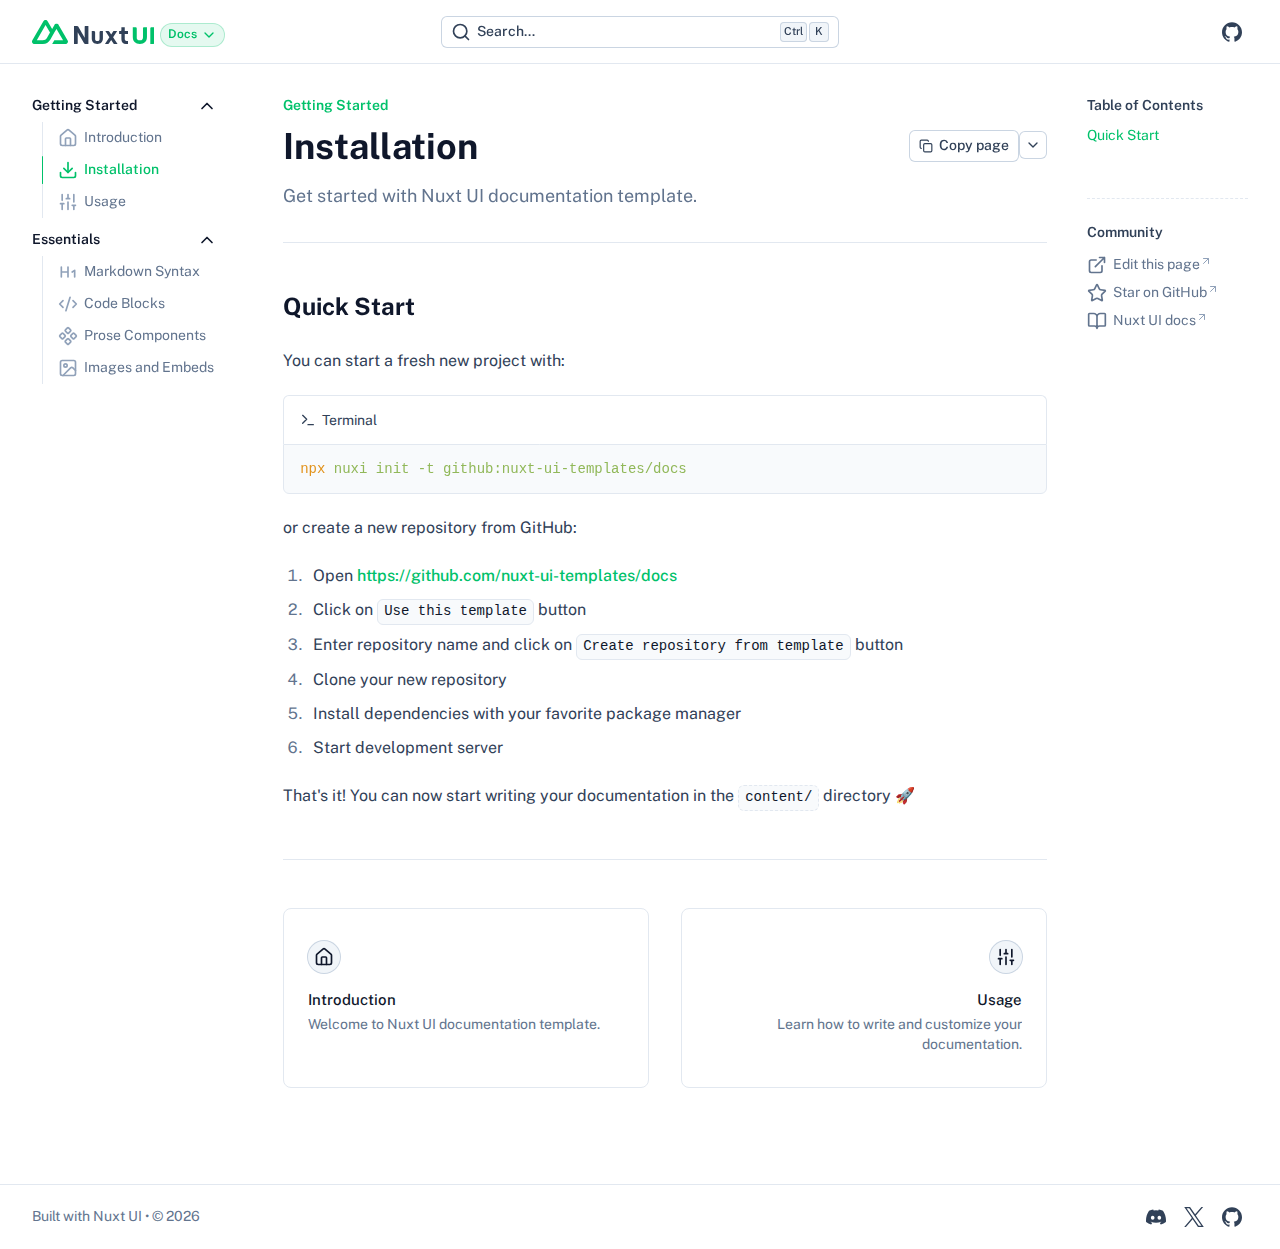
<file: getting-started/installation.html>
<!DOCTYPE html><html  lang="en"><head><meta charset="utf-8"><meta name="viewport" content="width=device-width, initial-scale=1"><style id="nuxt-ui-colors">@layer base {
  :root {
  --ui-color-primary-50: var(--color-green-50, oklch(98.2% 0.018 155.826));
  --ui-color-primary-100: var(--color-green-100, oklch(96.2% 0.044 156.743));
  --ui-color-primary-200: var(--color-green-200, oklch(92.5% 0.084 155.995));
  --ui-color-primary-300: var(--color-green-300, oklch(87.1% 0.15 154.449));
  --ui-color-primary-400: var(--color-green-400, oklch(79.2% 0.209 151.711));
  --ui-color-primary-500: var(--color-green-500, oklch(72.3% 0.219 149.579));
  --ui-color-primary-600: var(--color-green-600, oklch(62.7% 0.194 149.214));
  --ui-color-primary-700: var(--color-green-700, oklch(52.7% 0.154 150.069));
  --ui-color-primary-800: var(--color-green-800, oklch(44.8% 0.119 151.328));
  --ui-color-primary-900: var(--color-green-900, oklch(39.3% 0.095 152.535));
  --ui-color-primary-950: var(--color-green-950, oklch(26.6% 0.065 152.934));
  --ui-color-secondary-50: var(--color-blue-50, oklch(97% 0.014 254.604));
  --ui-color-secondary-100: var(--color-blue-100, oklch(93.2% 0.032 255.585));
  --ui-color-secondary-200: var(--color-blue-200, oklch(88.2% 0.059 254.128));
  --ui-color-secondary-300: var(--color-blue-300, oklch(80.9% 0.105 251.813));
  --ui-color-secondary-400: var(--color-blue-400, oklch(70.7% 0.165 254.624));
  --ui-color-secondary-500: var(--color-blue-500, oklch(62.3% 0.214 259.815));
  --ui-color-secondary-600: var(--color-blue-600, oklch(54.6% 0.245 262.881));
  --ui-color-secondary-700: var(--color-blue-700, oklch(48.8% 0.243 264.376));
  --ui-color-secondary-800: var(--color-blue-800, oklch(42.4% 0.199 265.638));
  --ui-color-secondary-900: var(--color-blue-900, oklch(37.9% 0.146 265.522));
  --ui-color-secondary-950: var(--color-blue-950, oklch(28.2% 0.091 267.935));
  --ui-color-success-50: var(--color-green-50, oklch(98.2% 0.018 155.826));
  --ui-color-success-100: var(--color-green-100, oklch(96.2% 0.044 156.743));
  --ui-color-success-200: var(--color-green-200, oklch(92.5% 0.084 155.995));
  --ui-color-success-300: var(--color-green-300, oklch(87.1% 0.15 154.449));
  --ui-color-success-400: var(--color-green-400, oklch(79.2% 0.209 151.711));
  --ui-color-success-500: var(--color-green-500, oklch(72.3% 0.219 149.579));
  --ui-color-success-600: var(--color-green-600, oklch(62.7% 0.194 149.214));
  --ui-color-success-700: var(--color-green-700, oklch(52.7% 0.154 150.069));
  --ui-color-success-800: var(--color-green-800, oklch(44.8% 0.119 151.328));
  --ui-color-success-900: var(--color-green-900, oklch(39.3% 0.095 152.535));
  --ui-color-success-950: var(--color-green-950, oklch(26.6% 0.065 152.934));
  --ui-color-info-50: var(--color-blue-50, oklch(97% 0.014 254.604));
  --ui-color-info-100: var(--color-blue-100, oklch(93.2% 0.032 255.585));
  --ui-color-info-200: var(--color-blue-200, oklch(88.2% 0.059 254.128));
  --ui-color-info-300: var(--color-blue-300, oklch(80.9% 0.105 251.813));
  --ui-color-info-400: var(--color-blue-400, oklch(70.7% 0.165 254.624));
  --ui-color-info-500: var(--color-blue-500, oklch(62.3% 0.214 259.815));
  --ui-color-info-600: var(--color-blue-600, oklch(54.6% 0.245 262.881));
  --ui-color-info-700: var(--color-blue-700, oklch(48.8% 0.243 264.376));
  --ui-color-info-800: var(--color-blue-800, oklch(42.4% 0.199 265.638));
  --ui-color-info-900: var(--color-blue-900, oklch(37.9% 0.146 265.522));
  --ui-color-info-950: var(--color-blue-950, oklch(28.2% 0.091 267.935));
  --ui-color-warning-50: var(--color-yellow-50, oklch(98.7% 0.026 102.212));
  --ui-color-warning-100: var(--color-yellow-100, oklch(97.3% 0.071 103.193));
  --ui-color-warning-200: var(--color-yellow-200, oklch(94.5% 0.129 101.54));
  --ui-color-warning-300: var(--color-yellow-300, oklch(90.5% 0.182 98.111));
  --ui-color-warning-400: var(--color-yellow-400, oklch(85.2% 0.199 91.936));
  --ui-color-warning-500: var(--color-yellow-500, oklch(79.5% 0.184 86.047));
  --ui-color-warning-600: var(--color-yellow-600, oklch(68.1% 0.162 75.834));
  --ui-color-warning-700: var(--color-yellow-700, oklch(55.4% 0.135 66.442));
  --ui-color-warning-800: var(--color-yellow-800, oklch(47.6% 0.114 61.907));
  --ui-color-warning-900: var(--color-yellow-900, oklch(42.1% 0.095 57.708));
  --ui-color-warning-950: var(--color-yellow-950, oklch(28.6% 0.066 53.813));
  --ui-color-error-50: var(--color-red-50, oklch(97.1% 0.013 17.38));
  --ui-color-error-100: var(--color-red-100, oklch(93.6% 0.032 17.717));
  --ui-color-error-200: var(--color-red-200, oklch(88.5% 0.062 18.334));
  --ui-color-error-300: var(--color-red-300, oklch(80.8% 0.114 19.571));
  --ui-color-error-400: var(--color-red-400, oklch(70.4% 0.191 22.216));
  --ui-color-error-500: var(--color-red-500, oklch(63.7% 0.237 25.331));
  --ui-color-error-600: var(--color-red-600, oklch(57.7% 0.245 27.325));
  --ui-color-error-700: var(--color-red-700, oklch(50.5% 0.213 27.518));
  --ui-color-error-800: var(--color-red-800, oklch(44.4% 0.177 26.899));
  --ui-color-error-900: var(--color-red-900, oklch(39.6% 0.141 25.723));
  --ui-color-error-950: var(--color-red-950, oklch(25.8% 0.092 26.042));
  --ui-color-neutral-50: var(--color-slate-50, oklch(98.4% 0.003 247.858));
  --ui-color-neutral-100: var(--color-slate-100, oklch(96.8% 0.007 247.896));
  --ui-color-neutral-200: var(--color-slate-200, oklch(92.9% 0.013 255.508));
  --ui-color-neutral-300: var(--color-slate-300, oklch(86.9% 0.022 252.894));
  --ui-color-neutral-400: var(--color-slate-400, oklch(70.4% 0.04 256.788));
  --ui-color-neutral-500: var(--color-slate-500, oklch(55.4% 0.046 257.417));
  --ui-color-neutral-600: var(--color-slate-600, oklch(44.6% 0.043 257.281));
  --ui-color-neutral-700: var(--color-slate-700, oklch(37.2% 0.044 257.287));
  --ui-color-neutral-800: var(--color-slate-800, oklch(27.9% 0.041 260.031));
  --ui-color-neutral-900: var(--color-slate-900, oklch(20.8% 0.042 265.755));
  --ui-color-neutral-950: var(--color-slate-950, oklch(12.9% 0.042 264.695));
  }
  :root, .light {
  --ui-primary: var(--ui-color-primary-500);
  --ui-secondary: var(--ui-color-secondary-500);
  --ui-success: var(--ui-color-success-500);
  --ui-info: var(--ui-color-info-500);
  --ui-warning: var(--ui-color-warning-500);
  --ui-error: var(--ui-color-error-500);
  }
  .dark {
  --ui-primary: var(--ui-color-primary-400);
  --ui-secondary: var(--ui-color-secondary-400);
  --ui-success: var(--ui-color-success-400);
  --ui-info: var(--ui-color-info-400);
  --ui-warning: var(--ui-color-warning-400);
  --ui-error: var(--ui-color-error-400);
  }
}</style><script type="importmap">{"imports":{"#entry":"/_nuxt/BpowIRQe.js"}}</script><title>Installation - Nuxt Docs Template</title><style>/*! tailwindcss v4.1.14 | MIT License | https://tailwindcss.com */.shiki span.line{display:block}.shiki span.line.highlight{background-color:var(--ui-bg-accented);margin:0 -16px;padding:0 16px}@supports (color:color-mix(in lab,red,red)){.shiki span.line.highlight{background-color:color-mix(in oklab,var(--ui-bg-accented)50%,transparent)}}</style><link rel="stylesheet" href="/_nuxt/entry.DQVlBv06.css" crossorigin><style>@layer components {:where(.i-lucide\:arrow-up-right){display:inline-block;width:1em;height:1em;background-color:currentColor;-webkit-mask-image:var(--svg);mask-image:var(--svg);-webkit-mask-repeat:no-repeat;mask-repeat:no-repeat;-webkit-mask-size:100% 100%;mask-size:100% 100%;--svg:url("data:image/svg+xml,%3Csvg xmlns='http://www.w3.org/2000/svg' viewBox='0 0 24 24' width='24' height='24'%3E%3Cpath fill='none' stroke='black' stroke-linecap='round' stroke-linejoin='round' stroke-width='2' d='M7 7h10v10M7 17L17 7'/%3E%3C/svg%3E")}:where(.i-lucide\:book-open){display:inline-block;width:1em;height:1em;background-color:currentColor;-webkit-mask-image:var(--svg);mask-image:var(--svg);-webkit-mask-repeat:no-repeat;mask-repeat:no-repeat;-webkit-mask-size:100% 100%;mask-size:100% 100%;--svg:url("data:image/svg+xml,%3Csvg xmlns='http://www.w3.org/2000/svg' viewBox='0 0 24 24' width='24' height='24'%3E%3Cpath fill='none' stroke='black' stroke-linecap='round' stroke-linejoin='round' stroke-width='2' d='M12 7v14m-9-3a1 1 0 0 1-1-1V4a1 1 0 0 1 1-1h5a4 4 0 0 1 4 4a4 4 0 0 1 4-4h5a1 1 0 0 1 1 1v13a1 1 0 0 1-1 1h-6a3 3 0 0 0-3 3a3 3 0 0 0-3-3z'/%3E%3C/svg%3E")}:where(.i-lucide\:chevron-down){display:inline-block;width:1em;height:1em;background-color:currentColor;-webkit-mask-image:var(--svg);mask-image:var(--svg);-webkit-mask-repeat:no-repeat;mask-repeat:no-repeat;-webkit-mask-size:100% 100%;mask-size:100% 100%;--svg:url("data:image/svg+xml,%3Csvg xmlns='http://www.w3.org/2000/svg' viewBox='0 0 24 24' width='24' height='24'%3E%3Cpath fill='none' stroke='black' stroke-linecap='round' stroke-linejoin='round' stroke-width='2' d='m6 9l6 6l6-6'/%3E%3C/svg%3E")}:where(.i-lucide\:code-xml){display:inline-block;width:1em;height:1em;background-color:currentColor;-webkit-mask-image:var(--svg);mask-image:var(--svg);-webkit-mask-repeat:no-repeat;mask-repeat:no-repeat;-webkit-mask-size:100% 100%;mask-size:100% 100%;--svg:url("data:image/svg+xml,%3Csvg xmlns='http://www.w3.org/2000/svg' viewBox='0 0 24 24' width='24' height='24'%3E%3Cpath fill='none' stroke='black' stroke-linecap='round' stroke-linejoin='round' stroke-width='2' d='m18 16l4-4l-4-4M6 8l-4 4l4 4m8.5-12l-5 16'/%3E%3C/svg%3E")}:where(.i-lucide\:component){display:inline-block;width:1em;height:1em;background-color:currentColor;-webkit-mask-image:var(--svg);mask-image:var(--svg);-webkit-mask-repeat:no-repeat;mask-repeat:no-repeat;-webkit-mask-size:100% 100%;mask-size:100% 100%;--svg:url("data:image/svg+xml,%3Csvg xmlns='http://www.w3.org/2000/svg' viewBox='0 0 24 24' width='24' height='24'%3E%3Cpath fill='none' stroke='black' stroke-linecap='round' stroke-linejoin='round' stroke-width='2' d='M15.536 11.293a1 1 0 0 0 0 1.414l2.376 2.377a1 1 0 0 0 1.414 0l2.377-2.377a1 1 0 0 0 0-1.414l-2.377-2.377a1 1 0 0 0-1.414 0zm-13.239 0a1 1 0 0 0 0 1.414l2.377 2.377a1 1 0 0 0 1.414 0l2.377-2.377a1 1 0 0 0 0-1.414L6.088 8.916a1 1 0 0 0-1.414 0zm6.619 6.619a1 1 0 0 0 0 1.415l2.377 2.376a1 1 0 0 0 1.414 0l2.377-2.376a1 1 0 0 0 0-1.415l-2.377-2.376a1 1 0 0 0-1.414 0zm0-13.238a1 1 0 0 0 0 1.414l2.377 2.376a1 1 0 0 0 1.414 0l2.377-2.376a1 1 0 0 0 0-1.414l-2.377-2.377a1 1 0 0 0-1.414 0z'/%3E%3C/svg%3E")}:where(.i-lucide\:copy){display:inline-block;width:1em;height:1em;background-color:currentColor;-webkit-mask-image:var(--svg);mask-image:var(--svg);-webkit-mask-repeat:no-repeat;mask-repeat:no-repeat;-webkit-mask-size:100% 100%;mask-size:100% 100%;--svg:url("data:image/svg+xml,%3Csvg xmlns='http://www.w3.org/2000/svg' viewBox='0 0 24 24' width='24' height='24'%3E%3Cg fill='none' stroke='black' stroke-linecap='round' stroke-linejoin='round' stroke-width='2'%3E%3Crect width='14' height='14' x='8' y='8' rx='2' ry='2'/%3E%3Cpath d='M4 16c-1.1 0-2-.9-2-2V4c0-1.1.9-2 2-2h10c1.1 0 2 .9 2 2'/%3E%3C/g%3E%3C/svg%3E")}:where(.i-lucide\:download){display:inline-block;width:1em;height:1em;background-color:currentColor;-webkit-mask-image:var(--svg);mask-image:var(--svg);-webkit-mask-repeat:no-repeat;mask-repeat:no-repeat;-webkit-mask-size:100% 100%;mask-size:100% 100%;--svg:url("data:image/svg+xml,%3Csvg xmlns='http://www.w3.org/2000/svg' viewBox='0 0 24 24' width='24' height='24'%3E%3Cg fill='none' stroke='black' stroke-linecap='round' stroke-linejoin='round' stroke-width='2'%3E%3Cpath d='M12 15V3m9 12v4a2 2 0 0 1-2 2H5a2 2 0 0 1-2-2v-4'/%3E%3Cpath d='m7 10l5 5l5-5'/%3E%3C/g%3E%3C/svg%3E")}:where(.i-lucide\:external-link){display:inline-block;width:1em;height:1em;background-color:currentColor;-webkit-mask-image:var(--svg);mask-image:var(--svg);-webkit-mask-repeat:no-repeat;mask-repeat:no-repeat;-webkit-mask-size:100% 100%;mask-size:100% 100%;--svg:url("data:image/svg+xml,%3Csvg xmlns='http://www.w3.org/2000/svg' viewBox='0 0 24 24' width='24' height='24'%3E%3Cpath fill='none' stroke='black' stroke-linecap='round' stroke-linejoin='round' stroke-width='2' d='M15 3h6v6m-11 5L21 3m-3 10v6a2 2 0 0 1-2 2H5a2 2 0 0 1-2-2V8a2 2 0 0 1 2-2h6'/%3E%3C/svg%3E")}:where(.i-lucide\:hash){display:inline-block;width:1em;height:1em;background-color:currentColor;-webkit-mask-image:var(--svg);mask-image:var(--svg);-webkit-mask-repeat:no-repeat;mask-repeat:no-repeat;-webkit-mask-size:100% 100%;mask-size:100% 100%;--svg:url("data:image/svg+xml,%3Csvg xmlns='http://www.w3.org/2000/svg' viewBox='0 0 24 24' width='24' height='24'%3E%3Cpath fill='none' stroke='black' stroke-linecap='round' stroke-linejoin='round' stroke-width='2' d='M4 9h16M4 15h16M10 3L8 21m8-18l-2 18'/%3E%3C/svg%3E")}:where(.i-lucide\:heading-1){display:inline-block;width:1em;height:1em;background-color:currentColor;-webkit-mask-image:var(--svg);mask-image:var(--svg);-webkit-mask-repeat:no-repeat;mask-repeat:no-repeat;-webkit-mask-size:100% 100%;mask-size:100% 100%;--svg:url("data:image/svg+xml,%3Csvg xmlns='http://www.w3.org/2000/svg' viewBox='0 0 24 24' width='24' height='24'%3E%3Cpath fill='none' stroke='black' stroke-linecap='round' stroke-linejoin='round' stroke-width='2' d='M4 12h8m-8 6V6m8 12V6m5 6l3-2v8'/%3E%3C/svg%3E")}:where(.i-lucide\:house){display:inline-block;width:1em;height:1em;background-color:currentColor;-webkit-mask-image:var(--svg);mask-image:var(--svg);-webkit-mask-repeat:no-repeat;mask-repeat:no-repeat;-webkit-mask-size:100% 100%;mask-size:100% 100%;--svg:url("data:image/svg+xml,%3Csvg xmlns='http://www.w3.org/2000/svg' viewBox='0 0 24 24' width='24' height='24'%3E%3Cg fill='none' stroke='black' stroke-linecap='round' stroke-linejoin='round' stroke-width='2'%3E%3Cpath d='M15 21v-8a1 1 0 0 0-1-1h-4a1 1 0 0 0-1 1v8'/%3E%3Cpath d='M3 10a2 2 0 0 1 .709-1.528l7-6a2 2 0 0 1 2.582 0l7 6A2 2 0 0 1 21 10v9a2 2 0 0 1-2 2H5a2 2 0 0 1-2-2z'/%3E%3C/g%3E%3C/svg%3E")}:where(.i-lucide\:image){display:inline-block;width:1em;height:1em;background-color:currentColor;-webkit-mask-image:var(--svg);mask-image:var(--svg);-webkit-mask-repeat:no-repeat;mask-repeat:no-repeat;-webkit-mask-size:100% 100%;mask-size:100% 100%;--svg:url("data:image/svg+xml,%3Csvg xmlns='http://www.w3.org/2000/svg' viewBox='0 0 24 24' width='24' height='24'%3E%3Cg fill='none' stroke='black' stroke-linecap='round' stroke-linejoin='round' stroke-width='2'%3E%3Crect width='18' height='18' x='3' y='3' rx='2' ry='2'/%3E%3Ccircle cx='9' cy='9' r='2'/%3E%3Cpath d='m21 15l-3.086-3.086a2 2 0 0 0-2.828 0L6 21'/%3E%3C/g%3E%3C/svg%3E")}:where(.i-lucide\:menu){display:inline-block;width:1em;height:1em;background-color:currentColor;-webkit-mask-image:var(--svg);mask-image:var(--svg);-webkit-mask-repeat:no-repeat;mask-repeat:no-repeat;-webkit-mask-size:100% 100%;mask-size:100% 100%;--svg:url("data:image/svg+xml,%3Csvg xmlns='http://www.w3.org/2000/svg' viewBox='0 0 24 24' width='24' height='24'%3E%3Cpath fill='none' stroke='black' stroke-linecap='round' stroke-linejoin='round' stroke-width='2' d='M4 5h16M4 12h16M4 19h16'/%3E%3C/svg%3E")}:where(.i-lucide\:search){display:inline-block;width:1em;height:1em;background-color:currentColor;-webkit-mask-image:var(--svg);mask-image:var(--svg);-webkit-mask-repeat:no-repeat;mask-repeat:no-repeat;-webkit-mask-size:100% 100%;mask-size:100% 100%;--svg:url("data:image/svg+xml,%3Csvg xmlns='http://www.w3.org/2000/svg' viewBox='0 0 24 24' width='24' height='24'%3E%3Cg fill='none' stroke='black' stroke-linecap='round' stroke-linejoin='round' stroke-width='2'%3E%3Cpath d='m21 21l-4.34-4.34'/%3E%3Ccircle cx='11' cy='11' r='8'/%3E%3C/g%3E%3C/svg%3E")}:where(.i-lucide\:sliders){display:inline-block;width:1em;height:1em;background-color:currentColor;-webkit-mask-image:var(--svg);mask-image:var(--svg);-webkit-mask-repeat:no-repeat;mask-repeat:no-repeat;-webkit-mask-size:100% 100%;mask-size:100% 100%;--svg:url("data:image/svg+xml,%3Csvg xmlns='http://www.w3.org/2000/svg' viewBox='0 0 24 24' width='24' height='24'%3E%3Cpath fill='none' stroke='black' stroke-linecap='round' stroke-linejoin='round' stroke-width='2' d='M10 8h4m-2 13v-9m0-4V3m5 13h4m-2-4V3m0 18v-5M3 14h4m-2-4V3m0 18v-7'/%3E%3C/svg%3E")}:where(.i-lucide\:star){display:inline-block;width:1em;height:1em;background-color:currentColor;-webkit-mask-image:var(--svg);mask-image:var(--svg);-webkit-mask-repeat:no-repeat;mask-repeat:no-repeat;-webkit-mask-size:100% 100%;mask-size:100% 100%;--svg:url("data:image/svg+xml,%3Csvg xmlns='http://www.w3.org/2000/svg' viewBox='0 0 24 24' width='24' height='24'%3E%3Cpath fill='none' stroke='black' stroke-linecap='round' stroke-linejoin='round' stroke-width='2' d='M11.525 2.295a.53.53 0 0 1 .95 0l2.31 4.679a2.12 2.12 0 0 0 1.595 1.16l5.166.756a.53.53 0 0 1 .294.904l-3.736 3.638a2.12 2.12 0 0 0-.611 1.878l.882 5.14a.53.53 0 0 1-.771.56l-4.618-2.428a2.12 2.12 0 0 0-1.973 0L6.396 21.01a.53.53 0 0 1-.77-.56l.881-5.139a2.12 2.12 0 0 0-.611-1.879L2.16 9.795a.53.53 0 0 1 .294-.906l5.165-.755a2.12 2.12 0 0 0 1.597-1.16z'/%3E%3C/svg%3E")}:where(.i-lucide\:terminal){display:inline-block;width:1em;height:1em;background-color:currentColor;-webkit-mask-image:var(--svg);mask-image:var(--svg);-webkit-mask-repeat:no-repeat;mask-repeat:no-repeat;-webkit-mask-size:100% 100%;mask-size:100% 100%;--svg:url("data:image/svg+xml,%3Csvg xmlns='http://www.w3.org/2000/svg' viewBox='0 0 24 24' width='24' height='24'%3E%3Cpath fill='none' stroke='black' stroke-linecap='round' stroke-linejoin='round' stroke-width='2' d='M12 19h8M4 17l6-6l-6-6'/%3E%3C/svg%3E")}:where(.i-simple-icons\:discord){display:inline-block;width:1em;height:1em;background-color:currentColor;-webkit-mask-image:var(--svg);mask-image:var(--svg);-webkit-mask-repeat:no-repeat;mask-repeat:no-repeat;-webkit-mask-size:100% 100%;mask-size:100% 100%;--svg:url("data:image/svg+xml,%3Csvg xmlns='http://www.w3.org/2000/svg' viewBox='0 0 24 24' width='24' height='24'%3E%3Cpath fill='black' d='M20.317 4.37a19.8 19.8 0 0 0-4.885-1.515a.074.074 0 0 0-.079.037c-.21.375-.444.864-.608 1.25a18.3 18.3 0 0 0-5.487 0a13 13 0 0 0-.617-1.25a.08.08 0 0 0-.079-.037A19.7 19.7 0 0 0 3.677 4.37a.1.1 0 0 0-.032.027C.533 9.046-.32 13.58.099 18.057a.08.08 0 0 0 .031.057a19.9 19.9 0 0 0 5.993 3.03a.08.08 0 0 0 .084-.028a14 14 0 0 0 1.226-1.994a.076.076 0 0 0-.041-.106a13 13 0 0 1-1.872-.892a.077.077 0 0 1-.008-.128a10 10 0 0 0 .372-.292a.07.07 0 0 1 .077-.01c3.928 1.793 8.18 1.793 12.062 0a.07.07 0 0 1 .078.01q.181.149.373.292a.077.077 0 0 1-.006.127a12.3 12.3 0 0 1-1.873.892a.077.077 0 0 0-.041.107c.36.698.772 1.362 1.225 1.993a.08.08 0 0 0 .084.028a19.8 19.8 0 0 0 6.002-3.03a.08.08 0 0 0 .032-.054c.5-5.177-.838-9.674-3.549-13.66a.06.06 0 0 0-.031-.03M8.02 15.33c-1.182 0-2.157-1.085-2.157-2.419c0-1.333.956-2.419 2.157-2.419c1.21 0 2.176 1.096 2.157 2.42c0 1.333-.956 2.418-2.157 2.418m7.975 0c-1.183 0-2.157-1.085-2.157-2.419c0-1.333.955-2.419 2.157-2.419c1.21 0 2.176 1.096 2.157 2.42c0 1.333-.946 2.418-2.157 2.418'/%3E%3C/svg%3E")}:where(.i-simple-icons\:github){display:inline-block;width:1em;height:1em;background-color:currentColor;-webkit-mask-image:var(--svg);mask-image:var(--svg);-webkit-mask-repeat:no-repeat;mask-repeat:no-repeat;-webkit-mask-size:100% 100%;mask-size:100% 100%;--svg:url("data:image/svg+xml,%3Csvg xmlns='http://www.w3.org/2000/svg' viewBox='0 0 24 24' width='24' height='24'%3E%3Cpath fill='black' d='M12 .297c-6.63 0-12 5.373-12 12c0 5.303 3.438 9.8 8.205 11.385c.6.113.82-.258.82-.577c0-.285-.01-1.04-.015-2.04c-3.338.724-4.042-1.61-4.042-1.61C4.422 18.07 3.633 17.7 3.633 17.7c-1.087-.744.084-.729.084-.729c1.205.084 1.838 1.236 1.838 1.236c1.07 1.835 2.809 1.305 3.495.998c.108-.776.417-1.305.76-1.605c-2.665-.3-5.466-1.332-5.466-5.93c0-1.31.465-2.38 1.235-3.22c-.135-.303-.54-1.523.105-3.176c0 0 1.005-.322 3.3 1.23c.96-.267 1.98-.399 3-.405c1.02.006 2.04.138 3 .405c2.28-1.552 3.285-1.23 3.285-1.23c.645 1.653.24 2.873.12 3.176c.765.84 1.23 1.91 1.23 3.22c0 4.61-2.805 5.625-5.475 5.92c.42.36.81 1.096.81 2.22c0 1.606-.015 2.896-.015 3.286c0 .315.21.69.825.57C20.565 22.092 24 17.592 24 12.297c0-6.627-5.373-12-12-12'/%3E%3C/svg%3E")}:where(.i-simple-icons\:x){display:inline-block;width:1em;height:1em;background-color:currentColor;-webkit-mask-image:var(--svg);mask-image:var(--svg);-webkit-mask-repeat:no-repeat;mask-repeat:no-repeat;-webkit-mask-size:100% 100%;mask-size:100% 100%;--svg:url("data:image/svg+xml,%3Csvg xmlns='http://www.w3.org/2000/svg' viewBox='0 0 24 24' width='24' height='24'%3E%3Cpath fill='black' d='M14.234 10.162L22.977 0h-2.072l-7.591 8.824L7.251 0H.258l9.168 13.343L.258 24H2.33l8.016-9.318L16.749 24h6.993zm-2.837 3.299l-.929-1.329L3.076 1.56h3.182l5.965 8.532l.929 1.329l7.754 11.09h-3.182z'/%3E%3C/svg%3E")}}</style><link rel="preload" as="fetch" crossorigin="anonymous" href="/getting-started/installation/_payload.json?6f235c30-283b-4ccc-a78f-ca85bb7c5294"><link rel="modulepreload" as="script" crossorigin href="/_nuxt/BpowIRQe.js"><link rel="modulepreload" as="script" crossorigin href="/_nuxt/DT-U_-VL.js"><link rel="modulepreload" as="script" crossorigin href="/_nuxt/C_gTWtfU.js"><link rel="modulepreload" as="script" crossorigin href="/_nuxt/DfXTWWTe.js"><link rel="modulepreload" as="script" crossorigin href="/_nuxt/BkANNYy_.js"><link rel="modulepreload" as="script" crossorigin href="/_nuxt/BN_7HF1G.js"><link rel="modulepreload" as="script" crossorigin href="/_nuxt/DpCTlY-H.js"><link rel="modulepreload" as="script" crossorigin href="/_nuxt/Cfu7gret.js"><link rel="modulepreload" as="script" crossorigin href="/_nuxt/9toAk5aT.js"><link rel="modulepreload" as="script" crossorigin href="/_nuxt/Du62FfiF.js"><link rel="modulepreload" as="script" crossorigin href="/_nuxt/B6-XkLLo.js"><link rel="modulepreload" as="script" crossorigin href="/_nuxt/CUBXs9yN.js"><link rel="modulepreload" as="script" crossorigin href="/_nuxt/DJupRnTw.js"><link rel="modulepreload" as="script" crossorigin href="/_nuxt/DWoyacC4.js"><link rel="preload" as="fetch" fetchpriority="low" crossorigin="anonymous" href="/_nuxt/builds/meta/6f235c30-283b-4ccc-a78f-ca85bb7c5294.json"><link rel="prefetch" as="style" crossorigin href="/_nuxt/index.C1qFlIse.css"><link rel="prefetch" as="script" crossorigin href="/_nuxt/BneTAbUM.js"><link rel="prefetch" as="script" crossorigin href="/_nuxt/81TucBUT.js"><link rel="prefetch" as="script" crossorigin href="/_nuxt/N26Zuyju.js"><link rel="prefetch" as="script" crossorigin href="/_nuxt/lDCt5PN4.js"><meta property="og:image" content="/__og-image__/static/getting-started/installation/og.png"><meta property="og:image:type" content="image/png"><meta name="twitter:card" content="summary_large_image"><meta name="twitter:image" content="/__og-image__/static/getting-started/installation/og.png"><meta name="twitter:image:src" content="/__og-image__/static/getting-started/installation/og.png"><meta property="og:image:width" content="1200"><meta name="twitter:image:width" content="1200"><meta property="og:image:height" content="600"><meta name="twitter:image:height" content="600"><link rel="icon" href="/favicon.ico"><meta property="og:site_name" content="Nuxt Docs Template"><meta property="og:title" content="Installation"><meta name="description" content="Get started with Nuxt UI documentation template."><meta property="og:description" content="Get started with Nuxt UI documentation template."><script type="module" src="/_nuxt/BpowIRQe.js" crossorigin></script><script>"use strict";(()=>{const t=window,e=document.documentElement,c=["dark","light"],n=getStorageValue("localStorage","nuxt-color-mode")||"system";let i=n==="system"?u():n;const r=e.getAttribute("data-color-mode-forced");r&&(i=r),l(i),t["__NUXT_COLOR_MODE__"]={preference:n,value:i,getColorScheme:u,addColorScheme:l,removeColorScheme:d};function l(o){const s=""+o+"",a="";e.classList?e.classList.add(s):e.className+=" "+s,a&&e.setAttribute("data-"+a,o)}function d(o){const s=""+o+"",a="";e.classList?e.classList.remove(s):e.className=e.className.replace(new RegExp(s,"g"),""),a&&e.removeAttribute("data-"+a)}function f(o){return t.matchMedia("(prefers-color-scheme"+o+")")}function u(){if(t.matchMedia&&f("").media!=="not all"){for(const o of c)if(f(":"+o).matches)return o}return"light"}})();function getStorageValue(t,e){switch(t){case"localStorage":return window.localStorage.getItem(e);case"sessionStorage":return window.sessionStorage.getItem(e);case"cookie":return getCookie(e);default:return null}}function getCookie(t){const c=("; "+window.document.cookie).split("; "+t+"=");if(c.length===2)return c.pop()?.split(";").shift()}</script></head><body><div id="__nuxt" class="isolate"><!--[--><!--[--><!--[--><!--[--><!--[--><div class="nuxt-loading-indicator" style="position:fixed;top:0;right:0;left:0;pointer-events:none;width:auto;height:3px;opacity:0;background:repeating-linear-gradient(to right,#00dc82 0%,#34cdfe 50%,#0047e1 100%);background-size:0% auto;transform:scaleX(0%);transform-origin:left;transition:transform 0.1s, height 0.4s, opacity 0.4s;z-index:999999;"></div><!--[--><!----><!----><!----><header class="bg-default/75 backdrop-blur border-b border-default h-(--ui-header-height) sticky top-0 z-50"><!--[--><!--]--><div class="w-full max-w-(--ui-container) mx-auto px-4 sm:px-6 lg:px-8 flex items-center justify-between gap-3 h-full"><!--[--><div class="lg:flex-1 flex items-center gap-1.5"><!----><!--[--><a href="/" class=""><svg width="1020" height="200" viewbox="0 0 1020 200" fill="none" xmlns="http://www.w3.org/2000/svg" class="w-auto h-6 shrink-0"><path d="M377 200C379.16 200 381 198.209 381 196V103C381 103 386 112 395 127L434 194C435.785 197.74 439.744 200 443 200H470V50H443C441.202 50 439 51.4941 439 54V148L421 116L385 55C383.248 51.8912 379.479 50 376 50H350V200H377Z" fill="currentColor"></path><path d="M726 92H739C742.314 92 745 89.3137 745 86V60H773V92H800V116H773V159C773 169.5 778.057 174 787 174H800V200H783C759.948 200 745 185.071 745 160V116H726V92Z" fill="currentColor"></path><path d="M591 92V154C591 168.004 585.742 179.809 578 188C570.258 196.191 559.566 200 545 200C530.434 200 518.742 196.191 511 188C503.389 179.809 498 168.004 498 154V92H514C517.412 92 520.769 92.622 523 95C525.231 97.2459 526 98.5652 526 102V154C526 162.059 526.457 167.037 530 171C533.543 174.831 537.914 176 545 176C552.217 176 555.457 174.831 559 171C562.543 167.037 563 162.059 563 154V102C563 98.5652 563.769 96.378 566 94C567.96 91.9107 570.028 91.9599 573 92C573.411 92.0055 574.586 92 575 92H591Z" fill="currentColor"></path><path d="M676 144L710 92H684C680.723 92 677.812 93.1758 676 96L660 120L645 97C643.188 94.1758 639.277 92 636 92H611L645 143L608 200H634C637.25 200 640.182 196.787 642 194L660 167L679 195C680.818 197.787 683.75 200 687 200H713L676 144Z" fill="currentColor"></path><path d="M168 200H279C282.542 200 285.932 198.756 289 197C292.068 195.244 295.23 193.041 297 190C298.77 186.959 300.002 183.51 300 179.999C299.998 176.488 298.773 173.04 297 170.001L222 41C220.23 37.96 218.067 35.7552 215 34C211.933 32.2448 207.542 31 204 31C200.458 31 197.067 32.2448 194 34C190.933 35.7552 188.77 37.96 187 41L168 74L130 9.99764C128.228 6.95784 126.068 3.75491 123 2C119.932 0.245087 116.542 0 113 0C109.458 0 106.068 0.245087 103 2C99.9323 3.75491 96.7717 6.95784 95 9.99764L2 170.001C0.226979 173.04 0.00154312 176.488 1.90993e-06 179.999C-0.0015393 183.51 0.229648 186.959 2 190C3.77035 193.04 6.93245 195.244 10 197C13.0675 198.756 16.4578 200 20 200H90C117.737 200 137.925 187.558 152 164L186 105L204 74L259 168H186L168 200ZM89 168H40L113 42L150 105L125.491 147.725C116.144 163.01 105.488 168 89 168Z" fill="var(--ui-primary)"></path><path d="M958 60.0001H938C933.524 60.0001 929.926 59.9395 927 63C924.074 65.8905 925 67.5792 925 72V141C925 151.372 923.648 156.899 919 162C914.352 166.931 908.468 169 899 169C889.705 169 882.648 166.931 878 162C873.352 156.899 873 151.372 873 141V72.0001C873 67.5793 872.926 65.8906 870 63.0001C867.074 59.9396 863.476 60.0001 859 60.0001H840V141C840 159.023 845.016 173.458 855 184C865.156 194.542 879.893 200 899 200C918.107 200 932.844 194.542 943 184C953.156 173.458 958 159.023 958 141V60.0001Z" fill="var(--ui-primary)"></path><path fill-rule="evenodd" clip-rule="evenodd" d="M1000 60.0233L1020 60V77L1020 128V156.007L1020 181L1020 189.004C1020 192.938 1019.98 194.429 1017 197.001C1014.02 199.725 1009.56 200 1005 200H986.001V181.006L986 130.012V70.0215C986 66.1576 986.016 64.5494 989 62.023C991.819 59.6358 995.437 60.0233 1000 60.0233Z" fill="var(--ui-primary)"></path></svg></a><!--[--><!--[--><!--[--><!--[--><!--[--><button type="button" id="reka-dropdown-menu-trigger-v-0-0" aria-haspopup="menu" aria-expanded="false" data-state="closed" class="inline-flex items-center disabled:cursor-not-allowed aria-disabled:cursor-not-allowed disabled:opacity-75 aria-disabled:opacity-75 transition-colors px-2 py-1 text-xs gap-1 text-primary ring ring-inset ring-primary/25 bg-primary/10 hover:bg-primary/15 active:bg-primary/15 disabled:bg-primary/10 aria-disabled:bg-primary/10 focus:outline-none focus-visible:ring-2 focus-visible:ring-primary -mb-[6px] font-semibold rounded-full truncate"><!--[--><!--[--><!----><!--]--><!--[--><span class="truncate">Docs</span><!--]--><!--[--><span class="iconify i-lucide:chevron-down shrink-0 size-4 transition-transform duration-200" aria-hidden="true" style=""></span><!--]--><!--]--></button><!--]--><!--]--><!--[--><!----><!--v-if--><!--]--><!--]--><!--]--><!--]--><!--]--></div><div class="hidden lg:flex flex-1"><!--[--><!--[--><!----><!--[--><!--[--><button type="button" class="rounded-md font-medium inline-flex items-center disabled:cursor-not-allowed aria-disabled:cursor-not-allowed disabled:opacity-75 aria-disabled:opacity-75 transition-colors px-2.5 py-1.5 text-sm gap-1.5 ring ring-inset ring-accented text-default bg-default hover:bg-elevated active:bg-elevated disabled:bg-default aria-disabled:bg-default focus:outline-none focus-visible:ring-2 focus-visible:ring-inverted w-full"><!--[--><!--[--><span class="iconify i-lucide:search shrink-0 size-5" aria-hidden="true" style=""></span><!--]--><!--[--><span class="truncate">Search…</span><!--]--><!--[--><div class="hidden lg:flex items-center gap-0.5 ms-auto"><!--[--><!--[--><kbd class="inline-flex items-center justify-center px-1 rounded-sm font-medium font-sans h-5 min-w-[20px] text-[11px] ring ring-inset ring-accented text-default bg-elevated"><!--[--> <!--]--></kbd><kbd class="inline-flex items-center justify-center px-1 rounded-sm font-medium font-sans h-5 min-w-[20px] text-[11px] ring ring-inset ring-accented text-default bg-elevated"><!--[-->K<!--]--></kbd><!--]--><!--]--></div><!--]--><!--]--></button><!--]--><!--]--><!--]--><!--]--></div><div class="flex items-center justify-end lg:flex-1 gap-1.5"><!--[--><!--[--><!----><!--[--><!--[--><button type="button" aria-label="Search…" class="rounded-md font-medium inline-flex items-center disabled:cursor-not-allowed aria-disabled:cursor-not-allowed disabled:opacity-75 aria-disabled:opacity-75 transition-colors text-sm gap-1.5 text-default hover:bg-elevated active:bg-elevated focus:outline-none focus-visible:bg-elevated hover:disabled:bg-transparent dark:hover:disabled:bg-transparent hover:aria-disabled:bg-transparent dark:hover:aria-disabled:bg-transparent p-1.5 lg:hidden"><!--[--><!--[--><span class="iconify i-lucide:search shrink-0 size-5" aria-hidden="true" style=""></span><!--]--><!--[--><!----><!--]--><!--[--><!----><!--]--><!--]--></button><!--]--><!--]--><!--]--><!--[--><!--[--><div class="size-8"></div><!--]--><!--]--><!--[--><!--[--><!--[--><a href="https://github.com/nuxt-ui-templates/docs" rel="noopener noreferrer" target="_blank" aria-label="GitHub" class="rounded-md font-medium inline-flex items-center disabled:cursor-not-allowed aria-disabled:cursor-not-allowed disabled:opacity-75 aria-disabled:opacity-75 transition-colors text-sm gap-1.5 text-default hover:bg-elevated active:bg-elevated focus:outline-none focus-visible:bg-elevated hover:disabled:bg-transparent dark:hover:disabled:bg-transparent hover:aria-disabled:bg-transparent dark:hover:aria-disabled:bg-transparent p-1.5"><!--[--><!--[--><span class="iconify i-simple-icons:github shrink-0 size-5" aria-hidden="true" style=""></span><!--]--><!--[--><!----><!--]--><!--[--><!----><!--]--><!--]--></a><!--]--><!--]--><!--]--><!--]--><!--[--><!--[--><!--[--><button type="button" aria-label="Open menu" class="rounded-md font-medium inline-flex items-center disabled:cursor-not-allowed aria-disabled:cursor-not-allowed disabled:opacity-75 aria-disabled:opacity-75 transition-colors text-sm gap-1.5 text-default hover:bg-elevated active:bg-elevated focus:outline-none focus-visible:bg-elevated hover:disabled:bg-transparent dark:hover:disabled:bg-transparent hover:aria-disabled:bg-transparent dark:hover:aria-disabled:bg-transparent p-1.5 lg:hidden -me-1.5"><!--[--><!--[--><span class="iconify i-lucide:menu shrink-0 size-5" aria-hidden="true" style=""></span><!--]--><!--[--><!----><!--]--><!--[--><!----><!--]--><!--]--></button><!--]--><!--]--><!--]--></div><!--]--></div><!--[--><!--]--></header><!--[--><!----><!--v-if--><!--]--><!--]--><main class="min-h-[calc(100vh-var(--ui-header-height))]"><!--[--><div class="w-full max-w-(--ui-container) mx-auto px-4 sm:px-6 lg:px-8"><!--[--><div class="flex flex-col lg:grid lg:grid-cols-10 lg:gap-10"><aside class="hidden overflow-y-auto lg:block lg:max-h-[calc(100vh-var(--ui-header-height))] lg:sticky lg:top-(--ui-header-height) py-8 lg:ps-4 lg:-ms-4 lg:pe-6.5 lg:col-span-2"><div class="relative"><!----><!--[--><!--[--><!----><nav><ul class="isolate -mx-2.5 -mt-1.5"><!--[--><!--[--><!--[--><li data-state="open" data-orientation="vertical" class="flex flex-col data-[state=open]:mb-1.5"><!--[--><!--[--><button type="button" aria-controls aria-expanded="true" data-state="open" id="reka-accordion-trigger-v-0-5-0" data-reka-collection-item data-orientation="vertical" class="group relative w-full px-2.5 py-1.5 before:inset-y-px before:inset-x-0 flex items-center gap-1.5 text-sm before:absolute before:z-[-1] before:rounded-md focus:outline-none focus-visible:outline-none focus-visible:before:ring-inset focus-visible:before:ring-2 focus-visible:before:ring-primary text-muted hover:text-highlighted hover:before:bg-elevated/50 data-[state=open]:text-highlighted transition-colors before:transition-colors font-semibold focus-visible:ring-primary"><!--[--><!--[--><!--[--><!--[--><!----><!--]--><span class="truncate"><!--[-->Getting Started<!--]--><!----></span><span class="ms-auto inline-flex gap-1.5 items-center"><!--[--><!----><span class="iconify i-lucide:chevron-down size-5 transform transition-transform duration-200 shrink-0 group-data-[state=open]:rotate-180" aria-hidden="true" style=""></span><!--]--></span><!--]--><!--]--><!--]--></button><div role="region" aria-labelledby="reka-accordion-trigger-v-0-5-0" data-orientation="vertical" style="--reka-accordion-content-width:var(--reka-collapsible-content-width);--reka-accordion-content-height:var(--reka-collapsible-content-height);--reka-collapsible-content-height:0px;--reka-collapsible-content-width:0px;" class="data-[state=open]:animate-[accordion-down_200ms_ease-out] data-[state=closed]:animate-[accordion-up_200ms_ease-out] overflow-hidden focus:outline-none" id="reka-collapsible-content-v-0-5-1"><!--[--><!--[--><!--[--><!----><ul class="ms-5 border-s border-default"><!--[--><!--[--><!--[--><li class="ps-1.5 -ms-px"><!--[--><a href="/getting-started" class="group relative w-full px-2.5 py-1.5 before:inset-y-px before:inset-x-0 flex items-center gap-1.5 text-sm before:absolute before:z-[-1] before:rounded-md focus:outline-none focus-visible:outline-none focus-visible:before:ring-inset focus-visible:before:ring-2 focus-visible:before:ring-primary text-muted after:absolute after:-left-1.5 after:inset-y-0.5 after:block after:w-px after:rounded-full after:transition-colors hover:text-highlighted hover:before:bg-elevated/50 data-[state=open]:text-highlighted transition-colors before:transition-colors"><!--[--><!--[--><!--[--><span class="iconify i-lucide:house shrink-0 size-5 text-dimmed group-hover:text-default group-data-[state=open]:text-default transition-colors" aria-hidden="true" style=""></span><!--]--><span class="truncate"><!--[-->Introduction<!--]--><!----></span><!----><!--]--><!--]--></a><!--]--></li><!--]--><!--[--><li class="ps-1.5 -ms-px"><!--[--><a href="/getting-started/installation" class="group relative w-full px-2.5 py-1.5 before:inset-y-px before:inset-x-0 flex items-center gap-1.5 text-sm before:absolute before:z-[-1] before:rounded-md focus:outline-none focus-visible:outline-none focus-visible:before:ring-inset focus-visible:before:ring-2 focus-visible:before:ring-primary font-medium after:absolute after:-left-1.5 after:inset-y-0.5 after:block after:w-px after:rounded-full after:transition-colors text-primary hover:before:bg-elevated/50 before:transition-colors after:bg-primary"><!--[--><!--[--><!--[--><span class="iconify i-lucide:download shrink-0 size-5 text-primary group-data-[state=open]:text-primary" aria-hidden="true" style=""></span><!--]--><span class="truncate"><!--[-->Installation<!--]--><!----></span><!----><!--]--><!--]--></a><!--]--></li><!--]--><!--[--><li class="ps-1.5 -ms-px"><!--[--><a href="/getting-started/usage" class="group relative w-full px-2.5 py-1.5 before:inset-y-px before:inset-x-0 flex items-center gap-1.5 text-sm before:absolute before:z-[-1] before:rounded-md focus:outline-none focus-visible:outline-none focus-visible:before:ring-inset focus-visible:before:ring-2 focus-visible:before:ring-primary text-muted after:absolute after:-left-1.5 after:inset-y-0.5 after:block after:w-px after:rounded-full after:transition-colors hover:text-highlighted hover:before:bg-elevated/50 data-[state=open]:text-highlighted transition-colors before:transition-colors"><!--[--><!--[--><!--[--><span class="iconify i-lucide:sliders shrink-0 size-5 text-dimmed group-hover:text-default group-data-[state=open]:text-default transition-colors" aria-hidden="true" style=""></span><!--]--><span class="truncate"><!--[-->Usage<!--]--><!----></span><!----><!--]--><!--]--></a><!--]--></li><!--]--><!--]--><!--]--></ul><!--]--><!--]--><!--]--></div><!--]--><!--]--></li><!--]--><!--[--><li data-state="open" data-orientation="vertical" class="flex flex-col data-[state=open]:mb-1.5"><!--[--><!--[--><button type="button" aria-controls aria-expanded="true" data-state="open" id="reka-accordion-trigger-v-0-5-2" data-reka-collection-item data-orientation="vertical" class="group relative w-full px-2.5 py-1.5 before:inset-y-px before:inset-x-0 flex items-center gap-1.5 text-sm before:absolute before:z-[-1] before:rounded-md focus:outline-none focus-visible:outline-none focus-visible:before:ring-inset focus-visible:before:ring-2 focus-visible:before:ring-primary text-muted hover:text-highlighted hover:before:bg-elevated/50 data-[state=open]:text-highlighted transition-colors before:transition-colors font-semibold focus-visible:ring-primary"><!--[--><!--[--><!--[--><!--[--><!----><!--]--><span class="truncate"><!--[-->Essentials<!--]--><!----></span><span class="ms-auto inline-flex gap-1.5 items-center"><!--[--><!----><span class="iconify i-lucide:chevron-down size-5 transform transition-transform duration-200 shrink-0 group-data-[state=open]:rotate-180" aria-hidden="true" style=""></span><!--]--></span><!--]--><!--]--><!--]--></button><div role="region" aria-labelledby="reka-accordion-trigger-v-0-5-2" data-orientation="vertical" style="--reka-accordion-content-width:var(--reka-collapsible-content-width);--reka-accordion-content-height:var(--reka-collapsible-content-height);--reka-collapsible-content-height:0px;--reka-collapsible-content-width:0px;" class="data-[state=open]:animate-[accordion-down_200ms_ease-out] data-[state=closed]:animate-[accordion-up_200ms_ease-out] overflow-hidden focus:outline-none" id="reka-collapsible-content-v-0-5-3"><!--[--><!--[--><!--[--><!----><ul class="ms-5 border-s border-default"><!--[--><!--[--><!--[--><li class="ps-1.5 -ms-px"><!--[--><a href="/essentials/markdown-syntax" class="group relative w-full px-2.5 py-1.5 before:inset-y-px before:inset-x-0 flex items-center gap-1.5 text-sm before:absolute before:z-[-1] before:rounded-md focus:outline-none focus-visible:outline-none focus-visible:before:ring-inset focus-visible:before:ring-2 focus-visible:before:ring-primary text-muted after:absolute after:-left-1.5 after:inset-y-0.5 after:block after:w-px after:rounded-full after:transition-colors hover:text-highlighted hover:before:bg-elevated/50 data-[state=open]:text-highlighted transition-colors before:transition-colors"><!--[--><!--[--><!--[--><span class="iconify i-lucide:heading-1 shrink-0 size-5 text-dimmed group-hover:text-default group-data-[state=open]:text-default transition-colors" aria-hidden="true" style=""></span><!--]--><span class="truncate"><!--[-->Markdown Syntax<!--]--><!----></span><!----><!--]--><!--]--></a><!--]--></li><!--]--><!--[--><li class="ps-1.5 -ms-px"><!--[--><a href="/essentials/code-blocks" class="group relative w-full px-2.5 py-1.5 before:inset-y-px before:inset-x-0 flex items-center gap-1.5 text-sm before:absolute before:z-[-1] before:rounded-md focus:outline-none focus-visible:outline-none focus-visible:before:ring-inset focus-visible:before:ring-2 focus-visible:before:ring-primary text-muted after:absolute after:-left-1.5 after:inset-y-0.5 after:block after:w-px after:rounded-full after:transition-colors hover:text-highlighted hover:before:bg-elevated/50 data-[state=open]:text-highlighted transition-colors before:transition-colors"><!--[--><!--[--><!--[--><span class="iconify i-lucide:code-xml shrink-0 size-5 text-dimmed group-hover:text-default group-data-[state=open]:text-default transition-colors" aria-hidden="true" style=""></span><!--]--><span class="truncate"><!--[-->Code Blocks<!--]--><!----></span><!----><!--]--><!--]--></a><!--]--></li><!--]--><!--[--><li class="ps-1.5 -ms-px"><!--[--><a href="/essentials/prose-components" class="group relative w-full px-2.5 py-1.5 before:inset-y-px before:inset-x-0 flex items-center gap-1.5 text-sm before:absolute before:z-[-1] before:rounded-md focus:outline-none focus-visible:outline-none focus-visible:before:ring-inset focus-visible:before:ring-2 focus-visible:before:ring-primary text-muted after:absolute after:-left-1.5 after:inset-y-0.5 after:block after:w-px after:rounded-full after:transition-colors hover:text-highlighted hover:before:bg-elevated/50 data-[state=open]:text-highlighted transition-colors before:transition-colors"><!--[--><!--[--><!--[--><span class="iconify i-lucide:component shrink-0 size-5 text-dimmed group-hover:text-default group-data-[state=open]:text-default transition-colors" aria-hidden="true" style=""></span><!--]--><span class="truncate"><!--[-->Prose Components<!--]--><!----></span><!----><!--]--><!--]--></a><!--]--></li><!--]--><!--[--><li class="ps-1.5 -ms-px"><!--[--><a href="/essentials/images-embeds" class="group relative w-full px-2.5 py-1.5 before:inset-y-px before:inset-x-0 flex items-center gap-1.5 text-sm before:absolute before:z-[-1] before:rounded-md focus:outline-none focus-visible:outline-none focus-visible:before:ring-inset focus-visible:before:ring-2 focus-visible:before:ring-primary text-muted after:absolute after:-left-1.5 after:inset-y-0.5 after:block after:w-px after:rounded-full after:transition-colors hover:text-highlighted hover:before:bg-elevated/50 data-[state=open]:text-highlighted transition-colors before:transition-colors"><!--[--><!--[--><!--[--><span class="iconify i-lucide:image shrink-0 size-5 text-dimmed group-hover:text-default group-data-[state=open]:text-default transition-colors" aria-hidden="true" style=""></span><!--]--><span class="truncate"><!--[-->Images and Embeds<!--]--><!----></span><!----><!--]--><!--]--></a><!--]--></li><!--]--><!--]--><!--]--></ul><!--]--><!--]--><!--]--></div><!--]--><!--]--></li><!--]--><!--]--><!--]--></ul></nav><!--]--><!--]--><!--[--><!--]--></div></aside><div class="lg:col-span-8"><!--[--><!--[--><div class="flex flex-col lg:grid lg:grid-cols-10 lg:gap-10"><!----><div class="lg:col-span-8"><!--[--><div class="relative border-b border-default py-8"><div class="mb-2.5 text-sm font-semibold text-primary flex items-center gap-1.5"><!--[-->Getting Started<!--]--></div><div class=""><div class="flex flex-col lg:flex-row lg:items-center lg:justify-between gap-4"><h1 class="text-3xl sm:text-4xl text-pretty font-bold text-highlighted"><!--[-->Installation<!--]--></h1><div class="flex flex-wrap items-center gap-1.5"><!--[--><!--[--><!--]--><!----><!--]--></div></div><div class="text-lg text-pretty text-muted mt-4"><!--[-->Get started with Nuxt UI documentation template.<!--]--></div><!--[--><!--]--></div></div><div class="mt-8 pb-24 space-y-12"><!--[--><div><h2 id="quick-start" class="relative text-2xl text-highlighted font-bold mt-12 mb-6 scroll-mt-[calc(48px+45px+var(--ui-header-height))] lg:scroll-mt-[calc(48px+var(--ui-header-height))] [&amp;&gt;a]:focus-visible:outline-primary [&amp;&gt;a&gt;code]:border-dashed hover:[&amp;&gt;a&gt;code]:border-primary hover:[&amp;&gt;a&gt;code]:text-primary [&amp;&gt;a&gt;code]:text-xl/7 [&amp;&gt;a&gt;code]:font-bold [&amp;&gt;a&gt;code]:transition-colors"><a href="#quick-start" class="group lg:ps-2 lg:-ms-2"><span class="absolute -ms-8 top-1 opacity-0 group-hover:opacity-100 group-focus:opacity-100 p-1 bg-elevated hover:text-primary rounded-md hidden lg:flex text-muted transition"><span class="iconify i-lucide:hash size-4 shrink-0" aria-hidden="true" style=""></span></span><!--[-->Quick Start<!--]--></a></h2><p class="my-5 leading-7 text-pretty"><!--[-->You can start a fresh new project with:<!--]--></p><div class="relative group [&amp;&gt;pre]:rounded-t-none [&amp;&gt;pre]:my-0 my-5" style=""><div class="flex items-center gap-1.5 border border-muted bg-default border-b-0 relative rounded-t-md px-4 py-3"><span class="iconify i-lucide:terminal size-4 shrink-0" aria-hidden="true" style=""></span><span class="text-default text-sm/6">Terminal</span></div><!--[--><!--[--><button type="button" aria-label="Copy code to clipboard" tabindex="-1" class="rounded-md font-medium inline-flex items-center disabled:cursor-not-allowed aria-disabled:cursor-not-allowed disabled:opacity-75 aria-disabled:opacity-75 text-xs gap-1.5 ring ring-inset ring-accented text-default bg-default hover:bg-elevated active:bg-elevated disabled:bg-default aria-disabled:bg-default focus:outline-none focus-visible:ring-2 focus-visible:ring-inverted p-1.5 absolute top-[11px] right-[11px] lg:opacity-0 lg:group-hover:opacity-100 transition"><!--[--><!--[--><span class="iconify i-lucide:copy shrink-0 size-4" aria-hidden="true" style=""></span><!--]--><!--[--><!----><!--]--><!--[--><!----><!--]--><!--]--></button><!--]--><!--]--><pre class="group font-mono text-sm/6 border border-muted bg-muted rounded-md px-4 py-3 whitespace-pre-wrap break-words overflow-x-auto focus:outline-none language-bash shiki shiki-themes material-theme-lighter material-theme material-theme-palenight" style=""><!--[--><code><span class="line" line="1"><span class="sBMFI">npx</span><span class="sfazB"> nuxi</span><span class="sfazB"> init</span><span class="sfazB"> -t</span><span class="sfazB"> github:nuxt-ui-templates/docs
</span></span></code><!--]--></pre></div><p class="my-5 leading-7 text-pretty"><!--[-->or create a new repository from GitHub:<!--]--></p><ol class="list-decimal ps-6 my-5 marker:text-muted"><!--[--><li class="my-1.5 ps-1.5 leading-7 [&amp;&gt;ul]:my-0"><!--[-->Open <!--[--><a href="https://github.com/nuxt-ui-templates/docs" rel="nofollow" class="text-primary border-b border-transparent hover:border-primary font-medium focus-visible:outline-primary [&amp;&gt;code]:border-dashed hover:[&amp;&gt;code]:border-primary hover:[&amp;&gt;code]:text-primary transition-colors [&amp;&gt;code]:transition-colors"><!--[--><!--[--><!--[-->https://github.com/nuxt-ui-templates/docs<!--]--><!--]--><!--]--></a><!--]--><!--]--></li><li class="my-1.5 ps-1.5 leading-7 [&amp;&gt;ul]:my-0"><!--[-->Click on <code class="px-1.5 py-0.5 text-sm font-mono font-medium rounded-md inline-block border border-muted text-highlighted bg-muted"><!--[-->Use this template<!--]--></code> button<!--]--></li><li class="my-1.5 ps-1.5 leading-7 [&amp;&gt;ul]:my-0"><!--[-->Enter repository name and click on <code class="px-1.5 py-0.5 text-sm font-mono font-medium rounded-md inline-block border border-muted text-highlighted bg-muted"><!--[-->Create repository from template<!--]--></code> button<!--]--></li><li class="my-1.5 ps-1.5 leading-7 [&amp;&gt;ul]:my-0"><!--[-->Clone your new repository<!--]--></li><li class="my-1.5 ps-1.5 leading-7 [&amp;&gt;ul]:my-0"><!--[-->Install dependencies with your favorite package manager<!--]--></li><li class="my-1.5 ps-1.5 leading-7 [&amp;&gt;ul]:my-0"><!--[-->Start development server<!--]--></li><!--]--></ol><p class="my-5 leading-7 text-pretty"><!--[-->That&#39;s it! You can now start writing your documentation in the <!--[--><a href="https://content.nuxt.com/usage/content-directory" rel="nofollow" class="text-primary border-b border-transparent hover:border-primary font-medium focus-visible:outline-primary [&amp;&gt;code]:border-dashed hover:[&amp;&gt;code]:border-primary hover:[&amp;&gt;code]:text-primary transition-colors [&amp;&gt;code]:transition-colors"><!--[--><!--[--><!--[--><code class="px-1.5 py-0.5 text-sm font-mono font-medium rounded-md inline-block border border-muted text-highlighted bg-muted"><!--[-->content/<!--]--></code><!--]--><!--]--><!--]--></a><!--]--> directory 🚀<!--]--></p><style>html pre.shiki code .sBMFI, html code.shiki .sBMFI{--shiki-light:#E2931D;--shiki-default:#FFCB6B;--shiki-dark:#FFCB6B}html pre.shiki code .sfazB, html code.shiki .sfazB{--shiki-light:#91B859;--shiki-default:#C3E88D;--shiki-dark:#C3E88D}html .light .shiki span {color: var(--shiki-light);background: var(--shiki-light-bg);font-style: var(--shiki-light-font-style);font-weight: var(--shiki-light-font-weight);text-decoration: var(--shiki-light-text-decoration);}html.light .shiki span {color: var(--shiki-light);background: var(--shiki-light-bg);font-style: var(--shiki-light-font-style);font-weight: var(--shiki-light-font-weight);text-decoration: var(--shiki-light-text-decoration);}html .default .shiki span {color: var(--shiki-default);background: var(--shiki-default-bg);font-style: var(--shiki-default-font-style);font-weight: var(--shiki-default-font-weight);text-decoration: var(--shiki-default-text-decoration);}html .shiki span {color: var(--shiki-default);background: var(--shiki-default-bg);font-style: var(--shiki-default-font-style);font-weight: var(--shiki-default-font-weight);text-decoration: var(--shiki-default-text-decoration);}html .dark .shiki span {color: var(--shiki-dark);background: var(--shiki-dark-bg);font-style: var(--shiki-dark-font-style);font-weight: var(--shiki-dark-font-weight);text-decoration: var(--shiki-dark-text-decoration);}html.dark .shiki span {color: var(--shiki-dark);background: var(--shiki-dark-bg);font-style: var(--shiki-dark-font-style);font-weight: var(--shiki-dark-font-weight);text-decoration: var(--shiki-dark-text-decoration);}</style></div><div data-orientation="horizontal" role="separator" class="flex items-center align-center text-center w-full flex-row"><!--[--><!--[--><div class="border-default w-full border-solid border-t"></div><!----><!--]--><!--]--></div><!--[--><!----><div class="grid grid-cols-1 sm:grid-cols-2 gap-8"><a href="/getting-started" class="group block px-6 py-8 rounded-lg border border-default hover:bg-elevated/50 focus-visible:outline-primary transition-colors"><!--[--><!--[--><!--[--><div class="inline-flex items-center rounded-full p-1.5 bg-elevated group-hover:bg-primary/10 ring ring-accented mb-4 group-hover:ring-primary/50 transition"><!--[--><span class="iconify i-lucide:house size-5 shrink-0 text-highlighted group-hover:text-primary transition-[color,translate] group-active:-translate-x-0.5" aria-hidden="true" style=""></span><!--]--></div><p class="font-medium text-[15px] text-highlighted mb-1 truncate"><!--[-->Introduction<!--]--></p><p class="text-sm text-muted line-clamp-2"><!--[-->Welcome to Nuxt UI documentation template.<!--]--></p><!--]--><!--]--><!--]--></a><a href="/getting-started/usage" class="group block px-6 py-8 rounded-lg border border-default hover:bg-elevated/50 focus-visible:outline-primary transition-colors text-right"><!--[--><!--[--><!--[--><div class="inline-flex items-center rounded-full p-1.5 bg-elevated group-hover:bg-primary/10 ring ring-accented mb-4 group-hover:ring-primary/50 transition"><!--[--><span class="iconify i-lucide:sliders size-5 shrink-0 text-highlighted group-hover:text-primary transition-[color,translate] group-active:translate-x-0.5" aria-hidden="true" style=""></span><!--]--></div><p class="font-medium text-[15px] text-highlighted mb-1 truncate"><!--[-->Usage<!--]--></p><p class="text-sm text-muted line-clamp-2"><!--[-->Learn how to write and customize your documentation.<!--]--></p><!--]--><!--]--><!--]--></a></div><!--]--><!--]--></div><!--]--></div><!--[--><!----><!----><nav data-state="closed" class="sticky top-(--ui-header-height) z-10 bg-default/75 lg:bg-[initial] backdrop-blur -mx-4 px-4 sm:px-6 sm:-mx-6 overflow-y-auto max-h-[calc(100vh-var(--ui-header-height))] lg:col-span-2 order-first lg:order-last"><!--[--><div class="pt-4 sm:pt-6 pb-2.5 sm:pb-4.5 lg:py-8 border-b border-dashed border-default lg:border-0 flex flex-col"><!----><!--[--><button type="button" aria-controls aria-expanded="false" data-state="closed" class="group text-sm font-semibold flex-1 flex items-center gap-1.5 py-1.5 -mt-1.5 focus-visible:outline-primary lg:hidden"><!--[--><!--[--><!--[--><!--]--><span class="truncate"><!--[-->Table of Contents<!--]--></span><span class="ms-auto inline-flex gap-1.5 items-center"><!--[--><span class="iconify i-lucide:chevron-down size-5 transform transition-transform duration-200 shrink-0 group-data-[state=open]:rotate-180 lg:hidden" aria-hidden="true" style=""></span><!--]--></span><!--]--><!--]--></button><div class="data-[state=open]:animate-[collapsible-down_200ms_ease-out] data-[state=closed]:animate-[collapsible-up_200ms_ease-out] overflow-hidden focus:outline-none lg:hidden" id="reka-collapsible-content-v-0-5-9-0" hidden data-state="closed" style="--reka-collapsible-content-height:0px;--reka-collapsible-content-width:0px;"><!--v-if--></div><p class="group text-sm font-semibold flex-1 items-center gap-1.5 py-1.5 -mt-1.5 focus-visible:outline-primary hidden lg:flex"><!--[--><!--[--><!--]--><span class="truncate"><!--[-->Table of Contents<!--]--></span><span class="ms-auto inline-flex gap-1.5 items-center"><!--[--><span class="iconify i-lucide:chevron-down size-5 transform transition-transform duration-200 shrink-0 group-data-[state=open]:rotate-180 lg:hidden" aria-hidden="true" style=""></span><!--]--></span><!--]--></p><div class="data-[state=open]:animate-[collapsible-down_200ms_ease-out] data-[state=closed]:animate-[collapsible-up_200ms_ease-out] overflow-hidden focus:outline-none hidden lg:flex"><!----><!--[--><ul class="min-w-0"><!--[--><li class="min-w-0"><a href="#quick-start" class="group relative text-sm flex items-center focus-visible:outline-primary py-1 text-muted hover:text-default transition-colors"><!--[--><span class="truncate">Quick Start</span><!--]--></a><!----></li><!--]--></ul><!--]--></div><!--]--><div class="hidden lg:flex lg:flex-col gap-6 mt-6"><!--[--><div class="hidden lg:block space-y-6 !mt-6"><div data-orientation="horizontal" role="separator" class="flex items-center align-center text-center w-full flex-row"><!--[--><!--[--><div class="border-default w-full border-dashed border-t"></div><!----><!--]--><!--]--></div><nav class="flex flex-col gap-3"><p class="text-sm font-semibold flex items-center gap-1.5"><!--[-->Community<!--]--></p><ul class="flex flex-col gap-2"><!--[--><li class="relative"><!--[--><!--[--><a href="https://github.com/nuxt-ui-templates/docs/edit/main/content/1.getting-started/2.installation.md" rel="noopener noreferrer" target="_blank" class="group text-sm flex items-center gap-1.5 focus-visible:outline-primary text-muted hover:text-default transition-colors"><!--[--><!--[--><!--[--><span class="iconify i-lucide:external-link size-5 shrink-0" aria-hidden="true" style=""></span><!--]--><span class="truncate"><!--[-->Edit this page<!--]--><span class="iconify i-lucide:arrow-up-right size-3 absolute top-0 text-dimmed" aria-hidden="true" style=""></span></span><!--[--><!--]--><!--]--><!--]--></a><!--]--><!--]--></li><li class="relative"><!--[--><!--[--><a href="https://github.com/nuxt/ui" rel="noopener noreferrer" target="_blank" class="group text-sm flex items-center gap-1.5 focus-visible:outline-primary text-muted hover:text-default transition-colors"><!--[--><!--[--><!--[--><span class="iconify i-lucide:star size-5 shrink-0" aria-hidden="true" style=""></span><!--]--><span class="truncate"><!--[-->Star on GitHub<!--]--><span class="iconify i-lucide:arrow-up-right size-3 absolute top-0 text-dimmed" aria-hidden="true" style=""></span></span><!--[--><!--]--><!--]--><!--]--></a><!--]--><!--]--></li><li class="relative"><!--[--><!--[--><a href="https://ui.nuxt.com/docs/getting-started/installation/nuxt" rel="noopener noreferrer" target="_blank" class="group text-sm flex items-center gap-1.5 focus-visible:outline-primary text-muted hover:text-default transition-colors"><!--[--><!--[--><!--[--><span class="iconify i-lucide:book-open size-5 shrink-0" aria-hidden="true" style=""></span><!--]--><span class="truncate"><!--[-->Nuxt UI docs<!--]--><span class="iconify i-lucide:arrow-up-right size-3 absolute top-0 text-dimmed" aria-hidden="true" style=""></span></span><!--[--><!--]--><!--]--><!--]--></a><!--]--><!--]--></li><!--]--></ul></nav></div><!--]--></div></div><!--]--></nav><!--]--></div><!--]--><!--]--></div><!----></div><!--]--></div><!--]--></main><footer class="border-t border-default"><!----><div class="w-full max-w-(--ui-container) mx-auto px-4 sm:px-6 lg:px-8 py-8 lg:py-4 lg:flex lg:items-center lg:justify-between lg:gap-x-3"><!--[--><div class="lg:flex-1 flex items-center justify-center lg:justify-end gap-x-1.5 lg:order-3"><!--[--><!----><!--[--><!--[--><!--[--><a href="https://go.nuxt.com/discord" rel="noopener noreferrer" target="_blank" aria-label="Nuxt on Discord" class="rounded-md font-medium inline-flex items-center disabled:cursor-not-allowed aria-disabled:cursor-not-allowed disabled:opacity-75 aria-disabled:opacity-75 transition-colors text-sm gap-1.5 text-default hover:bg-elevated active:bg-elevated focus:outline-none focus-visible:bg-elevated hover:disabled:bg-transparent dark:hover:disabled:bg-transparent hover:aria-disabled:bg-transparent dark:hover:aria-disabled:bg-transparent p-1.5"><!--[--><!--[--><span class="iconify i-simple-icons:discord shrink-0 size-5" aria-hidden="true" style=""></span><!--]--><!--[--><!----><!--]--><!--[--><!----><!--]--><!--]--></a><!--]--><!--]--><!--[--><!--[--><a href="https://go.nuxt.com/x" rel="noopener noreferrer" target="_blank" aria-label="Nuxt on X" class="rounded-md font-medium inline-flex items-center disabled:cursor-not-allowed aria-disabled:cursor-not-allowed disabled:opacity-75 aria-disabled:opacity-75 transition-colors text-sm gap-1.5 text-default hover:bg-elevated active:bg-elevated focus:outline-none focus-visible:bg-elevated hover:disabled:bg-transparent dark:hover:disabled:bg-transparent hover:aria-disabled:bg-transparent dark:hover:aria-disabled:bg-transparent p-1.5"><!--[--><!--[--><span class="iconify i-simple-icons:x shrink-0 size-5" aria-hidden="true" style=""></span><!--]--><!--[--><!----><!--]--><!--[--><!----><!--]--><!--]--></a><!--]--><!--]--><!--[--><!--[--><a href="https://github.com/nuxt/ui" rel="noopener noreferrer" target="_blank" aria-label="Nuxt UI on GitHub" class="rounded-md font-medium inline-flex items-center disabled:cursor-not-allowed aria-disabled:cursor-not-allowed disabled:opacity-75 aria-disabled:opacity-75 transition-colors text-sm gap-1.5 text-default hover:bg-elevated active:bg-elevated focus:outline-none focus-visible:bg-elevated hover:disabled:bg-transparent dark:hover:disabled:bg-transparent hover:aria-disabled:bg-transparent dark:hover:aria-disabled:bg-transparent p-1.5"><!--[--><!--[--><span class="iconify i-simple-icons:github shrink-0 size-5" aria-hidden="true" style=""></span><!--]--><!--[--><!----><!--]--><!--[--><!----><!--]--><!--]--></a><!--]--><!--]--><!--]--><!--]--></div><div class="mt-3 lg:mt-0 lg:order-2 flex items-center justify-center"><!--[--><!--]--></div><div class="flex items-center justify-center lg:justify-start lg:flex-1 gap-x-1.5 mt-3 lg:mt-0 lg:order-1 text-sm text-muted"><!--[-->Built with Nuxt UI • © 2025<!--]--></div><!--]--></div><!----></footer><span></span><!--]--><!--]--><!--[--><!--]--><!--v-if--><!--]--><!--[--><!--]--><!--]--><!--]--></div><div id="teleports"></div><script type="application/json" data-nuxt-data="nuxt-app" data-ssr="true" id="__NUXT_DATA__" data-src="/getting-started/installation/_payload.json?6f235c30-283b-4ccc-a78f-ca85bb7c5294">[{"state":1,"once":14,"_errors":15,"serverRendered":5,"path":17,"prerenderedAt":18},["Reactive",2],{"$scolor-mode":3,"$stoasts":7,"$ssite-config":8},{"preference":4,"value":4,"unknown":5,"forced":6},"system",true,false,[],{"_priority":9,"env":12,"name":13},{"name":10,"env":11},-10,-15,"production","nuxt-ui-template-docs",["Set"],["ShallowReactive",16],{"navigation":-1,"search":-1,"/getting-started/installation":-1,"/getting-started/installation-surround":-1},"/getting-started/installation",1761555234482]</script><script>window.__NUXT__={};window.__NUXT__.config={public:{content:{wsUrl:""},mdc:{components:{prose:true,map:{accordion:"ProseAccordion","accordion-item":"ProseAccordionItem",badge:"ProseBadge",callout:"ProseCallout",card:"ProseCard","card-group":"ProseCardGroup",caution:"ProseCaution","code-collapse":"ProseCodeCollapse","code-group":"ProseCodeGroup","code-icon":"ProseCodeIcon","code-preview":"ProseCodePreview","code-tree":"ProseCodeTree",collapsible:"ProseCollapsible",field:"ProseField","field-group":"ProseFieldGroup",icon:"ProseIcon",kbd:"ProseKbd",note:"ProseNote",steps:"ProseSteps",tabs:"ProseTabs","tabs-item":"ProseTabsItem",tip:"ProseTip",warning:"ProseWarning"}},headings:{anchorLinks:{h1:false,h2:true,h3:true,h4:true,h5:false,h6:false}}},preview:{api:"https://api.nuxt.studio",iframeMessagingAllowedOrigins:""}},app:{baseURL:"/",buildId:"6f235c30-283b-4ccc-a78f-ca85bb7c5294",buildAssetsDir:"/_nuxt/",cdnURL:""}}</script></body></html>
</file>
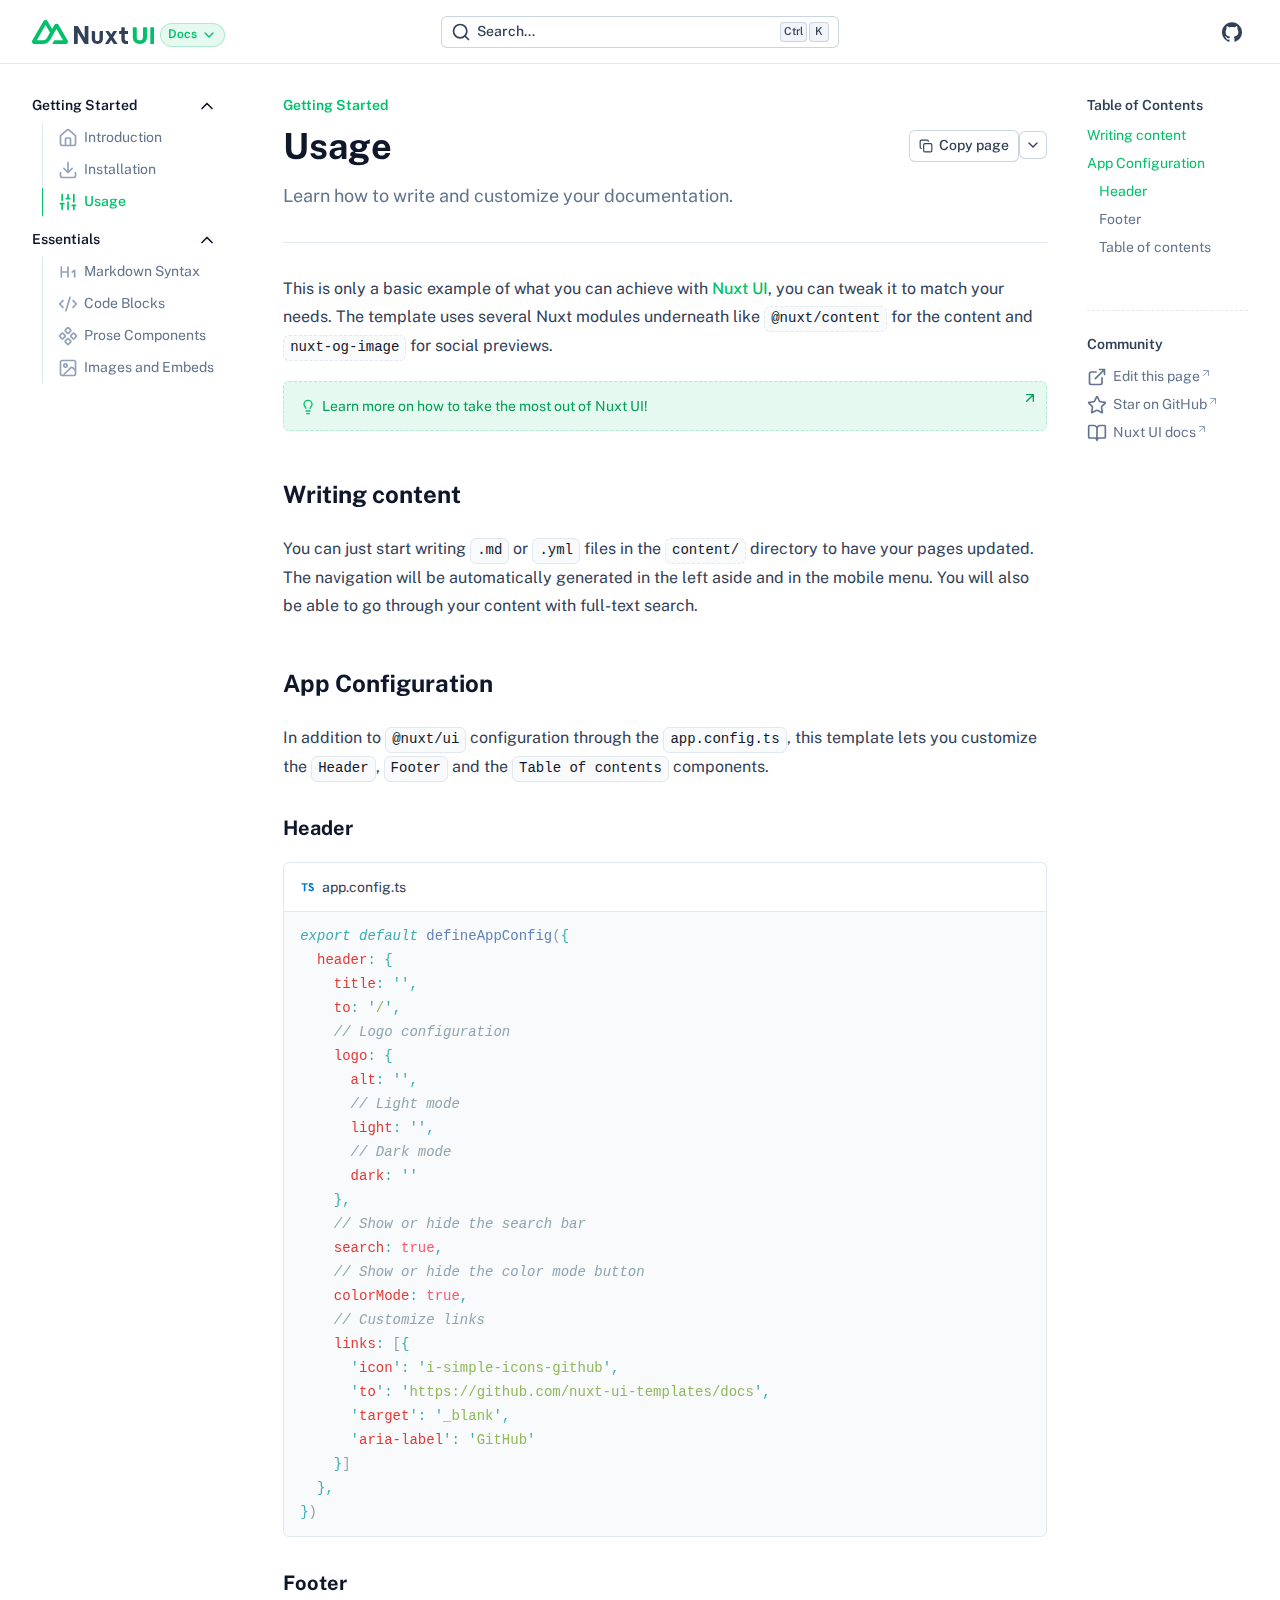
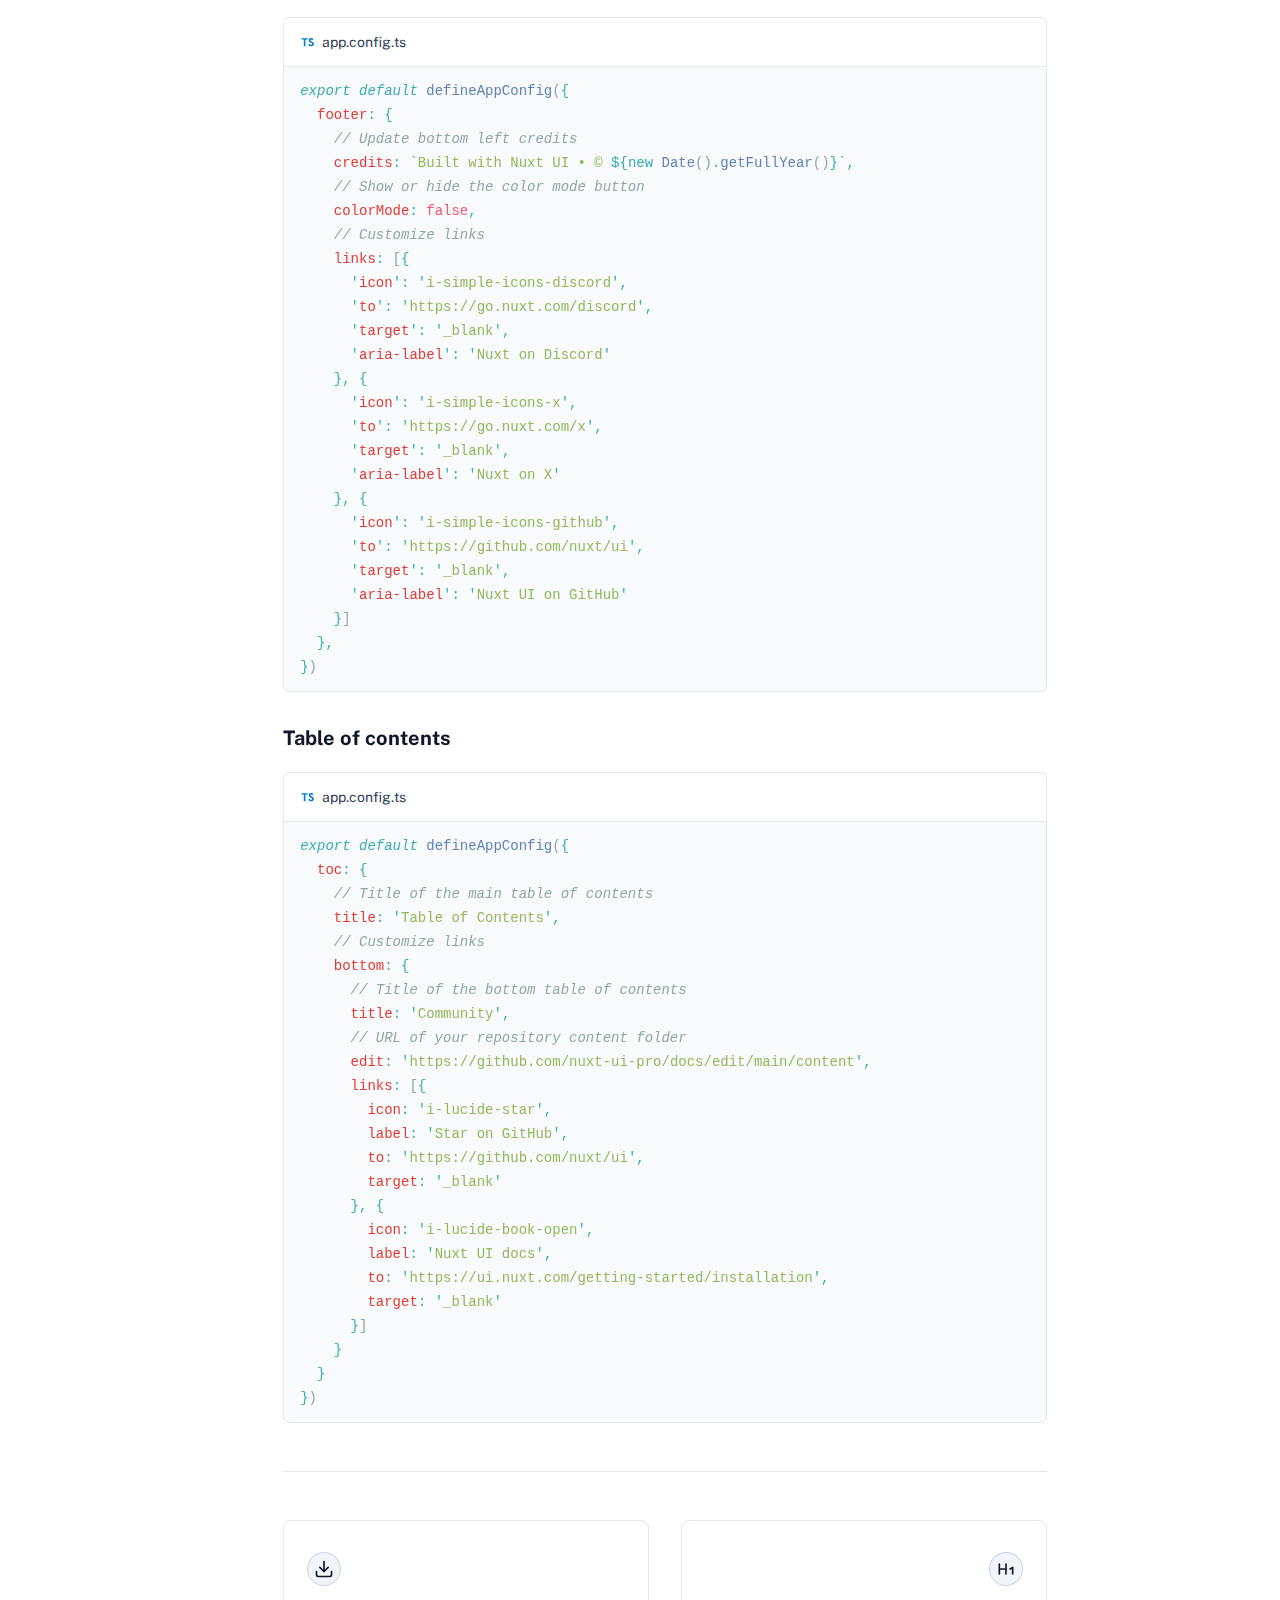
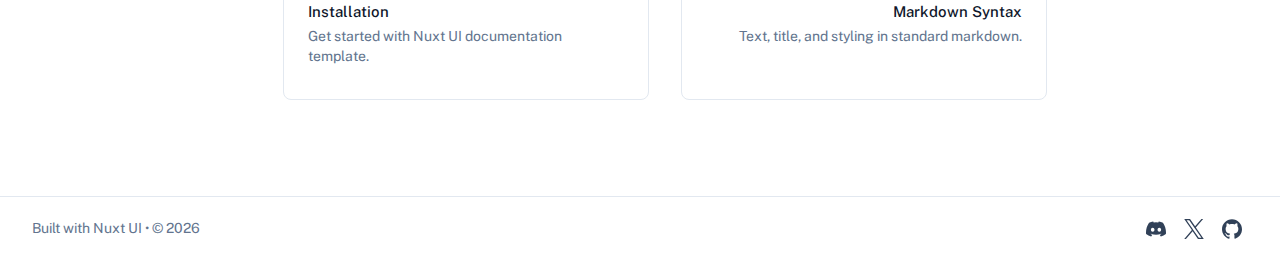
<file: getting-started/usage.html>
<!DOCTYPE html><html  lang="en"><head><meta charset="utf-8"><meta name="viewport" content="width=device-width, initial-scale=1"><style id="nuxt-ui-colors">@layer base {
  :root {
  --ui-color-primary-50: var(--color-green-50, oklch(98.2% 0.018 155.826));
  --ui-color-primary-100: var(--color-green-100, oklch(96.2% 0.044 156.743));
  --ui-color-primary-200: var(--color-green-200, oklch(92.5% 0.084 155.995));
  --ui-color-primary-300: var(--color-green-300, oklch(87.1% 0.15 154.449));
  --ui-color-primary-400: var(--color-green-400, oklch(79.2% 0.209 151.711));
  --ui-color-primary-500: var(--color-green-500, oklch(72.3% 0.219 149.579));
  --ui-color-primary-600: var(--color-green-600, oklch(62.7% 0.194 149.214));
  --ui-color-primary-700: var(--color-green-700, oklch(52.7% 0.154 150.069));
  --ui-color-primary-800: var(--color-green-800, oklch(44.8% 0.119 151.328));
  --ui-color-primary-900: var(--color-green-900, oklch(39.3% 0.095 152.535));
  --ui-color-primary-950: var(--color-green-950, oklch(26.6% 0.065 152.934));
  --ui-color-secondary-50: var(--color-blue-50, oklch(97% 0.014 254.604));
  --ui-color-secondary-100: var(--color-blue-100, oklch(93.2% 0.032 255.585));
  --ui-color-secondary-200: var(--color-blue-200, oklch(88.2% 0.059 254.128));
  --ui-color-secondary-300: var(--color-blue-300, oklch(80.9% 0.105 251.813));
  --ui-color-secondary-400: var(--color-blue-400, oklch(70.7% 0.165 254.624));
  --ui-color-secondary-500: var(--color-blue-500, oklch(62.3% 0.214 259.815));
  --ui-color-secondary-600: var(--color-blue-600, oklch(54.6% 0.245 262.881));
  --ui-color-secondary-700: var(--color-blue-700, oklch(48.8% 0.243 264.376));
  --ui-color-secondary-800: var(--color-blue-800, oklch(42.4% 0.199 265.638));
  --ui-color-secondary-900: var(--color-blue-900, oklch(37.9% 0.146 265.522));
  --ui-color-secondary-950: var(--color-blue-950, oklch(28.2% 0.091 267.935));
  --ui-color-success-50: var(--color-green-50, oklch(98.2% 0.018 155.826));
  --ui-color-success-100: var(--color-green-100, oklch(96.2% 0.044 156.743));
  --ui-color-success-200: var(--color-green-200, oklch(92.5% 0.084 155.995));
  --ui-color-success-300: var(--color-green-300, oklch(87.1% 0.15 154.449));
  --ui-color-success-400: var(--color-green-400, oklch(79.2% 0.209 151.711));
  --ui-color-success-500: var(--color-green-500, oklch(72.3% 0.219 149.579));
  --ui-color-success-600: var(--color-green-600, oklch(62.7% 0.194 149.214));
  --ui-color-success-700: var(--color-green-700, oklch(52.7% 0.154 150.069));
  --ui-color-success-800: var(--color-green-800, oklch(44.8% 0.119 151.328));
  --ui-color-success-900: var(--color-green-900, oklch(39.3% 0.095 152.535));
  --ui-color-success-950: var(--color-green-950, oklch(26.6% 0.065 152.934));
  --ui-color-info-50: var(--color-blue-50, oklch(97% 0.014 254.604));
  --ui-color-info-100: var(--color-blue-100, oklch(93.2% 0.032 255.585));
  --ui-color-info-200: var(--color-blue-200, oklch(88.2% 0.059 254.128));
  --ui-color-info-300: var(--color-blue-300, oklch(80.9% 0.105 251.813));
  --ui-color-info-400: var(--color-blue-400, oklch(70.7% 0.165 254.624));
  --ui-color-info-500: var(--color-blue-500, oklch(62.3% 0.214 259.815));
  --ui-color-info-600: var(--color-blue-600, oklch(54.6% 0.245 262.881));
  --ui-color-info-700: var(--color-blue-700, oklch(48.8% 0.243 264.376));
  --ui-color-info-800: var(--color-blue-800, oklch(42.4% 0.199 265.638));
  --ui-color-info-900: var(--color-blue-900, oklch(37.9% 0.146 265.522));
  --ui-color-info-950: var(--color-blue-950, oklch(28.2% 0.091 267.935));
  --ui-color-warning-50: var(--color-yellow-50, oklch(98.7% 0.026 102.212));
  --ui-color-warning-100: var(--color-yellow-100, oklch(97.3% 0.071 103.193));
  --ui-color-warning-200: var(--color-yellow-200, oklch(94.5% 0.129 101.54));
  --ui-color-warning-300: var(--color-yellow-300, oklch(90.5% 0.182 98.111));
  --ui-color-warning-400: var(--color-yellow-400, oklch(85.2% 0.199 91.936));
  --ui-color-warning-500: var(--color-yellow-500, oklch(79.5% 0.184 86.047));
  --ui-color-warning-600: var(--color-yellow-600, oklch(68.1% 0.162 75.834));
  --ui-color-warning-700: var(--color-yellow-700, oklch(55.4% 0.135 66.442));
  --ui-color-warning-800: var(--color-yellow-800, oklch(47.6% 0.114 61.907));
  --ui-color-warning-900: var(--color-yellow-900, oklch(42.1% 0.095 57.708));
  --ui-color-warning-950: var(--color-yellow-950, oklch(28.6% 0.066 53.813));
  --ui-color-error-50: var(--color-red-50, oklch(97.1% 0.013 17.38));
  --ui-color-error-100: var(--color-red-100, oklch(93.6% 0.032 17.717));
  --ui-color-error-200: var(--color-red-200, oklch(88.5% 0.062 18.334));
  --ui-color-error-300: var(--color-red-300, oklch(80.8% 0.114 19.571));
  --ui-color-error-400: var(--color-red-400, oklch(70.4% 0.191 22.216));
  --ui-color-error-500: var(--color-red-500, oklch(63.7% 0.237 25.331));
  --ui-color-error-600: var(--color-red-600, oklch(57.7% 0.245 27.325));
  --ui-color-error-700: var(--color-red-700, oklch(50.5% 0.213 27.518));
  --ui-color-error-800: var(--color-red-800, oklch(44.4% 0.177 26.899));
  --ui-color-error-900: var(--color-red-900, oklch(39.6% 0.141 25.723));
  --ui-color-error-950: var(--color-red-950, oklch(25.8% 0.092 26.042));
  --ui-color-neutral-50: var(--color-slate-50, oklch(98.4% 0.003 247.858));
  --ui-color-neutral-100: var(--color-slate-100, oklch(96.8% 0.007 247.896));
  --ui-color-neutral-200: var(--color-slate-200, oklch(92.9% 0.013 255.508));
  --ui-color-neutral-300: var(--color-slate-300, oklch(86.9% 0.022 252.894));
  --ui-color-neutral-400: var(--color-slate-400, oklch(70.4% 0.04 256.788));
  --ui-color-neutral-500: var(--color-slate-500, oklch(55.4% 0.046 257.417));
  --ui-color-neutral-600: var(--color-slate-600, oklch(44.6% 0.043 257.281));
  --ui-color-neutral-700: var(--color-slate-700, oklch(37.2% 0.044 257.287));
  --ui-color-neutral-800: var(--color-slate-800, oklch(27.9% 0.041 260.031));
  --ui-color-neutral-900: var(--color-slate-900, oklch(20.8% 0.042 265.755));
  --ui-color-neutral-950: var(--color-slate-950, oklch(12.9% 0.042 264.695));
  }
  :root, .light {
  --ui-primary: var(--ui-color-primary-500);
  --ui-secondary: var(--ui-color-secondary-500);
  --ui-success: var(--ui-color-success-500);
  --ui-info: var(--ui-color-info-500);
  --ui-warning: var(--ui-color-warning-500);
  --ui-error: var(--ui-color-error-500);
  }
  .dark {
  --ui-primary: var(--ui-color-primary-400);
  --ui-secondary: var(--ui-color-secondary-400);
  --ui-success: var(--ui-color-success-400);
  --ui-info: var(--ui-color-info-400);
  --ui-warning: var(--ui-color-warning-400);
  --ui-error: var(--ui-color-error-400);
  }
}</style><script type="importmap">{"imports":{"#entry":"/_nuxt/BDH_oXJ_.js"}}</script><title>Usage - Nuxt Docs Template</title><style>/*! tailwindcss v4.1.14 | MIT License | https://tailwindcss.com */.shiki span.line{display:block}.shiki span.line.highlight{background-color:var(--ui-bg-accented);margin:0 -16px;padding:0 16px}@supports (color:color-mix(in lab,red,red)){.shiki span.line.highlight{background-color:color-mix(in oklab,var(--ui-bg-accented)50%,transparent)}}</style><link rel="stylesheet" href="/_nuxt/entry.DQVlBv06.css" crossorigin><style>@layer components {:where(.i-lucide\:arrow-up-right){display:inline-block;width:1em;height:1em;background-color:currentColor;-webkit-mask-image:var(--svg);mask-image:var(--svg);-webkit-mask-repeat:no-repeat;mask-repeat:no-repeat;-webkit-mask-size:100% 100%;mask-size:100% 100%;--svg:url("data:image/svg+xml,%3Csvg xmlns='http://www.w3.org/2000/svg' viewBox='0 0 24 24' width='24' height='24'%3E%3Cpath fill='none' stroke='black' stroke-linecap='round' stroke-linejoin='round' stroke-width='2' d='M7 7h10v10M7 17L17 7'/%3E%3C/svg%3E")}:where(.i-lucide\:book-open){display:inline-block;width:1em;height:1em;background-color:currentColor;-webkit-mask-image:var(--svg);mask-image:var(--svg);-webkit-mask-repeat:no-repeat;mask-repeat:no-repeat;-webkit-mask-size:100% 100%;mask-size:100% 100%;--svg:url("data:image/svg+xml,%3Csvg xmlns='http://www.w3.org/2000/svg' viewBox='0 0 24 24' width='24' height='24'%3E%3Cpath fill='none' stroke='black' stroke-linecap='round' stroke-linejoin='round' stroke-width='2' d='M12 7v14m-9-3a1 1 0 0 1-1-1V4a1 1 0 0 1 1-1h5a4 4 0 0 1 4 4a4 4 0 0 1 4-4h5a1 1 0 0 1 1 1v13a1 1 0 0 1-1 1h-6a3 3 0 0 0-3 3a3 3 0 0 0-3-3z'/%3E%3C/svg%3E")}:where(.i-lucide\:chevron-down){display:inline-block;width:1em;height:1em;background-color:currentColor;-webkit-mask-image:var(--svg);mask-image:var(--svg);-webkit-mask-repeat:no-repeat;mask-repeat:no-repeat;-webkit-mask-size:100% 100%;mask-size:100% 100%;--svg:url("data:image/svg+xml,%3Csvg xmlns='http://www.w3.org/2000/svg' viewBox='0 0 24 24' width='24' height='24'%3E%3Cpath fill='none' stroke='black' stroke-linecap='round' stroke-linejoin='round' stroke-width='2' d='m6 9l6 6l6-6'/%3E%3C/svg%3E")}:where(.i-lucide\:code-xml){display:inline-block;width:1em;height:1em;background-color:currentColor;-webkit-mask-image:var(--svg);mask-image:var(--svg);-webkit-mask-repeat:no-repeat;mask-repeat:no-repeat;-webkit-mask-size:100% 100%;mask-size:100% 100%;--svg:url("data:image/svg+xml,%3Csvg xmlns='http://www.w3.org/2000/svg' viewBox='0 0 24 24' width='24' height='24'%3E%3Cpath fill='none' stroke='black' stroke-linecap='round' stroke-linejoin='round' stroke-width='2' d='m18 16l4-4l-4-4M6 8l-4 4l4 4m8.5-12l-5 16'/%3E%3C/svg%3E")}:where(.i-lucide\:component){display:inline-block;width:1em;height:1em;background-color:currentColor;-webkit-mask-image:var(--svg);mask-image:var(--svg);-webkit-mask-repeat:no-repeat;mask-repeat:no-repeat;-webkit-mask-size:100% 100%;mask-size:100% 100%;--svg:url("data:image/svg+xml,%3Csvg xmlns='http://www.w3.org/2000/svg' viewBox='0 0 24 24' width='24' height='24'%3E%3Cpath fill='none' stroke='black' stroke-linecap='round' stroke-linejoin='round' stroke-width='2' d='M15.536 11.293a1 1 0 0 0 0 1.414l2.376 2.377a1 1 0 0 0 1.414 0l2.377-2.377a1 1 0 0 0 0-1.414l-2.377-2.377a1 1 0 0 0-1.414 0zm-13.239 0a1 1 0 0 0 0 1.414l2.377 2.377a1 1 0 0 0 1.414 0l2.377-2.377a1 1 0 0 0 0-1.414L6.088 8.916a1 1 0 0 0-1.414 0zm6.619 6.619a1 1 0 0 0 0 1.415l2.377 2.376a1 1 0 0 0 1.414 0l2.377-2.376a1 1 0 0 0 0-1.415l-2.377-2.376a1 1 0 0 0-1.414 0zm0-13.238a1 1 0 0 0 0 1.414l2.377 2.376a1 1 0 0 0 1.414 0l2.377-2.376a1 1 0 0 0 0-1.414l-2.377-2.377a1 1 0 0 0-1.414 0z'/%3E%3C/svg%3E")}:where(.i-lucide\:copy){display:inline-block;width:1em;height:1em;background-color:currentColor;-webkit-mask-image:var(--svg);mask-image:var(--svg);-webkit-mask-repeat:no-repeat;mask-repeat:no-repeat;-webkit-mask-size:100% 100%;mask-size:100% 100%;--svg:url("data:image/svg+xml,%3Csvg xmlns='http://www.w3.org/2000/svg' viewBox='0 0 24 24' width='24' height='24'%3E%3Cg fill='none' stroke='black' stroke-linecap='round' stroke-linejoin='round' stroke-width='2'%3E%3Crect width='14' height='14' x='8' y='8' rx='2' ry='2'/%3E%3Cpath d='M4 16c-1.1 0-2-.9-2-2V4c0-1.1.9-2 2-2h10c1.1 0 2 .9 2 2'/%3E%3C/g%3E%3C/svg%3E")}:where(.i-lucide\:download){display:inline-block;width:1em;height:1em;background-color:currentColor;-webkit-mask-image:var(--svg);mask-image:var(--svg);-webkit-mask-repeat:no-repeat;mask-repeat:no-repeat;-webkit-mask-size:100% 100%;mask-size:100% 100%;--svg:url("data:image/svg+xml,%3Csvg xmlns='http://www.w3.org/2000/svg' viewBox='0 0 24 24' width='24' height='24'%3E%3Cg fill='none' stroke='black' stroke-linecap='round' stroke-linejoin='round' stroke-width='2'%3E%3Cpath d='M12 15V3m9 12v4a2 2 0 0 1-2 2H5a2 2 0 0 1-2-2v-4'/%3E%3Cpath d='m7 10l5 5l5-5'/%3E%3C/g%3E%3C/svg%3E")}:where(.i-lucide\:external-link){display:inline-block;width:1em;height:1em;background-color:currentColor;-webkit-mask-image:var(--svg);mask-image:var(--svg);-webkit-mask-repeat:no-repeat;mask-repeat:no-repeat;-webkit-mask-size:100% 100%;mask-size:100% 100%;--svg:url("data:image/svg+xml,%3Csvg xmlns='http://www.w3.org/2000/svg' viewBox='0 0 24 24' width='24' height='24'%3E%3Cpath fill='none' stroke='black' stroke-linecap='round' stroke-linejoin='round' stroke-width='2' d='M15 3h6v6m-11 5L21 3m-3 10v6a2 2 0 0 1-2 2H5a2 2 0 0 1-2-2V8a2 2 0 0 1 2-2h6'/%3E%3C/svg%3E")}:where(.i-lucide\:hash){display:inline-block;width:1em;height:1em;background-color:currentColor;-webkit-mask-image:var(--svg);mask-image:var(--svg);-webkit-mask-repeat:no-repeat;mask-repeat:no-repeat;-webkit-mask-size:100% 100%;mask-size:100% 100%;--svg:url("data:image/svg+xml,%3Csvg xmlns='http://www.w3.org/2000/svg' viewBox='0 0 24 24' width='24' height='24'%3E%3Cpath fill='none' stroke='black' stroke-linecap='round' stroke-linejoin='round' stroke-width='2' d='M4 9h16M4 15h16M10 3L8 21m8-18l-2 18'/%3E%3C/svg%3E")}:where(.i-lucide\:heading-1){display:inline-block;width:1em;height:1em;background-color:currentColor;-webkit-mask-image:var(--svg);mask-image:var(--svg);-webkit-mask-repeat:no-repeat;mask-repeat:no-repeat;-webkit-mask-size:100% 100%;mask-size:100% 100%;--svg:url("data:image/svg+xml,%3Csvg xmlns='http://www.w3.org/2000/svg' viewBox='0 0 24 24' width='24' height='24'%3E%3Cpath fill='none' stroke='black' stroke-linecap='round' stroke-linejoin='round' stroke-width='2' d='M4 12h8m-8 6V6m8 12V6m5 6l3-2v8'/%3E%3C/svg%3E")}:where(.i-lucide\:house){display:inline-block;width:1em;height:1em;background-color:currentColor;-webkit-mask-image:var(--svg);mask-image:var(--svg);-webkit-mask-repeat:no-repeat;mask-repeat:no-repeat;-webkit-mask-size:100% 100%;mask-size:100% 100%;--svg:url("data:image/svg+xml,%3Csvg xmlns='http://www.w3.org/2000/svg' viewBox='0 0 24 24' width='24' height='24'%3E%3Cg fill='none' stroke='black' stroke-linecap='round' stroke-linejoin='round' stroke-width='2'%3E%3Cpath d='M15 21v-8a1 1 0 0 0-1-1h-4a1 1 0 0 0-1 1v8'/%3E%3Cpath d='M3 10a2 2 0 0 1 .709-1.528l7-6a2 2 0 0 1 2.582 0l7 6A2 2 0 0 1 21 10v9a2 2 0 0 1-2 2H5a2 2 0 0 1-2-2z'/%3E%3C/g%3E%3C/svg%3E")}:where(.i-lucide\:image){display:inline-block;width:1em;height:1em;background-color:currentColor;-webkit-mask-image:var(--svg);mask-image:var(--svg);-webkit-mask-repeat:no-repeat;mask-repeat:no-repeat;-webkit-mask-size:100% 100%;mask-size:100% 100%;--svg:url("data:image/svg+xml,%3Csvg xmlns='http://www.w3.org/2000/svg' viewBox='0 0 24 24' width='24' height='24'%3E%3Cg fill='none' stroke='black' stroke-linecap='round' stroke-linejoin='round' stroke-width='2'%3E%3Crect width='18' height='18' x='3' y='3' rx='2' ry='2'/%3E%3Ccircle cx='9' cy='9' r='2'/%3E%3Cpath d='m21 15l-3.086-3.086a2 2 0 0 0-2.828 0L6 21'/%3E%3C/g%3E%3C/svg%3E")}:where(.i-lucide\:lightbulb){display:inline-block;width:1em;height:1em;background-color:currentColor;-webkit-mask-image:var(--svg);mask-image:var(--svg);-webkit-mask-repeat:no-repeat;mask-repeat:no-repeat;-webkit-mask-size:100% 100%;mask-size:100% 100%;--svg:url("data:image/svg+xml,%3Csvg xmlns='http://www.w3.org/2000/svg' viewBox='0 0 24 24' width='24' height='24'%3E%3Cpath fill='none' stroke='black' stroke-linecap='round' stroke-linejoin='round' stroke-width='2' d='M15 14c.2-1 .7-1.7 1.5-2.5c1-.9 1.5-2.2 1.5-3.5A6 6 0 0 0 6 8c0 1 .2 2.2 1.5 3.5c.7.7 1.3 1.5 1.5 2.5m0 4h6m-5 4h4'/%3E%3C/svg%3E")}:where(.i-lucide\:menu){display:inline-block;width:1em;height:1em;background-color:currentColor;-webkit-mask-image:var(--svg);mask-image:var(--svg);-webkit-mask-repeat:no-repeat;mask-repeat:no-repeat;-webkit-mask-size:100% 100%;mask-size:100% 100%;--svg:url("data:image/svg+xml,%3Csvg xmlns='http://www.w3.org/2000/svg' viewBox='0 0 24 24' width='24' height='24'%3E%3Cpath fill='none' stroke='black' stroke-linecap='round' stroke-linejoin='round' stroke-width='2' d='M4 5h16M4 12h16M4 19h16'/%3E%3C/svg%3E")}:where(.i-lucide\:search){display:inline-block;width:1em;height:1em;background-color:currentColor;-webkit-mask-image:var(--svg);mask-image:var(--svg);-webkit-mask-repeat:no-repeat;mask-repeat:no-repeat;-webkit-mask-size:100% 100%;mask-size:100% 100%;--svg:url("data:image/svg+xml,%3Csvg xmlns='http://www.w3.org/2000/svg' viewBox='0 0 24 24' width='24' height='24'%3E%3Cg fill='none' stroke='black' stroke-linecap='round' stroke-linejoin='round' stroke-width='2'%3E%3Cpath d='m21 21l-4.34-4.34'/%3E%3Ccircle cx='11' cy='11' r='8'/%3E%3C/g%3E%3C/svg%3E")}:where(.i-lucide\:sliders){display:inline-block;width:1em;height:1em;background-color:currentColor;-webkit-mask-image:var(--svg);mask-image:var(--svg);-webkit-mask-repeat:no-repeat;mask-repeat:no-repeat;-webkit-mask-size:100% 100%;mask-size:100% 100%;--svg:url("data:image/svg+xml,%3Csvg xmlns='http://www.w3.org/2000/svg' viewBox='0 0 24 24' width='24' height='24'%3E%3Cpath fill='none' stroke='black' stroke-linecap='round' stroke-linejoin='round' stroke-width='2' d='M10 8h4m-2 13v-9m0-4V3m5 13h4m-2-4V3m0 18v-5M3 14h4m-2-4V3m0 18v-7'/%3E%3C/svg%3E")}:where(.i-lucide\:star){display:inline-block;width:1em;height:1em;background-color:currentColor;-webkit-mask-image:var(--svg);mask-image:var(--svg);-webkit-mask-repeat:no-repeat;mask-repeat:no-repeat;-webkit-mask-size:100% 100%;mask-size:100% 100%;--svg:url("data:image/svg+xml,%3Csvg xmlns='http://www.w3.org/2000/svg' viewBox='0 0 24 24' width='24' height='24'%3E%3Cpath fill='none' stroke='black' stroke-linecap='round' stroke-linejoin='round' stroke-width='2' d='M11.525 2.295a.53.53 0 0 1 .95 0l2.31 4.679a2.12 2.12 0 0 0 1.595 1.16l5.166.756a.53.53 0 0 1 .294.904l-3.736 3.638a2.12 2.12 0 0 0-.611 1.878l.882 5.14a.53.53 0 0 1-.771.56l-4.618-2.428a2.12 2.12 0 0 0-1.973 0L6.396 21.01a.53.53 0 0 1-.77-.56l.881-5.139a2.12 2.12 0 0 0-.611-1.879L2.16 9.795a.53.53 0 0 1 .294-.906l5.165-.755a2.12 2.12 0 0 0 1.597-1.16z'/%3E%3C/svg%3E")}:where(.i-simple-icons\:discord){display:inline-block;width:1em;height:1em;background-color:currentColor;-webkit-mask-image:var(--svg);mask-image:var(--svg);-webkit-mask-repeat:no-repeat;mask-repeat:no-repeat;-webkit-mask-size:100% 100%;mask-size:100% 100%;--svg:url("data:image/svg+xml,%3Csvg xmlns='http://www.w3.org/2000/svg' viewBox='0 0 24 24' width='24' height='24'%3E%3Cpath fill='black' d='M20.317 4.37a19.8 19.8 0 0 0-4.885-1.515a.074.074 0 0 0-.079.037c-.21.375-.444.864-.608 1.25a18.3 18.3 0 0 0-5.487 0a13 13 0 0 0-.617-1.25a.08.08 0 0 0-.079-.037A19.7 19.7 0 0 0 3.677 4.37a.1.1 0 0 0-.032.027C.533 9.046-.32 13.58.099 18.057a.08.08 0 0 0 .031.057a19.9 19.9 0 0 0 5.993 3.03a.08.08 0 0 0 .084-.028a14 14 0 0 0 1.226-1.994a.076.076 0 0 0-.041-.106a13 13 0 0 1-1.872-.892a.077.077 0 0 1-.008-.128a10 10 0 0 0 .372-.292a.07.07 0 0 1 .077-.01c3.928 1.793 8.18 1.793 12.062 0a.07.07 0 0 1 .078.01q.181.149.373.292a.077.077 0 0 1-.006.127a12.3 12.3 0 0 1-1.873.892a.077.077 0 0 0-.041.107c.36.698.772 1.362 1.225 1.993a.08.08 0 0 0 .084.028a19.8 19.8 0 0 0 6.002-3.03a.08.08 0 0 0 .032-.054c.5-5.177-.838-9.674-3.549-13.66a.06.06 0 0 0-.031-.03M8.02 15.33c-1.182 0-2.157-1.085-2.157-2.419c0-1.333.956-2.419 2.157-2.419c1.21 0 2.176 1.096 2.157 2.42c0 1.333-.956 2.418-2.157 2.418m7.975 0c-1.183 0-2.157-1.085-2.157-2.419c0-1.333.955-2.419 2.157-2.419c1.21 0 2.176 1.096 2.157 2.42c0 1.333-.946 2.418-2.157 2.418'/%3E%3C/svg%3E")}:where(.i-simple-icons\:github){display:inline-block;width:1em;height:1em;background-color:currentColor;-webkit-mask-image:var(--svg);mask-image:var(--svg);-webkit-mask-repeat:no-repeat;mask-repeat:no-repeat;-webkit-mask-size:100% 100%;mask-size:100% 100%;--svg:url("data:image/svg+xml,%3Csvg xmlns='http://www.w3.org/2000/svg' viewBox='0 0 24 24' width='24' height='24'%3E%3Cpath fill='black' d='M12 .297c-6.63 0-12 5.373-12 12c0 5.303 3.438 9.8 8.205 11.385c.6.113.82-.258.82-.577c0-.285-.01-1.04-.015-2.04c-3.338.724-4.042-1.61-4.042-1.61C4.422 18.07 3.633 17.7 3.633 17.7c-1.087-.744.084-.729.084-.729c1.205.084 1.838 1.236 1.838 1.236c1.07 1.835 2.809 1.305 3.495.998c.108-.776.417-1.305.76-1.605c-2.665-.3-5.466-1.332-5.466-5.93c0-1.31.465-2.38 1.235-3.22c-.135-.303-.54-1.523.105-3.176c0 0 1.005-.322 3.3 1.23c.96-.267 1.98-.399 3-.405c1.02.006 2.04.138 3 .405c2.28-1.552 3.285-1.23 3.285-1.23c.645 1.653.24 2.873.12 3.176c.765.84 1.23 1.91 1.23 3.22c0 4.61-2.805 5.625-5.475 5.92c.42.36.81 1.096.81 2.22c0 1.606-.015 2.896-.015 3.286c0 .315.21.69.825.57C20.565 22.092 24 17.592 24 12.297c0-6.627-5.373-12-12-12'/%3E%3C/svg%3E")}:where(.i-simple-icons\:x){display:inline-block;width:1em;height:1em;background-color:currentColor;-webkit-mask-image:var(--svg);mask-image:var(--svg);-webkit-mask-repeat:no-repeat;mask-repeat:no-repeat;-webkit-mask-size:100% 100%;mask-size:100% 100%;--svg:url("data:image/svg+xml,%3Csvg xmlns='http://www.w3.org/2000/svg' viewBox='0 0 24 24' width='24' height='24'%3E%3Cpath fill='black' d='M14.234 10.162L22.977 0h-2.072l-7.591 8.824L7.251 0H.258l9.168 13.343L.258 24H2.33l8.016-9.318L16.749 24h6.993zm-2.837 3.299l-.929-1.329L3.076 1.56h3.182l5.965 8.532l.929 1.329l7.754 11.09h-3.182z'/%3E%3C/svg%3E")}:where(.i-vscode-icons\:file-type-typescript){display:inline-block;width:1em;height:1em;background-repeat:no-repeat;background-size:100% 100%;background-image:url("data:image/svg+xml,%3Csvg xmlns='http://www.w3.org/2000/svg' viewBox='0 0 32 32' width='32' height='32'%3E%3Cpath fill='%23007acc' d='M23.827 8.243a4.4 4.4 0 0 1 2.223 1.281a6 6 0 0 1 .852 1.143c.011.045-1.534 1.083-2.471 1.662c-.034.023-.169-.124-.322-.35a2.01 2.01 0 0 0-1.67-1c-1.077-.074-1.771.49-1.766 1.433a1.3 1.3 0 0 0 .153.666c.237.49.677.784 2.059 1.383c2.544 1.095 3.636 1.817 4.31 2.843a5.16 5.16 0 0 1 .416 4.333a4.76 4.76 0 0 1-3.932 2.815a11 11 0 0 1-2.708-.028a6.53 6.53 0 0 1-3.616-1.884a6.3 6.3 0 0 1-.926-1.371a3 3 0 0 1 .327-.208c.158-.09.756-.434 1.32-.761l1.024-.6l.214.312a4.8 4.8 0 0 0 1.35 1.292a3.3 3.3 0 0 0 3.458-.175a1.545 1.545 0 0 0 .2-1.974c-.276-.395-.84-.727-2.443-1.422a8.8 8.8 0 0 1-3.349-2.055a4.7 4.7 0 0 1-.976-1.777a7.1 7.1 0 0 1-.062-2.268a4.33 4.33 0 0 1 3.644-3.374a9 9 0 0 1 2.691.084m-8.343 1.483l.011 1.454h-4.63v13.148H7.6V11.183H2.97V9.755a14 14 0 0 1 .04-1.466c.017-.023 2.832-.034 6.245-.028l6.211.017Z'/%3E%3C/svg%3E")}}</style><link rel="preload" as="fetch" crossorigin="anonymous" href="/getting-started/usage/_payload.json?c9400c42-44fa-4945-a873-ec0c16d60420"><link rel="modulepreload" as="script" crossorigin href="/_nuxt/BDH_oXJ_.js"><link rel="modulepreload" as="script" crossorigin href="/_nuxt/DT-U_-VL.js"><link rel="modulepreload" as="script" crossorigin href="/_nuxt/C_gTWtfU.js"><link rel="modulepreload" as="script" crossorigin href="/_nuxt/DfXTWWTe.js"><link rel="modulepreload" as="script" crossorigin href="/_nuxt/BkANNYy_.js"><link rel="modulepreload" as="script" crossorigin href="/_nuxt/BN_7HF1G.js"><link rel="modulepreload" as="script" crossorigin href="/_nuxt/Cfu7gret.js"><link rel="modulepreload" as="script" crossorigin href="/_nuxt/DJupRnTw.js"><link rel="modulepreload" as="script" crossorigin href="/_nuxt/DWoyacC4.js"><link rel="modulepreload" as="script" crossorigin href="/_nuxt/CUviDqIM.js"><link rel="modulepreload" as="script" crossorigin href="/_nuxt/tijRrzkl.js"><link rel="modulepreload" as="script" crossorigin href="/_nuxt/CgnkRLJn.js"><link rel="modulepreload" as="script" crossorigin href="/_nuxt/DpCTlY-H.js"><link rel="modulepreload" as="script" crossorigin href="/_nuxt/DCscFIK0.js"><link rel="modulepreload" as="script" crossorigin href="/_nuxt/9toAk5aT.js"><link rel="modulepreload" as="script" crossorigin href="/_nuxt/Du62FfiF.js"><link rel="preload" as="fetch" fetchpriority="low" crossorigin="anonymous" href="/_nuxt/builds/meta/c9400c42-44fa-4945-a873-ec0c16d60420.json"><link rel="prefetch" as="style" crossorigin href="/_nuxt/index.C1qFlIse.css"><link rel="prefetch" as="script" crossorigin href="/_nuxt/BneTAbUM.js"><link rel="prefetch" as="script" crossorigin href="/_nuxt/81TucBUT.js"><link rel="prefetch" as="script" crossorigin href="/_nuxt/N26Zuyju.js"><link rel="prefetch" as="script" crossorigin href="/_nuxt/lDCt5PN4.js"><meta property="og:image" content="/__og-image__/static/getting-started/usage/og.png"><meta property="og:image:type" content="image/png"><meta name="twitter:card" content="summary_large_image"><meta name="twitter:image" content="/__og-image__/static/getting-started/usage/og.png"><meta name="twitter:image:src" content="/__og-image__/static/getting-started/usage/og.png"><meta property="og:image:width" content="1200"><meta name="twitter:image:width" content="1200"><meta property="og:image:height" content="600"><meta name="twitter:image:height" content="600"><link rel="icon" href="/favicon.ico"><meta property="og:site_name" content="Nuxt Docs Template"><meta property="og:title" content="Usage"><meta name="description" content="Learn how to write and customize your documentation."><meta property="og:description" content="Learn how to write and customize your documentation."><script type="module" src="/_nuxt/BDH_oXJ_.js" crossorigin></script><script>"use strict";(()=>{const t=window,e=document.documentElement,c=["dark","light"],n=getStorageValue("localStorage","nuxt-color-mode")||"system";let i=n==="system"?u():n;const r=e.getAttribute("data-color-mode-forced");r&&(i=r),l(i),t["__NUXT_COLOR_MODE__"]={preference:n,value:i,getColorScheme:u,addColorScheme:l,removeColorScheme:d};function l(o){const s=""+o+"",a="";e.classList?e.classList.add(s):e.className+=" "+s,a&&e.setAttribute("data-"+a,o)}function d(o){const s=""+o+"",a="";e.classList?e.classList.remove(s):e.className=e.className.replace(new RegExp(s,"g"),""),a&&e.removeAttribute("data-"+a)}function f(o){return t.matchMedia("(prefers-color-scheme"+o+")")}function u(){if(t.matchMedia&&f("").media!=="not all"){for(const o of c)if(f(":"+o).matches)return o}return"light"}})();function getStorageValue(t,e){switch(t){case"localStorage":return window.localStorage.getItem(e);case"sessionStorage":return window.sessionStorage.getItem(e);case"cookie":return getCookie(e);default:return null}}function getCookie(t){const c=("; "+window.document.cookie).split("; "+t+"=");if(c.length===2)return c.pop()?.split(";").shift()}</script></head><body><div id="__nuxt" class="isolate"><!--[--><!--[--><!--[--><!--[--><!--[--><div class="nuxt-loading-indicator" style="position:fixed;top:0;right:0;left:0;pointer-events:none;width:auto;height:3px;opacity:0;background:repeating-linear-gradient(to right,#00dc82 0%,#34cdfe 50%,#0047e1 100%);background-size:0% auto;transform:scaleX(0%);transform-origin:left;transition:transform 0.1s, height 0.4s, opacity 0.4s;z-index:999999;"></div><!--[--><!----><!----><!----><header class="bg-default/75 backdrop-blur border-b border-default h-(--ui-header-height) sticky top-0 z-50"><!--[--><!--]--><div class="w-full max-w-(--ui-container) mx-auto px-4 sm:px-6 lg:px-8 flex items-center justify-between gap-3 h-full"><!--[--><div class="lg:flex-1 flex items-center gap-1.5"><!----><!--[--><a href="/" class=""><svg width="1020" height="200" viewbox="0 0 1020 200" fill="none" xmlns="http://www.w3.org/2000/svg" class="w-auto h-6 shrink-0"><path d="M377 200C379.16 200 381 198.209 381 196V103C381 103 386 112 395 127L434 194C435.785 197.74 439.744 200 443 200H470V50H443C441.202 50 439 51.4941 439 54V148L421 116L385 55C383.248 51.8912 379.479 50 376 50H350V200H377Z" fill="currentColor"></path><path d="M726 92H739C742.314 92 745 89.3137 745 86V60H773V92H800V116H773V159C773 169.5 778.057 174 787 174H800V200H783C759.948 200 745 185.071 745 160V116H726V92Z" fill="currentColor"></path><path d="M591 92V154C591 168.004 585.742 179.809 578 188C570.258 196.191 559.566 200 545 200C530.434 200 518.742 196.191 511 188C503.389 179.809 498 168.004 498 154V92H514C517.412 92 520.769 92.622 523 95C525.231 97.2459 526 98.5652 526 102V154C526 162.059 526.457 167.037 530 171C533.543 174.831 537.914 176 545 176C552.217 176 555.457 174.831 559 171C562.543 167.037 563 162.059 563 154V102C563 98.5652 563.769 96.378 566 94C567.96 91.9107 570.028 91.9599 573 92C573.411 92.0055 574.586 92 575 92H591Z" fill="currentColor"></path><path d="M676 144L710 92H684C680.723 92 677.812 93.1758 676 96L660 120L645 97C643.188 94.1758 639.277 92 636 92H611L645 143L608 200H634C637.25 200 640.182 196.787 642 194L660 167L679 195C680.818 197.787 683.75 200 687 200H713L676 144Z" fill="currentColor"></path><path d="M168 200H279C282.542 200 285.932 198.756 289 197C292.068 195.244 295.23 193.041 297 190C298.77 186.959 300.002 183.51 300 179.999C299.998 176.488 298.773 173.04 297 170.001L222 41C220.23 37.96 218.067 35.7552 215 34C211.933 32.2448 207.542 31 204 31C200.458 31 197.067 32.2448 194 34C190.933 35.7552 188.77 37.96 187 41L168 74L130 9.99764C128.228 6.95784 126.068 3.75491 123 2C119.932 0.245087 116.542 0 113 0C109.458 0 106.068 0.245087 103 2C99.9323 3.75491 96.7717 6.95784 95 9.99764L2 170.001C0.226979 173.04 0.00154312 176.488 1.90993e-06 179.999C-0.0015393 183.51 0.229648 186.959 2 190C3.77035 193.04 6.93245 195.244 10 197C13.0675 198.756 16.4578 200 20 200H90C117.737 200 137.925 187.558 152 164L186 105L204 74L259 168H186L168 200ZM89 168H40L113 42L150 105L125.491 147.725C116.144 163.01 105.488 168 89 168Z" fill="var(--ui-primary)"></path><path d="M958 60.0001H938C933.524 60.0001 929.926 59.9395 927 63C924.074 65.8905 925 67.5792 925 72V141C925 151.372 923.648 156.899 919 162C914.352 166.931 908.468 169 899 169C889.705 169 882.648 166.931 878 162C873.352 156.899 873 151.372 873 141V72.0001C873 67.5793 872.926 65.8906 870 63.0001C867.074 59.9396 863.476 60.0001 859 60.0001H840V141C840 159.023 845.016 173.458 855 184C865.156 194.542 879.893 200 899 200C918.107 200 932.844 194.542 943 184C953.156 173.458 958 159.023 958 141V60.0001Z" fill="var(--ui-primary)"></path><path fill-rule="evenodd" clip-rule="evenodd" d="M1000 60.0233L1020 60V77L1020 128V156.007L1020 181L1020 189.004C1020 192.938 1019.98 194.429 1017 197.001C1014.02 199.725 1009.56 200 1005 200H986.001V181.006L986 130.012V70.0215C986 66.1576 986.016 64.5494 989 62.023C991.819 59.6358 995.437 60.0233 1000 60.0233Z" fill="var(--ui-primary)"></path></svg></a><!--[--><!--[--><!--[--><!--[--><!--[--><button type="button" id="reka-dropdown-menu-trigger-v-0-0" aria-haspopup="menu" aria-expanded="false" data-state="closed" class="inline-flex items-center disabled:cursor-not-allowed aria-disabled:cursor-not-allowed disabled:opacity-75 aria-disabled:opacity-75 transition-colors px-2 py-1 text-xs gap-1 text-primary ring ring-inset ring-primary/25 bg-primary/10 hover:bg-primary/15 active:bg-primary/15 disabled:bg-primary/10 aria-disabled:bg-primary/10 focus:outline-none focus-visible:ring-2 focus-visible:ring-primary -mb-[6px] font-semibold rounded-full truncate"><!--[--><!--[--><!----><!--]--><!--[--><span class="truncate">Docs</span><!--]--><!--[--><span class="iconify i-lucide:chevron-down shrink-0 size-4 transition-transform duration-200" aria-hidden="true" style=""></span><!--]--><!--]--></button><!--]--><!--]--><!--[--><!----><!--v-if--><!--]--><!--]--><!--]--><!--]--><!--]--></div><div class="hidden lg:flex flex-1"><!--[--><!--[--><!----><!--[--><!--[--><button type="button" class="rounded-md font-medium inline-flex items-center disabled:cursor-not-allowed aria-disabled:cursor-not-allowed disabled:opacity-75 aria-disabled:opacity-75 transition-colors px-2.5 py-1.5 text-sm gap-1.5 ring ring-inset ring-accented text-default bg-default hover:bg-elevated active:bg-elevated disabled:bg-default aria-disabled:bg-default focus:outline-none focus-visible:ring-2 focus-visible:ring-inverted w-full"><!--[--><!--[--><span class="iconify i-lucide:search shrink-0 size-5" aria-hidden="true" style=""></span><!--]--><!--[--><span class="truncate">Search…</span><!--]--><!--[--><div class="hidden lg:flex items-center gap-0.5 ms-auto"><!--[--><!--[--><kbd class="inline-flex items-center justify-center px-1 rounded-sm font-medium font-sans h-5 min-w-[20px] text-[11px] ring ring-inset ring-accented text-default bg-elevated"><!--[--> <!--]--></kbd><kbd class="inline-flex items-center justify-center px-1 rounded-sm font-medium font-sans h-5 min-w-[20px] text-[11px] ring ring-inset ring-accented text-default bg-elevated"><!--[-->K<!--]--></kbd><!--]--><!--]--></div><!--]--><!--]--></button><!--]--><!--]--><!--]--><!--]--></div><div class="flex items-center justify-end lg:flex-1 gap-1.5"><!--[--><!--[--><!----><!--[--><!--[--><button type="button" aria-label="Search…" class="rounded-md font-medium inline-flex items-center disabled:cursor-not-allowed aria-disabled:cursor-not-allowed disabled:opacity-75 aria-disabled:opacity-75 transition-colors text-sm gap-1.5 text-default hover:bg-elevated active:bg-elevated focus:outline-none focus-visible:bg-elevated hover:disabled:bg-transparent dark:hover:disabled:bg-transparent hover:aria-disabled:bg-transparent dark:hover:aria-disabled:bg-transparent p-1.5 lg:hidden"><!--[--><!--[--><span class="iconify i-lucide:search shrink-0 size-5" aria-hidden="true" style=""></span><!--]--><!--[--><!----><!--]--><!--[--><!----><!--]--><!--]--></button><!--]--><!--]--><!--]--><!--[--><!--[--><div class="size-8"></div><!--]--><!--]--><!--[--><!--[--><!--[--><a href="https://github.com/nuxt-ui-templates/docs" rel="noopener noreferrer" target="_blank" aria-label="GitHub" class="rounded-md font-medium inline-flex items-center disabled:cursor-not-allowed aria-disabled:cursor-not-allowed disabled:opacity-75 aria-disabled:opacity-75 transition-colors text-sm gap-1.5 text-default hover:bg-elevated active:bg-elevated focus:outline-none focus-visible:bg-elevated hover:disabled:bg-transparent dark:hover:disabled:bg-transparent hover:aria-disabled:bg-transparent dark:hover:aria-disabled:bg-transparent p-1.5"><!--[--><!--[--><span class="iconify i-simple-icons:github shrink-0 size-5" aria-hidden="true" style=""></span><!--]--><!--[--><!----><!--]--><!--[--><!----><!--]--><!--]--></a><!--]--><!--]--><!--]--><!--]--><!--[--><!--[--><!--[--><button type="button" aria-label="Open menu" class="rounded-md font-medium inline-flex items-center disabled:cursor-not-allowed aria-disabled:cursor-not-allowed disabled:opacity-75 aria-disabled:opacity-75 transition-colors text-sm gap-1.5 text-default hover:bg-elevated active:bg-elevated focus:outline-none focus-visible:bg-elevated hover:disabled:bg-transparent dark:hover:disabled:bg-transparent hover:aria-disabled:bg-transparent dark:hover:aria-disabled:bg-transparent p-1.5 lg:hidden -me-1.5"><!--[--><!--[--><span class="iconify i-lucide:menu shrink-0 size-5" aria-hidden="true" style=""></span><!--]--><!--[--><!----><!--]--><!--[--><!----><!--]--><!--]--></button><!--]--><!--]--><!--]--></div><!--]--></div><!--[--><!--]--></header><!--[--><!----><!--v-if--><!--]--><!--]--><main class="min-h-[calc(100vh-var(--ui-header-height))]"><!--[--><div class="w-full max-w-(--ui-container) mx-auto px-4 sm:px-6 lg:px-8"><!--[--><div class="flex flex-col lg:grid lg:grid-cols-10 lg:gap-10"><aside class="hidden overflow-y-auto lg:block lg:max-h-[calc(100vh-var(--ui-header-height))] lg:sticky lg:top-(--ui-header-height) py-8 lg:ps-4 lg:-ms-4 lg:pe-6.5 lg:col-span-2"><div class="relative"><!----><!--[--><!--[--><!----><nav><ul class="isolate -mx-2.5 -mt-1.5"><!--[--><!--[--><!--[--><li data-state="open" data-orientation="vertical" class="flex flex-col data-[state=open]:mb-1.5"><!--[--><!--[--><button type="button" aria-controls aria-expanded="true" data-state="open" id="reka-accordion-trigger-v-0-5-0" data-reka-collection-item data-orientation="vertical" class="group relative w-full px-2.5 py-1.5 before:inset-y-px before:inset-x-0 flex items-center gap-1.5 text-sm before:absolute before:z-[-1] before:rounded-md focus:outline-none focus-visible:outline-none focus-visible:before:ring-inset focus-visible:before:ring-2 focus-visible:before:ring-primary text-muted hover:text-highlighted hover:before:bg-elevated/50 data-[state=open]:text-highlighted transition-colors before:transition-colors font-semibold focus-visible:ring-primary"><!--[--><!--[--><!--[--><!--[--><!----><!--]--><span class="truncate"><!--[-->Getting Started<!--]--><!----></span><span class="ms-auto inline-flex gap-1.5 items-center"><!--[--><!----><span class="iconify i-lucide:chevron-down size-5 transform transition-transform duration-200 shrink-0 group-data-[state=open]:rotate-180" aria-hidden="true" style=""></span><!--]--></span><!--]--><!--]--><!--]--></button><div role="region" aria-labelledby="reka-accordion-trigger-v-0-5-0" data-orientation="vertical" style="--reka-accordion-content-width:var(--reka-collapsible-content-width);--reka-accordion-content-height:var(--reka-collapsible-content-height);--reka-collapsible-content-height:0px;--reka-collapsible-content-width:0px;" class="data-[state=open]:animate-[accordion-down_200ms_ease-out] data-[state=closed]:animate-[accordion-up_200ms_ease-out] overflow-hidden focus:outline-none" id="reka-collapsible-content-v-0-5-1"><!--[--><!--[--><!--[--><!----><ul class="ms-5 border-s border-default"><!--[--><!--[--><!--[--><li class="ps-1.5 -ms-px"><!--[--><a href="/getting-started" class="group relative w-full px-2.5 py-1.5 before:inset-y-px before:inset-x-0 flex items-center gap-1.5 text-sm before:absolute before:z-[-1] before:rounded-md focus:outline-none focus-visible:outline-none focus-visible:before:ring-inset focus-visible:before:ring-2 focus-visible:before:ring-primary text-muted after:absolute after:-left-1.5 after:inset-y-0.5 after:block after:w-px after:rounded-full after:transition-colors hover:text-highlighted hover:before:bg-elevated/50 data-[state=open]:text-highlighted transition-colors before:transition-colors"><!--[--><!--[--><!--[--><span class="iconify i-lucide:house shrink-0 size-5 text-dimmed group-hover:text-default group-data-[state=open]:text-default transition-colors" aria-hidden="true" style=""></span><!--]--><span class="truncate"><!--[-->Introduction<!--]--><!----></span><!----><!--]--><!--]--></a><!--]--></li><!--]--><!--[--><li class="ps-1.5 -ms-px"><!--[--><a href="/getting-started/installation" class="group relative w-full px-2.5 py-1.5 before:inset-y-px before:inset-x-0 flex items-center gap-1.5 text-sm before:absolute before:z-[-1] before:rounded-md focus:outline-none focus-visible:outline-none focus-visible:before:ring-inset focus-visible:before:ring-2 focus-visible:before:ring-primary text-muted after:absolute after:-left-1.5 after:inset-y-0.5 after:block after:w-px after:rounded-full after:transition-colors hover:text-highlighted hover:before:bg-elevated/50 data-[state=open]:text-highlighted transition-colors before:transition-colors"><!--[--><!--[--><!--[--><span class="iconify i-lucide:download shrink-0 size-5 text-dimmed group-hover:text-default group-data-[state=open]:text-default transition-colors" aria-hidden="true" style=""></span><!--]--><span class="truncate"><!--[-->Installation<!--]--><!----></span><!----><!--]--><!--]--></a><!--]--></li><!--]--><!--[--><li class="ps-1.5 -ms-px"><!--[--><a href="/getting-started/usage" class="group relative w-full px-2.5 py-1.5 before:inset-y-px before:inset-x-0 flex items-center gap-1.5 text-sm before:absolute before:z-[-1] before:rounded-md focus:outline-none focus-visible:outline-none focus-visible:before:ring-inset focus-visible:before:ring-2 focus-visible:before:ring-primary font-medium after:absolute after:-left-1.5 after:inset-y-0.5 after:block after:w-px after:rounded-full after:transition-colors text-primary hover:before:bg-elevated/50 before:transition-colors after:bg-primary"><!--[--><!--[--><!--[--><span class="iconify i-lucide:sliders shrink-0 size-5 text-primary group-data-[state=open]:text-primary" aria-hidden="true" style=""></span><!--]--><span class="truncate"><!--[-->Usage<!--]--><!----></span><!----><!--]--><!--]--></a><!--]--></li><!--]--><!--]--><!--]--></ul><!--]--><!--]--><!--]--></div><!--]--><!--]--></li><!--]--><!--[--><li data-state="open" data-orientation="vertical" class="flex flex-col data-[state=open]:mb-1.5"><!--[--><!--[--><button type="button" aria-controls aria-expanded="true" data-state="open" id="reka-accordion-trigger-v-0-5-2" data-reka-collection-item data-orientation="vertical" class="group relative w-full px-2.5 py-1.5 before:inset-y-px before:inset-x-0 flex items-center gap-1.5 text-sm before:absolute before:z-[-1] before:rounded-md focus:outline-none focus-visible:outline-none focus-visible:before:ring-inset focus-visible:before:ring-2 focus-visible:before:ring-primary text-muted hover:text-highlighted hover:before:bg-elevated/50 data-[state=open]:text-highlighted transition-colors before:transition-colors font-semibold focus-visible:ring-primary"><!--[--><!--[--><!--[--><!--[--><!----><!--]--><span class="truncate"><!--[-->Essentials<!--]--><!----></span><span class="ms-auto inline-flex gap-1.5 items-center"><!--[--><!----><span class="iconify i-lucide:chevron-down size-5 transform transition-transform duration-200 shrink-0 group-data-[state=open]:rotate-180" aria-hidden="true" style=""></span><!--]--></span><!--]--><!--]--><!--]--></button><div role="region" aria-labelledby="reka-accordion-trigger-v-0-5-2" data-orientation="vertical" style="--reka-accordion-content-width:var(--reka-collapsible-content-width);--reka-accordion-content-height:var(--reka-collapsible-content-height);--reka-collapsible-content-height:0px;--reka-collapsible-content-width:0px;" class="data-[state=open]:animate-[accordion-down_200ms_ease-out] data-[state=closed]:animate-[accordion-up_200ms_ease-out] overflow-hidden focus:outline-none" id="reka-collapsible-content-v-0-5-3"><!--[--><!--[--><!--[--><!----><ul class="ms-5 border-s border-default"><!--[--><!--[--><!--[--><li class="ps-1.5 -ms-px"><!--[--><a href="/essentials/markdown-syntax" class="group relative w-full px-2.5 py-1.5 before:inset-y-px before:inset-x-0 flex items-center gap-1.5 text-sm before:absolute before:z-[-1] before:rounded-md focus:outline-none focus-visible:outline-none focus-visible:before:ring-inset focus-visible:before:ring-2 focus-visible:before:ring-primary text-muted after:absolute after:-left-1.5 after:inset-y-0.5 after:block after:w-px after:rounded-full after:transition-colors hover:text-highlighted hover:before:bg-elevated/50 data-[state=open]:text-highlighted transition-colors before:transition-colors"><!--[--><!--[--><!--[--><span class="iconify i-lucide:heading-1 shrink-0 size-5 text-dimmed group-hover:text-default group-data-[state=open]:text-default transition-colors" aria-hidden="true" style=""></span><!--]--><span class="truncate"><!--[-->Markdown Syntax<!--]--><!----></span><!----><!--]--><!--]--></a><!--]--></li><!--]--><!--[--><li class="ps-1.5 -ms-px"><!--[--><a href="/essentials/code-blocks" class="group relative w-full px-2.5 py-1.5 before:inset-y-px before:inset-x-0 flex items-center gap-1.5 text-sm before:absolute before:z-[-1] before:rounded-md focus:outline-none focus-visible:outline-none focus-visible:before:ring-inset focus-visible:before:ring-2 focus-visible:before:ring-primary text-muted after:absolute after:-left-1.5 after:inset-y-0.5 after:block after:w-px after:rounded-full after:transition-colors hover:text-highlighted hover:before:bg-elevated/50 data-[state=open]:text-highlighted transition-colors before:transition-colors"><!--[--><!--[--><!--[--><span class="iconify i-lucide:code-xml shrink-0 size-5 text-dimmed group-hover:text-default group-data-[state=open]:text-default transition-colors" aria-hidden="true" style=""></span><!--]--><span class="truncate"><!--[-->Code Blocks<!--]--><!----></span><!----><!--]--><!--]--></a><!--]--></li><!--]--><!--[--><li class="ps-1.5 -ms-px"><!--[--><a href="/essentials/prose-components" class="group relative w-full px-2.5 py-1.5 before:inset-y-px before:inset-x-0 flex items-center gap-1.5 text-sm before:absolute before:z-[-1] before:rounded-md focus:outline-none focus-visible:outline-none focus-visible:before:ring-inset focus-visible:before:ring-2 focus-visible:before:ring-primary text-muted after:absolute after:-left-1.5 after:inset-y-0.5 after:block after:w-px after:rounded-full after:transition-colors hover:text-highlighted hover:before:bg-elevated/50 data-[state=open]:text-highlighted transition-colors before:transition-colors"><!--[--><!--[--><!--[--><span class="iconify i-lucide:component shrink-0 size-5 text-dimmed group-hover:text-default group-data-[state=open]:text-default transition-colors" aria-hidden="true" style=""></span><!--]--><span class="truncate"><!--[-->Prose Components<!--]--><!----></span><!----><!--]--><!--]--></a><!--]--></li><!--]--><!--[--><li class="ps-1.5 -ms-px"><!--[--><a href="/essentials/images-embeds" class="group relative w-full px-2.5 py-1.5 before:inset-y-px before:inset-x-0 flex items-center gap-1.5 text-sm before:absolute before:z-[-1] before:rounded-md focus:outline-none focus-visible:outline-none focus-visible:before:ring-inset focus-visible:before:ring-2 focus-visible:before:ring-primary text-muted after:absolute after:-left-1.5 after:inset-y-0.5 after:block after:w-px after:rounded-full after:transition-colors hover:text-highlighted hover:before:bg-elevated/50 data-[state=open]:text-highlighted transition-colors before:transition-colors"><!--[--><!--[--><!--[--><span class="iconify i-lucide:image shrink-0 size-5 text-dimmed group-hover:text-default group-data-[state=open]:text-default transition-colors" aria-hidden="true" style=""></span><!--]--><span class="truncate"><!--[-->Images and Embeds<!--]--><!----></span><!----><!--]--><!--]--></a><!--]--></li><!--]--><!--]--><!--]--></ul><!--]--><!--]--><!--]--></div><!--]--><!--]--></li><!--]--><!--]--><!--]--></ul></nav><!--]--><!--]--><!--[--><!--]--></div></aside><div class="lg:col-span-8"><!--[--><!--[--><div class="flex flex-col lg:grid lg:grid-cols-10 lg:gap-10"><!----><div class="lg:col-span-8"><!--[--><div class="relative border-b border-default py-8"><div class="mb-2.5 text-sm font-semibold text-primary flex items-center gap-1.5"><!--[-->Getting Started<!--]--></div><div class=""><div class="flex flex-col lg:flex-row lg:items-center lg:justify-between gap-4"><h1 class="text-3xl sm:text-4xl text-pretty font-bold text-highlighted"><!--[-->Usage<!--]--></h1><div class="flex flex-wrap items-center gap-1.5"><!--[--><!--[--><!--]--><!----><!--]--></div></div><div class="text-lg text-pretty text-muted mt-4"><!--[-->Learn how to write and customize your documentation.<!--]--></div><!--[--><!--]--></div></div><div class="mt-8 pb-24 space-y-12"><!--[--><div><p class="my-5 leading-7 text-pretty"><!--[-->This is only a basic example of what you can achieve with <!--[--><a href="https://ui.nuxt.com" rel="nofollow" class="text-primary border-b border-transparent hover:border-primary font-medium focus-visible:outline-primary [&amp;&gt;code]:border-dashed hover:[&amp;&gt;code]:border-primary hover:[&amp;&gt;code]:text-primary transition-colors [&amp;&gt;code]:transition-colors"><!--[--><!--[--><!--[-->Nuxt UI<!--]--><!--]--><!--]--></a><!--]-->, you can tweak it to match your needs. The template uses several Nuxt modules underneath like <!--[--><a href="https://content.nuxt.com" rel="nofollow" class="text-primary border-b border-transparent hover:border-primary font-medium focus-visible:outline-primary [&amp;&gt;code]:border-dashed hover:[&amp;&gt;code]:border-primary hover:[&amp;&gt;code]:text-primary transition-colors [&amp;&gt;code]:transition-colors"><!--[--><!--[--><!--[--><code class="px-1.5 py-0.5 text-sm font-mono font-medium rounded-md inline-block border border-muted text-highlighted bg-muted"><!--[-->@nuxt/content<!--]--></code><!--]--><!--]--><!--]--></a><!--]--> for the content and <!--[--><a href="https://nuxtseo.com/og-image/getting-started/installation" rel="nofollow" class="text-primary border-b border-transparent hover:border-primary font-medium focus-visible:outline-primary [&amp;&gt;code]:border-dashed hover:[&amp;&gt;code]:border-primary hover:[&amp;&gt;code]:text-primary transition-colors [&amp;&gt;code]:transition-colors"><!--[--><!--[--><!--[--><code class="px-1.5 py-0.5 text-sm font-mono font-medium rounded-md inline-block border border-muted text-highlighted bg-muted"><!--[-->nuxt-og-image<!--]--></code><!--]--><!--]--><!--]--></a><!--]--> for social previews.<!--]--></p><div class="group relative block px-4 py-3 rounded-md text-sm/6 my-5 last:mb-0 [&amp;_code]:text-xs/5 [&amp;_code]:bg-default [&amp;_pre]:bg-default [&amp;&gt;div]:my-2.5 [&amp;_ul]:my-2.5 [&amp;_ol]:my-2.5 [&amp;&gt;*]:last:!mb-0 [&amp;_ul]:ps-4.5 [&amp;_ol]:ps-4.5 [&amp;_li]:my-0 transition-colors border border-success/25 bg-success/10 text-success-600 dark:text-success-300 [&amp;_a]:text-success [&amp;_a]:hover:border-success [&amp;_code]:text-success-600 dark:[&amp;_code]:text-success-300 [&amp;_code]:border-success/25 [&amp;_a]:hover:[&amp;&gt;code]:border-success [&amp;_a]:hover:[&amp;&gt;code]:text-success [&amp;&gt;ul]:marker:text-success/50 border-dashed hover:border-success"><!--[--><a href="https://ui.nuxt.com/getting-started/installation" tabindex="-1" rel="noopener noreferrer" target="_blank" class="focus:outline-none"><!--[--><!--[--><span class="absolute inset-0" aria-hidden="true"></span><!--]--><!--]--></a><!--]--><span class="iconify i-lucide:lightbulb size-4 shrink-0 align-sub me-1.5 transition-colors text-success" aria-hidden="true" style=""></span><span class="iconify i-lucide:arrow-up-right size-4 align-top absolute right-2 top-2 pointer-events-none transition-colors text-success-600 dark:text-success-300 group-hover:text-success" aria-hidden="true" style=""></span><!--[--><!--[-->Learn more on how to take the most out of Nuxt UI!<!--]--><!--]--></div><h2 id="writing-content" class="relative text-2xl text-highlighted font-bold mt-12 mb-6 scroll-mt-[calc(48px+45px+var(--ui-header-height))] lg:scroll-mt-[calc(48px+var(--ui-header-height))] [&amp;&gt;a]:focus-visible:outline-primary [&amp;&gt;a&gt;code]:border-dashed hover:[&amp;&gt;a&gt;code]:border-primary hover:[&amp;&gt;a&gt;code]:text-primary [&amp;&gt;a&gt;code]:text-xl/7 [&amp;&gt;a&gt;code]:font-bold [&amp;&gt;a&gt;code]:transition-colors"><a href="#writing-content" class="group lg:ps-2 lg:-ms-2"><span class="absolute -ms-8 top-1 opacity-0 group-hover:opacity-100 group-focus:opacity-100 p-1 bg-elevated hover:text-primary rounded-md hidden lg:flex text-muted transition"><span class="iconify i-lucide:hash size-4 shrink-0" aria-hidden="true" style=""></span></span><!--[-->Writing content<!--]--></a></h2><p class="my-5 leading-7 text-pretty"><!--[-->You can just start writing <code class="px-1.5 py-0.5 text-sm font-mono font-medium rounded-md inline-block border border-muted text-highlighted bg-muted"><!--[-->.md<!--]--></code> or <code class="px-1.5 py-0.5 text-sm font-mono font-medium rounded-md inline-block border border-muted text-highlighted bg-muted"><!--[-->.yml<!--]--></code> files in the <!--[--><a href="https://content.nuxt.com/usage/content-directory" rel="nofollow" class="text-primary border-b border-transparent hover:border-primary font-medium focus-visible:outline-primary [&amp;&gt;code]:border-dashed hover:[&amp;&gt;code]:border-primary hover:[&amp;&gt;code]:text-primary transition-colors [&amp;&gt;code]:transition-colors"><!--[--><!--[--><!--[--><code class="px-1.5 py-0.5 text-sm font-mono font-medium rounded-md inline-block border border-muted text-highlighted bg-muted"><!--[-->content/<!--]--></code><!--]--><!--]--><!--]--></a><!--]--> directory to have your pages updated. The navigation will be automatically generated in the left aside and in the mobile menu. You will also be able to go through your content with full-text search.<!--]--></p><h2 id="app-configuration" class="relative text-2xl text-highlighted font-bold mt-12 mb-6 scroll-mt-[calc(48px+45px+var(--ui-header-height))] lg:scroll-mt-[calc(48px+var(--ui-header-height))] [&amp;&gt;a]:focus-visible:outline-primary [&amp;&gt;a&gt;code]:border-dashed hover:[&amp;&gt;a&gt;code]:border-primary hover:[&amp;&gt;a&gt;code]:text-primary [&amp;&gt;a&gt;code]:text-xl/7 [&amp;&gt;a&gt;code]:font-bold [&amp;&gt;a&gt;code]:transition-colors"><a href="#app-configuration" class="group lg:ps-2 lg:-ms-2"><span class="absolute -ms-8 top-1 opacity-0 group-hover:opacity-100 group-focus:opacity-100 p-1 bg-elevated hover:text-primary rounded-md hidden lg:flex text-muted transition"><span class="iconify i-lucide:hash size-4 shrink-0" aria-hidden="true" style=""></span></span><!--[-->App Configuration<!--]--></a></h2><p class="my-5 leading-7 text-pretty"><!--[-->In addition to <code class="px-1.5 py-0.5 text-sm font-mono font-medium rounded-md inline-block border border-muted text-highlighted bg-muted"><!--[-->@nuxt/ui<!--]--></code> configuration through the <code class="px-1.5 py-0.5 text-sm font-mono font-medium rounded-md inline-block border border-muted text-highlighted bg-muted"><!--[-->app.config.ts<!--]--></code>, this template lets you customize the <code class="px-1.5 py-0.5 text-sm font-mono font-medium rounded-md inline-block border border-muted text-highlighted bg-muted"><!--[-->Header<!--]--></code>, <code class="px-1.5 py-0.5 text-sm font-mono font-medium rounded-md inline-block border border-muted text-highlighted bg-muted"><!--[-->Footer<!--]--></code> and the <code class="px-1.5 py-0.5 text-sm font-mono font-medium rounded-md inline-block border border-muted text-highlighted bg-muted"><!--[-->Table of contents<!--]--></code> components.<!--]--></p><h3 id="header" class="relative text-xl text-highlighted font-bold mt-8 mb-3 scroll-mt-[calc(32px+45px+var(--ui-header-height))] lg:scroll-mt-[calc(32px+var(--ui-header-height))] [&amp;&gt;a]:focus-visible:outline-primary [&amp;&gt;a&gt;code]:border-dashed hover:[&amp;&gt;a&gt;code]:border-primary hover:[&amp;&gt;a&gt;code]:text-primary [&amp;&gt;a&gt;code]:text-lg/6 [&amp;&gt;a&gt;code]:font-bold [&amp;&gt;a&gt;code]:transition-colors"><a href="#header" class="group lg:ps-2 lg:-ms-2"><span class="absolute -ms-8 top-0.5 opacity-0 group-hover:opacity-100 group-focus:opacity-100 p-1 bg-elevated hover:text-primary rounded-md hidden lg:flex text-muted transition"><span class="iconify i-lucide:hash size-4 shrink-0" aria-hidden="true" style=""></span></span><!--[-->Header<!--]--></a></h3><div class="relative group [&amp;&gt;pre]:rounded-t-none [&amp;&gt;pre]:my-0 my-5" style=""><div class="flex items-center gap-1.5 border border-muted bg-default border-b-0 relative rounded-t-md px-4 py-3"><span class="iconify i-vscode-icons:file-type-typescript size-4 shrink-0" aria-hidden="true" style=""></span><span class="text-default text-sm/6">app.config.ts</span></div><!--[--><!--[--><button type="button" aria-label="Copy code to clipboard" tabindex="-1" class="rounded-md font-medium inline-flex items-center disabled:cursor-not-allowed aria-disabled:cursor-not-allowed disabled:opacity-75 aria-disabled:opacity-75 text-xs gap-1.5 ring ring-inset ring-accented text-default bg-default hover:bg-elevated active:bg-elevated disabled:bg-default aria-disabled:bg-default focus:outline-none focus-visible:ring-2 focus-visible:ring-inverted p-1.5 absolute top-[11px] right-[11px] lg:opacity-0 lg:group-hover:opacity-100 transition"><!--[--><!--[--><span class="iconify i-lucide:copy shrink-0 size-4" aria-hidden="true" style=""></span><!--]--><!--[--><!----><!--]--><!--[--><!----><!--]--><!--]--></button><!--]--><!--]--><pre class="group font-mono text-sm/6 border border-muted bg-muted rounded-md px-4 py-3 whitespace-pre-wrap break-words overflow-x-auto focus:outline-none language-ts shiki shiki-themes material-theme-lighter material-theme material-theme-palenight" style=""><!--[--><code><span class="line" line="1"><span class="s7zQu">export</span><span class="s7zQu"> default</span><span class="s2Zo4"> defineAppConfig</span><span class="sTEyZ">(</span><span class="sMK4o">{
</span></span><span class="line" line="2"><span class="swJcz">  header</span><span class="sMK4o">:</span><span class="sMK4o"> {
</span></span><span class="line" line="3"><span class="swJcz">    title</span><span class="sMK4o">:</span><span class="sMK4o"> &#39;&#39;</span><span class="sMK4o">,
</span></span><span class="line" line="4"><span class="swJcz">    to</span><span class="sMK4o">:</span><span class="sMK4o"> &#39;</span><span class="sfazB">/</span><span class="sMK4o">&#39;</span><span class="sMK4o">,
</span></span><span class="line" line="5"><span class="sHwdD">    // Logo configuration
</span></span><span class="line" line="6"><span class="swJcz">    logo</span><span class="sMK4o">:</span><span class="sMK4o"> {
</span></span><span class="line" line="7"><span class="swJcz">      alt</span><span class="sMK4o">:</span><span class="sMK4o"> &#39;&#39;</span><span class="sMK4o">,
</span></span><span class="line" line="8"><span class="sHwdD">      // Light mode
</span></span><span class="line" line="9"><span class="swJcz">      light</span><span class="sMK4o">:</span><span class="sMK4o"> &#39;&#39;</span><span class="sMK4o">,
</span></span><span class="line" line="10"><span class="sHwdD">      // Dark mode
</span></span><span class="line" line="11"><span class="swJcz">      dark</span><span class="sMK4o">:</span><span class="sMK4o"> &#39;&#39;
</span></span><span class="line" line="12"><span class="sMK4o">    },
</span></span><span class="line" line="13"><span class="sHwdD">    // Show or hide the search bar
</span></span><span class="line" line="14"><span class="swJcz">    search</span><span class="sMK4o">:</span><span class="sfNiH"> true</span><span class="sMK4o">,
</span></span><span class="line" line="15"><span class="sHwdD">    // Show or hide the color mode button
</span></span><span class="line" line="16"><span class="swJcz">    colorMode</span><span class="sMK4o">:</span><span class="sfNiH"> true</span><span class="sMK4o">,
</span></span><span class="line" line="17"><span class="sHwdD">    // Customize links
</span></span><span class="line" line="18"><span class="swJcz">    links</span><span class="sMK4o">:</span><span class="sTEyZ"> [</span><span class="sMK4o">{
</span></span><span class="line" line="19"><span class="sMK4o">      &#39;</span><span class="swJcz">icon</span><span class="sMK4o">&#39;</span><span class="sMK4o">:</span><span class="sMK4o"> &#39;</span><span class="sfazB">i-simple-icons-github</span><span class="sMK4o">&#39;</span><span class="sMK4o">,
</span></span><span class="line" line="20"><span class="sMK4o">      &#39;</span><span class="swJcz">to</span><span class="sMK4o">&#39;</span><span class="sMK4o">:</span><span class="sMK4o"> &#39;</span><span class="sfazB">https://github.com/nuxt-ui-templates/docs</span><span class="sMK4o">&#39;</span><span class="sMK4o">,
</span></span><span class="line" line="21"><span class="sMK4o">      &#39;</span><span class="swJcz">target</span><span class="sMK4o">&#39;</span><span class="sMK4o">:</span><span class="sMK4o"> &#39;</span><span class="sfazB">_blank</span><span class="sMK4o">&#39;</span><span class="sMK4o">,
</span></span><span class="line" line="22"><span class="sMK4o">      &#39;</span><span class="swJcz">aria-label</span><span class="sMK4o">&#39;</span><span class="sMK4o">:</span><span class="sMK4o"> &#39;</span><span class="sfazB">GitHub</span><span class="sMK4o">&#39;
</span></span><span class="line" line="23"><span class="sMK4o">    }</span><span class="sTEyZ">]
</span></span><span class="line" line="24"><span class="sMK4o">  },
</span></span><span class="line" line="25"><span class="sMK4o">}</span><span class="sTEyZ">)
</span></span></code><!--]--></pre></div><h3 id="footer" class="relative text-xl text-highlighted font-bold mt-8 mb-3 scroll-mt-[calc(32px+45px+var(--ui-header-height))] lg:scroll-mt-[calc(32px+var(--ui-header-height))] [&amp;&gt;a]:focus-visible:outline-primary [&amp;&gt;a&gt;code]:border-dashed hover:[&amp;&gt;a&gt;code]:border-primary hover:[&amp;&gt;a&gt;code]:text-primary [&amp;&gt;a&gt;code]:text-lg/6 [&amp;&gt;a&gt;code]:font-bold [&amp;&gt;a&gt;code]:transition-colors"><a href="#footer" class="group lg:ps-2 lg:-ms-2"><span class="absolute -ms-8 top-0.5 opacity-0 group-hover:opacity-100 group-focus:opacity-100 p-1 bg-elevated hover:text-primary rounded-md hidden lg:flex text-muted transition"><span class="iconify i-lucide:hash size-4 shrink-0" aria-hidden="true" style=""></span></span><!--[-->Footer<!--]--></a></h3><div class="relative group [&amp;&gt;pre]:rounded-t-none [&amp;&gt;pre]:my-0 my-5" style=""><div class="flex items-center gap-1.5 border border-muted bg-default border-b-0 relative rounded-t-md px-4 py-3"><span class="iconify i-vscode-icons:file-type-typescript size-4 shrink-0" aria-hidden="true" style=""></span><span class="text-default text-sm/6">app.config.ts</span></div><!--[--><!--[--><button type="button" aria-label="Copy code to clipboard" tabindex="-1" class="rounded-md font-medium inline-flex items-center disabled:cursor-not-allowed aria-disabled:cursor-not-allowed disabled:opacity-75 aria-disabled:opacity-75 text-xs gap-1.5 ring ring-inset ring-accented text-default bg-default hover:bg-elevated active:bg-elevated disabled:bg-default aria-disabled:bg-default focus:outline-none focus-visible:ring-2 focus-visible:ring-inverted p-1.5 absolute top-[11px] right-[11px] lg:opacity-0 lg:group-hover:opacity-100 transition"><!--[--><!--[--><span class="iconify i-lucide:copy shrink-0 size-4" aria-hidden="true" style=""></span><!--]--><!--[--><!----><!--]--><!--[--><!----><!--]--><!--]--></button><!--]--><!--]--><pre class="group font-mono text-sm/6 border border-muted bg-muted rounded-md px-4 py-3 whitespace-pre-wrap break-words overflow-x-auto focus:outline-none language-ts shiki shiki-themes material-theme-lighter material-theme material-theme-palenight" style=""><!--[--><code><span class="line" line="1"><span class="s7zQu">export</span><span class="s7zQu"> default</span><span class="s2Zo4"> defineAppConfig</span><span class="sTEyZ">(</span><span class="sMK4o">{
</span></span><span class="line" line="2"><span class="swJcz">  footer</span><span class="sMK4o">:</span><span class="sMK4o"> {
</span></span><span class="line" line="3"><span class="sHwdD">    // Update bottom left credits
</span></span><span class="line" line="4"><span class="swJcz">    credits</span><span class="sMK4o">:</span><span class="sMK4o"> `</span><span class="sfazB">Built with Nuxt UI • © </span><span class="sMK4o">${</span><span class="sMK4o">new</span><span class="s2Zo4"> Date</span><span class="sTEyZ">()</span><span class="sMK4o">.</span><span class="s2Zo4">getFullYear</span><span class="sTEyZ">()</span><span class="sMK4o">}`</span><span class="sMK4o">,
</span></span><span class="line" line="5"><span class="sHwdD">    // Show or hide the color mode button
</span></span><span class="line" line="6"><span class="swJcz">    colorMode</span><span class="sMK4o">:</span><span class="sfNiH"> false</span><span class="sMK4o">,
</span></span><span class="line" line="7"><span class="sHwdD">    // Customize links
</span></span><span class="line" line="8"><span class="swJcz">    links</span><span class="sMK4o">:</span><span class="sTEyZ"> [</span><span class="sMK4o">{
</span></span><span class="line" line="9"><span class="sMK4o">      &#39;</span><span class="swJcz">icon</span><span class="sMK4o">&#39;</span><span class="sMK4o">:</span><span class="sMK4o"> &#39;</span><span class="sfazB">i-simple-icons-discord</span><span class="sMK4o">&#39;</span><span class="sMK4o">,
</span></span><span class="line" line="10"><span class="sMK4o">      &#39;</span><span class="swJcz">to</span><span class="sMK4o">&#39;</span><span class="sMK4o">:</span><span class="sMK4o"> &#39;</span><span class="sfazB">https://go.nuxt.com/discord</span><span class="sMK4o">&#39;</span><span class="sMK4o">,
</span></span><span class="line" line="11"><span class="sMK4o">      &#39;</span><span class="swJcz">target</span><span class="sMK4o">&#39;</span><span class="sMK4o">:</span><span class="sMK4o"> &#39;</span><span class="sfazB">_blank</span><span class="sMK4o">&#39;</span><span class="sMK4o">,
</span></span><span class="line" line="12"><span class="sMK4o">      &#39;</span><span class="swJcz">aria-label</span><span class="sMK4o">&#39;</span><span class="sMK4o">:</span><span class="sMK4o"> &#39;</span><span class="sfazB">Nuxt on Discord</span><span class="sMK4o">&#39;
</span></span><span class="line" line="13"><span class="sMK4o">    },</span><span class="sMK4o"> {
</span></span><span class="line" line="14"><span class="sMK4o">      &#39;</span><span class="swJcz">icon</span><span class="sMK4o">&#39;</span><span class="sMK4o">:</span><span class="sMK4o"> &#39;</span><span class="sfazB">i-simple-icons-x</span><span class="sMK4o">&#39;</span><span class="sMK4o">,
</span></span><span class="line" line="15"><span class="sMK4o">      &#39;</span><span class="swJcz">to</span><span class="sMK4o">&#39;</span><span class="sMK4o">:</span><span class="sMK4o"> &#39;</span><span class="sfazB">https://go.nuxt.com/x</span><span class="sMK4o">&#39;</span><span class="sMK4o">,
</span></span><span class="line" line="16"><span class="sMK4o">      &#39;</span><span class="swJcz">target</span><span class="sMK4o">&#39;</span><span class="sMK4o">:</span><span class="sMK4o"> &#39;</span><span class="sfazB">_blank</span><span class="sMK4o">&#39;</span><span class="sMK4o">,
</span></span><span class="line" line="17"><span class="sMK4o">      &#39;</span><span class="swJcz">aria-label</span><span class="sMK4o">&#39;</span><span class="sMK4o">:</span><span class="sMK4o"> &#39;</span><span class="sfazB">Nuxt on X</span><span class="sMK4o">&#39;
</span></span><span class="line" line="18"><span class="sMK4o">    },</span><span class="sMK4o"> {
</span></span><span class="line" line="19"><span class="sMK4o">      &#39;</span><span class="swJcz">icon</span><span class="sMK4o">&#39;</span><span class="sMK4o">:</span><span class="sMK4o"> &#39;</span><span class="sfazB">i-simple-icons-github</span><span class="sMK4o">&#39;</span><span class="sMK4o">,
</span></span><span class="line" line="20"><span class="sMK4o">      &#39;</span><span class="swJcz">to</span><span class="sMK4o">&#39;</span><span class="sMK4o">:</span><span class="sMK4o"> &#39;</span><span class="sfazB">https://github.com/nuxt/ui</span><span class="sMK4o">&#39;</span><span class="sMK4o">,
</span></span><span class="line" line="21"><span class="sMK4o">      &#39;</span><span class="swJcz">target</span><span class="sMK4o">&#39;</span><span class="sMK4o">:</span><span class="sMK4o"> &#39;</span><span class="sfazB">_blank</span><span class="sMK4o">&#39;</span><span class="sMK4o">,
</span></span><span class="line" line="22"><span class="sMK4o">      &#39;</span><span class="swJcz">aria-label</span><span class="sMK4o">&#39;</span><span class="sMK4o">:</span><span class="sMK4o"> &#39;</span><span class="sfazB">Nuxt UI on GitHub</span><span class="sMK4o">&#39;
</span></span><span class="line" line="23"><span class="sMK4o">    }</span><span class="sTEyZ">]
</span></span><span class="line" line="24"><span class="sMK4o">  },
</span></span><span class="line" line="25"><span class="sMK4o">}</span><span class="sTEyZ">)
</span></span></code><!--]--></pre></div><h3 id="table-of-contents" class="relative text-xl text-highlighted font-bold mt-8 mb-3 scroll-mt-[calc(32px+45px+var(--ui-header-height))] lg:scroll-mt-[calc(32px+var(--ui-header-height))] [&amp;&gt;a]:focus-visible:outline-primary [&amp;&gt;a&gt;code]:border-dashed hover:[&amp;&gt;a&gt;code]:border-primary hover:[&amp;&gt;a&gt;code]:text-primary [&amp;&gt;a&gt;code]:text-lg/6 [&amp;&gt;a&gt;code]:font-bold [&amp;&gt;a&gt;code]:transition-colors"><a href="#table-of-contents" class="group lg:ps-2 lg:-ms-2"><span class="absolute -ms-8 top-0.5 opacity-0 group-hover:opacity-100 group-focus:opacity-100 p-1 bg-elevated hover:text-primary rounded-md hidden lg:flex text-muted transition"><span class="iconify i-lucide:hash size-4 shrink-0" aria-hidden="true" style=""></span></span><!--[-->Table of contents<!--]--></a></h3><div class="relative group [&amp;&gt;pre]:rounded-t-none [&amp;&gt;pre]:my-0 my-5" style=""><div class="flex items-center gap-1.5 border border-muted bg-default border-b-0 relative rounded-t-md px-4 py-3"><span class="iconify i-vscode-icons:file-type-typescript size-4 shrink-0" aria-hidden="true" style=""></span><span class="text-default text-sm/6">app.config.ts</span></div><!--[--><!--[--><button type="button" aria-label="Copy code to clipboard" tabindex="-1" class="rounded-md font-medium inline-flex items-center disabled:cursor-not-allowed aria-disabled:cursor-not-allowed disabled:opacity-75 aria-disabled:opacity-75 text-xs gap-1.5 ring ring-inset ring-accented text-default bg-default hover:bg-elevated active:bg-elevated disabled:bg-default aria-disabled:bg-default focus:outline-none focus-visible:ring-2 focus-visible:ring-inverted p-1.5 absolute top-[11px] right-[11px] lg:opacity-0 lg:group-hover:opacity-100 transition"><!--[--><!--[--><span class="iconify i-lucide:copy shrink-0 size-4" aria-hidden="true" style=""></span><!--]--><!--[--><!----><!--]--><!--[--><!----><!--]--><!--]--></button><!--]--><!--]--><pre class="group font-mono text-sm/6 border border-muted bg-muted rounded-md px-4 py-3 whitespace-pre-wrap break-words overflow-x-auto focus:outline-none language-ts shiki shiki-themes material-theme-lighter material-theme material-theme-palenight" style=""><!--[--><code><span class="line" line="1"><span class="s7zQu">export</span><span class="s7zQu"> default</span><span class="s2Zo4"> defineAppConfig</span><span class="sTEyZ">(</span><span class="sMK4o">{
</span></span><span class="line" line="2"><span class="swJcz">  toc</span><span class="sMK4o">:</span><span class="sMK4o"> {
</span></span><span class="line" line="3"><span class="sHwdD">    // Title of the main table of contents
</span></span><span class="line" line="4"><span class="swJcz">    title</span><span class="sMK4o">:</span><span class="sMK4o"> &#39;</span><span class="sfazB">Table of Contents</span><span class="sMK4o">&#39;</span><span class="sMK4o">,
</span></span><span class="line" line="5"><span class="sHwdD">    // Customize links
</span></span><span class="line" line="6"><span class="swJcz">    bottom</span><span class="sMK4o">:</span><span class="sMK4o"> {
</span></span><span class="line" line="7"><span class="sHwdD">      // Title of the bottom table of contents
</span></span><span class="line" line="8"><span class="swJcz">      title</span><span class="sMK4o">:</span><span class="sMK4o"> &#39;</span><span class="sfazB">Community</span><span class="sMK4o">&#39;</span><span class="sMK4o">,
</span></span><span class="line" line="9"><span class="sHwdD">      // URL of your repository content folder
</span></span><span class="line" line="10"><span class="swJcz">      edit</span><span class="sMK4o">:</span><span class="sMK4o"> &#39;</span><span class="sfazB">https://github.com/nuxt-ui-pro/docs/edit/main/content</span><span class="sMK4o">&#39;</span><span class="sMK4o">,
</span></span><span class="line" line="11"><span class="swJcz">      links</span><span class="sMK4o">:</span><span class="sTEyZ"> [</span><span class="sMK4o">{
</span></span><span class="line" line="12"><span class="swJcz">        icon</span><span class="sMK4o">:</span><span class="sMK4o"> &#39;</span><span class="sfazB">i-lucide-star</span><span class="sMK4o">&#39;</span><span class="sMK4o">,
</span></span><span class="line" line="13"><span class="swJcz">        label</span><span class="sMK4o">:</span><span class="sMK4o"> &#39;</span><span class="sfazB">Star on GitHub</span><span class="sMK4o">&#39;</span><span class="sMK4o">,
</span></span><span class="line" line="14"><span class="swJcz">        to</span><span class="sMK4o">:</span><span class="sMK4o"> &#39;</span><span class="sfazB">https://github.com/nuxt/ui</span><span class="sMK4o">&#39;</span><span class="sMK4o">,
</span></span><span class="line" line="15"><span class="swJcz">        target</span><span class="sMK4o">:</span><span class="sMK4o"> &#39;</span><span class="sfazB">_blank</span><span class="sMK4o">&#39;
</span></span><span class="line" line="16"><span class="sMK4o">      },</span><span class="sMK4o"> {
</span></span><span class="line" line="17"><span class="swJcz">        icon</span><span class="sMK4o">:</span><span class="sMK4o"> &#39;</span><span class="sfazB">i-lucide-book-open</span><span class="sMK4o">&#39;</span><span class="sMK4o">,
</span></span><span class="line" line="18"><span class="swJcz">        label</span><span class="sMK4o">:</span><span class="sMK4o"> &#39;</span><span class="sfazB">Nuxt UI docs</span><span class="sMK4o">&#39;</span><span class="sMK4o">,
</span></span><span class="line" line="19"><span class="swJcz">        to</span><span class="sMK4o">:</span><span class="sMK4o"> &#39;</span><span class="sfazB">https://ui.nuxt.com/getting-started/installation</span><span class="sMK4o">&#39;</span><span class="sMK4o">,
</span></span><span class="line" line="20"><span class="swJcz">        target</span><span class="sMK4o">:</span><span class="sMK4o"> &#39;</span><span class="sfazB">_blank</span><span class="sMK4o">&#39;
</span></span><span class="line" line="21"><span class="sMK4o">      }</span><span class="sTEyZ">]
</span></span><span class="line" line="22"><span class="sMK4o">    }
</span></span><span class="line" line="23"><span class="sMK4o">  }
</span></span><span class="line" line="24"><span class="sMK4o">}</span><span class="sTEyZ">)
</span></span></code><!--]--></pre></div><style>html pre.shiki code .s7zQu, html code.shiki .s7zQu{--shiki-light:#39ADB5;--shiki-light-font-style:italic;--shiki-default:#89DDFF;--shiki-default-font-style:italic;--shiki-dark:#89DDFF;--shiki-dark-font-style:italic}html pre.shiki code .s2Zo4, html code.shiki .s2Zo4{--shiki-light:#6182B8;--shiki-default:#82AAFF;--shiki-dark:#82AAFF}html pre.shiki code .sTEyZ, html code.shiki .sTEyZ{--shiki-light:#90A4AE;--shiki-default:#EEFFFF;--shiki-dark:#BABED8}html pre.shiki code .sMK4o, html code.shiki .sMK4o{--shiki-light:#39ADB5;--shiki-default:#89DDFF;--shiki-dark:#89DDFF}html pre.shiki code .swJcz, html code.shiki .swJcz{--shiki-light:#E53935;--shiki-default:#F07178;--shiki-dark:#F07178}html pre.shiki code .sfazB, html code.shiki .sfazB{--shiki-light:#91B859;--shiki-default:#C3E88D;--shiki-dark:#C3E88D}html pre.shiki code .sHwdD, html code.shiki .sHwdD{--shiki-light:#90A4AE;--shiki-light-font-style:italic;--shiki-default:#546E7A;--shiki-default-font-style:italic;--shiki-dark:#676E95;--shiki-dark-font-style:italic}html pre.shiki code .sfNiH, html code.shiki .sfNiH{--shiki-light:#FF5370;--shiki-default:#FF9CAC;--shiki-dark:#FF9CAC}html .light .shiki span {color: var(--shiki-light);background: var(--shiki-light-bg);font-style: var(--shiki-light-font-style);font-weight: var(--shiki-light-font-weight);text-decoration: var(--shiki-light-text-decoration);}html.light .shiki span {color: var(--shiki-light);background: var(--shiki-light-bg);font-style: var(--shiki-light-font-style);font-weight: var(--shiki-light-font-weight);text-decoration: var(--shiki-light-text-decoration);}html .default .shiki span {color: var(--shiki-default);background: var(--shiki-default-bg);font-style: var(--shiki-default-font-style);font-weight: var(--shiki-default-font-weight);text-decoration: var(--shiki-default-text-decoration);}html .shiki span {color: var(--shiki-default);background: var(--shiki-default-bg);font-style: var(--shiki-default-font-style);font-weight: var(--shiki-default-font-weight);text-decoration: var(--shiki-default-text-decoration);}html .dark .shiki span {color: var(--shiki-dark);background: var(--shiki-dark-bg);font-style: var(--shiki-dark-font-style);font-weight: var(--shiki-dark-font-weight);text-decoration: var(--shiki-dark-text-decoration);}html.dark .shiki span {color: var(--shiki-dark);background: var(--shiki-dark-bg);font-style: var(--shiki-dark-font-style);font-weight: var(--shiki-dark-font-weight);text-decoration: var(--shiki-dark-text-decoration);}</style></div><div data-orientation="horizontal" role="separator" class="flex items-center align-center text-center w-full flex-row"><!--[--><!--[--><div class="border-default w-full border-solid border-t"></div><!----><!--]--><!--]--></div><!--[--><!----><div class="grid grid-cols-1 sm:grid-cols-2 gap-8"><a href="/getting-started/installation" class="group block px-6 py-8 rounded-lg border border-default hover:bg-elevated/50 focus-visible:outline-primary transition-colors"><!--[--><!--[--><!--[--><div class="inline-flex items-center rounded-full p-1.5 bg-elevated group-hover:bg-primary/10 ring ring-accented mb-4 group-hover:ring-primary/50 transition"><!--[--><span class="iconify i-lucide:download size-5 shrink-0 text-highlighted group-hover:text-primary transition-[color,translate] group-active:-translate-x-0.5" aria-hidden="true" style=""></span><!--]--></div><p class="font-medium text-[15px] text-highlighted mb-1 truncate"><!--[-->Installation<!--]--></p><p class="text-sm text-muted line-clamp-2"><!--[-->Get started with Nuxt UI documentation template.<!--]--></p><!--]--><!--]--><!--]--></a><a href="/essentials/markdown-syntax" class="group block px-6 py-8 rounded-lg border border-default hover:bg-elevated/50 focus-visible:outline-primary transition-colors text-right"><!--[--><!--[--><!--[--><div class="inline-flex items-center rounded-full p-1.5 bg-elevated group-hover:bg-primary/10 ring ring-accented mb-4 group-hover:ring-primary/50 transition"><!--[--><span class="iconify i-lucide:heading-1 size-5 shrink-0 text-highlighted group-hover:text-primary transition-[color,translate] group-active:translate-x-0.5" aria-hidden="true" style=""></span><!--]--></div><p class="font-medium text-[15px] text-highlighted mb-1 truncate"><!--[-->Markdown Syntax<!--]--></p><p class="text-sm text-muted line-clamp-2"><!--[-->Text, title, and styling in standard markdown.<!--]--></p><!--]--><!--]--><!--]--></a></div><!--]--><!--]--></div><!--]--></div><!--[--><!----><!----><nav data-state="closed" class="sticky top-(--ui-header-height) z-10 bg-default/75 lg:bg-[initial] backdrop-blur -mx-4 px-4 sm:px-6 sm:-mx-6 overflow-y-auto max-h-[calc(100vh-var(--ui-header-height))] lg:col-span-2 order-first lg:order-last"><!--[--><div class="pt-4 sm:pt-6 pb-2.5 sm:pb-4.5 lg:py-8 border-b border-dashed border-default lg:border-0 flex flex-col"><!----><!--[--><button type="button" aria-controls aria-expanded="false" data-state="closed" class="group text-sm font-semibold flex-1 flex items-center gap-1.5 py-1.5 -mt-1.5 focus-visible:outline-primary lg:hidden"><!--[--><!--[--><!--[--><!--]--><span class="truncate"><!--[-->Table of Contents<!--]--></span><span class="ms-auto inline-flex gap-1.5 items-center"><!--[--><span class="iconify i-lucide:chevron-down size-5 transform transition-transform duration-200 shrink-0 group-data-[state=open]:rotate-180 lg:hidden" aria-hidden="true" style=""></span><!--]--></span><!--]--><!--]--></button><div class="data-[state=open]:animate-[collapsible-down_200ms_ease-out] data-[state=closed]:animate-[collapsible-up_200ms_ease-out] overflow-hidden focus:outline-none lg:hidden" id="reka-collapsible-content-v-0-5-9-0" hidden data-state="closed" style="--reka-collapsible-content-height:0px;--reka-collapsible-content-width:0px;"><!--v-if--></div><p class="group text-sm font-semibold flex-1 items-center gap-1.5 py-1.5 -mt-1.5 focus-visible:outline-primary hidden lg:flex"><!--[--><!--[--><!--]--><span class="truncate"><!--[-->Table of Contents<!--]--></span><span class="ms-auto inline-flex gap-1.5 items-center"><!--[--><span class="iconify i-lucide:chevron-down size-5 transform transition-transform duration-200 shrink-0 group-data-[state=open]:rotate-180 lg:hidden" aria-hidden="true" style=""></span><!--]--></span><!--]--></p><div class="data-[state=open]:animate-[collapsible-down_200ms_ease-out] data-[state=closed]:animate-[collapsible-up_200ms_ease-out] overflow-hidden focus:outline-none hidden lg:flex"><!----><!--[--><ul class="min-w-0"><!--[--><li class="min-w-0"><a href="#writing-content" class="group relative text-sm flex items-center focus-visible:outline-primary py-1 text-muted hover:text-default transition-colors"><!--[--><span class="truncate">Writing content</span><!--]--></a><!----></li><li class=""><a href="#app-configuration" class="group relative text-sm flex items-center focus-visible:outline-primary py-1 text-muted hover:text-default transition-colors"><!--[--><span class="truncate">App Configuration</span><!--]--></a><ul class="ms-3"><!--[--><li class="min-w-0"><a href="#header" class="group relative text-sm flex items-center focus-visible:outline-primary py-1 text-muted hover:text-default transition-colors"><!--[--><span class="truncate">Header</span><!--]--></a><!----></li><li class="min-w-0"><a href="#footer" class="group relative text-sm flex items-center focus-visible:outline-primary py-1 text-muted hover:text-default transition-colors"><!--[--><span class="truncate">Footer</span><!--]--></a><!----></li><li class="min-w-0"><a href="#table-of-contents" class="group relative text-sm flex items-center focus-visible:outline-primary py-1 text-muted hover:text-default transition-colors"><!--[--><span class="truncate">Table of contents</span><!--]--></a><!----></li><!--]--></ul></li><!--]--></ul><!--]--></div><!--]--><div class="hidden lg:flex lg:flex-col gap-6 mt-6"><!--[--><div class="hidden lg:block space-y-6 !mt-6"><div data-orientation="horizontal" role="separator" class="flex items-center align-center text-center w-full flex-row"><!--[--><!--[--><div class="border-default w-full border-dashed border-t"></div><!----><!--]--><!--]--></div><nav class="flex flex-col gap-3"><p class="text-sm font-semibold flex items-center gap-1.5"><!--[-->Community<!--]--></p><ul class="flex flex-col gap-2"><!--[--><li class="relative"><!--[--><!--[--><a href="https://github.com/nuxt-ui-templates/docs/edit/main/content/1.getting-started/3.usage.md" rel="noopener noreferrer" target="_blank" class="group text-sm flex items-center gap-1.5 focus-visible:outline-primary text-muted hover:text-default transition-colors"><!--[--><!--[--><!--[--><span class="iconify i-lucide:external-link size-5 shrink-0" aria-hidden="true" style=""></span><!--]--><span class="truncate"><!--[-->Edit this page<!--]--><span class="iconify i-lucide:arrow-up-right size-3 absolute top-0 text-dimmed" aria-hidden="true" style=""></span></span><!--[--><!--]--><!--]--><!--]--></a><!--]--><!--]--></li><li class="relative"><!--[--><!--[--><a href="https://github.com/nuxt/ui" rel="noopener noreferrer" target="_blank" class="group text-sm flex items-center gap-1.5 focus-visible:outline-primary text-muted hover:text-default transition-colors"><!--[--><!--[--><!--[--><span class="iconify i-lucide:star size-5 shrink-0" aria-hidden="true" style=""></span><!--]--><span class="truncate"><!--[-->Star on GitHub<!--]--><span class="iconify i-lucide:arrow-up-right size-3 absolute top-0 text-dimmed" aria-hidden="true" style=""></span></span><!--[--><!--]--><!--]--><!--]--></a><!--]--><!--]--></li><li class="relative"><!--[--><!--[--><a href="https://ui.nuxt.com/docs/getting-started/installation/nuxt" rel="noopener noreferrer" target="_blank" class="group text-sm flex items-center gap-1.5 focus-visible:outline-primary text-muted hover:text-default transition-colors"><!--[--><!--[--><!--[--><span class="iconify i-lucide:book-open size-5 shrink-0" aria-hidden="true" style=""></span><!--]--><span class="truncate"><!--[-->Nuxt UI docs<!--]--><span class="iconify i-lucide:arrow-up-right size-3 absolute top-0 text-dimmed" aria-hidden="true" style=""></span></span><!--[--><!--]--><!--]--><!--]--></a><!--]--><!--]--></li><!--]--></ul></nav></div><!--]--></div></div><!--]--></nav><!--]--></div><!--]--><!--]--></div><!----></div><!--]--></div><!--]--></main><footer class="border-t border-default"><!----><div class="w-full max-w-(--ui-container) mx-auto px-4 sm:px-6 lg:px-8 py-8 lg:py-4 lg:flex lg:items-center lg:justify-between lg:gap-x-3"><!--[--><div class="lg:flex-1 flex items-center justify-center lg:justify-end gap-x-1.5 lg:order-3"><!--[--><!----><!--[--><!--[--><!--[--><a href="https://go.nuxt.com/discord" rel="noopener noreferrer" target="_blank" aria-label="Nuxt on Discord" class="rounded-md font-medium inline-flex items-center disabled:cursor-not-allowed aria-disabled:cursor-not-allowed disabled:opacity-75 aria-disabled:opacity-75 transition-colors text-sm gap-1.5 text-default hover:bg-elevated active:bg-elevated focus:outline-none focus-visible:bg-elevated hover:disabled:bg-transparent dark:hover:disabled:bg-transparent hover:aria-disabled:bg-transparent dark:hover:aria-disabled:bg-transparent p-1.5"><!--[--><!--[--><span class="iconify i-simple-icons:discord shrink-0 size-5" aria-hidden="true" style=""></span><!--]--><!--[--><!----><!--]--><!--[--><!----><!--]--><!--]--></a><!--]--><!--]--><!--[--><!--[--><a href="https://go.nuxt.com/x" rel="noopener noreferrer" target="_blank" aria-label="Nuxt on X" class="rounded-md font-medium inline-flex items-center disabled:cursor-not-allowed aria-disabled:cursor-not-allowed disabled:opacity-75 aria-disabled:opacity-75 transition-colors text-sm gap-1.5 text-default hover:bg-elevated active:bg-elevated focus:outline-none focus-visible:bg-elevated hover:disabled:bg-transparent dark:hover:disabled:bg-transparent hover:aria-disabled:bg-transparent dark:hover:aria-disabled:bg-transparent p-1.5"><!--[--><!--[--><span class="iconify i-simple-icons:x shrink-0 size-5" aria-hidden="true" style=""></span><!--]--><!--[--><!----><!--]--><!--[--><!----><!--]--><!--]--></a><!--]--><!--]--><!--[--><!--[--><a href="https://github.com/nuxt/ui" rel="noopener noreferrer" target="_blank" aria-label="Nuxt UI on GitHub" class="rounded-md font-medium inline-flex items-center disabled:cursor-not-allowed aria-disabled:cursor-not-allowed disabled:opacity-75 aria-disabled:opacity-75 transition-colors text-sm gap-1.5 text-default hover:bg-elevated active:bg-elevated focus:outline-none focus-visible:bg-elevated hover:disabled:bg-transparent dark:hover:disabled:bg-transparent hover:aria-disabled:bg-transparent dark:hover:aria-disabled:bg-transparent p-1.5"><!--[--><!--[--><span class="iconify i-simple-icons:github shrink-0 size-5" aria-hidden="true" style=""></span><!--]--><!--[--><!----><!--]--><!--[--><!----><!--]--><!--]--></a><!--]--><!--]--><!--]--><!--]--></div><div class="mt-3 lg:mt-0 lg:order-2 flex items-center justify-center"><!--[--><!--]--></div><div class="flex items-center justify-center lg:justify-start lg:flex-1 gap-x-1.5 mt-3 lg:mt-0 lg:order-1 text-sm text-muted"><!--[-->Built with Nuxt UI • © 2025<!--]--></div><!--]--></div><!----></footer><span></span><!--]--><!--]--><!--[--><!--]--><!--v-if--><!--]--><!--[--><!--]--><!--]--><!--]--></div><div id="teleports"></div><script type="application/json" data-nuxt-data="nuxt-app" data-ssr="true" id="__NUXT_DATA__" data-src="/getting-started/usage/_payload.json?c9400c42-44fa-4945-a873-ec0c16d60420">[{"state":1,"once":14,"_errors":15,"serverRendered":5,"path":17,"prerenderedAt":18},["Reactive",2],{"$scolor-mode":3,"$stoasts":7,"$ssite-config":8},{"preference":4,"value":4,"unknown":5,"forced":6},"system",true,false,[],{"_priority":9,"env":12,"name":13},{"name":10,"env":11},-10,-15,"production","nuxt-ui-template-docs",["Set"],["ShallowReactive",16],{"navigation":-1,"search":-1,"/getting-started/usage":-1,"/getting-started/usage-surround":-1},"/getting-started/usage",1761554660187]</script><script>window.__NUXT__={};window.__NUXT__.config={public:{content:{wsUrl:""},mdc:{components:{prose:true,map:{accordion:"ProseAccordion","accordion-item":"ProseAccordionItem",badge:"ProseBadge",callout:"ProseCallout",card:"ProseCard","card-group":"ProseCardGroup",caution:"ProseCaution","code-collapse":"ProseCodeCollapse","code-group":"ProseCodeGroup","code-icon":"ProseCodeIcon","code-preview":"ProseCodePreview","code-tree":"ProseCodeTree",collapsible:"ProseCollapsible",field:"ProseField","field-group":"ProseFieldGroup",icon:"ProseIcon",kbd:"ProseKbd",note:"ProseNote",steps:"ProseSteps",tabs:"ProseTabs","tabs-item":"ProseTabsItem",tip:"ProseTip",warning:"ProseWarning"}},headings:{anchorLinks:{h1:false,h2:true,h3:true,h4:true,h5:false,h6:false}}},preview:{api:"https://api.nuxt.studio",iframeMessagingAllowedOrigins:""}},app:{baseURL:"/",buildId:"c9400c42-44fa-4945-a873-ec0c16d60420",buildAssetsDir:"/_nuxt/",cdnURL:""}}</script></body></html>
</file>
<file: _nuxt/entry.DQVlBv06.css>
@font-face{font-family:Public Sans;src:local("Public Sans Regular Italic"),local("Public Sans Italic"),url(../_fonts/8VR2wSMN-3U4NbWAVYXlkRV6hA0jFBXP-0RtL3X7fko-x2gYI4qfmkRdxyQQUPaBZdZdgl1TeVrquF_TxHeM4lM.woff2) format(woff2);font-display:swap;unicode-range:U+0102-0103,U+0110-0111,U+0128-0129,U+0168-0169,U+01A0-01A1,U+01AF-01B0,U+0300-0301,U+0303-0304,U+0308-0309,U+0323,U+0329,U+1EA0-1EF9,U+20AB;font-weight:400;font-style:italic}@font-face{font-family:"Public Sans Fallback: Arial";src:local("Arial");size-adjust:104.8675%;ascent-override:90.5905%;descent-override:21.4557%;line-gap-override:0%}@font-face{font-family:Public Sans;src:local("Public Sans Regular Italic"),local("Public Sans Italic"),url(../_fonts/57NSSoFy1VLVs2gqly8Ls9awBnZMFyXGrefpmqvdqmc-zJfbBtpgM4cDmcXBsqZNW79_kFnlpPd62b48glgdydA.woff2) format(woff2);font-display:swap;unicode-range:U+0100-02BA,U+02BD-02C5,U+02C7-02CC,U+02CE-02D7,U+02DD-02FF,U+0304,U+0308,U+0329,U+1D00-1DBF,U+1E00-1E9F,U+1EF2-1EFF,U+2020,U+20A0-20AB,U+20AD-20C0,U+2113,U+2C60-2C7F,U+A720-A7FF;font-weight:400;font-style:italic}@font-face{font-family:Public Sans;src:local("Public Sans Regular Italic"),local("Public Sans Italic"),url(../_fonts/Ld1FnTo3yTIwDyGfTQ5-Fws9AWsCbKfMvgxduXr7JcY-W25bL8NF1fjpLRSOgJb7RoZPHqGQNwMTM7S9tHVoxx8.woff2) format(woff2);font-display:swap;unicode-range:U+0000-00FF,U+0131,U+0152-0153,U+02BB-02BC,U+02C6,U+02DA,U+02DC,U+0304,U+0308,U+0329,U+2000-206F,U+20AC,U+2122,U+2191,U+2193,U+2212,U+2215,U+FEFF,U+FFFD;font-weight:400;font-style:italic}@font-face{font-family:Public Sans;src:local("Public Sans Medium Italic"),url(../_fonts/8VR2wSMN-3U4NbWAVYXlkRV6hA0jFBXP-0RtL3X7fko-x2gYI4qfmkRdxyQQUPaBZdZdgl1TeVrquF_TxHeM4lM.woff2) format(woff2);font-display:swap;unicode-range:U+0102-0103,U+0110-0111,U+0128-0129,U+0168-0169,U+01A0-01A1,U+01AF-01B0,U+0300-0301,U+0303-0304,U+0308-0309,U+0323,U+0329,U+1EA0-1EF9,U+20AB;font-weight:500;font-style:italic}@font-face{font-family:Public Sans;src:local("Public Sans Medium Italic"),url(../_fonts/57NSSoFy1VLVs2gqly8Ls9awBnZMFyXGrefpmqvdqmc-zJfbBtpgM4cDmcXBsqZNW79_kFnlpPd62b48glgdydA.woff2) format(woff2);font-display:swap;unicode-range:U+0100-02BA,U+02BD-02C5,U+02C7-02CC,U+02CE-02D7,U+02DD-02FF,U+0304,U+0308,U+0329,U+1D00-1DBF,U+1E00-1E9F,U+1EF2-1EFF,U+2020,U+20A0-20AB,U+20AD-20C0,U+2113,U+2C60-2C7F,U+A720-A7FF;font-weight:500;font-style:italic}@font-face{font-family:Public Sans;src:local("Public Sans Medium Italic"),url(../_fonts/Ld1FnTo3yTIwDyGfTQ5-Fws9AWsCbKfMvgxduXr7JcY-W25bL8NF1fjpLRSOgJb7RoZPHqGQNwMTM7S9tHVoxx8.woff2) format(woff2);font-display:swap;unicode-range:U+0000-00FF,U+0131,U+0152-0153,U+02BB-02BC,U+02C6,U+02DA,U+02DC,U+0304,U+0308,U+0329,U+2000-206F,U+20AC,U+2122,U+2191,U+2193,U+2212,U+2215,U+FEFF,U+FFFD;font-weight:500;font-style:italic}@font-face{font-family:Public Sans;src:local("Public Sans SemiBold Italic"),url(../_fonts/8VR2wSMN-3U4NbWAVYXlkRV6hA0jFBXP-0RtL3X7fko-x2gYI4qfmkRdxyQQUPaBZdZdgl1TeVrquF_TxHeM4lM.woff2) format(woff2);font-display:swap;unicode-range:U+0102-0103,U+0110-0111,U+0128-0129,U+0168-0169,U+01A0-01A1,U+01AF-01B0,U+0300-0301,U+0303-0304,U+0308-0309,U+0323,U+0329,U+1EA0-1EF9,U+20AB;font-weight:600;font-style:italic}@font-face{font-family:Public Sans;src:local("Public Sans SemiBold Italic"),url(../_fonts/57NSSoFy1VLVs2gqly8Ls9awBnZMFyXGrefpmqvdqmc-zJfbBtpgM4cDmcXBsqZNW79_kFnlpPd62b48glgdydA.woff2) format(woff2);font-display:swap;unicode-range:U+0100-02BA,U+02BD-02C5,U+02C7-02CC,U+02CE-02D7,U+02DD-02FF,U+0304,U+0308,U+0329,U+1D00-1DBF,U+1E00-1E9F,U+1EF2-1EFF,U+2020,U+20A0-20AB,U+20AD-20C0,U+2113,U+2C60-2C7F,U+A720-A7FF;font-weight:600;font-style:italic}@font-face{font-family:Public Sans;src:local("Public Sans SemiBold Italic"),url(../_fonts/Ld1FnTo3yTIwDyGfTQ5-Fws9AWsCbKfMvgxduXr7JcY-W25bL8NF1fjpLRSOgJb7RoZPHqGQNwMTM7S9tHVoxx8.woff2) format(woff2);font-display:swap;unicode-range:U+0000-00FF,U+0131,U+0152-0153,U+02BB-02BC,U+02C6,U+02DA,U+02DC,U+0304,U+0308,U+0329,U+2000-206F,U+20AC,U+2122,U+2191,U+2193,U+2212,U+2215,U+FEFF,U+FFFD;font-weight:600;font-style:italic}@font-face{font-family:Public Sans;src:local("Public Sans Bold Italic"),url(../_fonts/8VR2wSMN-3U4NbWAVYXlkRV6hA0jFBXP-0RtL3X7fko-x2gYI4qfmkRdxyQQUPaBZdZdgl1TeVrquF_TxHeM4lM.woff2) format(woff2);font-display:swap;unicode-range:U+0102-0103,U+0110-0111,U+0128-0129,U+0168-0169,U+01A0-01A1,U+01AF-01B0,U+0300-0301,U+0303-0304,U+0308-0309,U+0323,U+0329,U+1EA0-1EF9,U+20AB;font-weight:700;font-style:italic}@font-face{font-family:Public Sans;src:local("Public Sans Bold Italic"),url(../_fonts/57NSSoFy1VLVs2gqly8Ls9awBnZMFyXGrefpmqvdqmc-zJfbBtpgM4cDmcXBsqZNW79_kFnlpPd62b48glgdydA.woff2) format(woff2);font-display:swap;unicode-range:U+0100-02BA,U+02BD-02C5,U+02C7-02CC,U+02CE-02D7,U+02DD-02FF,U+0304,U+0308,U+0329,U+1D00-1DBF,U+1E00-1E9F,U+1EF2-1EFF,U+2020,U+20A0-20AB,U+20AD-20C0,U+2113,U+2C60-2C7F,U+A720-A7FF;font-weight:700;font-style:italic}@font-face{font-family:Public Sans;src:local("Public Sans Bold Italic"),url(../_fonts/Ld1FnTo3yTIwDyGfTQ5-Fws9AWsCbKfMvgxduXr7JcY-W25bL8NF1fjpLRSOgJb7RoZPHqGQNwMTM7S9tHVoxx8.woff2) format(woff2);font-display:swap;unicode-range:U+0000-00FF,U+0131,U+0152-0153,U+02BB-02BC,U+02C6,U+02DA,U+02DC,U+0304,U+0308,U+0329,U+2000-206F,U+20AC,U+2122,U+2191,U+2193,U+2212,U+2215,U+FEFF,U+FFFD;font-weight:700;font-style:italic}@font-face{font-family:Public Sans;src:local("Public Sans Regular"),local("Public Sans"),url(../_fonts/NdzqRASp2bovDUhQT1IRE_EMqKJ2KYQdTCfFcBvL8yw-KhwZiS86o3fErOe5GGMExHUemmI_dBfaEFxjISZrBd0.woff2) format(woff2);font-display:swap;unicode-range:U+0102-0103,U+0110-0111,U+0128-0129,U+0168-0169,U+01A0-01A1,U+01AF-01B0,U+0300-0301,U+0303-0304,U+0308-0309,U+0323,U+0329,U+1EA0-1EF9,U+20AB;font-weight:400;font-style:normal}@font-face{font-family:Public Sans;src:local("Public Sans Regular"),local("Public Sans"),url(../_fonts/iTkrULNFJJkTvihIg1Vqi5IODRH_9btXCioVF5l98I8-AndUyau2HR2felA_ra8V2mutQgschhasE5FD1dXGJX8.woff2) format(woff2);font-display:swap;unicode-range:U+0100-02BA,U+02BD-02C5,U+02C7-02CC,U+02CE-02D7,U+02DD-02FF,U+0304,U+0308,U+0329,U+1D00-1DBF,U+1E00-1E9F,U+1EF2-1EFF,U+2020,U+20A0-20AB,U+20AD-20C0,U+2113,U+2C60-2C7F,U+A720-A7FF;font-weight:400;font-style:normal}@font-face{font-family:Public Sans;src:local("Public Sans Regular"),local("Public Sans"),url(../_fonts/GsKUclqeNLJ96g5AU593ug6yanivOiwjW_7zESNPChw-jHA4tBeM1bjF7LATGUpfBuSTyomIFrWBTzjF7txVYfg.woff2) format(woff2);font-display:swap;unicode-range:U+0000-00FF,U+0131,U+0152-0153,U+02BB-02BC,U+02C6,U+02DA,U+02DC,U+0304,U+0308,U+0329,U+2000-206F,U+20AC,U+2122,U+2191,U+2193,U+2212,U+2215,U+FEFF,U+FFFD;font-weight:400;font-style:normal}@font-face{font-family:Public Sans;src:local("Public Sans Medium"),url(../_fonts/NdzqRASp2bovDUhQT1IRE_EMqKJ2KYQdTCfFcBvL8yw-KhwZiS86o3fErOe5GGMExHUemmI_dBfaEFxjISZrBd0.woff2) format(woff2);font-display:swap;unicode-range:U+0102-0103,U+0110-0111,U+0128-0129,U+0168-0169,U+01A0-01A1,U+01AF-01B0,U+0300-0301,U+0303-0304,U+0308-0309,U+0323,U+0329,U+1EA0-1EF9,U+20AB;font-weight:500;font-style:normal}@font-face{font-family:Public Sans;src:local("Public Sans Medium"),url(../_fonts/iTkrULNFJJkTvihIg1Vqi5IODRH_9btXCioVF5l98I8-AndUyau2HR2felA_ra8V2mutQgschhasE5FD1dXGJX8.woff2) format(woff2);font-display:swap;unicode-range:U+0100-02BA,U+02BD-02C5,U+02C7-02CC,U+02CE-02D7,U+02DD-02FF,U+0304,U+0308,U+0329,U+1D00-1DBF,U+1E00-1E9F,U+1EF2-1EFF,U+2020,U+20A0-20AB,U+20AD-20C0,U+2113,U+2C60-2C7F,U+A720-A7FF;font-weight:500;font-style:normal}@font-face{font-family:Public Sans;src:local("Public Sans Medium"),url(../_fonts/GsKUclqeNLJ96g5AU593ug6yanivOiwjW_7zESNPChw-jHA4tBeM1bjF7LATGUpfBuSTyomIFrWBTzjF7txVYfg.woff2) format(woff2);font-display:swap;unicode-range:U+0000-00FF,U+0131,U+0152-0153,U+02BB-02BC,U+02C6,U+02DA,U+02DC,U+0304,U+0308,U+0329,U+2000-206F,U+20AC,U+2122,U+2191,U+2193,U+2212,U+2215,U+FEFF,U+FFFD;font-weight:500;font-style:normal}@font-face{font-family:Public Sans;src:local("Public Sans SemiBold"),url(../_fonts/NdzqRASp2bovDUhQT1IRE_EMqKJ2KYQdTCfFcBvL8yw-KhwZiS86o3fErOe5GGMExHUemmI_dBfaEFxjISZrBd0.woff2) format(woff2);font-display:swap;unicode-range:U+0102-0103,U+0110-0111,U+0128-0129,U+0168-0169,U+01A0-01A1,U+01AF-01B0,U+0300-0301,U+0303-0304,U+0308-0309,U+0323,U+0329,U+1EA0-1EF9,U+20AB;font-weight:600;font-style:normal}@font-face{font-family:Public Sans;src:local("Public Sans SemiBold"),url(../_fonts/iTkrULNFJJkTvihIg1Vqi5IODRH_9btXCioVF5l98I8-AndUyau2HR2felA_ra8V2mutQgschhasE5FD1dXGJX8.woff2) format(woff2);font-display:swap;unicode-range:U+0100-02BA,U+02BD-02C5,U+02C7-02CC,U+02CE-02D7,U+02DD-02FF,U+0304,U+0308,U+0329,U+1D00-1DBF,U+1E00-1E9F,U+1EF2-1EFF,U+2020,U+20A0-20AB,U+20AD-20C0,U+2113,U+2C60-2C7F,U+A720-A7FF;font-weight:600;font-style:normal}@font-face{font-family:Public Sans;src:local("Public Sans SemiBold"),url(../_fonts/GsKUclqeNLJ96g5AU593ug6yanivOiwjW_7zESNPChw-jHA4tBeM1bjF7LATGUpfBuSTyomIFrWBTzjF7txVYfg.woff2) format(woff2);font-display:swap;unicode-range:U+0000-00FF,U+0131,U+0152-0153,U+02BB-02BC,U+02C6,U+02DA,U+02DC,U+0304,U+0308,U+0329,U+2000-206F,U+20AC,U+2122,U+2191,U+2193,U+2212,U+2215,U+FEFF,U+FFFD;font-weight:600;font-style:normal}@font-face{font-family:Public Sans;src:local("Public Sans Bold"),url(../_fonts/NdzqRASp2bovDUhQT1IRE_EMqKJ2KYQdTCfFcBvL8yw-KhwZiS86o3fErOe5GGMExHUemmI_dBfaEFxjISZrBd0.woff2) format(woff2);font-display:swap;unicode-range:U+0102-0103,U+0110-0111,U+0128-0129,U+0168-0169,U+01A0-01A1,U+01AF-01B0,U+0300-0301,U+0303-0304,U+0308-0309,U+0323,U+0329,U+1EA0-1EF9,U+20AB;font-weight:700;font-style:normal}@font-face{font-family:Public Sans;src:local("Public Sans Bold"),url(../_fonts/iTkrULNFJJkTvihIg1Vqi5IODRH_9btXCioVF5l98I8-AndUyau2HR2felA_ra8V2mutQgschhasE5FD1dXGJX8.woff2) format(woff2);font-display:swap;unicode-range:U+0100-02BA,U+02BD-02C5,U+02C7-02CC,U+02CE-02D7,U+02DD-02FF,U+0304,U+0308,U+0329,U+1D00-1DBF,U+1E00-1E9F,U+1EF2-1EFF,U+2020,U+20A0-20AB,U+20AD-20C0,U+2113,U+2C60-2C7F,U+A720-A7FF;font-weight:700;font-style:normal}@font-face{font-family:Public Sans;src:local("Public Sans Bold"),url(../_fonts/GsKUclqeNLJ96g5AU593ug6yanivOiwjW_7zESNPChw-jHA4tBeM1bjF7LATGUpfBuSTyomIFrWBTzjF7txVYfg.woff2) format(woff2);font-display:swap;unicode-range:U+0000-00FF,U+0131,U+0152-0153,U+02BB-02BC,U+02C6,U+02DA,U+02DC,U+0304,U+0308,U+0329,U+2000-206F,U+20AC,U+2122,U+2191,U+2193,U+2212,U+2215,U+FEFF,U+FFFD;font-weight:700;font-style:normal}@font-face{font-family:Public Sans;src:local("Public Sans Regular Italic"),local("Public Sans Italic"),url(../_fonts/5IArdN4L5jOjmIgNWjXwBf8z7LwCc01XijCBmkK5aGg-6kb8ni_zbZMqox8cJ3rI8D4cEUatD7x69ju4LQwTVGE.woff) format(woff);font-display:swap;font-weight:400;font-style:italic}@font-face{font-family:Public Sans;src:local("Public Sans Medium Italic"),url(../_fonts/VcMivr0bexw4wuCgM3KfT7ufOn0MBVSf4fAOnaSKcMQ-SLbFFJ_iQvFrqYG4jf5ilkNEzjOAuxGy8d5RyE8Ki_E.woff) format(woff);font-display:swap;font-weight:500;font-style:italic}@font-face{font-family:Public Sans;src:local("Public Sans SemiBold Italic"),url(../_fonts/RQuM9oqyBZLVckg_2j5DZNYP0zZ0UdWH9opo6dHz0Wk-haye7yx_Q3YTQhJD0LV_eVOreDcKcsMFWccs7rBzioo.woff) format(woff);font-display:swap;font-weight:600;font-style:italic}@font-face{font-family:Public Sans;src:local("Public Sans Bold Italic"),url(../_fonts/tlKtuelNQfWcU80gS10yE7hN_jWKDQWZ-qirYMB2HTU-EDiAwphzuM2FnVuc7iinKOpGAFzOrMj8tN8brqK3R2Q.woff) format(woff);font-display:swap;font-weight:700;font-style:italic}@font-face{font-family:Public Sans;src:local("Public Sans Regular"),local("Public Sans"),url(../_fonts/sBwYw97nBwL-OG9iwx4YflkEdv2ZnhNhTTg0UmbyXds-YxQuDyjvIiqGSRhoi0VPAw7G2STpWTA45MGjbwhMoNY.woff) format(woff);font-display:swap;font-weight:400;font-style:normal}@font-face{font-family:Public Sans;src:local("Public Sans Medium"),url(../_fonts/opbEuhz7QJaU60tjeKh5bPMoIYCRWmeCOfvEnbPyAAs-RROdmOMntaxIcSQ4ERsTlG2y9fdTo0dlzFBCiuZvtpc.woff) format(woff);font-display:swap;font-weight:500;font-style:normal}@font-face{font-family:Public Sans;src:local("Public Sans SemiBold"),url(../_fonts/WKdez1KObFVfdr7oOpoKChRTZVr81IQ5Yh5Tx_wTTgU-j9hItBk_D_W74iXK-7x_Cx-qiXsuP6QntC4w9VPfzHs.woff) format(woff);font-display:swap;font-weight:600;font-style:normal}@font-face{font-family:Public Sans;src:local("Public Sans Bold"),url(../_fonts/e90plyNTcceYpTLq3bZUaIlfflt4DWwTWUHgjPCDhf8-4UAKGtDOI9GSqxEitzh6om_Thtiy7djizHioWIs1qZg.woff) format(woff);font-display:swap;font-weight:700;font-style:normal}/*! tailwindcss v4.1.14 | MIT License | https://tailwindcss.com */@layer properties{@supports ((-webkit-hyphens:none) and (not (margin-trim:inline))) or ((-moz-orient:inline) and (not (color:rgb(from red r g b)))){*,::backdrop,:after,:before{--tw-border-spacing-x:0;--tw-border-spacing-y:0;--tw-translate-x:0;--tw-translate-y:0;--tw-translate-z:0;--tw-scale-x:1;--tw-scale-y:1;--tw-scale-z:1;--tw-rotate-x:initial;--tw-rotate-y:initial;--tw-rotate-z:initial;--tw-skew-x:initial;--tw-skew-y:initial;--tw-space-y-reverse:0;--tw-space-x-reverse:0;--tw-divide-y-reverse:0;--tw-border-style:solid;--tw-gradient-position:initial;--tw-gradient-from:#0000;--tw-gradient-via:#0000;--tw-gradient-to:#0000;--tw-gradient-stops:initial;--tw-gradient-via-stops:initial;--tw-gradient-from-position:0%;--tw-gradient-via-position:50%;--tw-gradient-to-position:100%;--tw-leading:initial;--tw-font-weight:initial;--tw-tracking:initial;--tw-shadow:0 0 #0000;--tw-shadow-color:initial;--tw-shadow-alpha:100%;--tw-inset-shadow:0 0 #0000;--tw-inset-shadow-color:initial;--tw-inset-shadow-alpha:100%;--tw-ring-color:initial;--tw-ring-shadow:0 0 #0000;--tw-inset-ring-color:initial;--tw-inset-ring-shadow:0 0 #0000;--tw-ring-inset:initial;--tw-ring-offset-width:0px;--tw-ring-offset-color:#fff;--tw-ring-offset-shadow:0 0 #0000;--tw-outline-style:solid;--tw-blur:initial;--tw-brightness:initial;--tw-contrast:initial;--tw-grayscale:initial;--tw-hue-rotate:initial;--tw-invert:initial;--tw-opacity:initial;--tw-saturate:initial;--tw-sepia:initial;--tw-drop-shadow:initial;--tw-drop-shadow-color:initial;--tw-drop-shadow-alpha:100%;--tw-drop-shadow-size:initial;--tw-backdrop-blur:initial;--tw-backdrop-brightness:initial;--tw-backdrop-contrast:initial;--tw-backdrop-grayscale:initial;--tw-backdrop-hue-rotate:initial;--tw-backdrop-invert:initial;--tw-backdrop-opacity:initial;--tw-backdrop-saturate:initial;--tw-backdrop-sepia:initial;--tw-duration:initial;--tw-ease:initial;--tw-content:"";--tw-divide-x-reverse:0;--tw-ordinal:initial;--tw-slashed-zero:initial;--tw-numeric-figure:initial;--tw-numeric-spacing:initial;--tw-numeric-fraction:initial}}}@layer theme{:host,:root{--font-sans:"Public Sans",sans-serif;--font-mono:ui-monospace,SFMono-Regular,Menlo,Monaco,Consolas,"Liberation Mono","Courier New",monospace;--color-green-50:#effdf5;--color-green-100:#d9fbe8;--color-green-200:#b3f5d1;--color-green-300:#75edae;--color-green-400:#00dc82;--color-green-500:#00c16a;--color-green-600:#00a155;--color-green-700:#007f45;--color-green-800:#016538;--color-green-900:#0a5331;--color-green-950:#052e16;--color-white:#fff;--spacing:.25rem;--container-xs:20rem;--container-md:28rem;--container-lg:32rem;--container-2xl:42rem;--container-3xl:48rem;--container-7xl:80rem;--text-xs:.75rem;--text-xs--line-height:1.33333;--text-sm:.875rem;--text-sm--line-height:1.42857;--text-base:1rem;--text-base--line-height:1.5;--text-lg:1.125rem;--text-lg--line-height:1.55556;--text-xl:1.25rem;--text-xl--line-height:1.4;--text-2xl:1.5rem;--text-2xl--line-height:1.33333;--text-3xl:1.875rem;--text-3xl--line-height:1.2;--text-4xl:2.25rem;--text-4xl--line-height:1.11111;--text-5xl:3rem;--text-5xl--line-height:1;--text-7xl:4.5rem;--text-7xl--line-height:1;--font-weight-normal:400;--font-weight-medium:500;--font-weight-semibold:600;--font-weight-bold:700;--tracking-tight:-.025em;--leading-tight:1.25;--ease-out:cubic-bezier(0,0,.2,1);--animate-spin:spin 1s linear infinite;--animate-pulse:pulse 2s cubic-bezier(.4,0,.6,1)infinite;--blur-sm:8px;--default-transition-duration:.15s;--default-transition-timing-function:cubic-bezier(.4,0,.2,1);--default-font-family:var(--font-sans);--default-mono-font-family:var(--font-mono);--color-old-neutral-50:oklch(98.5% 0 0);--color-old-neutral-100:oklch(97% 0 0);--color-old-neutral-200:oklch(92.2% 0 0);--color-old-neutral-300:oklch(87% 0 0);--color-old-neutral-400:oklch(70.8% 0 0);--color-old-neutral-500:oklch(55.6% 0 0);--color-old-neutral-600:oklch(43.9% 0 0);--color-old-neutral-700:oklch(37.1% 0 0);--color-old-neutral-800:oklch(26.9% 0 0);--color-old-neutral-900:oklch(20.5% 0 0);--color-old-neutral-950:oklch(14.5% 0 0);--container-8xl:90rem}}@layer base{*,::backdrop,:after,:before{border:0 solid;box-sizing:border-box;margin:0;padding:0}::file-selector-button{border:0 solid;box-sizing:border-box;margin:0;padding:0}:host,html{-webkit-text-size-adjust:100%;font-family:var(--default-font-family,ui-sans-serif,system-ui,sans-serif,"Apple Color Emoji","Segoe UI Emoji","Segoe UI Symbol","Noto Color Emoji");font-feature-settings:var(--default-font-feature-settings,normal);font-variation-settings:var(--default-font-variation-settings,normal);line-height:1.5;-moz-tab-size:4;-o-tab-size:4;tab-size:4;-webkit-tap-highlight-color:transparent}hr{border-top-width:1px;color:inherit;height:0}abbr:where([title]){-webkit-text-decoration:underline dotted;text-decoration:underline dotted}h1,h2,h3,h4,h5,h6{font-size:inherit;font-weight:inherit}a{color:inherit;-webkit-text-decoration:inherit;text-decoration:inherit}b,strong{font-weight:bolder}code,kbd,pre,samp{font-family:var(--default-mono-font-family,ui-monospace,SFMono-Regular,Menlo,Monaco,Consolas,"Liberation Mono","Courier New",monospace);font-feature-settings:var(--default-mono-font-feature-settings,normal);font-size:1em;font-variation-settings:var(--default-mono-font-variation-settings,normal)}small{font-size:80%}sub,sup{font-size:75%;line-height:0;position:relative;vertical-align:baseline}sub{bottom:-.25em}sup{top:-.5em}table{border-collapse:collapse;border-color:inherit;text-indent:0}:-moz-focusring{outline:auto}progress{vertical-align:baseline}summary{display:list-item}menu,ol,ul{list-style:none}audio,canvas,embed,iframe,img,object,svg,video{display:block;vertical-align:middle}img,video{height:auto;max-width:100%}button,input,optgroup,select,textarea{background-color:#0000;border-radius:0;color:inherit;font:inherit;font-feature-settings:inherit;font-variation-settings:inherit;letter-spacing:inherit;opacity:1}::file-selector-button{background-color:#0000;border-radius:0;color:inherit;font:inherit;font-feature-settings:inherit;font-variation-settings:inherit;letter-spacing:inherit;opacity:1}:where(select:is([multiple],[size])) optgroup{font-weight:bolder}:where(select:is([multiple],[size])) optgroup option{padding-inline-start:20px}::file-selector-button{margin-inline-end:4px}::-moz-placeholder{opacity:1}::placeholder{opacity:1}@supports (not (-webkit-appearance:-apple-pay-button)) or (contain-intrinsic-size:1px){::-moz-placeholder{color:currentColor}::placeholder{color:currentColor}@supports (color:color-mix(in lab,red,red)){::-moz-placeholder{color:color-mix(in oklab,currentcolor 50%,transparent)}::placeholder{color:color-mix(in oklab,currentcolor 50%,transparent)}}}textarea{resize:vertical}::-webkit-search-decoration{-webkit-appearance:none}::-webkit-date-and-time-value{min-height:1lh;text-align:inherit}::-webkit-datetime-edit{display:inline-flex}::-webkit-datetime-edit-fields-wrapper{padding:0}::-webkit-datetime-edit,::-webkit-datetime-edit-year-field{padding-block:0}::-webkit-datetime-edit-day-field,::-webkit-datetime-edit-month-field{padding-block:0}::-webkit-datetime-edit-hour-field,::-webkit-datetime-edit-minute-field{padding-block:0}::-webkit-datetime-edit-millisecond-field,::-webkit-datetime-edit-second-field{padding-block:0}::-webkit-datetime-edit-meridiem-field{padding-block:0}::-webkit-calendar-picker-indicator{line-height:1}:-moz-ui-invalid{box-shadow:none}button,input:where([type=button],[type=reset],[type=submit]){-webkit-appearance:button;-moz-appearance:button;appearance:button}::file-selector-button{-webkit-appearance:button;-moz-appearance:button;appearance:button}::-webkit-inner-spin-button,::-webkit-outer-spin-button{height:auto}[hidden]:where(:not([hidden=until-found])){display:none!important}body{background-color:var(--ui-bg);color:var(--ui-text);-webkit-font-smoothing:antialiased;-moz-osx-font-smoothing:grayscale;color-scheme:light}body:where(.dark,.dark *){color-scheme:dark}:root{--ui-header-height:calc(var(--spacing)*16)}.light,:root{--ui-text-dimmed:var(--ui-color-neutral-400);--ui-text-muted:var(--ui-color-neutral-500);--ui-text-toned:var(--ui-color-neutral-600);--ui-text:var(--ui-color-neutral-700);--ui-text-highlighted:var(--ui-color-neutral-900);--ui-text-inverted:var(--color-white);--ui-bg:var(--color-white);--ui-bg-muted:var(--ui-color-neutral-50);--ui-bg-elevated:var(--ui-color-neutral-100);--ui-bg-accented:var(--ui-color-neutral-200);--ui-bg-inverted:var(--ui-color-neutral-900);--ui-border:var(--ui-color-neutral-200);--ui-border-muted:var(--ui-color-neutral-200);--ui-border-accented:var(--ui-color-neutral-300);--ui-border-inverted:var(--ui-color-neutral-900);--ui-radius:.25rem;--ui-container:var(--container-7xl)}.dark{--ui-text-dimmed:var(--ui-color-neutral-500);--ui-text-muted:var(--ui-color-neutral-400);--ui-text-toned:var(--ui-color-neutral-300);--ui-text:var(--ui-color-neutral-200);--ui-text-highlighted:var(--color-white);--ui-text-inverted:var(--ui-color-neutral-900);--ui-bg:var(--ui-color-neutral-900);--ui-bg-muted:var(--ui-color-neutral-800);--ui-bg-elevated:var(--ui-color-neutral-800);--ui-bg-accented:var(--ui-color-neutral-700);--ui-bg-inverted:var(--color-white);--ui-border:var(--ui-color-neutral-800);--ui-border-muted:var(--ui-color-neutral-700);--ui-border-accented:var(--ui-color-neutral-700);--ui-border-inverted:var(--color-white)}}@layer components;@layer utilities{.pointer-events-auto{pointer-events:auto}.pointer-events-none{pointer-events:none}.collapse{visibility:collapse}.sr-only{border-width:0;clip-path:inset(50%);height:1px;margin:-1px;overflow:hidden;padding:0;white-space:nowrap;width:1px}.absolute,.sr-only{position:absolute}.fixed{position:fixed}.relative{position:relative}.static{position:static}.sticky{position:sticky}.inset-0{inset:calc(var(--spacing)*0)}.inset-x-0{inset-inline:calc(var(--spacing)*0)}.inset-x-1{inset-inline:calc(var(--spacing)*1)}.inset-x-4{inset-inline:calc(var(--spacing)*4)}.inset-x-5{inset-inline:calc(var(--spacing)*5)}.inset-x-px{inset-inline:1px}.inset-y-0{inset-block:calc(var(--spacing)*0)}.inset-y-1{inset-block:calc(var(--spacing)*1)}.inset-y-1\.5{inset-block:calc(var(--spacing)*1.5)}.inset-y-2{inset-block:calc(var(--spacing)*2)}.inset-y-3{inset-block:calc(var(--spacing)*3)}.inset-y-4{inset-block:calc(var(--spacing)*4)}.-start-px{inset-inline-start:-1px}.start-0{inset-inline-start:calc(var(--spacing)*0)}.start-4{inset-inline-start:calc(var(--spacing)*4)}.start-32{inset-inline-start:calc(var(--spacing)*32)}.start-\[calc\(50\%\+16px\)\]{inset-inline-start:calc(50% + 16px)}.start-\[calc\(50\%\+20px\)\]{inset-inline-start:calc(50% + 20px)}.start-\[calc\(50\%\+28px\)\]{inset-inline-start:calc(50% + 28px)}.start-\[calc\(50\%\+32px\)\]{inset-inline-start:calc(50% + 32px)}.start-\[calc\(50\%\+36px\)\]{inset-inline-start:calc(50% + 36px)}.start-\[calc\(50\%-1px\)\]{inset-inline-start:calc(50% - 1px)}.-end-1\.5{inset-inline-end:calc(var(--spacing)*-1.5)}.end-0{inset-inline-end:calc(var(--spacing)*0)}.end-4{inset-inline-end:calc(var(--spacing)*4)}.end-\[calc\(-50\%\+16px\)\]{inset-inline-end:calc(16px - 50%)}.end-\[calc\(-50\%\+20px\)\]{inset-inline-end:calc(20px - 50%)}.end-\[calc\(-50\%\+28px\)\]{inset-inline-end:calc(28px - 50%)}.end-\[calc\(-50\%\+32px\)\]{inset-inline-end:calc(32px - 50%)}.end-\[calc\(-50\%\+36px\)\]{inset-inline-end:calc(36px - 50%)}.-top-1\.5{top:calc(var(--spacing)*-1.5)}.-top-8{top:calc(var(--spacing)*-8)}.-top-px{top:-1px}.top-\(--ui-header-height\){top:var(--ui-header-height)}.top-0{top:calc(var(--spacing)*0)}.top-0\.5{top:calc(var(--spacing)*.5)}.top-1{top:calc(var(--spacing)*1)}.top-1\/2{top:50%}.top-2{top:calc(var(--spacing)*2)}.top-4{top:calc(var(--spacing)*4)}.top-\[11px\]{top:11px}.top-\[30px\]{top:30px}.top-\[38px\]{top:38px}.top-\[46px\]{top:46px}.top-\[50\%\]{top:50%}.top-\[54px\]{top:54px}.top-\[62px\]{top:62px}.top-\[86\%\]{top:86%}.top-\[calc\(50\%-2px\)\]{top:calc(50% - 2px)}.top-full{top:100%}.right-0{right:calc(var(--spacing)*0)}.right-1\/2{right:50%}.right-2{right:calc(var(--spacing)*2)}.right-4{right:calc(var(--spacing)*4)}.right-\[11px\]{right:11px}.-bottom-7{bottom:calc(var(--spacing)*-7)}.-bottom-\[10px\]{bottom:-10px}.-bottom-px{bottom:-1px}.bottom-0{bottom:calc(var(--spacing)*0)}.bottom-4{bottom:calc(var(--spacing)*4)}.bottom-px{bottom:1px}.left-\(--reka-navigation-menu-viewport-left\){left:var(--reka-navigation-menu-viewport-left)}.left-0{left:calc(var(--spacing)*0)}.left-1\/2{left:50%}.left-4{left:calc(var(--spacing)*4)}.left-6\.5{left:calc(var(--spacing)*6.5)}.left-11{left:calc(var(--spacing)*11)}.isolate{isolation:isolate}.z-\(--index\){z-index:var(--index)}.z-10{z-index:10}.z-50{z-index:50}.z-\[-1\]{z-index:-1}.z-\[1\]{z-index:1}.z-\[2\]{z-index:2}.z-\[100\]{z-index:100}.order-first{order:-9999}.order-last{order:9999}.col-start-1{grid-column-start:1}.row-start-1{grid-row-start:1}.container{width:100%}@media (min-width:40rem){.container{max-width:40rem}}@media (min-width:48rem){.container{max-width:48rem}}@media (min-width:64rem){.container{max-width:64rem}}@media (min-width:80rem){.container{max-width:80rem}}@media (min-width:96rem){.container{max-width:96rem}}.m-0{margin:calc(var(--spacing)*0)}.m-0\.5{margin:calc(var(--spacing)*.5)}.-mx-1{margin-inline:calc(var(--spacing)*-1)}.-mx-2\.5{margin-inline:calc(var(--spacing)*-2.5)}.-mx-4{margin-inline:calc(var(--spacing)*-4)}.mx-3{margin-inline:calc(var(--spacing)*3)}.mx-auto{margin-inline:auto}.my-0{margin-block:calc(var(--spacing)*0)}.my-1{margin-block:calc(var(--spacing)*1)}.my-1\.5{margin-block:calc(var(--spacing)*1.5)}.my-2{margin-block:calc(var(--spacing)*2)}.my-5{margin-block:calc(var(--spacing)*5)}.my-12{margin-block:calc(var(--spacing)*12)}.-ms-1\.5{margin-inline-start:calc(var(--spacing)*-1.5)}.-ms-4{margin-inline-start:calc(var(--spacing)*-4)}.-ms-8{margin-inline-start:calc(var(--spacing)*-8)}.-ms-\[8\.5px\]{margin-inline-start:-8.5px}.-ms-px{margin-inline-start:-1px}.ms-2{margin-inline-start:calc(var(--spacing)*2)}.ms-2\.5{margin-inline-start:calc(var(--spacing)*2.5)}.ms-3{margin-inline-start:calc(var(--spacing)*3)}.ms-4{margin-inline-start:calc(var(--spacing)*4)}.ms-4\.5{margin-inline-start:calc(var(--spacing)*4.5)}.ms-5{margin-inline-start:calc(var(--spacing)*5)}.ms-auto{margin-inline-start:auto}.-me-0\.5{margin-inline-end:calc(var(--spacing)*-.5)}.-me-1{margin-inline-end:calc(var(--spacing)*-1)}.-me-1\.5{margin-inline-end:calc(var(--spacing)*-1.5)}.-me-2{margin-inline-end:calc(var(--spacing)*-2)}.me-1\.5{margin-inline-end:calc(var(--spacing)*1.5)}.me-2{margin-inline-end:calc(var(--spacing)*2)}.\!mt-6{margin-top:calc(var(--spacing)*6)!important}.-mt-0\.5{margin-top:calc(var(--spacing)*-.5)}.-mt-1\.5{margin-top:calc(var(--spacing)*-1.5)}.-mt-4{margin-top:calc(var(--spacing)*-4)}.-mt-8{margin-top:calc(var(--spacing)*-8)}.mt-0\.5{margin-top:calc(var(--spacing)*.5)}.mt-1{margin-top:calc(var(--spacing)*1)}.mt-1\.5{margin-top:calc(var(--spacing)*1.5)}.mt-2{margin-top:calc(var(--spacing)*2)}.mt-2\.5{margin-top:calc(var(--spacing)*2.5)}.mt-3{margin-top:calc(var(--spacing)*3)}.mt-3\.5{margin-top:calc(var(--spacing)*3.5)}.mt-4{margin-top:calc(var(--spacing)*4)}.mt-5{margin-top:calc(var(--spacing)*5)}.mt-6{margin-top:calc(var(--spacing)*6)}.mt-8{margin-top:calc(var(--spacing)*8)}.mt-10{margin-top:calc(var(--spacing)*10)}.mt-12{margin-top:calc(var(--spacing)*12)}.mt-16{margin-top:calc(var(--spacing)*16)}.mt-24{margin-top:calc(var(--spacing)*24)}.mt-auto{margin-top:auto}.\!mr-4{margin-right:calc(var(--spacing)*4)!important}.-mb-\[6px\]{margin-bottom:-6px}.-mb-px{margin-bottom:-1px}.mb-1{margin-bottom:calc(var(--spacing)*1)}.mb-2{margin-bottom:calc(var(--spacing)*2)}.mb-2\.5{margin-bottom:calc(var(--spacing)*2.5)}.mb-3{margin-bottom:calc(var(--spacing)*3)}.mb-4{margin-bottom:calc(var(--spacing)*4)}.mb-6{margin-bottom:calc(var(--spacing)*6)}.mb-8{margin-bottom:calc(var(--spacing)*8)}.mb-10{margin-bottom:calc(var(--spacing)*10)}.mb-24{margin-bottom:calc(var(--spacing)*24)}.mb-auto{margin-bottom:auto}.\!ml-4{margin-left:calc(var(--spacing)*4)!important}.line-clamp-2{-webkit-line-clamp:2;-webkit-box-orient:vertical;display:-webkit-box;overflow:hidden}.block{display:block}.contents{display:contents}.flex{display:flex}.grid{display:grid}.hidden{display:none}.inline{display:inline}.inline-block{display:inline-block}.inline-flex{display:inline-flex}.table{display:table}.aspect-\[16\/9\]{aspect-ratio:16/9}.aspect-square{aspect-ratio:1}.size-2{height:calc(var(--spacing)*2);width:calc(var(--spacing)*2)}.size-2\.5{height:calc(var(--spacing)*2.5);width:calc(var(--spacing)*2.5)}.size-3{height:calc(var(--spacing)*3);width:calc(var(--spacing)*3)}.size-3\.5{height:calc(var(--spacing)*3.5);width:calc(var(--spacing)*3.5)}.size-4{height:calc(var(--spacing)*4);width:calc(var(--spacing)*4)}.size-4\.5{height:calc(var(--spacing)*4.5);width:calc(var(--spacing)*4.5)}.size-5{height:calc(var(--spacing)*5);width:calc(var(--spacing)*5)}.size-6{height:calc(var(--spacing)*6);width:calc(var(--spacing)*6)}.size-7{height:calc(var(--spacing)*7);width:calc(var(--spacing)*7)}.size-8{height:calc(var(--spacing)*8);width:calc(var(--spacing)*8)}.size-9{height:calc(var(--spacing)*9);width:calc(var(--spacing)*9)}.size-10{height:calc(var(--spacing)*10);width:calc(var(--spacing)*10)}.size-10\/12{height:83.3333%;width:83.3333%}.size-11{height:calc(var(--spacing)*11);width:calc(var(--spacing)*11)}.size-12{height:calc(var(--spacing)*12);width:calc(var(--spacing)*12)}.size-14{height:calc(var(--spacing)*14);width:calc(var(--spacing)*14)}.size-full{height:100%;width:100%}.\!h-1\.5{height:calc(var(--spacing)*1.5)!important}.\!h-12{height:calc(var(--spacing)*12)!important}.h-\(--indicator-size\){height:var(--indicator-size)}.h-\(--reka-navigation-menu-viewport-height\){height:var(--reka-navigation-menu-viewport-height)}.h-\(--reka-tabs-indicator-size\){height:var(--reka-tabs-indicator-size)}.h-\(--ui-header-height\){height:var(--ui-header-height)}.h-0\.5{height:calc(var(--spacing)*.5)}.h-1{height:calc(var(--spacing)*1)}.h-2{height:calc(var(--spacing)*2)}.h-2\.5{height:calc(var(--spacing)*2.5)}.h-3{height:calc(var(--spacing)*3)}.h-4{height:calc(var(--spacing)*4)}.h-5{height:calc(var(--spacing)*5)}.h-6{height:calc(var(--spacing)*6)}.h-8{height:calc(var(--spacing)*8)}.h-12{height:calc(var(--spacing)*12)}.h-16{height:calc(var(--spacing)*16)}.h-38{height:calc(var(--spacing)*38)}.h-40{height:calc(var(--spacing)*40)}.h-42{height:calc(var(--spacing)*42)}.h-44{height:calc(var(--spacing)*44)}.h-46{height:calc(var(--spacing)*46)}.h-\[4px\]{height:4px}.h-\[5px\]{height:5px}.h-\[6px\]{height:6px}.h-\[7px\]{height:7px}.h-\[8px\]{height:8px}.h-\[9px\]{height:9px}.h-\[10px\]{height:10px}.h-\[11px\]{height:11px}.h-\[12px\]{height:12px}.h-\[fit-content\]{height:-moz-fit-content;height:fit-content}.h-auto{height:auto}.h-full{height:100%}.h-px{height:1px}.max-h-60{max-height:calc(var(--spacing)*60)}.max-h-\[70vh\]{max-height:70vh}.max-h-\[96\%\]{max-height:96%}.max-h-\[calc\(100dvh-2rem\)\]{max-height:calc(100dvh - 2rem)}.max-h-\[calc\(100vh-var\(--ui-header-height\)\)\]{max-height:calc(100vh - var(--ui-header-height))}.max-h-full{max-height:100%}.min-h-0{min-height:calc(var(--spacing)*0)}.min-h-6{min-height:calc(var(--spacing)*6)}.min-h-8{min-height:calc(var(--spacing)*8)}.min-h-12{min-height:calc(var(--spacing)*12)}.min-h-16{min-height:calc(var(--spacing)*16)}.min-h-\[49px\]{min-height:49px}.min-h-\[calc\(100vh-var\(--ui-header-height\)\)\]{min-height:calc(100vh - var(--ui-header-height))}.min-h-fit{min-height:-moz-fit-content;min-height:fit-content}.min-h-svh{min-height:100svh}.\!w-1\.5{width:calc(var(--spacing)*1.5)!important}.\!w-12{width:calc(var(--spacing)*12)!important}.w-\(--reka-combobox-trigger-width\){width:var(--reka-combobox-trigger-width)}.w-\(--reka-navigation-menu-indicator-size\){width:var(--reka-navigation-menu-indicator-size)}.w-\(--reka-select-trigger-width\){width:var(--reka-select-trigger-width)}.w-\(--reka-tabs-indicator-size\){width:var(--reka-tabs-indicator-size)}.w-\(--width\){width:var(--width)}.w-0{width:calc(var(--spacing)*0)}.w-0\.5{width:calc(var(--spacing)*.5)}.w-1{width:calc(var(--spacing)*1)}.w-2{width:calc(var(--spacing)*2)}.w-3{width:calc(var(--spacing)*3)}.w-4{width:calc(var(--spacing)*4)}.w-5{width:calc(var(--spacing)*5)}.w-7{width:calc(var(--spacing)*7)}.w-8{width:calc(var(--spacing)*8)}.w-9{width:calc(var(--spacing)*9)}.w-10{width:calc(var(--spacing)*10)}.w-11{width:calc(var(--spacing)*11)}.w-32{width:calc(var(--spacing)*32)}.w-38{width:calc(var(--spacing)*38)}.w-40{width:calc(var(--spacing)*40)}.w-42{width:calc(var(--spacing)*42)}.w-44{width:calc(var(--spacing)*44)}.w-46{width:calc(var(--spacing)*46)}.w-48{width:calc(var(--spacing)*48)}.w-60{width:calc(var(--spacing)*60)}.w-\[6px\]{width:6px}.w-\[7px\]{width:7px}.w-\[8px\]{width:8px}.w-\[9px\]{width:9px}.w-\[10px\]{width:10px}.w-\[700px\]{width:700px}.w-\[calc\(100\%-2rem\)\]{width:calc(100% - 2rem)}.w-\[calc\(100vw-2rem\)\]{width:calc(100vw - 2rem)}.w-auto{width:auto}.w-full{width:100%}.w-px{width:1px}.max-w-\(--ui-container\){max-width:var(--ui-container)}.max-w-2xl{max-width:var(--container-2xl)}.max-w-\[calc\(100\%-2rem\)\]{max-width:calc(100% - 2rem)}.max-w-lg{max-width:var(--container-lg)}.max-w-md{max-width:var(--container-md)}.min-w-0{min-width:calc(var(--spacing)*0)}.min-w-5{min-width:calc(var(--spacing)*5)}.min-w-16{min-width:calc(var(--spacing)*16)}.min-w-32{min-width:calc(var(--spacing)*32)}.min-w-\[4px\]{min-width:4px}.min-w-\[5px\]{min-width:5px}.min-w-\[6px\]{min-width:6px}.min-w-\[7px\]{min-width:7px}.min-w-\[8px\]{min-width:8px}.min-w-\[9px\]{min-width:9px}.min-w-\[10px\]{min-width:10px}.min-w-\[11px\]{min-width:11px}.min-w-\[12px\]{min-width:12px}.min-w-\[16px\]{min-width:16px}.min-w-\[20px\]{min-width:20px}.min-w-\[24px\]{min-width:24px}.min-w-fit{min-width:-moz-fit-content;min-width:fit-content}.min-w-full{min-width:100%}.min-w-max{min-width:-moz-max-content;min-width:max-content}.flex-1{flex:1}.shrink-0{flex-shrink:0}.grow{flex-grow:1}.grow-0{flex-grow:0}.basis-full{flex-basis:100%}.table-fixed{table-layout:fixed}.border-collapse{border-collapse:collapse}.border-separate{border-collapse:separate}.border-spacing-0{--tw-border-spacing-x:calc(var(--spacing)*0);--tw-border-spacing-y:calc(var(--spacing)*0)}.border-spacing-0,.border-spacing-x-0{border-spacing:var(--tw-border-spacing-x)var(--tw-border-spacing-y)}.border-spacing-x-0{--tw-border-spacing-x:calc(var(--spacing)*0)}.origin-\(--reka-combobox-content-transform-origin\){transform-origin:var(--reka-combobox-content-transform-origin)}.origin-\(--reka-context-menu-content-transform-origin\){transform-origin:var(--reka-context-menu-content-transform-origin)}.origin-\(--reka-dropdown-menu-content-transform-origin\){transform-origin:var(--reka-dropdown-menu-content-transform-origin)}.origin-\(--reka-popover-content-transform-origin\){transform-origin:var(--reka-popover-content-transform-origin)}.origin-\(--reka-select-content-transform-origin\){transform-origin:var(--reka-select-content-transform-origin)}.origin-\(--reka-tooltip-content-transform-origin\){transform-origin:var(--reka-tooltip-content-transform-origin)}.origin-\[top_center\]{transform-origin:top}.-translate-x-1\/2{--tw-translate-x:-50%}.-translate-x-1\/2,.-translate-x-\[4px\]{translate:var(--tw-translate-x)var(--tw-translate-y)}.-translate-x-\[4px\]{--tw-translate-x:-4px}.translate-x-\(--reka-navigation-menu-indicator-position\){--tw-translate-x:var(--reka-navigation-menu-indicator-position);translate:var(--tw-translate-x)var(--tw-translate-y)}.translate-x-\(--reka-tabs-indicator-position\){--tw-translate-x:var(--reka-tabs-indicator-position);translate:var(--tw-translate-x)var(--tw-translate-y)}.translate-x-1\/2{--tw-translate-x:50%}.-translate-y-1\/2,.translate-x-1\/2{translate:var(--tw-translate-x)var(--tw-translate-y)}.-translate-y-1\/2{--tw-translate-y:-50%}.translate-y-\(--indicator-position\){--tw-translate-y:var(--indicator-position);translate:var(--tw-translate-x)var(--tw-translate-y)}.translate-y-\(--reka-tabs-indicator-position\){--tw-translate-y:var(--reka-tabs-indicator-position);translate:var(--tw-translate-x)var(--tw-translate-y)}.translate-y-1\/2{--tw-translate-y:50%;translate:var(--tw-translate-x)var(--tw-translate-y)}.scale-80{--tw-scale-x:80%;--tw-scale-y:80%;--tw-scale-z:80%;scale:var(--tw-scale-x)var(--tw-scale-y)}.rotate-45{rotate:45deg}.rotate-90{rotate:90deg}.rotate-180{rotate:180deg}.transform{transform:var(--tw-rotate-x,)var(--tw-rotate-y,)var(--tw-rotate-z,)var(--tw-skew-x,)var(--tw-skew-y,)}.transform-\(--transform\){transform:var(--transform)}.animate-\[marquee-vertical_var\(--duration\)_linear_infinite\]{animation:marquee-vertical var(--duration)linear infinite}.animate-\[marquee_var\(--duration\)_linear_infinite\]{animation:marquee var(--duration)linear infinite}.animate-pulse{animation:var(--animate-pulse)}.animate-spin{animation:var(--animate-spin)}.cursor-ew-resize{cursor:ew-resize}.cursor-not-allowed{cursor:not-allowed}.cursor-pointer{cursor:pointer}.cursor-zoom-in{cursor:zoom-in}.cursor-zoom-out{cursor:zoom-out}.touch-none{touch-action:none}.resize{resize:both}.resize-none{resize:none}.scroll-mt-3{scroll-margin-top:calc(var(--spacing)*3)}.scroll-mt-4{scroll-margin-top:calc(var(--spacing)*4)}.scroll-mt-\[calc\(24px\+45px\+var\(--ui-header-height\)\)\]{scroll-margin-top:calc(69px + var(--ui-header-height))}.scroll-mt-\[calc\(32px\+45px\+var\(--ui-header-height\)\)\]{scroll-margin-top:calc(77px + var(--ui-header-height))}.scroll-mt-\[calc\(45px\+var\(--ui-header-height\)\)\]{scroll-margin-top:calc(45px + var(--ui-header-height))}.scroll-mt-\[calc\(48px\+45px\+var\(--ui-header-height\)\)\]{scroll-margin-top:calc(93px + var(--ui-header-height))}.scroll-py-1{scroll-padding-block:calc(var(--spacing)*1)}.list-decimal{list-style-type:decimal}.list-disc{list-style-type:disc}.appearance-none{-webkit-appearance:none;-moz-appearance:none;appearance:none}.auto-cols-fr{grid-auto-columns:minmax(0,1fr)}.grid-flow-col{grid-auto-flow:column}.grid-cols-1{grid-template-columns:repeat(1,minmax(0,1fr))}.grid-cols-2{grid-template-columns:repeat(2,minmax(0,1fr))}.grid-cols-7{grid-template-columns:repeat(7,minmax(0,1fr))}.flex-col{flex-direction:column}.flex-col-reverse{flex-direction:column-reverse}.flex-row{flex-direction:row}.flex-row-reverse{flex-direction:row-reverse}.flex-wrap{flex-wrap:wrap}.place-items-center{place-items:center}.content-center{align-content:center}.items-center{align-items:center}.items-end{align-items:flex-end}.items-start{align-items:flex-start}.items-stretch{align-items:stretch}.justify-around{justify-content:space-around}.justify-between{justify-content:space-between}.justify-center{justify-content:center}.justify-end{justify-content:flex-end}.gap-\(--gap\){gap:var(--gap)}.gap-0{gap:calc(var(--spacing)*0)}.gap-0\.5{gap:calc(var(--spacing)*.5)}.gap-1{gap:calc(var(--spacing)*1)}.gap-1\.5{gap:calc(var(--spacing)*1.5)}.gap-2{gap:calc(var(--spacing)*2)}.gap-2\.5{gap:calc(var(--spacing)*2.5)}.gap-3{gap:calc(var(--spacing)*3)}.gap-3\.5{gap:calc(var(--spacing)*3.5)}.gap-4{gap:calc(var(--spacing)*4)}.gap-5{gap:calc(var(--spacing)*5)}.gap-6{gap:calc(var(--spacing)*6)}.gap-8{gap:calc(var(--spacing)*8)}.gap-16{gap:calc(var(--spacing)*16)}:where(.-space-y-px>:not(:last-child)){--tw-space-y-reverse:0;margin-block-end:calc(-1px*(1 - var(--tw-space-y-reverse)));margin-block-start:calc(-1px*var(--tw-space-y-reverse))}:where(.space-y-1>:not(:last-child)){--tw-space-y-reverse:0;margin-block-end:calc(var(--spacing)*1*(1 - var(--tw-space-y-reverse)));margin-block-start:calc(var(--spacing)*1*var(--tw-space-y-reverse))}:where(.space-y-2>:not(:last-child)){--tw-space-y-reverse:0;margin-block-end:calc(var(--spacing)*2*(1 - var(--tw-space-y-reverse)));margin-block-start:calc(var(--spacing)*2*var(--tw-space-y-reverse))}:where(.space-y-3>:not(:last-child)){--tw-space-y-reverse:0;margin-block-end:calc(var(--spacing)*3*(1 - var(--tw-space-y-reverse)));margin-block-start:calc(var(--spacing)*3*var(--tw-space-y-reverse))}:where(.space-y-4>:not(:last-child)){--tw-space-y-reverse:0;margin-block-end:calc(var(--spacing)*4*(1 - var(--tw-space-y-reverse)));margin-block-start:calc(var(--spacing)*4*var(--tw-space-y-reverse))}:where(.space-y-5>:not(:last-child)){--tw-space-y-reverse:0;margin-block-end:calc(var(--spacing)*5*(1 - var(--tw-space-y-reverse)));margin-block-start:calc(var(--spacing)*5*var(--tw-space-y-reverse))}:where(.space-y-6>:not(:last-child)){--tw-space-y-reverse:0;margin-block-end:calc(var(--spacing)*6*(1 - var(--tw-space-y-reverse)));margin-block-start:calc(var(--spacing)*6*var(--tw-space-y-reverse))}:where(.space-y-8>:not(:last-child)){--tw-space-y-reverse:0;margin-block-end:calc(var(--spacing)*8*(1 - var(--tw-space-y-reverse)));margin-block-start:calc(var(--spacing)*8*var(--tw-space-y-reverse))}:where(.space-y-12>:not(:last-child)){--tw-space-y-reverse:0;margin-block-end:calc(var(--spacing)*12*(1 - var(--tw-space-y-reverse)));margin-block-start:calc(var(--spacing)*12*var(--tw-space-y-reverse))}.gap-x-1\.5{-moz-column-gap:calc(var(--spacing)*1.5);column-gap:calc(var(--spacing)*1.5)}.gap-x-2{-moz-column-gap:calc(var(--spacing)*2);column-gap:calc(var(--spacing)*2)}.gap-x-3{-moz-column-gap:calc(var(--spacing)*3);column-gap:calc(var(--spacing)*3)}.gap-x-4{-moz-column-gap:calc(var(--spacing)*4);column-gap:calc(var(--spacing)*4)}.gap-x-6{-moz-column-gap:calc(var(--spacing)*6);column-gap:calc(var(--spacing)*6)}.gap-x-8{-moz-column-gap:calc(var(--spacing)*8);column-gap:calc(var(--spacing)*8)}:where(.-space-x-px>:not(:last-child)){--tw-space-x-reverse:0;margin-inline-end:calc(-1px*(1 - var(--tw-space-x-reverse)));margin-inline-start:calc(-1px*var(--tw-space-x-reverse))}:where(.space-x-1>:not(:last-child)){--tw-space-x-reverse:0;margin-inline-end:calc(var(--spacing)*1*(1 - var(--tw-space-x-reverse)));margin-inline-start:calc(var(--spacing)*1*var(--tw-space-x-reverse))}.gap-y-0\.5{row-gap:calc(var(--spacing)*.5)}.gap-y-1{row-gap:calc(var(--spacing)*1)}.gap-y-1\.5{row-gap:calc(var(--spacing)*1.5)}.gap-y-3{row-gap:calc(var(--spacing)*3)}.gap-y-4{row-gap:calc(var(--spacing)*4)}.gap-y-6{row-gap:calc(var(--spacing)*6)}.gap-y-8{row-gap:calc(var(--spacing)*8)}:where(.divide-y>:not(:last-child)){--tw-divide-y-reverse:0;border-bottom-style:var(--tw-border-style);border-bottom-width:calc(1px*(1 - var(--tw-divide-y-reverse)));border-top-style:var(--tw-border-style);border-top-width:calc(1px*var(--tw-divide-y-reverse))}:where(.divide-accented>:not(:last-child)){border-color:var(--ui-border-accented)}:where(.divide-default>:not(:last-child)){border-color:var(--ui-border)}.self-center{align-self:center}.self-end{align-self:flex-end}.truncate{overflow:hidden;text-overflow:ellipsis;white-space:nowrap}.overflow-auto{overflow:auto}.overflow-clip{overflow:clip}.overflow-hidden{overflow:hidden}.overflow-x-auto{overflow-x:auto}.overflow-y-auto{overflow-y:auto}.rounded{border-radius:.25rem}.rounded-\[inherit\]{border-radius:inherit}.rounded-full{border-radius:3.40282e+38px}.rounded-lg{border-radius:calc(var(--ui-radius)*2)}.rounded-md{border-radius:calc(var(--ui-radius)*1.5)}.rounded-sm{border-radius:var(--ui-radius)}.rounded-xl{border-radius:calc(var(--ui-radius)*3)}.rounded-xs{border-radius:calc(var(--ui-radius)*.5)}.rounded-t-lg{border-top-left-radius:calc(var(--ui-radius)*2);border-top-right-radius:calc(var(--ui-radius)*2)}.rounded-t-md{border-top-left-radius:calc(var(--ui-radius)*1.5);border-top-right-radius:calc(var(--ui-radius)*1.5)}.rounded-t-none{border-top-left-radius:0;border-top-right-radius:0}.rounded-l-lg{border-bottom-left-radius:calc(var(--ui-radius)*2);border-top-left-radius:calc(var(--ui-radius)*2)}.rounded-r-lg{border-top-right-radius:calc(var(--ui-radius)*2)}.rounded-b-lg,.rounded-r-lg{border-bottom-right-radius:calc(var(--ui-radius)*2)}.rounded-b-lg{border-bottom-left-radius:calc(var(--ui-radius)*2)}.rounded-b-md{border-bottom-left-radius:calc(var(--ui-radius)*1.5);border-bottom-right-radius:calc(var(--ui-radius)*1.5)}.rounded-b-none{border-bottom-left-radius:0;border-bottom-right-radius:0}.border{border-style:var(--tw-border-style);border-width:1px}.border-0{border-style:var(--tw-border-style);border-width:0}.border-2{border-style:var(--tw-border-style);border-width:2px}.border-x{border-inline-style:var(--tw-border-style);border-inline-width:1px}.border-s{border-inline-start-style:var(--tw-border-style);border-inline-start-width:1px}.border-s-4{border-inline-start-style:var(--tw-border-style);border-inline-start-width:4px}.border-s-\[2px\]{border-inline-start-style:var(--tw-border-style);border-inline-start-width:2px}.border-s-\[3px\]{border-inline-start-style:var(--tw-border-style);border-inline-start-width:3px}.border-s-\[4px\]{border-inline-start-style:var(--tw-border-style);border-inline-start-width:4px}.border-s-\[5px\]{border-inline-start-style:var(--tw-border-style);border-inline-start-width:5px}.border-e{border-inline-end-style:var(--tw-border-style);border-inline-end-width:1px}.border-t{border-top-style:var(--tw-border-style);border-top-width:1px}.border-t-\[2px\]{border-top-style:var(--tw-border-style);border-top-width:2px}.border-t-\[3px\]{border-top-style:var(--tw-border-style);border-top-width:3px}.border-t-\[4px\]{border-top-style:var(--tw-border-style);border-top-width:4px}.border-t-\[5px\]{border-top-style:var(--tw-border-style);border-top-width:5px}.border-b{border-bottom-style:var(--tw-border-style);border-bottom-width:1px}.border-b-0{border-bottom-style:var(--tw-border-style);border-bottom-width:0}.border-dashed{--tw-border-style:dashed;border-style:dashed}.border-dotted{--tw-border-style:dotted;border-style:dotted}.border-solid{--tw-border-style:solid;border-style:solid}.border-accented{border-color:var(--ui-border-accented)}.border-bg{border-color:var(--ui-bg)}.border-default{border-color:var(--ui-border)}.border-error,.border-error\/25{border-color:var(--ui-error)}@supports (color:color-mix(in lab,red,red)){.border-error\/25{border-color:color-mix(in oklab,var(--ui-error)25%,transparent)}}.border-info,.border-info\/25{border-color:var(--ui-info)}@supports (color:color-mix(in lab,red,red)){.border-info\/25{border-color:color-mix(in oklab,var(--ui-info)25%,transparent)}}.border-inverted{border-color:var(--ui-border-inverted)}.border-muted{border-color:var(--ui-border-muted)}.border-primary,.border-primary\/25{border-color:var(--ui-primary)}@supports (color:color-mix(in lab,red,red)){.border-primary\/25{border-color:color-mix(in oklab,var(--ui-primary)25%,transparent)}}.border-secondary,.border-secondary\/25{border-color:var(--ui-secondary)}@supports (color:color-mix(in lab,red,red)){.border-secondary\/25{border-color:color-mix(in oklab,var(--ui-secondary)25%,transparent)}}.border-success,.border-success\/25{border-color:var(--ui-success)}@supports (color:color-mix(in lab,red,red)){.border-success\/25{border-color:color-mix(in oklab,var(--ui-success)25%,transparent)}}.border-transparent{border-color:#0000}.border-warning,.border-warning\/25{border-color:var(--ui-warning)}@supports (color:color-mix(in lab,red,red)){.border-warning\/25{border-color:color-mix(in oklab,var(--ui-warning)25%,transparent)}}.\!bg-accented{background-color:var(--ui-bg-accented)!important}.bg-\(--ui-border-accented\){background-color:var(--ui-border-accented)}.bg-\[\#020420\]{background-color:#020420}.bg-accented{background-color:var(--ui-bg-accented)}.bg-border{background-color:var(--ui-border)}.bg-default,.bg-default\/75{background-color:var(--ui-bg)}@supports (color:color-mix(in lab,red,red)){.bg-default\/75{background-color:color-mix(in oklab,var(--ui-bg)75%,transparent)}}.bg-default\/90{background-color:var(--ui-bg)}@supports (color:color-mix(in lab,red,red)){.bg-default\/90{background-color:color-mix(in oklab,var(--ui-bg)90%,transparent)}}.bg-elevated,.bg-elevated\/50{background-color:var(--ui-bg-elevated)}@supports (color:color-mix(in lab,red,red)){.bg-elevated\/50{background-color:color-mix(in oklab,var(--ui-bg-elevated)50%,transparent)}}.bg-elevated\/75{background-color:var(--ui-bg-elevated)}@supports (color:color-mix(in lab,red,red)){.bg-elevated\/75{background-color:color-mix(in oklab,var(--ui-bg-elevated)75%,transparent)}}.bg-error,.bg-error\/10{background-color:var(--ui-error)}@supports (color:color-mix(in lab,red,red)){.bg-error\/10{background-color:color-mix(in oklab,var(--ui-error)10%,transparent)}}.bg-info,.bg-info\/10{background-color:var(--ui-info)}@supports (color:color-mix(in lab,red,red)){.bg-info\/10{background-color:color-mix(in oklab,var(--ui-info)10%,transparent)}}.bg-inverted{background-color:var(--ui-bg-inverted)}.bg-muted{background-color:var(--ui-bg-muted)}.bg-primary,.bg-primary\/10{background-color:var(--ui-primary)}@supports (color:color-mix(in lab,red,red)){.bg-primary\/10{background-color:color-mix(in oklab,var(--ui-primary)10%,transparent)}}.bg-primary\/15{background-color:var(--ui-primary)}@supports (color:color-mix(in lab,red,red)){.bg-primary\/15{background-color:color-mix(in oklab,var(--ui-primary)15%,transparent)}}.bg-secondary,.bg-secondary\/10{background-color:var(--ui-secondary)}@supports (color:color-mix(in lab,red,red)){.bg-secondary\/10{background-color:color-mix(in oklab,var(--ui-secondary)10%,transparent)}}.bg-success,.bg-success\/10{background-color:var(--ui-success)}@supports (color:color-mix(in lab,red,red)){.bg-success\/10{background-color:color-mix(in oklab,var(--ui-success)10%,transparent)}}.bg-transparent{background-color:#0000}.bg-warning,.bg-warning\/10{background-color:var(--ui-warning)}@supports (color:color-mix(in lab,red,red)){.bg-warning\/10{background-color:color-mix(in oklab,var(--ui-warning)10%,transparent)}}.bg-gradient-to-b{--tw-gradient-position:to bottom in oklab}.bg-gradient-to-b,.bg-gradient-to-t{background-image:linear-gradient(var(--tw-gradient-stops))}.bg-gradient-to-t{--tw-gradient-position:to top in oklab}.from-default{--tw-gradient-from:var(--ui-bg);--tw-gradient-stops:var(--tw-gradient-via-stops,var(--tw-gradient-position),var(--tw-gradient-from)var(--tw-gradient-from-position),var(--tw-gradient-to)var(--tw-gradient-to-position))}.from-muted{--tw-gradient-from:var(--ui-bg-muted);--tw-gradient-stops:var(--tw-gradient-via-stops,var(--tw-gradient-position),var(--tw-gradient-from)var(--tw-gradient-from-position),var(--tw-gradient-to)var(--tw-gradient-to-position))}.from-neutral-900{--tw-gradient-from:var(--ui-color-neutral-900);--tw-gradient-stops:var(--tw-gradient-via-stops,var(--tw-gradient-position),var(--tw-gradient-from)var(--tw-gradient-from-position),var(--tw-gradient-to)var(--tw-gradient-to-position))}.from-neutral-950{--tw-gradient-from:var(--ui-color-neutral-950);--tw-gradient-stops:var(--tw-gradient-via-stops,var(--tw-gradient-position),var(--tw-gradient-from)var(--tw-gradient-from-position),var(--tw-gradient-to)var(--tw-gradient-to-position))}.to-neutral-900{--tw-gradient-to:var(--ui-color-neutral-900);--tw-gradient-stops:var(--tw-gradient-via-stops,var(--tw-gradient-position),var(--tw-gradient-from)var(--tw-gradient-from-position),var(--tw-gradient-to)var(--tw-gradient-to-position))}.to-neutral-950{--tw-gradient-to:var(--ui-color-neutral-950);--tw-gradient-stops:var(--tw-gradient-via-stops,var(--tw-gradient-position),var(--tw-gradient-from)var(--tw-gradient-from-position),var(--tw-gradient-to)var(--tw-gradient-to-position))}.fill-default{fill:var(--ui-border)}.object-cover{-o-object-fit:cover;object-fit:cover}.object-top{-o-object-position:top;object-position:top}.p-0{padding:calc(var(--spacing)*0)}.p-0\.5{padding:calc(var(--spacing)*.5)}.p-1{padding:calc(var(--spacing)*1)}.p-1\.5{padding:calc(var(--spacing)*1.5)}.p-2{padding:calc(var(--spacing)*2)}.p-2\.5{padding:calc(var(--spacing)*2.5)}.p-3{padding:calc(var(--spacing)*3)}.p-3\.5{padding:calc(var(--spacing)*3.5)}.p-4{padding:calc(var(--spacing)*4)}.p-4\.5{padding:calc(var(--spacing)*4.5)}.p-6{padding:calc(var(--spacing)*6)}.px-0{padding-inline:calc(var(--spacing)*0)}.px-1{padding-inline:calc(var(--spacing)*1)}.px-1\.5{padding-inline:calc(var(--spacing)*1.5)}.px-2{padding-inline:calc(var(--spacing)*2)}.px-2\.5{padding-inline:calc(var(--spacing)*2.5)}.px-3{padding-inline:calc(var(--spacing)*3)}.px-4{padding-inline:calc(var(--spacing)*4)}.px-6{padding-inline:calc(var(--spacing)*6)}.px-7{padding-inline:calc(var(--spacing)*7)}.px-8{padding-inline:calc(var(--spacing)*8)}.px-9{padding-inline:calc(var(--spacing)*9)}.px-10{padding-inline:calc(var(--spacing)*10)}.px-11{padding-inline:calc(var(--spacing)*11)}.py-0\.5{padding-block:calc(var(--spacing)*.5)}.py-1{padding-block:calc(var(--spacing)*1)}.py-1\.5{padding-block:calc(var(--spacing)*1.5)}.py-2{padding-block:calc(var(--spacing)*2)}.py-3{padding-block:calc(var(--spacing)*3)}.py-3\.5{padding-block:calc(var(--spacing)*3.5)}.py-4{padding-block:calc(var(--spacing)*4)}.py-6{padding-block:calc(var(--spacing)*6)}.py-8{padding-block:calc(var(--spacing)*8)}.py-12{padding-block:calc(var(--spacing)*12)}.py-16{padding-block:calc(var(--spacing)*16)}.py-24{padding-block:calc(var(--spacing)*24)}.ps-1{padding-inline-start:calc(var(--spacing)*1)}.ps-1\.5{padding-inline-start:calc(var(--spacing)*1.5)}.ps-2{padding-inline-start:calc(var(--spacing)*2)}.ps-2\.5{padding-inline-start:calc(var(--spacing)*2.5)}.ps-3{padding-inline-start:calc(var(--spacing)*3)}.ps-4{padding-inline-start:calc(var(--spacing)*4)}.ps-6{padding-inline-start:calc(var(--spacing)*6)}.ps-7{padding-inline-start:calc(var(--spacing)*7)}.ps-8{padding-inline-start:calc(var(--spacing)*8)}.ps-9{padding-inline-start:calc(var(--spacing)*9)}.ps-10{padding-inline-start:calc(var(--spacing)*10)}.ps-11{padding-inline-start:calc(var(--spacing)*11)}.pe-1{padding-inline-end:calc(var(--spacing)*1)}.pe-2{padding-inline-end:calc(var(--spacing)*2)}.pe-2\.5{padding-inline-end:calc(var(--spacing)*2.5)}.pe-3{padding-inline-end:calc(var(--spacing)*3)}.pe-4\.5{padding-inline-end:calc(var(--spacing)*4.5)}.pe-5{padding-inline-end:calc(var(--spacing)*5)}.pe-5\.5{padding-inline-end:calc(var(--spacing)*5.5)}.pe-6{padding-inline-end:calc(var(--spacing)*6)}.pe-6\.5{padding-inline-end:calc(var(--spacing)*6.5)}.pe-7{padding-inline-end:calc(var(--spacing)*7)}.pe-7\.5{padding-inline-end:calc(var(--spacing)*7.5)}.pe-8{padding-inline-end:calc(var(--spacing)*8)}.pe-8\.5{padding-inline-end:calc(var(--spacing)*8.5)}.pe-9{padding-inline-end:calc(var(--spacing)*9)}.pe-10{padding-inline-end:calc(var(--spacing)*10)}.pe-11{padding-inline-end:calc(var(--spacing)*11)}.pt-2{padding-top:calc(var(--spacing)*2)}.pt-4{padding-top:calc(var(--spacing)*4)}.pt-5{padding-top:calc(var(--spacing)*5)}.pb-2\.5{padding-bottom:calc(var(--spacing)*2.5)}.pb-3{padding-bottom:calc(var(--spacing)*3)}.pb-3\.5{padding-bottom:calc(var(--spacing)*3.5)}.pb-4{padding-bottom:calc(var(--spacing)*4)}.pb-4\.5{padding-bottom:calc(var(--spacing)*4.5)}.pb-5{padding-bottom:calc(var(--spacing)*5)}.pb-5\.5{padding-bottom:calc(var(--spacing)*5.5)}.pb-6{padding-bottom:calc(var(--spacing)*6)}.pb-6\.5{padding-bottom:calc(var(--spacing)*6.5)}.pb-7{padding-bottom:calc(var(--spacing)*7)}.pb-7\.5{padding-bottom:calc(var(--spacing)*7.5)}.pb-8{padding-bottom:calc(var(--spacing)*8)}.pb-8\.5{padding-bottom:calc(var(--spacing)*8.5)}.pb-24{padding-bottom:calc(var(--spacing)*24)}.pl-\[100px\]{padding-left:100px}.text-center{text-align:center}.text-end{text-align:end}.text-left{text-align:left}.text-right{text-align:right}.text-start{text-align:start}.align-middle{vertical-align:middle}.align-sub{vertical-align:sub}.align-text-top{vertical-align:text-top}.align-top{vertical-align:top}.font-mono{font-family:var(--font-mono)}.font-sans{font-family:var(--font-sans)}.text-2xl{font-size:var(--text-2xl);line-height:var(--tw-leading,var(--text-2xl--line-height))}.text-3xl{font-size:var(--text-3xl);line-height:var(--tw-leading,var(--text-3xl--line-height))}.text-4xl{font-size:var(--text-4xl);line-height:var(--tw-leading,var(--text-4xl--line-height))}.text-5xl{font-size:var(--text-5xl);line-height:var(--tw-leading,var(--text-5xl--line-height))}.text-\[8px\]\/3{font-size:8px;line-height:calc(var(--spacing)*3)}.text-\[10px\]\/3{font-size:10px;line-height:calc(var(--spacing)*3)}.text-base{line-height:var(--tw-leading,var(--text-base--line-height))}.text-base,.text-base\/5{font-size:var(--text-base)}.text-base\/5{line-height:calc(var(--spacing)*5)}.text-lg{font-size:var(--text-lg);line-height:var(--tw-leading,var(--text-lg--line-height))}.text-sm{line-height:var(--tw-leading,var(--text-sm--line-height))}.text-sm,.text-sm\/6{font-size:var(--text-sm)}.text-sm\/6{line-height:calc(var(--spacing)*6)}.text-xl{font-size:var(--text-xl);line-height:var(--tw-leading,var(--text-xl--line-height))}.text-xs{line-height:var(--tw-leading,var(--text-xs--line-height))}.text-xs,.text-xs\/5{font-size:var(--text-xs)}.text-xs\/5{line-height:calc(var(--spacing)*5)}.text-\[4px\]{font-size:4px}.text-\[5px\]{font-size:5px}.text-\[6px\]{font-size:6px}.text-\[7px\]{font-size:7px}.text-\[8px\]{font-size:8px}.text-\[9px\]{font-size:9px}.text-\[10px\]{font-size:10px}.text-\[11px\]{font-size:11px}.text-\[12px\]{font-size:12px}.text-\[15px\]{font-size:15px}.text-\[22px\]{font-size:22px}.text-\[24px\]{font-size:24px}.text-\[32px\]{font-size:32px}.text-\[75px\]{font-size:75px}.leading-7{--tw-leading:calc(var(--spacing)*7);line-height:calc(var(--spacing)*7)}.leading-none{--tw-leading:1;line-height:1}.leading-tight{--tw-leading:var(--leading-tight);line-height:var(--leading-tight)}.font-bold{--tw-font-weight:var(--font-weight-bold);font-weight:var(--font-weight-bold)}.font-medium{--tw-font-weight:var(--font-weight-medium);font-weight:var(--font-weight-medium)}.font-normal{--tw-font-weight:var(--font-weight-normal);font-weight:var(--font-weight-normal)}.font-semibold{--tw-font-weight:var(--font-weight-semibold);font-weight:var(--font-weight-semibold)}.tracking-tight{--tw-tracking:var(--tracking-tight);letter-spacing:var(--tracking-tight)}.text-balance{text-wrap:balance}.text-pretty{text-wrap:pretty}.text-wrap{text-wrap:wrap}.break-words{overflow-wrap:break-word}.wrap-anywhere{overflow-wrap:anywhere}.whitespace-nowrap{white-space:nowrap}.whitespace-pre-wrap{white-space:pre-wrap}.text-\[\#00DC82\]{color:#00dc82}.text-\[\#E4E4E7\]{color:#e4e4e7}.text-default{color:var(--ui-text)}.text-dimmed{color:var(--ui-text-dimmed)}.text-error{color:var(--ui-error)}.text-error-600{color:var(--ui-color-error-600)}.text-error\/75{color:var(--ui-error)}@supports (color:color-mix(in lab,red,red)){.text-error\/75{color:color-mix(in oklab,var(--ui-error)75%,transparent)}}.text-highlighted{color:var(--ui-text-highlighted)}.text-info{color:var(--ui-info)}.text-info-600{color:var(--ui-color-info-600)}.text-info\/75{color:var(--ui-info)}@supports (color:color-mix(in lab,red,red)){.text-info\/75{color:color-mix(in oklab,var(--ui-info)75%,transparent)}}.text-inherit{color:inherit}.text-inverted{color:var(--ui-text-inverted)}.text-muted{color:var(--ui-text-muted)}.text-primary{color:var(--ui-primary)}.text-primary-600{color:var(--ui-color-primary-600)}.text-primary\/75{color:var(--ui-primary)}@supports (color:color-mix(in lab,red,red)){.text-primary\/75{color:color-mix(in oklab,var(--ui-primary)75%,transparent)}}.text-secondary{color:var(--ui-secondary)}.text-secondary-600{color:var(--ui-color-secondary-600)}.text-secondary\/75{color:var(--ui-secondary)}@supports (color:color-mix(in lab,red,red)){.text-secondary\/75{color:color-mix(in oklab,var(--ui-secondary)75%,transparent)}}.text-success{color:var(--ui-success)}.text-success-600{color:var(--ui-color-success-600)}.text-success\/75{color:var(--ui-success)}@supports (color:color-mix(in lab,red,red)){.text-success\/75{color:color-mix(in oklab,var(--ui-success)75%,transparent)}}.text-toned{color:var(--ui-text-toned)}.text-warning{color:var(--ui-warning)}.text-warning-600{color:var(--ui-color-warning-600)}.text-warning\/75{color:var(--ui-warning)}@supports (color:color-mix(in lab,red,red)){.text-warning\/75{color:color-mix(in oklab,var(--ui-warning)75%,transparent)}}.text-white{color:var(--color-white)}.uppercase{text-transform:uppercase}.italic{font-style:italic}.line-through{text-decoration-line:line-through}.opacity-0{opacity:0}.opacity-75{opacity:.75}.opacity-90{opacity:.9}.opacity-100{opacity:1}.shadow-lg{--tw-shadow:0 10px 15px -3px var(--tw-shadow-color,#0000001a),0 4px 6px -4px var(--tw-shadow-color,#0000001a)}.shadow-lg,.shadow-sm{box-shadow:var(--tw-inset-shadow),var(--tw-inset-ring-shadow),var(--tw-ring-offset-shadow),var(--tw-ring-shadow),var(--tw-shadow)}.shadow-sm{--tw-shadow:0 1px 3px 0 var(--tw-shadow-color,#0000001a),0 1px 2px -1px var(--tw-shadow-color,#0000001a)}.shadow-xs{--tw-shadow:0 1px 2px 0 var(--tw-shadow-color,#0000000d)}.ring,.shadow-xs{box-shadow:var(--tw-inset-shadow),var(--tw-inset-ring-shadow),var(--tw-ring-offset-shadow),var(--tw-ring-shadow),var(--tw-shadow)}.ring{--tw-ring-shadow:var(--tw-ring-inset,)0 0 0 calc(1px + var(--tw-ring-offset-width))var(--tw-ring-color,currentcolor)}.ring-0{--tw-ring-shadow:var(--tw-ring-inset,)0 0 0 calc(var(--tw-ring-offset-width))var(--tw-ring-color,currentcolor)}.ring-0,.ring-2{box-shadow:var(--tw-inset-shadow),var(--tw-inset-ring-shadow),var(--tw-ring-offset-shadow),var(--tw-ring-shadow),var(--tw-shadow)}.ring-2{--tw-ring-shadow:var(--tw-ring-inset,)0 0 0 calc(2px + var(--tw-ring-offset-width))var(--tw-ring-color,currentcolor)}.ring-3{--tw-ring-shadow:var(--tw-ring-inset,)0 0 0 calc(3px + var(--tw-ring-offset-width))var(--tw-ring-color,currentcolor);box-shadow:var(--tw-inset-shadow),var(--tw-inset-ring-shadow),var(--tw-ring-offset-shadow),var(--tw-ring-shadow),var(--tw-shadow)}.ring-\(--color-white\){--tw-ring-color:var(--color-white)}.ring-accented{--tw-ring-color:var(--ui-border-accented)}.ring-bg{--tw-ring-color:var(--ui-bg)}.ring-default{--tw-ring-color:var(--ui-border)}.ring-error,.ring-error\/25{--tw-ring-color:var(--ui-error)}@supports (color:color-mix(in lab,red,red)){.ring-error\/25{--tw-ring-color:color-mix(in oklab,var(--ui-error)25%,transparent)}}.ring-error\/50{--tw-ring-color:var(--ui-error)}@supports (color:color-mix(in lab,red,red)){.ring-error\/50{--tw-ring-color:color-mix(in oklab,var(--ui-error)50%,transparent)}}.ring-info,.ring-info\/25{--tw-ring-color:var(--ui-info)}@supports (color:color-mix(in lab,red,red)){.ring-info\/25{--tw-ring-color:color-mix(in oklab,var(--ui-info)25%,transparent)}}.ring-info\/50{--tw-ring-color:var(--ui-info)}@supports (color:color-mix(in lab,red,red)){.ring-info\/50{--tw-ring-color:color-mix(in oklab,var(--ui-info)50%,transparent)}}.ring-inverted{--tw-ring-color:var(--ui-border-inverted)}.ring-primary,.ring-primary\/25{--tw-ring-color:var(--ui-primary)}@supports (color:color-mix(in lab,red,red)){.ring-primary\/25{--tw-ring-color:color-mix(in oklab,var(--ui-primary)25%,transparent)}}.ring-primary\/50{--tw-ring-color:var(--ui-primary)}@supports (color:color-mix(in lab,red,red)){.ring-primary\/50{--tw-ring-color:color-mix(in oklab,var(--ui-primary)50%,transparent)}}.ring-secondary,.ring-secondary\/25{--tw-ring-color:var(--ui-secondary)}@supports (color:color-mix(in lab,red,red)){.ring-secondary\/25{--tw-ring-color:color-mix(in oklab,var(--ui-secondary)25%,transparent)}}.ring-secondary\/50{--tw-ring-color:var(--ui-secondary)}@supports (color:color-mix(in lab,red,red)){.ring-secondary\/50{--tw-ring-color:color-mix(in oklab,var(--ui-secondary)50%,transparent)}}.ring-success,.ring-success\/25{--tw-ring-color:var(--ui-success)}@supports (color:color-mix(in lab,red,red)){.ring-success\/25{--tw-ring-color:color-mix(in oklab,var(--ui-success)25%,transparent)}}.ring-success\/50{--tw-ring-color:var(--ui-success)}@supports (color:color-mix(in lab,red,red)){.ring-success\/50{--tw-ring-color:color-mix(in oklab,var(--ui-success)50%,transparent)}}.ring-warning,.ring-warning\/25{--tw-ring-color:var(--ui-warning)}@supports (color:color-mix(in lab,red,red)){.ring-warning\/25{--tw-ring-color:color-mix(in oklab,var(--ui-warning)25%,transparent)}}.ring-warning\/50{--tw-ring-color:var(--ui-warning)}@supports (color:color-mix(in lab,red,red)){.ring-warning\/50{--tw-ring-color:color-mix(in oklab,var(--ui-warning)50%,transparent)}}.outline{outline-style:var(--tw-outline-style);outline-width:1px}.blur{--tw-blur:blur(8px)}.blur,.filter{filter:var(--tw-blur,)var(--tw-brightness,)var(--tw-contrast,)var(--tw-grayscale,)var(--tw-hue-rotate,)var(--tw-invert,)var(--tw-saturate,)var(--tw-sepia,)var(--tw-drop-shadow,)}.backdrop-blur{--tw-backdrop-blur:blur(8px)}.backdrop-blur,.backdrop-blur-sm{-webkit-backdrop-filter:var(--tw-backdrop-blur,)var(--tw-backdrop-brightness,)var(--tw-backdrop-contrast,)var(--tw-backdrop-grayscale,)var(--tw-backdrop-hue-rotate,)var(--tw-backdrop-invert,)var(--tw-backdrop-opacity,)var(--tw-backdrop-saturate,)var(--tw-backdrop-sepia,);backdrop-filter:var(--tw-backdrop-blur,)var(--tw-backdrop-brightness,)var(--tw-backdrop-contrast,)var(--tw-backdrop-grayscale,)var(--tw-backdrop-hue-rotate,)var(--tw-backdrop-invert,)var(--tw-backdrop-opacity,)var(--tw-backdrop-saturate,)var(--tw-backdrop-sepia,)}.backdrop-blur-sm{--tw-backdrop-blur:blur(var(--blur-sm))}.transition{transition-duration:var(--tw-duration,var(--default-transition-duration));transition-property:color,background-color,border-color,outline-color,text-decoration-color,fill,stroke,--tw-gradient-from,--tw-gradient-via,--tw-gradient-to,opacity,box-shadow,transform,translate,scale,rotate,filter,backdrop-filter,display,content-visibility,overlay,pointer-events;transition-timing-function:var(--tw-ease,var(--default-transition-timing-function))}.transition-\[background\]{transition-duration:var(--tw-duration,var(--default-transition-duration));transition-property:background;transition-timing-function:var(--tw-ease,var(--default-transition-timing-function))}.transition-\[color\,opacity\]{transition-duration:var(--tw-duration,var(--default-transition-duration));transition-property:color,opacity;transition-timing-function:var(--tw-ease,var(--default-transition-timing-function))}.transition-\[color\,translate\]{transition-duration:var(--tw-duration,var(--default-transition-duration));transition-property:color,translate;transition-timing-function:var(--tw-ease,var(--default-transition-timing-function))}.transition-\[transform\,translate\,height\]{transition-duration:var(--tw-duration,var(--default-transition-duration));transition-property:transform,translate,height;transition-timing-function:var(--tw-ease,var(--default-transition-timing-function))}.transition-\[translate\,height\]{transition-duration:var(--tw-duration,var(--default-transition-duration));transition-property:translate,height;transition-timing-function:var(--tw-ease,var(--default-transition-timing-function))}.transition-\[translate\,width\]{transition-duration:var(--tw-duration,var(--default-transition-duration));transition-property:translate,width;transition-timing-function:var(--tw-ease,var(--default-transition-timing-function))}.transition-\[width\,height\,left\]{transition-duration:var(--tw-duration,var(--default-transition-duration));transition-property:width,height,left;transition-timing-function:var(--tw-ease,var(--default-transition-timing-function))}.transition-\[width\]{transition-duration:var(--tw-duration,var(--default-transition-duration));transition-property:width;transition-timing-function:var(--tw-ease,var(--default-transition-timing-function))}.transition-all{transition-duration:var(--tw-duration,var(--default-transition-duration));transition-property:all;transition-timing-function:var(--tw-ease,var(--default-transition-timing-function))}.transition-colors{transition-duration:var(--tw-duration,var(--default-transition-duration));transition-property:color,background-color,border-color,outline-color,text-decoration-color,fill,stroke,--tw-gradient-from,--tw-gradient-via,--tw-gradient-to;transition-timing-function:var(--tw-ease,var(--default-transition-timing-function))}.transition-opacity{transition-duration:var(--tw-duration,var(--default-transition-duration));transition-property:opacity;transition-timing-function:var(--tw-ease,var(--default-transition-timing-function))}.transition-transform{transition-duration:var(--tw-duration,var(--default-transition-duration));transition-property:transform,translate,scale,rotate;transition-timing-function:var(--tw-ease,var(--default-transition-timing-function))}.duration-200{--tw-duration:.2s;transition-duration:.2s}.duration-1000{--tw-duration:1s;transition-duration:1s}.duration-\[400ms\]{--tw-duration:.4s;transition-duration:.4s}.ease-out{--tw-ease:var(--ease-out);transition-timing-function:var(--ease-out)}.will-change-\[height\]{will-change:height}.will-change-transform{will-change:transform}.outline-none{--tw-outline-style:none;outline-style:none}.select-none{-webkit-user-select:none;-moz-user-select:none;user-select:none}.\!\[animation-direction\:reverse\]{animation-direction:reverse!important}.\[--duration\:20s\]{--duration:20s}.\[--gap\:--spacing\(16\)\]{--gap:calc(var(--spacing)*16)}.\[--initial-transform\:calc\(100\%\+1\.5rem\)\]{--initial-transform: calc(100% + 1.5rem) }.\[--spotlight-color\:var\(--ui-bg-inverted\)\]{--spotlight-color:var(--ui-bg-inverted)}.\[--spotlight-color\:var\(--ui-error\)\]{--spotlight-color:var(--ui-error)}.\[--spotlight-color\:var\(--ui-info\)\]{--spotlight-color:var(--ui-info)}.\[--spotlight-color\:var\(--ui-primary\)\]{--spotlight-color:var(--ui-primary)}.\[--spotlight-color\:var\(--ui-secondary\)\]{--spotlight-color:var(--ui-secondary)}.\[--spotlight-color\:var\(--ui-success\)\]{--spotlight-color:var(--ui-success)}.\[--spotlight-color\:var\(--ui-warning\)\]{--spotlight-color:var(--ui-warning)}.\[--spotlight-size\:400px\]{--spotlight-size:400px}.\[counter-reset\:step\]{counter-reset:step}.backface-hidden{backface-visibility:hidden}.ring-inset{--tw-ring-inset:inset}:is(.\*\:my-0>*){margin-block:calc(var(--spacing)*0)}:is(.\*\:my-1>*){margin-block:calc(var(--spacing)*1)}:is(.\*\:my-1\.5>*){margin-block:calc(var(--spacing)*1.5)}:is(.\*\:size-2>*){height:calc(var(--spacing)*2);width:calc(var(--spacing)*2)}:is(.\*\:break-inside-avoid-column>*){-moz-column-break-inside:avoid;break-inside:avoid-column}:is(.\*\:rounded-full>*){border-radius:3.40282e+38px}:is(.\*\:bg-elevated>*){background-color:var(--ui-bg-elevated)}:is(.\*\:pt-8>*){padding-top:calc(var(--spacing)*8)}:is(.\*\:will-change-transform>*){will-change:transform}:is(.\*\:not-first\:\!static>*):not(:first-child){position:static!important}:is(.\*\:not-first\:\!my-0>*):not(:first-child){margin-block:calc(var(--spacing)*0)!important}:is(.\*\:not-last\:pb-5>*):not(:last-child){padding-bottom:calc(var(--spacing)*5)}.group-not-last\:group-not-first\:rounded-none:is(:where(.group):not(:last-child) *):is(:where(.group):not(:first-child) *),.not-last\:not-first\:rounded-none:not(:last-child):not(:first-child){border-radius:0}.group-not-only\:group-first\:rounded-e-none:is(:where(.group):not(:only-child) *):is(:where(.group):first-child *){border-end-end-radius:0;border-start-end-radius:0}.group-not-only\:group-first\:rounded-b-none:is(:where(.group):not(:only-child) *):is(:where(.group):first-child *){border-bottom-left-radius:0;border-bottom-right-radius:0}.group-not-only\:group-last\:rounded-s-none:is(:where(.group):not(:only-child) *):is(:where(.group):last-child *){border-end-start-radius:0;border-start-start-radius:0}.group-not-only\:group-last\:rounded-t-none:is(:where(.group):not(:only-child) *):is(:where(.group):last-child *){border-top-left-radius:0;border-top-right-radius:0}@media (hover:hover){.group-hover\:bg-primary:is(:where(.group):hover *),.group-hover\:bg-primary\/10:is(:where(.group):hover *){background-color:var(--ui-primary)}@supports (color:color-mix(in lab,red,red)){.group-hover\:bg-primary\/10:is(:where(.group):hover *){background-color:color-mix(in oklab,var(--ui-primary)10%,transparent)}}.group-hover\:text-default:is(:where(.group):hover *){color:var(--ui-text)}.group-hover\:text-error:is(:where(.group):hover *){color:var(--ui-error)}.group-hover\:text-highlighted:is(:where(.group):hover *){color:var(--ui-text-highlighted)}.group-hover\:text-info:is(:where(.group):hover *){color:var(--ui-info)}.group-hover\:text-inverted:is(:where(.group):hover *){color:var(--ui-text-inverted)}.group-hover\:text-primary:is(:where(.group):hover *){color:var(--ui-primary)}.group-hover\:text-secondary:is(:where(.group):hover *){color:var(--ui-secondary)}.group-hover\:text-success:is(:where(.group):hover *){color:var(--ui-success)}.group-hover\:text-warning:is(:where(.group):hover *){color:var(--ui-warning)}.group-hover\:opacity-100:is(:where(.group):hover *){opacity:1}.group-hover\:ring-primary:is(:where(.group):hover *),.group-hover\:ring-primary\/50:is(:where(.group):hover *){--tw-ring-color:var(--ui-primary)}@supports (color:color-mix(in lab,red,red)){.group-hover\:ring-primary\/50:is(:where(.group):hover *){--tw-ring-color:color-mix(in oklab,var(--ui-primary)50%,transparent)}}.group-hover\:\[animation-play-state\:paused\]:is(:where(.group):hover *){animation-play-state:paused}.group-hover\/blog-post\:scale-110:is(:where(.group\/blog-post):hover *){--tw-scale-x:110%;--tw-scale-y:110%;--tw-scale-z:110%;scale:var(--tw-scale-x)var(--tw-scale-y)}.group-hover\/blog-post\:rounded-r-none:is(:where(.group\/blog-post):hover *){border-bottom-right-radius:0;border-top-right-radius:0}.group-hover\/blog-post\:rounded-b-none:is(:where(.group\/blog-post):hover *){border-bottom-left-radius:0;border-bottom-right-radius:0}.group-hover\/blog-post\:shadow-none:is(:where(.group\/blog-post):hover *){--tw-shadow:0 0 #0000;box-shadow:var(--tw-inset-shadow),var(--tw-inset-ring-shadow),var(--tw-ring-offset-shadow),var(--tw-ring-shadow),var(--tw-shadow)}.group-hover\/changelog-version-image\:scale-105:is(:where(.group\/changelog-version-image):hover *){--tw-scale-x:105%;--tw-scale-y:105%;--tw-scale-z:105%;scale:var(--tw-scale-x)var(--tw-scale-y)}.group-hover\/message\:opacity-100:is(:where(.group\/message):hover *){opacity:1}.group-hover\/user\:scale-115:is(:where(.group\/user):hover *){--tw-scale-x:115%;--tw-scale-y:115%;--tw-scale-z:115%;scale:var(--tw-scale-x)var(--tw-scale-y)}}.group-focus\:opacity-100:is(:where(.group):focus *){opacity:1}.group-active\:-translate-x-0\.5:is(:where(.group):active *){--tw-translate-x:calc(var(--spacing)*-.5);translate:var(--tw-translate-x)var(--tw-translate-y)}.group-active\:translate-x-0\.5:is(:where(.group):active *){--tw-translate-x:calc(var(--spacing)*.5);translate:var(--tw-translate-x)var(--tw-translate-y)}.group-data-highlighted\:inline-flex:is(:where(.group)[data-highlighted] *){display:inline-flex}.group-data-highlighted\:text-default:is(:where(.group)[data-highlighted] *){color:var(--ui-text)}.group-data-highlighted\:text-error:is(:where(.group)[data-highlighted] *){color:var(--ui-error)}.group-data-highlighted\:text-info:is(:where(.group)[data-highlighted] *){color:var(--ui-info)}.group-data-highlighted\:text-primary:is(:where(.group)[data-highlighted] *){color:var(--ui-primary)}.group-data-highlighted\:text-secondary:is(:where(.group)[data-highlighted] *){color:var(--ui-secondary)}.group-data-highlighted\:text-success:is(:where(.group)[data-highlighted] *){color:var(--ui-success)}.group-data-highlighted\:text-warning:is(:where(.group)[data-highlighted] *){color:var(--ui-warning)}.group-data-highlighted\:not-group-data-disabled\:text-default:is(:where(.group)[data-highlighted] *):not(:is(:where(.group)[data-disabled] *)){color:var(--ui-text)}.group-data-\[disabled\]\:opacity-75:is(:where(.group)[data-disabled] *){opacity:.75}.group-data-\[expanded\=true\]\:rotate-180:is(:where(.group)[data-expanded=true] *){rotate:180deg}.group-data-\[role\=user\]\/message\:max-w-\[75\%\]:is(:where(.group\/message)[data-role=user] *){max-width:75%}.group-data-\[state\=active\]\:bg-error:is(:where(.group)[data-state=active] *){background-color:var(--ui-error)}.group-data-\[state\=active\]\:bg-info:is(:where(.group)[data-state=active] *){background-color:var(--ui-info)}.group-data-\[state\=active\]\:bg-inverted:is(:where(.group)[data-state=active] *){background-color:var(--ui-bg-inverted)}.group-data-\[state\=active\]\:bg-primary:is(:where(.group)[data-state=active] *){background-color:var(--ui-primary)}.group-data-\[state\=active\]\:bg-secondary:is(:where(.group)[data-state=active] *){background-color:var(--ui-secondary)}.group-data-\[state\=active\]\:bg-success:is(:where(.group)[data-state=active] *){background-color:var(--ui-success)}.group-data-\[state\=active\]\:bg-warning:is(:where(.group)[data-state=active] *){background-color:var(--ui-warning)}.group-data-\[state\=active\]\:text-inverted:is(:where(.group)[data-state=active] *){color:var(--ui-text-inverted)}.group-data-\[state\=checked\]\:text-error:is(:where(.group)[data-state=checked] *){color:var(--ui-error)}.group-data-\[state\=checked\]\:text-highlighted:is(:where(.group)[data-state=checked] *){color:var(--ui-text-highlighted)}.group-data-\[state\=checked\]\:text-info:is(:where(.group)[data-state=checked] *){color:var(--ui-info)}.group-data-\[state\=checked\]\:text-primary:is(:where(.group)[data-state=checked] *){color:var(--ui-primary)}.group-data-\[state\=checked\]\:text-secondary:is(:where(.group)[data-state=checked] *){color:var(--ui-secondary)}.group-data-\[state\=checked\]\:text-success:is(:where(.group)[data-state=checked] *){color:var(--ui-success)}.group-data-\[state\=checked\]\:text-warning:is(:where(.group)[data-state=checked] *){color:var(--ui-warning)}.group-data-\[state\=checked\]\:opacity-100:is(:where(.group)[data-state=checked] *){opacity:1}.group-data-\[state\=completed\]\:bg-error:is(:where(.group)[data-state=completed] *){background-color:var(--ui-error)}.group-data-\[state\=completed\]\:bg-info:is(:where(.group)[data-state=completed] *){background-color:var(--ui-info)}.group-data-\[state\=completed\]\:bg-inverted:is(:where(.group)[data-state=completed] *){background-color:var(--ui-bg-inverted)}.group-data-\[state\=completed\]\:bg-primary:is(:where(.group)[data-state=completed] *){background-color:var(--ui-primary)}.group-data-\[state\=completed\]\:bg-secondary:is(:where(.group)[data-state=completed] *){background-color:var(--ui-secondary)}.group-data-\[state\=completed\]\:bg-success:is(:where(.group)[data-state=completed] *){background-color:var(--ui-success)}.group-data-\[state\=completed\]\:bg-warning:is(:where(.group)[data-state=completed] *){background-color:var(--ui-warning)}.group-data-\[state\=completed\]\:text-inverted:is(:where(.group)[data-state=completed] *){color:var(--ui-text-inverted)}.group-data-\[state\=open\]\:rotate-180:is(:where(.group)[data-state=open] *){rotate:180deg}.group-data-\[state\=open\]\:text-default:is(:where(.group)[data-state=open] *){color:var(--ui-text)}.group-data-\[state\=open\]\:text-error:is(:where(.group)[data-state=open] *){color:var(--ui-error)}.group-data-\[state\=open\]\:text-highlighted:is(:where(.group)[data-state=open] *){color:var(--ui-text-highlighted)}.group-data-\[state\=open\]\:text-info:is(:where(.group)[data-state=open] *){color:var(--ui-info)}.group-data-\[state\=open\]\:text-primary:is(:where(.group)[data-state=open] *){color:var(--ui-primary)}.group-data-\[state\=open\]\:text-secondary:is(:where(.group)[data-state=open] *){color:var(--ui-secondary)}.group-data-\[state\=open\]\:text-success:is(:where(.group)[data-state=open] *){color:var(--ui-success)}.group-data-\[state\=open\]\:text-warning:is(:where(.group)[data-state=open] *){color:var(--ui-warning)}.group-data-\[state\=unchecked\]\:text-dimmed:is(:where(.group)[data-state=unchecked] *){color:var(--ui-text-dimmed)}.group-data-\[state\=unchecked\]\:opacity-100:is(:where(.group)[data-state=unchecked] *){opacity:1}@media (hover:hover){.peer-hover\:text-highlighted:is(:where(.peer):hover~*){color:var(--ui-text-highlighted)}.peer-hover\:text-toned:is(:where(.peer):hover~*){color:var(--ui-text-toned)}}.marker\:text-\(--ui-border-accented\) ::marker{color:var(--ui-border-accented)}.marker\:text-\(--ui-border-accented\)::marker{color:var(--ui-border-accented)}.marker\:text-\(--ui-border-accented\) ::-webkit-details-marker,.marker\:text-\(--ui-border-accented\)::-webkit-details-marker{color:var(--ui-border-accented)}.marker\:text-muted ::marker{color:var(--ui-text-muted)}.marker\:text-muted::marker{color:var(--ui-text-muted)}.marker\:text-muted ::-webkit-details-marker,.marker\:text-muted::-webkit-details-marker{color:var(--ui-text-muted)}.file\:me-1\.5::file-selector-button{margin-inline-end:calc(var(--spacing)*1.5)}.file\:font-medium::file-selector-button{--tw-font-weight:var(--font-weight-medium);font-weight:var(--font-weight-medium)}.file\:text-muted::file-selector-button{color:var(--ui-text-muted)}.file\:outline-none::file-selector-button{--tw-outline-style:none;outline-style:none}.placeholder\:text-dimmed::-moz-placeholder{color:var(--ui-text-dimmed)}.placeholder\:text-dimmed::placeholder{color:var(--ui-text-dimmed)}.before\:pointer-events-none:before{content:var(--tw-content);pointer-events:none}.before\:absolute:before{content:var(--tw-content);position:absolute}.before\:-inset-px:before{content:var(--tw-content);inset:-1px}.before\:inset-px:before{content:var(--tw-content);inset:1px}.before\:inset-x-0:before{content:var(--tw-content);inset-inline:calc(var(--spacing)*0)}.before\:inset-x-px:before{content:var(--tw-content);inset-inline:1px}.before\:inset-y-0:before{content:var(--tw-content);inset-block:calc(var(--spacing)*0)}.before\:inset-y-px:before{content:var(--tw-content);inset-block:1px}.before\:top-0:before{content:var(--tw-content);top:calc(var(--spacing)*0)}.before\:-right-1\.5:before{content:var(--tw-content);right:calc(var(--spacing)*-1.5)}.before\:-left-1\.5:before{content:var(--tw-content);left:calc(var(--spacing)*-1.5)}.before\:left-0:before{content:var(--tw-content);left:calc(var(--spacing)*0)}.before\:z-2:before{content:var(--tw-content);z-index:2}.before\:z-\[-1\]:before{content:var(--tw-content);z-index:-1}.before\:h-1\/3:before{content:var(--tw-content);height:33.3333%}.before\:h-full:before{content:var(--tw-content);height:100%}.before\:w-1\/3:before{content:var(--tw-content);width:33.3333%}.before\:w-full:before{content:var(--tw-content);width:100%}.before\:rounded-\[inherit\]:before{border-radius:inherit;content:var(--tw-content)}.before\:rounded-md:before{border-radius:calc(var(--ui-radius)*1.5);content:var(--tw-content)}.before\:bg-elevated:before{background-color:var(--ui-bg-elevated);content:var(--tw-content)}.before\:bg-error\/10:before{background-color:var(--ui-error);content:var(--tw-content)}@supports (color:color-mix(in lab,red,red)){.before\:bg-error\/10:before{background-color:color-mix(in oklab,var(--ui-error)10%,transparent)}}.before\:bg-info\/10:before{background-color:var(--ui-info);content:var(--tw-content)}@supports (color:color-mix(in lab,red,red)){.before\:bg-info\/10:before{background-color:color-mix(in oklab,var(--ui-info)10%,transparent)}}.before\:bg-primary\/10:before{background-color:var(--ui-primary);content:var(--tw-content)}@supports (color:color-mix(in lab,red,red)){.before\:bg-primary\/10:before{background-color:color-mix(in oklab,var(--ui-primary)10%,transparent)}}.before\:bg-secondary\/10:before{background-color:var(--ui-secondary);content:var(--tw-content)}@supports (color:color-mix(in lab,red,red)){.before\:bg-secondary\/10:before{background-color:color-mix(in oklab,var(--ui-secondary)10%,transparent)}}.before\:bg-success\/10:before{background-color:var(--ui-success);content:var(--tw-content)}@supports (color:color-mix(in lab,red,red)){.before\:bg-success\/10:before{background-color:color-mix(in oklab,var(--ui-success)10%,transparent)}}.before\:bg-warning\/10:before{background-color:var(--ui-warning);content:var(--tw-content)}@supports (color:color-mix(in lab,red,red)){.before\:bg-warning\/10:before{background-color:color-mix(in oklab,var(--ui-warning)10%,transparent)}}.before\:bg-gradient-to-b:before{--tw-gradient-position:to bottom in oklab}.before\:bg-gradient-to-b:before,.before\:bg-gradient-to-r:before{background-image:linear-gradient(var(--tw-gradient-stops));content:var(--tw-content)}.before\:bg-gradient-to-r:before{--tw-gradient-position:to right in oklab}.before\:bg-\[radial-gradient\(var\(--spotlight-size\)_var\(--spotlight-size\)_at_calc\(var\(--spotlight-x\,0px\)\)_calc\(var\(--spotlight-y\,0px\)\)\,var\(--spotlight-color\)\,transparent_70\%\)\]:before{background-image:radial-gradient(var(--spotlight-size)var(--spotlight-size)at calc(var(--spotlight-x,0px))calc(var(--spotlight-y,0px)),var(--spotlight-color),transparent 70%);content:var(--tw-content)}.before\:from-default:before{content:var(--tw-content);--tw-gradient-from:var(--ui-bg);--tw-gradient-stops:var(--tw-gradient-via-stops,var(--tw-gradient-position),var(--tw-gradient-from)var(--tw-gradient-from-position),var(--tw-gradient-to)var(--tw-gradient-to-position))}.before\:to-transparent:before{content:var(--tw-content);--tw-gradient-to:transparent;--tw-gradient-stops:var(--tw-gradient-via-stops,var(--tw-gradient-position),var(--tw-gradient-from)var(--tw-gradient-from-position),var(--tw-gradient-to)var(--tw-gradient-to-position))}.before\:transition-colors:before{content:var(--tw-content);transition-duration:var(--tw-duration,var(--default-transition-duration));transition-property:color,background-color,border-color,outline-color,text-decoration-color,fill,stroke,--tw-gradient-from,--tw-gradient-via,--tw-gradient-to;transition-timing-function:var(--tw-ease,var(--default-transition-timing-function))}.before\:content-\[\\\"\\\"\]:before{--tw-content:\"\";content:var(--tw-content)}.not-first-of-type\:before\:me-0\.5:not(:first-of-type):before{content:var(--tw-content);margin-inline-end:calc(var(--spacing)*.5)}.not-first-of-type\:before\:content-\[\'·\'\]:not(:first-of-type):before{--tw-content:"·";content:var(--tw-content)}.after\:pointer-events-none:after{content:var(--tw-content);pointer-events:none}.after\:absolute:after{content:var(--tw-content);position:absolute}.after\:inset-x-0:after{content:var(--tw-content);inset-inline:calc(var(--spacing)*0)}.after\:inset-x-2\.5:after{content:var(--tw-content);inset-inline:calc(var(--spacing)*2.5)}.after\:inset-y-0:after{content:var(--tw-content);inset-block:calc(var(--spacing)*0)}.after\:inset-y-0\.5:after{content:var(--tw-content);inset-block:calc(var(--spacing)*.5)}.after\:-start-1\.5:after{content:var(--tw-content);inset-inline-start:calc(var(--spacing)*-1.5)}.after\:right-0:after{content:var(--tw-content);right:calc(var(--spacing)*0)}.after\:-bottom-2:after{bottom:calc(var(--spacing)*-2);content:var(--tw-content)}.after\:bottom-0:after{bottom:calc(var(--spacing)*0);content:var(--tw-content)}.after\:-left-1\.5:after{content:var(--tw-content);left:calc(var(--spacing)*-1.5)}.after\:z-2:after{content:var(--tw-content);z-index:2}.after\:z-\[1\]:after{content:var(--tw-content);z-index:1}.after\:ms-0\.5:after{content:var(--tw-content);margin-inline-start:calc(var(--spacing)*.5)}.after\:block:after{content:var(--tw-content);display:block}.after\:hidden:after{content:var(--tw-content);display:none}.after\:size-1:after{content:var(--tw-content);height:calc(var(--spacing)*1);width:calc(var(--spacing)*1)}.after\:size-1\.5:after{content:var(--tw-content);height:calc(var(--spacing)*1.5);width:calc(var(--spacing)*1.5)}.after\:size-2:after{content:var(--tw-content);height:calc(var(--spacing)*2);width:calc(var(--spacing)*2)}.after\:h-1\/3:after{content:var(--tw-content);height:33.3333%}.after\:h-full:after{content:var(--tw-content);height:100%}.after\:h-px:after{content:var(--tw-content);height:1px}.after\:w-1\/3:after{content:var(--tw-content);width:33.3333%}.after\:w-full:after{content:var(--tw-content);width:100%}.after\:w-px:after{content:var(--tw-content);width:1px}.after\:animate-\[carousel-inverse_2s_ease-in-out_infinite\]:after{animation:carousel-inverse 2s ease-in-out infinite;content:var(--tw-content)}.after\:animate-\[carousel_2s_ease-in-out_infinite\]:after{animation:carousel 2s ease-in-out infinite;content:var(--tw-content)}.after\:animate-\[elastic_2s_ease-in-out_infinite\]:after{animation:elastic 2s ease-in-out infinite;content:var(--tw-content)}.after\:animate-\[swing_2s_ease-in-out_infinite\]:after{animation:swing 2s ease-in-out infinite;content:var(--tw-content)}.after\:rounded-full:after{border-radius:3.40282e+38px;content:var(--tw-content)}.after\:bg-default:after{background-color:var(--ui-bg);content:var(--tw-content)}.after\:bg-error:after{background-color:var(--ui-error);content:var(--tw-content)}.after\:bg-info:after{background-color:var(--ui-info);content:var(--tw-content)}.after\:bg-inverted:after{background-color:var(--ui-bg-inverted);content:var(--tw-content)}.after\:bg-primary:after{background-color:var(--ui-primary);content:var(--tw-content)}.after\:bg-secondary:after{background-color:var(--ui-secondary);content:var(--tw-content)}.after\:bg-success:after{background-color:var(--ui-success);content:var(--tw-content)}.after\:bg-warning:after{background-color:var(--ui-warning);content:var(--tw-content)}.after\:bg-gradient-to-l:after{--tw-gradient-position:to left in oklab}.after\:bg-gradient-to-l:after,.after\:bg-gradient-to-t:after{background-image:linear-gradient(var(--tw-gradient-stops));content:var(--tw-content)}.after\:bg-gradient-to-t:after{--tw-gradient-position:to top in oklab}.after\:from-default:after{content:var(--tw-content);--tw-gradient-from:var(--ui-bg);--tw-gradient-stops:var(--tw-gradient-via-stops,var(--tw-gradient-position),var(--tw-gradient-from)var(--tw-gradient-from-position),var(--tw-gradient-to)var(--tw-gradient-to-position))}.after\:to-transparent:after{content:var(--tw-content);--tw-gradient-to:transparent;--tw-gradient-stops:var(--tw-gradient-via-stops,var(--tw-gradient-position),var(--tw-gradient-from)var(--tw-gradient-from-position),var(--tw-gradient-to)var(--tw-gradient-to-position))}.after\:text-error:after{color:var(--ui-error);content:var(--tw-content)}.after\:transition-colors:after{content:var(--tw-content);transition-duration:var(--tw-duration,var(--default-transition-duration));transition-property:color,background-color,border-color,outline-color,text-decoration-color,fill,stroke,--tw-gradient-from,--tw-gradient-via,--tw-gradient-to;transition-timing-function:var(--tw-ease,var(--default-transition-timing-function))}.after\:content-\[\'\*\'\]:after{--tw-content:"*";content:var(--tw-content)}.after\:content-\[\\\"\\\"\]:after{--tw-content:\"\";content:var(--tw-content)}:is(.\*\:not-last\:after\:absolute>*):not(:last-child):after{content:var(--tw-content);position:absolute}:is(.\*\:not-last\:after\:inset-x-1>*):not(:last-child):after{content:var(--tw-content);inset-inline:calc(var(--spacing)*1)}:is(.\*\:not-last\:after\:bottom-0>*):not(:last-child):after{bottom:calc(var(--spacing)*0);content:var(--tw-content)}:is(.\*\:not-last\:after\:h-px>*):not(:last-child):after{content:var(--tw-content);height:1px}:is(.\*\:not-last\:after\:bg-border>*):not(:last-child):after{background-color:var(--ui-border);content:var(--tw-content)}.first\:me-0:first-child{margin-inline-end:calc(var(--spacing)*0)}.first\:border-s:first-child{border-inline-start-style:var(--tw-border-style);border-inline-start-width:1px}:is(.\*\:first\:mt-0>*):first-child{margin-top:calc(var(--spacing)*0)}:is(.\*\:first\:mt-2\.5>*):first-child{margin-top:calc(var(--spacing)*2.5)}.not-only\:first\:rounded-e-none:not(:only-child):first-child{border-end-end-radius:0;border-start-end-radius:0}.not-only\:first\:rounded-b-none:not(:only-child):first-child{border-bottom-left-radius:0;border-bottom-right-radius:0}.last\:mb-0:last-child{margin-bottom:calc(var(--spacing)*0)}.last\:border-b-0:last-child{border-bottom-style:var(--tw-border-style);border-bottom-width:0}:is(.\*\:last\:mb-0>*):last-child{margin-bottom:calc(var(--spacing)*0)}.not-only\:last\:rounded-s-none:not(:only-child):last-child{border-end-start-radius:0;border-start-start-radius:0}.not-only\:last\:rounded-t-none:not(:only-child):last-child{border-top-left-radius:0;border-top-right-radius:0}.first-of-type\:rounded-s-lg:first-of-type{border-end-start-radius:calc(var(--ui-radius)*2);border-start-start-radius:calc(var(--ui-radius)*2)}.first-of-type\:rounded-t-lg:first-of-type{border-top-left-radius:calc(var(--ui-radius)*2);border-top-right-radius:calc(var(--ui-radius)*2)}.last-of-type\:rounded-e-lg:last-of-type{border-end-end-radius:calc(var(--ui-radius)*2);border-start-end-radius:calc(var(--ui-radius)*2)}.last-of-type\:rounded-b-lg:last-of-type{border-bottom-left-radius:calc(var(--ui-radius)*2);border-bottom-right-radius:calc(var(--ui-radius)*2)}@media (hover:hover){.hover\:scale-115:hover{--tw-scale-x:115%;--tw-scale-y:115%;--tw-scale-z:115%;scale:var(--tw-scale-x)var(--tw-scale-y)}.hover\:border-error:hover{border-color:var(--ui-error)}.hover\:border-info:hover{border-color:var(--ui-info)}.hover\:border-inverted:hover{border-color:var(--ui-border-inverted)}.hover\:border-primary:hover{border-color:var(--ui-primary)}.hover\:border-secondary:hover{border-color:var(--ui-secondary)}.hover\:border-success:hover{border-color:var(--ui-success)}.hover\:border-warning:hover{border-color:var(--ui-warning)}.hover\:bg-accented\/75:hover{background-color:var(--ui-bg-accented)}@supports (color:color-mix(in lab,red,red)){.hover\:bg-accented\/75:hover{background-color:color-mix(in oklab,var(--ui-bg-accented)75%,transparent)}}.hover\:bg-default\/10:hover{background-color:var(--ui-bg)}@supports (color:color-mix(in lab,red,red)){.hover\:bg-default\/10:hover{background-color:color-mix(in oklab,var(--ui-bg)10%,transparent)}}.hover\:bg-elevated:hover,.hover\:bg-elevated\/25:hover{background-color:var(--ui-bg-elevated)}@supports (color:color-mix(in lab,red,red)){.hover\:bg-elevated\/25:hover{background-color:color-mix(in oklab,var(--ui-bg-elevated)25%,transparent)}}.hover\:bg-elevated\/50:hover{background-color:var(--ui-bg-elevated)}@supports (color:color-mix(in lab,red,red)){.hover\:bg-elevated\/50:hover{background-color:color-mix(in oklab,var(--ui-bg-elevated)50%,transparent)}}.hover\:bg-error\/10:hover{background-color:var(--ui-error)}@supports (color:color-mix(in lab,red,red)){.hover\:bg-error\/10:hover{background-color:color-mix(in oklab,var(--ui-error)10%,transparent)}}.hover\:bg-error\/15:hover{background-color:var(--ui-error)}@supports (color:color-mix(in lab,red,red)){.hover\:bg-error\/15:hover{background-color:color-mix(in oklab,var(--ui-error)15%,transparent)}}.hover\:bg-error\/75:hover{background-color:var(--ui-error)}@supports (color:color-mix(in lab,red,red)){.hover\:bg-error\/75:hover{background-color:color-mix(in oklab,var(--ui-error)75%,transparent)}}.hover\:bg-error\/90:hover{background-color:var(--ui-error)}@supports (color:color-mix(in lab,red,red)){.hover\:bg-error\/90:hover{background-color:color-mix(in oklab,var(--ui-error)90%,transparent)}}.hover\:bg-info\/10:hover{background-color:var(--ui-info)}@supports (color:color-mix(in lab,red,red)){.hover\:bg-info\/10:hover{background-color:color-mix(in oklab,var(--ui-info)10%,transparent)}}.hover\:bg-info\/15:hover{background-color:var(--ui-info)}@supports (color:color-mix(in lab,red,red)){.hover\:bg-info\/15:hover{background-color:color-mix(in oklab,var(--ui-info)15%,transparent)}}.hover\:bg-info\/75:hover{background-color:var(--ui-info)}@supports (color:color-mix(in lab,red,red)){.hover\:bg-info\/75:hover{background-color:color-mix(in oklab,var(--ui-info)75%,transparent)}}.hover\:bg-info\/90:hover{background-color:var(--ui-info)}@supports (color:color-mix(in lab,red,red)){.hover\:bg-info\/90:hover{background-color:color-mix(in oklab,var(--ui-info)90%,transparent)}}.hover\:bg-inverted\/90:hover{background-color:var(--ui-bg-inverted)}@supports (color:color-mix(in lab,red,red)){.hover\:bg-inverted\/90:hover{background-color:color-mix(in oklab,var(--ui-bg-inverted)90%,transparent)}}.hover\:bg-primary\/10:hover{background-color:var(--ui-primary)}@supports (color:color-mix(in lab,red,red)){.hover\:bg-primary\/10:hover{background-color:color-mix(in oklab,var(--ui-primary)10%,transparent)}}.hover\:bg-primary\/15:hover{background-color:var(--ui-primary)}@supports (color:color-mix(in lab,red,red)){.hover\:bg-primary\/15:hover{background-color:color-mix(in oklab,var(--ui-primary)15%,transparent)}}.hover\:bg-primary\/75:hover{background-color:var(--ui-primary)}@supports (color:color-mix(in lab,red,red)){.hover\:bg-primary\/75:hover{background-color:color-mix(in oklab,var(--ui-primary)75%,transparent)}}.hover\:bg-primary\/90:hover{background-color:var(--ui-primary)}@supports (color:color-mix(in lab,red,red)){.hover\:bg-primary\/90:hover{background-color:color-mix(in oklab,var(--ui-primary)90%,transparent)}}.hover\:bg-secondary\/10:hover{background-color:var(--ui-secondary)}@supports (color:color-mix(in lab,red,red)){.hover\:bg-secondary\/10:hover{background-color:color-mix(in oklab,var(--ui-secondary)10%,transparent)}}.hover\:bg-secondary\/15:hover{background-color:var(--ui-secondary)}@supports (color:color-mix(in lab,red,red)){.hover\:bg-secondary\/15:hover{background-color:color-mix(in oklab,var(--ui-secondary)15%,transparent)}}.hover\:bg-secondary\/75:hover{background-color:var(--ui-secondary)}@supports (color:color-mix(in lab,red,red)){.hover\:bg-secondary\/75:hover{background-color:color-mix(in oklab,var(--ui-secondary)75%,transparent)}}.hover\:bg-secondary\/90:hover{background-color:var(--ui-secondary)}@supports (color:color-mix(in lab,red,red)){.hover\:bg-secondary\/90:hover{background-color:color-mix(in oklab,var(--ui-secondary)90%,transparent)}}.hover\:bg-success\/10:hover{background-color:var(--ui-success)}@supports (color:color-mix(in lab,red,red)){.hover\:bg-success\/10:hover{background-color:color-mix(in oklab,var(--ui-success)10%,transparent)}}.hover\:bg-success\/15:hover{background-color:var(--ui-success)}@supports (color:color-mix(in lab,red,red)){.hover\:bg-success\/15:hover{background-color:color-mix(in oklab,var(--ui-success)15%,transparent)}}.hover\:bg-success\/75:hover{background-color:var(--ui-success)}@supports (color:color-mix(in lab,red,red)){.hover\:bg-success\/75:hover{background-color:color-mix(in oklab,var(--ui-success)75%,transparent)}}.hover\:bg-success\/90:hover{background-color:var(--ui-success)}@supports (color:color-mix(in lab,red,red)){.hover\:bg-success\/90:hover{background-color:color-mix(in oklab,var(--ui-success)90%,transparent)}}.hover\:bg-warning\/10:hover{background-color:var(--ui-warning)}@supports (color:color-mix(in lab,red,red)){.hover\:bg-warning\/10:hover{background-color:color-mix(in oklab,var(--ui-warning)10%,transparent)}}.hover\:bg-warning\/15:hover{background-color:var(--ui-warning)}@supports (color:color-mix(in lab,red,red)){.hover\:bg-warning\/15:hover{background-color:color-mix(in oklab,var(--ui-warning)15%,transparent)}}.hover\:bg-warning\/75:hover{background-color:var(--ui-warning)}@supports (color:color-mix(in lab,red,red)){.hover\:bg-warning\/75:hover{background-color:color-mix(in oklab,var(--ui-warning)75%,transparent)}}.hover\:bg-warning\/90:hover{background-color:var(--ui-warning)}@supports (color:color-mix(in lab,red,red)){.hover\:bg-warning\/90:hover{background-color:color-mix(in oklab,var(--ui-warning)90%,transparent)}}.hover\:text-default:hover{color:var(--ui-text)}.hover\:text-error\/75:hover{color:var(--ui-error)}@supports (color:color-mix(in lab,red,red)){.hover\:text-error\/75:hover{color:color-mix(in oklab,var(--ui-error)75%,transparent)}}.hover\:text-highlighted:hover{color:var(--ui-text-highlighted)}.hover\:text-info\/75:hover{color:var(--ui-info)}@supports (color:color-mix(in lab,red,red)){.hover\:text-info\/75:hover{color:color-mix(in oklab,var(--ui-info)75%,transparent)}}.hover\:text-primary:hover,.hover\:text-primary\/75:hover{color:var(--ui-primary)}@supports (color:color-mix(in lab,red,red)){.hover\:text-primary\/75:hover{color:color-mix(in oklab,var(--ui-primary)75%,transparent)}}.hover\:text-secondary\/75:hover{color:var(--ui-secondary)}@supports (color:color-mix(in lab,red,red)){.hover\:text-secondary\/75:hover{color:color-mix(in oklab,var(--ui-secondary)75%,transparent)}}.hover\:text-success\/75:hover{color:var(--ui-success)}@supports (color:color-mix(in lab,red,red)){.hover\:text-success\/75:hover{color:color-mix(in oklab,var(--ui-success)75%,transparent)}}.hover\:text-warning\/75:hover{color:var(--ui-warning)}@supports (color:color-mix(in lab,red,red)){.hover\:text-warning\/75:hover{color:color-mix(in oklab,var(--ui-warning)75%,transparent)}}.hover\:ring-accented:hover{--tw-ring-color:var(--ui-border-accented)}.hover\:not-disabled\:text-highlighted:hover:not(:disabled){color:var(--ui-text-highlighted)}.hover\:not-data-\[selected\]\:bg-error\/20:hover:not([data-selected]){background-color:var(--ui-error)}@supports (color:color-mix(in lab,red,red)){.hover\:not-data-\[selected\]\:bg-error\/20:hover:not([data-selected]){background-color:color-mix(in oklab,var(--ui-error)20%,transparent)}}.hover\:not-data-\[selected\]\:bg-info\/20:hover:not([data-selected]){background-color:var(--ui-info)}@supports (color:color-mix(in lab,red,red)){.hover\:not-data-\[selected\]\:bg-info\/20:hover:not([data-selected]){background-color:color-mix(in oklab,var(--ui-info)20%,transparent)}}.hover\:not-data-\[selected\]\:bg-inverted\/10:hover:not([data-selected]){background-color:var(--ui-bg-inverted)}@supports (color:color-mix(in lab,red,red)){.hover\:not-data-\[selected\]\:bg-inverted\/10:hover:not([data-selected]){background-color:color-mix(in oklab,var(--ui-bg-inverted)10%,transparent)}}.hover\:not-data-\[selected\]\:bg-primary\/20:hover:not([data-selected]){background-color:var(--ui-primary)}@supports (color:color-mix(in lab,red,red)){.hover\:not-data-\[selected\]\:bg-primary\/20:hover:not([data-selected]){background-color:color-mix(in oklab,var(--ui-primary)20%,transparent)}}.hover\:not-data-\[selected\]\:bg-secondary\/20:hover:not([data-selected]){background-color:var(--ui-secondary)}@supports (color:color-mix(in lab,red,red)){.hover\:not-data-\[selected\]\:bg-secondary\/20:hover:not([data-selected]){background-color:color-mix(in oklab,var(--ui-secondary)20%,transparent)}}.hover\:not-data-\[selected\]\:bg-success\/20:hover:not([data-selected]){background-color:var(--ui-success)}@supports (color:color-mix(in lab,red,red)){.hover\:not-data-\[selected\]\:bg-success\/20:hover:not([data-selected]){background-color:color-mix(in oklab,var(--ui-success)20%,transparent)}}.hover\:not-data-\[selected\]\:bg-warning\/20:hover:not([data-selected]){background-color:var(--ui-warning)}@supports (color:color-mix(in lab,red,red)){.hover\:not-data-\[selected\]\:bg-warning\/20:hover:not([data-selected]){background-color:color-mix(in oklab,var(--ui-warning)20%,transparent)}}.hover\:before\:bg-elevated\/50:hover:before{background-color:var(--ui-bg-elevated);content:var(--tw-content)}@supports (color:color-mix(in lab,red,red)){.hover\:before\:bg-elevated\/50:hover:before{background-color:color-mix(in oklab,var(--ui-bg-elevated)50%,transparent)}}.hover\:not-disabled\:before\:bg-elevated\/50:hover:not(:disabled):before{background-color:var(--ui-bg-elevated);content:var(--tw-content)}@supports (color:color-mix(in lab,red,red)){.hover\:not-disabled\:before\:bg-elevated\/50:hover:not(:disabled):before{background-color:color-mix(in oklab,var(--ui-bg-elevated)50%,transparent)}}}.focus\:bg-elevated:focus{background-color:var(--ui-bg-elevated)}.focus\:ring-2:focus{--tw-ring-shadow:var(--tw-ring-inset,)0 0 0 calc(2px + var(--tw-ring-offset-width))var(--tw-ring-color,currentcolor);box-shadow:var(--tw-inset-shadow),var(--tw-inset-ring-shadow),var(--tw-ring-offset-shadow),var(--tw-ring-shadow),var(--tw-shadow)}.focus\:ring-error:focus{--tw-ring-color:var(--ui-error)}.focus\:ring-info:focus{--tw-ring-color:var(--ui-info)}.focus\:ring-inverted:focus{--tw-ring-color:var(--ui-border-inverted)}.focus\:ring-primary:focus{--tw-ring-color:var(--ui-primary)}.focus\:ring-secondary:focus{--tw-ring-color:var(--ui-secondary)}.focus\:ring-success:focus{--tw-ring-color:var(--ui-success)}.focus\:ring-warning:focus{--tw-ring-color:var(--ui-warning)}.focus\:outline-none:focus{--tw-outline-style:none;outline-style:none}.focus\:ring-inset:focus{--tw-ring-inset:inset}.focus-visible\:z-\[1\]:focus-visible{z-index:1}.focus-visible\:bg-accented\/75:focus-visible{background-color:var(--ui-bg-accented)}@supports (color:color-mix(in lab,red,red)){.focus-visible\:bg-accented\/75:focus-visible{background-color:color-mix(in oklab,var(--ui-bg-accented)75%,transparent)}}.focus-visible\:bg-default\/10:focus-visible{background-color:var(--ui-bg)}@supports (color:color-mix(in lab,red,red)){.focus-visible\:bg-default\/10:focus-visible{background-color:color-mix(in oklab,var(--ui-bg)10%,transparent)}}.focus-visible\:bg-elevated:focus-visible{background-color:var(--ui-bg-elevated)}.focus-visible\:bg-error\/10:focus-visible{background-color:var(--ui-error)}@supports (color:color-mix(in lab,red,red)){.focus-visible\:bg-error\/10:focus-visible{background-color:color-mix(in oklab,var(--ui-error)10%,transparent)}}.focus-visible\:bg-error\/15:focus-visible{background-color:var(--ui-error)}@supports (color:color-mix(in lab,red,red)){.focus-visible\:bg-error\/15:focus-visible{background-color:color-mix(in oklab,var(--ui-error)15%,transparent)}}.focus-visible\:bg-info\/10:focus-visible{background-color:var(--ui-info)}@supports (color:color-mix(in lab,red,red)){.focus-visible\:bg-info\/10:focus-visible{background-color:color-mix(in oklab,var(--ui-info)10%,transparent)}}.focus-visible\:bg-info\/15:focus-visible{background-color:var(--ui-info)}@supports (color:color-mix(in lab,red,red)){.focus-visible\:bg-info\/15:focus-visible{background-color:color-mix(in oklab,var(--ui-info)15%,transparent)}}.focus-visible\:bg-primary\/10:focus-visible{background-color:var(--ui-primary)}@supports (color:color-mix(in lab,red,red)){.focus-visible\:bg-primary\/10:focus-visible{background-color:color-mix(in oklab,var(--ui-primary)10%,transparent)}}.focus-visible\:bg-primary\/15:focus-visible{background-color:var(--ui-primary)}@supports (color:color-mix(in lab,red,red)){.focus-visible\:bg-primary\/15:focus-visible{background-color:color-mix(in oklab,var(--ui-primary)15%,transparent)}}.focus-visible\:bg-secondary\/10:focus-visible{background-color:var(--ui-secondary)}@supports (color:color-mix(in lab,red,red)){.focus-visible\:bg-secondary\/10:focus-visible{background-color:color-mix(in oklab,var(--ui-secondary)10%,transparent)}}.focus-visible\:bg-secondary\/15:focus-visible{background-color:var(--ui-secondary)}@supports (color:color-mix(in lab,red,red)){.focus-visible\:bg-secondary\/15:focus-visible{background-color:color-mix(in oklab,var(--ui-secondary)15%,transparent)}}.focus-visible\:bg-success\/10:focus-visible{background-color:var(--ui-success)}@supports (color:color-mix(in lab,red,red)){.focus-visible\:bg-success\/10:focus-visible{background-color:color-mix(in oklab,var(--ui-success)10%,transparent)}}.focus-visible\:bg-success\/15:focus-visible{background-color:var(--ui-success)}@supports (color:color-mix(in lab,red,red)){.focus-visible\:bg-success\/15:focus-visible{background-color:color-mix(in oklab,var(--ui-success)15%,transparent)}}.focus-visible\:bg-warning\/10:focus-visible{background-color:var(--ui-warning)}@supports (color:color-mix(in lab,red,red)){.focus-visible\:bg-warning\/10:focus-visible{background-color:color-mix(in oklab,var(--ui-warning)10%,transparent)}}.focus-visible\:bg-warning\/15:focus-visible{background-color:var(--ui-warning)}@supports (color:color-mix(in lab,red,red)){.focus-visible\:bg-warning\/15:focus-visible{background-color:color-mix(in oklab,var(--ui-warning)15%,transparent)}}.focus-visible\:ring-2:focus-visible{--tw-ring-shadow:var(--tw-ring-inset,)0 0 0 calc(2px + var(--tw-ring-offset-width))var(--tw-ring-color,currentcolor);box-shadow:var(--tw-inset-shadow),var(--tw-inset-ring-shadow),var(--tw-ring-offset-shadow),var(--tw-ring-shadow),var(--tw-shadow)}.focus-visible\:ring-error:focus-visible{--tw-ring-color:var(--ui-error)}.focus-visible\:ring-info:focus-visible{--tw-ring-color:var(--ui-info)}.focus-visible\:ring-inverted:focus-visible{--tw-ring-color:var(--ui-border-inverted)}.focus-visible\:ring-primary:focus-visible{--tw-ring-color:var(--ui-primary)}.focus-visible\:ring-secondary:focus-visible{--tw-ring-color:var(--ui-secondary)}.focus-visible\:ring-success:focus-visible{--tw-ring-color:var(--ui-success)}.focus-visible\:ring-warning:focus-visible{--tw-ring-color:var(--ui-warning)}.focus-visible\:outline-2:focus-visible{outline-style:var(--tw-outline-style);outline-width:2px}.focus-visible\:outline-offset-2:focus-visible{outline-offset:2px}.focus-visible\:outline-error:focus-visible,.focus-visible\:outline-error\/50:focus-visible{outline-color:var(--ui-error)}@supports (color:color-mix(in lab,red,red)){.focus-visible\:outline-error\/50:focus-visible{outline-color:color-mix(in oklab,var(--ui-error)50%,transparent)}}.focus-visible\:outline-info:focus-visible,.focus-visible\:outline-info\/50:focus-visible{outline-color:var(--ui-info)}@supports (color:color-mix(in lab,red,red)){.focus-visible\:outline-info\/50:focus-visible{outline-color:color-mix(in oklab,var(--ui-info)50%,transparent)}}.focus-visible\:outline-inverted:focus-visible,.focus-visible\:outline-inverted\/50:focus-visible{outline-color:var(--ui-border-inverted)}@supports (color:color-mix(in lab,red,red)){.focus-visible\:outline-inverted\/50:focus-visible{outline-color:color-mix(in oklab,var(--ui-border-inverted)50%,transparent)}}.focus-visible\:outline-primary:focus-visible,.focus-visible\:outline-primary\/50:focus-visible{outline-color:var(--ui-primary)}@supports (color:color-mix(in lab,red,red)){.focus-visible\:outline-primary\/50:focus-visible{outline-color:color-mix(in oklab,var(--ui-primary)50%,transparent)}}.focus-visible\:outline-secondary:focus-visible,.focus-visible\:outline-secondary\/50:focus-visible{outline-color:var(--ui-secondary)}@supports (color:color-mix(in lab,red,red)){.focus-visible\:outline-secondary\/50:focus-visible{outline-color:color-mix(in oklab,var(--ui-secondary)50%,transparent)}}.focus-visible\:outline-success:focus-visible,.focus-visible\:outline-success\/50:focus-visible{outline-color:var(--ui-success)}@supports (color:color-mix(in lab,red,red)){.focus-visible\:outline-success\/50:focus-visible{outline-color:color-mix(in oklab,var(--ui-success)50%,transparent)}}.focus-visible\:outline-warning:focus-visible,.focus-visible\:outline-warning\/50:focus-visible{outline-color:var(--ui-warning)}@supports (color:color-mix(in lab,red,red)){.focus-visible\:outline-warning\/50:focus-visible{outline-color:color-mix(in oklab,var(--ui-warning)50%,transparent)}}.focus-visible\:outline-none:focus-visible{--tw-outline-style:none;outline-style:none}.focus-visible\:ring-inset:focus-visible{--tw-ring-inset:inset}.focus-visible\:before\:ring-2:focus-visible:before{content:var(--tw-content);--tw-ring-shadow:var(--tw-ring-inset,)0 0 0 calc(2px + var(--tw-ring-offset-width))var(--tw-ring-color,currentcolor);box-shadow:var(--tw-inset-shadow),var(--tw-inset-ring-shadow),var(--tw-ring-offset-shadow),var(--tw-ring-shadow),var(--tw-shadow)}.focus-visible\:before\:ring-error:focus-visible:before{content:var(--tw-content);--tw-ring-color:var(--ui-error)}.focus-visible\:before\:ring-info:focus-visible:before{content:var(--tw-content);--tw-ring-color:var(--ui-info)}.focus-visible\:before\:ring-inverted:focus-visible:before{content:var(--tw-content);--tw-ring-color:var(--ui-border-inverted)}.focus-visible\:before\:ring-primary:focus-visible:before{content:var(--tw-content);--tw-ring-color:var(--ui-primary)}.focus-visible\:before\:ring-secondary:focus-visible:before{content:var(--tw-content);--tw-ring-color:var(--ui-secondary)}.focus-visible\:before\:ring-success:focus-visible:before{content:var(--tw-content);--tw-ring-color:var(--ui-success)}.focus-visible\:before\:ring-warning:focus-visible:before{content:var(--tw-content);--tw-ring-color:var(--ui-warning)}.focus-visible\:before\:ring-inset:focus-visible:before{content:var(--tw-content);--tw-ring-inset:inset}.active\:bg-accented\/75:active{background-color:var(--ui-bg-accented)}@supports (color:color-mix(in lab,red,red)){.active\:bg-accented\/75:active{background-color:color-mix(in oklab,var(--ui-bg-accented)75%,transparent)}}.active\:bg-elevated:active{background-color:var(--ui-bg-elevated)}.active\:bg-error\/10:active{background-color:var(--ui-error)}@supports (color:color-mix(in lab,red,red)){.active\:bg-error\/10:active{background-color:color-mix(in oklab,var(--ui-error)10%,transparent)}}.active\:bg-error\/15:active{background-color:var(--ui-error)}@supports (color:color-mix(in lab,red,red)){.active\:bg-error\/15:active{background-color:color-mix(in oklab,var(--ui-error)15%,transparent)}}.active\:bg-error\/75:active{background-color:var(--ui-error)}@supports (color:color-mix(in lab,red,red)){.active\:bg-error\/75:active{background-color:color-mix(in oklab,var(--ui-error)75%,transparent)}}.active\:bg-info\/10:active{background-color:var(--ui-info)}@supports (color:color-mix(in lab,red,red)){.active\:bg-info\/10:active{background-color:color-mix(in oklab,var(--ui-info)10%,transparent)}}.active\:bg-info\/15:active{background-color:var(--ui-info)}@supports (color:color-mix(in lab,red,red)){.active\:bg-info\/15:active{background-color:color-mix(in oklab,var(--ui-info)15%,transparent)}}.active\:bg-info\/75:active{background-color:var(--ui-info)}@supports (color:color-mix(in lab,red,red)){.active\:bg-info\/75:active{background-color:color-mix(in oklab,var(--ui-info)75%,transparent)}}.active\:bg-inverted\/90:active{background-color:var(--ui-bg-inverted)}@supports (color:color-mix(in lab,red,red)){.active\:bg-inverted\/90:active{background-color:color-mix(in oklab,var(--ui-bg-inverted)90%,transparent)}}.active\:bg-primary\/10:active{background-color:var(--ui-primary)}@supports (color:color-mix(in lab,red,red)){.active\:bg-primary\/10:active{background-color:color-mix(in oklab,var(--ui-primary)10%,transparent)}}.active\:bg-primary\/15:active{background-color:var(--ui-primary)}@supports (color:color-mix(in lab,red,red)){.active\:bg-primary\/15:active{background-color:color-mix(in oklab,var(--ui-primary)15%,transparent)}}.active\:bg-primary\/75:active{background-color:var(--ui-primary)}@supports (color:color-mix(in lab,red,red)){.active\:bg-primary\/75:active{background-color:color-mix(in oklab,var(--ui-primary)75%,transparent)}}.active\:bg-secondary\/10:active{background-color:var(--ui-secondary)}@supports (color:color-mix(in lab,red,red)){.active\:bg-secondary\/10:active{background-color:color-mix(in oklab,var(--ui-secondary)10%,transparent)}}.active\:bg-secondary\/15:active{background-color:var(--ui-secondary)}@supports (color:color-mix(in lab,red,red)){.active\:bg-secondary\/15:active{background-color:color-mix(in oklab,var(--ui-secondary)15%,transparent)}}.active\:bg-secondary\/75:active{background-color:var(--ui-secondary)}@supports (color:color-mix(in lab,red,red)){.active\:bg-secondary\/75:active{background-color:color-mix(in oklab,var(--ui-secondary)75%,transparent)}}.active\:bg-success\/10:active{background-color:var(--ui-success)}@supports (color:color-mix(in lab,red,red)){.active\:bg-success\/10:active{background-color:color-mix(in oklab,var(--ui-success)10%,transparent)}}.active\:bg-success\/15:active{background-color:var(--ui-success)}@supports (color:color-mix(in lab,red,red)){.active\:bg-success\/15:active{background-color:color-mix(in oklab,var(--ui-success)15%,transparent)}}.active\:bg-success\/75:active{background-color:var(--ui-success)}@supports (color:color-mix(in lab,red,red)){.active\:bg-success\/75:active{background-color:color-mix(in oklab,var(--ui-success)75%,transparent)}}.active\:bg-warning\/10:active{background-color:var(--ui-warning)}@supports (color:color-mix(in lab,red,red)){.active\:bg-warning\/10:active{background-color:color-mix(in oklab,var(--ui-warning)10%,transparent)}}.active\:bg-warning\/15:active{background-color:var(--ui-warning)}@supports (color:color-mix(in lab,red,red)){.active\:bg-warning\/15:active{background-color:color-mix(in oklab,var(--ui-warning)15%,transparent)}}.active\:bg-warning\/75:active{background-color:var(--ui-warning)}@supports (color:color-mix(in lab,red,red)){.active\:bg-warning\/75:active{background-color:color-mix(in oklab,var(--ui-warning)75%,transparent)}}.active\:text-default:active{color:var(--ui-text)}.active\:text-error\/75:active{color:var(--ui-error)}@supports (color:color-mix(in lab,red,red)){.active\:text-error\/75:active{color:color-mix(in oklab,var(--ui-error)75%,transparent)}}.active\:text-info\/75:active{color:var(--ui-info)}@supports (color:color-mix(in lab,red,red)){.active\:text-info\/75:active{color:color-mix(in oklab,var(--ui-info)75%,transparent)}}.active\:text-primary\/75:active{color:var(--ui-primary)}@supports (color:color-mix(in lab,red,red)){.active\:text-primary\/75:active{color:color-mix(in oklab,var(--ui-primary)75%,transparent)}}.active\:text-secondary\/75:active{color:var(--ui-secondary)}@supports (color:color-mix(in lab,red,red)){.active\:text-secondary\/75:active{color:color-mix(in oklab,var(--ui-secondary)75%,transparent)}}.active\:text-success\/75:active{color:var(--ui-success)}@supports (color:color-mix(in lab,red,red)){.active\:text-success\/75:active{color:color-mix(in oklab,var(--ui-success)75%,transparent)}}.active\:text-warning\/75:active{color:var(--ui-warning)}@supports (color:color-mix(in lab,red,red)){.active\:text-warning\/75:active{color:color-mix(in oklab,var(--ui-warning)75%,transparent)}}.disabled\:pointer-events-none:disabled{pointer-events:none}.disabled\:cursor-not-allowed:disabled{cursor:not-allowed}.disabled\:bg-default:disabled{background-color:var(--ui-bg)}.disabled\:bg-elevated:disabled,.disabled\:bg-elevated\/50:disabled{background-color:var(--ui-bg-elevated)}@supports (color:color-mix(in lab,red,red)){.disabled\:bg-elevated\/50:disabled{background-color:color-mix(in oklab,var(--ui-bg-elevated)50%,transparent)}}.disabled\:bg-error:disabled,.disabled\:bg-error\/10:disabled{background-color:var(--ui-error)}@supports (color:color-mix(in lab,red,red)){.disabled\:bg-error\/10:disabled{background-color:color-mix(in oklab,var(--ui-error)10%,transparent)}}.disabled\:bg-info:disabled,.disabled\:bg-info\/10:disabled{background-color:var(--ui-info)}@supports (color:color-mix(in lab,red,red)){.disabled\:bg-info\/10:disabled{background-color:color-mix(in oklab,var(--ui-info)10%,transparent)}}.disabled\:bg-inverted:disabled{background-color:var(--ui-bg-inverted)}.disabled\:bg-primary:disabled,.disabled\:bg-primary\/10:disabled{background-color:var(--ui-primary)}@supports (color:color-mix(in lab,red,red)){.disabled\:bg-primary\/10:disabled{background-color:color-mix(in oklab,var(--ui-primary)10%,transparent)}}.disabled\:bg-secondary:disabled,.disabled\:bg-secondary\/10:disabled{background-color:var(--ui-secondary)}@supports (color:color-mix(in lab,red,red)){.disabled\:bg-secondary\/10:disabled{background-color:color-mix(in oklab,var(--ui-secondary)10%,transparent)}}.disabled\:bg-success:disabled,.disabled\:bg-success\/10:disabled{background-color:var(--ui-success)}@supports (color:color-mix(in lab,red,red)){.disabled\:bg-success\/10:disabled{background-color:color-mix(in oklab,var(--ui-success)10%,transparent)}}.disabled\:bg-transparent:disabled{background-color:#0000}.disabled\:bg-warning:disabled,.disabled\:bg-warning\/10:disabled{background-color:var(--ui-warning)}@supports (color:color-mix(in lab,red,red)){.disabled\:bg-warning\/10:disabled{background-color:color-mix(in oklab,var(--ui-warning)10%,transparent)}}.disabled\:text-error:disabled{color:var(--ui-error)}.disabled\:text-info:disabled{color:var(--ui-info)}.disabled\:text-muted:disabled{color:var(--ui-text-muted)}.disabled\:text-primary:disabled{color:var(--ui-primary)}.disabled\:text-secondary:disabled{color:var(--ui-secondary)}.disabled\:text-success:disabled{color:var(--ui-success)}.disabled\:text-warning:disabled{color:var(--ui-warning)}.disabled\:opacity-75:disabled{opacity:.75}@media (hover:hover){.hover\:disabled\:bg-transparent:hover:disabled{background-color:#0000}}.has-focus\:bg-elevated:has(:focus){background-color:var(--ui-bg-elevated)}.has-focus-visible\:z-\[1\]:has(:focus-visible){z-index:1}.has-focus-visible\:ring-2:has(:focus-visible){--tw-ring-shadow:var(--tw-ring-inset,)0 0 0 calc(2px + var(--tw-ring-offset-width))var(--tw-ring-color,currentcolor);box-shadow:var(--tw-inset-shadow),var(--tw-inset-ring-shadow),var(--tw-ring-offset-shadow),var(--tw-ring-shadow),var(--tw-shadow)}.has-focus-visible\:ring-error:has(:focus-visible){--tw-ring-color:var(--ui-error)}.has-focus-visible\:ring-info:has(:focus-visible){--tw-ring-color:var(--ui-info)}.has-focus-visible\:ring-inverted:has(:focus-visible){--tw-ring-color:var(--ui-border-inverted)}.has-focus-visible\:ring-primary:has(:focus-visible){--tw-ring-color:var(--ui-primary)}.has-focus-visible\:ring-secondary:has(:focus-visible){--tw-ring-color:var(--ui-secondary)}.has-focus-visible\:ring-success:has(:focus-visible){--tw-ring-color:var(--ui-success)}.has-focus-visible\:ring-warning:has(:focus-visible){--tw-ring-color:var(--ui-warning)}.has-focus-visible\:ring-inset:has(:focus-visible){--tw-ring-inset:inset}.has-data-\[state\=checked\]\:z-\[1\]:has([data-state=checked]){z-index:1}.has-data-\[state\=checked\]\:border-error:has([data-state=checked]),.has-data-\[state\=checked\]\:border-error\/50:has([data-state=checked]){border-color:var(--ui-error)}@supports (color:color-mix(in lab,red,red)){.has-data-\[state\=checked\]\:border-error\/50:has([data-state=checked]){border-color:color-mix(in oklab,var(--ui-error)50%,transparent)}}.has-data-\[state\=checked\]\:border-info:has([data-state=checked]),.has-data-\[state\=checked\]\:border-info\/50:has([data-state=checked]){border-color:var(--ui-info)}@supports (color:color-mix(in lab,red,red)){.has-data-\[state\=checked\]\:border-info\/50:has([data-state=checked]){border-color:color-mix(in oklab,var(--ui-info)50%,transparent)}}.has-data-\[state\=checked\]\:border-inverted:has([data-state=checked]),.has-data-\[state\=checked\]\:border-inverted\/50:has([data-state=checked]){border-color:var(--ui-border-inverted)}@supports (color:color-mix(in lab,red,red)){.has-data-\[state\=checked\]\:border-inverted\/50:has([data-state=checked]){border-color:color-mix(in oklab,var(--ui-border-inverted)50%,transparent)}}.has-data-\[state\=checked\]\:border-primary:has([data-state=checked]),.has-data-\[state\=checked\]\:border-primary\/50:has([data-state=checked]){border-color:var(--ui-primary)}@supports (color:color-mix(in lab,red,red)){.has-data-\[state\=checked\]\:border-primary\/50:has([data-state=checked]){border-color:color-mix(in oklab,var(--ui-primary)50%,transparent)}}.has-data-\[state\=checked\]\:border-secondary:has([data-state=checked]),.has-data-\[state\=checked\]\:border-secondary\/50:has([data-state=checked]){border-color:var(--ui-secondary)}@supports (color:color-mix(in lab,red,red)){.has-data-\[state\=checked\]\:border-secondary\/50:has([data-state=checked]){border-color:color-mix(in oklab,var(--ui-secondary)50%,transparent)}}.has-data-\[state\=checked\]\:border-success:has([data-state=checked]),.has-data-\[state\=checked\]\:border-success\/50:has([data-state=checked]){border-color:var(--ui-success)}@supports (color:color-mix(in lab,red,red)){.has-data-\[state\=checked\]\:border-success\/50:has([data-state=checked]){border-color:color-mix(in oklab,var(--ui-success)50%,transparent)}}.has-data-\[state\=checked\]\:border-warning:has([data-state=checked]),.has-data-\[state\=checked\]\:border-warning\/50:has([data-state=checked]){border-color:var(--ui-warning)}@supports (color:color-mix(in lab,red,red)){.has-data-\[state\=checked\]\:border-warning\/50:has([data-state=checked]){border-color:color-mix(in oklab,var(--ui-warning)50%,transparent)}}.has-data-\[state\=checked\]\:bg-elevated:has([data-state=checked]){background-color:var(--ui-bg-elevated)}.has-data-\[state\=checked\]\:bg-error\/10:has([data-state=checked]){background-color:var(--ui-error)}@supports (color:color-mix(in lab,red,red)){.has-data-\[state\=checked\]\:bg-error\/10:has([data-state=checked]){background-color:color-mix(in oklab,var(--ui-error)10%,transparent)}}.has-data-\[state\=checked\]\:bg-info\/10:has([data-state=checked]){background-color:var(--ui-info)}@supports (color:color-mix(in lab,red,red)){.has-data-\[state\=checked\]\:bg-info\/10:has([data-state=checked]){background-color:color-mix(in oklab,var(--ui-info)10%,transparent)}}.has-data-\[state\=checked\]\:bg-primary\/10:has([data-state=checked]){background-color:var(--ui-primary)}@supports (color:color-mix(in lab,red,red)){.has-data-\[state\=checked\]\:bg-primary\/10:has([data-state=checked]){background-color:color-mix(in oklab,var(--ui-primary)10%,transparent)}}.has-data-\[state\=checked\]\:bg-secondary\/10:has([data-state=checked]){background-color:var(--ui-secondary)}@supports (color:color-mix(in lab,red,red)){.has-data-\[state\=checked\]\:bg-secondary\/10:has([data-state=checked]){background-color:color-mix(in oklab,var(--ui-secondary)10%,transparent)}}.has-data-\[state\=checked\]\:bg-success\/10:has([data-state=checked]){background-color:var(--ui-success)}@supports (color:color-mix(in lab,red,red)){.has-data-\[state\=checked\]\:bg-success\/10:has([data-state=checked]){background-color:color-mix(in oklab,var(--ui-success)10%,transparent)}}.has-data-\[state\=checked\]\:bg-warning\/10:has([data-state=checked]){background-color:var(--ui-warning)}@supports (color:color-mix(in lab,red,red)){.has-data-\[state\=checked\]\:bg-warning\/10:has([data-state=checked]){background-color:color-mix(in oklab,var(--ui-warning)10%,transparent)}}.aria-disabled\:cursor-not-allowed[aria-disabled=true]{cursor:not-allowed}.aria-disabled\:bg-default[aria-disabled=true]{background-color:var(--ui-bg)}.aria-disabled\:bg-elevated[aria-disabled=true]{background-color:var(--ui-bg-elevated)}.aria-disabled\:bg-error[aria-disabled=true],.aria-disabled\:bg-error\/10[aria-disabled=true]{background-color:var(--ui-error)}@supports (color:color-mix(in lab,red,red)){.aria-disabled\:bg-error\/10[aria-disabled=true]{background-color:color-mix(in oklab,var(--ui-error)10%,transparent)}}.aria-disabled\:bg-info[aria-disabled=true],.aria-disabled\:bg-info\/10[aria-disabled=true]{background-color:var(--ui-info)}@supports (color:color-mix(in lab,red,red)){.aria-disabled\:bg-info\/10[aria-disabled=true]{background-color:color-mix(in oklab,var(--ui-info)10%,transparent)}}.aria-disabled\:bg-inverted[aria-disabled=true]{background-color:var(--ui-bg-inverted)}.aria-disabled\:bg-primary[aria-disabled=true],.aria-disabled\:bg-primary\/10[aria-disabled=true]{background-color:var(--ui-primary)}@supports (color:color-mix(in lab,red,red)){.aria-disabled\:bg-primary\/10[aria-disabled=true]{background-color:color-mix(in oklab,var(--ui-primary)10%,transparent)}}.aria-disabled\:bg-secondary[aria-disabled=true],.aria-disabled\:bg-secondary\/10[aria-disabled=true]{background-color:var(--ui-secondary)}@supports (color:color-mix(in lab,red,red)){.aria-disabled\:bg-secondary\/10[aria-disabled=true]{background-color:color-mix(in oklab,var(--ui-secondary)10%,transparent)}}.aria-disabled\:bg-success[aria-disabled=true],.aria-disabled\:bg-success\/10[aria-disabled=true]{background-color:var(--ui-success)}@supports (color:color-mix(in lab,red,red)){.aria-disabled\:bg-success\/10[aria-disabled=true]{background-color:color-mix(in oklab,var(--ui-success)10%,transparent)}}.aria-disabled\:bg-transparent[aria-disabled=true]{background-color:#0000}.aria-disabled\:bg-warning[aria-disabled=true],.aria-disabled\:bg-warning\/10[aria-disabled=true]{background-color:var(--ui-warning)}@supports (color:color-mix(in lab,red,red)){.aria-disabled\:bg-warning\/10[aria-disabled=true]{background-color:color-mix(in oklab,var(--ui-warning)10%,transparent)}}.aria-disabled\:text-error[aria-disabled=true]{color:var(--ui-error)}.aria-disabled\:text-info[aria-disabled=true]{color:var(--ui-info)}.aria-disabled\:text-muted[aria-disabled=true]{color:var(--ui-text-muted)}.aria-disabled\:text-primary[aria-disabled=true]{color:var(--ui-primary)}.aria-disabled\:text-secondary[aria-disabled=true]{color:var(--ui-secondary)}.aria-disabled\:text-success[aria-disabled=true]{color:var(--ui-success)}.aria-disabled\:text-warning[aria-disabled=true]{color:var(--ui-warning)}.aria-disabled\:opacity-75[aria-disabled=true]{opacity:.75}@media (hover:hover){.hover\:aria-disabled\:bg-transparent:hover[aria-disabled=true]{background-color:#0000}}.data-disabled\:cursor-not-allowed[data-disabled]{cursor:not-allowed}.data-disabled\:text-muted[data-disabled]{color:var(--ui-text-muted)}.data-disabled\:opacity-75[data-disabled]{opacity:.75}.data-highlighted\:text-error[data-highlighted]{color:var(--ui-error)}.data-highlighted\:text-highlighted[data-highlighted]{color:var(--ui-text-highlighted)}.data-highlighted\:text-info[data-highlighted]{color:var(--ui-info)}.data-highlighted\:text-primary[data-highlighted]{color:var(--ui-primary)}.data-highlighted\:text-secondary[data-highlighted]{color:var(--ui-secondary)}.data-highlighted\:text-success[data-highlighted]{color:var(--ui-success)}.data-highlighted\:text-warning[data-highlighted]{color:var(--ui-warning)}.data-highlighted\:not-data-disabled\:text-highlighted[data-highlighted]:not([data-disabled]){color:var(--ui-text-highlighted)}.data-highlighted\:before\:bg-elevated\/50[data-highlighted]:before{background-color:var(--ui-bg-elevated);content:var(--tw-content)}@supports (color:color-mix(in lab,red,red)){.data-highlighted\:before\:bg-elevated\/50[data-highlighted]:before{background-color:color-mix(in oklab,var(--ui-bg-elevated)50%,transparent)}}.data-highlighted\:before\:bg-error\/10[data-highlighted]:before{background-color:var(--ui-error);content:var(--tw-content)}@supports (color:color-mix(in lab,red,red)){.data-highlighted\:before\:bg-error\/10[data-highlighted]:before{background-color:color-mix(in oklab,var(--ui-error)10%,transparent)}}.data-highlighted\:before\:bg-info\/10[data-highlighted]:before{background-color:var(--ui-info);content:var(--tw-content)}@supports (color:color-mix(in lab,red,red)){.data-highlighted\:before\:bg-info\/10[data-highlighted]:before{background-color:color-mix(in oklab,var(--ui-info)10%,transparent)}}.data-highlighted\:before\:bg-primary\/10[data-highlighted]:before{background-color:var(--ui-primary);content:var(--tw-content)}@supports (color:color-mix(in lab,red,red)){.data-highlighted\:before\:bg-primary\/10[data-highlighted]:before{background-color:color-mix(in oklab,var(--ui-primary)10%,transparent)}}.data-highlighted\:before\:bg-secondary\/10[data-highlighted]:before{background-color:var(--ui-secondary);content:var(--tw-content)}@supports (color:color-mix(in lab,red,red)){.data-highlighted\:before\:bg-secondary\/10[data-highlighted]:before{background-color:color-mix(in oklab,var(--ui-secondary)10%,transparent)}}.data-highlighted\:before\:bg-success\/10[data-highlighted]:before{background-color:var(--ui-success);content:var(--tw-content)}@supports (color:color-mix(in lab,red,red)){.data-highlighted\:before\:bg-success\/10[data-highlighted]:before{background-color:color-mix(in oklab,var(--ui-success)10%,transparent)}}.data-highlighted\:before\:bg-warning\/10[data-highlighted]:before{background-color:var(--ui-warning);content:var(--tw-content)}@supports (color:color-mix(in lab,red,red)){.data-highlighted\:before\:bg-warning\/10[data-highlighted]:before{background-color:color-mix(in oklab,var(--ui-warning)10%,transparent)}}.data-highlighted\:not-data-disabled\:before\:bg-elevated\/50[data-highlighted]:not([data-disabled]):before{background-color:var(--ui-bg-elevated);content:var(--tw-content)}@supports (color:color-mix(in lab,red,red)){.data-highlighted\:not-data-disabled\:before\:bg-elevated\/50[data-highlighted]:not([data-disabled]):before{background-color:color-mix(in oklab,var(--ui-bg-elevated)50%,transparent)}}.data-today\:font-semibold[data-today]{--tw-font-weight:var(--font-weight-semibold);font-weight:var(--font-weight-semibold)}.data-today\:not-data-\[selected\]\:text-error[data-today]:not([data-selected]){color:var(--ui-error)}.data-today\:not-data-\[selected\]\:text-highlighted[data-today]:not([data-selected]){color:var(--ui-text-highlighted)}.data-today\:not-data-\[selected\]\:text-info[data-today]:not([data-selected]){color:var(--ui-info)}.data-today\:not-data-\[selected\]\:text-primary[data-today]:not([data-selected]){color:var(--ui-primary)}.data-today\:not-data-\[selected\]\:text-secondary[data-today]:not([data-selected]){color:var(--ui-secondary)}.data-today\:not-data-\[selected\]\:text-success[data-today]:not([data-selected]){color:var(--ui-success)}.data-today\:not-data-\[selected\]\:text-warning[data-today]:not([data-selected]){color:var(--ui-warning)}.data-unavailable\:pointer-events-none[data-unavailable]{pointer-events:none}.data-unavailable\:text-muted[data-unavailable]{color:var(--ui-text-muted)}.data-unavailable\:line-through[data-unavailable]{text-decoration-line:line-through}.data-\[disabled\]\:cursor-not-allowed[data-disabled]{cursor:not-allowed}.data-\[disabled\]\:opacity-75[data-disabled]{opacity:.75}.data-\[dragging\=true\]\:bg-elevated\/25[data-dragging=true]{background-color:var(--ui-bg-elevated)}@supports (color:color-mix(in lab,red,red)){.data-\[dragging\=true\]\:bg-elevated\/25[data-dragging=true]{background-color:color-mix(in oklab,var(--ui-bg-elevated)25%,transparent)}}.data-\[expanded\=true\]\:h-\(--height\)[data-expanded=true]{height:var(--height)}:is(.data-\[front\=false\]\:\*\:transition-opacity[data-front=false]>*){transition-duration:var(--tw-duration,var(--default-transition-duration));transition-property:opacity;transition-timing-function:var(--tw-ease,var(--default-transition-timing-function))}:is(.data-\[front\=false\]\:\*\:duration-100[data-front=false]>*){--tw-duration:.1s;transition-duration:.1s}.data-\[expanded\=false\]\:data-\[front\=false\]\:h-\(--front-height\)[data-expanded=false][data-front=false]{height:var(--front-height)}:is(.data-\[expanded\=false\]\:data-\[front\=false\]\:\*\:opacity-0[data-expanded=false][data-front=false]>*){opacity:0}.data-\[highlighted\]\:bg-error\/20[data-highlighted]{background-color:var(--ui-error)}@supports (color:color-mix(in lab,red,red)){.data-\[highlighted\]\:bg-error\/20[data-highlighted]{background-color:color-mix(in oklab,var(--ui-error)20%,transparent)}}.data-\[highlighted\]\:bg-info\/20[data-highlighted]{background-color:var(--ui-info)}@supports (color:color-mix(in lab,red,red)){.data-\[highlighted\]\:bg-info\/20[data-highlighted]{background-color:color-mix(in oklab,var(--ui-info)20%,transparent)}}.data-\[highlighted\]\:bg-inverted\/20[data-highlighted]{background-color:var(--ui-bg-inverted)}@supports (color:color-mix(in lab,red,red)){.data-\[highlighted\]\:bg-inverted\/20[data-highlighted]{background-color:color-mix(in oklab,var(--ui-bg-inverted)20%,transparent)}}.data-\[highlighted\]\:bg-primary\/20[data-highlighted]{background-color:var(--ui-primary)}@supports (color:color-mix(in lab,red,red)){.data-\[highlighted\]\:bg-primary\/20[data-highlighted]{background-color:color-mix(in oklab,var(--ui-primary)20%,transparent)}}.data-\[highlighted\]\:bg-secondary\/20[data-highlighted]{background-color:var(--ui-secondary)}@supports (color:color-mix(in lab,red,red)){.data-\[highlighted\]\:bg-secondary\/20[data-highlighted]{background-color:color-mix(in oklab,var(--ui-secondary)20%,transparent)}}.data-\[highlighted\]\:bg-success\/20[data-highlighted]{background-color:var(--ui-success)}@supports (color:color-mix(in lab,red,red)){.data-\[highlighted\]\:bg-success\/20[data-highlighted]{background-color:color-mix(in oklab,var(--ui-success)20%,transparent)}}.data-\[highlighted\]\:bg-warning\/20[data-highlighted]{background-color:var(--ui-warning)}@supports (color:color-mix(in lab,red,red)){.data-\[highlighted\]\:bg-warning\/20[data-highlighted]{background-color:color-mix(in oklab,var(--ui-warning)20%,transparent)}}.data-\[motion\=from-end\]\:animate-\[enter-from-right_200ms_ease\][data-motion=from-end]{animation:enter-from-right .2s}.data-\[motion\=from-start\]\:animate-\[enter-from-left_200ms_ease\][data-motion=from-start]{animation:enter-from-left .2s}.data-\[motion\=to-end\]\:animate-\[exit-to-right_200ms_ease\][data-motion=to-end]{animation:exit-to-right .2s}.data-\[motion\=to-start\]\:animate-\[exit-to-left_200ms_ease\][data-motion=to-start]{animation:exit-to-left .2s}.data-\[outside-view\]\:text-muted[data-outside-view]{color:var(--ui-text-muted)}.data-\[pinned\=left\]\:left-0[data-pinned=left]{left:calc(var(--spacing)*0)}.data-\[pinned\=right\]\:right-0[data-pinned=right]{right:calc(var(--spacing)*0)}.data-\[selected\]\:bg-error[data-selected]{background-color:var(--ui-error)}.data-\[selected\]\:bg-info[data-selected]{background-color:var(--ui-info)}.data-\[selected\]\:bg-inverted[data-selected]{background-color:var(--ui-bg-inverted)}.data-\[selected\]\:bg-primary[data-selected]{background-color:var(--ui-primary)}.data-\[selected\]\:bg-secondary[data-selected]{background-color:var(--ui-secondary)}.data-\[selected\]\:bg-success[data-selected]{background-color:var(--ui-success)}.data-\[selected\]\:bg-warning[data-selected]{background-color:var(--ui-warning)}.data-\[selected\]\:text-inverted[data-selected]{color:var(--ui-text-inverted)}.data-\[selected\=true\]\:bg-elevated\/50[data-selected=true]{background-color:var(--ui-bg-elevated)}@supports (color:color-mix(in lab,red,red)){.data-\[selected\=true\]\:bg-elevated\/50[data-selected=true]{background-color:color-mix(in oklab,var(--ui-bg-elevated)50%,transparent)}}.data-\[state\=\\\"active\\\"\]\:bg-accented[data-state='"active"']{background-color:var(--ui-bg-accented)}.data-\[state\=active\]\:bg-inverted[data-state=active]{background-color:var(--ui-bg-inverted)}.data-\[state\=active\]\:text-error[data-state=active]{color:var(--ui-error)}.data-\[state\=active\]\:text-highlighted[data-state=active]{color:var(--ui-text-highlighted)}.data-\[state\=active\]\:text-info[data-state=active]{color:var(--ui-info)}.data-\[state\=active\]\:text-inverted[data-state=active]{color:var(--ui-text-inverted)}.data-\[state\=active\]\:text-primary[data-state=active]{color:var(--ui-primary)}.data-\[state\=active\]\:text-secondary[data-state=active]{color:var(--ui-secondary)}.data-\[state\=active\]\:text-success[data-state=active]{color:var(--ui-success)}.data-\[state\=active\]\:text-warning[data-state=active]{color:var(--ui-warning)}.data-\[state\=checked\]\:translate-x-3[data-state=checked]{--tw-translate-x:calc(var(--spacing)*3);translate:var(--tw-translate-x)var(--tw-translate-y)}.data-\[state\=checked\]\:translate-x-3\.5[data-state=checked]{--tw-translate-x:calc(var(--spacing)*3.5);translate:var(--tw-translate-x)var(--tw-translate-y)}.data-\[state\=checked\]\:translate-x-4[data-state=checked]{--tw-translate-x:calc(var(--spacing)*4);translate:var(--tw-translate-x)var(--tw-translate-y)}.data-\[state\=checked\]\:translate-x-4\.5[data-state=checked]{--tw-translate-x:calc(var(--spacing)*4.5);translate:var(--tw-translate-x)var(--tw-translate-y)}.data-\[state\=checked\]\:translate-x-5[data-state=checked]{--tw-translate-x:calc(var(--spacing)*5);translate:var(--tw-translate-x)var(--tw-translate-y)}.data-\[state\=checked\]\:bg-error[data-state=checked]{background-color:var(--ui-error)}.data-\[state\=checked\]\:bg-info[data-state=checked]{background-color:var(--ui-info)}.data-\[state\=checked\]\:bg-inverted[data-state=checked]{background-color:var(--ui-bg-inverted)}.data-\[state\=checked\]\:bg-primary[data-state=checked]{background-color:var(--ui-primary)}.data-\[state\=checked\]\:bg-secondary[data-state=checked]{background-color:var(--ui-secondary)}.data-\[state\=checked\]\:bg-success[data-state=checked]{background-color:var(--ui-success)}.data-\[state\=checked\]\:bg-warning[data-state=checked]{background-color:var(--ui-warning)}.data-\[state\=closed\]\:animate-\[accordion-up_200ms_ease-out\][data-state=closed]{animation:accordion-up .2s ease-out}.data-\[state\=closed\]\:animate-\[collapsible-up_200ms_ease-out\][data-state=closed]{animation:collapsible-up .2s ease-out}.data-\[state\=closed\]\:animate-\[fade-out_200ms_ease-in\][data-state=closed]{animation:fade-out .2s ease-in}.data-\[state\=closed\]\:animate-\[scale-out_100ms_ease-in\][data-state=closed]{animation:scale-out .1s ease-in}.data-\[state\=closed\]\:animate-\[scale-out_200ms_ease-in\][data-state=closed]{animation:scale-out .2s ease-in}.data-\[state\=closed\]\:animate-\[slide-out-to-bottom_200ms_ease-in-out\][data-state=closed]{animation:slide-out-to-bottom .2s ease-in-out}.data-\[state\=closed\]\:animate-\[slide-out-to-left_200ms_ease-in-out\][data-state=closed]{animation:slide-out-to-left .2s ease-in-out}.data-\[state\=closed\]\:animate-\[slide-out-to-right_200ms_ease-in-out\][data-state=closed]{animation:slide-out-to-right .2s ease-in-out}.data-\[state\=closed\]\:animate-\[slide-out-to-top_200ms_ease-in-out\][data-state=closed]{animation:slide-out-to-top .2s ease-in-out}.data-\[state\=closed\]\:animate-\[toast-closed_200ms_ease-in-out\][data-state=closed]{animation:toast-closed .2s ease-in-out}.data-\[state\=closed\]\:data-\[expanded\=false\]\:data-\[front\=false\]\:animate-\[toast-collapsed-closed_200ms_ease-in-out\][data-state=closed][data-expanded=false][data-front=false]{animation:toast-collapsed-closed .2s ease-in-out}.data-\[state\=delayed-open\]\:animate-\[scale-in_100ms_ease-out\][data-state=delayed-open]{animation:scale-in .1s ease-out}.data-\[state\=hidden\]\:animate-\[fade-out_100ms_ease-in\][data-state=hidden]{animation:fade-out .1s ease-in}.data-\[state\=hidden\]\:opacity-0[data-state=hidden]{opacity:0}.data-\[state\=inactive\]\:text-muted[data-state=inactive]{color:var(--ui-text-muted)}@media (hover:hover){.hover\:data-\[state\=inactive\]\:not-disabled\:text-default:hover[data-state=inactive]:not(:disabled){color:var(--ui-text)}}.data-\[state\=indeterminate\]\:animate-\[carousel-inverse-vertical_2s_ease-in-out_infinite\][data-state=indeterminate]{animation:carousel-inverse-vertical 2s ease-in-out infinite}.data-\[state\=indeterminate\]\:animate-\[carousel-inverse_2s_ease-in-out_infinite\][data-state=indeterminate]{animation:carousel-inverse 2s ease-in-out infinite}.data-\[state\=indeterminate\]\:animate-\[carousel-vertical_2s_ease-in-out_infinite\][data-state=indeterminate]{animation:carousel-vertical 2s ease-in-out infinite}.data-\[state\=indeterminate\]\:animate-\[carousel_2s_ease-in-out_infinite\][data-state=indeterminate]{animation:carousel 2s ease-in-out infinite}.data-\[state\=indeterminate\]\:animate-\[elastic-vertical_2s_ease-in-out_infinite\][data-state=indeterminate]{animation:elastic-vertical 2s ease-in-out infinite}.data-\[state\=indeterminate\]\:animate-\[elastic_2s_ease-in-out_infinite\][data-state=indeterminate]{animation:elastic 2s ease-in-out infinite}.data-\[state\=indeterminate\]\:animate-\[swing-vertical_2s_ease-in-out_infinite\][data-state=indeterminate]{animation:swing-vertical 2s ease-in-out infinite}.data-\[state\=indeterminate\]\:animate-\[swing_2s_ease-in-out_infinite\][data-state=indeterminate]{animation:swing 2s ease-in-out infinite}.data-\[state\=open\]\:mb-1\.5[data-state=open]{margin-bottom:calc(var(--spacing)*1.5)}.data-\[state\=open\]\:animate-\[accordion-down_200ms_ease-out\][data-state=open]{animation:accordion-down .2s ease-out}.data-\[state\=open\]\:animate-\[collapsible-down_200ms_ease-out\][data-state=open]{animation:collapsible-down .2s ease-out}.data-\[state\=open\]\:animate-\[fade-in_200ms_ease-out\][data-state=open]{animation:fade-in .2s ease-out}.data-\[state\=open\]\:animate-\[scale-in_100ms_ease-out\][data-state=open]{animation:scale-in .1s ease-out}.data-\[state\=open\]\:animate-\[scale-in_200ms_ease-out\][data-state=open]{animation:scale-in .2s ease-out}.data-\[state\=open\]\:animate-\[slide-in-from-bottom_200ms_ease-in-out\][data-state=open]{animation:slide-in-from-bottom .2s ease-in-out}.data-\[state\=open\]\:animate-\[slide-in-from-left_200ms_ease-in-out\][data-state=open]{animation:slide-in-from-left .2s ease-in-out}.data-\[state\=open\]\:animate-\[slide-in-from-right_200ms_ease-in-out\][data-state=open]{animation:slide-in-from-right .2s ease-in-out}.data-\[state\=open\]\:animate-\[slide-in-from-top_200ms_ease-in-out\][data-state=open]{animation:slide-in-from-top .2s ease-in-out}.data-\[state\=open\]\:text-highlighted[data-state=open]{color:var(--ui-text-highlighted)}.data-\[state\=open\]\:before\:bg-elevated\/50[data-state=open]:before{background-color:var(--ui-bg-elevated);content:var(--tw-content)}@supports (color:color-mix(in lab,red,red)){.data-\[state\=open\]\:before\:bg-elevated\/50[data-state=open]:before{background-color:color-mix(in oklab,var(--ui-bg-elevated)50%,transparent)}}.data-\[state\=open\]\:before\:bg-error\/10[data-state=open]:before{background-color:var(--ui-error);content:var(--tw-content)}@supports (color:color-mix(in lab,red,red)){.data-\[state\=open\]\:before\:bg-error\/10[data-state=open]:before{background-color:color-mix(in oklab,var(--ui-error)10%,transparent)}}.data-\[state\=open\]\:before\:bg-info\/10[data-state=open]:before{background-color:var(--ui-info);content:var(--tw-content)}@supports (color:color-mix(in lab,red,red)){.data-\[state\=open\]\:before\:bg-info\/10[data-state=open]:before{background-color:color-mix(in oklab,var(--ui-info)10%,transparent)}}.data-\[state\=open\]\:before\:bg-primary\/10[data-state=open]:before{background-color:var(--ui-primary);content:var(--tw-content)}@supports (color:color-mix(in lab,red,red)){.data-\[state\=open\]\:before\:bg-primary\/10[data-state=open]:before{background-color:color-mix(in oklab,var(--ui-primary)10%,transparent)}}.data-\[state\=open\]\:before\:bg-secondary\/10[data-state=open]:before{background-color:var(--ui-secondary);content:var(--tw-content)}@supports (color:color-mix(in lab,red,red)){.data-\[state\=open\]\:before\:bg-secondary\/10[data-state=open]:before{background-color:color-mix(in oklab,var(--ui-secondary)10%,transparent)}}.data-\[state\=open\]\:before\:bg-success\/10[data-state=open]:before{background-color:var(--ui-success);content:var(--tw-content)}@supports (color:color-mix(in lab,red,red)){.data-\[state\=open\]\:before\:bg-success\/10[data-state=open]:before{background-color:color-mix(in oklab,var(--ui-success)10%,transparent)}}.data-\[state\=open\]\:before\:bg-warning\/10[data-state=open]:before{background-color:var(--ui-warning);content:var(--tw-content)}@supports (color:color-mix(in lab,red,red)){.data-\[state\=open\]\:before\:bg-warning\/10[data-state=open]:before{background-color:color-mix(in oklab,var(--ui-warning)10%,transparent)}}.data-\[state\=unchecked\]\:translate-x-0[data-state=unchecked]{--tw-translate-x:calc(var(--spacing)*0);translate:var(--tw-translate-x)var(--tw-translate-y)}.data-\[state\=unchecked\]\:bg-accented[data-state=unchecked]{background-color:var(--ui-bg-accented)}.data-\[state\=visible\]\:animate-\[fade-in_100ms_ease-out\][data-state=visible]{animation:fade-in .1s ease-out}.data-\[swipe\=cancel\]\:translate-x-0[data-swipe=cancel]{--tw-translate-x:calc(var(--spacing)*0);translate:var(--tw-translate-x)var(--tw-translate-y)}.data-\[swipe\=cancel\]\:translate-y-0[data-swipe=cancel]{--tw-translate-y:calc(var(--spacing)*0);translate:var(--tw-translate-x)var(--tw-translate-y)}.data-\[swipe\=end\]\:translate-x-\(--reka-toast-swipe-end-x\)[data-swipe=end]{--tw-translate-x:var(--reka-toast-swipe-end-x);translate:var(--tw-translate-x)var(--tw-translate-y)}.data-\[swipe\=end\]\:translate-y-\(--reka-toast-swipe-end-y\)[data-swipe=end]{--tw-translate-y:var(--reka-toast-swipe-end-y);translate:var(--tw-translate-x)var(--tw-translate-y)}.data-\[swipe\=end\]\:animate-\[toast-slide-down_200ms_ease-out\][data-swipe=end]{animation:toast-slide-down .2s ease-out}.data-\[swipe\=end\]\:animate-\[toast-slide-left_200ms_ease-out\][data-swipe=end]{animation:toast-slide-left .2s ease-out}.data-\[swipe\=end\]\:animate-\[toast-slide-right_200ms_ease-out\][data-swipe=end]{animation:toast-slide-right .2s ease-out}.data-\[swipe\=end\]\:animate-\[toast-slide-up_200ms_ease-out\][data-swipe=end]{animation:toast-slide-up .2s ease-out}.data-\[swipe\=move\]\:translate-x-\(--reka-toast-swipe-move-x\)[data-swipe=move]{--tw-translate-x:var(--reka-toast-swipe-move-x);translate:var(--tw-translate-x)var(--tw-translate-y)}.data-\[swipe\=move\]\:translate-y-\(--reka-toast-swipe-move-y\)[data-swipe=move]{--tw-translate-y:var(--reka-toast-swipe-move-y);translate:var(--tw-translate-x)var(--tw-translate-y)}.data-\[swipe\=move\]\:transition-none[data-swipe=move]{transition-property:none}@media (min-width:40rem){.sm\:inset-x-7{inset-inline:calc(var(--spacing)*7)}.sm\:-start-12{inset-inline-start:calc(var(--spacing)*-12)}.sm\:-end-12{inset-inline-end:calc(var(--spacing)*-12)}.sm\:-top-12{top:calc(var(--spacing)*-12)}.sm\:-bottom-12{bottom:calc(var(--spacing)*-12)}.sm\:-mx-6{margin-inline:calc(var(--spacing)*-6)}.sm\:grid{display:grid}.sm\:h-\[28rem\]{height:28rem}.sm\:max-h-\[calc\(100dvh-4rem\)\]{max-height:calc(100dvh - 4rem)}.sm\:w-\(--reka-navigation-menu-viewport-width\){width:var(--reka-navigation-menu-viewport-width)}.sm\:w-96{width:calc(var(--spacing)*96)}.sm\:max-w-3xl{max-width:var(--container-3xl)}.sm\:scroll-mt-6{scroll-margin-top:calc(var(--spacing)*6)}.sm\:grid-cols-2{grid-template-columns:repeat(2,minmax(0,1fr))}.sm\:flex-row{flex-direction:row}.sm\:gap-6{gap:calc(var(--spacing)*6)}.sm\:gap-16{gap:calc(var(--spacing)*16)}:where(.sm\:space-y-0>:not(:last-child)){--tw-space-y-reverse:0;margin-block-end:calc(var(--spacing)*0*(1 - var(--tw-space-y-reverse)));margin-block-start:calc(var(--spacing)*0*var(--tw-space-y-reverse))}:where(.sm\:space-x-4>:not(:last-child)){--tw-space-x-reverse:0;margin-inline-end:calc(var(--spacing)*4*(1 - var(--tw-space-x-reverse)));margin-inline-start:calc(var(--spacing)*4*var(--tw-space-x-reverse))}.sm\:gap-y-12{row-gap:calc(var(--spacing)*12)}.sm\:gap-y-24{row-gap:calc(var(--spacing)*24)}.sm\:p-0{padding:calc(var(--spacing)*0)}.sm\:p-6{padding:calc(var(--spacing)*6)}.sm\:p-8{padding:calc(var(--spacing)*8)}.sm\:px-6{padding-inline:calc(var(--spacing)*6)}.sm\:px-12{padding-inline:calc(var(--spacing)*12)}.sm\:py-24{padding-block:calc(var(--spacing)*24)}.sm\:py-32{padding-block:calc(var(--spacing)*32)}.sm\:pt-6{padding-top:calc(var(--spacing)*6)}.sm\:pb-4\.5{padding-bottom:calc(var(--spacing)*4.5)}.sm\:text-2xl{font-size:var(--text-2xl);line-height:var(--tw-leading,var(--text-2xl--line-height))}.sm\:text-3xl{font-size:var(--text-3xl);line-height:var(--tw-leading,var(--text-3xl--line-height))}.sm\:text-4xl{font-size:var(--text-4xl);line-height:var(--tw-leading,var(--text-4xl--line-height))}.sm\:text-5xl{font-size:var(--text-5xl);line-height:var(--tw-leading,var(--text-5xl--line-height))}.sm\:text-7xl{font-size:var(--text-7xl);line-height:var(--tw-leading,var(--text-7xl--line-height))}.sm\:text-lg{font-size:var(--text-lg);line-height:var(--tw-leading,var(--text-lg--line-height))}.sm\:text-xl\/8{font-size:var(--text-xl);line-height:calc(var(--spacing)*8)}.sm\:shadow-lg{--tw-shadow:0 10px 15px -3px var(--tw-shadow-color,#0000001a),0 4px 6px -4px var(--tw-shadow-color,#0000001a)}.sm\:ring,.sm\:shadow-lg{box-shadow:var(--tw-inset-shadow),var(--tw-inset-ring-shadow),var(--tw-ring-offset-shadow),var(--tw-ring-shadow),var(--tw-shadow)}.sm\:ring{--tw-ring-shadow:var(--tw-ring-inset,)0 0 0 calc(1px + var(--tw-ring-offset-width))var(--tw-ring-color,currentcolor)}}@media (min-width:48rem){.md\:hidden{display:none}.md\:table{display:table}.md\:columns-2{-moz-columns:2;column-count:2}.md\:grid-cols-3{grid-template-columns:repeat(3,minmax(0,1fr))}}@media (min-width:64rem){.lg\:sticky{position:sticky}.lg\:inset-x-9{inset-inline:calc(var(--spacing)*9)}.lg\:top-\(--ui-header-height\){top:var(--ui-header-height)}.lg\:z-\[1\]{z-index:1}.lg\:order-1{order:1}.lg\:order-2{order:2}.lg\:order-3{order:3}.lg\:order-last{order:9999}.lg\:col-span-2{grid-column:span 2/span 2}.lg\:col-span-6{grid-column:span 6/span 6}.lg\:col-span-8{grid-column:span 8/span 8}.lg\:col-span-10{grid-column:span 10/span 10}.lg\:mx-auto{margin-inline:auto}.lg\:-ms-2{margin-inline-start:calc(var(--spacing)*-2)}.lg\:-ms-4{margin-inline-start:calc(var(--spacing)*-4)}.lg\:me-0{margin-inline-end:calc(var(--spacing)*0)}.lg\:mt-0{margin-top:calc(var(--spacing)*0)}.lg\:mt-12{margin-top:calc(var(--spacing)*12)}.lg\:block{display:block}.lg\:flex{display:flex}.lg\:grid{display:grid}.lg\:hidden{display:none}.lg\:inline-flex{display:inline-flex}.lg\:h-\[450px\]{height:450px}.lg\:max-h-\[calc\(100vh-var\(--ui-header-height\)\)\]{max-height:calc(100vh - var(--ui-header-height))}.lg\:w-\(--width\){width:var(--width)}.lg\:w-full{width:100%}.lg\:max-w-xs{max-width:var(--container-xs)}.lg\:flex-1{flex:1}.lg\:scale-\[1\.1\]{scale:1.1}.lg\:scroll-mt-\(--ui-header-height\){scroll-margin-top:var(--ui-header-height)}.lg\:scroll-mt-\[calc\(24px\+var\(--ui-header-height\)\)\]{scroll-margin-top:calc(24px + var(--ui-header-height))}.lg\:scroll-mt-\[calc\(32px\+var\(--ui-header-height\)\)\]{scroll-margin-top:calc(32px + var(--ui-header-height))}.lg\:scroll-mt-\[calc\(48px\+var\(--ui-header-height\)\)\]{scroll-margin-top:calc(48px + var(--ui-header-height))}.lg\:columns-3{-moz-columns:3;column-count:3}.lg\:grid-cols-2{grid-template-columns:repeat(2,minmax(0,1fr))}.lg\:grid-cols-3{grid-template-columns:repeat(3,minmax(0,1fr))}.lg\:grid-cols-10{grid-template-columns:repeat(10,minmax(0,1fr))}.lg\:grid-cols-\[repeat\(var\(--count\)\,minmax\(0\,1fr\)\)\]{grid-template-columns:repeat(var(--count),minmax(0,1fr))}.lg\:flex-col{flex-direction:column}.lg\:flex-row{flex-direction:row}.lg\:items-center{align-items:center}.lg\:justify-between{justify-content:space-between}.lg\:justify-center{justify-content:center}.lg\:justify-end{justify-content:flex-end}.lg\:justify-start{justify-content:flex-start}.lg\:gap-10{gap:calc(var(--spacing)*10)}.lg\:gap-x-3{-moz-column-gap:calc(var(--spacing)*3);column-gap:calc(var(--spacing)*3)}.lg\:gap-x-13{-moz-column-gap:calc(var(--spacing)*13);column-gap:calc(var(--spacing)*13)}.lg\:gap-y-16{row-gap:calc(var(--spacing)*16)}:where(.lg\:divide-x>:not(:last-child)){--tw-divide-x-reverse:0;border-inline-end-width:calc(1px*(1 - var(--tw-divide-x-reverse)));border-inline-start-width:calc(1px*var(--tw-divide-x-reverse));border-inline-style:var(--tw-border-style)}:where(.lg\:divide-y-0>:not(:last-child)){--tw-divide-y-reverse:0;border-bottom-style:var(--tw-border-style);border-bottom-width:calc(0px*(1 - var(--tw-divide-y-reverse)));border-top-style:var(--tw-border-style);border-top-width:calc(0px*var(--tw-divide-y-reverse))}.lg\:border-0{border-style:var(--tw-border-style);border-width:0}.lg\:border-e{border-inline-end-style:var(--tw-border-style);border-inline-end-width:1px}.lg\:border-b-0{border-bottom-style:var(--tw-border-style);border-bottom-width:0}.lg\:bg-\[initial\]{background-color:initial}.lg\:p-6{padding:calc(var(--spacing)*6)}.lg\:p-8{padding:calc(var(--spacing)*8)}.lg\:px-0{padding-inline:calc(var(--spacing)*0)}.lg\:px-8{padding-inline:calc(var(--spacing)*8)}.lg\:px-16{padding-inline:calc(var(--spacing)*16)}.lg\:py-4{padding-block:calc(var(--spacing)*4)}.lg\:py-8{padding-block:calc(var(--spacing)*8)}.lg\:py-12{padding-block:calc(var(--spacing)*12)}.lg\:py-24{padding-block:calc(var(--spacing)*24)}.lg\:py-32{padding-block:calc(var(--spacing)*32)}.lg\:py-40{padding-block:calc(var(--spacing)*40)}.lg\:ps-2{padding-inline-start:calc(var(--spacing)*2)}.lg\:ps-4{padding-inline-start:calc(var(--spacing)*4)}.lg\:pe-6\.5{padding-inline-end:calc(var(--spacing)*6.5)}.lg\:pr-6{padding-right:calc(var(--spacing)*6)}.lg\:pb-0{padding-bottom:calc(var(--spacing)*0)}.lg\:text-5xl{font-size:var(--text-5xl);line-height:var(--tw-leading,var(--text-5xl--line-height))}.lg\:opacity-0{opacity:0}.lg\:not-last\:border-e:not(:last-child){border-inline-end-style:var(--tw-border-style);border-inline-end-width:1px}.lg\:not-last\:border-default:not(:last-child){border-color:var(--ui-border)}@media (hover:hover){.lg\:group-hover\:opacity-100:is(:where(.group):hover *){opacity:1}}}@media (min-width:80rem){.xl\:col-span-2{grid-column:span 2/span 2}.xl\:mt-0{margin-top:calc(var(--spacing)*0)}.xl\:mb-0{margin-bottom:calc(var(--spacing)*0)}.xl\:grid{display:grid}.xl\:grid-cols-3{grid-template-columns:repeat(3,minmax(0,1fr))}.xl\:gap-8{gap:calc(var(--spacing)*8)}.xl\:p-10{padding:calc(var(--spacing)*10)}}.ltr\:justify-end:where(:dir(ltr),[dir=ltr],[dir=ltr] *){justify-content:flex-end}.rtl\:translate-x-\[4px\]:where(:dir(rtl),[dir=rtl],[dir=rtl] *){--tw-translate-x:4px;translate:var(--tw-translate-x)var(--tw-translate-y)}.rtl\:-rotate-90:where(:dir(rtl),[dir=rtl],[dir=rtl] *){rotate:-90deg}.rtl\:animate-\[marquee-rtl_var\(--duration\)_linear_infinite\]:where(:dir(rtl),[dir=rtl],[dir=rtl] *){animation:marquee-rtl var(--duration)linear infinite}.rtl\:animate-\[marquee-vertical-rtl_var\(--duration\)_linear_infinite\]:where(:dir(rtl),[dir=rtl],[dir=rtl] *){animation:marquee-vertical-rtl var(--duration)linear infinite}.rtl\:justify-end:where(:dir(rtl),[dir=rtl],[dir=rtl] *){justify-content:flex-end}.rtl\:text-right:where(:dir(rtl),[dir=rtl],[dir=rtl] *){text-align:right}.rtl\:after\:animate-\[carousel-inverse-rtl_2s_ease-in-out_infinite\]:where(:dir(rtl),[dir=rtl],[dir=rtl] *):after{animation:carousel-inverse-rtl 2s ease-in-out infinite;content:var(--tw-content)}.rtl\:after\:animate-\[carousel-rtl_2s_ease-in-out_infinite\]:where(:dir(rtl),[dir=rtl],[dir=rtl] *):after{animation:carousel-rtl 2s ease-in-out infinite;content:var(--tw-content)}.data-\[state\=checked\]\:rtl\:-translate-x-3[data-state=checked]:where(:dir(rtl),[dir=rtl],[dir=rtl] *){--tw-translate-x:calc(var(--spacing)*-3);translate:var(--tw-translate-x)var(--tw-translate-y)}.data-\[state\=checked\]\:rtl\:-translate-x-3\.5[data-state=checked]:where(:dir(rtl),[dir=rtl],[dir=rtl] *){--tw-translate-x:calc(var(--spacing)*-3.5);translate:var(--tw-translate-x)var(--tw-translate-y)}.data-\[state\=checked\]\:rtl\:-translate-x-4[data-state=checked]:where(:dir(rtl),[dir=rtl],[dir=rtl] *){--tw-translate-x:calc(var(--spacing)*-4);translate:var(--tw-translate-x)var(--tw-translate-y)}.data-\[state\=checked\]\:rtl\:-translate-x-4\.5[data-state=checked]:where(:dir(rtl),[dir=rtl],[dir=rtl] *){--tw-translate-x:calc(var(--spacing)*-4.5);translate:var(--tw-translate-x)var(--tw-translate-y)}.data-\[state\=checked\]\:rtl\:-translate-x-5[data-state=checked]:where(:dir(rtl),[dir=rtl],[dir=rtl] *){--tw-translate-x:calc(var(--spacing)*-5);translate:var(--tw-translate-x)var(--tw-translate-y)}.data-\[state\=indeterminate\]\:rtl\:animate-\[carousel-inverse-rtl_2s_ease-in-out_infinite\][data-state=indeterminate]:where(:dir(rtl),[dir=rtl],[dir=rtl] *){animation:carousel-inverse-rtl 2s ease-in-out infinite}.data-\[state\=indeterminate\]\:rtl\:animate-\[carousel-rtl_2s_ease-in-out_infinite\][data-state=indeterminate]:where(:dir(rtl),[dir=rtl],[dir=rtl] *){animation:carousel-rtl 2s ease-in-out infinite}.data-\[state\=unchecked\]\:rtl\:-translate-x-0[data-state=unchecked]:where(:dir(rtl),[dir=rtl],[dir=rtl] *){--tw-translate-x:calc(var(--spacing)*0);translate:var(--tw-translate-x)var(--tw-translate-y)}.dark\:block:where(.dark,.dark *){display:block}.dark\:hidden:where(.dark,.dark *){display:none}.dark\:bg-neutral-950:where(.dark,.dark *){background-color:var(--ui-color-neutral-950)}.dark\:bg-gradient-to-b:where(.dark,.dark *){--tw-gradient-position:to bottom in oklab;background-image:linear-gradient(var(--tw-gradient-stops))}.dark\:text-error-300:where(.dark,.dark *){color:var(--ui-color-error-300)}.dark\:text-info-300:where(.dark,.dark *){color:var(--ui-color-info-300)}.dark\:text-primary-300:where(.dark,.dark *){color:var(--ui-color-primary-300)}.dark\:text-secondary-300:where(.dark,.dark *){color:var(--ui-color-secondary-300)}.dark\:text-success-300:where(.dark,.dark *){color:var(--ui-color-success-300)}.dark\:text-warning-300:where(.dark,.dark *){color:var(--ui-color-warning-300)}.dark\:focus-visible\:outline-none:where(.dark,.dark *):focus-visible{--tw-outline-style:none;outline-style:none}.dark\:disabled\:bg-transparent:where(.dark,.dark *):disabled{background-color:#0000}@media (hover:hover){.dark\:hover\:disabled\:bg-transparent:where(.dark,.dark *):hover:disabled{background-color:#0000}}.dark\:aria-disabled\:bg-transparent:where(.dark,.dark *)[aria-disabled=true]{background-color:#0000}@media (hover:hover){.dark\:hover\:aria-disabled\:bg-transparent:where(.dark,.dark *):hover[aria-disabled=true]{background-color:#0000}}.\[\&_a\]\:text-error a{color:var(--ui-error)}.\[\&_a\]\:text-info a{color:var(--ui-info)}.\[\&_a\]\:text-primary a{color:var(--ui-primary)}.\[\&_a\]\:text-secondary a{color:var(--ui-secondary)}.\[\&_a\]\:text-success a{color:var(--ui-success)}.\[\&_a\]\:text-warning a{color:var(--ui-warning)}@media (hover:hover){.\[\&_a\]\:hover\:border-error a:hover{border-color:var(--ui-error)}.\[\&_a\]\:hover\:border-info a:hover{border-color:var(--ui-info)}.\[\&_a\]\:hover\:border-primary a:hover{border-color:var(--ui-primary)}.\[\&_a\]\:hover\:border-secondary a:hover{border-color:var(--ui-secondary)}.\[\&_a\]\:hover\:border-success a:hover{border-color:var(--ui-success)}.\[\&_a\]\:hover\:border-warning a:hover{border-color:var(--ui-warning)}}.\[\&_code\]\:border-error\/25 code{border-color:var(--ui-error)}@supports (color:color-mix(in lab,red,red)){.\[\&_code\]\:border-error\/25 code{border-color:color-mix(in oklab,var(--ui-error)25%,transparent)}}.\[\&_code\]\:border-info\/25 code{border-color:var(--ui-info)}@supports (color:color-mix(in lab,red,red)){.\[\&_code\]\:border-info\/25 code{border-color:color-mix(in oklab,var(--ui-info)25%,transparent)}}.\[\&_code\]\:border-primary\/25 code{border-color:var(--ui-primary)}@supports (color:color-mix(in lab,red,red)){.\[\&_code\]\:border-primary\/25 code{border-color:color-mix(in oklab,var(--ui-primary)25%,transparent)}}.\[\&_code\]\:border-secondary\/25 code{border-color:var(--ui-secondary)}@supports (color:color-mix(in lab,red,red)){.\[\&_code\]\:border-secondary\/25 code{border-color:color-mix(in oklab,var(--ui-secondary)25%,transparent)}}.\[\&_code\]\:border-success\/25 code{border-color:var(--ui-success)}@supports (color:color-mix(in lab,red,red)){.\[\&_code\]\:border-success\/25 code{border-color:color-mix(in oklab,var(--ui-success)25%,transparent)}}.\[\&_code\]\:border-warning\/25 code{border-color:var(--ui-warning)}@supports (color:color-mix(in lab,red,red)){.\[\&_code\]\:border-warning\/25 code{border-color:color-mix(in oklab,var(--ui-warning)25%,transparent)}}.\[\&_code\]\:bg-default code{background-color:var(--ui-bg)}.\[\&_code\]\:text-xs\/4 code{font-size:var(--text-xs);line-height:calc(var(--spacing)*4)}.\[\&_code\]\:text-xs\/5 code{font-size:var(--text-xs);line-height:calc(var(--spacing)*5)}.\[\&_code\]\:text-error-600 code{color:var(--ui-color-error-600)}.\[\&_code\]\:text-info-600 code{color:var(--ui-color-info-600)}.\[\&_code\]\:text-primary-600 code{color:var(--ui-color-primary-600)}.\[\&_code\]\:text-secondary-600 code{color:var(--ui-color-secondary-600)}.\[\&_code\]\:text-success-600 code{color:var(--ui-color-success-600)}.\[\&_code\]\:text-warning-600 code{color:var(--ui-color-warning-600)}.dark\:\[\&_code\]\:text-error-300:where(.dark,.dark *) code{color:var(--ui-color-error-300)}.dark\:\[\&_code\]\:text-info-300:where(.dark,.dark *) code{color:var(--ui-color-info-300)}.dark\:\[\&_code\]\:text-primary-300:where(.dark,.dark *) code{color:var(--ui-color-primary-300)}.dark\:\[\&_code\]\:text-secondary-300:where(.dark,.dark *) code{color:var(--ui-color-secondary-300)}.dark\:\[\&_code\]\:text-success-300:where(.dark,.dark *) code{color:var(--ui-color-success-300)}.dark\:\[\&_code\]\:text-warning-300:where(.dark,.dark *) code{color:var(--ui-color-warning-300)}.\[\&_li\]\:my-0 li{margin-block:calc(var(--spacing)*0)}.\[\&_li\]\:my-0\.5 li{margin-block:calc(var(--spacing)*.5)}.\[\&_li\]\:leading-6 li{--tw-leading:calc(var(--spacing)*6);line-height:calc(var(--spacing)*6)}.\[\&_ol\]\:my-0 ol{margin-block:calc(var(--spacing)*0)}.\[\&_ol\]\:my-2\.5 ol{margin-block:calc(var(--spacing)*2.5)}.\[\&_ol\]\:ps-4\.5 ol{padding-inline-start:calc(var(--spacing)*4.5)}.\[\&_p\]\:my-0 p{margin-block:calc(var(--spacing)*0)}.\[\&_p\]\:leading-6 p{--tw-leading:calc(var(--spacing)*6);line-height:calc(var(--spacing)*6)}.\[\&_pre\]\:h-\[200px\] pre{height:200px}.\[\&_pre\]\:h-auto pre{height:auto}.\[\&_pre\]\:max-h-\[80vh\] pre{max-height:80vh}.\[\&_pre\]\:min-h-\[200px\] pre{min-height:200px}.\[\&_pre\]\:overflow-hidden pre{overflow:hidden}.\[\&_pre\]\:bg-default pre{background-color:var(--ui-bg)}.\[\&_pre\]\:pb-12 pre{padding-bottom:calc(var(--spacing)*12)}.\[\&_ul\]\:my-0 ul{margin-block:calc(var(--spacing)*0)}.\[\&_ul\]\:my-2\.5 ul{margin-block:calc(var(--spacing)*2.5)}.\[\&_ul\]\:ps-4\.5 ul{padding-inline-start:calc(var(--spacing)*4.5)}.\[\&\:first-child\>th\:first-child\]\:rounded-tl-md:first-child>th:first-child{border-top-left-radius:calc(var(--ui-radius)*1.5)}.\[\&\:first-child\>th\:last-child\]\:rounded-tr-md:first-child>th:last-child{border-top-right-radius:calc(var(--ui-radius)*1.5)}.\[\&\:has\(\[role\=checkbox\]\)\]\:pe-0:has([role=checkbox]){padding-inline-end:calc(var(--spacing)*0)}.\[\&\:last-child\>td\:first-child\]\:rounded-bl-md:last-child>td:first-child{border-bottom-left-radius:calc(var(--ui-radius)*1.5)}.\[\&\:last-child\>td\:last-child\]\:rounded-br-md:last-child>td:last-child{border-bottom-right-radius:calc(var(--ui-radius)*1.5)}.\[\&\>\*\]\:last\:\!mb-0>:last-child{margin-bottom:calc(var(--spacing)*0)!important}.\[\&\>\*\:nth-child\(1\)\]\:animate-\[bounce_1s_infinite\]>:first-child{animation:bounce 1s infinite}.\[\&\>\*\:nth-child\(2\)\]\:animate-\[bounce_1s_0\.15s_infinite\]>:nth-child(2){animation:bounce 1s .15s infinite}.\[\&\>\*\:nth-child\(3\)\]\:animate-\[bounce_1s_0\.3s_infinite\]>:nth-child(3){animation:bounce 1s .3s infinite}.\[\&\>a\]\:focus-visible\:outline-primary>a:focus-visible{outline-color:var(--ui-primary)}.\[\&\>a\>code\]\:border-dashed>a>code{--tw-border-style:dashed;border-style:dashed}.\[\&\>a\>code\]\:text-lg\/6>a>code{font-size:var(--text-lg);line-height:calc(var(--spacing)*6)}.\[\&\>a\>code\]\:text-xl\/7>a>code{font-size:var(--text-xl);line-height:calc(var(--spacing)*7)}.\[\&\>a\>code\]\:font-bold>a>code{--tw-font-weight:var(--font-weight-bold);font-weight:var(--font-weight-bold)}.\[\&\>a\>code\]\:transition-colors>a>code{transition-duration:var(--tw-duration,var(--default-transition-duration));transition-property:color,background-color,border-color,outline-color,text-decoration-color,fill,stroke,--tw-gradient-from,--tw-gradient-via,--tw-gradient-to;transition-timing-function:var(--tw-ease,var(--default-transition-timing-function))}@media (hover:hover){.hover\:\[\&\>a\>code\]\:border-primary:hover>a>code{border-color:var(--ui-primary)}.hover\:\[\&\>a\>code\]\:text-primary:hover>a>code{color:var(--ui-primary)}}.\[\&\>article\]\:last-of-type\:min-h-\(--last-message-height\)>article:last-of-type{min-height:var(--last-message-height)}.\[\&\>button\]\:py-0>button{padding-block:calc(var(--spacing)*0)}.\[\&\>code\]\:border-dashed>code{--tw-border-style:dashed;border-style:dashed}.\[\&\>code\]\:transition-colors>code{transition-duration:var(--tw-duration,var(--default-transition-duration));transition-property:color,background-color,border-color,outline-color,text-decoration-color,fill,stroke,--tw-gradient-from,--tw-gradient-via,--tw-gradient-to;transition-timing-function:var(--tw-ease,var(--default-transition-timing-function))}@media (hover:hover){.hover\:\[\&\>code\]\:border-primary:hover>code{border-color:var(--ui-primary)}.hover\:\[\&\>code\]\:text-primary:hover>code{color:var(--ui-primary)}.\[\&_a\]\:hover\:\[\&\>code\]\:border-error a:hover>code{border-color:var(--ui-error)}.\[\&_a\]\:hover\:\[\&\>code\]\:border-info a:hover>code{border-color:var(--ui-info)}.\[\&_a\]\:hover\:\[\&\>code\]\:border-primary a:hover>code{border-color:var(--ui-primary)}.\[\&_a\]\:hover\:\[\&\>code\]\:border-secondary a:hover>code{border-color:var(--ui-secondary)}.\[\&_a\]\:hover\:\[\&\>code\]\:border-success a:hover>code{border-color:var(--ui-success)}.\[\&_a\]\:hover\:\[\&\>code\]\:border-warning a:hover>code{border-color:var(--ui-warning)}.\[\&_a\]\:hover\:\[\&\>code\]\:text-error a:hover>code{color:var(--ui-error)}.\[\&_a\]\:hover\:\[\&\>code\]\:text-info a:hover>code{color:var(--ui-info)}.\[\&_a\]\:hover\:\[\&\>code\]\:text-primary a:hover>code{color:var(--ui-primary)}.\[\&_a\]\:hover\:\[\&\>code\]\:text-secondary a:hover>code{color:var(--ui-secondary)}.\[\&_a\]\:hover\:\[\&\>code\]\:text-success a:hover>code{color:var(--ui-success)}.\[\&_a\]\:hover\:\[\&\>code\]\:text-warning a:hover>code{color:var(--ui-warning)}}.\[\&\>div\]\:my-0>div{margin-block:calc(var(--spacing)*0)}.\[\&\>div\]\:my-2\.5>div{margin-block:calc(var(--spacing)*2.5)}.\[\&\>div\]\:flex>div{display:flex}.\[\&\>div\]\:min-w-0>div{min-width:calc(var(--spacing)*0)}.\[\&\>div\]\:flex-1>div{flex:1}.\[\&\>div\]\:flex-col>div{flex-direction:column}.\[\&\>div\]\:overflow-y-auto>div{overflow-y:auto}:is(.\[\&\>div\]\:\*\:my-0>div>*){margin-block:calc(var(--spacing)*0)}:is(.\[\&\>div\]\:\*\:w-full>div>*){width:100%}.\[\&\>div\>div\]\:border-0>div>div{border-style:var(--tw-border-style);border-width:0}.\[\&\>div\>pre\]\:flex-1>div>pre{flex:1}.\[\&\>div\>pre\]\:rounded-t-none>div>pre{border-top-left-radius:0;border-top-right-radius:0}.\[\&\>div\>pre\]\:rounded-l-none>div>pre{border-bottom-left-radius:0;border-top-left-radius:0}.\[\&\>div\>pre\]\:border-s-0>div>pre{border-inline-start-style:var(--tw-border-style);border-inline-start-width:0}.\[\&\>div\>pre\]\:border-e-0>div>pre{border-inline-end-style:var(--tw-border-style);border-inline-end-width:0}.\[\&\>div\>pre\]\:border-b-0>div>pre{border-bottom-style:var(--tw-border-style);border-bottom-width:0}.\[\&\>h2\]\:relative>h2{position:relative}.\[\&\>h2\]\:\[counter-increment\:step\]>h2{counter-increment:step}.\[\&\>h2\]\:before\:absolute>h2:before{content:var(--tw-content);position:absolute}.\[\&\>h2\]\:before\:-ms-\[48\.5px\]>h2:before{content:var(--tw-content);margin-inline-start:-48.5px}.\[\&\>h2\]\:before\:-mt-0>h2:before{content:var(--tw-content);margin-top:calc(var(--spacing)*0)}.\[\&\>h2\]\:before\:inline-flex>h2:before{content:var(--tw-content);display:inline-flex}.\[\&\>h2\]\:before\:size-8>h2:before{content:var(--tw-content);height:calc(var(--spacing)*8);width:calc(var(--spacing)*8)}.\[\&\>h2\]\:before\:items-center>h2:before{align-items:center;content:var(--tw-content)}.\[\&\>h2\]\:before\:justify-center>h2:before{content:var(--tw-content);justify-content:center}.\[\&\>h2\]\:before\:rounded-full>h2:before{border-radius:3.40282e+38px;content:var(--tw-content)}.\[\&\>h2\]\:before\:bg-elevated>h2:before{background-color:var(--ui-bg-elevated);content:var(--tw-content)}.\[\&\>h2\]\:before\:text-sm>h2:before{content:var(--tw-content);font-size:var(--text-sm);line-height:var(--tw-leading,var(--text-sm--line-height))}.\[\&\>h2\]\:before\:font-semibold>h2:before{content:var(--tw-content);--tw-font-weight:var(--font-weight-semibold);font-weight:var(--font-weight-semibold)}.\[\&\>h2\]\:before\:tabular-nums>h2:before{content:var(--tw-content);--tw-numeric-spacing:tabular-nums;font-variant-numeric:var(--tw-ordinal,)var(--tw-slashed-zero,)var(--tw-numeric-figure,)var(--tw-numeric-spacing,)var(--tw-numeric-fraction,)}.\[\&\>h2\]\:before\:ring-4>h2:before{content:var(--tw-content);--tw-ring-shadow:var(--tw-ring-inset,)0 0 0 calc(4px + var(--tw-ring-offset-width))var(--tw-ring-color,currentcolor);box-shadow:var(--tw-inset-shadow),var(--tw-inset-ring-shadow),var(--tw-ring-offset-shadow),var(--tw-ring-shadow),var(--tw-shadow)}.\[\&\>h2\]\:before\:ring-bg>h2:before{content:var(--tw-content);--tw-ring-color:var(--ui-bg)}.\[\&\>h2\]\:before\:content-\[counter\(step\)\]>h2:before{--tw-content:counter(step);content:var(--tw-content)}.\[\&\>h2\>a\>span\.absolute\]\:hidden>h2>a>span.absolute{display:none}.\[\&\>h3\]\:relative>h3{position:relative}.\[\&\>h3\]\:\[counter-increment\:step\]>h3{counter-increment:step}.\[\&\>h3\]\:before\:absolute>h3:before{content:var(--tw-content);position:absolute}.\[\&\>h3\]\:before\:inset-x-0\.5>h3:before{content:var(--tw-content);inset-inline:calc(var(--spacing)*.5)}.\[\&\>h3\]\:before\:-ms-\[48\.5px\]>h3:before{content:var(--tw-content);margin-inline-start:-48.5px}.\[\&\>h3\]\:before\:inline-flex>h3:before{content:var(--tw-content);display:inline-flex}.\[\&\>h3\]\:before\:size-7>h3:before{content:var(--tw-content);height:calc(var(--spacing)*7);width:calc(var(--spacing)*7)}.\[\&\>h3\]\:before\:items-center>h3:before{align-items:center;content:var(--tw-content)}.\[\&\>h3\]\:before\:justify-center>h3:before{content:var(--tw-content);justify-content:center}.\[\&\>h3\]\:before\:rounded-full>h3:before{border-radius:3.40282e+38px;content:var(--tw-content)}.\[\&\>h3\]\:before\:bg-elevated>h3:before{background-color:var(--ui-bg-elevated);content:var(--tw-content)}.\[\&\>h3\]\:before\:text-sm>h3:before{content:var(--tw-content);font-size:var(--text-sm);line-height:var(--tw-leading,var(--text-sm--line-height))}.\[\&\>h3\]\:before\:font-semibold>h3:before{content:var(--tw-content);--tw-font-weight:var(--font-weight-semibold);font-weight:var(--font-weight-semibold)}.\[\&\>h3\]\:before\:tabular-nums>h3:before{content:var(--tw-content);--tw-numeric-spacing:tabular-nums;font-variant-numeric:var(--tw-ordinal,)var(--tw-slashed-zero,)var(--tw-numeric-figure,)var(--tw-numeric-spacing,)var(--tw-numeric-fraction,)}.\[\&\>h3\]\:before\:ring-4>h3:before{content:var(--tw-content);--tw-ring-shadow:var(--tw-ring-inset,)0 0 0 calc(4px + var(--tw-ring-offset-width))var(--tw-ring-color,currentcolor);box-shadow:var(--tw-inset-shadow),var(--tw-inset-ring-shadow),var(--tw-ring-offset-shadow),var(--tw-ring-shadow),var(--tw-shadow)}.\[\&\>h3\]\:before\:ring-bg>h3:before{content:var(--tw-content);--tw-ring-color:var(--ui-bg)}.\[\&\>h3\]\:before\:content-\[counter\(step\)\]>h3:before{--tw-content:counter(step);content:var(--tw-content)}.\[\&\>h3\>a\>span\.absolute\]\:hidden>h3>a>span.absolute{display:none}.\[\&\>h4\]\:relative>h4{position:relative}.\[\&\>h4\]\:\[counter-increment\:step\]>h4{counter-increment:step}.\[\&\>h4\]\:before\:absolute>h4:before{content:var(--tw-content);position:absolute}.\[\&\>h4\]\:before\:inset-x-0\.5>h4:before{content:var(--tw-content);inset-inline:calc(var(--spacing)*.5)}.\[\&\>h4\]\:before\:-ms-\[48\.5px\]>h4:before{content:var(--tw-content);margin-inline-start:-48.5px}.\[\&\>h4\]\:before\:inline-flex>h4:before{content:var(--tw-content);display:inline-flex}.\[\&\>h4\]\:before\:size-7>h4:before{content:var(--tw-content);height:calc(var(--spacing)*7);width:calc(var(--spacing)*7)}.\[\&\>h4\]\:before\:items-center>h4:before{align-items:center;content:var(--tw-content)}.\[\&\>h4\]\:before\:justify-center>h4:before{content:var(--tw-content);justify-content:center}.\[\&\>h4\]\:before\:rounded-full>h4:before{border-radius:3.40282e+38px;content:var(--tw-content)}.\[\&\>h4\]\:before\:bg-elevated>h4:before{background-color:var(--ui-bg-elevated);content:var(--tw-content)}.\[\&\>h4\]\:before\:text-sm>h4:before{content:var(--tw-content);font-size:var(--text-sm);line-height:var(--tw-leading,var(--text-sm--line-height))}.\[\&\>h4\]\:before\:font-semibold>h4:before{content:var(--tw-content);--tw-font-weight:var(--font-weight-semibold);font-weight:var(--font-weight-semibold)}.\[\&\>h4\]\:before\:tabular-nums>h4:before{content:var(--tw-content);--tw-numeric-spacing:tabular-nums;font-variant-numeric:var(--tw-ordinal,)var(--tw-slashed-zero,)var(--tw-numeric-figure,)var(--tw-numeric-spacing,)var(--tw-numeric-fraction,)}.\[\&\>h4\]\:before\:ring-4>h4:before{content:var(--tw-content);--tw-ring-shadow:var(--tw-ring-inset,)0 0 0 calc(4px + var(--tw-ring-offset-width))var(--tw-ring-color,currentcolor);box-shadow:var(--tw-inset-shadow),var(--tw-inset-ring-shadow),var(--tw-ring-offset-shadow),var(--tw-ring-shadow),var(--tw-shadow)}.\[\&\>h4\]\:before\:ring-bg>h4:before{content:var(--tw-content);--tw-ring-color:var(--ui-bg)}.\[\&\>h4\]\:before\:content-\[counter\(step\)\]>h4:before{--tw-content:counter(step);content:var(--tw-content)}.\[\&\>h4\>a\>span\.absolute\]\:hidden>h4>a>span.absolute{display:none}.\[\&\>input\]\:h-12>input{height:calc(var(--spacing)*12)}.\[\&\>input\]\:text-base\/5>input{font-size:var(--text-base);line-height:calc(var(--spacing)*5)}.\[\&\>mark\]\:bg-primary>mark{background-color:var(--ui-primary)}.\[\&\>mark\]\:text-inverted>mark{color:var(--ui-text-inverted)}.\[\&\>pre\]\:my-0>pre{margin-block:calc(var(--spacing)*0)}.\[\&\>pre\]\:rounded-t-none>pre{border-top-left-radius:0;border-top-right-radius:0}@media (hover:hover){.\[\&\>tr\]\:data-\[selectable\=true\]\:hover\:bg-elevated\/50>tr[data-selectable=true]:hover{background-color:var(--ui-bg-elevated)}@supports (color:color-mix(in lab,red,red)){.\[\&\>tr\]\:data-\[selectable\=true\]\:hover\:bg-elevated\/50>tr[data-selectable=true]:hover{background-color:color-mix(in oklab,var(--ui-bg-elevated)50%,transparent)}}}.\[\&\>tr\]\:data-\[selectable\=true\]\:focus-visible\:outline-primary>tr[data-selectable=true]:focus-visible{outline-color:var(--ui-primary)}.\[\&\>ul\]\:my-0>ul{margin-block:calc(var(--spacing)*0)}.\[\&\>ul\]\:marker\:text-error\/50>ul ::marker{color:var(--ui-error)}@supports (color:color-mix(in lab,red,red)){.\[\&\>ul\]\:marker\:text-error\/50>ul ::marker{color:color-mix(in oklab,var(--ui-error)50%,transparent)}}.\[\&\>ul\]\:marker\:text-error\/50>ul::marker{color:var(--ui-error)}@supports (color:color-mix(in lab,red,red)){.\[\&\>ul\]\:marker\:text-error\/50>ul::marker{color:color-mix(in oklab,var(--ui-error)50%,transparent)}}.\[\&\>ul\]\:marker\:text-error\/50>ul ::-webkit-details-marker{color:var(--ui-error)}@supports (color:color-mix(in lab,red,red)){.\[\&\>ul\]\:marker\:text-error\/50>ul ::-webkit-details-marker{color:color-mix(in oklab,var(--ui-error)50%,transparent)}}.\[\&\>ul\]\:marker\:text-error\/50>ul::-webkit-details-marker{color:var(--ui-error)}@supports (color:color-mix(in lab,red,red)){.\[\&\>ul\]\:marker\:text-error\/50>ul::-webkit-details-marker{color:color-mix(in oklab,var(--ui-error)50%,transparent)}}.\[\&\>ul\]\:marker\:text-info\/50>ul ::marker{color:var(--ui-info)}@supports (color:color-mix(in lab,red,red)){.\[\&\>ul\]\:marker\:text-info\/50>ul ::marker{color:color-mix(in oklab,var(--ui-info)50%,transparent)}}.\[\&\>ul\]\:marker\:text-info\/50>ul::marker{color:var(--ui-info)}@supports (color:color-mix(in lab,red,red)){.\[\&\>ul\]\:marker\:text-info\/50>ul::marker{color:color-mix(in oklab,var(--ui-info)50%,transparent)}}.\[\&\>ul\]\:marker\:text-info\/50>ul ::-webkit-details-marker{color:var(--ui-info)}@supports (color:color-mix(in lab,red,red)){.\[\&\>ul\]\:marker\:text-info\/50>ul ::-webkit-details-marker{color:color-mix(in oklab,var(--ui-info)50%,transparent)}}.\[\&\>ul\]\:marker\:text-info\/50>ul::-webkit-details-marker{color:var(--ui-info)}@supports (color:color-mix(in lab,red,red)){.\[\&\>ul\]\:marker\:text-info\/50>ul::-webkit-details-marker{color:color-mix(in oklab,var(--ui-info)50%,transparent)}}.\[\&\>ul\]\:marker\:text-primary\/50>ul ::marker{color:var(--ui-primary)}@supports (color:color-mix(in lab,red,red)){.\[\&\>ul\]\:marker\:text-primary\/50>ul ::marker{color:color-mix(in oklab,var(--ui-primary)50%,transparent)}}.\[\&\>ul\]\:marker\:text-primary\/50>ul::marker{color:var(--ui-primary)}@supports (color:color-mix(in lab,red,red)){.\[\&\>ul\]\:marker\:text-primary\/50>ul::marker{color:color-mix(in oklab,var(--ui-primary)50%,transparent)}}.\[\&\>ul\]\:marker\:text-primary\/50>ul ::-webkit-details-marker{color:var(--ui-primary)}@supports (color:color-mix(in lab,red,red)){.\[\&\>ul\]\:marker\:text-primary\/50>ul ::-webkit-details-marker{color:color-mix(in oklab,var(--ui-primary)50%,transparent)}}.\[\&\>ul\]\:marker\:text-primary\/50>ul::-webkit-details-marker{color:var(--ui-primary)}@supports (color:color-mix(in lab,red,red)){.\[\&\>ul\]\:marker\:text-primary\/50>ul::-webkit-details-marker{color:color-mix(in oklab,var(--ui-primary)50%,transparent)}}.\[\&\>ul\]\:marker\:text-secondary\/50>ul ::marker{color:var(--ui-secondary)}@supports (color:color-mix(in lab,red,red)){.\[\&\>ul\]\:marker\:text-secondary\/50>ul ::marker{color:color-mix(in oklab,var(--ui-secondary)50%,transparent)}}.\[\&\>ul\]\:marker\:text-secondary\/50>ul::marker{color:var(--ui-secondary)}@supports (color:color-mix(in lab,red,red)){.\[\&\>ul\]\:marker\:text-secondary\/50>ul::marker{color:color-mix(in oklab,var(--ui-secondary)50%,transparent)}}.\[\&\>ul\]\:marker\:text-secondary\/50>ul ::-webkit-details-marker{color:var(--ui-secondary)}@supports (color:color-mix(in lab,red,red)){.\[\&\>ul\]\:marker\:text-secondary\/50>ul ::-webkit-details-marker{color:color-mix(in oklab,var(--ui-secondary)50%,transparent)}}.\[\&\>ul\]\:marker\:text-secondary\/50>ul::-webkit-details-marker{color:var(--ui-secondary)}@supports (color:color-mix(in lab,red,red)){.\[\&\>ul\]\:marker\:text-secondary\/50>ul::-webkit-details-marker{color:color-mix(in oklab,var(--ui-secondary)50%,transparent)}}.\[\&\>ul\]\:marker\:text-success\/50>ul ::marker{color:var(--ui-success)}@supports (color:color-mix(in lab,red,red)){.\[\&\>ul\]\:marker\:text-success\/50>ul ::marker{color:color-mix(in oklab,var(--ui-success)50%,transparent)}}.\[\&\>ul\]\:marker\:text-success\/50>ul::marker{color:var(--ui-success)}@supports (color:color-mix(in lab,red,red)){.\[\&\>ul\]\:marker\:text-success\/50>ul::marker{color:color-mix(in oklab,var(--ui-success)50%,transparent)}}.\[\&\>ul\]\:marker\:text-success\/50>ul ::-webkit-details-marker{color:var(--ui-success)}@supports (color:color-mix(in lab,red,red)){.\[\&\>ul\]\:marker\:text-success\/50>ul ::-webkit-details-marker{color:color-mix(in oklab,var(--ui-success)50%,transparent)}}.\[\&\>ul\]\:marker\:text-success\/50>ul::-webkit-details-marker{color:var(--ui-success)}@supports (color:color-mix(in lab,red,red)){.\[\&\>ul\]\:marker\:text-success\/50>ul::-webkit-details-marker{color:color-mix(in oklab,var(--ui-success)50%,transparent)}}.\[\&\>ul\]\:marker\:text-warning\/50>ul ::marker{color:var(--ui-warning)}@supports (color:color-mix(in lab,red,red)){.\[\&\>ul\]\:marker\:text-warning\/50>ul ::marker{color:color-mix(in oklab,var(--ui-warning)50%,transparent)}}.\[\&\>ul\]\:marker\:text-warning\/50>ul::marker{color:var(--ui-warning)}@supports (color:color-mix(in lab,red,red)){.\[\&\>ul\]\:marker\:text-warning\/50>ul::marker{color:color-mix(in oklab,var(--ui-warning)50%,transparent)}}.\[\&\>ul\]\:marker\:text-warning\/50>ul ::-webkit-details-marker{color:var(--ui-warning)}@supports (color:color-mix(in lab,red,red)){.\[\&\>ul\]\:marker\:text-warning\/50>ul ::-webkit-details-marker{color:color-mix(in oklab,var(--ui-warning)50%,transparent)}}.\[\&\>ul\]\:marker\:text-warning\/50>ul::-webkit-details-marker{color:var(--ui-warning)}@supports (color:color-mix(in lab,red,red)){.\[\&\>ul\]\:marker\:text-warning\/50>ul::-webkit-details-marker{color:color-mix(in oklab,var(--ui-warning)50%,transparent)}}}@keyframes accordion-up{0%{height:var(--reka-accordion-content-height)}to{height:0}}@keyframes accordion-down{0%{height:0}to{height:var(--reka-accordion-content-height)}}@keyframes collapsible-up{0%{height:var(--reka-collapsible-content-height)}to{height:0}}@keyframes collapsible-down{0%{height:0}to{height:var(--reka-collapsible-content-height)}}@keyframes toast-collapsed-closed{0%{transform:var(--transform)}to{transform:translateY(calc((var(--before) - var(--height))*var(--gap)))scale(var(--scale))}}@keyframes toast-closed{0%{transform:var(--transform)}to{transform:translateY(calc((var(--offset) - var(--height))*var(--translate-factor)))}}@keyframes toast-slide-left{0%{transform:translate(0)translateY(var(--translate))}to{transform:translate(-100%)translateY(var(--translate))}}@keyframes toast-slide-right{0%{transform:translate(0)translateY(var(--translate))}to{transform:translate(100%)translateY(var(--translate))}}@keyframes fade-in{0%{opacity:0}to{opacity:1}}@keyframes fade-out{0%{opacity:1}to{opacity:0}}@keyframes scale-in{0%{opacity:0;transform:scale(.95)}to{opacity:1;transform:scale(1)}}@keyframes scale-out{0%{opacity:1;transform:scale(1)}to{opacity:0;transform:scale(.95)}}@keyframes slide-in-from-top{0%{transform:translateY(-100%)}to{transform:translateY(0)}}@keyframes slide-out-to-top{0%{transform:translateY(0)}to{transform:translateY(-100%)}}@keyframes slide-in-from-right{0%{transform:translate(100%)}to{transform:translate(0)}}@keyframes slide-out-to-right{0%{transform:translate(0)}to{transform:translate(100%)}}@keyframes slide-in-from-bottom{0%{transform:translateY(100%)}to{transform:translateY(0)}}@keyframes slide-out-to-bottom{0%{transform:translateY(0)}to{transform:translateY(100%)}}@keyframes slide-in-from-left{0%{transform:translate(-100%)}to{transform:translate(0)}}@keyframes slide-out-to-left{0%{transform:translate(0)}to{transform:translate(-100%)}}@keyframes slide-in-from-top-and-fade{0%{opacity:0;transform:translateY(-4px)}to{opacity:1;transform:translateY(0)}}@keyframes slide-out-to-top-and-fade{0%{opacity:1;transform:translateY(0)}to{opacity:0;transform:translateY(-4px)}}@keyframes slide-in-from-right-and-fade{0%{opacity:0;transform:translate(4px)}to{opacity:1;transform:translate(0)}}@keyframes slide-out-to-right-and-fade{0%{opacity:1;transform:translate(0)}to{opacity:0;transform:translate(4px)}}@keyframes slide-in-from-bottom-and-fade{0%{opacity:0;transform:translateY(4px)}to{opacity:1;transform:translateY(0)}}@keyframes slide-out-to-bottom-and-fade{0%{opacity:1;transform:translateY(0)}to{opacity:0;transform:translateY(4px)}}@keyframes slide-in-from-left-and-fade{0%{opacity:0;transform:translate(-4px)}to{opacity:1;transform:translate(0)}}@keyframes slide-out-to-left-and-fade{0%{opacity:1;transform:translate(0)}to{opacity:0;transform:translate(-4px)}}@keyframes enter-from-right{0%{opacity:0;transform:translate(200px)}to{opacity:1;transform:translate(0)}}@keyframes enter-from-left{0%{opacity:0;transform:translate(-200px)}to{opacity:1;transform:translate(0)}}@keyframes exit-to-right{0%{opacity:1;transform:translate(0)}to{opacity:0;transform:translate(200px)}}@keyframes exit-to-left{0%{opacity:1;transform:translate(0)}to{opacity:0;transform:translate(-200px)}}@keyframes carousel{0%,to{width:50%}0%{transform:translate(-100%)}to{transform:translate(200%)}}@keyframes carousel-rtl{0%,to{width:50%}0%{transform:translate(100%)}to{transform:translate(-200%)}}@keyframes carousel-vertical{0%,to{height:50%}0%{transform:translateY(-100%)}to{transform:translateY(200%)}}@keyframes carousel-inverse{0%,to{width:50%}0%{transform:translate(200%)}to{transform:translate(-100%)}}@keyframes carousel-inverse-rtl{0%,to{width:50%}0%{transform:translate(-200%)}to{transform:translate(100%)}}@keyframes carousel-inverse-vertical{0%,to{height:50%}0%{transform:translateY(200%)}to{transform:translateY(-100%)}}@keyframes swing{0%,to{width:50%}0%,to{transform:translate(-25%)}50%{transform:translate(125%)}}@keyframes swing-vertical{0%,to{height:50%}0%,to{transform:translateY(-25%)}50%{transform:translateY(125%)}}@keyframes elastic{0%,to{margin-left:25%;width:50%}50%{margin-left:5%;width:90%}}@keyframes elastic-vertical{0%,to{height:50%;margin-top:25%}50%{height:90%;margin-top:5%}}:root{--ui-container:var(--container-8xl)}@property --tw-border-spacing-x{syntax:"<length>";inherits:false;initial-value:0}@property --tw-border-spacing-y{syntax:"<length>";inherits:false;initial-value:0}@property --tw-translate-x{syntax:"*";inherits:false;initial-value:0}@property --tw-translate-y{syntax:"*";inherits:false;initial-value:0}@property --tw-translate-z{syntax:"*";inherits:false;initial-value:0}@property --tw-scale-x{syntax:"*";inherits:false;initial-value:1}@property --tw-scale-y{syntax:"*";inherits:false;initial-value:1}@property --tw-scale-z{syntax:"*";inherits:false;initial-value:1}@property --tw-rotate-x{syntax:"*";inherits:false}@property --tw-rotate-y{syntax:"*";inherits:false}@property --tw-rotate-z{syntax:"*";inherits:false}@property --tw-skew-x{syntax:"*";inherits:false}@property --tw-skew-y{syntax:"*";inherits:false}@property --tw-space-y-reverse{syntax:"*";inherits:false;initial-value:0}@property --tw-space-x-reverse{syntax:"*";inherits:false;initial-value:0}@property --tw-divide-y-reverse{syntax:"*";inherits:false;initial-value:0}@property --tw-border-style{syntax:"*";inherits:false;initial-value:solid}@property --tw-gradient-position{syntax:"*";inherits:false}@property --tw-gradient-from{syntax:"<color>";inherits:false;initial-value:#0000}@property --tw-gradient-via{syntax:"<color>";inherits:false;initial-value:#0000}@property --tw-gradient-to{syntax:"<color>";inherits:false;initial-value:#0000}@property --tw-gradient-stops{syntax:"*";inherits:false}@property --tw-gradient-via-stops{syntax:"*";inherits:false}@property --tw-gradient-from-position{syntax:"<length-percentage>";inherits:false;initial-value:0%}@property --tw-gradient-via-position{syntax:"<length-percentage>";inherits:false;initial-value:50%}@property --tw-gradient-to-position{syntax:"<length-percentage>";inherits:false;initial-value:100%}@property --tw-leading{syntax:"*";inherits:false}@property --tw-font-weight{syntax:"*";inherits:false}@property --tw-tracking{syntax:"*";inherits:false}@property --tw-shadow{syntax:"*";inherits:false;initial-value:0 0 #0000}@property --tw-shadow-color{syntax:"*";inherits:false}@property --tw-shadow-alpha{syntax:"<percentage>";inherits:false;initial-value:100%}@property --tw-inset-shadow{syntax:"*";inherits:false;initial-value:0 0 #0000}@property --tw-inset-shadow-color{syntax:"*";inherits:false}@property --tw-inset-shadow-alpha{syntax:"<percentage>";inherits:false;initial-value:100%}@property --tw-ring-color{syntax:"*";inherits:false}@property --tw-ring-shadow{syntax:"*";inherits:false;initial-value:0 0 #0000}@property --tw-inset-ring-color{syntax:"*";inherits:false}@property --tw-inset-ring-shadow{syntax:"*";inherits:false;initial-value:0 0 #0000}@property --tw-ring-inset{syntax:"*";inherits:false}@property --tw-ring-offset-width{syntax:"<length>";inherits:false;initial-value:0}@property --tw-ring-offset-color{syntax:"*";inherits:false;initial-value:#fff}@property --tw-ring-offset-shadow{syntax:"*";inherits:false;initial-value:0 0 #0000}@property --tw-outline-style{syntax:"*";inherits:false;initial-value:solid}@property --tw-blur{syntax:"*";inherits:false}@property --tw-brightness{syntax:"*";inherits:false}@property --tw-contrast{syntax:"*";inherits:false}@property --tw-grayscale{syntax:"*";inherits:false}@property --tw-hue-rotate{syntax:"*";inherits:false}@property --tw-invert{syntax:"*";inherits:false}@property --tw-opacity{syntax:"*";inherits:false}@property --tw-saturate{syntax:"*";inherits:false}@property --tw-sepia{syntax:"*";inherits:false}@property --tw-drop-shadow{syntax:"*";inherits:false}@property --tw-drop-shadow-color{syntax:"*";inherits:false}@property --tw-drop-shadow-alpha{syntax:"<percentage>";inherits:false;initial-value:100%}@property --tw-drop-shadow-size{syntax:"*";inherits:false}@property --tw-backdrop-blur{syntax:"*";inherits:false}@property --tw-backdrop-brightness{syntax:"*";inherits:false}@property --tw-backdrop-contrast{syntax:"*";inherits:false}@property --tw-backdrop-grayscale{syntax:"*";inherits:false}@property --tw-backdrop-hue-rotate{syntax:"*";inherits:false}@property --tw-backdrop-invert{syntax:"*";inherits:false}@property --tw-backdrop-opacity{syntax:"*";inherits:false}@property --tw-backdrop-saturate{syntax:"*";inherits:false}@property --tw-backdrop-sepia{syntax:"*";inherits:false}@property --tw-duration{syntax:"*";inherits:false}@property --tw-ease{syntax:"*";inherits:false}@property --tw-content{syntax:"*";inherits:false;initial-value:""}@property --tw-divide-x-reverse{syntax:"*";inherits:false;initial-value:0}@property --tw-ordinal{syntax:"*";inherits:false}@property --tw-slashed-zero{syntax:"*";inherits:false}@property --tw-numeric-figure{syntax:"*";inherits:false}@property --tw-numeric-spacing{syntax:"*";inherits:false}@property --tw-numeric-fraction{syntax:"*";inherits:false}@keyframes spin{to{transform:rotate(1turn)}}@keyframes pulse{50%{opacity:.5}}@keyframes bounce{0%,to{animation-timing-function:cubic-bezier(.8,0,1,1);transform:translateY(-25%)}50%{animation-timing-function:cubic-bezier(0,0,.2,1);transform:none}}
</file>
<file: _nuxt/index.C1qFlIse.css>
body.__preview_enabled{padding-bottom:50px}#__nuxt_preview[data-v-763737d4]{align-items:center;-webkit-backdrop-filter:blur(20px);backdrop-filter:blur(20px);background:#ffffff4d;border-top:1px solid #eee;bottom:-60px;color:#000;display:flex;font-family:Helvetica,sans-serif;font-size:16px;font-weight:500;gap:10px;height:50px;justify-content:center;left:0;position:fixed;right:0;transition:bottom .3s ease-in-out;z-index:10000}#__nuxt_preview.__preview_ready[data-v-763737d4]{bottom:0}#__preview_background[data-v-763737d4]{-webkit-backdrop-filter:blur(8px);backdrop-filter:blur(8px);background:#ffffff4d;height:100vh;left:0;position:fixed;top:0;width:100vw;z-index:9000}#__preview_loader[data-v-763737d4]{align-items:center;color:#000;display:flex;flex-direction:column;font-family:system-ui,-apple-system,BlinkMacSystemFont,Segoe UI,Roboto,Oxygen,Ubuntu,Cantarell,Open Sans,Helvetica Neue,sans-serif;font-size:1.4rem;gap:8px;left:50%;position:fixed;top:50%;transform:translate(-50%,-50%);z-index:9500}#__preview_loader p[data-v-763737d4]{margin:10px 0}.dark #__preview_background[data-v-763737d4],.dark-mode #__preview_background[data-v-763737d4]{background:#0000004d}.dark #__preview_loader[data-v-763737d4],.dark-mode #__preview_loader[data-v-763737d4]{color:#fff}.preview-loading-enter-active[data-v-763737d4],.preview-loading-leave-active[data-v-763737d4]{transition:opacity .4s}.preview-loading-enter[data-v-763737d4],.preview-loading-leave-to[data-v-763737d4]{opacity:0}#__preview_loading_icon[data-v-763737d4]{animation:spin-763737d4 1s linear infinite}.dark #__nuxt_preview[data-v-763737d4],.dark-mode #__nuxt_preview[data-v-763737d4]{background:#0000004d;border-top:1px solid #111;color:#fff}#__nuxt_preview svg[data-v-763737d4]{color:#000;display:inline-block;height:30px;width:30px}.dark #__nuxt_preview svg[data-v-763737d4],.dark-mode #__nuxt_preview svg[data-v-763737d4]{color:#fff}button[data-v-763737d4]{background:transparent;border:1px solid rgba(0,0,0,.2);border-radius:3px;box-shadow:none;color:#000c;cursor:pointer;display:inline-block;font-size:14px;font-weight:400;line-height:1rem;margin:0;padding:4px 10px;text-align:center;transition:none;width:auto}button[data-v-763737d4]:hover{border-color:#0006;color:#000000e6}.dark button[data-v-763737d4],.dark-mode button[data-v-763737d4]{border-color:#fff3;color:#d3d3d3}.dark button[data-v-763737d4]:hover,.dark-mode button[data-v-763737d4]:hover{border-color:#fff6;color:#fff}#__nuxt_preview button[data-v-763737d4]:focus,#__nuxt_preview button[data-v-763737d4]:hover{background:#0000001a}#__nuxt_preview button[data-v-763737d4]:active{background:#0003}.dark #__nuxt_preview button[data-v-763737d4],.dark-mode #__nuxt_preview button[data-v-763737d4]{border:1px solid hsla(0,0%,100%,.2);color:#fffc}.dark #__nuxt_preview button[data-v-763737d4]:hover,.dark-mode #__nuxt_preview button[data-v-763737d4]:focus{background:#ffffff1a}.dark #__nuxt_preview button[data-v-763737d4]:active,.dark-mode #__nuxt_preview button[data-v-763737d4]:active{background:#fff3}a[data-v-763737d4]{font-weight:600}#__nuxt_preview.__preview_refreshing button[data-v-763737d4],#__nuxt_preview.__preview_refreshing span[data-v-763737d4],#__nuxt_preview.__preview_refreshing svg[data-v-763737d4]{animation:nuxt_pulsate-763737d4 1s ease-out;animation-iteration-count:infinite;opacity:.5}@keyframes nuxt_pulsate-763737d4{0%{opacity:1}50%{opacity:.5}to{opacity:1}}@keyframes spin-763737d4{0%{transform:rotate(1turn)}to{transform:rotate(0)}}
</file>
